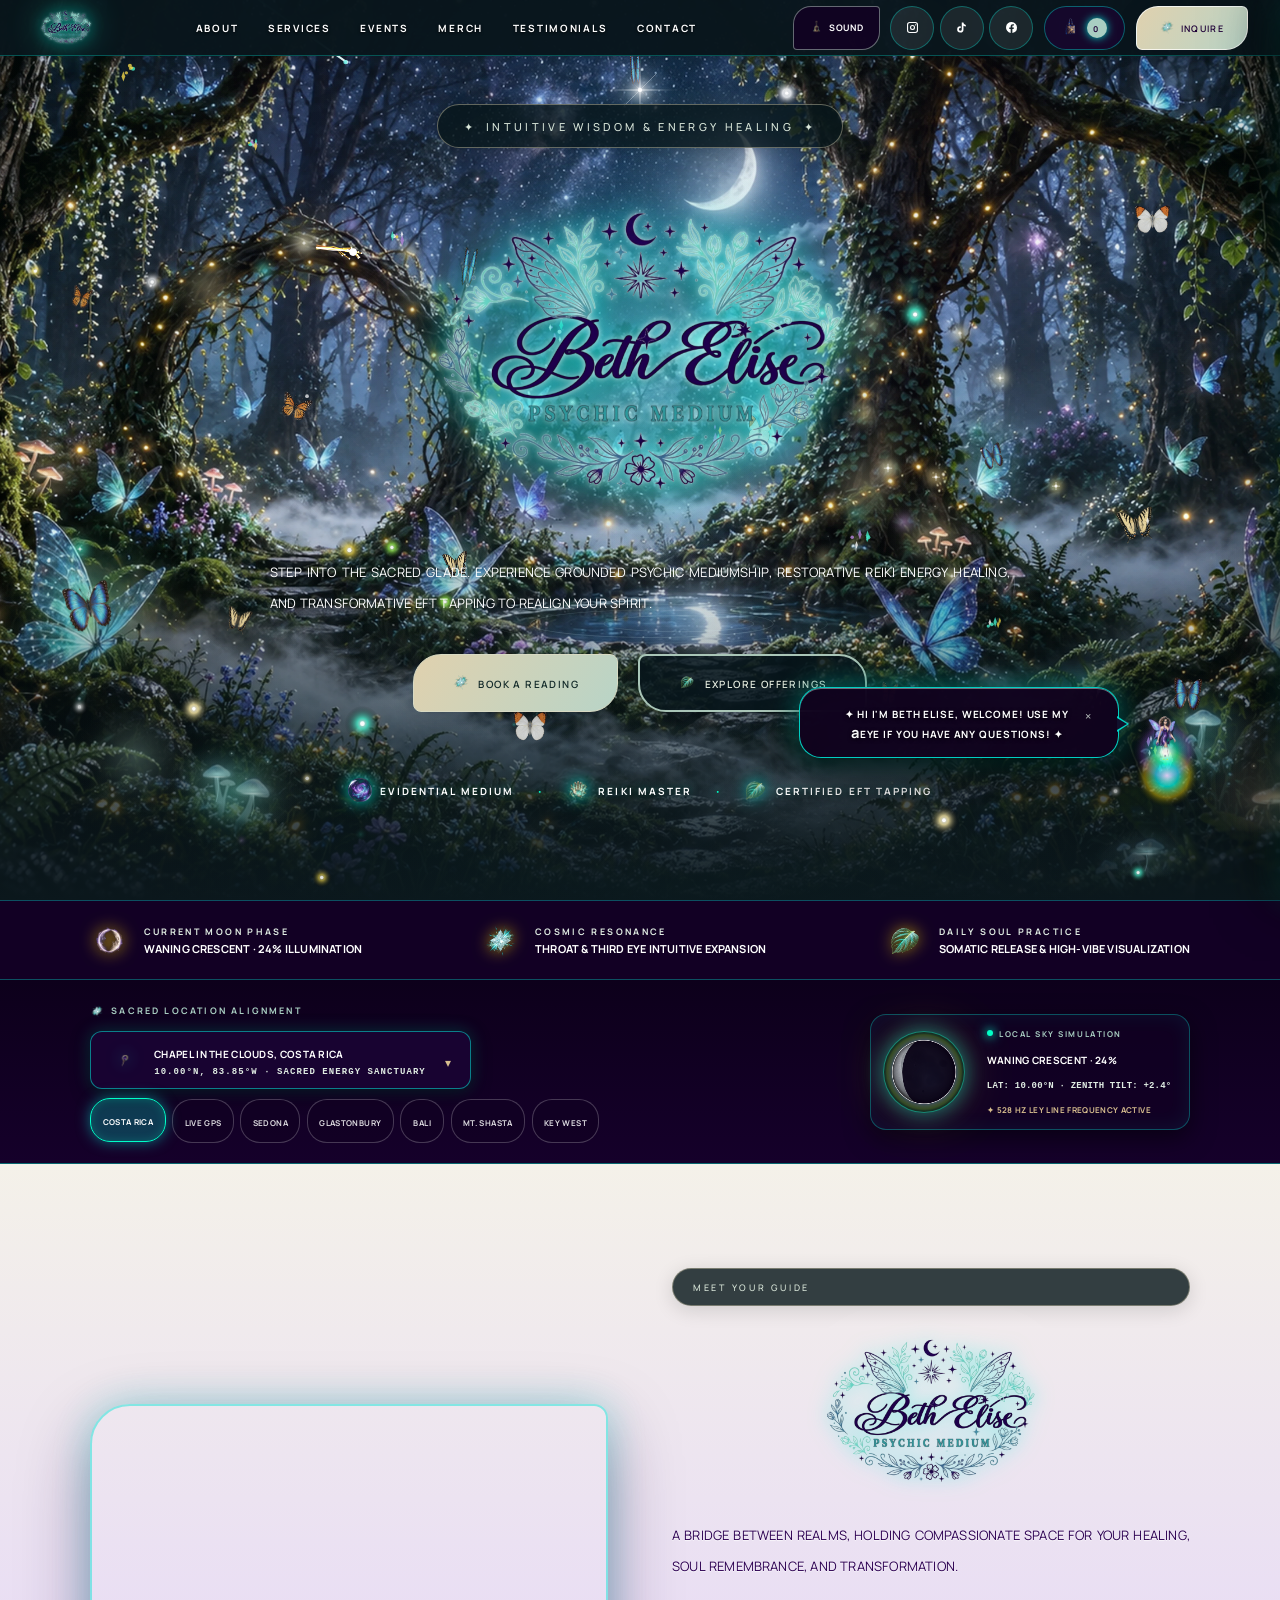
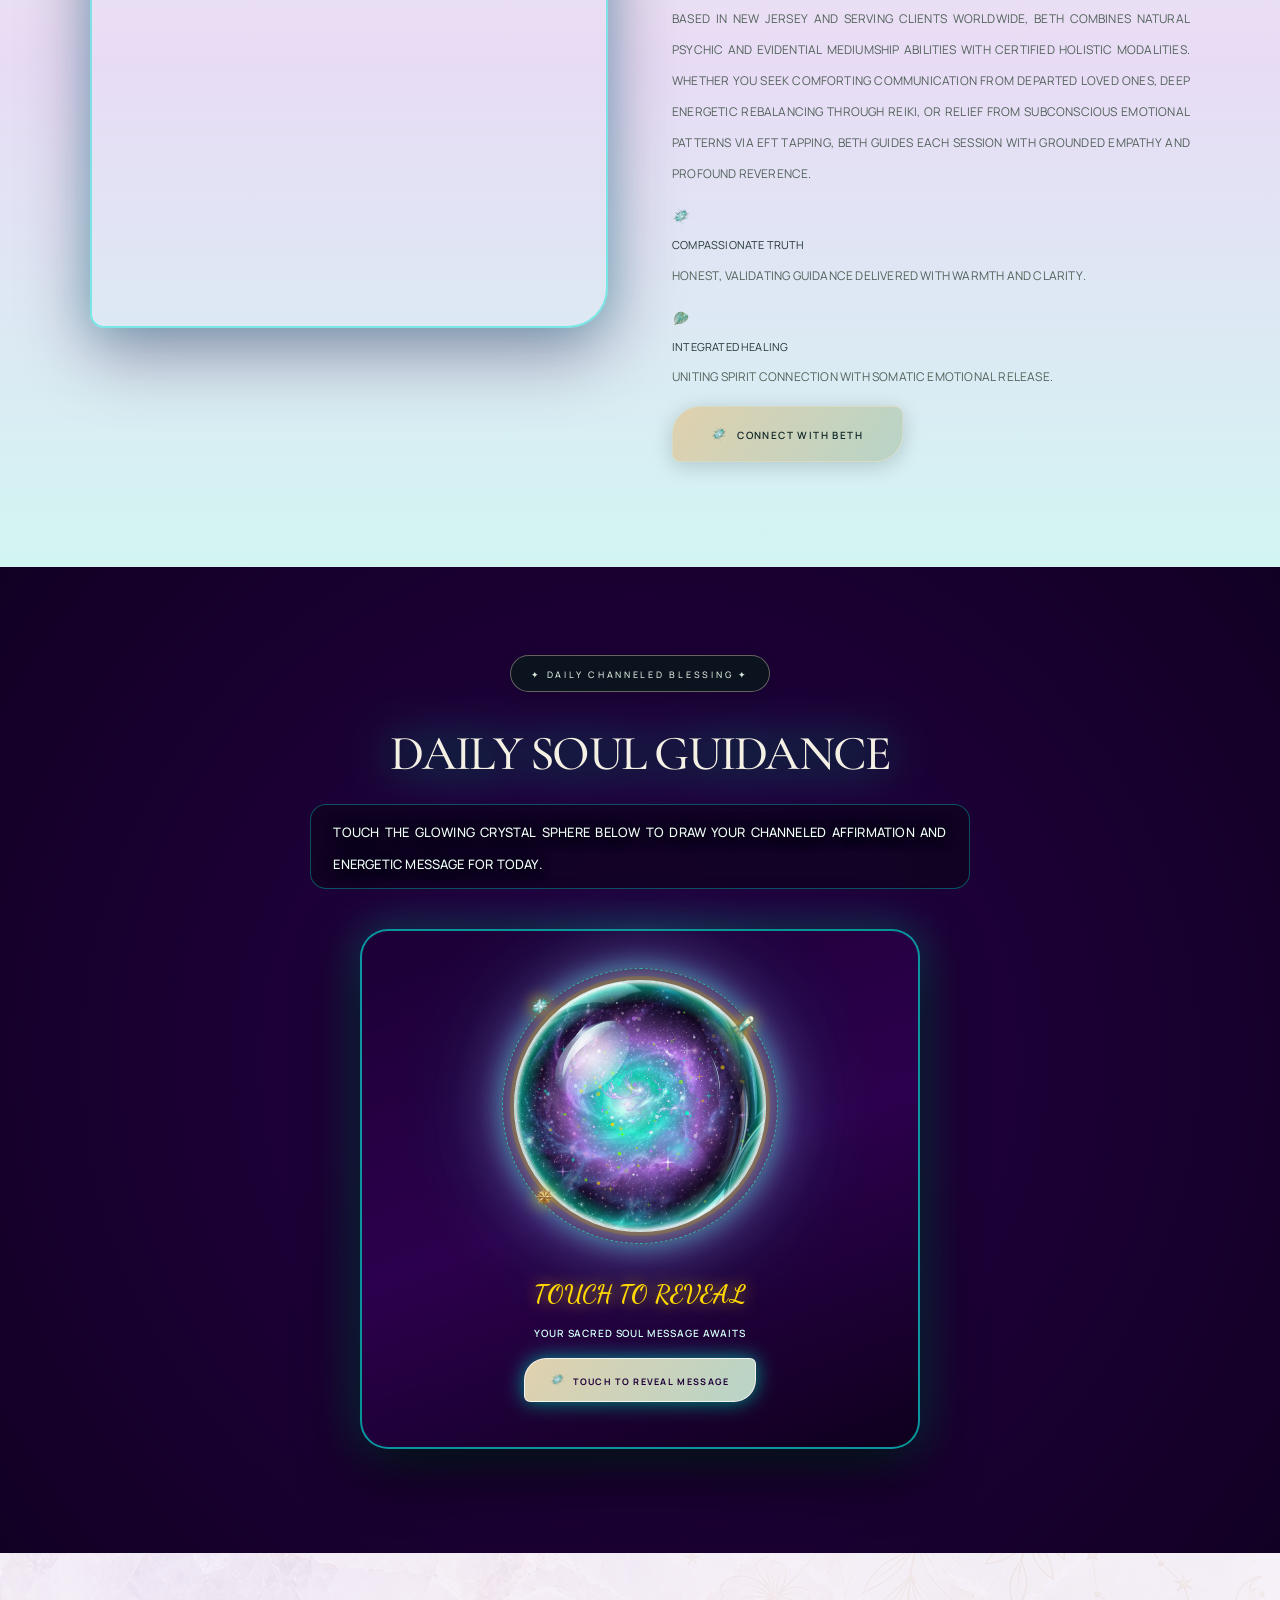
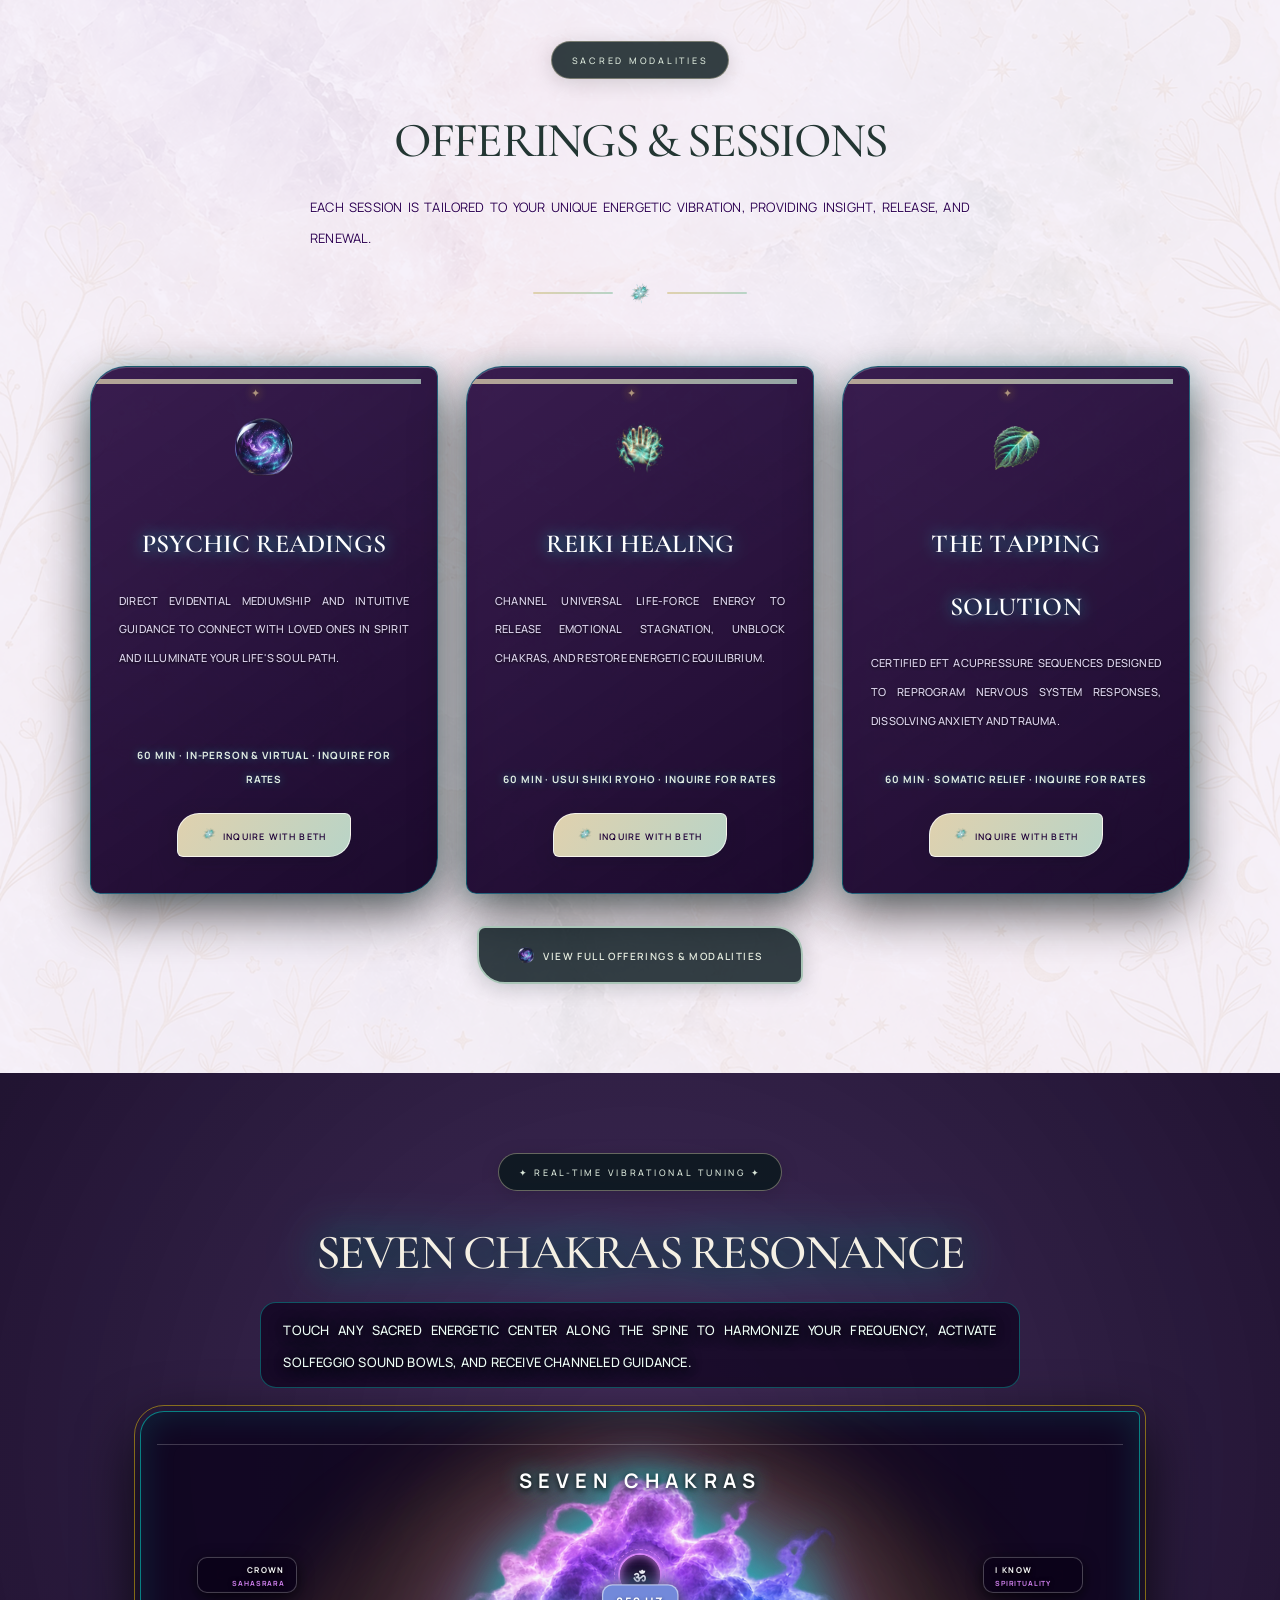
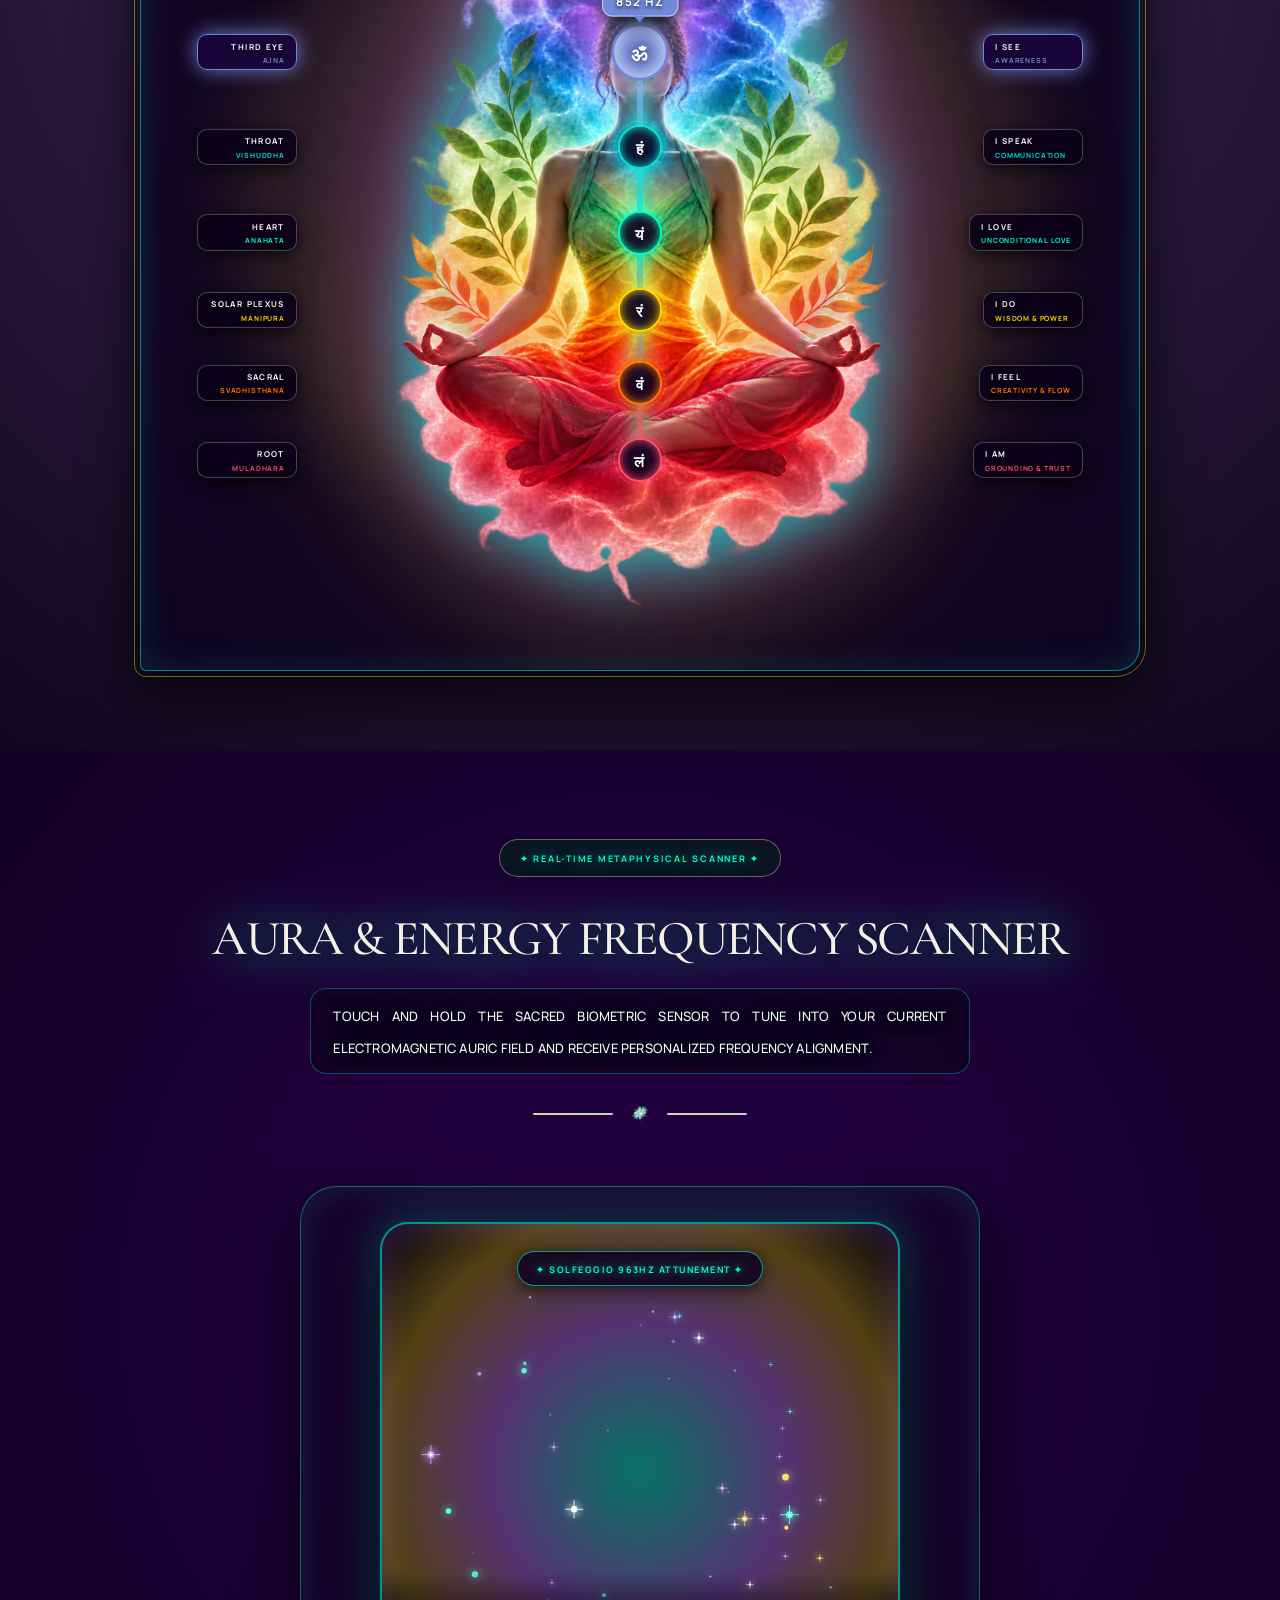
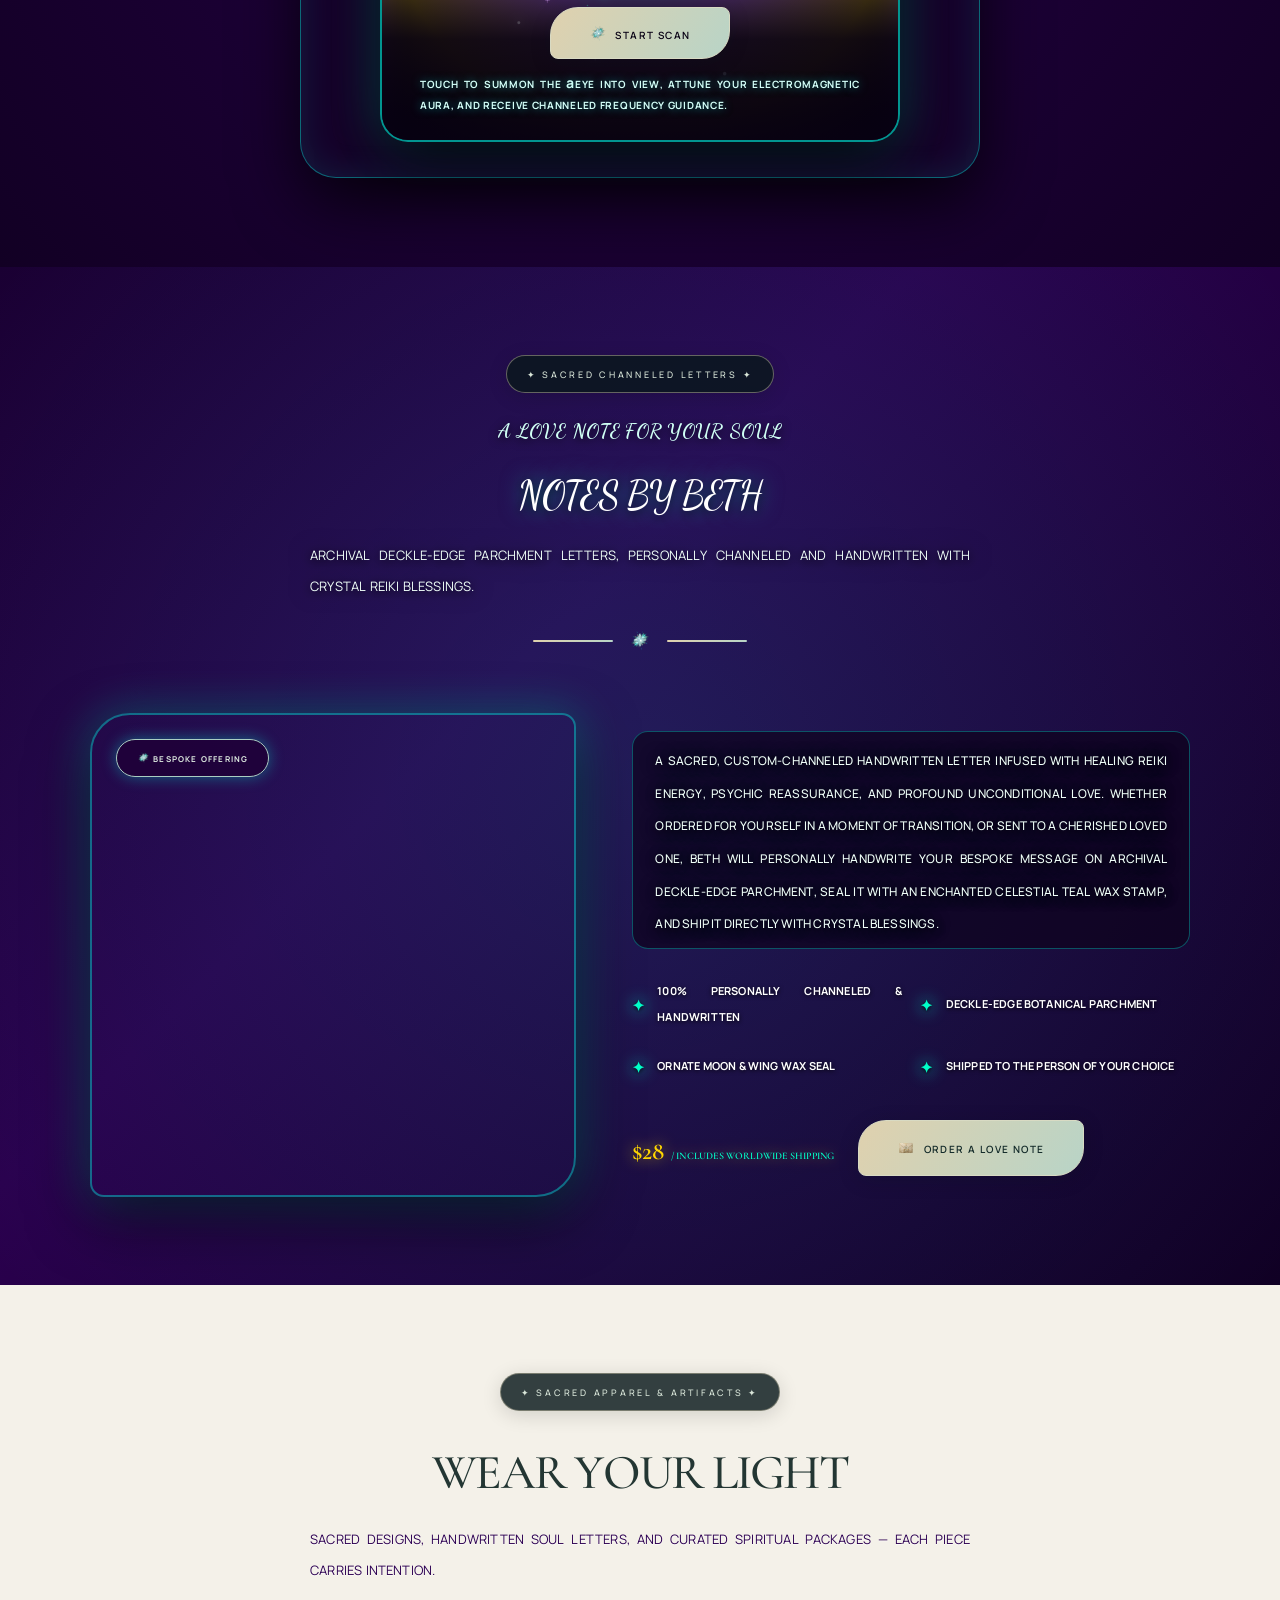
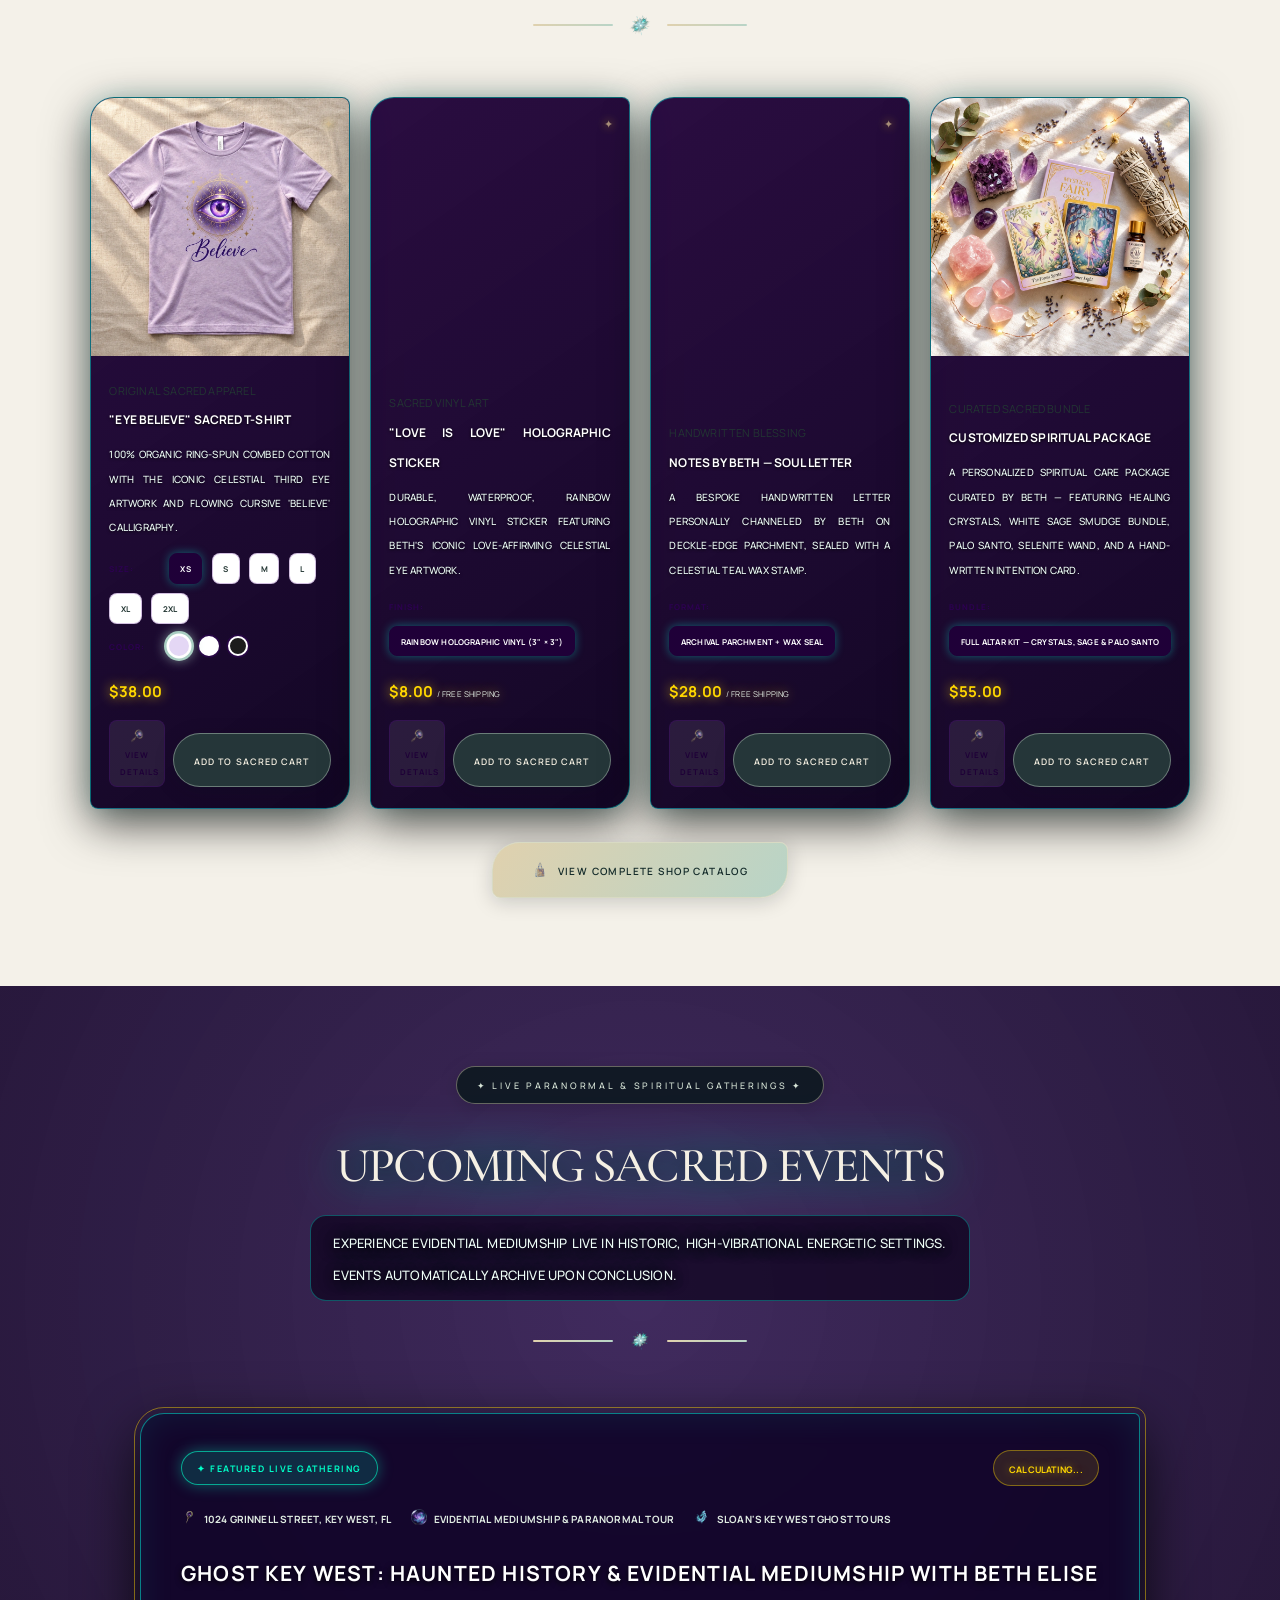
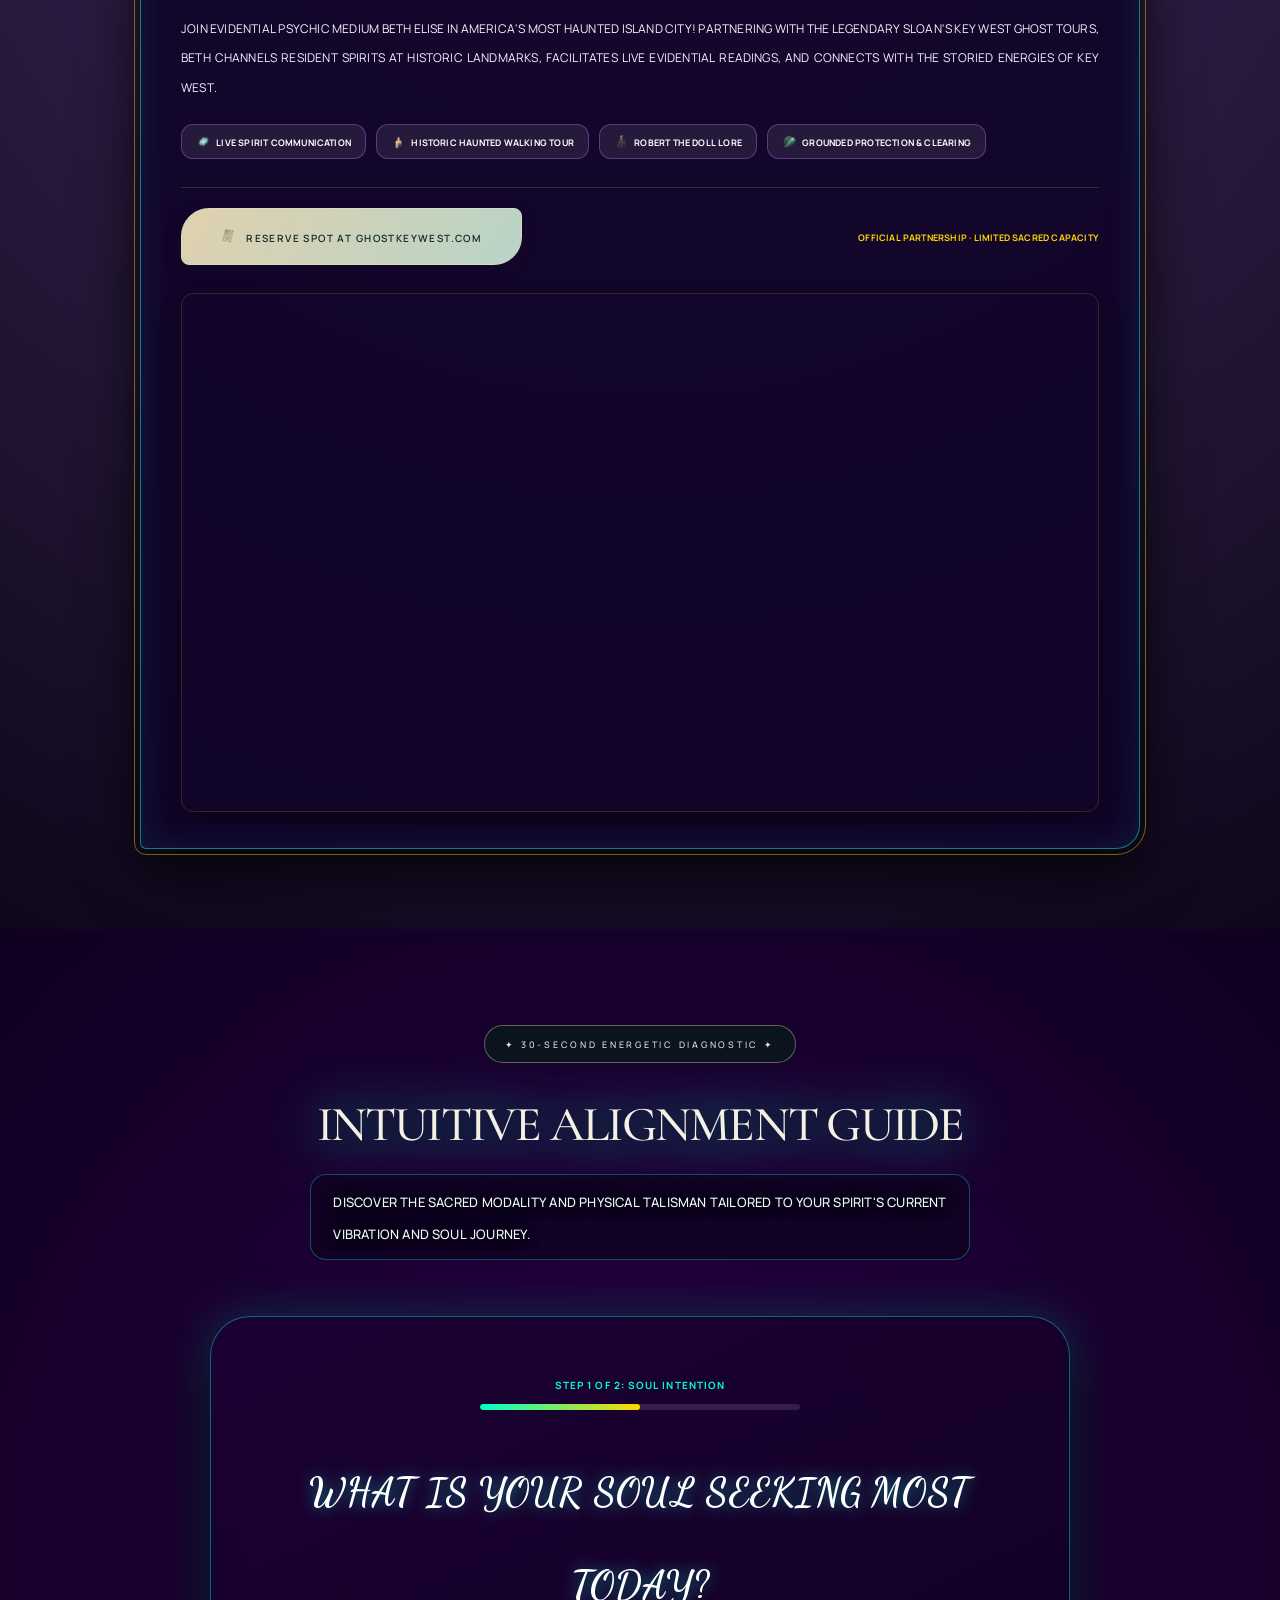
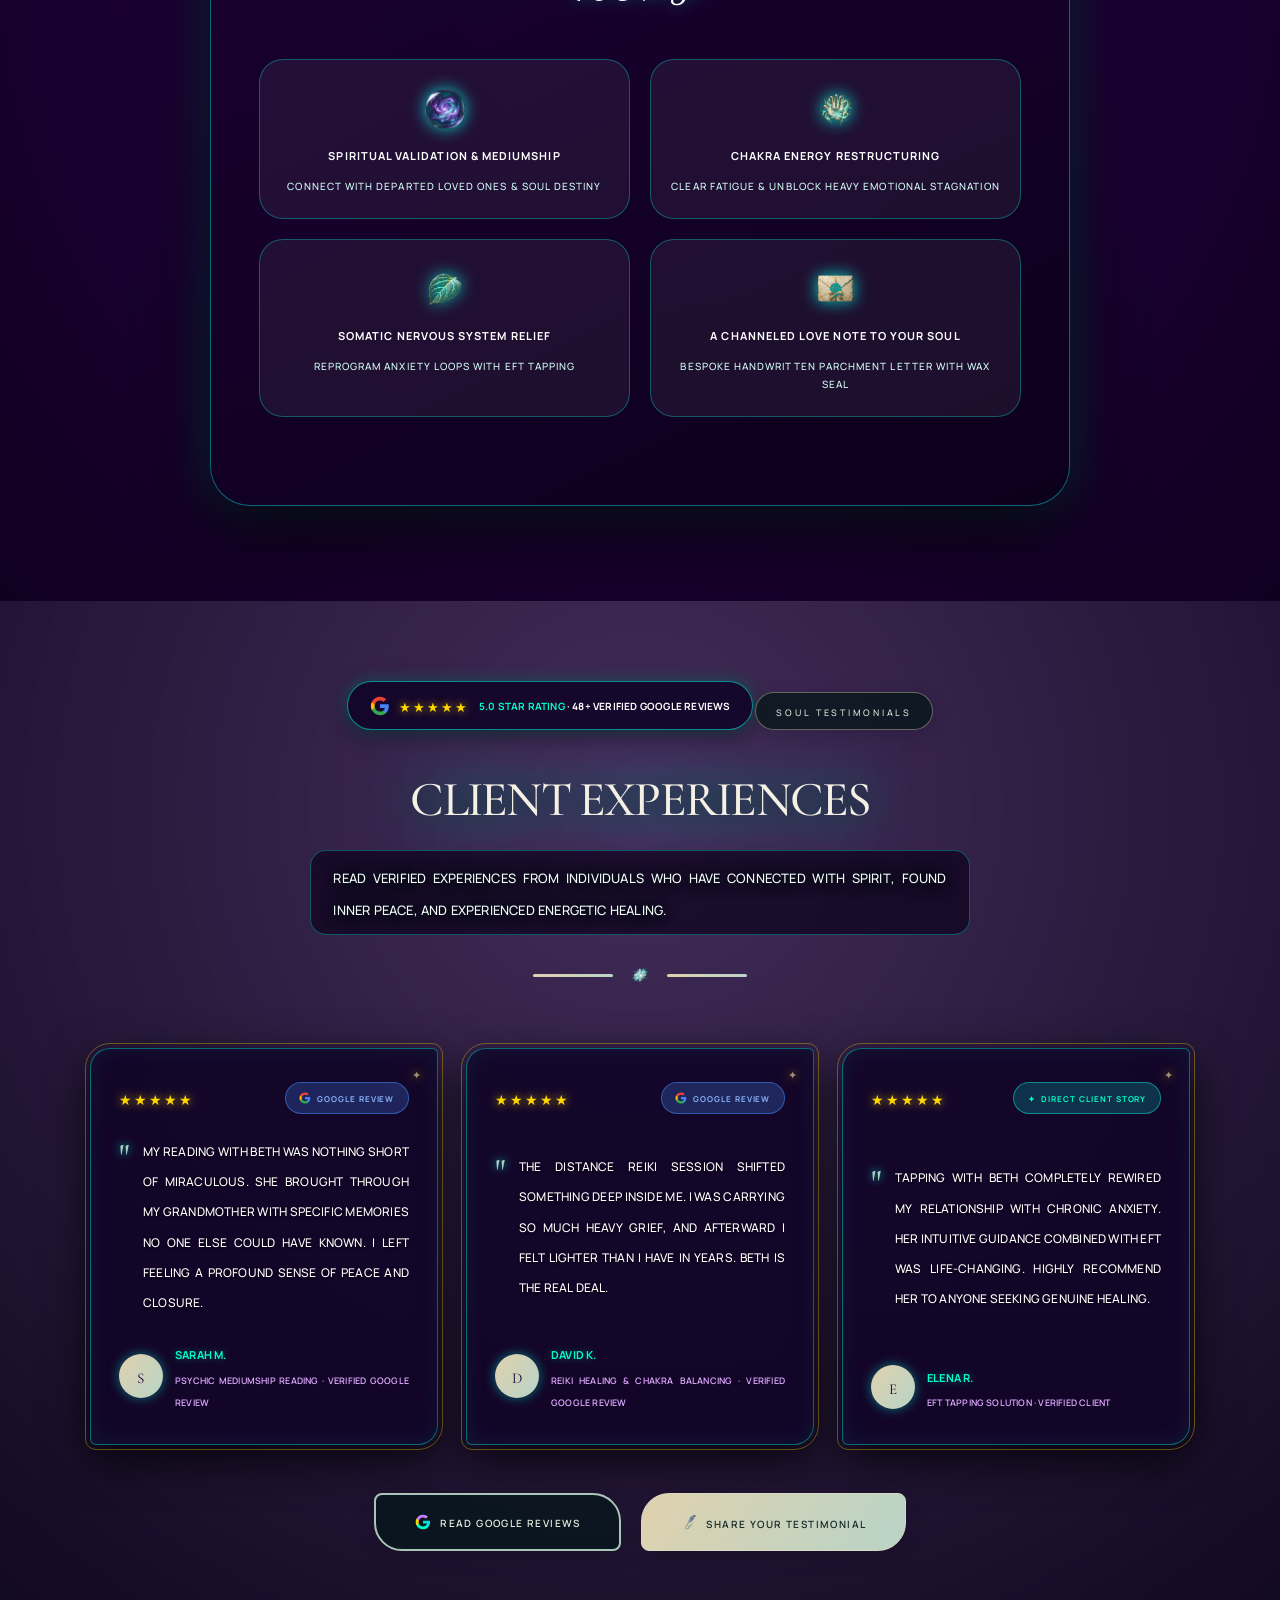
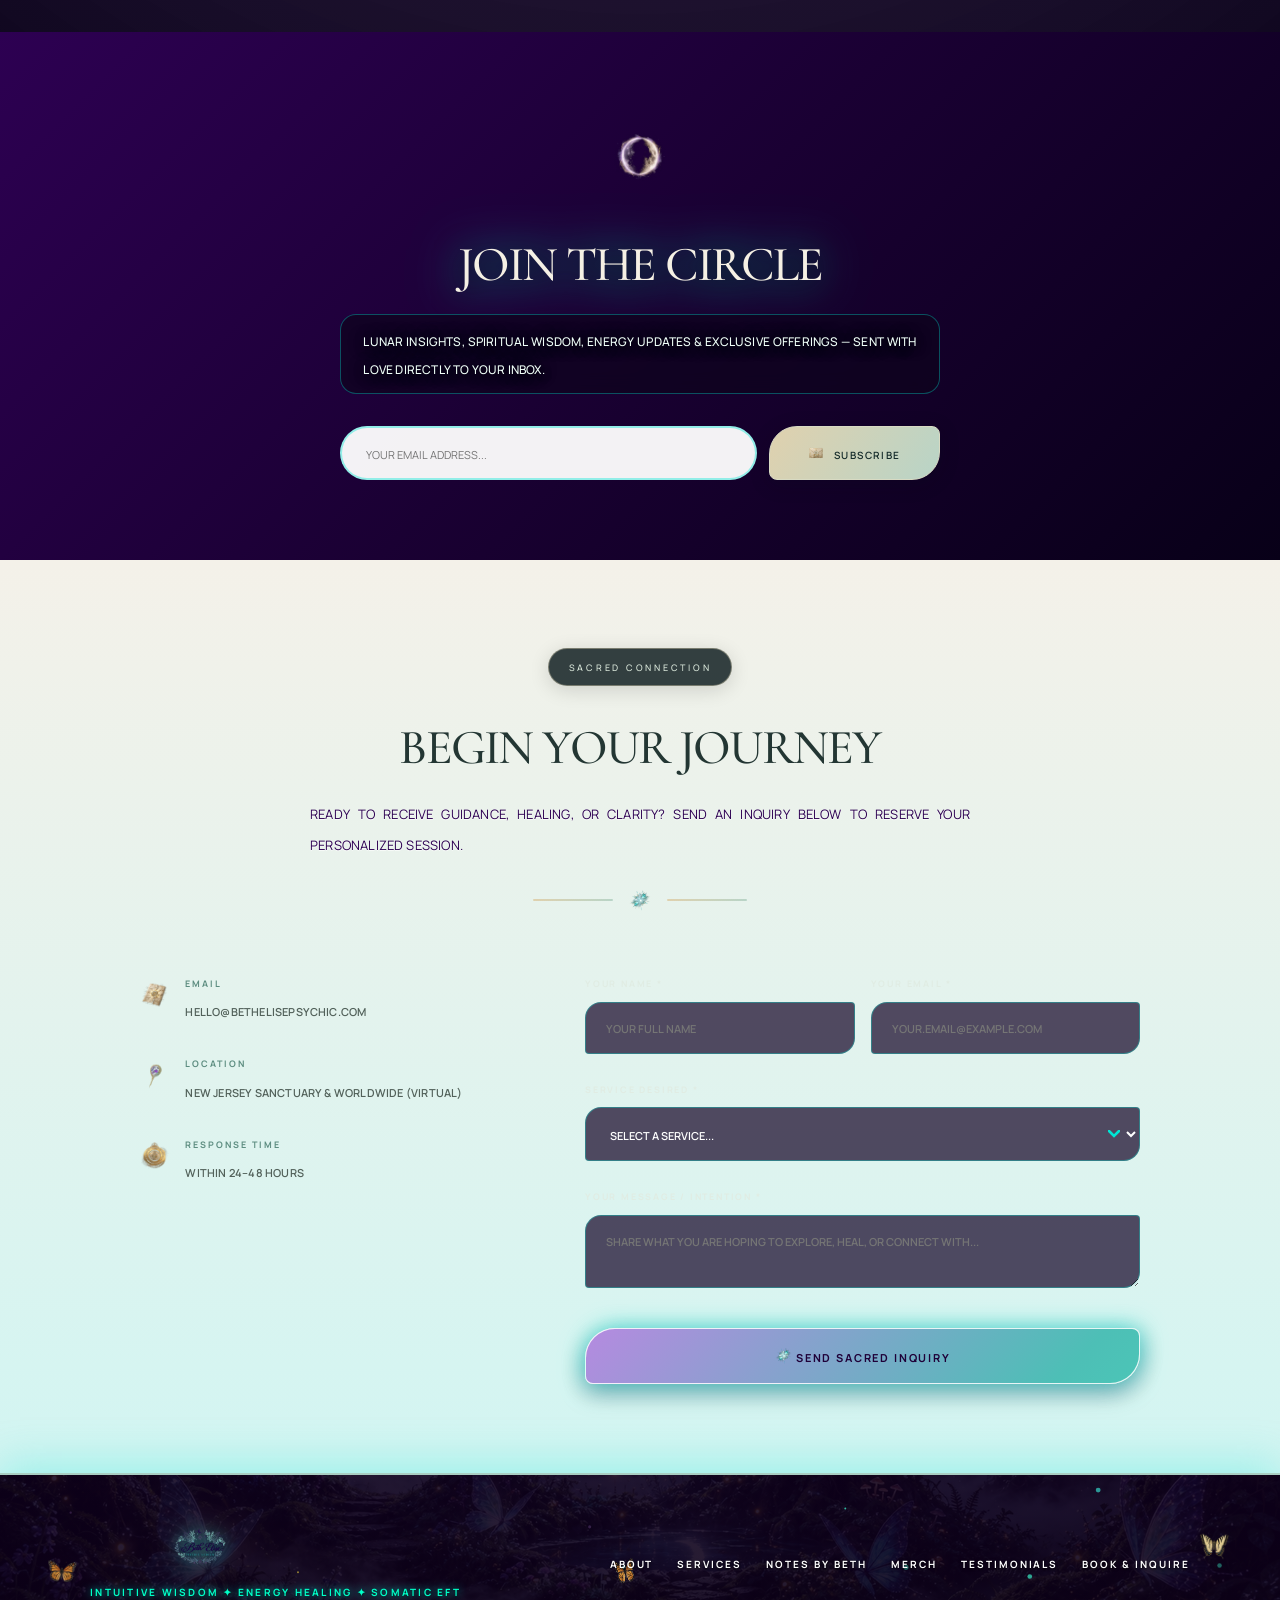
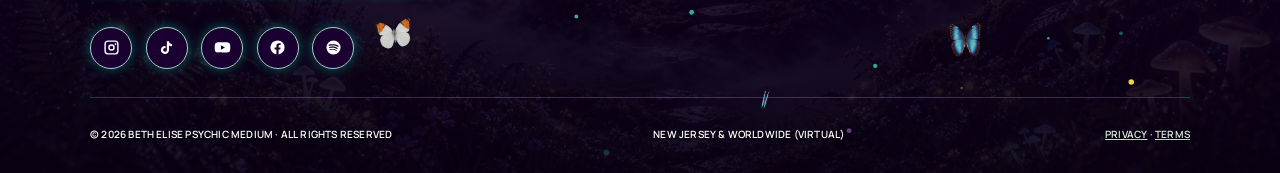
<file: index.html>
<!DOCTYPE html>
<html lang="en">
<head>
  <script>document.documentElement.classList.add('js');</script>  <!-- reveal-on-scroll is opt-in; without JS nothing is hidden -->
    <meta charset="UTF-8" />
  <meta name="viewport" content="width=device-width, initial-scale=1.0, viewport-fit=cover" />
  <meta name="description" content="Beth Elise — Psychic Medium, Reiki Healer & Certified Tapping Solution Practitioner. Book a reading, healing session, or connect with the spirit world. Located in New Jersey & available worldwide." />
  <meta name="keywords" content="psychic medium, reiki healing, tapping solution, EFT, spiritual readings, Beth Elise, New Jersey psychic" />
  <meta name="theme-color" content="#1F0038" />
  <title>Beth Elise | Psychic Medium · Reiki · Tapping</title>
  <!-- Self-hosted type; see tools/build_fonts.py -->
  <link rel="preload" href="fonts/manrope-400.woff2" as="font" type="font/woff2" crossorigin>
  <link rel="preload" href="fonts/cormorant-garamond-500.woff2" as="font" type="font/woff2" crossorigin>
  <link rel="stylesheet" href="css/fonts.css">
  <link rel="stylesheet" href="css/style.css?v=cinematic-v1" />
  <!-- ===== META: generated by tools/build_meta.py — do not edit ===== -->
  <link rel="canonical" href="https://jotsmedia.github.io/beth-elise-site/" />
  <meta property="og:site_name" content="Beth Elise Psychic Medium" />
  <meta property="og:type" content="website" />
  <meta property="og:locale" content="en_US" />
  <meta property="og:url" content="https://jotsmedia.github.io/beth-elise-site/" />
  <meta property="og:title" content="Beth Elise | Psychic Medium · Reiki · Tapping" />
  <meta property="og:description" content="Step into the light. Psychic readings, Reiki healing and EFT Tapping with certified practitioner Beth Elise." />
  <meta property="og:image" content="https://jotsmedia.github.io/beth-elise-site/images/og-card.jpg" />
  <meta property="og:image:width" content="1200" />
  <meta property="og:image:height" content="630" />
  <meta property="og:image:alt" content="The Beth Elise Psychic Medium wordmark over a moonlit enchanted forest" />
  <meta name="twitter:card" content="summary_large_image" />
  <meta name="twitter:title" content="Beth Elise | Psychic Medium · Reiki · Tapping" />
  <meta name="twitter:description" content="Step into the light. Psychic readings, Reiki healing and EFT Tapping with certified practitioner Beth Elise." />
  <meta name="twitter:image" content="https://jotsmedia.github.io/beth-elise-site/images/og-card.jpg" />
  <link rel="icon" href="images/favicon-32.png?v=5b" sizes="32x32" type="image/png" />
  <link rel="icon" href="images/favicon-192.png?v=5b" sizes="192x192" type="image/png" />
  <link rel="apple-touch-icon" href="images/favicon-180.png?v=5b" />
  <link rel="manifest" href="site.webmanifest" />
  <script type="application/ld+json">
{
  "@context": "https://schema.org",
  "@graph": [
    {
      "@type": "ProfessionalService",
      "@id": "https://jotsmedia.github.io/beth-elise-site/#business",
      "name": "Beth Elise Psychic Medium",
      "url": "https://jotsmedia.github.io/beth-elise-site/",
      "image": "https://jotsmedia.github.io/beth-elise-site/images/og-card.jpg",
      "email": "hello@bethelisepsychic.com",
      "description": "Step into the light. Psychic readings, Reiki healing and EFT Tapping with certified practitioner Beth Elise.",
      "priceRange": "$$",
      "address": {
        "@type": "PostalAddress",
        "addressRegion": "NJ",
        "addressCountry": "US"
      },
      "areaServed": [
        {
          "@type": "State",
          "name": "New Jersey"
        },
        {
          "@type": "Place",
          "name": "Worldwide (virtual sessions)"
        }
      ],
      "openingHoursSpecification": [
        {
          "@type": "OpeningHoursSpecification",
          "dayOfWeek": [
            "Tuesday",
            "Wednesday",
            "Thursday",
            "Friday",
            "Saturday"
          ],
          "opens": "10:00",
          "closes": "18:00"
        }
      ],
      "founder": {
        "@id": "https://jotsmedia.github.io/beth-elise-site/#beth"
      },
      "hasOfferCatalog": {
        "@type": "OfferCatalog",
        "name": "Sessions & Healing Modalities",
        "itemListElement": [
          {
            "@type": "Offer",
            "itemOffered": {
              "@type": "Service",
              "name": "Psychic Reading",
              "description": "Evidential mediumship connecting you with loved ones in spirit."
            }
          },
          {
            "@type": "Offer",
            "itemOffered": {
              "@type": "Service",
              "name": "Reiki Healing",
              "description": "Usui Reiki energy work to clear and rebalance the chakra system."
            }
          },
          {
            "@type": "Offer",
            "itemOffered": {
              "@type": "Service",
              "name": "EFT Tapping",
              "description": "Somatic acupressure tapping with a certified Tapping Solution practitioner."
            }
          }
        ]
      }
    },
    {
      "@type": "Person",
      "@id": "https://jotsmedia.github.io/beth-elise-site/#beth",
      "name": "Beth Elise",
      "jobTitle": "Psychic Medium, Reiki Practitioner & Certified Tapping Practitioner",
      "url": "https://jotsmedia.github.io/beth-elise-site/pages/about.html",
      "worksFor": {
        "@id": "https://jotsmedia.github.io/beth-elise-site/#business"
      }
    }
  ]
}
  </script>
  <!-- ===== END META ===== -->
        <script>
    // Smart scroll restoration: force top on fresh load/refresh, but natively allow scroll restoration on Back/Forward.
    if ('scrollRestoration' in history) {
      const navEntries = performance.getEntriesByType('navigation');
      const isBackForward = navEntries.length > 0 && navEntries[0].type === 'back_forward';
      
      // If it's a fresh load or refresh, briefly disable restoration to prevent jumping down
      if (!isBackForward) {
        history.scrollRestoration = 'manual';
      }
    }
    
    window.addEventListener('pageshow', function(event) {
      const navEntries = performance.getEntriesByType('navigation');
      const isBackForward = event.persisted || (navEntries.length > 0 && navEntries[0].type === 'back_forward');
      
      if (!isBackForward) {
        window.scrollTo(0, 0);
      }
      
      // Re-enable automatic scroll restoration after load so future Back/Forward navigations work normally
      setTimeout(() => {
        if (!isBackForward) {
          window.scrollTo(0, 0); // Re-assert scroll to top on mobile 
        }
        if ('scrollRestoration' in history) {
          history.scrollRestoration = 'auto';
        }
      }, 150);
    });
  </script>
  <link rel="stylesheet" href="css/cinematic-fonts.css?v=1" />
  <link rel="stylesheet" href="css/cinematic.css?v=final-v6" />
  <link rel="stylesheet" href="css/delivery.css?v=6" />
  <script src="js/render-budget.js?v=6"></script>
  <script src="js/realistic-eye.js?v=6"></script>
</head>
<body style="overflow: hidden; touch-action: none;">
  <a class="skip-link" href="#main-content">Skip to main content</a>

  <!-- ✦ ENCHANTED PRELOADER (Circular aEYE Engine with Orbiting Stardust — NO TEAR DUCT) ✦ -->
  <div id="site-preloader" class="preloader" aria-hidden="true">
    <div class="preloader__inner">
      <div class="preloader__orb" id="preloader-orb">
        <canvas id="preloader-eye-canvas" width="200" height="200" aria-hidden="true"></canvas>
        <span class="assistant-pulse-ring"></span>
        <span class="assistant-sparkle-dot"><span class="pico pico--sparkle" aria-hidden="true"></span></span>
      </div>
      <img srcset="images/display/logo-192.webp 192w, images/display/logo-480.webp 480w, images/display/logo-960.webp 960w, images/display/logo-1440.webp 1440w, images/logo.webp?v=5d 4096w" sizes="(max-width: 480px) 85vw, 416px" src="images/logo.webp?v=5d" onerror="this.onerror=null;this.removeAttribute('srcset');this.src='images/logo.png?v=5d'" alt="Beth Elise Psychic Medium" class="preloader__logo" fetchpriority="high" decoding="async" width="640" height="429">
      <div class="preloader__bar">
        <div class="preloader__progress"></div>
      </div>
      <p class="preloader__text" id="preloader-status-text">Aligning with the Spirits &amp; Light...</p>
    </div>
  </div>
  <script>
    (function(){
      // Images are loaded by their visible HTML/CSS or canvas consumer.
      // No whole-site eager decode cache: the old 17-image cache pinned ~958 MiB.
      var canvas = document.getElementById('preloader-eye-canvas');
      var orb = document.getElementById('preloader-orb');
      var p = document.getElementById('site-preloader');
      if (!canvas || !p) return;

      var ctx = canvas.getContext('2d');
      var cw = canvas.width, ch = canvas.height;
      var eyeDpr = window.BethGraphics.pixelRatio(cw, ch);
      canvas.width = Math.round(cw * eyeDpr);
      canvas.height = Math.round(ch * eyeDpr);
      ctx.setTransform(eyeDpr, 0, 0, eyeDpr, 0, 0);
      var cx = cw * 0.5, cy = ch * 0.5;
      var targetX = 0, targetY = 0, curX = 0, curY = 0;
      var nextBlink = performance.now() + 1800;
      var blinkPhase = 0;
      var lastSaccade = 0, saccadeX = 0, saccadeY = 0;
      var isDismissing = false;
      var loadStartTime = performance.now();

      var preloaderIrisImg = new Image();
      preloaderIrisImg.src = window.BethGraphics.assetUrl('images/photorealistic_purple_iris_orb.webp');

      // 12 Orbiting Stardust Sparkles
      var stardust = [];
      for (var s = 0; s < 12; s++) {
        stardust.push({
          angle: (s / 12) * Math.PI * 2,
          radius: 80 + (s % 3) * 6,
          speed: 0.0014 + (s % 2) * 0.0008,
          size: 2.2 + (s % 3) * 1.0,
          color: ['#00FFC8', '#FFD700', '#C77DFF', '#FFFFFF'][s % 4]
        });
      }

      function renderPreloaderEye(now) {
        ctx.clearRect(0, 0, cw, ch);

        // 1. Radiant Aura Halo
        var pulse = 1.0 + Math.sin(now * 0.003) * 0.08;
        var ringGrad = ctx.createRadialGradient(cx, cy, 45, cx, cy, 94 * pulse);
        ringGrad.addColorStop(0, 'rgba(0, 229, 212, 0.45)');
        ringGrad.addColorStop(0.5, 'rgba(157, 78, 221, 0.3)');
        ringGrad.addColorStop(0.85, 'rgba(255, 215, 0, 0.15)');
        ringGrad.addColorStop(1, 'transparent');
        ctx.fillStyle = ringGrad;
        ctx.beginPath();
        ctx.arc(cx, cy, 94 * pulse, 0, Math.PI * 2);
        ctx.fill();

        // 2. Orbiting Stardust Sparkles
        stardust.forEach(function(sp) {
          sp.angle += sp.speed * 16;
          var sx = cx + Math.cos(sp.angle) * sp.radius;
          var sy = cy + Math.sin(sp.angle) * (sp.radius * 0.88);
          var a = 0.4 + 0.6 * (0.5 + 0.5 * Math.sin(sp.angle + now * 0.002));
          ctx.save();
          ctx.globalAlpha = a;
          ctx.fillStyle = sp.color;
          ctx.beginPath();
          ctx.arc(sx, sy, sp.size, 0, Math.PI * 2);
          ctx.fill();
          ctx.restore();
        });

        // 3. Gaze Exploration (Saccades) -> Locks Dead Center
        var elapsed = now - loadStartTime;
        if (elapsed < 2600) {
          if (now - lastSaccade > (350 + Math.random() * 320)) {
            lastSaccade = now;
            var angle = Math.random() * Math.PI * 2;
            var dist = 12 + Math.random() * 16;
            saccadeX = Math.cos(angle) * dist;
            saccadeY = Math.sin(angle) * (dist * 0.65);
          }
          curX += (saccadeX - curX) * 0.18;
          curY += (saccadeY - curY) * 0.18;
        } else {
          curX += (0 - curX) * 0.22;
          curY += (0 - curY) * 0.22;
        }

        // 4. Biological Eyelid Blinks
        if (now > nextBlink) {
          var el = (now - nextBlink) / 180;
          if (el < 0.5) blinkPhase = el * 2;
          else if (el < 1.0) blinkPhase = (1.0 - el) * 2;
          else {
            blinkPhase = 0;
            nextBlink = now + 2000 + Math.random() * 2200;
          }
        }

        if (window.BethRealisticEye && window.BethRealisticEye.draw(ctx, cx, cy, 68, curX / 26, curY / 18, blinkPhase)) {
          if (!isDismissing) requestAnimationFrame(renderPreloaderEye);
          return;
        }

        var r = 68;
        ctx.save();
        ctx.translate(cx, cy);

        var aw = r * 1.58;
        var ah = r * 0.96;

        // 5. Asymmetric Natural Almond Eye Outline
        ctx.save();
        ctx.beginPath();
        ctx.moveTo(-aw * 0.50, 0);
        ctx.bezierCurveTo(-aw * 0.32, -ah * 0.60, aw * 0.16, -ah * 0.54, aw * 0.50, -ah * 0.04);
        ctx.bezierCurveTo(aw * 0.22, ah * 0.52, -aw * 0.30, ah * 0.44, -aw * 0.50, 0);
        ctx.closePath();
        ctx.clip();

        // 6. Clean Pearlescent Sclera with Celestial Depth (NO PINK TEAR DUCT, NO RED BLOOD VESSELS)
        var scleraGrad = ctx.createRadialGradient(0, -ah * 0.1, 0, 0, 0, r * 0.88);
        scleraGrad.addColorStop(0, '#FFFFFF');
        scleraGrad.addColorStop(0.55, '#FAF6FE');
        scleraGrad.addColorStop(0.82, '#E8DCF6');
        scleraGrad.addColorStop(1, '#C8ACEC');
        ctx.fillStyle = scleraGrad;
        ctx.fillRect(-aw * 0.65, -ah * 0.65, aw * 1.3, ah * 1.3);

        // 7. Macro-Photorealistic Purple Iris with Final-Phase Glow & Pupil Dilation
        var irisR = r * 0.41;
        var ix = curX * 0.45;
        var iy = curY * 0.38;

        var isFinalPhase = elapsed > 2400;
        var purpleAuraPulse = isFinalPhase ? (1.0 + 0.18 * Math.sin(now * 0.009)) : 1.0;

        ctx.save();
        ctx.translate(ix, iy);

        // Outer Bio-Luminescent Purple Iris Corona Flare
        var irisCorona = ctx.createRadialGradient(0, 0, irisR * 0.75, 0, 0, irisR * 1.35 * purpleAuraPulse);
        irisCorona.addColorStop(0, 'rgba(224, 170, 255, 0.95)');
        irisCorona.addColorStop(0.35, 'rgba(199, 125, 255, 0.85)');
        irisCorona.addColorStop(0.70, 'rgba(157, 78, 221, 0.65)');
        irisCorona.addColorStop(0.92, 'rgba(114, 9, 183, 0.35)');
        irisCorona.addColorStop(1, 'transparent');
        ctx.fillStyle = irisCorona;
        ctx.beginPath();
        ctx.arc(0, 0, irisR * 1.35 * purpleAuraPulse, 0, Math.PI * 2);
        ctx.fill();

        if (preloaderIrisImg.complete && preloaderIrisImg.naturalWidth > 0) {
          ctx.save();
          // REMOVED nested clip to fix Safari rendering dropout
          ctx.drawImage(preloaderIrisImg, -irisR, -irisR, irisR * 2, irisR * 2);

          var irisGlowGrad = ctx.createRadialGradient(0, 0, irisR * 0.1, 0, 0, irisR);
          irisGlowGrad.addColorStop(0, 'rgba(224, 170, 255, 0.60)');
          irisGlowGrad.addColorStop(0.35, 'rgba(199, 125, 255, 0.45)');
          irisGlowGrad.addColorStop(0.70, 'rgba(157, 78, 221, 0.40)');
          irisGlowGrad.addColorStop(1, 'transparent');
          ctx.fillStyle = irisGlowGrad;
          ctx.beginPath();
          ctx.arc(0, 0, irisR, 0, Math.PI * 2);
          ctx.fill();
          ctx.restore();
        } else {
          var irisGrad = ctx.createRadialGradient(0, 0, 0, 0, 0, irisR);
          irisGrad.addColorStop(0, '#06000e');
          irisGrad.addColorStop(0.18, '#1e0038');
          irisGrad.addColorStop(0.42, '#480ca8');
          irisGrad.addColorStop(0.68, '#6a0dad');
          irisGrad.addColorStop(0.86, '#8b2fc9');
          irisGrad.addColorStop(0.95, '#560bad');
          irisGrad.addColorStop(1, '#0e001c');
          ctx.fillStyle = irisGrad;
          ctx.beginPath();
          ctx.arc(0, 0, irisR, 0, Math.PI * 2);
          ctx.fill();

          // Radiating Sinusoidal Collagen Stroma Fibers
          var numFibers = 48;
          for (var f = 0; f < numFibers; f++) {
            var fAng = (f / numFibers) * Math.PI * 2;
            var wave = Math.sin(f * 3.5 + now * 0.0015) * (irisR * 0.04);
            var fLen1 = irisR * 0.28;
            var fLen2 = irisR * (0.88 + 0.08 * Math.sin(f * 2.2));

            if (f % 5 === 0) {
              ctx.strokeStyle = 'rgba(255, 215, 0, 0.40)';
              ctx.lineWidth = 0.6;
            } else if (f % 5 === 2) {
              ctx.strokeStyle = 'rgba(0, 255, 200, 0.32)';
              ctx.lineWidth = 0.55;
            } else if (f % 2 === 0) {
              ctx.strokeStyle = 'rgba(199, 125, 255, 0.55)';
              ctx.lineWidth = 0.7;
            } else {
              ctx.strokeStyle = 'rgba(123, 44, 191, 0.45)';
              ctx.lineWidth = 0.5;
            }

            var cosA = Math.cos(fAng);
            var sinA = Math.sin(fAng);
            var perpX = -sinA * wave;
            var perpY = cosA * wave;

            ctx.beginPath();
            ctx.moveTo(cosA * fLen1, sinA * fLen1);
            ctx.quadraticCurveTo(
              cosA * (fLen1 + (fLen2 - fLen1) * 0.5) + perpX,
              sinA * (fLen1 + (fLen2 - fLen1) * 0.5) + perpY,
              cosA * fLen2,
              sinA * fLen2
            );
            ctx.stroke();
          }
        }

        ctx.shadowBlur = 0;

        // 8. Deep Obsidian Pupil with Dynamic Dilation / Contraction
        var pupilDilation = isFinalPhase ? (0.34 + 0.10 * Math.sin(now * 0.008)) : 0.34;
        var pupilR = irisR * pupilDilation;
        ctx.fillStyle = '#06000c';
        ctx.beginPath();
        ctx.arc(0, 0, pupilR, 0, Math.PI * 2);
        ctx.fill();

        // 9. Dual Diamond Starlight Specular Glints
        ctx.fillStyle = '#FFFFFF';
        ctx.beginPath();
        ctx.arc(-irisR * 0.25, -irisR * 0.25, 2.4, 0, Math.PI * 2);
        ctx.fill();

        ctx.beginPath();
        ctx.arc(irisR * 0.22, irisR * 0.20, 1.4, 0, Math.PI * 2);
        ctx.fill();

        ctx.restore(); // end iris translate

        // 10. Smooth Eyelid Blink Cover
        if (blinkPhase > 0) {
          ctx.fillStyle = '#140026';
          var bh = ah * 0.65 * blinkPhase;

          // Upper Eyelid
          ctx.beginPath();
          ctx.moveTo(-aw * 0.6, -ah * 0.6);
          ctx.lineTo(aw * 0.6, -ah * 0.6);
          ctx.lineTo(aw * 0.6, -ah * 0.6 + bh);
          ctx.quadraticCurveTo(0, -ah * 0.6 + bh * 1.4, -aw * 0.6, -ah * 0.6 + bh);
          ctx.closePath();
          ctx.fill();

          // Lower Eyelid
          ctx.beginPath();
          ctx.moveTo(-aw * 0.6, ah * 0.6);
          ctx.lineTo(aw * 0.6, ah * 0.6);
          ctx.lineTo(aw * 0.6, ah * 0.6 - bh);
          ctx.quadraticCurveTo(0, ah * 0.6 - bh * 1.4, -aw * 0.6, ah * 0.6 - bh);
          ctx.closePath();
          ctx.fill();
        }

        ctx.restore(); // end almond clip

        // Gold Almond Eyelid Rim Border
        ctx.strokeStyle = 'rgba(255, 215, 0, 0.85)';
        ctx.lineWidth = 1.8;
        ctx.beginPath();
        ctx.moveTo(-aw * 0.50, 0);
        ctx.bezierCurveTo(-aw * 0.32, -ah * 0.60, aw * 0.16, -ah * 0.54, aw * 0.50, -ah * 0.04);
        ctx.bezierCurveTo(aw * 0.22, ah * 0.52, -aw * 0.30, ah * 0.44, -aw * 0.50, 0);
        ctx.closePath();
        ctx.stroke();

        // Lush Curved Eyelashes Along Almond Arch
        var numPreloaderLashes = 18;
        ctx.save();
        ctx.lineCap = 'round';
        for (var l = 0; l < numPreloaderLashes; l++) {
          var t = l / (numPreloaderLashes - 1);
          var lx = -aw * 0.44 + t * (aw * 0.88);
          var normX = (t - 0.5) * 2;
          var archY = -ah * 0.50 * Math.sqrt(Math.max(0, 1 - normX * normX));
          var ly = blinkPhase > 0.005 ? (archY + blinkPhase * (ah * 0.35)) : archY;

          var centerDist = 1 - Math.abs(t - 0.5) * 1.25;
          var lengthFactor = Math.max(0.42, centerDist);
          var lashLen = (r * 0.32) * lengthFactor;

          var baseAng = -Math.PI * 0.5 + (t - 0.5) * 0.95;
          var blinkTilt = blinkPhase * 0.75;
          var finalAng = baseAng + (t < 0.5 ? -blinkTilt : blinkTilt);

          var ctrlX = lx + Math.cos(finalAng) * (lashLen * 0.55) + (t - 0.5) * (r * 0.08);
          var ctrlY = ly + Math.sin(finalAng) * (lashLen * 0.55);
          var tipX = lx + Math.cos(finalAng + (t - 0.5) * 0.30) * lashLen;
          var tipY = ly + Math.sin(finalAng + (t - 0.5) * 0.30) * lashLen;

          ctx.strokeStyle = '#080112';
          ctx.lineWidth = Math.max(1.0, r * 0.032 * lengthFactor);
          ctx.beginPath();
          ctx.moveTo(lx, ly);
          ctx.quadraticCurveTo(ctrlX, ctrlY, tipX, tipY);
          ctx.stroke();

          if (l % 3 === 0) {
            ctx.fillStyle = l % 2 === 0 ? '#FFD700' : '#00FFC8';
            ctx.beginPath();
            ctx.arc(tipX, tipY, Math.max(0.7, r * 0.018), 0, Math.PI * 2);
            ctx.fill();
          }
        }
        ctx.restore();

        ctx.restore(); // end canvas translate

        if (!isDismissing) requestAnimationFrame(renderPreloaderEye);
      }

      requestAnimationFrame(renderPreloaderEye);

      // Preloader Dismissal & Smooth Handoff to Avatar Intro
      function dismissPreloader() {
        if (isDismissing) return;
        isDismissing = true;

        if (orb) {
          var orbRect = orb.getBoundingClientRect();
          var targetX = window.innerWidth - 65;
          var targetY = window.innerHeight - 65;

          orb.style.position = 'fixed';
          orb.style.left = orbRect.left + 'px';
          orb.style.top = orbRect.top + 'px';
          orb.style.margin = '0';
          orb.style.zIndex = '1000001';
          
          // Force layout reflow so the browser registers the initial position before transitioning
          orb.offsetHeight; 
          
          orb.style.transition = 'all 0.65s cubic-bezier(0.25, 1, 0.5, 1)';

          requestAnimationFrame(function() {
            orb.style.left = (targetX - 38) + 'px';
            orb.style.top = (targetY - 38) + 'px';
            orb.style.transform = 'scale(0.63)';
            orb.style.opacity = '0.95';
          });

          var inner = document.querySelector('.preloader__inner');
          if (inner) {
            inner.style.transition = 'opacity 0.4s ease';
            inner.style.opacity = '0';
          }
        }

        setTimeout(function() {
          if (orb) {
            orb.style.transition = 'opacity 0.3s ease';
            orb.style.opacity = '0';
          }
          if (p) {
            p.classList.add('fade-out');
            setTimeout(function() { p.style.display = 'none'; }, 600);
          }

          if (window.celestialAudio) {
            window.celestialAudio.playChime(963, 1.4);
          }
          // Signal that preloader is complete and start Beth Avatar descent
          window.preloaderDone = true;
          document.body.style.overflow = '';
          document.body.style.touchAction = '';
          if (typeof window.startHeroBethAvatarIntro === 'function') {
            window.startHeroBethAvatarIntro();
          }
        }, 750);
      }

      setTimeout(dismissPreloader, 3400);
      // Hard safety fallback to ensure page is ALWAYS revealed
      setTimeout(function() {
        if (p && p.style.display !== 'none') {
          p.classList.add('fade-out');
          p.style.display = 'none';
          window.preloaderDone = true;
          document.body.style.overflow = '';
          document.body.style.touchAction = '';
          if (typeof window.startHeroBethAvatarIntro === 'function') {
            window.startHeroBethAvatarIntro();
          }
        }
      }, 5500);

      p.addEventListener('click', dismissPreloader);
    })();
  </script>

  <!-- ✦ NAVIGATION ✦ -->
  <nav class="nav" role="navigation" aria-label="Main navigation">
    <div class="nav__logo">
      <a href="index.html">
        <img srcset="images/display/logo-192.webp 192w, images/display/logo-480.webp 480w, images/display/logo-960.webp 960w, images/display/logo-1440.webp 1440w, images/logo.webp?v=5d 4096w" sizes="(max-width: 768px) 50px, 68px" src="images/logo.webp?v=5d" onerror="this.onerror=null;this.removeAttribute('srcset');this.src='images/logo.png?v=5d'" alt="Beth Elise Psychic Medium"  fetchpriority="high" decoding="async" width="640" height="429">
      </a>
    </div>

    <div class="nav__links">
      <a href="#about">About</a>
      <a href="#services">Services</a>
      <a href="#events">Events</a>
      <a href="#merch">Merch</a>
      <a href="#testimonials">Testimonials</a>
      <a href="#contact">Contact</a>
    </div>

    <div class="nav__cta">
      <button type="button" class="nav__sound-btn" id="open-sound-modal-btn" aria-label="Select Solfeggio Chime Frequency" title="Select Celestial Chime Frequency">
        <span><span class="pico pico--bell" aria-hidden="true"></span></span> <span id="nav-sound-freq-label">Sound</span>
      </button>
      <div class="nav__socials">
        <a href="https://instagram.com" target="_blank" rel="noopener noreferrer" class="nav__social-link" aria-label="Instagram"><span class="sico sico--instagram" aria-hidden="true"></span></a>
        <a href="https://tiktok.com" target="_blank" rel="noopener noreferrer" class="nav__social-link" aria-label="TikTok"><span class="sico sico--tiktok" aria-hidden="true"></span></a>
        <a href="https://facebook.com" target="_blank" rel="noopener noreferrer" class="nav__social-link" aria-label="Facebook"><span class="sico sico--facebook" aria-hidden="true"></span></a>
      </div>
      <button type="button" class="cart-toggle-btn" aria-label="Open sacred shopping bag">
        <span><span class="pico pico--bag" aria-hidden="true"></span></span> <span class="cart-badge">0</span>
      </button>
      <a href="#contact" class="btn-inquire">
        <span><span class="pico pico--sparkle" aria-hidden="true"></span></span> Inquire
      </a>
    </div>

    <button class="nav__hamburger" aria-label="Toggle navigation" aria-expanded="false">
      <span></span><span></span><span></span>
    </button>
  </nav>

  <!-- ✦ MOBILE NAV ✦ -->
  <div class="nav__mobile" role="menu">
    <a href="#about" role="menuitem">About</a>
    <a href="#services" role="menuitem">Services</a>
    <a href="#events" role="menuitem">Events</a>
    <a href="#merch" role="menuitem">Merch</a>
    <a href="#testimonials" role="menuitem">Testimonials</a>
    <a href="#contact" role="menuitem">Contact</a>
    <button type="button" class="nav__sound-btn" id="open-sound-modal-mobile-btn" style="width:100%; justify-content:center;" aria-label="Select Solfeggio Chime Frequency">
      <span><span class="pico pico--bell" aria-hidden="true"></span></span> Celestial Chimes (<span id="nav-sound-freq-mobile-label">Off</span>)
    </button>
    <div style="display:flex; justify-content:center; gap:0.75rem; padding:0.5rem 0;">
      <a href="https://instagram.com" target="_blank" rel="noopener noreferrer" class="nav__social-link" aria-label="Instagram"><span class="sico sico--instagram" aria-hidden="true"></span></a>
      <a href="https://tiktok.com" target="_blank" rel="noopener noreferrer" class="nav__social-link" aria-label="TikTok"><span class="sico sico--tiktok" aria-hidden="true"></span></a>
      <a href="https://youtube.com" target="_blank" rel="noopener noreferrer" class="nav__social-link" aria-label="YouTube"><span class="sico sico--youtube" aria-hidden="true"></span></a>
      <a href="https://facebook.com" target="_blank" rel="noopener noreferrer" class="nav__social-link" aria-label="Facebook"><span class="sico sico--facebook" aria-hidden="true"></span></a>
    </div>
    <button type="button" class="cart-toggle-btn" style="width:100%; justify-content:center;" aria-label="Open sacred shopping bag">
      <span><span class="pico pico--bag" aria-hidden="true"></span></span> View Sacred Cart (<span class="cart-badge">0</span>)
    </button>
    <a href="#contact" class="btn-inquire" role="menuitem"><span class="pico pico--sparkle" aria-hidden="true"></span> Inquire Now</a>
  </div>

  <main id="main-content">

  <!-- ✦ HERO SECTION ✦ -->
  <section class="hero" id="home" aria-label="Hero">
    <div class="hero__bg" aria-hidden="true"></div>
    <!-- Canvas 1 (z-index 1): Background Auroras, Meteors, Embers, Sky Moon & Pixies BEHIND content -->
    <canvas id="hero-celestial-canvas" aria-hidden="true"></canvas>
    <!-- Canvas 2 moved to body level — see end of body -->

    <div class="hero__content fade-in">
      <div class="hero__tagline-pill">
        <span>✦</span> Intuitive Wisdom & Energy Healing <span>✦</span>
      </div>

      <h1 class="hero__title">
        <img srcset="images/display/logo-192.webp 192w, images/display/logo-480.webp 480w, images/display/logo-960.webp 960w, images/display/logo-1440.webp 1440w, images/logo.webp?v=5d 4096w" sizes="(max-width: 768px) 320px, (max-width: 1024px) 430px, 540px" src="images/logo.webp?v=5d" onerror="this.onerror=null;this.removeAttribute('srcset');this.src='images/logo.png?v=5d'" alt="Beth Elise Psychic Medium" id="hero-logo-anchor" class="hero__logo-img" fetchpriority="high" decoding="async" width="640" height="429">
      </h1>

      <p class="hero__lead">
        Step into the sacred glade. Experience grounded psychic mediumship, restorative Reiki energy healing, and transformative EFT Tapping to realign your spirit.
      </p>

      <div class="hero__cta-group">
        <a href="#contact" class="btn-primary">
          <span><span class="pico pico--sparkle" aria-hidden="true"></span></span> Book a Reading
        </a>
        <a href="#services" class="btn-secondary">
          <span><span class="pico pico--leaf" aria-hidden="true"></span></span> Explore Offerings
        </a>
      </div>

      <div class="hero__credentials">
        <div class="credential-item">
          <span class="credential-icon"><span class="pico pico--orb" aria-hidden="true"></span></span>
          <span>Evidential Medium</span>
        </div>
        <div class="credential-divider">·</div>
        <div class="credential-item">
          <span class="credential-icon"><span class="pico pico--hand" aria-hidden="true"></span></span>
          <span>Reiki Master</span>
        </div>
        <div class="credential-divider">·</div>
        <div class="credential-item">
          <span class="credential-icon"><span class="pico pico--leaf" aria-hidden="true"></span></span>
          <span>Certified EFT Tapping</span>
        </div>
      </div>
    </div>
  </section>

  <!-- ✦ CELESTIAL LOCATION POP-UP MODAL ✦ -->
  <div id="location-modal-backdrop" class="modal-backdrop location-modal-backdrop" aria-hidden="true">
    <div class="location-modal" role="dialog" aria-modal="true" aria-labelledby="loc-modal-title">
      <button type="button" class="location-modal__close" id="loc-modal-close-btn" aria-label="Close location selector">&times;</button>
      <div class="location-modal__header">
        <span class="location-modal__sparkle"><span class="pico pico--sparkle" aria-hidden="true"></span></span>
        <h3 id="loc-modal-title">Select Celestial Energy Point</h3>
        <p>Real-time astronomical lunar calculations, planetary alignments, and Solfeggio resonance recalibrate based on your chosen sacred node.</p>
      </div>

      <div class="location-modal__current">
        <div class="loc-current-badge">Currently Aligned:</div>
        <div class="loc-current-name" id="loc-modal-current-name"><span class="pico pico--cloud" aria-hidden="true"></span> Chapel in the Clouds, Costa Rica</div>
        <div class="loc-current-coords" id="loc-modal-current-coords">10.00°N, 83.85°W · Real-Time Sky Moon Phase Active</div>
      </div>

      <div class="location-modal__grid">
        <button type="button" class="loc-card-btn active" data-loc="costarica" data-name="Chapel in the Clouds, Costa Rica" data-lat="10.00" data-lng="-83.85">
          <span class="loc-card-icon"><span class="pico pico--cloud" aria-hidden="true"></span></span>
          <div class="loc-card-info">
            <strong>Chapel in the Clouds, Costa Rica</strong>
            <span>10.00°N, 83.85°W · High-vibration rainforest sanctuary</span>
          </div>
          <span class="loc-card-check">✓</span>
        </button>

        <button type="button" class="loc-card-btn" data-loc="gps" data-name="Your Live GPS Location" data-lat="gps" data-lng="gps">
          <span class="loc-card-icon"><span class="pico pico--pin" aria-hidden="true"></span></span>
          <div class="loc-card-info">
            <strong>Use My Current Live Location</strong>
            <span>Device GPS coordinates for local sky alignment</span>
          </div>
          <span class="loc-card-check">✓</span>
        </button>

        <button type="button" class="loc-card-btn" data-loc="sedona" data-name="Sedona Vortex, Arizona" data-lat="34.87" data-lng="-111.76">
          <span class="loc-card-icon"><span class="pico pico--desert" aria-hidden="true"></span></span>
          <div class="loc-card-info">
            <strong>Sedona Red Rock Vortex, Arizona</strong>
            <span>34.87°N, 111.76°W · Magnetic earth vortex</span>
          </div>
          <span class="loc-card-check">✓</span>
        </button>

        <button type="button" class="loc-card-btn" data-loc="glastonbury" data-name="Glastonbury Tor, England" data-lat="51.14" data-lng="-2.70">
          <span class="loc-card-icon"><span class="pico pico--orb" aria-hidden="true"></span></span>
          <div class="loc-card-info">
            <strong>Glastonbury Tor, England</strong>
            <span>51.14°N, 2.70°W · Planetary heart chakra</span>
          </div>
          <span class="loc-card-check">✓</span>
        </button>

        <button type="button" class="loc-card-btn" data-loc="bali" data-name="Ubud Sacred Sanctuary, Bali" data-lat="-8.50" data-lng="115.26">
          <span class="loc-card-icon"><span class="pico pico--hibiscus" aria-hidden="true"></span></span>
          <div class="loc-card-info">
            <strong>Ubud Sacred Sanctuary, Bali</strong>
            <span>8.50°S, 115.26°E · Kundalini purification node</span>
          </div>
          <span class="loc-card-check">✓</span>
        </button>

        <button type="button" class="loc-card-btn" data-loc="shasta" data-name="Mount Shasta, California" data-lat="41.41" data-lng="-122.19">
          <span class="loc-card-icon"><span class="pico pico--mountain" aria-hidden="true"></span></span>
          <div class="loc-card-info">
            <strong>Mount Shasta, California</strong>
            <span>41.41°N, 122.19°W · Root chakra & celestial vortex</span>
          </div>
          <span class="loc-card-check">✓</span>
        </button>
      </div>
    </div>
  </div>

  <!-- ✦ BAR 1: LIVE CELESTIAL MOON PHASE STRIP ✦ -->
  <aside class="moon-phase-strip" aria-label="Current Lunar and Astrological Alignment">
    <div class="moon-phase-inner">
      <div class="moon-phase-item">
        <span class="moon-phase-icon" id="live-moon-icon"><span class="pico pico--moon-waxing-gibbous" aria-hidden="true"></span></span>
        <div>
          <div class="moon-phase-label">Current Moon Phase</div>
          <div class="moon-phase-value"><span id="live-moon-phase-name">Waxing Gibbous</span> · <span id="live-moon-illumination">91% Illumination</span></div>
        </div>
      </div>
      <div class="moon-phase-item">
        <span class="moon-phase-icon"><span class="pico pico--sparkle" aria-hidden="true"></span></span>
        <div>
          <div class="moon-phase-label">Cosmic Resonance</div>
          <div class="moon-phase-value">Throat & Third Eye Intuitive Expansion</div>
        </div>
      </div>
      <div class="moon-phase-item">
        <span class="moon-phase-icon"><span class="pico pico--leaf" aria-hidden="true"></span></span>
        <div>
          <div class="moon-phase-label">Daily Soul Practice</div>
          <div class="moon-phase-value">Somatic Release & High-Vibe Visualization</div>
        </div>
      </div>
    </div>
  </aside>

  <!-- ✦ BAR 2: SACRED LOCATION LUNAR ALIGNMENT & PHOTOREALISTIC MOON ✦ -->
  <aside class="location-moon-strip" id="location-moon-strip" aria-label="Sacred Location Lunar Alignment and Local Sky Simulation">
    <div class="location-moon-inner">
      
      <!-- Left: Location Selector & Quick Energy Nodes -->
      <div class="location-moon-left">
        <div class="location-moon-eyebrow">
          <span class="pico pico--sparkle" aria-hidden="true"></span>
          <span>Sacred Location Alignment</span>
        </div>
        
        <div class="location-selector-row">
          <button type="button" class="location-moon-current-btn" id="hero-location-badge" title="Click to choose a sacred celestial location" aria-haspopup="dialog">
            <span class="loc-pin-icon"><span class="pico pico--pin" aria-hidden="true"></span></span>
            <div class="loc-text-col">
              <strong id="hero-loc-name">Chapel in the Clouds, Costa Rica</strong>
              <span id="hero-loc-coords">10.00°N, 83.85°W · High-Vibration Rainforest</span>
            </div>
            <span class="loc-switch-arrow">▾</span>
          </button>
        </div>

        <div class="location-moon-pills" role="toolbar" aria-label="Quick sacred location switcher">
          <button type="button" class="location-quick-pill active" data-loc="costarica" data-name="Chapel in the Clouds, Costa Rica" data-lat="10.00" data-lng="-83.85">Costa Rica</button>
          <button type="button" class="location-quick-pill" data-loc="gps" data-name="Your Live GPS Location" data-lat="gps" data-lng="gps">Live GPS</button>
          <button type="button" class="location-quick-pill" data-loc="sedona" data-name="Sedona Vortex, Arizona" data-lat="34.87" data-lng="-111.76">Sedona</button>
          <button type="button" class="location-quick-pill" data-loc="glastonbury" data-name="Glastonbury Tor, England" data-lat="51.14" data-lng="-2.70">Glastonbury</button>
          <button type="button" class="location-quick-pill" data-loc="bali" data-name="Ubud Sacred Sanctuary, Bali" data-lat="-8.50" data-lng="115.26">Bali</button>
          <button type="button" class="location-quick-pill" data-loc="shasta" data-name="Mount Shasta, California" data-lat="41.41" data-lng="-122.19">Mt. Shasta</button>
          <button type="button" class="location-quick-pill" data-loc="keywest" data-name="Key West, Florida" data-lat="24.55" data-lng="-81.78">Key West</button>
        </div>
      </div>

      <!-- Right: Photorealistic 3D Moon & Location Telemetry -->
      <div class="location-moon-right">
        <div class="location-moon-canvas-wrap" title="Photorealistic Lunar Surface & Local Zenith Tilt Simulation">
          <canvas class="location-moon-canvas" id="location-moon-canvas" width="180" height="180" aria-label="Photorealistic Simulation of the Moon at Current Location"></canvas>
          <div class="location-moon-halo"></div>
        </div>

        <div class="location-moon-telemetry">
          <div class="location-moon-telemetry-badge">
            <span class="telemetry-dot"></span>
            <span id="loc-telemetry-status">LOCAL SKY SIMULATION</span>
          </div>
          <div class="location-moon-telemetry-title" id="loc-telemetry-phase">Waxing Gibbous · 91%</div>
          <div class="location-moon-telemetry-coords" id="loc-telemetry-metrics">Lat: 10.00°N · Zenith Tilt: +3.9°</div>
          <div class="location-moon-telemetry-harmonic" id="loc-telemetry-harmonic">✦ 528 Hz Ley Line Frequency Active</div>
        </div>

      </div>

    </div>
  </aside>

  <!-- ✦ ABOUT SECTION ✦ -->
  <section class="section about-section" id="about" aria-label="About Beth Elise">
    <div class="container">
      <div class="about__grid">
        <div class="about__image-wrap fade-in">
          <div class="about__image-frame">
            <img srcset="images/display/portrait-192.webp 192w, images/display/portrait-480.webp 480w, images/display/portrait-960.webp 960w, images/display/portrait-1440.webp 1440w, images/portrait.webp 4062w" sizes="(max-width: 768px) calc(100vw - 32px), (max-width: 1200px) 45vw, 600px" src="images/portrait.webp" alt="Beth Elise Psychic Medium and Energy Healer"  loading="lazy" decoding="async" width="793" height="800">
          </div>
        </div>

        <div class="about__content fade-in fade-in-delay-1">
          <span class="section__eyebrow">Meet Your Guide</span>
          <img srcset="images/display/logo-192.webp 192w, images/display/logo-480.webp 480w, images/display/logo-960.webp 960w, images/display/logo-1440.webp 1440w, images/logo.webp?v=5d 4096w" sizes="280px" src="images/logo.webp?v=5d" onerror="this.onerror=null;this.removeAttribute('srcset');this.src='images/logo.png?v=5d'" alt="Beth Elise" class="about__logo-script"  loading="lazy" decoding="async" width="640" height="429">
          <p class="about__lead">
            A bridge between realms, holding compassionate space for your healing, soul remembrance, and transformation.
          </p>
          <p class="about__body">
            Based in New Jersey and serving clients worldwide, Beth combines natural psychic and evidential mediumship abilities with certified holistic modalities. Whether you seek comforting communication from departed loved ones, deep energetic rebalancing through Reiki, or relief from subconscious emotional patterns via EFT Tapping, Beth guides each session with grounded empathy and profound reverence.
          </p>
          <div class="about__pillars">
            <div class="pillar-card">
              <span class="pillar-icon"><span class="pico pico--sparkle" aria-hidden="true"></span></span>
              <div class="pillar-title">Compassionate Truth</div>
              <p class="pillar-desc">Honest, validating guidance delivered with warmth and clarity.</p>
            </div>
            <div class="pillar-card">
              <span class="pillar-icon"><span class="pico pico--leaf" aria-hidden="true"></span></span>
              <div class="pillar-title">Integrated Healing</div>
              <p class="pillar-desc">Uniting spirit connection with somatic emotional release.</p>
            </div>
          </div>
          <a href="#contact" class="btn-primary">
            <span><span class="pico pico--sparkle" aria-hidden="true"></span></span> Connect with Beth
          </a>
        </div>
      </div>
    </div>
  </section>

  <!-- ✦ INTERACTIVE DAILY SOUL ORACLE CARD ✦ -->
  <section class="oracle-section" id="oracle" aria-label="Daily Soul Oracle Card">
    <div class="container">
      <span class="section__eyebrow">✦ Daily Channeled Blessing ✦</span>
      <h2 class="section__title">Daily Soul Guidance</h2>
      <p class="section__desc">Touch the glowing crystal sphere below to draw your channeled affirmation and energetic message for today.</p>

      <div class="oracle-card-container fade-in" id="daily-oracle-card" title="Click to draw your daily card" role="region" aria-label="Daily Soul Guidance Crystal Ball">
        <!-- 3D Large Earth-Rotating Crystal Ball (Always 100% visible, centered at top, never covered!) -->
        <div class="crystal-ball-wrapper" id="crystal-ball-interactive-trigger">
          <div class="crystal-ball-ambient-glow"></div>
          <div class="crystal-ball-orbital-ring crystal-ball-orbital-ring--outer"></div>
          <div class="crystal-ball-orbital-ring crystal-ball-orbital-ring--inner"></div>
          <canvas id="oracle-crystal-ball-canvas" width="480" height="480"></canvas>
          <div class="crystal-ball-sparkle star-1"><span class="pico pico--sparkle" aria-hidden="true"></span></div>
          <div class="crystal-ball-sparkle star-2"><span class="pico pico--comet" aria-hidden="true"></span></div>
          <div class="crystal-ball-sparkle star-3"><span class="pico pico--star" aria-hidden="true"></span></div>
        </div>

        <!-- Interactive Content Area (Directly beneath Crystal Ball) -->
        <div class="oracle-message-stage">
          <!-- 1. Initial State: Touch to Reveal Button Prompt -->
          <div class="oracle-overlay-front" id="oracle-overlay-front">
            <h3 class="oracle-front-title">Touch to Reveal</h3>
            <p class="oracle-front-subtitle">Your Sacred Soul Message Awaits</p>
            <button type="button" class="oracle-reveal-action-btn" id="oracle-reveal-btn">
              <span class="pico pico--sparkle" aria-hidden="true"></span> Touch to Reveal Message
            </button>
          </div>

          <!-- 2. Revealed State: Channeled Result Card (Appears beneath crystal ball, replacing Touch to Reveal) -->
          <div class="oracle-overlay-result" id="oracle-overlay-result" aria-live="polite">
            <div class="oracle-result-glass-card">
              <div class="oracle-result-icon-wrap" id="oracle-res-icon-wrap">
                <span class="oracle-result-lum-icon" id="oracle-res-icon"><span class="pico pico--sparkle" aria-hidden="true"></span></span>
              </div>
              <h4 class="oracle-result-title" id="oracle-res-title">The Sacred Glade</h4>
              <p class="oracle-result-text" id="oracle-res-text">
                You are held in divine sanctuary. Surrender current worries to spirit; alignment and clarity are blossoming.
              </p>
              <button type="button" class="oracle-redraw-badge" id="oracle-redraw-btn" aria-label="Draw another daily message">
                <span class="pico pico--refresh" aria-hidden="true"></span> Draw Another Message
              </button>
            </div>
          </div>
        </div>
      </div>
    </div>
  </section>

  <!-- ✦ SERVICES SECTION ✦ -->
  <section class="section services-section" id="services" aria-label="Services and Offerings">
    <div class="container">
      <div class="section__header fade-in">
        <span class="section__eyebrow">Sacred Modalities</span>
        <h2 class="section__title">Offerings & Sessions</h2>
        <p class="section__desc">Each session is tailored to your unique energetic vibration, providing insight, release, and renewal.</p>
        <div class="section__divider">
          <span class="section__divider-icon"><span class="pico pico--sparkle" aria-hidden="true"></span></span>
        </div>
      </div>

      <div class="services__grid">

        <article class="service-card fade-in" id="service-psychic">
          <span class="service-card__icon"><span class="pico pico--orb" aria-hidden="true"></span></span>
          <h3 class="service-card__title">Psychic Readings</h3>
          <p class="service-card__desc">
            Direct evidential mediumship and intuitive guidance to connect with loved ones in spirit and illuminate your life's soul path.
          </p>
          <div class="service-card__price">60 Min · In-Person & Virtual · Inquire for Rates</div>
          <a href="#contact" class="btn-inquire"><span><span class="pico pico--sparkle" aria-hidden="true"></span></span> Inquire with Beth</a>
        </article>

        <article class="service-card fade-in fade-in-delay-1" id="service-reiki">
          <span class="service-card__icon"><span class="pico pico--hand" aria-hidden="true"></span></span>
          <h3 class="service-card__title">Reiki Healing</h3>
          <p class="service-card__desc">
            Channel universal life-force energy to release emotional stagnation, unblock chakras, and restore energetic equilibrium.
          </p>
          <div class="service-card__price">60 Min · Usui Shiki Ryoho · Inquire for Rates</div>
          <a href="#contact" class="btn-inquire"><span><span class="pico pico--sparkle" aria-hidden="true"></span></span> Inquire with Beth</a>
        </article>

        <article class="service-card fade-in fade-in-delay-2" id="service-tapping">
          <span class="service-card__icon"><span class="pico pico--leaf" aria-hidden="true"></span></span>
          <h3 class="service-card__title">The Tapping Solution</h3>
          <p class="service-card__desc">
            Certified EFT acupressure sequences designed to reprogram nervous system responses, dissolving anxiety and trauma.
          </p>
          <div class="service-card__price">60 Min · Somatic Relief · Inquire for Rates</div>
          <a href="#contact" class="btn-inquire"><span><span class="pico pico--sparkle" aria-hidden="true"></span></span> Inquire with Beth</a>
        </article>

      </div>

      <div class="text-center mt-2 fade-in">
        <a href="pages/services.html" class="btn-secondary">
          <span><span class="pico pico--orb" aria-hidden="true"></span></span> View Full Offerings & Modalities
        </a>
      </div>
    </div>
  </section>

  <!-- ✦ INTERACTIVE SEVEN CHAKRAS RESONANCE MAP (Full-Width Sacred Altar) ✦ -->
  <section class="section chakra-map-section" id="chakra-resonance" aria-label="Interactive Seven Chakras Web App">
    <div class="container chakra-app-container">
      <div class="section__header section__header--compact fade-in">
        <span class="section__eyebrow">✦ Real-Time Vibrational Tuning ✦</span>
        <h2 class="section__title">Seven Chakras Resonance</h2>
        <p class="section__desc">
          Touch any sacred energetic center along the spine to harmonize your frequency, activate Solfeggio sound bowls, and receive channeled guidance.
        </p>
      </div>

      <!-- Full-Width Interactive Layout: Top Map (No Resize on Click) + Bottom Frequency Altar -->
      <div class="chakra-fullwidth-wrap fade-in">
        
        <!-- TOP: Full-Width Meditating Yogi Visual Map with Stable Fixed Dimensions -->
        <div class="chakra-poster-canvas chakra-poster-canvas--fullwidth" id="chakra-poster-canvas">
          <!-- Pristine Watercolor Meditating Yogi Artwork Layer (100% visible, no row overlays) -->
          <div class="chakra-poster-art-layer" style="background-image: url('images/chakra-watercolor-transparent.webp');" aria-hidden="true"></div>

          <!-- Pranic Kundalini Spinal Energy Light Conduit -->
          <div class="chakra-kundalini-conduit" aria-hidden="true">
            <div class="chakra-kundalini-beam"></div>
            <div class="chakra-kundalini-orb"></div>
          </div>

          <!-- 7 Direct Interactive Hotspots Positioned Along Yogi Spine -->
          <div class="chakra-interactive-map" id="chakra-interactive-map" role="region" aria-label="Interactive Yogi Energy Centers">
            
            <!-- 1. CROWN (963 Hz) -->
            <div class="chakra-hotspot-item" data-chakra="crown" style="--chakra-y: 19%; --chakra-color:#D884F8; --chakra-glow:rgba(216,132,248,0.9);">
              <div class="chakra-hotspot-label chakra-hotspot-label--left">
                <span class="chakra-node-title">CROWN</span>
                <span class="chakra-node-sanskrit">Sahasrara</span>
              </div>
              <button type="button" class="chakra-hotspot-node" data-chakra="crown" aria-label="Crown Chakra Sahasrara 963 Hz">
                <span class="chakra-node-ring"></span>
                <span class="chakra-node-core">ॐ</span>
                <span class="chakra-hz-tooltip">963 Hz</span>
              </button>
              <div class="chakra-hotspot-label chakra-hotspot-label--right">
                <span class="chakra-node-mantra">I KNOW</span>
                <span class="chakra-node-essence">Spirituality</span>
              </div>
            </div>

            <!-- 2. THIRD EYE (852 Hz) -->
            <div class="chakra-hotspot-item active" data-chakra="thirdeye" style="--chakra-y: 28%; --chakra-color:#7289DA; --chakra-glow:rgba(114,137,218,0.9);">
              <div class="chakra-hotspot-label chakra-hotspot-label--left">
                <span class="chakra-node-title">THIRD EYE</span>
                <span class="chakra-node-sanskrit">Ajna</span>
              </div>
              <button type="button" class="chakra-hotspot-node active" data-chakra="thirdeye" aria-label="Third Eye Chakra Ajna 852 Hz">
                <span class="chakra-node-ring"></span>
                <span class="chakra-node-core">ॐ</span>
                <span class="chakra-hz-tooltip">852 Hz</span>
              </button>
              <div class="chakra-hotspot-label chakra-hotspot-label--right">
                <span class="chakra-node-mantra">I SEE</span>
                <span class="chakra-node-essence">Awareness</span>
              </div>
            </div>

            <!-- 3. THROAT (741 Hz) -->
            <div class="chakra-hotspot-item" data-chakra="throat" style="--chakra-y: 39%; --chakra-color:#00E5D4; --chakra-glow:rgba(0,229,212,0.9);">
              <div class="chakra-hotspot-label chakra-hotspot-label--left">
                <span class="chakra-node-title">THROAT</span>
                <span class="chakra-node-sanskrit">Vishuddha</span>
              </div>
              <button type="button" class="chakra-hotspot-node" data-chakra="throat" aria-label="Throat Chakra Vishuddha 741 Hz">
                <span class="chakra-node-ring"></span>
                <span class="chakra-node-core">हं</span>
                <span class="chakra-hz-tooltip">741 Hz</span>
              </button>
              <div class="chakra-hotspot-label chakra-hotspot-label--right">
                <span class="chakra-node-mantra">I SPEAK</span>
                <span class="chakra-node-essence">Communication</span>
              </div>
            </div>

            <!-- 4. HEART (639 Hz) -->
            <div class="chakra-hotspot-item" data-chakra="heart" style="--chakra-y: 49%; --chakra-color:#00FFC8; --chakra-glow:rgba(0,255,200,0.9);">
              <div class="chakra-hotspot-label chakra-hotspot-label--left">
                <span class="chakra-node-title">HEART</span>
                <span class="chakra-node-sanskrit">Anahata</span>
              </div>
              <button type="button" class="chakra-hotspot-node" data-chakra="heart" aria-label="Heart Chakra Anahata 639 Hz">
                <span class="chakra-node-ring"></span>
                <span class="chakra-node-core">यं</span>
                <span class="chakra-hz-tooltip">639 Hz</span>
              </button>
              <div class="chakra-hotspot-label chakra-hotspot-label--right">
                <span class="chakra-node-mantra">I LOVE</span>
                <span class="chakra-node-essence">Unconditional Love</span>
              </div>
            </div>

            <!-- 5. SOLAR PLEXUS (528 Hz) -->
            <div class="chakra-hotspot-item" data-chakra="solar" style="--chakra-y: 58%; --chakra-color:#FFD700; --chakra-glow:rgba(255,215,0,0.9);">
              <div class="chakra-hotspot-label chakra-hotspot-label--left">
                <span class="chakra-node-title">SOLAR PLEXUS</span>
                <span class="chakra-node-sanskrit">Manipura</span>
              </div>
              <button type="button" class="chakra-hotspot-node" data-chakra="solar" aria-label="Solar Plexus Chakra Manipura 528 Hz">
                <span class="chakra-node-ring"></span>
                <span class="chakra-node-core">रं</span>
                <span class="chakra-hz-tooltip">528 Hz</span>
              </button>
              <div class="chakra-hotspot-label chakra-hotspot-label--right">
                <span class="chakra-node-mantra">I DO</span>
                <span class="chakra-node-essence">Wisdom & Power</span>
              </div>
            </div>

            <!-- 6. SACRAL (417 Hz) -->
            <div class="chakra-hotspot-item" data-chakra="sacral" style="--chakra-y: 66.5%; --chakra-color:#FF7B00; --chakra-glow:rgba(255,123,0,0.9);">
              <div class="chakra-hotspot-label chakra-hotspot-label--left">
                <span class="chakra-node-title">SACRAL</span>
                <span class="chakra-node-sanskrit">Svadhisthana</span>
              </div>
              <button type="button" class="chakra-hotspot-node" data-chakra="sacral" aria-label="Sacral Chakra Svadhisthana 417 Hz">
                <span class="chakra-node-ring"></span>
                <span class="chakra-node-core">वं</span>
                <span class="chakra-hz-tooltip">417 Hz</span>
              </button>
              <div class="chakra-hotspot-label chakra-hotspot-label--right">
                <span class="chakra-node-mantra">I FEEL</span>
                <span class="chakra-node-essence">Creativity & Flow</span>
              </div>
            </div>

            <!-- 7. ROOT (396 Hz) -->
            <div class="chakra-hotspot-item" data-chakra="root" style="--chakra-y: 75.5%; --chakra-color:#FF4D6D; --chakra-glow:rgba(255,77,109,0.9);">
              <div class="chakra-hotspot-label chakra-hotspot-label--left">
                <span class="chakra-node-title">ROOT</span>
                <span class="chakra-node-sanskrit">Muladhara</span>
              </div>
              <button type="button" class="chakra-hotspot-node" data-chakra="root" aria-label="Root Chakra Muladhara 396 Hz">
                <span class="chakra-node-ring"></span>
                <span class="chakra-node-core">लं</span>
                <span class="chakra-hz-tooltip">396 Hz</span>
              </button>
              <div class="chakra-hotspot-label chakra-hotspot-label--right">
                <span class="chakra-node-mantra">I AM</span>
                <span class="chakra-node-essence">Grounding & Trust</span>
              </div>
            </div>

          </div>

          <!-- Bottom Poster Title -->
          <div class="chakra-poster-footer-title">
            <h2 class="chakra-poster-main-heading">SEVEN CHAKRAS</h2>
          </div>
          <!-- FLOATING EYE-LEVEL CHAKRA READING POPUP (No Scrolling Required!) -->
          <div class="chakra-reading-popup" id="chakra-reading-box" aria-live="polite">
            <div class="chakra-popup-controls">
              <button type="button" class="chakra-popup-toggle" id="chakra-popup-toggle-btn"
                      aria-expanded="true" aria-controls="chakra-reading-body"
                      aria-label="Collapse chakra details" title="Collapse / expand">
                <span aria-hidden="true">▾</span>
              </button>
              <button type="button" class="chakra-popup-close" id="chakra-popup-close-btn" aria-label="Close Chakra Info">×</button>
            </div>
            <div class="chakra-reading-top">
              <div class="chakra-reading-badge-group">
                <span class="chakra-reading-glyph" id="chakra-res-glyph">ॐ</span>
                <div>
                  <h3 class="chakra-reading-title" id="chakra-res-title" style="color:#7289DA;">Third Eye Chakra (Ajna)</h3>
                  <p class="chakra-reading-meta" id="chakra-res-meta">852 Hz · Light & Clairvoyance · Center of Brow</p>
                </div>
              </div>
              <button type="button" class="chakra-replay-btn" id="chakra-replay-audio-btn" aria-label="Play Chakra Sound Bowl">
                <span><span class="pico pico--speaker" aria-hidden="true"></span></span> Play <span id="chakra-res-hz-btn">852 Hz</span> Tone
              </button>
            </div>

            <div class="chakra-reading-body" id="chakra-reading-body">
              <div class="chakra-reading-desc-col">
                <div class="chakra-guidance-badge">✦ Channeled Guidance from Beth ✦</div>
                <p class="chakra-reading-desc" id="chakra-res-desc">
                  Spiritual clairvoyance, inner vision, and prophetic knowing. Channeled insight: Your spiritual senses are expanding. Trust the symbols, dreams, and subtle impressions arriving in your quiet moments.
                </p>
              </div>
              <div class="chakra-reading-affirmation-col">
                <div class="chakra-reading-affirmation">
                  <span class="chakra-affirm-label">Sacred Affirmation:</span>
                  <p class="chakra-affirm-text" id="chakra-res-affirm">"I see beyond the physical illusion. My intuition is crystal clear."</p>
                </div>
              </div>
            </div>
          </div>

        </div>
      </div>
    </div>
  </section>

  <!-- ✦ AURA & ENERGY FREQUENCY SCANNER SECTION ✦ -->
  <section class="section aura-scanner-section" id="aura-scanner" aria-label="Interactive Aura and Energy Frequency Scanner">
    <div class="container">
      <div class="section__header text-center fade-in">
        <span class="section__eyebrow">✦ Real-Time Metaphysical Scanner ✦</span>
        <h2 class="section__title">Aura &amp; Energy Frequency Scanner</h2>
        <p class="section__desc">Touch and hold the sacred biometric sensor to tune into your current electromagnetic auric field and receive personalized frequency alignment.</p>
        <div class="section__divider">
          <span class="section__divider-icon"><span class="pico pico--sparkle" aria-hidden="true"></span></span>
        </div>
      </div>

      <div class="aura-scanner-stage fade-in">
        <!-- Visual Silhouette Portal with Dynamic Iridescent Aura Field -->
        <div class="aura-silhouette-portal">
          <div class="aura-silhouette-frame" id="aura-silhouette-frame">
            <img srcset="images/display/aura-silhouette-glow-192.webp 192w, images/display/aura-silhouette-glow-480.webp 480w, images/display/aura-silhouette-glow-960.webp 960w, images/display/aura-silhouette-glow-1440.webp 1440w, images/aura-silhouette-glow.webp 4096w" sizes="(max-width: 768px) calc(100vw - 32px), (max-width: 1200px) 45vw, 600px" src="images/aura-silhouette-glow.webp" alt="Meditative Soul Silhouette with Iridescent Shifting Auric Field" class="aura-silhouette-img" width="560" height="560" loading="lazy" decoding="async">
            <div class="aura-shifting-glow" aria-hidden="true"></div>
            <div class="aura-interactive-glow" id="aura-interactive-glow" aria-hidden="true"></div>
            
            <!-- Animated Celestial Twinkling Stars & Cosmic Sparkles Canvas -->
            <canvas class="aura-stars-canvas" id="aura-stars-canvas" width="560" height="560" aria-hidden="true"></canvas>

            <div class="aura-biometric-reticle" aria-hidden="true">
              <span class="aura-reticle-ring aura-reticle-ring--outer"></span>
              <span class="aura-reticle-ring aura-reticle-ring--inner"></span>
              <span class="aura-frequency-tag" id="aura-frequency-tag">✦ Solfeggio 963Hz Attunement ✦</span>
            </div>
            
            <!-- Prominently Featured "START SCAN" Action Button inside the Silhouette Experience -->
            <div class="aura-scanner-cta-overlay">
              <button type="button" class="btn-primary aura-start-scan-btn" id="aura-start-scan-btn" aria-label="Start Aura Bio-Frequency Scan">
                <span class="pico pico--sparkle" aria-hidden="true"></span>
                <span id="aura-scan-btn-label">Start Scan</span>
              </button>
              <p class="aura-scan-hint-text">Touch to summon the <span class="aeye-brand"><span class="aeye-a">a</span><span class="aeye-eye">EYE</span></span> into view, attune your electromagnetic aura, and receive channeled frequency guidance.</p>
            </div>
          </div>
        </div>

      </div>
    </div>
  </section>

  <!-- ✦ NOTES BY BETH SPOTLIGHT SECTION ✦ -->
  <section class="section notes-section" id="notes" aria-label="Notes by Beth">
    <div class="container">
      <!-- Centered Section Header: "A Love Note to Your Soul" Above "Notes by Beth" -->
      <div class="section__header text-center fade-in">
        <span class="section__eyebrow">✦ Sacred Channeled Letters ✦</span>
        <span class="notes__tagline notes__tagline--centered">A Love Note for Your Soul</span>
        <h2 class="section__title notes__main-heading">Notes by Beth</h2>
        <p class="section__desc">Archival deckle-edge parchment letters, personally channeled and handwritten with crystal Reiki blessings.</p>
        <div class="section__divider">
          <span class="section__divider-icon"><span class="pico pico--sparkle" aria-hidden="true"></span></span>
        </div>
      </div>

      <div class="notes__grid">
        <div class="notes__image-wrap fade-in">
          <div class="notes__image-frame">
            <img srcset="images/display/notes-by-beth-192.webp 192w, images/display/notes-by-beth-480.webp 480w, images/display/notes-by-beth-960.webp 960w, images/display/notes-by-beth-1440.webp 1440w, images/notes-by-beth.webp 4128w" sizes="(max-width: 768px) calc(100vw - 32px), (max-width: 1200px) 45vw, 600px" src="images/notes-by-beth.webp" alt="Notes by Beth - Handwritten Love Note to Your Soul with Wax Seal" loading="lazy" decoding="async" width="1376" height="768">
            <div class="notes__badge"><span class="pico pico--sparkle" aria-hidden="true"></span> Bespoke Offering</div>
          </div>
        </div>
        <div class="notes__content fade-in fade-in-delay-1">
          <p class="notes__desc">
            A sacred, custom-channeled handwritten letter infused with healing Reiki energy, psychic reassurance, and profound unconditional love. Whether ordered for yourself in a moment of transition, or sent to a cherished loved one, Beth will personally handwrite your bespoke message on archival deckle-edge parchment, seal it with an enchanted celestial teal wax stamp, and ship it directly with crystal blessings.
          </p>
          <div class="notes__features">
            <div class="notes__feature-item">
              <span class="notes__feature-icon">✦</span>
              <span>100% Personally Channeled & Handwritten</span>
            </div>
            <div class="notes__feature-item">
              <span class="notes__feature-icon">✦</span>
              <span>Deckle-Edge Botanical Parchment</span>
            </div>
            <div class="notes__feature-item">
              <span class="notes__feature-icon">✦</span>
              <span>Ornate Moon & Wing Wax Seal</span>
            </div>
            <div class="notes__feature-item">
              <span class="notes__feature-icon">✦</span>
              <span>Shipped to the Person of Your Choice</span>
            </div>
          </div>
          <div class="notes__order-box">
            <div class="notes__price">$28 <span>/ includes worldwide shipping</span></div>
            <a href="pages/notes-by-beth.html" class="btn-primary">
              <span><span class="pico pico--letter" aria-hidden="true"></span></span> Order a Love Note
            </a>
          </div>
        </div>
      </div>
    </div>
  </section>

  <!-- ✦ MERCH SECTION: EYE BELIEVE COLLECTION & SACRED GOODS ✦ -->
  <section class="section merch-section" id="merch" aria-label="Spiritual Lifestyle Merch">
    <div class="container">
      <div class="section__header fade-in">
        <span class="section__eyebrow">✦ Sacred Apparel & Artifacts ✦</span>
        <h2 class="section__title">Wear Your Light</h2>
        <p class="section__desc">Sacred designs, handwritten soul letters, and curated spiritual packages — each piece carries intention.</p>
        <div class="section__divider">
          <span class="section__divider-icon"><span class="pico pico--sparkle" aria-hidden="true"></span></span>
        </div>
      </div>

      <div class="merch__grid">

        <!-- Product 1: Original "Eye Believe" Sacred T-Shirt (WITH Color Variations) -->
        <div class="merch-card fade-in fade-in-delay-1" data-product-id="crewneck">
          <img srcset="images/display/merch-eye-believe-lavender-192.webp 192w, images/display/merch-eye-believe-lavender-480.webp 480w, images/display/merch-eye-believe-lavender-960.webp 960w, images/display/merch-eye-believe-lavender-1440.webp 1440w, images/merch-eye-believe-lavender.webp 4096w" sizes="(max-width: 768px) calc(100vw - 32px), (max-width: 1200px) 45vw, 600px" src="images/merch-eye-believe-lavender.webp" alt="Eye Believe Original Sacred T-Shirt" class="merch-card__img" role="button" tabindex="0" title="Click to view details & purchase options" loading="lazy" decoding="async" width="800" height="800">
          <div class="merch-card__body">
            <div class="merch-card__tag">Original Sacred Apparel</div>
            <h3 class="merch-card__name" role="button" tabindex="0">"Eye Believe" Sacred T-Shirt</h3>
            <p class="merch-card__desc">100% organic ring-spun combed cotton with the iconic celestial third eye artwork and flowing cursive 'Believe' calligraphy.</p>
            <div class="product-options">
              <div class="option-group">
                <span class="option-label">Size:</span>
                <span class="size-pill active">XS</span>
                <span class="size-pill">S</span>
                <span class="size-pill">M</span>
                <span class="size-pill">L</span>
                <span class="size-pill">XL</span>
                <span class="size-pill">2XL</span>
              </div>
              <div class="option-group">
                <span class="option-label">Color:</span>
                <span class="color-dot active" style="background: #E4D7F5;" title="Mystic Lavender" data-img="images/merch-eye-believe-lavender.webp"></span>
                <span class="color-dot" style="background: #FFFFFF;" title="Celestial White" data-img="images/merch-eye-believe-white.webp"></span>
                <span class="color-dot" style="background: #1C1C1C;" title="Obsidian Black" data-img="images/merch-eye-believe-black.webp"></span>
              </div>
            </div>
            <div class="merch-card__price">$38.00</div>
            <div class="merch-card__actions">
              <button type="button" class="merch-card__quickview-btn" onclick="openProductModalFromCard(this)"><span class="pico pico--search" aria-hidden="true"></span> View Details</button>
              <button type="button" class="merch-card__btn" onclick="addToCart(this)">Add to Sacred Cart</button>
            </div>
          </div>
        </div>

        <!-- Product 2: "Love is Love" Sticker -->
        <div class="merch-card fade-in fade-in-delay-2" data-product-id="love-sticker">
          <img srcset="images/display/merch-love-is-love-192.webp 192w, images/display/merch-love-is-love-480.webp 480w, images/display/merch-love-is-love-960.webp 960w, images/display/merch-love-is-love-1440.webp 1440w, images/merch-love-is-love.webp 4096w" sizes="(max-width: 768px) calc(100vw - 32px), (max-width: 1200px) 45vw, 600px" src="images/merch-love-is-love.webp" alt="Love is Love Holographic Sticker" class="merch-card__img" role="button" tabindex="0" title="Click to view details & purchase options" loading="lazy" decoding="async" width="800" height="800">
          <div class="merch-card__body">
            <div class="merch-card__tag">Sacred Vinyl Art</div>
            <h3 class="merch-card__name" role="button" tabindex="0">"Love is Love" Holographic Sticker</h3>
            <p class="merch-card__desc">Durable, waterproof, rainbow holographic vinyl sticker featuring Beth's iconic love-affirming celestial eye artwork.</p>
            <div class="product-options">
              <div class="option-group">
                <span class="option-label">Finish:</span>
                <span class="size-pill active">Rainbow Holographic Vinyl (3" × 3")</span>
              </div>
            </div>
            <div class="merch-card__price">$8.00 <span style="font-size:0.75rem; color:var(--tiffany-pale); font-weight:normal;">/ Free Shipping</span></div>
            <div class="merch-card__actions">
              <button type="button" class="merch-card__quickview-btn" onclick="openProductModalFromCard(this)"><span class="pico pico--search" aria-hidden="true"></span> View Details</button>
              <button type="button" class="merch-card__btn" onclick="addToCart(this)">Add to Sacred Cart</button>
            </div>
          </div>
        </div>

        <!-- Product 3: Notes by Beth (Handwritten Channeled Blessing) -->
        <div class="merch-card fade-in fade-in-delay-3" data-product-id="notes-by-beth">
          <img srcset="images/display/notes-by-beth-192.webp 192w, images/display/notes-by-beth-480.webp 480w, images/display/notes-by-beth-960.webp 960w, images/display/notes-by-beth-1440.webp 1440w, images/notes-by-beth.webp 4128w" sizes="(max-width: 768px) calc(100vw - 32px), (max-width: 1200px) 45vw, 600px" src="images/notes-by-beth.webp" alt="Notes by Beth - Handwritten Love Note to Your Soul with Wax Seal" class="merch-card__img" role="button" tabindex="0" title="Click to view details & purchase options" loading="lazy" decoding="async" width="1376" height="768">
          <div class="merch-card__body">
            <div class="merch-card__tag">Handwritten Blessing</div>
            <h3 class="merch-card__name" role="button" tabindex="0">Notes by Beth — Soul Letter</h3>
            <p class="merch-card__desc">A bespoke handwritten letter personally channeled by Beth on deckle-edge parchment, sealed with a celestial teal wax stamp.</p>
            <div class="product-options">
              <div class="option-group">
                <span class="option-label">Format:</span>
                <span class="size-pill active">Archival Parchment + Wax Seal</span>
              </div>
            </div>
            <div class="merch-card__price">$28.00 <span style="font-size:0.75rem; color:var(--tiffany-pale); font-weight:normal;">/ Free Shipping</span></div>
            <div class="merch-card__actions">
              <button type="button" class="merch-card__quickview-btn" onclick="openProductModalFromCard(this)"><span class="pico pico--search" aria-hidden="true"></span> View Details</button>
              <button type="button" class="merch-card__btn" onclick="addToCart(this)">Add to Sacred Cart</button>
            </div>
          </div>
        </div>

        <!-- Product 4: Customized Spiritual Package (Crystals, Sage & Sacred Tools) -->
        <div class="merch-card fade-in fade-in-delay-1" data-product-id="custom-package">
          <img srcset="images/display/merch-crystals-192.webp 192w, images/display/merch-crystals-480.webp 480w, images/display/merch-crystals-960.webp 960w, images/display/merch-crystals-1440.webp 1440w, images/merch-crystals.webp 4096w" sizes="(max-width: 768px) calc(100vw - 32px), (max-width: 1200px) 45vw, 600px" src="images/merch-crystals.webp" alt="Customized Spiritual Package with Crystals, Sage & Sacred Tools" class="merch-card__img" role="button" tabindex="0" title="Click to view details & purchase options" loading="lazy" decoding="async" width="800" height="800">
          <div class="merch-card__body">
            <div class="merch-card__tag">Curated Sacred Bundle</div>
            <h3 class="merch-card__name" role="button" tabindex="0">Customized Spiritual Package</h3>
            <p class="merch-card__desc">A personalized spiritual care package curated by Beth — featuring healing crystals, white sage smudge bundle, palo santo, selenite wand, and a hand-written intention card.</p>
            <div class="product-options">
              <div class="option-group">
                <span class="option-label">Bundle:</span>
                <span class="size-pill active">Full Altar Kit — Crystals, Sage & Palo Santo</span>
              </div>
            </div>
            <div class="merch-card__price">$55.00</div>
            <div class="merch-card__actions">
              <button type="button" class="merch-card__quickview-btn" onclick="openProductModalFromCard(this)"><span class="pico pico--search" aria-hidden="true"></span> View Details</button>
              <button type="button" class="merch-card__btn" onclick="addToCart(this)">Add to Sacred Cart</button>
            </div>
          </div>
        </div>

      </div>

      <!-- ✦ SACRED PRODUCT DETAIL LIGHTBOX MODAL ✦ -->
      <div class="product-modal-backdrop" id="product-modal-backdrop" aria-hidden="true">
        <div class="product-modal-container" role="dialog" aria-modal="true" aria-labelledby="modal-product-name">
          <button type="button" class="product-modal-close" id="product-modal-close" aria-label="Close modal">✕</button>
          <div class="product-modal-grid">
            <!-- Left: Enlarged Photo & Zoom View -->
            <div class="product-modal-gallery">
              <div class="product-modal-img-wrap">
                <img srcset="images/display/merch-eye-believe-lavender-192.webp 192w, images/display/merch-eye-believe-lavender-480.webp 480w, images/display/merch-eye-believe-lavender-960.webp 960w, images/display/merch-eye-believe-lavender-1440.webp 1440w, images/merch-eye-believe-lavender.webp 4096w" sizes="(max-width: 768px) calc(100vw - 32px), (max-width: 1200px) 45vw, 600px" src="images/merch-eye-believe-lavender.webp" alt="Enlarged Sacred Product View" id="modal-product-img" class="product-modal-img"  loading="lazy" decoding="async" width="800" height="800">
              </div>
            </div>
            <!-- Right: Details & Purchase Options -->
            <div class="product-modal-info">
              <span class="product-modal-tag" id="modal-product-tag">Signature Apparel</span>
              <h2 class="product-modal-title" id="modal-product-name">"Eye Believe" Classic Crewneck Tee</h2>
              <div class="product-modal-price" id="modal-product-price">$38.00</div>
              <p class="product-modal-desc" id="modal-product-desc">
                100% organic ring-spun cotton with the iconic celestial third eye artwork and flowing cursive 'Believe' calligraphy.
              </p>
              
              <!-- Color Selector in Modal -->
              <div class="product-modal-section" id="modal-color-section">
                <label for="name" class="product-modal-label">Selected Color: <strong id="modal-color-label">Mystic Lavender</strong></label>
                <div class="product-modal-swatches" id="modal-color-swatches"></div>
              </div>

              <!-- Size Selector in Modal -->
              <div class="product-modal-section" id="modal-size-section">
                <label class="product-modal-label">Choose Size: <strong id="modal-size-label">M</strong></label>
                <div class="product-modal-pills" id="modal-size-pills"></div>
              </div>

              <div class="product-modal-cta-wrap">
                <button type="button" class="btn-primary product-modal-add-btn" id="modal-add-cart-btn">
                  <span><span class="pico pico--sparkle" aria-hidden="true"></span></span> Add to Sacred Cart
                </button>
              </div>

              <div class="product-modal-blessings">
                <span>✦ Reiki Cleansed</span> · <span>✦ Worldwide Shipping</span> · <span>✦ Channeled with Love</span>
              </div>
            </div>
          </div>
        </div>
      </div>

      <div class="text-center mt-2 fade-in">
        <a href="pages/merch.html" class="btn-primary">
          <span><span class="pico pico--bag" aria-hidden="true"></span></span> View Complete Shop Catalog
        </a>
      </div>
    </div>
  </section>

  <!-- ✦ UPCOMING SACRED EVENTS & LIVE APPEARANCES ✦ -->
  <section class="section events-section" id="events" aria-label="Upcoming Events and Appearances">
    <div class="container">
      <div class="section__header fade-in">
        <span class="section__eyebrow">✦ Live Paranormal & Spiritual Gatherings ✦</span>
        <h2 class="section__title">Upcoming Sacred Events</h2>
        <p class="section__desc">Experience evidential mediumship live in historic, high-vibrational energetic settings. Events automatically archive upon conclusion.</p>
        <div class="section__divider">
          <span class="section__divider-icon"><span class="pico pico--sparkle" aria-hidden="true"></span></span>
        </div>
      </div>

      <div class="events__grid">
        <!-- Featured Event: Ghost Key West -->
        <article class="event-card fade-in" data-event-date="2026-10-31" data-event-id="ghost-key-west">
          <div class="event-card__badge-row">
            <span class="event-status-badge live">✦ Featured Live Gathering</span>
            <span class="event-countdown-badge" id="ghost-keywest-countdown">Calculating...</span>
          </div>
          
          <div class="event-card__content">
            <div class="event-card__meta">
              <span class="event-meta-item"><span><span class="pico pico--pin" aria-hidden="true"></span></span> 1024 Grinnell Street, Key West, FL</span>
              <span class="event-meta-item"><span><span class="pico pico--orb" aria-hidden="true"></span></span> Evidential Mediumship & Paranormal Tour</span>
              <span class="event-meta-item"><span><span class="pico pico--ghost" aria-hidden="true"></span></span> Sloan's Key West Ghost Tours</span>
            </div>
            
            <h3 class="event-card__title">Ghost Key West: Haunted History & Evidential Mediumship with Beth Elise</h3>
            
            <p class="event-card__desc">
              Join Evidential Psychic Medium Beth Elise in America's most haunted island city! Partnering with the legendary Sloan's Key West Ghost Tours, Beth channels resident spirits at historic landmarks, facilitates live evidential readings, and connects with the storied energies of Key West.
            </p>
            
            <div class="event-card__highlights">
              <span class="event-pill"><span class="pico pico--sparkle" aria-hidden="true"></span> Live Spirit Communication</span>
              <span class="event-pill"><span class="pico pico--candle" aria-hidden="true"></span> Historic Haunted Walking Tour</span>
              <span class="event-pill"><span class="pico pico--doll" aria-hidden="true"></span> Robert the Doll Lore</span>
              <span class="event-pill"><span class="pico pico--leaf" aria-hidden="true"></span> Grounded Protection & Clearing</span>
            </div>
            
            <div class="event-card__action-row">
              <a href="https://www.ghostkeywest.com" target="_blank" rel="noopener noreferrer" class="btn-primary event-booking-btn">
                <span><span class="pico pico--ticket" aria-hidden="true"></span></span> Reserve Spot at GhostKeyWest.com
              </a>
              <span class="event-card__note">Official Partnership · Limited Sacred Capacity</span>
            </div>
            
            <div class="event-card__video" style="position: relative; padding-bottom: 56.25%; height: 0; overflow: hidden; max-width: 100%; border-radius: 12px; margin-top: 1.8rem; box-shadow: 0 8px 20px rgba(0,0,0,0.4); border: 1px solid rgba(255,215,0,0.15);">
              <iframe loading="lazy" src="https://www.youtube.com/embed/FhNNw1B1eto?rel=0&modestbranding=1" style="position: absolute; top: 0; left: 0; width: 100%; height: 100%; border: none;" allow="accelerometer; autoplay; clipboard-write; encrypted-media; gyroscope; picture-in-picture; web-share" referrerpolicy="strict-origin-when-cross-origin" allowfullscreen></iframe>
            </div>
          </div>
        </article>
      </div>
    </div>
  </section>

  <!-- ✦ INTUITIVE SOUL ALIGNMENT GUIDE (Interactive Experience) ✦ -->
  <section class="alignment-quiz-section" id="quiz" aria-label="Intuitive Soul Alignment Guide">
    <div class="container">
      <div class="section__header fade-in">
        <span class="section__eyebrow">✦ 30-Second Energetic Diagnostic ✦</span>
        <h2 class="section__title">Intuitive Alignment Guide</h2>
        <p class="section__desc">Discover the sacred modality and physical talisman tailored to your spirit's current vibration and soul journey.</p>
      </div>

      <div class="quiz-container fade-in" id="alignment-quiz">
        <!-- Step 1 -->
        <div class="quiz-step active" id="quiz-step-1">
          <div class="quiz-progress-bar-wrap">
            <span class="quiz-progress-label">Step 1 of 2: Soul Intention</span>
            <div class="quiz-progress-track"><div class="quiz-progress-fill" style="width: 50%;"></div></div>
          </div>
          <h3 class="quiz-question">What is your soul seeking most today?</h3>
          <div class="quiz-options-grid">
            <button type="button" class="quiz-btn quiz-opt-1" data-val="mediumship">
              <span class="quiz-btn-icon"><span class="pico pico--orb" aria-hidden="true"></span></span>
              <span class="quiz-btn-title">Spiritual Validation &amp; Mediumship</span>
              <span class="quiz-btn-subtitle">Connect with departed loved ones &amp; soul destiny</span>
            </button>
            <button type="button" class="quiz-btn quiz-opt-1" data-val="reiki">
              <span class="quiz-btn-icon"><span class="pico pico--hand" aria-hidden="true"></span></span>
              <span class="quiz-btn-title">Chakra Energy Restructuring</span>
              <span class="quiz-btn-subtitle">Clear fatigue &amp; unblock heavy emotional stagnation</span>
            </button>
            <button type="button" class="quiz-btn quiz-opt-1" data-val="tapping">
              <span class="quiz-btn-icon"><span class="pico pico--leaf" aria-hidden="true"></span></span>
              <span class="quiz-btn-title">Somatic Nervous System Relief</span>
              <span class="quiz-btn-subtitle">Reprogram anxiety loops with EFT Tapping</span>
            </button>
            <button type="button" class="quiz-btn quiz-opt-1" data-val="letter">
              <span class="quiz-btn-icon"><span class="pico pico--letter" aria-hidden="true"></span></span>
              <span class="quiz-btn-title">A Channeled Love Note to Your Soul</span>
              <span class="quiz-btn-subtitle">Bespoke handwritten parchment letter with wax seal</span>
            </button>
          </div>
        </div>

        <!-- Step 2 -->
        <div class="quiz-step" id="quiz-step-2">
          <div class="quiz-progress-bar-wrap">
            <span class="quiz-progress-label">Step 2 of 2: Sacred Delivery</span>
            <div class="quiz-progress-track"><div class="quiz-progress-fill" style="width: 100%;"></div></div>
          </div>
          <h3 class="quiz-question">How would you like to receive your healing?</h3>
          <div class="quiz-options-grid">
            <button type="button" class="quiz-btn quiz-opt-2" data-val="live">
              <span class="quiz-btn-icon"><span class="pico pico--sparkle" aria-hidden="true"></span></span>
              <span class="quiz-btn-title">1-on-1 Virtual Session</span>
              <span class="quiz-btn-subtitle">Live immersive face-to-face deep dive</span>
            </button>
            <button type="button" class="quiz-btn quiz-opt-2" data-val="mail">
              <span class="quiz-btn-icon"><span class="pico pico--dove" aria-hidden="true"></span></span>
              <span class="quiz-btn-title">Physical Artifact Delivered</span>
              <span class="quiz-btn-subtitle">Archival deckle parchment &amp; sacred tool shipped to your door</span>
            </button>
          </div>
        </div>

        <!-- Result -->
        <div class="quiz-step" id="quiz-result">
          <div class="quiz-result-header">
            <span class="section__eyebrow">✦ Your Bespoke Alignment Blueprint ✦</span>
            <h3 class="quiz-result-title" id="quiz-res-title">Evidential Psychic Mediumship</h3>
            <p class="quiz-result-desc" id="quiz-res-desc">
              Your soul is calling for direct spiritual validation, heartfelt connection with departed loved ones, and reassuring confirmation of your destiny.
            </p>
          </div>

          <!-- Dual Prescription Grid: Energetic Modality + Physical Artifact -->
          <div class="quiz-prescription-grid">
            <!-- Card 1: Energetic Soul Modality -->
            <div class="quiz-prescription-card">
              <span class="prescription-badge">✦ Recommended Modality ✦</span>
              <div class="prescription-icon" id="quiz-modality-icon"><span class="pico pico--orb" aria-hidden="true"></span></div>
              <h4 class="prescription-name" id="quiz-modality-name">Evidential Mediumship</h4>
              <p class="prescription-text" id="quiz-modality-desc">1-on-1 sacred channeled session connecting with your departed loved ones and spirit team.</p>
              <a href="#contact" class="btn-primary" id="quiz-res-cta"><span class="pico pico--sparkle" aria-hidden="true"></span> Book Your Sacred Session</a>
            </div>

            <!-- Card 2: Sacred Physical Artifact (Direct Store Integration) -->
            <div class="quiz-prescription-card quiz-prescription-card--artifact">
              <span class="prescription-badge prescription-badge--gold">✦ Sacred Physical Artifact ✦</span>
              <div class="prescription-icon prescription-icon--artifact" id="quiz-artifact-icon"><span class="pico pico--tshirt" aria-hidden="true"></span></div>
              <h4 class="prescription-name" id="quiz-artifact-name">The Eye Believe Heavyweight Cotton Tee</h4>
              <p class="prescription-text" id="quiz-artifact-desc">Anointed organic cotton daily ritual garment imbued with protective sacred geometry ($48).</p>
              <a href="#merch" class="btn-gold" id="quiz-artifact-cta"><span class="pico pico--bag" aria-hidden="true"></span> View &amp; Order in Store →</a>
            </div>
          </div>

          <div style="margin-top: 2rem; display:flex; justify-content:center;">
            <button type="button" class="btn-secondary" id="quiz-reset-btn"><span class="pico pico--refresh" aria-hidden="true"></span> Retake Diagnostic</button>
          </div>
        </div>
      </div>
    </div>
  </section>

  <!-- ✦ TESTIMONIALS SECTION ✦ -->
  <section class="section testimonials-section" id="testimonials" aria-label="Client Testimonials & Google Reviews">
    <div class="container">
      <div class="section__header fade-in">
        <div class="google-reviews-badge">
          <svg class="google-g-icon" width="20" height="20" viewBox="0 0 24 24">
            <path fill="#4285F4" d="M22.56 12.25c0-.78-.07-1.53-.2-2.25H12v4.26h5.92c-.26 1.37-1.04 2.53-2.21 3.31v2.77h3.57c2.08-1.92 3.28-4.74 3.28-8.09z"/>
            <path fill="#34A853" d="M12 23c2.97 0 5.46-.98 7.28-2.66l-3.57-2.77c-.98.66-2.23 1.06-3.71 1.06-2.86 0-5.29-1.93-6.16-4.53H2.18v2.84C3.99 20.53 7.7 23 12 23z"/>
            <path fill="#FBBC05" d="M5.84 14.09c-.22-.66-.35-1.36-.35-2.09s.13-1.43.35-2.09V7.06H2.18C1.43 8.55 1 10.22 1 12s.43 3.45 1.18 4.94l2.85-2.22.81-.63z"/>
            <path fill="#EA4335" d="M12 5.38c1.62 0 3.06.56 4.21 1.64l3.15-3.15C17.45 2.09 14.97 1 12 1 7.7 1 3.99 3.47 2.18 7.06l3.66 2.84c.87-2.6 3.3-4.52 6.16-4.52z"/>
          </svg>
          <span class="google-stars">★★★★★</span>
          <span class="google-rating-text"><strong>5.0 Star Rating</strong> · 48+ Verified Google Reviews</span>
        </div>
        <span class="section__eyebrow">Soul Testimonials</span>
        <h2 class="section__title">Client Experiences</h2>
        <p class="section__desc">Read verified experiences from individuals who have connected with spirit, found inner peace, and experienced energetic healing.</p>
        <div class="section__divider">
          <span class="section__divider-icon"><span class="pico pico--sparkle" aria-hidden="true"></span></span>
        </div>
      </div>

      <div class="testimonials__grid">

        <!-- Review 1: Google Verified -->
        <div class="testimonial-card fade-in fade-in-delay-1">
          <div class="testimonial-card__header">
            <div class="testimonial-card__stars">★★★★★</div>
            <span class="review-source-badge google-source">
              <svg width="12" height="12" viewBox="0 0 24 24"><path fill="#4285F4" d="M22.56 12.25c0-.78-.07-1.53-.2-2.25H12v4.26h5.92c-.26 1.37-1.04 2.53-2.21 3.31v2.77h3.57c2.08-1.92 3.28-4.74 3.28-8.09z"/><path fill="#34A853" d="M12 23c2.97 0 5.46-.98 7.28-2.66l-3.57-2.77c-.98.66-2.23 1.06-3.71 1.06-2.86 0-5.29-1.93-6.16-4.53H2.18v2.84C3.99 20.53 7.7 23 12 23z"/><path fill="#FBBC05" d="M5.84 14.09c-.22-.66-.35-1.36-.35-2.09s.13-1.43.35-2.09V7.06H2.18C1.43 8.55 1 10.22 1 12s.43 3.45 1.18 4.94l2.85-2.22.81-.63z"/><path fill="#EA4335" d="M12 5.38c1.62 0 3.06.56 4.21 1.64l3.15-3.15C17.45 2.09 14.97 1 12 1 7.7 1 3.99 3.47 2.18 7.06l3.66 2.84c.87-2.6 3.3-4.52 6.16-4.52z"/></svg>
              Google Review
            </span>
          </div>
          <p class="testimonial-card__quote">
            My reading with Beth was nothing short of miraculous. She brought through my grandmother with specific memories no one else could have known. I left feeling a profound sense of peace and closure.
          </p>
          <div class="testimonial-card__author">
            <div class="testimonial-card__avatar">S</div>
            <div>
              <div class="testimonial-card__name">Sarah M.</div>
              <div class="testimonial-card__location">Psychic Mediumship Reading · Verified Google Review</div>
            </div>
          </div>
        </div>

        <!-- Review 2: Google Verified -->
        <div class="testimonial-card fade-in fade-in-delay-2">
          <div class="testimonial-card__header">
            <div class="testimonial-card__stars">★★★★★</div>
            <span class="review-source-badge google-source">
              <svg width="12" height="12" viewBox="0 0 24 24"><path fill="#4285F4" d="M22.56 12.25c0-.78-.07-1.53-.2-2.25H12v4.26h5.92c-.26 1.37-1.04 2.53-2.21 3.31v2.77h3.57c2.08-1.92 3.28-4.74 3.28-8.09z"/><path fill="#34A853" d="M12 23c2.97 0 5.46-.98 7.28-2.66l-3.57-2.77c-.98.66-2.23 1.06-3.71 1.06-2.86 0-5.29-1.93-6.16-4.53H2.18v2.84C3.99 20.53 7.7 23 12 23z"/><path fill="#FBBC05" d="M5.84 14.09c-.22-.66-.35-1.36-.35-2.09s.13-1.43.35-2.09V7.06H2.18C1.43 8.55 1 10.22 1 12s.43 3.45 1.18 4.94l2.85-2.22.81-.63z"/><path fill="#EA4335" d="M12 5.38c1.62 0 3.06.56 4.21 1.64l3.15-3.15C17.45 2.09 14.97 1 12 1 7.7 1 3.99 3.47 2.18 7.06l3.66 2.84c.87-2.6 3.3-4.52 6.16-4.52z"/></svg>
              Google Review
            </span>
          </div>
          <p class="testimonial-card__quote">
            The distance Reiki session shifted something deep inside me. I was carrying so much heavy grief, and afterward I felt lighter than I have in years. Beth is the real deal.
          </p>
          <div class="testimonial-card__author">
            <div class="testimonial-card__avatar">D</div>
            <div>
              <div class="testimonial-card__name">David K.</div>
              <div class="testimonial-card__location">Reiki Healing & Chakra Balancing · Verified Google Review</div>
            </div>
          </div>
        </div>

        <!-- Review 3: Direct Client Story -->
        <div class="testimonial-card fade-in fade-in-delay-3">
          <div class="testimonial-card__header">
            <div class="testimonial-card__stars">★★★★★</div>
            <span class="review-source-badge direct-source">
              <span>✦</span> Direct Client Story
            </span>
          </div>
          <p class="testimonial-card__quote">
            Tapping with Beth completely rewired my relationship with chronic anxiety. Her intuitive guidance combined with EFT was life-changing. Highly recommend her to anyone seeking genuine healing.
          </p>
          <div class="testimonial-card__author">
            <div class="testimonial-card__avatar">E</div>
            <div>
              <div class="testimonial-card__name">Elena R.</div>
              <div class="testimonial-card__location">EFT Tapping Solution · Verified Client</div>
            </div>
          </div>
        </div>

      </div>

      <div class="testimonial__actions fade-in">
        <a href="https://google.com" target="_blank" rel="noopener noreferrer" class="btn-secondary">
          <svg width="16" height="16" viewBox="0 0 24 24"><path fill="#00E5D4" d="M22.56 12.25c0-.78-.07-1.53-.2-2.25H12v4.26h5.92c-.26 1.37-1.04 2.53-2.21 3.31v2.77h3.57c2.08-1.92 3.28-4.74 3.28-8.09z"/><path fill="#00FFC8" d="M12 23c2.97 0 5.46-.98 7.28-2.66l-3.57-2.77c-.98.66-2.23 1.06-3.71 1.06-2.86 0-5.29-1.93-6.16-4.53H2.18v2.84C3.99 20.53 7.7 23 12 23z"/><path fill="#FFD700" d="M5.84 14.09c-.22-.66-.35-1.36-.35-2.09s.13-1.43.35-2.09V7.06H2.18C1.43 8.55 1 10.22 1 12s.43 3.45 1.18 4.94l2.85-2.22.81-.63z"/><path fill="#C77DFF" d="M12 5.38c1.62 0 3.06.56 4.21 1.64l3.15-3.15C17.45 2.09 14.97 1 12 1 7.7 1 3.99 3.47 2.18 7.06l3.66 2.84c.87-2.6 3.3-4.52 6.16-4.52z"/></svg>
          Read Google Reviews
        </a>
        <button type="button" class="btn-primary" id="open-testimonial-modal-btn">
          <span><span class="pico pico--pen" aria-hidden="true"></span></span> Share Your Testimonial
        </button>
      </div>

    </div>
  </section>

  <!-- ✦ NEWSLETTER STRIP ✦ -->
  <section class="newsletter-section" id="newsletter" aria-label="Join the newsletter">
    <div class="newsletter__inner">
      <div class="newsletter__icon"><span class="pico pico--moon" aria-hidden="true"></span></div>
      <h2 class="newsletter__title">Join the Circle</h2>
      <p class="newsletter__desc">
        Lunar insights, spiritual wisdom, energy updates & exclusive offerings — sent with love directly to your inbox.
      </p>
      <form class="newsletter__form" id="newsletter-form" novalidate>
        <input
          type="email"
          class="newsletter__input"
          placeholder="Your email address..."
          id="newsletter-email"
          autocomplete="email"
          aria-label="Email address for newsletter"
          required
        />
        <button type="submit" class="btn-primary" id="newsletter-submit-btn">
          <span><span class="pico pico--letter" aria-hidden="true"></span></span> Subscribe
        </button>
      </form>
    </div>
  </section>

  <!-- ✦ CONTACT / INQUIRY ✦ -->
  <section class="section contact-section" id="contact" aria-label="Contact and inquiry form">
    <div class="container">
      <div class="section__header fade-in">
        <span class="section__eyebrow">Sacred Connection</span>
        <h2 class="section__title">Begin Your Journey</h2>
        <p class="section__desc">Ready to receive guidance, healing, or clarity? Send an inquiry below to reserve your personalized session.</p>
        <div class="section__divider">
          <span class="section__divider-icon"><span class="pico pico--sparkle" aria-hidden="true"></span></span>
        </div>
      </div>

      <div class="contact__grid">
        <div class="contact__info fade-in">
          <div class="contact__info-item">
            <span class="contact__info-icon"><span class="pico pico--mail" aria-hidden="true"></span></span>
            <div>
              <div class="contact__info-label">Email</div>
              <div class="contact__info-value">hello@bethelisepsychic.com</div>
            </div>
          </div>
          <div class="contact__info-item">
            <span class="contact__info-icon"><span class="pico pico--pin" aria-hidden="true"></span></span>
            <div>
              <div class="contact__info-label">Location</div>
              <div class="contact__info-value">New Jersey Sanctuary & Worldwide (Virtual)</div>
            </div>
          </div>
          <div class="contact__info-item">
            <span class="contact__info-icon"><span class="pico pico--clock" aria-hidden="true"></span></span>
            <div>
              <div class="contact__info-label">Response Time</div>
              <div class="contact__info-value">Within 24–48 hours</div>
            </div>
          </div>
        </div>

        <div class="contact__form-wrap fade-in fade-in-delay-1">
          <form id="inquiry-form" class="contact__form" novalidate>
            <div class="form__row">
              <div class="form-group">
                <label for="name">Your Name *</label>
                <input type="text" id="name" required placeholder="Your full name" autocomplete="name" />
              </div>
              <div class="form-group">
                <label for="email">Your Email *</label>
                <input type="email" id="email" required placeholder="your.email@example.com" autocomplete="email" />
              </div>
            </div>

            <div class="form-group">
              <label for="service">Service Desired *</label>
              <select id="service" required>
                <option value="" disabled selected>Select a service...</option>
                <option value="Psychic Mediumship Reading">Psychic Mediumship Reading</option>
                <option value="Reiki Energy Healing">Reiki Energy Healing</option>
                <option value="The Tapping Solution (EFT)">The Tapping Solution (EFT)</option>
                <option value="Notes by Beth (Love Note)">Notes by Beth (Love Note)</option>
                <option value="General Spiritual Inquiry">General Spiritual Inquiry</option>
              </select>
            </div>

            <div class="form-group">
              <label for="message">Your Message / Intention *</label>
              <textarea id="message" required placeholder="Share what you are hoping to explore, heal, or connect with..."></textarea>
            </div>

            <button type="submit" class="form__submit">
              <span><span class="pico pico--sparkle" aria-hidden="true"></span></span> Send Sacred Inquiry
            </button>
          </form>

          <div class="form__success" style="display:none;">
            <h3><span class="pico pico--sparkle" aria-hidden="true"></span> Inquiry Received</h3>
            <p>Thank you for reaching out, dear soul. Beth Elise will connect with you within 24–48 hours.</p>
          </div>
        </div>
      </div>
    </div>
  </section>

  <!-- ✦ SUBMIT TESTIMONIAL MODAL ✦ -->
  <div id="testimonial-modal" role="dialog" aria-modal="true" class="modal-overlay" aria-hidden="true">
    <div class="modal-card">
      <button type="button" class="modal-close" id="close-testimonial-modal-btn" aria-label="Close modal">×</button>
      <div class="modal-header">
        <span class="section__eyebrow">✦ Your Sacred Story ✦</span>
        <h3 class="modal-title">Share Your Experience</h3>
        <p class="modal-desc">Share a testimonial directly or link your verified Google Review.</p>
      </div>
      <form id="submit-testimonial-form" class="modal-form">
        <div class="form__row">
          <div class="form-group">
            <label for="review-name">Your Name *</label>
            <input type="text" id="review-name" required placeholder="e.g. Jessica M." autocomplete="name" />
          </div>
          <div class="form-group">
            <label for="review-service">Service Received *</label>
            <select id="review-service" required>
              <option value="" disabled selected>Select Service...</option>
              <option value="Psychic Mediumship Reading">Psychic Mediumship Reading</option>
              <option value="Reiki Energy Healing">Reiki Energy Healing</option>
              <option value="The Tapping Solution (EFT)">The Tapping Solution (EFT)</option>
              <option value="Notes by Beth (Soul Letter)">Notes by Beth (Soul Letter)</option>
            </select>
          </div>
        </div>

        <div class="form-group">
          <label for="review-text">Your Star Rating *</label>
          <div class="star-rating-picker" id="star-picker" role="radiogroup" aria-label="Rating">
            <span class="star-pick active" data-val="1" role="radio" aria-checked="true" aria-label="1 Star" tabindex="0">★</span>
            <span class="star-pick active" data-val="2" role="radio" aria-checked="true" aria-label="2 Stars" tabindex="-1">★</span>
            <span class="star-pick active" data-val="3" role="radio" aria-checked="true" aria-label="3 Stars" tabindex="-1">★</span>
            <span class="star-pick active" data-val="4" role="radio" aria-checked="true" aria-label="4 Stars" tabindex="-1">★</span>
            <span class="star-pick active" data-val="5" role="radio" aria-checked="true" aria-label="5 Stars" tabindex="-1">★</span>
          </div>
        </div>

        <div class="form-group">
          <label for="review-text">Your Testimonial Story *</label>
          <textarea id="review-text" required placeholder="Describe your experience, insights received, or how your session with Beth impacted your journey..."></textarea>
        </div>

        <div class="form-group">
          <label for="review-google-link">Link to Google Review (Optional)</label>
          <input type="url" id="review-google-link" placeholder="https://maps.app.goo.gl/... (Optional)" />
        </div>

        <button type="submit" class="form__submit"><span class="pico pico--sparkle" aria-hidden="true"></span> Submit Testimonial</button>
      </form>
    </div>
  </div>

  <!-- ✦ CONCISE ANIMATED FOOTER ✦ -->
  </main>

  <footer class="footer" role="contentinfo">
    <canvas id="footer-celestial-canvas" aria-hidden="true"></canvas>
    <div class="container">
      <div class="footer__content-row">
        <div class="footer__brand-block">
          <img srcset="images/display/logo-192.webp 192w, images/display/logo-480.webp 480w, images/display/logo-960.webp 960w, images/display/logo-1440.webp 1440w, images/logo.webp?v=5d 4096w" sizes="220px" src="images/logo.webp?v=5d" onerror="this.onerror=null;this.removeAttribute('srcset');this.src='images/logo.png?v=5d'" alt="Beth Elise Psychic Medium" class="footer__logo"  loading="lazy" decoding="async" width="640" height="429">
          <div class="footer__slogan">Intuitive Wisdom ✦ Energy Healing ✦ Somatic EFT</div>
        </div>

        <nav class="footer__nav-strip" aria-label="Footer Navigation">
          <a href="#about">About</a>
          <a href="pages/services.html">Services</a>
          <a href="pages/notes-by-beth.html">Notes by Beth</a>
          <a href="pages/merch.html">Merch</a>
          <a href="pages/testimonials.html">Testimonials</a>
          <a href="#contact">Book & Inquire</a>
        </nav>

        <div class="footer__social-row" aria-label="Social Media Links">
          <a href="https://instagram.com" target="_blank" rel="noopener noreferrer" class="footer__social-btn" aria-label="Instagram">
            <span class="sico sico--instagram" aria-hidden="true"></span>
          </a>
          <a href="https://tiktok.com" target="_blank" rel="noopener noreferrer" class="footer__social-btn" aria-label="TikTok">
            <span class="sico sico--tiktok" aria-hidden="true"></span>
          </a>
          <a href="https://youtube.com" target="_blank" rel="noopener noreferrer" class="footer__social-btn" aria-label="YouTube">
            <span class="sico sico--youtube" aria-hidden="true"></span>
          </a>
          <a href="https://facebook.com" target="_blank" rel="noopener noreferrer" class="footer__social-btn" aria-label="Facebook">
            <span class="sico sico--facebook" aria-hidden="true"></span>
          </a>
          <a href="https://spotify.com" target="_blank" rel="noopener noreferrer" class="footer__social-btn" aria-label="Spotify Podcast">
            <span class="sico sico--spotify" aria-hidden="true"></span>
          </a>
        </div>
      </div>

      <div class="footer__bottom-bar">
        <span>&copy; 2026 Beth Elise Psychic Medium · All Rights Reserved</span>
        <span>New Jersey & Worldwide (Virtual)</span>
        <div class="footer__legal">
            <a href="pages/privacy.html">Privacy</a> · <a href="pages/terms.html">Terms</a>
          </div>
      </div>
    </div>
  </footer>

  <!-- ✦ SACRED CART DRAWER ✦ -->
  <div id="cart-drawer-overlay" class="cart-drawer-overlay" aria-hidden="true"></div>
  <aside id="cart-drawer" class="cart-drawer" role="dialog" aria-label="Shopping Bag">
    <div class="cart-drawer__header">
      <h3 class="cart-drawer__title">Sacred Bag</h3>
      <button type="button" id="cart-close-btn" class="cart-drawer__close" aria-label="Close cart">&times;</button>
    </div>
    <div id="cart-drawer-items" class="cart-drawer__items"></div>
    <div class="cart-drawer__footer">
      <div class="cart-subtotal">
        <span>Subtotal</span>
        <span id="cart-subtotal-val" class="cart-subtotal-price">$0.00</span>
      </div>
      <button type="button" id="cart-checkout-btn" class="cart-checkout-btn">
        <span><span class="pico pico--sparkle" aria-hidden="true"></span></span> Proceed to Secure Checkout
      </button>
    </div>
  </aside>

  <!-- ✦ CELESTIAL SOLFEGGIO SOUND FREQUENCY POPUP MODAL ✦ -->
  <div id="sound-modal" class="modal-overlay" aria-hidden="true" role="dialog" aria-modal="true" aria-label="Celestial Sound Frequency Selector">
    <div class="modal-card sound-modal-card">
      <button type="button" class="modal-close" id="close-sound-modal-btn" aria-label="Close sound selector">&times;</button>
      <div class="modal-header">
        <span class="section__eyebrow">✦ Sacred Sound Bath ✦</span>
        <h3 class="modal-title">Celestial Chime Frequencies</h3>
        <p class="modal-desc">Select your resonant Solfeggio frequency. Every tap and click across the website will chime with this harmonic tone.</p>
      </div>

      <div class="sound-modal-freq-grid" id="sound-modal-grid">
        <div class="sound-modal-freq-card active" data-freq="528">
          <span class="sound-freq-hz">528 Hz</span>
          <span class="sound-freq-title">Miracle & DNA</span>
          <span class="sound-freq-desc">Transformation & inner light</span>
        </div>
        <div class="sound-modal-freq-card" data-freq="432">
          <span class="sound-freq-hz">432 Hz</span>
          <span class="sound-freq-title">Universal Peace</span>
          <span class="sound-freq-desc">Deep calm & natural harmony</span>
        </div>
        <div class="sound-modal-freq-card" data-freq="639">
          <span class="sound-freq-hz">639 Hz</span>
          <span class="sound-freq-title">Heart Harmony</span>
          <span class="sound-freq-desc">Love, empathy & connection</span>
        </div>
        <div class="sound-modal-freq-card" data-freq="741">
          <span class="sound-freq-hz">741 Hz</span>
          <span class="sound-freq-title">Intuitive Awakening</span>
          <span class="sound-freq-desc">Clarity & psychic vision</span>
        </div>
        <div class="sound-modal-freq-card" data-freq="852">
          <span class="sound-freq-hz">852 Hz</span>
          <span class="sound-freq-title">Third Eye Portal</span>
          <span class="sound-freq-desc">Spiritual truth & high order</span>
        </div>
        <div class="sound-modal-freq-card" data-freq="963">
          <span class="sound-freq-hz">963 Hz</span>
          <span class="sound-freq-title">Crown of Divine Light</span>
          <span class="sound-freq-desc">Pure oneness & spirit state</span>
        </div>
      </div>

      <div class="sound-modal-actions">
        <button type="button" class="btn-secondary" id="toggle-sound-mute-btn">
          <span id="sound-mute-icon"><span class="pico pico--bell-off" aria-hidden="true"></span></span> <span id="sound-mute-text">Chimes Off (Click to Enable)</span>
        </button>
        <button type="button" class="btn-primary" id="test-sound-chime-btn">
          <span><span class="pico pico--sparkle" aria-hidden="true"></span></span> Test Chime
        </button>
      </div>
    </div>
  </div>

  <!-- ✦ SECURE ORDER CHECKOUT MODAL ✦ -->
  <div id="checkout-modal" role="dialog" aria-modal="true" class="modal-overlay" aria-hidden="true" role="dialog" aria-label="Secure Sacred Checkout">
    <div class="modal-card checkout-modal-card" style="max-width: 680px; max-height: 90vh; overflow-y: auto;">
      <button type="button" class="modal-close" id="close-checkout-modal-btn" aria-label="Close checkout">&times;</button>
      <div class="modal-header" style="text-align: center; margin-bottom: 1.5rem;">
        <span class="section__eyebrow">✦ Secure Sacred Portal ✦</span>
        <h3 class="modal-title">Complete Your Sacred Order</h3>
        <p class="modal-desc">Enter your shipping and billing details to finalize your offering.</p>
      </div>

      <!-- Order Summary Strip -->
      <div id="checkout-summary-box" style="background: rgba(31, 0, 56, 0.7); border: 1.5px solid rgba(0, 229, 212, 0.35); border-radius: var(--radius-md); padding: 1rem 1.25rem; margin-bottom: 1.5rem;">
        <div style="display: flex; justify-content: space-between; align-items: center; font-weight: 700; color: #FFFFFF; font-size: 0.95rem;">
          <span>Order Total:</span>
          <span id="checkout-total-price" style="font-family: var(--font-serif); font-size: 1.4rem; color: var(--gold);">$0.00</span>
        </div>
      </div>

      <form id="checkout-order-form" novalidate>
        <!-- Contact Information -->
        <div class="form__row">
          <div class="form-group">
            <label for="checkout-name" style="color: var(--tiffany-pale);">Full Name *</label>
            <input type="text" id="checkout-name" required placeholder="Your full name" autocomplete="name" />
          </div>
          <div class="form-group">
            <label for="checkout-email" style="color: var(--tiffany-pale);">Email Address *</label>
            <input type="email" id="checkout-email" required placeholder="name@example.com" autocomplete="email" />
          </div>
        </div>

        <div class="form-group">
          <label for="checkout-phone" style="color: var(--tiffany-pale);">Phone Number (Optional)</label>
          <input type="tel" id="checkout-phone" placeholder="(555) 000-0000" autocomplete="tel" />
        </div>

        <!-- ✦ SHIPPING ADDRESS (Distinct fields) ✦ -->
        <div style="margin: 1.5rem 0 0.5rem; padding-bottom: 0.4rem; border-bottom: 1px solid rgba(0, 229, 212, 0.25);">
          <h4 style="font-family: var(--font-sans); font-variant: all-small-caps; font-size: 0.92rem; font-weight: 800; letter-spacing: 0.14em; color: var(--tiffany-pale);">✦ Shipping Address</h4>
        </div>

        <div class="form__row-street">
          <div class="form-group">
            <label for="checkout-street" style="color: var(--tiffany-pale);">Street Address *</label>
            <input type="text" id="checkout-street" required placeholder="123 Glade Avenue" autocomplete="street-address" />
          </div>
          <div class="form-group">
            <label for="checkout-apt" style="color: var(--tiffany-pale);">Apt / Suite / Unit</label>
            <input type="text" id="checkout-apt" placeholder="Suite 200" autocomplete="address-line2" />
          </div>
        </div>

        <div class="form__row-3">
          <div class="form-group">
            <label for="checkout-town" style="color: var(--tiffany-pale);">Town / City *</label>
            <input type="text" id="checkout-town" required placeholder="Town or City" autocomplete="address-level2" />
          </div>
          <div class="form-group">
            <label for="checkout-state" style="color: var(--tiffany-pale);">State *</label>
            <select id="checkout-state" required autocomplete="address-level1">
              <option value="" disabled selected>State...</option>
              <option value="AL">Alabama (AL)</option>
              <option value="AK">Alaska (AK)</option>
              <option value="AZ">Arizona (AZ)</option>
              <option value="AR">Arkansas (AR)</option>
              <option value="CA">California (CA)</option>
              <option value="CO">Colorado (CO)</option>
              <option value="CT">Connecticut (CT)</option>
              <option value="DE">Delaware (DE)</option>
              <option value="DC">District of Columbia (DC)</option>
              <option value="FL">Florida (FL)</option>
              <option value="GA">Georgia (GA)</option>
              <option value="HI">Hawaii (HI)</option>
              <option value="ID">Idaho (ID)</option>
              <option value="IL">Illinois (IL)</option>
              <option value="IN">Indiana (IN)</option>
              <option value="IA">Iowa (IA)</option>
              <option value="KS">Kansas (KS)</option>
              <option value="KY">Kentucky (KY)</option>
              <option value="LA">Louisiana (LA)</option>
              <option value="ME">Maine (ME)</option>
              <option value="MD">Maryland (MD)</option>
              <option value="MA">Massachusetts (MA)</option>
              <option value="MI">Michigan (MI)</option>
              <option value="MN">Minnesota (MN)</option>
              <option value="MS">Mississippi (MS)</option>
              <option value="MO">Missouri (MO)</option>
              <option value="MT">Montana (MT)</option>
              <option value="NE">Nebraska (NE)</option>
              <option value="NV">Nevada (NV)</option>
              <option value="NH">New Hampshire (NH)</option>
              <option value="NJ" selected>New Jersey (NJ)</option>
              <option value="NM">New Mexico (NM)</option>
              <option value="NY">New York (NY)</option>
              <option value="NC">North Carolina (NC)</option>
              <option value="ND">North Dakota (ND)</option>
              <option value="OH">Ohio (OH)</option>
              <option value="OK">Oklahoma (OK)</option>
              <option value="OR">Oregon (OR)</option>
              <option value="PA">Pennsylvania (PA)</option>
              <option value="RI">Rhode Island (RI)</option>
              <option value="SC">South Carolina (SC)</option>
              <option value="SD">South Dakota (SD)</option>
              <option value="TN">Tennessee (TN)</option>
              <option value="TX">Texas (TX)</option>
              <option value="UT">Utah (UT)</option>
              <option value="VT">Vermont (VT)</option>
              <option value="VA">Virginia (VA)</option>
              <option value="WA">Washington (WA)</option>
              <option value="WV">West Virginia (WV)</option>
              <option value="WI">Wisconsin (WI)</option>
              <option value="WY">Wyoming (WY)</option>
            </select>
          </div>
          <div class="form-group">
            <label for="checkout-zip" style="color: var(--tiffany-pale);">Zip Code *</label>
            <input type="text" id="checkout-zip" required placeholder="07011" maxlength="10" autocomplete="postal-code" />
          </div>
        </div>

        <!-- ✦ BILLING ADDRESS SAME-AS-SHIPPING TOGGLE ✦ -->
        <div class="billing-toggle-wrap">
          <label class="billing-toggle-label" for="checkout-same-billing">
            <input type="checkbox" id="checkout-same-billing" class="billing-toggle-checkbox" checked />
            <span>Billing address is the same as shipping address</span>
          </label>
        </div>

        <!-- ✦ SEPARATE BILLING ADDRESS FIELDS (Collapsible) ✦ -->
        <div id="checkout-billing-box" class="billing-fields-box" style="display: none;">
          <div class="billing-fields-title">✦ Billing Address</div>
          <div class="form-group" style="margin-bottom: 1rem;">
            <label for="checkout-billing-name" style="color: var(--tiffany-pale);">Billing Full Name *</label>
            <input type="text" id="checkout-billing-name" placeholder="Full name on card" autocomplete="cc-name" />
          </div>
          <div class="form__row-street">
            <div class="form-group">
              <label for="checkout-billing-street" style="color: var(--tiffany-pale);">Billing Street Address *</label>
              <input type="text" id="checkout-billing-street" placeholder="Street Address" autocomplete="street-address" />
            </div>
            <div class="form-group">
              <label for="checkout-billing-apt" style="color: var(--tiffany-pale);">Apt / Suite</label>
              <input type="text" id="checkout-billing-apt" placeholder="Apt / Suite" autocomplete="address-line2" />
            </div>
          </div>
          <div class="form__row-3">
            <div class="form-group">
              <label for="checkout-billing-town" style="color: var(--tiffany-pale);">Town / City *</label>
              <input type="text" id="checkout-billing-town" placeholder="Town / City" autocomplete="address-level2" />
            </div>
            <div class="form-group">
              <label for="checkout-billing-state" style="color: var(--tiffany-pale);">State *</label>
              <select id="checkout-billing-state" autocomplete="address-level1">
                <option value="" disabled selected>State...</option>
                <option value="AL">Alabama (AL)</option>
                <option value="AK">Alaska (AK)</option>
                <option value="AZ">Arizona (AZ)</option>
                <option value="AR">Arkansas (AR)</option>
                <option value="CA">California (CA)</option>
                <option value="CO">Colorado (CO)</option>
                <option value="CT">Connecticut (CT)</option>
                <option value="DE">Delaware (DE)</option>
                <option value="DC">District of Columbia (DC)</option>
                <option value="FL">Florida (FL)</option>
                <option value="GA">Georgia (GA)</option>
                <option value="HI">Hawaii (HI)</option>
                <option value="ID">Idaho (ID)</option>
                <option value="IL">Illinois (IL)</option>
                <option value="IN">Indiana (IN)</option>
                <option value="IA">Iowa (IA)</option>
                <option value="KS">Kansas (KS)</option>
                <option value="KY">Kentucky (KY)</option>
                <option value="LA">Louisiana (LA)</option>
                <option value="ME">Maine (ME)</option>
                <option value="MD">Maryland (MD)</option>
                <option value="MA">Massachusetts (MA)</option>
                <option value="MI">Michigan (MI)</option>
                <option value="MN">Minnesota (MN)</option>
                <option value="MS">Mississippi (MS)</option>
                <option value="MO">Missouri (MO)</option>
                <option value="MT">Montana (MT)</option>
                <option value="NE">Nebraska (NE)</option>
                <option value="NV">Nevada (NV)</option>
                <option value="NH">New Hampshire (NH)</option>
                <option value="NJ" selected>New Jersey (NJ)</option>
                <option value="NM">New Mexico (NM)</option>
                <option value="NY">New York (NY)</option>
                <option value="NC">North Carolina (NC)</option>
                <option value="ND">North Dakota (ND)</option>
                <option value="OH">Ohio (OH)</option>
                <option value="OK">Oklahoma (OK)</option>
                <option value="OR">Oregon (OR)</option>
                <option value="PA">Pennsylvania (PA)</option>
                <option value="RI">Rhode Island (RI)</option>
                <option value="SC">South Carolina (SC)</option>
                <option value="SD">South Dakota (SD)</option>
                <option value="TN">Tennessee (TN)</option>
                <option value="TX">Texas (TX)</option>
                <option value="UT">Utah (UT)</option>
                <option value="VT">Vermont (VT)</option>
                <option value="VA">Virginia (VA)</option>
                <option value="WA">Washington (WA)</option>
                <option value="WV">West Virginia (WV)</option>
                <option value="WI">Wisconsin (WI)</option>
                <option value="WY">Wyoming (WY)</option>
              </select>
            </div>
            <div class="form-group">
              <label for="checkout-billing-zip" style="color: var(--tiffany-pale);">Zip Code *</label>
              <input type="text" id="checkout-billing-zip" placeholder="Zip Code" maxlength="10" autocomplete="postal-code" />
            </div>
          </div>
        </div>

        <button type="submit" class="form__submit" style="margin-top: 1rem; width: 100%;">
          <span class="pico pico--sparkle" aria-hidden="true"></span> Complete & Confirm Sacred Order
        </button>
      </form>
    </div>
  </div>

  <!-- ✦ CELESTIAL BACK-TO-TOP BUTTON (Centered Directly Above aEYE) ✦ -->
  <button type="button" class="back-to-top-btn" id="back-to-top-btn" aria-label="Scroll back to top of page" title="Scroll back to top">
    <svg width="18" height="18" viewBox="0 0 24 24" fill="none" stroke="currentColor" stroke-width="2.6" stroke-linecap="round" stroke-linejoin="round" aria-hidden="true">
      <line x1="12" y1="19" x2="12" y2="5"></line>
      <polyline points="5 12 12 5 19 12"></polyline>
    </svg>
  </button>

  <!-- ✦ BETH'S LANDING GREETING ✦
       Deliberately NOT inside #sacred-assistant-widget: that widget is hidden
       (opacity 0, scale .5) until the aEYE appears, so a bubble parented to it
       is invisible during Beth's greeting — which is exactly what went wrong
       the first time. This one stands alone and is shown before the eye exists. -->
  <div id="beth-greeting-bubble" class="beth-greeting" role="status" aria-live="polite" hidden>
    <button type="button" class="beth-greeting__close" id="beth-greeting-close-btn" aria-label="Dismiss greeting">×</button>
    <div class="beth-greeting__text" id="beth-greeting-text">✦ Hi, I'm Beth Elise! ✦</div>
    <div class="beth-greeting__arrow"></div>
  </div>

  <!-- ✦ PERSISTENT SACRED HELP ASSISTANT (Clippy-Style Interactive Companion) ✦ -->
  <div id="sacred-assistant-widget" class="sacred-assistant" aria-label="Interactive Spiritual Assistant">
    <!-- Speech Blurb / Bubble -->
    <div id="assistant-speech-bubble" class="assistant-bubble" role="tooltip" aria-live="polite">
      <button type="button" class="assistant-bubble__close" id="assistant-bubble-close" aria-label="Dismiss message">×</button>
      <div class="assistant-bubble__text" id="assistant-bubble-text">
        <span class="pico pico--sparkle" aria-hidden="true"></span> ✦ Welcome to the sacred glade! Tap me anytime for guidance, readings, or Solfeggio sound tuning. ✦
      </div>
      <div class="assistant-bubble__arrow"></div>
    </div>

    <!-- Clickable Interactive Avatar Button -->
    <button type="button" id="assistant-avatar-btn" class="assistant-avatar-btn" aria-label="Open Sacred Spiritual Assistant Menu" title="Click for Instant Spiritual Guidance & Navigation">
      <canvas id="assistant-avatar-canvas" width="76" height="76" aria-hidden="true"></canvas>
      <span class="assistant-pulse-ring"></span>
      <span class="assistant-sparkle-dot"><span class="pico pico--sparkle" aria-hidden="true"></span></span>
    </button>
  </div>

  <!-- ✦ aEYE SACRED ASSISTANT INTERACTIVE QUICK-ACTIONS MODAL ✦ -->
  <div id="assistant-modal" class="assistant-modal-overlay" aria-hidden="true">
    <div class="assistant-modal-card" role="dialog" aria-modal="true" aria-labelledby="assistant-modal-title">
      <button type="button" class="modal-close" id="close-assistant-modal-btn" aria-label="Close Assistant Menu">×</button>
      <div class="assistant-modal-header">
        <div class="assistant-modal-icon-orb" id="assistant-modal-icon-orb">
          <!-- Static eyeball removed! Target landing portal for the living racing aEYE -->
          <div class="assistant-modal-eye-portal" id="assistant-modal-eye-portal" aria-hidden="true"></div>
        </div>
        <h3 id="assistant-modal-title"><span class="aeye-brand"><span class="aeye-a">a</span><span class="aeye-eye">EYE</span></span> — SACRED GUIDE</h3>
        <p>How may I guide your sacred journey today?</p>
      </div>

      <!-- Search / Ask a Question -->
      <div class="aeye-search-wrap">
        <span class="aeye-search-icon">
          <svg width="18" height="18" viewBox="0 0 24 24" fill="none" stroke="#00FFC8" stroke-width="2.5" stroke-linecap="round" stroke-linejoin="round"><circle cx="11" cy="11" r="8"></circle><line x1="21" y1="21" x2="16.65" y2="16.65"></line></svg>
        </span>
        <input type="text" class="aeye-search-input" id="aeye-search-input" aria-label="Ask aEYE or search the site" placeholder="Ask aEYE anything or search the site..." autocomplete="off" />
      </div>

      <div class="assistant-quick-links">
        <a href="#contact" class="assistant-link-card" onclick="closeAssistantModal()">
          <span class="assistant-link-icon-badge">✦</span>
          <div>
            <strong>Book a Reading</strong>
            <span>Evidential Psychic Mediumship &amp; Distance Reiki</span>
          </div>
          <span class="assistant-link-arrow">→</span>
        </a>

        <a href="#chakra-resonance" class="assistant-link-card" onclick="closeAssistantModal()">
          <span class="assistant-link-icon-badge">✧</span>
          <div>
            <strong>Seven Chakras Resonance</strong>
            <span>Tune your energy &amp; play Solfeggio sound bowls</span>
          </div>
          <span class="assistant-link-arrow">→</span>
        </a>

        <a href="#events" class="assistant-link-card" onclick="closeAssistantModal()">
          <span class="assistant-link-icon-badge">❖</span>
          <div>
            <strong>Ghost Key West Special Event</strong>
            <span>Live paranormal tour &amp; evidential mediumship</span>
          </div>
          <span class="assistant-link-arrow">→</span>
        </a>

        <a href="#merch" class="assistant-link-card" onclick="closeAssistantModal()">
          <span class="assistant-link-icon-badge">✪</span>
          <div>
            <strong>Sacred Merch Collection</strong>
            <span>"Eye Believe" apparel, hats, and crystal sets</span>
          </div>
          <span class="assistant-link-arrow">→</span>
        </a>
      </div>
    </div>
  </div>

  <!-- Close-able Scan & Reading Pop-Up Modal (Summoned on Start Scan) -->
  <div class="aura-reading-modal" id="aura-reading-modal" role="dialog" aria-modal="true" aria-labelledby="aura-reading-title" hidden>
    <div class="aura-reading-card" id="aura-reading-card">
      <button type="button" class="aura-modal-close" id="aura-reading-close-btn" aria-label="Close Aura Reading">×</button>
      
      <!-- Eye Portal Space: The enlarged aEYE sits nested directly inside this portal -->
      <div class="aura-card-eye-portal" id="aura-card-eye-portal" aria-hidden="true">
        <div class="aura-portal-frame-glow"></div>
      </div>

      <!-- Live Scanning Stage Status Header -->
      <div class="aura-scanning-live-status" id="aura-scanning-live-status">
        <span class="aura-live-dot"></span>
        <span id="aura-scanning-step-text">✦ Attuning User Bio-Frequency... ✦</span>
      </div>

      <!-- Results Box Container (Expands smoothly after scan completion) -->
      <div class="aura-results-content" id="aura-results-content">
        <div class="aura-reading-header">
          <span class="aura-color-pill" id="aura-color-pill">✦ Electric Aquamarine &amp; Amethyst</span>
          <span class="aura-freq-badge" id="aura-freq-badge">852 Hz Alignment</span>
        </div>
        <h3 class="aura-reading-title" id="aura-reading-title">The Mystic Seer Aura</h3>
        <p class="aura-reading-desc" id="aura-reading-desc">Your energy field radiates profound third-eye clarity, celestial communion, and high-vibrational healing resonance. You are actively shedding subconscious limits and tuning into higher soul telepathy.</p>
        <div class="aura-reading-footer">
          <a href="#contact" class="btn-inquire btn-inquire--aura" id="aura-reading-contact-btn"><span class="pico pico--sparkle" aria-hidden="true"></span> Align with Beth Elise</a>
          <button type="button" class="aura-rescan-btn" id="aura-rescan-btn"><span class="pico pico--refresh" aria-hidden="true"></span> Scan Again</button>
        </div>
      </div>
    </div>
  </div>

  <!-- Canvas 2 (z-index 1000000): Foreground Photorealistic Avatar Beth & Living aEYE flight -->
  <!-- Placed at body level to escape .hero overflow:hidden clipping -->
  <canvas id="hero-avatar-canvas" aria-hidden="true"></canvas>

  <script src="js/living-forest.js?v=6"></script>
  <script src="js/main.js?v=6"></script>
</body>
</html>
</file>
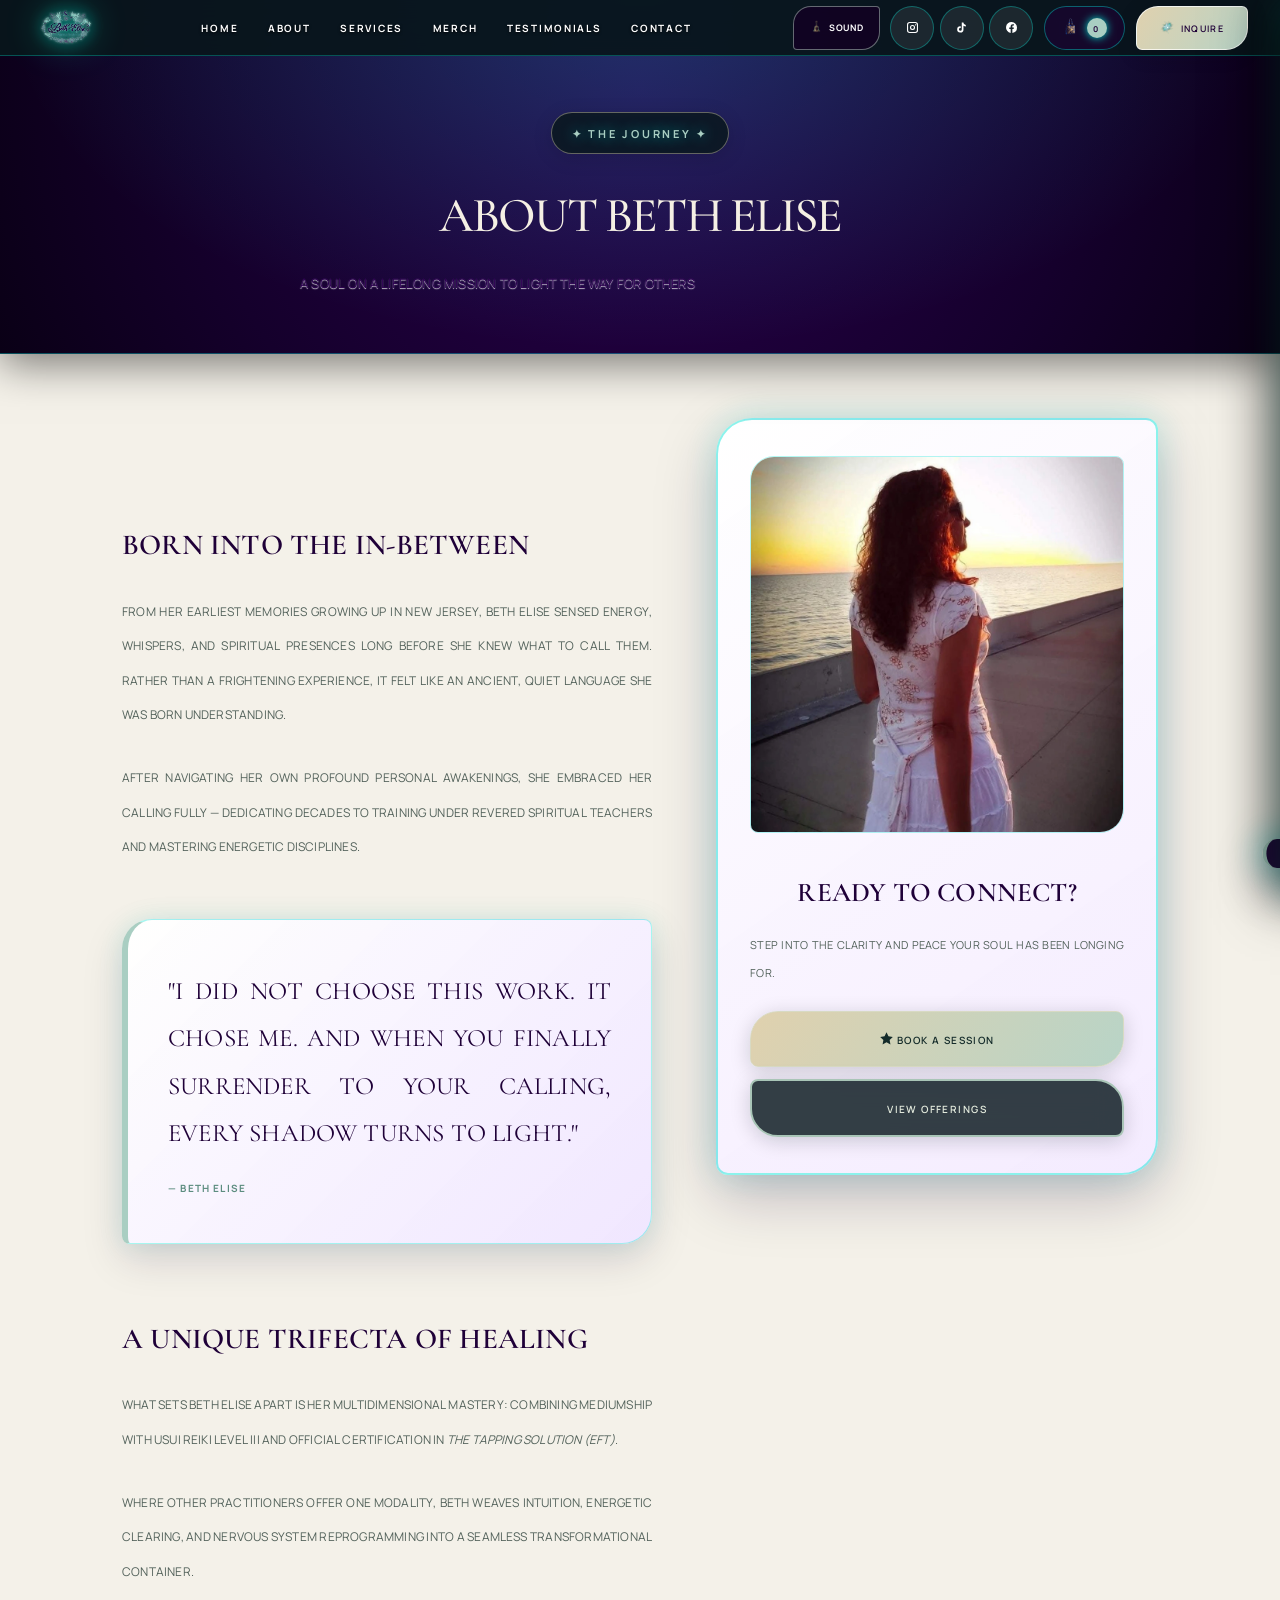
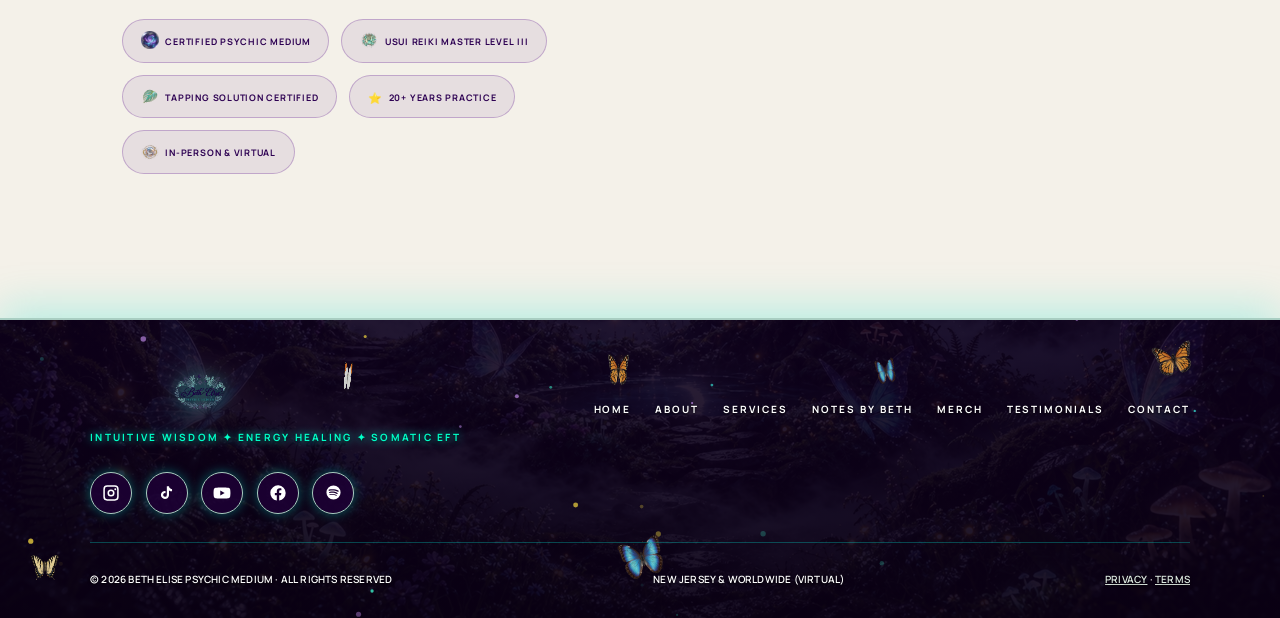
<file: pages/about.html>
<!DOCTYPE html>
<html lang="en">
<head>
  <script>document.documentElement.classList.add('js');</script>  <!-- reveal-on-scroll is opt-in; without JS nothing is hidden -->
  <meta charset="UTF-8" />
  <meta name="viewport" content="width=device-width, initial-scale=1.0" />
  <meta name="description" content="Meet Beth Elise — psychic medium, Reiki master & certified Tapping Solution practitioner. Discover her spiritual journey, background, and philosophy." />
  <title>About Beth Elise | Psychic Medium · Healer · Guide</title>
  <!-- Self-hosted type; see tools/build_fonts.py -->
  <link rel="preload" href="../fonts/manrope-400.woff2" as="font" type="font/woff2" crossorigin>
  <link rel="preload" href="../fonts/cormorant-garamond-500.woff2" as="font" type="font/woff2" crossorigin>
  <link rel="stylesheet" href="../css/fonts.css">
  <link rel="stylesheet" href="../css/style.css" />
<style>
    .bio-section {
      max-width: 880px;
      margin: 0 auto;
      padding: 3rem 0;
    }
    .bio-section p {
      font-family: var(--font-body);
      font-size: 1.08rem;
      color: var(--soft-text);
      line-height: 2;
      margin-bottom: 1.75rem;
    }
    .bio-section h3 {
      font-family: var(--font-script);
      font-size: 2.6rem;
      color: var(--indigo-deep);
      margin: 2.5rem 0 1rem;
    }
    .about-full__grid {
      display: grid;
      grid-template-columns: 1.2fr 1fr;
      gap: 4rem;
      align-items: start;
      max-width: 1100px;
      margin: 0 auto;
      padding: 4rem 2rem;
    }
    .quote-block {
      background: linear-gradient(135deg, rgba(255, 255, 255, 0.95) 0%, rgba(240, 230, 255, 0.98) 100%);
      border-radius: 30px 8px 30px 8px; /* Artsy Shape */
      padding: 2.75rem 2.5rem;
      margin: 3.5rem 0;
      border: 1.5px solid rgba(0, 229, 212, 0.35);
      border-left: 6px solid var(--tiffany);
      box-shadow: 0 15px 40px rgba(31, 0, 56, 0.15), 0 0 25px rgba(0, 229, 212, 0.12);
    }
    .quote-block blockquote {
      font-family: var(--font-script);
      font-size: 2.2rem;
      color: var(--indigo-deep);
      line-height: 1.35;
    }
    .quote-block cite {
      display: block;
      margin-top: 1.25rem;
      font-family: var(--font-body);
      font-size: 0.92rem;
      font-weight: 800;
      letter-spacing: 0.08em;
      font-style: normal;
      color: var(--tiffany-deep);
    }
    .sticky-cta {
      position: sticky;
      top: calc(var(--nav-height) + 1.5rem);
    }
    .cta-card {
      background: linear-gradient(145deg, rgba(255, 255, 255, 0.96) 0%, rgba(244, 235, 255, 0.98) 100%);
      border-radius: 36px 12px 36px 12px; /* Artsy Sacred Geometry Shape */
      padding: 2.25rem 2rem;
      box-shadow: 0 20px 60px rgba(31, 0, 56, 0.25), 0 0 35px rgba(0, 229, 212, 0.2);
      border: 2px solid rgba(0, 229, 212, 0.45);
      text-align: center;
      transition: all 0.35s cubic-bezier(0.16, 1, 0.3, 1);
    }
    .cta-card:hover {
      border-radius: 12px 36px 12px 36px;
      border-color: #00FFC8;
      transform: translateY(-4px);
      box-shadow: 0 25px 70px rgba(31, 0, 56, 0.35), 0 0 45px rgba(0, 229, 212, 0.35);
    }
    .cta-card img {
      width: 100%;
      border-radius: 24px 8px 24px 8px;
      margin-bottom: 1.5rem;
      border: 1.5px solid rgba(0, 229, 212, 0.3);
    }
    .cta-card h3 {
      font-family: var(--font-script);
      font-size: 2.4rem;
      color: var(--indigo-deep);
      margin-bottom: 0.5rem;
    }
    .cta-card p {
      font-family: var(--font-body);
      color: var(--soft-text);
      font-size: 0.95rem;
      margin-bottom: 1.5rem;
    }
    @media (max-width: 768px) {
      .about-full__grid {
        grid-template-columns: 1fr;
        padding: 2rem 1.5rem;
      }
      .sticky-cta { position: static; }
    }
  </style>
  <!-- ===== META: generated by tools/build_meta.py — do not edit ===== -->
  <link rel="canonical" href="https://jotsmedia.github.io/beth-elise-site/pages/about.html" />
  <meta property="og:site_name" content="Beth Elise Psychic Medium" />
  <meta property="og:type" content="website" />
  <meta property="og:locale" content="en_US" />
  <meta property="og:url" content="https://jotsmedia.github.io/beth-elise-site/pages/about.html" />
  <meta property="og:title" content="About Beth Elise | Psychic Medium · Healer · Guide" />
  <meta property="og:description" content="Meet Beth Elise — evidential psychic medium, Reiki practitioner and certified Tapping Solution guide." />
  <meta property="og:image" content="https://jotsmedia.github.io/beth-elise-site/images/og-card.jpg" />
  <meta property="og:image:width" content="1200" />
  <meta property="og:image:height" content="630" />
  <meta property="og:image:alt" content="The Beth Elise Psychic Medium wordmark over a moonlit enchanted forest" />
  <meta name="twitter:card" content="summary_large_image" />
  <meta name="twitter:title" content="About Beth Elise | Psychic Medium · Healer · Guide" />
  <meta name="twitter:description" content="Meet Beth Elise — evidential psychic medium, Reiki practitioner and certified Tapping Solution guide." />
  <meta name="twitter:image" content="https://jotsmedia.github.io/beth-elise-site/images/og-card.jpg" />
  <link rel="icon" href="../images/favicon-32.png?v=5b" sizes="32x32" type="image/png" />
  <link rel="icon" href="../images/favicon-192.png?v=5b" sizes="192x192" type="image/png" />
  <link rel="apple-touch-icon" href="../images/favicon-180.png?v=5b" />
  <link rel="manifest" href="../site.webmanifest" />
  <!-- ===== END META ===== -->
  <link rel="stylesheet" href="../css/cinematic-fonts.css?v=1" />
  <link rel="stylesheet" href="../css/cinematic.css?v=final-v6" />
  <link rel="stylesheet" href="../css/delivery.css?v=6" />
  <script src="../js/render-budget.js?v=6"></script>
  <script src="../js/realistic-eye.js?v=6"></script>
</head>
<body>
  <a class="skip-link" href="#main-content">Skip to main content</a>

  <div class="fairy-canvas" aria-hidden="true"></div>

  <!-- NAV -->
  <nav class="nav" role="navigation">
    <div class="nav__logo">
      <a href="../index.html">
        <img srcset="../images/display/logo-192.webp 192w, ../images/display/logo-480.webp 480w, ../images/display/logo-960.webp 960w, ../images/display/logo-1440.webp 1440w, ../images/logo.webp?v=5d 4096w" sizes="(max-width: 768px) 50px, 68px" src="../images/logo.webp?v=5d" onerror="this.onerror=null;this.removeAttribute('srcset');this.src='../images/logo.png?v=5d'" alt="Beth Elise Psychic Medium"  fetchpriority="high" decoding="async" width="640" height="429">
      </a>
    </div>
    <div class="nav__links">
      <a href="../index.html">Home</a>
      <a href="about.html" style="color:var(--tiffany-deep);">About</a>
      <a href="services.html">Services</a>
      <a href="merch.html">Merch</a>
      <a href="testimonials.html">Testimonials</a>
      <a href="contact.html">Contact</a>
    </div>
    <div class="nav__cta">
      <button type="button" class="nav__sound-btn" id="open-sound-modal-btn" aria-label="Select Solfeggio Chime Frequency" title="Select Celestial Chime Frequency">
        <span><span class="pico pico--bell" aria-hidden="true"></span></span> <span id="nav-sound-freq-label">Sound</span>
      </button>
      <div class="nav__socials">
        <a href="https://instagram.com" target="_blank" rel="noopener noreferrer" class="nav__social-link" aria-label="Instagram"><span class="sico sico--instagram" aria-hidden="true"></span></a>
        <a href="https://tiktok.com" target="_blank" rel="noopener noreferrer" class="nav__social-link" aria-label="TikTok"><span class="sico sico--tiktok" aria-hidden="true"></span></a>
        <a href="https://facebook.com" target="_blank" rel="noopener noreferrer" class="nav__social-link" aria-label="Facebook"><span class="sico sico--facebook" aria-hidden="true"></span></a>
      </div>
      <button type="button" class="cart-toggle-btn" aria-label="Open sacred shopping bag">
        <span><span class="pico pico--bag" aria-hidden="true"></span></span> <span class="cart-badge">0</span>
      </button>
      <a href="contact.html" class="btn-inquire">
        <span><span class="pico pico--sparkle" aria-hidden="true"></span></span> Inquire
      </a>
    </div>
    <button class="nav__hamburger" aria-label="Toggle menu">
      <span></span><span></span><span></span>
    </button>
  </nav>

  <div class="nav__mobile">
    <a href="../index.html">Home</a>
    <a href="about.html">About</a>
    <a href="services.html">Services</a>
    <a href="merch.html">Merch</a>
    <a href="testimonials.html">Testimonials</a>
    <a href="contact.html">Contact</a>
    <button type="button" class="nav__sound-btn" id="open-sound-modal-mobile-btn" style="width:100%; justify-content:center;" aria-label="Select Solfeggio Chime Frequency">
      <span><span class="pico pico--bell" aria-hidden="true"></span></span> Celestial Chimes (<span id="nav-sound-freq-mobile-label">Off</span>)
    </button>
    <div style="display:flex; justify-content:center; gap:0.75rem; padding:0.5rem 0;">
      <a href="https://instagram.com" target="_blank" rel="noopener noreferrer" class="nav__social-link" aria-label="Instagram"><span class="sico sico--instagram" aria-hidden="true"></span></a>
      <a href="https://tiktok.com" target="_blank" rel="noopener noreferrer" class="nav__social-link" aria-label="TikTok"><span class="sico sico--tiktok" aria-hidden="true"></span></a>
      <a href="https://youtube.com" target="_blank" rel="noopener noreferrer" class="nav__social-link" aria-label="YouTube"><span class="sico sico--youtube" aria-hidden="true"></span></a>
      <a href="https://facebook.com" target="_blank" rel="noopener noreferrer" class="nav__social-link" aria-label="Facebook"><span class="sico sico--facebook" aria-hidden="true"></span></a>
    </div>
    <button type="button" class="cart-toggle-btn" style="width:100%; justify-content:center;" aria-label="Open sacred shopping bag">
      <span><span class="pico pico--bag" aria-hidden="true"></span></span> View Sacred Cart (<span class="cart-badge">0</span>)
    </button>
    <a href="contact.html" class="btn-inquire">✦ Inquire Now</a>
  </div>

  <!-- PAGE HERO -->
  <main id="main-content">

  <div class="page-hero">
    <div class="page-hero__content">
      <span class="section__eyebrow">✦ The Journey ✦</span>
      <h1 class="section__title">About Beth Elise</h1>
      <p class="section__desc">A soul on a lifelong mission to light the way for others</p>
    </div>
  </div>

  <!-- BIO CONTENT -->
  <div class="about-full__grid">

    <div class="bio-section">

      <h3>Born Into the In-Between</h3>
      <p>
        From her earliest memories growing up in New Jersey, Beth Elise sensed energy, whispers, and spiritual presences long before she knew what to call them. Rather than a frightening experience, it felt like an ancient, quiet language she was born understanding.
      </p>
      <p>
        After navigating her own profound personal awakenings, she embraced her calling fully — dedicating decades to training under revered spiritual teachers and mastering energetic disciplines.
      </p>

      <div class="quote-block">
        <blockquote>
          "I did not choose this work. It chose me. And when you finally surrender to your calling, every shadow turns to light."
        </blockquote>
        <cite>— Beth Elise</cite>
      </div>

      <h3>A Unique Trifecta of Healing</h3>
      <p>
        What sets Beth Elise apart is her multidimensional mastery: combining mediumship with Usui Reiki Level III and official certification in <em>The Tapping Solution (EFT)</em>.
      </p>
      <p>
        Where other practitioners offer one modality, Beth weaves intuition, energetic clearing, and nervous system reprogramming into a seamless transformational container.
      </p>

      <div class="about__credentials" style="margin-top:2rem;">
        <span class="credential-badge"><span><span class="pico pico--orb" aria-hidden="true"></span></span> Certified Psychic Medium</span>
        <span class="credential-badge"><span><span class="pico pico--hand" aria-hidden="true"></span></span> Usui Reiki Master Level III</span>
        <span class="credential-badge"><span><span class="pico pico--leaf" aria-hidden="true"></span></span> Tapping Solution Certified</span>
        <span class="credential-badge"><span>⭐</span> 20+ Years Practice</span>
        <span class="credential-badge"><span><span class="pico pico--globe" aria-hidden="true"></span></span> In-Person & Virtual</span>
      </div>

    </div>

    <div class="sticky-cta">
      <div class="cta-card">
        <img srcset="../images/display/portrait-192.webp 192w, ../images/display/portrait-480.webp 480w, ../images/display/portrait-960.webp 960w, ../images/display/portrait-1440.webp 1440w, ../images/portrait.webp 4062w" sizes="(max-width: 768px) calc(100vw - 32px), (max-width: 1200px) 45vw, 600px" src="../images/portrait.webp" alt="Beth Elise"  fetchpriority="high" decoding="async" width="793" height="800">
        <h3>Ready to Connect?</h3>
        <p>Step into the clarity and peace your soul has been longing for.</p>
        <a href="contact.html" class="btn-primary" style="display:block;text-align:center;margin-bottom:0.75rem;">
          <span class="sico sico--star" aria-hidden="true"></span> Book a Session
        </a>
        <a href="services.html" class="btn-secondary" style="display:block;text-align:center;">
          View Offerings
        </a>
      </div>
    </div>

  </div>

  <!-- ✦ CONCISE ANIMATED FOOTER ✦ -->
  </main>

  <footer class="footer" role="contentinfo">
    <canvas id="footer-celestial-canvas" aria-hidden="true"></canvas>
    <div class="container">
      <div class="footer__content-row">
        <div class="footer__brand-block">
          <img srcset="../images/display/logo-192.webp 192w, ../images/display/logo-480.webp 480w, ../images/display/logo-960.webp 960w, ../images/display/logo-1440.webp 1440w, ../images/logo.webp?v=5d 4096w" sizes="220px" src="../images/logo.webp?v=5d" onerror="this.onerror=null;this.removeAttribute('srcset');this.src='../images/logo.png?v=5d'" alt="Beth Elise Psychic Medium" class="footer__logo"  loading="lazy" decoding="async" width="640" height="429">
          <div class="footer__slogan">Intuitive Wisdom ✦ Energy Healing ✦ Somatic EFT</div>
        </div>

        <nav class="footer__nav-strip" aria-label="Footer Navigation">
          <a href="../index.html">Home</a>
          <a href="about.html">About</a>
          <a href="services.html">Services</a>
          <a href="notes-by-beth.html">Notes by Beth</a>
          <a href="merch.html">Merch</a>
          <a href="testimonials.html">Testimonials</a>
          <a href="contact.html">Contact</a>
        </nav>

        <div class="footer__social-row" aria-label="Social Media Links">
          <a href="https://instagram.com" target="_blank" rel="noopener noreferrer" class="footer__social-btn" aria-label="Instagram">
            <span class="sico sico--instagram" aria-hidden="true"></span>
          </a>
          <a href="https://tiktok.com" target="_blank" rel="noopener noreferrer" class="footer__social-btn" aria-label="TikTok">
            <span class="sico sico--tiktok" aria-hidden="true"></span>
          </a>
          <a href="https://youtube.com" target="_blank" rel="noopener noreferrer" class="footer__social-btn" aria-label="YouTube">
            <span class="sico sico--youtube" aria-hidden="true"></span>
          </a>
          <a href="https://facebook.com" target="_blank" rel="noopener noreferrer" class="footer__social-btn" aria-label="Facebook">
            <span class="sico sico--facebook" aria-hidden="true"></span>
          </a>
          <a href="https://spotify.com" target="_blank" rel="noopener noreferrer" class="footer__social-btn" aria-label="Spotify Podcast">
            <span class="sico sico--spotify" aria-hidden="true"></span>
          </a>
        </div>
      </div>

      <div class="footer__bottom-bar">
        <span>&copy; 2026 Beth Elise Psychic Medium · All Rights Reserved</span>
        <span>New Jersey & Worldwide (Virtual)</span>
        <div class="footer__legal">
          <a href="privacy.html">Privacy</a> · <a href="terms.html">Terms</a>
        </div>
      </div>
    </div>
  </footer>

  <div class="toast" role="alert" aria-live="polite"></div>
  <!-- ✦ SACRED CART DRAWER ✦ -->
  <div id="cart-drawer-overlay" class="cart-drawer-overlay" aria-hidden="true"></div>
  <aside id="cart-drawer" class="cart-drawer" role="dialog" aria-label="Shopping Bag">
    <div class="cart-drawer__header">
      <h3 class="cart-drawer__title">Sacred Bag</h3>
      <button type="button" id="cart-close-btn" class="cart-drawer__close" aria-label="Close cart">&times;</button>
    </div>
    <div id="cart-drawer-items" class="cart-drawer__items"></div>
    <div class="cart-drawer__footer">
      <div class="cart-subtotal">
        <span>Subtotal</span>
        <span id="cart-subtotal-val" class="cart-subtotal-price">$0.00</span>
      </div>
      <button type="button" id="cart-checkout-btn" class="cart-checkout-btn">
        <span><span class="pico pico--sparkle" aria-hidden="true"></span></span> Proceed to Secure Checkout
      </button>
    </div>
  </aside>

  <!-- ✦ CELESTIAL SOLFEGGIO SOUND FREQUENCY POPUP MODAL ✦ -->
  <div id="sound-modal" class="modal-overlay" aria-hidden="true" role="dialog" aria-label="Celestial Sound Frequency Selector">
    <div class="modal-card sound-modal-card">
      <button type="button" class="modal-close" id="close-sound-modal-btn" aria-label="Close sound selector">&times;</button>
      <div class="modal-header">
        <span class="section__eyebrow">✦ Sacred Sound Bath ✦</span>
        <h3 class="modal-title">Celestial Chime Frequencies</h3>
        <p class="modal-desc">Select your resonant Solfeggio frequency. Every tap and click across the website will chime with this harmonic tone.</p>
      </div>

      <div class="sound-modal-freq-grid" id="sound-modal-grid">
        <div class="sound-modal-freq-card active" data-freq="528">
          <span class="sound-freq-hz">528 Hz</span>
          <span class="sound-freq-title">Miracle & DNA</span>
          <span class="sound-freq-desc">Transformation & inner light</span>
        </div>
        <div class="sound-modal-freq-card" data-freq="432">
          <span class="sound-freq-hz">432 Hz</span>
          <span class="sound-freq-title">Universal Peace</span>
          <span class="sound-freq-desc">Deep calm & natural harmony</span>
        </div>
        <div class="sound-modal-freq-card" data-freq="639">
          <span class="sound-freq-hz">639 Hz</span>
          <span class="sound-freq-title">Heart Harmony</span>
          <span class="sound-freq-desc">Love, empathy & connection</span>
        </div>
        <div class="sound-modal-freq-card" data-freq="741">
          <span class="sound-freq-hz">741 Hz</span>
          <span class="sound-freq-title">Intuitive Awakening</span>
          <span class="sound-freq-desc">Clarity & psychic vision</span>
        </div>
        <div class="sound-modal-freq-card" data-freq="852">
          <span class="sound-freq-hz">852 Hz</span>
          <span class="sound-freq-title">Third Eye Portal</span>
          <span class="sound-freq-desc">Spiritual truth & high order</span>
        </div>
        <div class="sound-modal-freq-card" data-freq="963">
          <span class="sound-freq-hz">963 Hz</span>
          <span class="sound-freq-title">Crown of Divine Light</span>
          <span class="sound-freq-desc">Pure oneness & spirit state</span>
        </div>
      </div>

      <div class="sound-modal-actions">
        <button type="button" class="btn-secondary" id="toggle-sound-mute-btn">
          <span id="sound-mute-icon"><span class="pico pico--bell-off" aria-hidden="true"></span></span> <span id="sound-mute-text">Chimes Off (Click to Enable)</span>
        </button>
        <button type="button" class="btn-primary" id="test-sound-chime-btn">
          <span><span class="pico pico--sparkle" aria-hidden="true"></span></span> Test Chime
        </button>
      </div>
    </div>
  </div>

  <!-- ✦ SECURE ORDER CHECKOUT MODAL ✦ -->
  <div id="checkout-modal" class="modal-overlay" aria-hidden="true" role="dialog" aria-label="Secure Sacred Checkout">
    <div class="modal-card checkout-modal-card" style="max-width: 680px; max-height: 90vh; overflow-y: auto;">
      <button type="button" class="modal-close" id="close-checkout-modal-btn" aria-label="Close checkout">&times;</button>
      <div class="modal-header" style="text-align: center; margin-bottom: 1.5rem;">
        <span class="section__eyebrow">✦ Secure Sacred Portal ✦</span>
        <h3 class="modal-title">Complete Your Sacred Order</h3>
        <p class="modal-desc">Enter your shipping and billing details to finalize your offering.</p>
      </div>

      <!-- Order Summary Strip -->
      <div id="checkout-summary-box" style="background: rgba(31, 0, 56, 0.7); border: 1.5px solid rgba(0, 229, 212, 0.35); border-radius: var(--radius-md); padding: 1rem 1.25rem; margin-bottom: 1.5rem;">
        <div style="display: flex; justify-content: space-between; align-items: center; font-weight: 700; color: #FFFFFF; font-size: 0.95rem;">
          <span>Order Total:</span>
          <span id="checkout-total-price" style="font-family: var(--font-serif); font-size: 1.4rem; color: var(--gold);">$0.00</span>
        </div>
      </div>

      <form id="checkout-order-form" novalidate>
        <!-- Contact Information -->
        <div class="form__row">
          <div class="form-group">
            <label for="checkout-name" style="color: var(--tiffany-pale);">Full Name *</label>
            <input type="text" id="checkout-name" required placeholder="Your full name" />
          </div>
          <div class="form-group">
            <label for="checkout-email" style="color: var(--tiffany-pale);">Email Address *</label>
            <input type="email" id="checkout-email" required placeholder="name@example.com" />
          </div>
        </div>

        <div class="form-group">
          <label for="checkout-phone" style="color: var(--tiffany-pale);">Phone Number (Optional)</label>
          <input type="tel" id="checkout-phone" placeholder="(555) 000-0000" />
        </div>

        <!-- ✦ SHIPPING ADDRESS (Distinct fields) ✦ -->
        <div style="margin: 1.5rem 0 0.5rem; padding-bottom: 0.4rem; border-bottom: 1px solid rgba(0, 229, 212, 0.25);">
          <h4 style="font-family: var(--font-sans); font-variant: all-small-caps; font-size: 0.92rem; font-weight: 800; letter-spacing: 0.14em; color: var(--tiffany-pale);">✦ Shipping Address</h4>
        </div>

        <div class="form__row-street">
          <div class="form-group">
            <label for="checkout-street" style="color: var(--tiffany-pale);">Street Address *</label>
            <input type="text" id="checkout-street" required placeholder="123 Glade Avenue" />
          </div>
          <div class="form-group">
            <label for="checkout-apt" style="color: var(--tiffany-pale);">Apt / Suite / Unit</label>
            <input type="text" id="checkout-apt" placeholder="Suite 200" />
          </div>
        </div>

        <div class="form__row-3">
          <div class="form-group">
            <label for="checkout-town" style="color: var(--tiffany-pale);">Town / City *</label>
            <input type="text" id="checkout-town" required placeholder="Town or City" />
          </div>
          <div class="form-group">
            <label for="checkout-state" style="color: var(--tiffany-pale);">State *</label>
            <select id="checkout-state" required>
              <option value="" disabled selected>State...</option>
              <option value="AL">Alabama (AL)</option>
              <option value="AK">Alaska (AK)</option>
              <option value="AZ">Arizona (AZ)</option>
              <option value="AR">Arkansas (AR)</option>
              <option value="CA">California (CA)</option>
              <option value="CO">Colorado (CO)</option>
              <option value="CT">Connecticut (CT)</option>
              <option value="DE">Delaware (DE)</option>
              <option value="DC">District of Columbia (DC)</option>
              <option value="FL">Florida (FL)</option>
              <option value="GA">Georgia (GA)</option>
              <option value="HI">Hawaii (HI)</option>
              <option value="ID">Idaho (ID)</option>
              <option value="IL">Illinois (IL)</option>
              <option value="IN">Indiana (IN)</option>
              <option value="IA">Iowa (IA)</option>
              <option value="KS">Kansas (KS)</option>
              <option value="KY">Kentucky (KY)</option>
              <option value="LA">Louisiana (LA)</option>
              <option value="ME">Maine (ME)</option>
              <option value="MD">Maryland (MD)</option>
              <option value="MA">Massachusetts (MA)</option>
              <option value="MI">Michigan (MI)</option>
              <option value="MN">Minnesota (MN)</option>
              <option value="MS">Mississippi (MS)</option>
              <option value="MO">Missouri (MO)</option>
              <option value="MT">Montana (MT)</option>
              <option value="NE">Nebraska (NE)</option>
              <option value="NV">Nevada (NV)</option>
              <option value="NH">New Hampshire (NH)</option>
              <option value="NJ" selected>New Jersey (NJ)</option>
              <option value="NM">New Mexico (NM)</option>
              <option value="NY">New York (NY)</option>
              <option value="NC">North Carolina (NC)</option>
              <option value="ND">North Dakota (ND)</option>
              <option value="OH">Ohio (OH)</option>
              <option value="OK">Oklahoma (OK)</option>
              <option value="OR">Oregon (OR)</option>
              <option value="PA">Pennsylvania (PA)</option>
              <option value="RI">Rhode Island (RI)</option>
              <option value="SC">South Carolina (SC)</option>
              <option value="SD">South Dakota (SD)</option>
              <option value="TN">Tennessee (TN)</option>
              <option value="TX">Texas (TX)</option>
              <option value="UT">Utah (UT)</option>
              <option value="VT">Vermont (VT)</option>
              <option value="VA">Virginia (VA)</option>
              <option value="WA">Washington (WA)</option>
              <option value="WV">West Virginia (WV)</option>
              <option value="WI">Wisconsin (WI)</option>
              <option value="WY">Wyoming (WY)</option>
            </select>
          </div>
          <div class="form-group">
            <label for="checkout-zip" style="color: var(--tiffany-pale);">Zip Code *</label>
            <input type="text" id="checkout-zip" required placeholder="07011" maxlength="10" />
          </div>
        </div>

        <!-- ✦ BILLING ADDRESS SAME-AS-SHIPPING TOGGLE ✦ -->
        <div class="billing-toggle-wrap">
          <label class="billing-toggle-label" for="checkout-same-billing">
            <input type="checkbox" id="checkout-same-billing" class="billing-toggle-checkbox" checked />
            <span>Billing address is the same as shipping address</span>
          </label>
        </div>

        <!-- ✦ SEPARATE BILLING ADDRESS FIELDS (Collapsible) ✦ -->
        <div id="checkout-billing-box" class="billing-fields-box" style="display: none;">
          <div class="billing-fields-title">✦ Billing Address</div>
          <div class="form-group" style="margin-bottom: 1rem;">
            <label for="checkout-billing-name" style="color: var(--tiffany-pale);">Billing Full Name *</label>
            <input type="text" id="checkout-billing-name" placeholder="Full name on card" />
          </div>
          <div class="form__row-street">
            <div class="form-group">
              <label for="checkout-billing-street" style="color: var(--tiffany-pale);">Billing Street Address *</label>
              <input type="text" id="checkout-billing-street" placeholder="Street Address" />
            </div>
            <div class="form-group">
              <label for="checkout-billing-apt" style="color: var(--tiffany-pale);">Apt / Suite</label>
              <input type="text" id="checkout-billing-apt" placeholder="Apt / Suite" />
            </div>
          </div>
          <div class="form__row-3">
            <div class="form-group">
              <label for="checkout-billing-town" style="color: var(--tiffany-pale);">Town / City *</label>
              <input type="text" id="checkout-billing-town" placeholder="Town / City" />
            </div>
            <div class="form-group">
              <label for="checkout-billing-state" style="color: var(--tiffany-pale);">State *</label>
              <select id="checkout-billing-state">
                <option value="" disabled selected>State...</option>
                <option value="AL">Alabama (AL)</option>
                <option value="AK">Alaska (AK)</option>
                <option value="AZ">Arizona (AZ)</option>
                <option value="AR">Arkansas (AR)</option>
                <option value="CA">California (CA)</option>
                <option value="CO">Colorado (CO)</option>
                <option value="CT">Connecticut (CT)</option>
                <option value="DE">Delaware (DE)</option>
                <option value="DC">District of Columbia (DC)</option>
                <option value="FL">Florida (FL)</option>
                <option value="GA">Georgia (GA)</option>
                <option value="HI">Hawaii (HI)</option>
                <option value="ID">Idaho (ID)</option>
                <option value="IL">Illinois (IL)</option>
                <option value="IN">Indiana (IN)</option>
                <option value="IA">Iowa (IA)</option>
                <option value="KS">Kansas (KS)</option>
                <option value="KY">Kentucky (KY)</option>
                <option value="LA">Louisiana (LA)</option>
                <option value="ME">Maine (ME)</option>
                <option value="MD">Maryland (MD)</option>
                <option value="MA">Massachusetts (MA)</option>
                <option value="MI">Michigan (MI)</option>
                <option value="MN">Minnesota (MN)</option>
                <option value="MS">Mississippi (MS)</option>
                <option value="MO">Missouri (MO)</option>
                <option value="MT">Montana (MT)</option>
                <option value="NE">Nebraska (NE)</option>
                <option value="NV">Nevada (NV)</option>
                <option value="NH">New Hampshire (NH)</option>
                <option value="NJ" selected>New Jersey (NJ)</option>
                <option value="NM">New Mexico (NM)</option>
                <option value="NY">New York (NY)</option>
                <option value="NC">North Carolina (NC)</option>
                <option value="ND">North Dakota (ND)</option>
                <option value="OH">Ohio (OH)</option>
                <option value="OK">Oklahoma (OK)</option>
                <option value="OR">Oregon (OR)</option>
                <option value="PA">Pennsylvania (PA)</option>
                <option value="RI">Rhode Island (RI)</option>
                <option value="SC">South Carolina (SC)</option>
                <option value="SD">South Dakota (SD)</option>
                <option value="TN">Tennessee (TN)</option>
                <option value="TX">Texas (TX)</option>
                <option value="UT">Utah (UT)</option>
                <option value="VT">Vermont (VT)</option>
                <option value="VA">Virginia (VA)</option>
                <option value="WA">Washington (WA)</option>
                <option value="WV">West Virginia (WV)</option>
                <option value="WI">Wisconsin (WI)</option>
                <option value="WY">Wyoming (WY)</option>
              </select>
            </div>
            <div class="form-group">
              <label for="checkout-billing-zip" style="color: var(--tiffany-pale);">Zip Code *</label>
              <input type="text" id="checkout-billing-zip" placeholder="Zip Code" maxlength="10" />
            </div>
          </div>
        </div>

        <button type="submit" class="form__submit" style="margin-top: 1rem; width: 100%;">
          <span class="pico pico--sparkle" aria-hidden="true"></span> Complete & Confirm Sacred Order
        </button>
      </form>
    </div>
  </div>

  <script src="../js/main.js?v=6"></script>
</body>
</html>
</file>
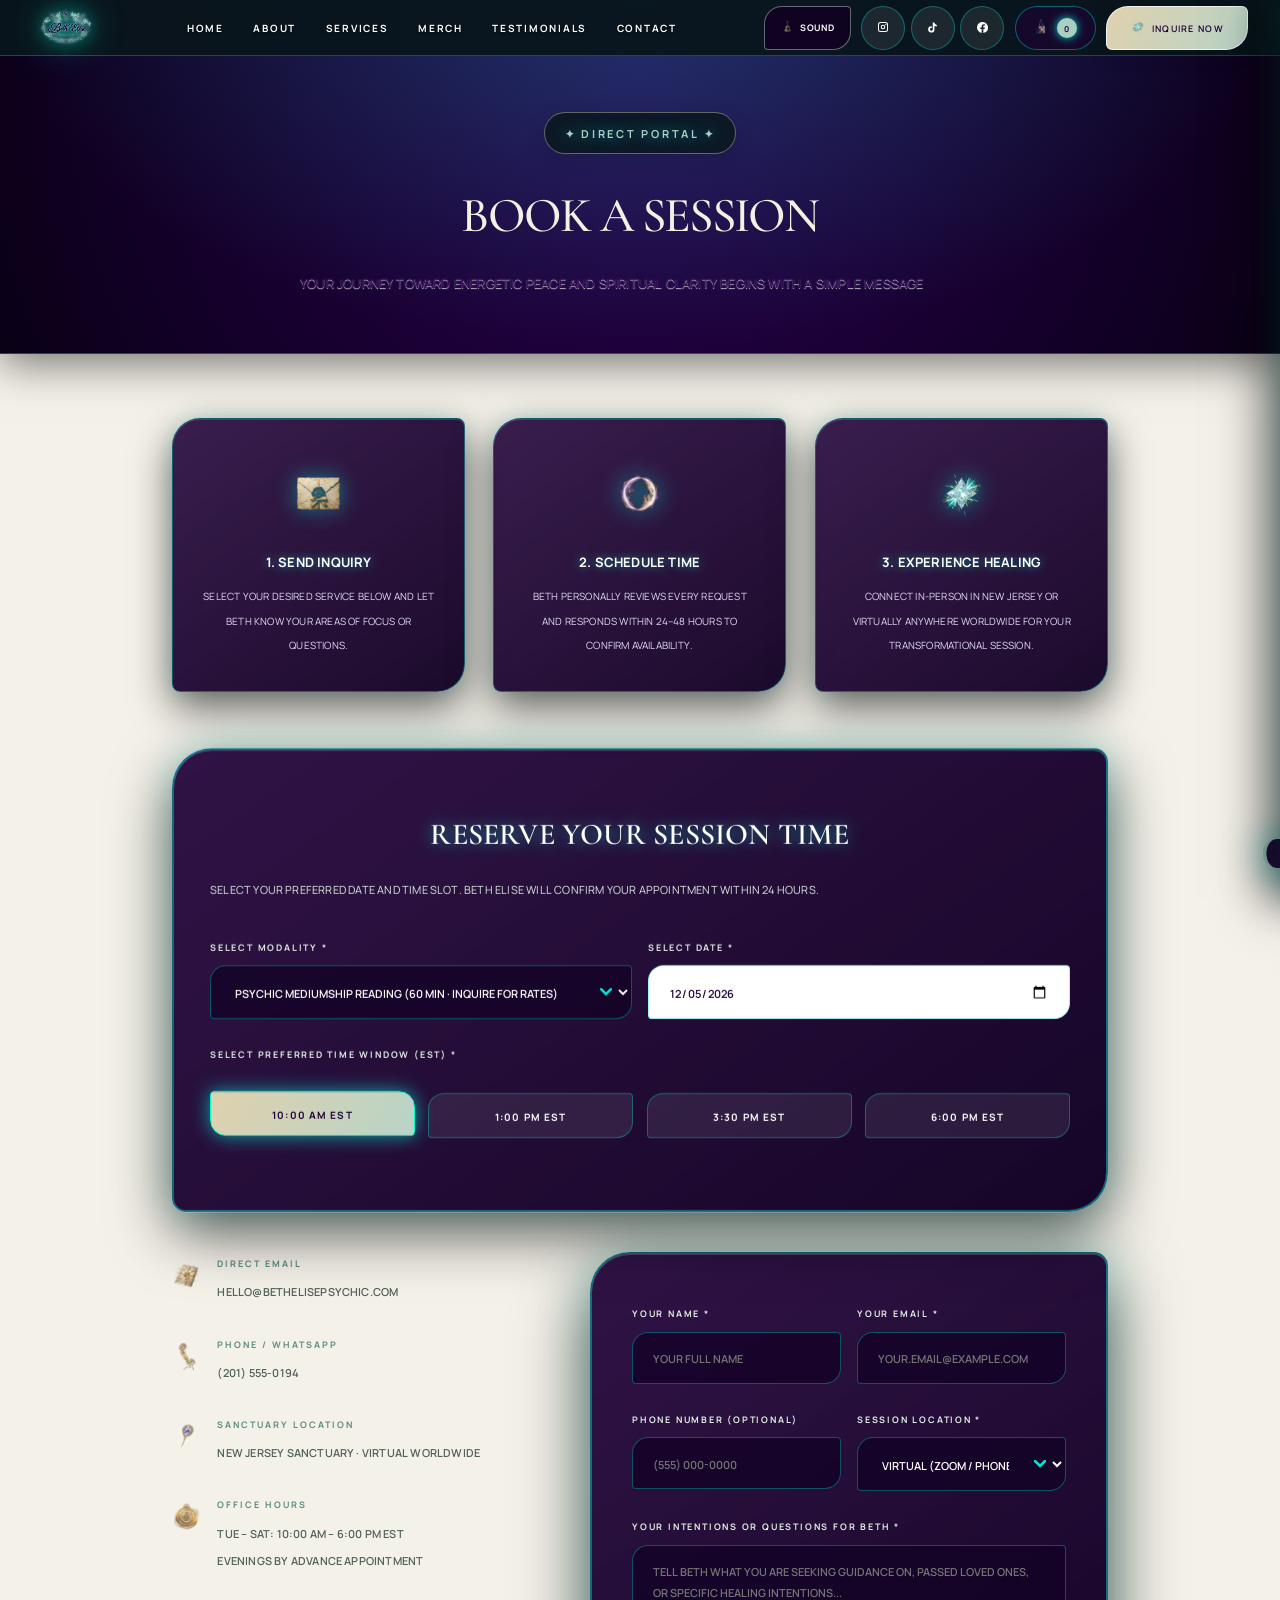
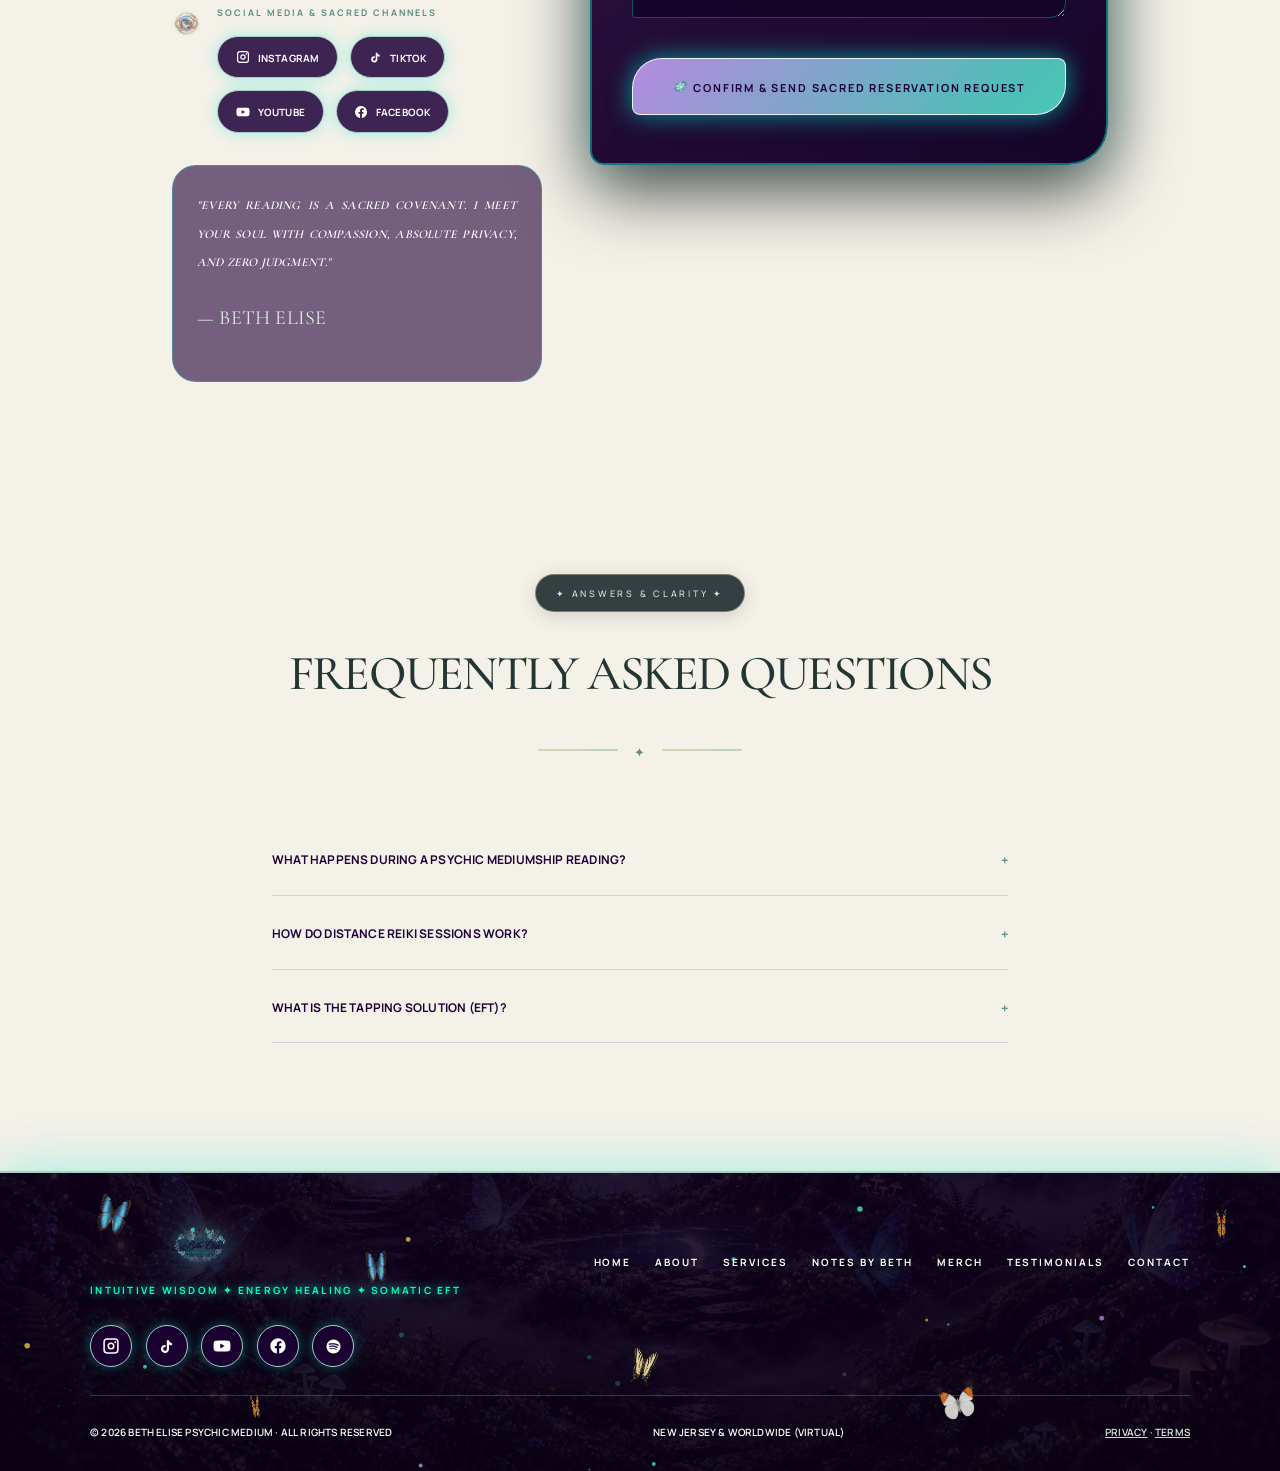
<file: pages/contact.html>
<!DOCTYPE html>
<html lang="en">
<head>
  <script>document.documentElement.classList.add('js');</script>  <!-- reveal-on-scroll is opt-in; without JS nothing is hidden -->
  <meta charset="UTF-8" />
  <meta name="viewport" content="width=device-width, initial-scale=1.0" />
  <meta name="description" content="Inquire and book a session with Beth Elise — psychic readings, Reiki healing, and EFT tapping. In-person in NJ or worldwide online." />
  <title>Book a Reading & Contact | Beth Elise Psychic Medium</title>
  <!-- Self-hosted type; see tools/build_fonts.py -->
  <link rel="preload" href="../fonts/manrope-400.woff2" as="font" type="font/woff2" crossorigin>
  <link rel="preload" href="../fonts/cormorant-garamond-500.woff2" as="font" type="font/woff2" crossorigin>
  <link rel="stylesheet" href="../css/fonts.css">
  <link rel="stylesheet" href="../css/style.css" />
<style>
    .contact-page {
      max-width: 1000px;
      margin: 0 auto;
      padding: 4rem 2rem;
    }
    .faq-section {
      max-width: 800px;
      margin: 0 auto;
      padding: 4rem 2rem;
    }
    .faq-item {
      border-bottom: 1px solid rgba(54,0,94,0.15);
      padding: 1.25rem 0;
    }
    .faq-question {
      display: flex;
      justify-content: space-between;
      align-items: center;
      cursor: pointer;
      font-family: var(--font-body);
      font-size: 1.05rem;
      font-weight: 700;
      color: var(--indigo-deep);
      gap: 1rem;
    }
    .faq-question .icon {
      font-size: 1.2rem;
      color: var(--tiffany-deep);
      transition: transform var(--transition-med);
      flex-shrink: 0;
    }
    .faq-item.open .faq-question .icon {
      transform: rotate(45deg);
    }
    .faq-answer {
      display: none;
      font-family: var(--font-body);
      color: var(--soft-text);
      line-height: 1.8;
      padding-top: 0.75rem;
      font-size: 0.98rem;
    }
    .faq-item.open .faq-answer {
      display: block;
    }
    .booking-options {
      display: grid;
      grid-template-columns: repeat(3, 1fr);
      gap: 1.75rem;
      margin-bottom: 3.5rem;
    }
    .booking-option {
      background: linear-gradient(145deg, rgba(31, 0, 56, 0.88) 0%, rgba(18, 0, 36, 0.96) 100%);
      border-radius: 28px 8px 28px 8px; /* Artsy Sacred Geometry Shape */
      padding: 2.25rem 1.75rem;
      text-align: center;
      border: 1.5px solid rgba(0, 229, 212, 0.35);
      box-shadow: 0 15px 40px rgba(0, 0, 0, 0.6), 0 0 20px rgba(0, 229, 212, 0.15), inset 0 1px 0 rgba(255, 255, 255, 0.15);
      transition: all 0.35s cubic-bezier(0.16, 1, 0.3, 1);
    }
    .booking-option:hover {
      border-radius: 8px 28px 8px 28px;
      transform: translateY(-6px);
      box-shadow: 0 25px 60px rgba(0, 0, 0, 0.8), 0 0 35px rgba(0, 229, 212, 0.5);
      border-color: #00FFC8;
    }
    .booking-option__icon { font-size: 2.8rem; margin-bottom: 0.85rem; filter: drop-shadow(0 0 10px rgba(0, 229, 212, 0.5)); }
    .booking-option__title { font-family: var(--font-body); font-size: 1.15rem; font-weight: 800; color: #FFFFFF; text-shadow: 0 0 10px rgba(0, 229, 212, 0.6); margin-bottom: 0.4rem; }
    .booking-option__desc { font-size: 0.92rem; color: #E2D9F3; line-height: 1.65; }
    @media (max-width: 768px) {
      .booking-options { grid-template-columns: 1fr; }
    }
  </style>
  <!-- ===== META: generated by tools/build_meta.py — do not edit ===== -->
  <link rel="canonical" href="https://jotsmedia.github.io/beth-elise-site/pages/contact.html" />
  <meta property="og:site_name" content="Beth Elise Psychic Medium" />
  <meta property="og:type" content="website" />
  <meta property="og:locale" content="en_US" />
  <meta property="og:url" content="https://jotsmedia.github.io/beth-elise-site/pages/contact.html" />
  <meta property="og:title" content="Book a Reading & Contact | Beth Elise Psychic Medium" />
  <meta property="og:description" content="Book a reading, a Reiki session or a Tapping session with Beth Elise — in New Jersey or virtually worldwide." />
  <meta property="og:image" content="https://jotsmedia.github.io/beth-elise-site/images/og-card.jpg" />
  <meta property="og:image:width" content="1200" />
  <meta property="og:image:height" content="630" />
  <meta property="og:image:alt" content="The Beth Elise Psychic Medium wordmark over a moonlit enchanted forest" />
  <meta name="twitter:card" content="summary_large_image" />
  <meta name="twitter:title" content="Book a Reading & Contact | Beth Elise Psychic Medium" />
  <meta name="twitter:description" content="Book a reading, a Reiki session or a Tapping session with Beth Elise — in New Jersey or virtually worldwide." />
  <meta name="twitter:image" content="https://jotsmedia.github.io/beth-elise-site/images/og-card.jpg" />
  <link rel="icon" href="../images/favicon-32.png?v=5b" sizes="32x32" type="image/png" />
  <link rel="icon" href="../images/favicon-192.png?v=5b" sizes="192x192" type="image/png" />
  <link rel="apple-touch-icon" href="../images/favicon-180.png?v=5b" />
  <link rel="manifest" href="../site.webmanifest" />
  <!-- ===== END META ===== -->
  <link rel="stylesheet" href="../css/cinematic-fonts.css?v=1" />
  <link rel="stylesheet" href="../css/cinematic.css?v=final-v6" />
  <link rel="stylesheet" href="../css/delivery.css?v=6" />
  <script src="../js/render-budget.js?v=6"></script>
  <script src="../js/realistic-eye.js?v=6"></script>
</head>
<body>
  <a class="skip-link" href="#main-content">Skip to main content</a>

  <div class="fairy-canvas" aria-hidden="true"></div>

  <nav class="nav">
    <div class="nav__logo"><a href="../index.html"><img srcset="../images/display/logo-192.webp 192w, ../images/display/logo-480.webp 480w, ../images/display/logo-960.webp 960w, ../images/display/logo-1440.webp 1440w, ../images/logo.webp?v=5d 4096w" sizes="(max-width: 768px) 50px, 68px" src="../images/logo.webp?v=5d" onerror="this.onerror=null;this.removeAttribute('srcset');this.src='../images/logo.png?v=5d'" alt="Beth Elise"  fetchpriority="high" decoding="async" width="640" height="429"></a></div>
    <div class="nav__links">
      <a href="../index.html">Home</a>
      <a href="about.html">About</a>
      <a href="services.html">Services</a>
      <a href="merch.html">Merch</a>
      <a href="testimonials.html">Testimonials</a>
      <a href="contact.html" style="color:var(--tiffany-deep);">Contact</a>
    </div>
    <div class="nav__cta">
      <button type="button" class="nav__sound-btn" id="open-sound-modal-btn" aria-label="Select Solfeggio Chime Frequency" title="Select Celestial Chime Frequency">
        <span><span class="pico pico--bell" aria-hidden="true"></span></span> <span id="nav-sound-freq-label">Sound</span>
      </button>
      <div class="nav__socials">
        <a href="https://instagram.com" target="_blank" rel="noopener noreferrer" class="nav__social-link" aria-label="Instagram"><span class="sico sico--instagram" aria-hidden="true"></span></a>
        <a href="https://tiktok.com" target="_blank" rel="noopener noreferrer" class="nav__social-link" aria-label="TikTok"><span class="sico sico--tiktok" aria-hidden="true"></span></a>
        <a href="https://facebook.com" target="_blank" rel="noopener noreferrer" class="nav__social-link" aria-label="Facebook"><span class="sico sico--facebook" aria-hidden="true"></span></a>
      </div>
      <button type="button" class="cart-toggle-btn" aria-label="Open sacred shopping bag">
        <span><span class="pico pico--bag" aria-hidden="true"></span></span> <span class="cart-badge">0</span>
      </button>
      <a href="#inquiry" class="btn-inquire">
        <span><span class="pico pico--sparkle" aria-hidden="true"></span></span> Inquire Now
      </a>
    </div>
    <button class="nav__hamburger" aria-label="Toggle menu"><span></span><span></span><span></span></button>
  </nav>
  <div class="nav__mobile">
    <a href="../index.html">Home</a><a href="about.html">About</a>
    <a href="services.html">Services</a><a href="merch.html">Merch</a>
    <a href="testimonials.html">Testimonials</a><a href="contact.html">Contact</a>
    <button type="button" class="nav__sound-btn" id="open-sound-modal-mobile-btn" style="width:100%; justify-content:center;" aria-label="Select Solfeggio Chime Frequency">
      <span><span class="pico pico--bell" aria-hidden="true"></span></span> Celestial Chimes (<span id="nav-sound-freq-mobile-label">Off</span>)
    </button>
    <div style="display:flex; justify-content:center; gap:0.75rem; padding:0.5rem 0;">
      <a href="https://instagram.com" target="_blank" rel="noopener noreferrer" class="nav__social-link" aria-label="Instagram"><span class="sico sico--instagram" aria-hidden="true"></span></a>
      <a href="https://tiktok.com" target="_blank" rel="noopener noreferrer" class="nav__social-link" aria-label="TikTok"><span class="sico sico--tiktok" aria-hidden="true"></span></a>
      <a href="https://youtube.com" target="_blank" rel="noopener noreferrer" class="nav__social-link" aria-label="YouTube"><span class="sico sico--youtube" aria-hidden="true"></span></a>
      <a href="https://facebook.com" target="_blank" rel="noopener noreferrer" class="nav__social-link" aria-label="Facebook"><span class="sico sico--facebook" aria-hidden="true"></span></a>
    </div>
    <button type="button" class="cart-toggle-btn" style="width:100%; justify-content:center;" aria-label="Open sacred shopping bag">
      <span><span class="pico pico--bag" aria-hidden="true"></span></span> View Sacred Cart (<span class="cart-badge">0</span>)
    </button>
    <a href="#inquiry" class="btn-inquire">✦ Inquire Now</a>
  </div>

  <main id="main-content">

  <div class="page-hero">
    <div class="page-hero__content">
      <span class="section__eyebrow">✦ Direct Portal ✦</span>
      <h1 class="section__title">Book a Session</h1>
      <p class="section__desc">Your journey toward energetic peace and spiritual clarity begins with a simple message</p>
    </div>
  </div>

  <div class="contact-page">

    <div class="booking-options">
      <div class="booking-option fade-in">
        <div class="booking-option__icon"><span class="pico pico--letter" aria-hidden="true"></span></div>
        <div class="booking-option__title">1. Send Inquiry</div>
        <div class="booking-option__desc">Select your desired service below and let Beth know your areas of focus or questions.</div>
      </div>
      <div class="booking-option fade-in fade-in-delay-1">
        <div class="booking-option__icon"><span class="pico pico--moon" aria-hidden="true"></span></div>
        <div class="booking-option__title">2. Schedule Time</div>
        <div class="booking-option__desc">Beth personally reviews every request and responds within 24–48 hours to confirm availability.</div>
      </div>
      <div class="booking-option fade-in fade-in-delay-2">
        <div class="booking-option__icon"><span class="pico pico--sparkle" aria-hidden="true"></span></div>
        <div class="booking-option__title">3. Experience Healing</div>
        <div class="booking-option__desc">Connect in-person in New Jersey or virtually anywhere worldwide for your transformational session.</div>
      </div>
    </div>

    <div class="scheduler-box fade-in">
      <h3 class="scheduler-title">Reserve Your Session Time</h3>
      <p class="scheduler-desc">Select your preferred date and time slot. Beth Elise will confirm your appointment within 24 hours.</p>

      <div class="form__row">
        <div class="form-group">
          <label for="sched-service" style="color:var(--tiffany-pale);">Select Modality *</label>
          <select id="sched-service" required>
            <option value="Psychic Mediumship Reading (60 Min)">Psychic Mediumship Reading (60 Min · Inquire for Rates)</option>
            <option value="Reiki Energy Healing (60 Min)">Reiki Energy Healing (60 Min · Inquire for Rates)</option>
            <option value="The Tapping Solution EFT (60 Min)">The Tapping Solution EFT (60 Min · Inquire for Rates)</option>
            <option value="Trifecta Transformation Bundle (90 Min)">Trifecta Transformation Bundle (90 Min · Inquire for Rates)</option>
          </select>
        </div>
        <div class="form-group">
          <label for="sched-date" style="color:var(--tiffany-pale);">Select Date *</label>
          <input type="date" id="sched-date" required style="background:#FFFFFF; color:var(--indigo-deep);" />
        </div>
      </div>

      <div class="form-group">
        <label for="name" style="color:var(--tiffany-pale); margin-bottom:0.75rem; display:block;">Select Preferred Time Window (EST) *</label>
        <div class="time-slots-grid">
          <button type="button" class="time-slot-btn active">10:00 AM EST</button>
          <button type="button" class="time-slot-btn">1:00 PM EST</button>
          <button type="button" class="time-slot-btn">3:30 PM EST</button>
          <button type="button" class="time-slot-btn">6:00 PM EST</button>
        </div>
      </div>
    </div>

    <!-- CONTACT FORM + INFO -->
    <div class="contact__grid" id="inquiry">

      <div class="contact__info">
        <div class="contact__info-item">
          <span class="contact__info-icon"><span class="pico pico--mail" aria-hidden="true"></span></span>
          <div>
            <div class="contact__info-label">Direct Email</div>
            <div class="contact__info-value">hello@bethelisepsychic.com</div>
          </div>
        </div>
        <div class="contact__info-item">
          <span class="contact__info-icon"><span class="pico pico--phone" aria-hidden="true"></span></span>
          <div>
            <div class="contact__info-label">Phone / WhatsApp</div>
            <div class="contact__info-value">(201) 555-0194</div>
          </div>
        </div>
        <div class="contact__info-item">
          <span class="contact__info-icon"><span class="pico pico--pin" aria-hidden="true"></span></span>
          <div>
            <div class="contact__info-label">Sanctuary Location</div>
            <div class="contact__info-value">New Jersey Sanctuary · Virtual Worldwide</div>
          </div>
        </div>
        <div class="contact__info-item">
          <span class="contact__info-icon"><span class="pico pico--clock" aria-hidden="true"></span></span>
          <div>
            <div class="contact__info-label">Office Hours</div>
            <div class="contact__info-value">
              Tue – Sat: 10:00 AM – 6:00 PM EST<br/>
              Evenings by advance appointment
            </div>
          </div>
        </div>

        <div class="contact__info-item">
          <span class="contact__info-icon"><span class="pico pico--globe" aria-hidden="true"></span></span>
          <div>
            <div class="contact__info-label">Social Media & Sacred Channels</div>
            <div class="contact__social-row">
              <a href="https://instagram.com" target="_blank" rel="noopener noreferrer" class="contact__social-btn" aria-label="Instagram">
                <span class="sico sico--instagram" aria-hidden="true"></span> <span>Instagram</span>
              </a>
              <a href="https://tiktok.com" target="_blank" rel="noopener noreferrer" class="contact__social-btn" aria-label="TikTok">
                <span class="sico sico--tiktok" aria-hidden="true"></span> <span>TikTok</span>
              </a>
              <a href="https://youtube.com" target="_blank" rel="noopener noreferrer" class="contact__social-btn" aria-label="YouTube">
                <span class="sico sico--youtube" aria-hidden="true"></span> <span>YouTube</span>
              </a>
              <a href="https://facebook.com" target="_blank" rel="noopener noreferrer" class="contact__social-btn" aria-label="Facebook">
                <span class="sico sico--facebook" aria-hidden="true"></span> <span>Facebook</span>
              </a>
            </div>
          </div>
        </div>

        <div style="margin-top:2rem;padding:1.5rem;background:rgba(31,0,56,0.6);border-radius:var(--radius-lg);border:1.5px solid rgba(0,229,212,0.3);">
          <p style="font-family:var(--font-serif);font-size:1.05rem;font-weight:600;font-style:italic;color:#FFFFFF;line-height:1.7;margin-bottom:0.75rem;">
            "Every reading is a sacred covenant. I meet your soul with compassion, absolute privacy, and zero judgment."
          </p>
          <p style="font-family:var(--font-script);font-size:1.8rem;color:var(--tiffany-pale);">— Beth Elise</p>
        </div>
      </div>

      <div>
        <form class="inquiry-form" id="inquiry-form" novalidate>
          <div class="form__row">
            <div class="form-group">
              <label for="name">Your Name *</label>
              <input type="text" id="name" required placeholder="Your full name" />
            </div>
            <div class="form-group">
              <label for="email">Your Email *</label>
              <input type="email" id="email" required placeholder="your.email@example.com" />
            </div>
          </div>

          <div class="form__row">
            <div class="form-group">
              <label for="phone">Phone Number (Optional)</label>
              <input type="tel" id="phone" placeholder="(555) 000-0000" />
            </div>
            <div class="form-group">
              <label for="location-pref">Session Location *</label>
              <select id="location-pref" required>
                <option value="Virtual (Zoom / Phone)" selected>Virtual (Zoom / Phone Worldwide)</option>
                <option value="In-Person Sanctuary (New Jersey)">In-Person Sanctuary (New Jersey)</option>
              </select>
            </div>
          </div>

          <div class="form-group">
            <label for="message">Your Intentions or Questions for Beth *</label>
            <textarea id="message" required placeholder="Tell Beth what you are seeking guidance on, passed loved ones, or specific healing intentions..."></textarea>
          </div>

          <button type="submit" class="form__submit">
            <span><span class="pico pico--sparkle" aria-hidden="true"></span></span> Confirm & Send Sacred Reservation Request
          </button>
        </form>

        <div class="form__success">
          <h3 class="form__success-title">Message Received!</h3>
          <p class="form__success-text">
            Thank you, dear soul. Beth Elise will be in touch shortly to schedule your session. <span class="pico pico--sparkle" aria-hidden="true"></span>
          </p>
        </div>
      </div>
    </div>
  </div>

  <!-- FAQ SECTION -->
  <div style="background:var(--indigo-wash);padding:4rem 0;">
    <div class="faq-section">
      <div class="section__header">
        <span class="section__eyebrow">✦ Answers & Clarity ✦</span>
        <h2 class="section__title" style="font-size:2.8rem;">Frequently Asked Questions</h2>
        <div class="section__divider"><span class="section__divider-icon">✦</span></div>
      </div>

      <div class="faq-item">
        <div class="faq-question">
          What happens during a psychic mediumship reading?
          <span class="icon">+</span>
        </div>
        <p class="faq-answer">
          Beth tunes into your energy signature and spiritual guides. Often loved ones who have crossed over step forward with specific memories and guidance. You may also ask focused questions regarding your current life decisions.
        </p>
      </div>

      <div class="faq-item">
        <div class="faq-question">
          How do distance Reiki sessions work?
          <span class="icon">+</span>
        </div>
        <p class="faq-answer">
          In quantum energy medicine, frequency is non-local. Distance Reiki connects via video link or phone with the exact same therapeutic depth, chakra clearing, and relaxation as an in-person session.
        </p>
      </div>

      <div class="faq-item">
        <div class="faq-question">
          What is The Tapping Solution (EFT)?
          <span class="icon">+</span>
        </div>
        <p class="faq-answer">
          EFT is an evidence-based somatic practice combining gentle fingertip tapping on specific meridian acupoints while voicing targeted statements. It signals safety to the amygdala, rapidly reducing stress and anxiety.
        </p>
      </div>
    </div>
  </div>

  <!-- ✦ CONCISE ANIMATED FOOTER ✦ -->
  </main>

  <footer class="footer" role="contentinfo">
    <canvas id="footer-celestial-canvas" aria-hidden="true"></canvas>
    <div class="container">
      <div class="footer__content-row">
        <div class="footer__brand-block">
          <img srcset="../images/display/logo-192.webp 192w, ../images/display/logo-480.webp 480w, ../images/display/logo-960.webp 960w, ../images/display/logo-1440.webp 1440w, ../images/logo.webp?v=5d 4096w" sizes="220px" src="../images/logo.webp?v=5d" onerror="this.onerror=null;this.removeAttribute('srcset');this.src='../images/logo.png?v=5d'" alt="Beth Elise Psychic Medium" class="footer__logo"  fetchpriority="high" decoding="async" width="640" height="429">
          <div class="footer__slogan">Intuitive Wisdom ✦ Energy Healing ✦ Somatic EFT</div>
        </div>

        <nav class="footer__nav-strip" aria-label="Footer Navigation">
          <a href="../index.html">Home</a>
          <a href="about.html">About</a>
          <a href="services.html">Services</a>
          <a href="notes-by-beth.html">Notes by Beth</a>
          <a href="merch.html">Merch</a>
          <a href="testimonials.html">Testimonials</a>
          <a href="contact.html">Contact</a>
        </nav>

        <div class="footer__social-row" aria-label="Social Media Links">
          <a href="https://instagram.com" target="_blank" rel="noopener noreferrer" class="footer__social-btn" aria-label="Instagram">
            <span class="sico sico--instagram" aria-hidden="true"></span>
          </a>
          <a href="https://tiktok.com" target="_blank" rel="noopener noreferrer" class="footer__social-btn" aria-label="TikTok">
            <span class="sico sico--tiktok" aria-hidden="true"></span>
          </a>
          <a href="https://youtube.com" target="_blank" rel="noopener noreferrer" class="footer__social-btn" aria-label="YouTube">
            <span class="sico sico--youtube" aria-hidden="true"></span>
          </a>
          <a href="https://facebook.com" target="_blank" rel="noopener noreferrer" class="footer__social-btn" aria-label="Facebook">
            <span class="sico sico--facebook" aria-hidden="true"></span>
          </a>
          <a href="https://spotify.com" target="_blank" rel="noopener noreferrer" class="footer__social-btn" aria-label="Spotify Podcast">
            <span class="sico sico--spotify" aria-hidden="true"></span>
          </a>
        </div>
      </div>

      <div class="footer__bottom-bar">
        <span>&copy; 2026 Beth Elise Psychic Medium · All Rights Reserved</span>
        <span>New Jersey & Worldwide (Virtual)</span>
        <div class="footer__legal">
          <a href="privacy.html">Privacy</a> · <a href="terms.html">Terms</a>
        </div>
      </div>
    </div>
  </footer>

  <div class="toast"></div>
  <!-- ✦ SACRED CART DRAWER ✦ -->
  <div id="cart-drawer-overlay" class="cart-drawer-overlay" aria-hidden="true"></div>
  <aside id="cart-drawer" class="cart-drawer" role="dialog" aria-label="Shopping Bag">
    <div class="cart-drawer__header">
      <h3 class="cart-drawer__title">Sacred Bag</h3>
      <button type="button" id="cart-close-btn" class="cart-drawer__close" aria-label="Close cart">&times;</button>
    </div>
    <div id="cart-drawer-items" class="cart-drawer__items"></div>
    <div class="cart-drawer__footer">
      <div class="cart-subtotal">
        <span>Subtotal</span>
        <span id="cart-subtotal-val" class="cart-subtotal-price">$0.00</span>
      </div>
      <button type="button" id="cart-checkout-btn" class="cart-checkout-btn">
        <span><span class="pico pico--sparkle" aria-hidden="true"></span></span> Proceed to Secure Checkout
      </button>
    </div>
  </aside>

  <!-- ✦ CELESTIAL SOLFEGGIO SOUND FREQUENCY POPUP MODAL ✦ -->
  <div id="sound-modal" class="modal-overlay" aria-hidden="true" role="dialog" aria-label="Celestial Sound Frequency Selector">
    <div class="modal-card sound-modal-card">
      <button type="button" class="modal-close" id="close-sound-modal-btn" aria-label="Close sound selector">&times;</button>
      <div class="modal-header">
        <span class="section__eyebrow">✦ Sacred Sound Bath ✦</span>
        <h3 class="modal-title">Celestial Chime Frequencies</h3>
        <p class="modal-desc">Select your resonant Solfeggio frequency. Every tap and click across the website will chime with this harmonic tone.</p>
      </div>

      <div class="sound-modal-freq-grid" id="sound-modal-grid">
        <div class="sound-modal-freq-card active" data-freq="528">
          <span class="sound-freq-hz">528 Hz</span>
          <span class="sound-freq-title">Miracle & DNA</span>
          <span class="sound-freq-desc">Transformation & inner light</span>
        </div>
        <div class="sound-modal-freq-card" data-freq="432">
          <span class="sound-freq-hz">432 Hz</span>
          <span class="sound-freq-title">Universal Peace</span>
          <span class="sound-freq-desc">Deep calm & natural harmony</span>
        </div>
        <div class="sound-modal-freq-card" data-freq="639">
          <span class="sound-freq-hz">639 Hz</span>
          <span class="sound-freq-title">Heart Harmony</span>
          <span class="sound-freq-desc">Love, empathy & connection</span>
        </div>
        <div class="sound-modal-freq-card" data-freq="741">
          <span class="sound-freq-hz">741 Hz</span>
          <span class="sound-freq-title">Intuitive Awakening</span>
          <span class="sound-freq-desc">Clarity & psychic vision</span>
        </div>
        <div class="sound-modal-freq-card" data-freq="852">
          <span class="sound-freq-hz">852 Hz</span>
          <span class="sound-freq-title">Third Eye Portal</span>
          <span class="sound-freq-desc">Spiritual truth & high order</span>
        </div>
        <div class="sound-modal-freq-card" data-freq="963">
          <span class="sound-freq-hz">963 Hz</span>
          <span class="sound-freq-title">Crown of Divine Light</span>
          <span class="sound-freq-desc">Pure oneness & spirit state</span>
        </div>
      </div>

      <div class="sound-modal-actions">
        <button type="button" class="btn-secondary" id="toggle-sound-mute-btn">
          <span id="sound-mute-icon"><span class="pico pico--bell-off" aria-hidden="true"></span></span> <span id="sound-mute-text">Chimes Off (Click to Enable)</span>
        </button>
        <button type="button" class="btn-primary" id="test-sound-chime-btn">
          <span><span class="pico pico--sparkle" aria-hidden="true"></span></span> Test Chime
        </button>
      </div>
    </div>
  </div>

  <!-- ✦ SECURE ORDER CHECKOUT MODAL ✦ -->
  <div id="checkout-modal" class="modal-overlay" aria-hidden="true" role="dialog" aria-label="Secure Sacred Checkout">
    <div class="modal-card checkout-modal-card" style="max-width: 680px; max-height: 90vh; overflow-y: auto;">
      <button type="button" class="modal-close" id="close-checkout-modal-btn" aria-label="Close checkout">&times;</button>
      <div class="modal-header" style="text-align: center; margin-bottom: 1.5rem;">
        <span class="section__eyebrow">✦ Secure Sacred Portal ✦</span>
        <h3 class="modal-title">Complete Your Sacred Order</h3>
        <p class="modal-desc">Enter your shipping and billing details to finalize your offering.</p>
      </div>

      <!-- Order Summary Strip -->
      <div id="checkout-summary-box" style="background: rgba(31, 0, 56, 0.7); border: 1.5px solid rgba(0, 229, 212, 0.35); border-radius: var(--radius-md); padding: 1rem 1.25rem; margin-bottom: 1.5rem;">
        <div style="display: flex; justify-content: space-between; align-items: center; font-weight: 700; color: #FFFFFF; font-size: 0.95rem;">
          <span>Order Total:</span>
          <span id="checkout-total-price" style="font-family: var(--font-serif); font-size: 1.4rem; color: var(--gold);">$0.00</span>
        </div>
      </div>

      <form id="checkout-order-form" novalidate>
        <!-- Contact Information -->
        <div class="form__row">
          <div class="form-group">
            <label for="checkout-name" style="color: var(--tiffany-pale);">Full Name *</label>
            <input type="text" id="checkout-name" required placeholder="Your full name" />
          </div>
          <div class="form-group">
            <label for="checkout-email" style="color: var(--tiffany-pale);">Email Address *</label>
            <input type="email" id="checkout-email" required placeholder="name@example.com" />
          </div>
        </div>

        <div class="form-group">
          <label for="checkout-phone" style="color: var(--tiffany-pale);">Phone Number (Optional)</label>
          <input type="tel" id="checkout-phone" placeholder="(555) 000-0000" />
        </div>

        <!-- ✦ SHIPPING ADDRESS (Distinct fields) ✦ -->
        <div style="margin: 1.5rem 0 0.5rem; padding-bottom: 0.4rem; border-bottom: 1px solid rgba(0, 229, 212, 0.25);">
          <h4 style="font-family: var(--font-sans); font-variant: all-small-caps; font-size: 0.92rem; font-weight: 800; letter-spacing: 0.14em; color: var(--tiffany-pale);">✦ Shipping Address</h4>
        </div>

        <div class="form__row-street">
          <div class="form-group">
            <label for="checkout-street" style="color: var(--tiffany-pale);">Street Address *</label>
            <input type="text" id="checkout-street" required placeholder="123 Glade Avenue" />
          </div>
          <div class="form-group">
            <label for="checkout-apt" style="color: var(--tiffany-pale);">Apt / Suite / Unit</label>
            <input type="text" id="checkout-apt" placeholder="Suite 200" />
          </div>
        </div>

        <div class="form__row-3">
          <div class="form-group">
            <label for="checkout-town" style="color: var(--tiffany-pale);">Town / City *</label>
            <input type="text" id="checkout-town" required placeholder="Town or City" />
          </div>
          <div class="form-group">
            <label for="checkout-state" style="color: var(--tiffany-pale);">State *</label>
            <select id="checkout-state" required>
              <option value="" disabled selected>State...</option>
              <option value="AL">Alabama (AL)</option>
              <option value="AK">Alaska (AK)</option>
              <option value="AZ">Arizona (AZ)</option>
              <option value="AR">Arkansas (AR)</option>
              <option value="CA">California (CA)</option>
              <option value="CO">Colorado (CO)</option>
              <option value="CT">Connecticut (CT)</option>
              <option value="DE">Delaware (DE)</option>
              <option value="DC">District of Columbia (DC)</option>
              <option value="FL">Florida (FL)</option>
              <option value="GA">Georgia (GA)</option>
              <option value="HI">Hawaii (HI)</option>
              <option value="ID">Idaho (ID)</option>
              <option value="IL">Illinois (IL)</option>
              <option value="IN">Indiana (IN)</option>
              <option value="IA">Iowa (IA)</option>
              <option value="KS">Kansas (KS)</option>
              <option value="KY">Kentucky (KY)</option>
              <option value="LA">Louisiana (LA)</option>
              <option value="ME">Maine (ME)</option>
              <option value="MD">Maryland (MD)</option>
              <option value="MA">Massachusetts (MA)</option>
              <option value="MI">Michigan (MI)</option>
              <option value="MN">Minnesota (MN)</option>
              <option value="MS">Mississippi (MS)</option>
              <option value="MO">Missouri (MO)</option>
              <option value="MT">Montana (MT)</option>
              <option value="NE">Nebraska (NE)</option>
              <option value="NV">Nevada (NV)</option>
              <option value="NH">New Hampshire (NH)</option>
              <option value="NJ" selected>New Jersey (NJ)</option>
              <option value="NM">New Mexico (NM)</option>
              <option value="NY">New York (NY)</option>
              <option value="NC">North Carolina (NC)</option>
              <option value="ND">North Dakota (ND)</option>
              <option value="OH">Ohio (OH)</option>
              <option value="OK">Oklahoma (OK)</option>
              <option value="OR">Oregon (OR)</option>
              <option value="PA">Pennsylvania (PA)</option>
              <option value="RI">Rhode Island (RI)</option>
              <option value="SC">South Carolina (SC)</option>
              <option value="SD">South Dakota (SD)</option>
              <option value="TN">Tennessee (TN)</option>
              <option value="TX">Texas (TX)</option>
              <option value="UT">Utah (UT)</option>
              <option value="VT">Vermont (VT)</option>
              <option value="VA">Virginia (VA)</option>
              <option value="WA">Washington (WA)</option>
              <option value="WV">West Virginia (WV)</option>
              <option value="WI">Wisconsin (WI)</option>
              <option value="WY">Wyoming (WY)</option>
            </select>
          </div>
          <div class="form-group">
            <label for="checkout-zip" style="color: var(--tiffany-pale);">Zip Code *</label>
            <input type="text" id="checkout-zip" required placeholder="07011" maxlength="10" />
          </div>
        </div>

        <!-- ✦ BILLING ADDRESS SAME-AS-SHIPPING TOGGLE ✦ -->
        <div class="billing-toggle-wrap">
          <label class="billing-toggle-label" for="checkout-same-billing">
            <input type="checkbox" id="checkout-same-billing" class="billing-toggle-checkbox" checked />
            <span>Billing address is the same as shipping address</span>
          </label>
        </div>

        <!-- ✦ SEPARATE BILLING ADDRESS FIELDS (Collapsible) ✦ -->
        <div id="checkout-billing-box" class="billing-fields-box" style="display: none;">
          <div class="billing-fields-title">✦ Billing Address</div>
          <div class="form-group" style="margin-bottom: 1rem;">
            <label for="checkout-billing-name" style="color: var(--tiffany-pale);">Billing Full Name *</label>
            <input type="text" id="checkout-billing-name" placeholder="Full name on card" />
          </div>
          <div class="form__row-street">
            <div class="form-group">
              <label for="checkout-billing-street" style="color: var(--tiffany-pale);">Billing Street Address *</label>
              <input type="text" id="checkout-billing-street" placeholder="Street Address" />
            </div>
            <div class="form-group">
              <label for="checkout-billing-apt" style="color: var(--tiffany-pale);">Apt / Suite</label>
              <input type="text" id="checkout-billing-apt" placeholder="Apt / Suite" />
            </div>
          </div>
          <div class="form__row-3">
            <div class="form-group">
              <label for="checkout-billing-town" style="color: var(--tiffany-pale);">Town / City *</label>
              <input type="text" id="checkout-billing-town" placeholder="Town / City" />
            </div>
            <div class="form-group">
              <label for="checkout-billing-state" style="color: var(--tiffany-pale);">State *</label>
              <select id="checkout-billing-state">
                <option value="" disabled selected>State...</option>
                <option value="AL">Alabama (AL)</option>
                <option value="AK">Alaska (AK)</option>
                <option value="AZ">Arizona (AZ)</option>
                <option value="AR">Arkansas (AR)</option>
                <option value="CA">California (CA)</option>
                <option value="CO">Colorado (CO)</option>
                <option value="CT">Connecticut (CT)</option>
                <option value="DE">Delaware (DE)</option>
                <option value="DC">District of Columbia (DC)</option>
                <option value="FL">Florida (FL)</option>
                <option value="GA">Georgia (GA)</option>
                <option value="HI">Hawaii (HI)</option>
                <option value="ID">Idaho (ID)</option>
                <option value="IL">Illinois (IL)</option>
                <option value="IN">Indiana (IN)</option>
                <option value="IA">Iowa (IA)</option>
                <option value="KS">Kansas (KS)</option>
                <option value="KY">Kentucky (KY)</option>
                <option value="LA">Louisiana (LA)</option>
                <option value="ME">Maine (ME)</option>
                <option value="MD">Maryland (MD)</option>
                <option value="MA">Massachusetts (MA)</option>
                <option value="MI">Michigan (MI)</option>
                <option value="MN">Minnesota (MN)</option>
                <option value="MS">Mississippi (MS)</option>
                <option value="MO">Missouri (MO)</option>
                <option value="MT">Montana (MT)</option>
                <option value="NE">Nebraska (NE)</option>
                <option value="NV">Nevada (NV)</option>
                <option value="NH">New Hampshire (NH)</option>
                <option value="NJ" selected>New Jersey (NJ)</option>
                <option value="NM">New Mexico (NM)</option>
                <option value="NY">New York (NY)</option>
                <option value="NC">North Carolina (NC)</option>
                <option value="ND">North Dakota (ND)</option>
                <option value="OH">Ohio (OH)</option>
                <option value="OK">Oklahoma (OK)</option>
                <option value="OR">Oregon (OR)</option>
                <option value="PA">Pennsylvania (PA)</option>
                <option value="RI">Rhode Island (RI)</option>
                <option value="SC">South Carolina (SC)</option>
                <option value="SD">South Dakota (SD)</option>
                <option value="TN">Tennessee (TN)</option>
                <option value="TX">Texas (TX)</option>
                <option value="UT">Utah (UT)</option>
                <option value="VT">Vermont (VT)</option>
                <option value="VA">Virginia (VA)</option>
                <option value="WA">Washington (WA)</option>
                <option value="WV">West Virginia (WV)</option>
                <option value="WI">Wisconsin (WI)</option>
                <option value="WY">Wyoming (WY)</option>
              </select>
            </div>
            <div class="form-group">
              <label for="checkout-billing-zip" style="color: var(--tiffany-pale);">Zip Code *</label>
              <input type="text" id="checkout-billing-zip" placeholder="Zip Code" maxlength="10" />
            </div>
          </div>
        </div>

        <button type="submit" class="form__submit" style="margin-top: 1rem; width: 100%;">
          <span class="pico pico--sparkle" aria-hidden="true"></span> Complete & Confirm Sacred Order
        </button>
      </form>
    </div>
  </div>

  <script src="../js/main.js?v=6"></script>
  <script>
    document.querySelectorAll('.faq-item').forEach(item => {
      item.querySelector('.faq-question').addEventListener('click', () => {
        const isOpen = item.classList.contains('open');
        document.querySelectorAll('.faq-item').forEach(i => i.classList.remove('open'));
        if (!isOpen) item.classList.add('open');
      });
    });
  </script>
  <script>
    /* The booking date was hardcoded to a fixed day, which quietly becomes a
       date in the past. Default it to tomorrow and refuse anything earlier. */
    (function () {
      var el = document.getElementById('sched-date');
      if (!el) return;
      var d = new Date();
      d.setDate(d.getDate() + 1);
      /* Build the string from local parts. toISOString() converts to UTC
         first, which lands on the wrong day for anyone west of Greenwich
         during their evening — including New Jersey, every day after 8pm. */
      var iso = d.getFullYear() + '-' +
                String(d.getMonth() + 1).padStart(2, '0') + '-' +
                String(d.getDate()).padStart(2, '0');
      el.min = iso;
      if (!el.value) el.value = iso;
    })();
  </script>
</body>
</html>
</file>
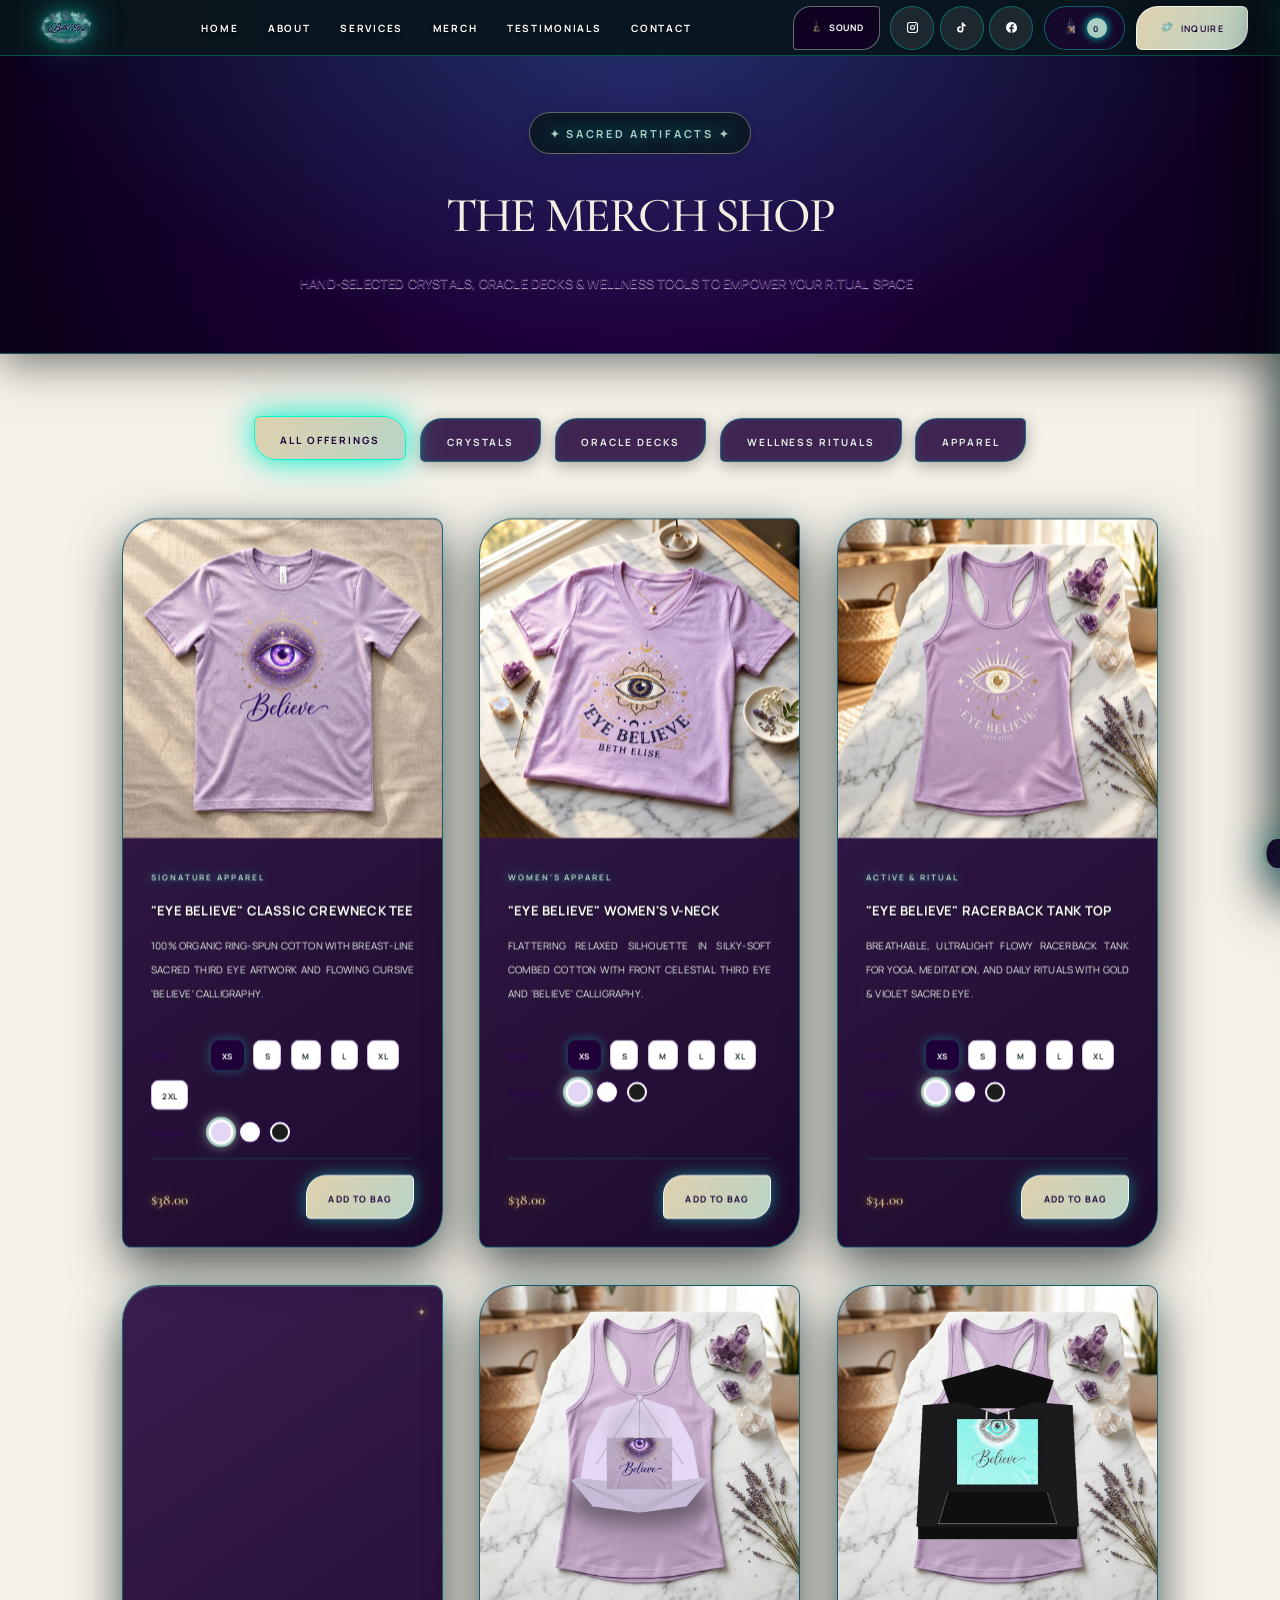
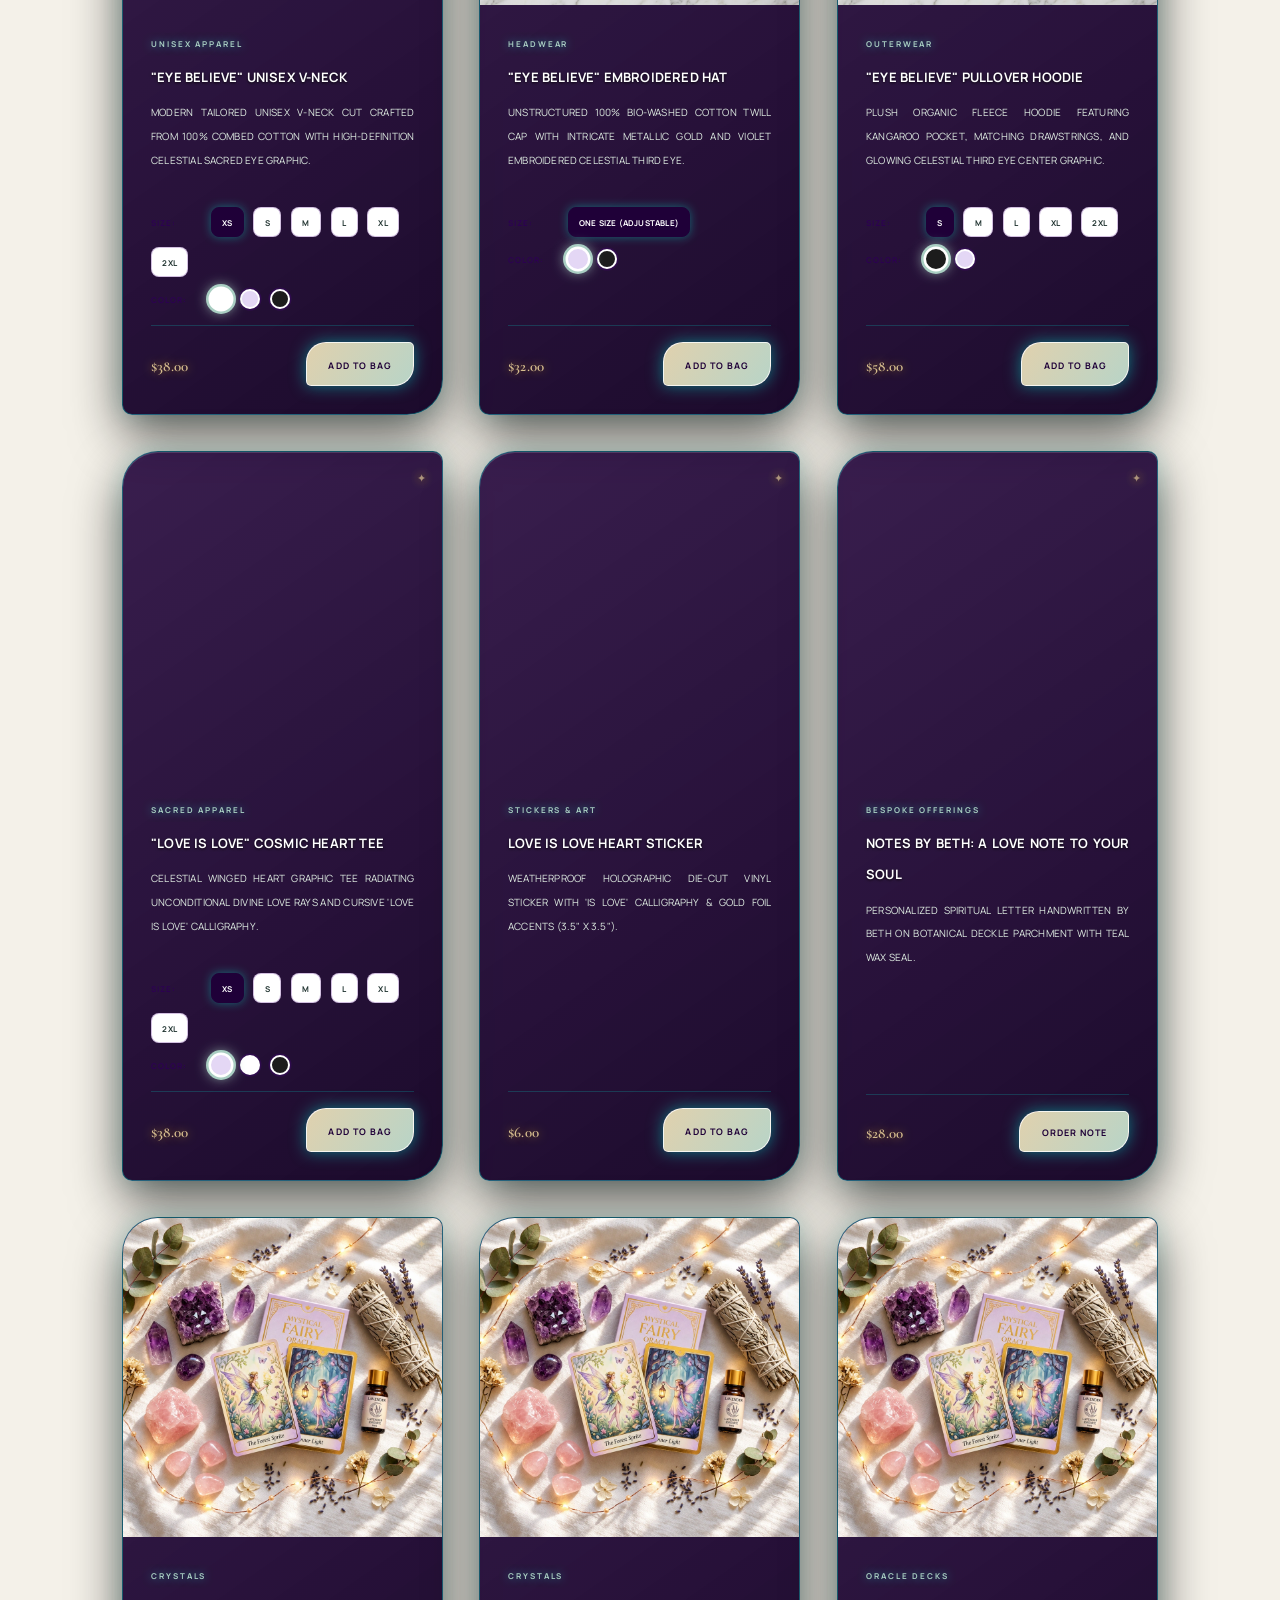
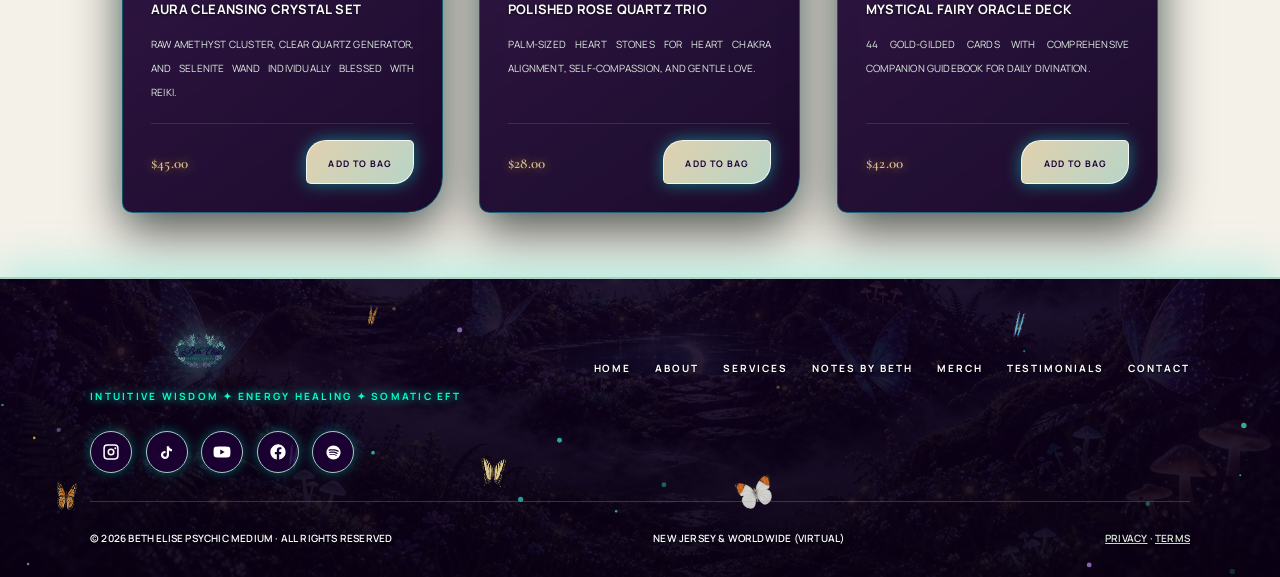
<file: pages/merch.html>
<!DOCTYPE html>
<html lang="en">
<head>
  <script>document.documentElement.classList.add('js');</script>  <!-- reveal-on-scroll is opt-in; without JS nothing is hidden -->
  <meta charset="UTF-8" />
  <meta name="viewport" content="width=device-width, initial-scale=1.0" />
  <meta name="description" content="Shop spiritual tools, crystals, oracle decks, and wellness essentials curated by Beth Elise." />
  <title>Merch Shop | Beth Elise Psychic Medium</title>
  <!-- Self-hosted type; see tools/build_fonts.py -->
  <link rel="preload" href="../fonts/manrope-400.woff2" as="font" type="font/woff2" crossorigin>
  <link rel="preload" href="../fonts/cormorant-garamond-500.woff2" as="font" type="font/woff2" crossorigin>
  <link rel="stylesheet" href="../css/fonts.css">
  <link rel="stylesheet" href="../css/style.css" />
<style>
    .merch-page {
      max-width: 1100px;
      margin: 0 auto;
      padding: 4rem 2rem;
    }
    .merch-filters {
      display: flex;
      gap: 0.85rem;
      flex-wrap: wrap;
      margin-bottom: 3.5rem;
      justify-content: center;
    }
    .filter-btn {
      padding: 0.65rem 1.6rem;
      border-radius: 22px 5px 22px 5px; /* Artsy Shape */
      border: 1.5px solid rgba(0, 229, 212, 0.35);
      background: rgba(31, 0, 56, 0.85);
      font-family: var(--font-sans);
      font-variant: all-small-caps;
      font-size: 0.88rem;
      font-weight: 800;
      letter-spacing: 0.14em;
      color: var(--tiffany-pale);
      cursor: pointer;
      box-shadow: 0 4px 16px rgba(0, 0, 0, 0.3), inset 0 0 10px rgba(0, 229, 212, 0.1);
      transition: all 0.3s cubic-bezier(0.16, 1, 0.3, 1);
    }
    .filter-btn.active,
    .filter-btn:hover {
      border-radius: 5px 22px 5px 22px;
      background: var(--gradient-cta);
      border-color: #00FFC8;
      color: var(--indigo-deep);
      box-shadow: 0 0 25px rgba(0, 229, 212, 0.75), 0 0 40px rgba(0, 255, 200, 0.5);
      transform: translateY(-2px);
    }
    .merch-page-grid {
      display: grid;
      grid-template-columns: repeat(3, 1fr);
      gap: 2.25rem;
    }
    .merch-page-card {
      border-radius: 36px 10px 36px 10px; /* Artsy Sacred Geometry Shape */
      overflow: hidden;
      box-shadow: 0 18px 50px rgba(0, 0, 0, 0.65), 0 0 25px rgba(0, 229, 212, 0.15), inset 0 1px 0 rgba(255, 255, 255, 0.15);
      background: linear-gradient(145deg, rgba(31, 0, 56, 0.88) 0%, rgba(18, 0, 36, 0.96) 100%);
      border: 1.5px solid rgba(0, 229, 212, 0.35);
      transition: all 0.4s cubic-bezier(0.16, 1, 0.3, 1);
      display: flex;
      flex-direction: column;
    }
    .merch-page-card:hover {
      border-radius: 10px 36px 10px 36px;
      border-color: #00FFC8;
      transform: translateY(-8px) scale(1.01);
      box-shadow: 0 28px 70px rgba(0, 0, 0, 0.85), 0 0 50px rgba(0, 229, 212, 0.55);
    }
    .merch-page-card img {
      width: 100%;
      aspect-ratio: 1;
      object-fit: cover;
      transition: transform 0.5s ease;
    }
    .merch-page-card:hover img {
      transform: scale(1.04);
    }
    .merch-page-card__body {
      padding: 1.75rem;
      flex: 1;
      display: flex;
      flex-direction: column;
    }
    .merch-page-card__category {
      font-size: 0.75rem;
      font-weight: 900;
      letter-spacing: 0.16em;
      text-transform: uppercase;
      color: var(--tiffany);
      text-shadow: 0 0 8px rgba(0, 229, 212, 0.6);
      margin-bottom: 0.4rem;
    }
    .merch-page-card__name {
      font-family: var(--font-body);
      font-size: 1.15rem;
      font-weight: 700;
      color: #FFFFFF;
      margin-bottom: 0.5rem;
      text-shadow: 0 1px 3px rgba(0, 0, 0, 0.8);
    }
    .merch-page-card__desc {
      font-size: 0.9rem;
      color: var(--tiffany-pale);
      margin-bottom: 1.25rem;
      line-height: 1.65;
    }
    .merch-page-card__footer {
      display: flex;
      align-items: center;
      justify-content: space-between;
      margin-top: auto;
      padding-top: 1rem;
      border-top: 1px solid rgba(0, 229, 212, 0.2);
    }
    .merch-page-card__price {
      font-family: var(--font-serif);
      font-size: 1.35rem;
      font-weight: 700;
      color: var(--gold);
      text-shadow: 0 0 10px rgba(255, 215, 0, 0.5);
    }
    .merch-page-card__add {
      padding: 0.55rem 1.35rem;
      background: var(--gradient-cta);
      border: 1px solid rgba(255, 255, 255, 0.8);
      border-radius: 20px 5px 20px 5px; /* Artsy Button Shape */
      font-size: 0.8rem;
      font-weight: 900;
      letter-spacing: 0.08em;
      text-transform: uppercase;
      color: var(--indigo-deep);
      cursor: pointer;
      box-shadow: 0 0 16px rgba(0, 229, 212, 0.5);
      transition: all 0.3s cubic-bezier(0.16, 1, 0.3, 1);
    }
    .merch-page-card__add:hover {
      border-radius: 5px 20px 5px 20px;
      box-shadow: 0 0 25px rgba(0, 229, 212, 0.9), 0 0 35px rgba(0, 255, 200, 0.7);
      transform: translateY(-2px) scale(1.04);
    }
    @media (max-width: 900px) {
      .merch-page-grid { grid-template-columns: repeat(2, 1fr); }
    }
    @media (max-width: 600px) {
      .merch-page-grid { grid-template-columns: 1fr; }
    }
  </style>
  <!-- ===== META: generated by tools/build_meta.py — do not edit ===== -->
  <link rel="canonical" href="https://jotsmedia.github.io/beth-elise-site/pages/merch.html" />
  <meta property="og:site_name" content="Beth Elise Psychic Medium" />
  <meta property="og:type" content="website" />
  <meta property="og:locale" content="en_US" />
  <meta property="og:url" content="https://jotsmedia.github.io/beth-elise-site/pages/merch.html" />
  <meta property="og:title" content="Merch Shop | Beth Elise Psychic Medium" />
  <meta property="og:description" content="Wear your light. Sacred tees, hoodies and talismans from the Beth Elise collection." />
  <meta property="og:image" content="https://jotsmedia.github.io/beth-elise-site/images/og-card.jpg" />
  <meta property="og:image:width" content="1200" />
  <meta property="og:image:height" content="630" />
  <meta property="og:image:alt" content="The Beth Elise Psychic Medium wordmark over a moonlit enchanted forest" />
  <meta name="twitter:card" content="summary_large_image" />
  <meta name="twitter:title" content="Merch Shop | Beth Elise Psychic Medium" />
  <meta name="twitter:description" content="Wear your light. Sacred tees, hoodies and talismans from the Beth Elise collection." />
  <meta name="twitter:image" content="https://jotsmedia.github.io/beth-elise-site/images/og-card.jpg" />
  <link rel="icon" href="../images/favicon-32.png?v=5b" sizes="32x32" type="image/png" />
  <link rel="icon" href="../images/favicon-192.png?v=5b" sizes="192x192" type="image/png" />
  <link rel="apple-touch-icon" href="../images/favicon-180.png?v=5b" />
  <link rel="manifest" href="../site.webmanifest" />
  <!-- ===== END META ===== -->
  <link rel="stylesheet" href="../css/cinematic-fonts.css?v=1" />
  <link rel="stylesheet" href="../css/cinematic.css?v=final-v6" />
  <link rel="stylesheet" href="../css/delivery.css?v=6" />
  <script src="../js/render-budget.js?v=6"></script>
  <script src="../js/realistic-eye.js?v=6"></script>
</head>
<body>
  <a class="skip-link" href="#main-content">Skip to main content</a>

  <div class="fairy-canvas" aria-hidden="true"></div>

  <nav class="nav">
    <div class="nav__logo"><a href="../index.html"><img srcset="../images/display/logo-192.webp 192w, ../images/display/logo-480.webp 480w, ../images/display/logo-960.webp 960w, ../images/display/logo-1440.webp 1440w, ../images/logo.webp?v=5d 4096w" sizes="(max-width: 768px) 50px, 68px" src="../images/logo.webp?v=5d" onerror="this.onerror=null;this.removeAttribute('srcset');this.src='../images/logo.png?v=5d'" alt="Beth Elise"  fetchpriority="high" decoding="async" width="640" height="429"></a></div>
    <div class="nav__links">
      <a href="../index.html">Home</a>
      <a href="about.html">About</a>
      <a href="services.html">Services</a>
      <a href="merch.html" style="color:var(--tiffany-deep);">Merch</a>
      <a href="testimonials.html">Testimonials</a>
      <a href="contact.html">Contact</a>
    </div>
    <div class="nav__cta">
      <button type="button" class="nav__sound-btn" id="open-sound-modal-btn" aria-label="Select Solfeggio Chime Frequency" title="Select Celestial Chime Frequency">
        <span><span class="pico pico--bell" aria-hidden="true"></span></span> <span id="nav-sound-freq-label">Sound</span>
      </button>
      <div class="nav__socials">
        <a href="https://instagram.com" target="_blank" rel="noopener noreferrer" class="nav__social-link" aria-label="Instagram"><span class="sico sico--instagram" aria-hidden="true"></span></a>
        <a href="https://tiktok.com" target="_blank" rel="noopener noreferrer" class="nav__social-link" aria-label="TikTok"><span class="sico sico--tiktok" aria-hidden="true"></span></a>
        <a href="https://facebook.com" target="_blank" rel="noopener noreferrer" class="nav__social-link" aria-label="Facebook"><span class="sico sico--facebook" aria-hidden="true"></span></a>
      </div>
      <button type="button" class="cart-toggle-btn" aria-label="Open sacred shopping bag">
        <span><span class="pico pico--bag" aria-hidden="true"></span></span> <span class="cart-badge">0</span>
      </button>
      <a href="contact.html" class="btn-inquire">
        <span><span class="pico pico--sparkle" aria-hidden="true"></span></span> Inquire
      </a>
    </div>
    <button class="nav__hamburger" aria-label="Toggle menu"><span></span><span></span><span></span></button>
  </nav>

  <div class="nav__mobile">
    <a href="../index.html">Home</a>
    <a href="about.html">About</a>
    <a href="services.html">Services</a>
    <a href="merch.html">Merch</a>
    <a href="testimonials.html">Testimonials</a>
    <a href="contact.html">Contact</a>
    <button type="button" class="nav__sound-btn" id="open-sound-modal-mobile-btn" style="width:100%; justify-content:center;" aria-label="Select Solfeggio Chime Frequency">
      <span><span class="pico pico--bell" aria-hidden="true"></span></span> Celestial Chimes (<span id="nav-sound-freq-mobile-label">Off</span>)
    </button>
    <div style="display:flex; justify-content:center; gap:0.75rem; padding:0.5rem 0;">
      <a href="https://instagram.com" target="_blank" rel="noopener noreferrer" class="nav__social-link" aria-label="Instagram"><span class="sico sico--instagram" aria-hidden="true"></span></a>
      <a href="https://tiktok.com" target="_blank" rel="noopener noreferrer" class="nav__social-link" aria-label="TikTok"><span class="sico sico--tiktok" aria-hidden="true"></span></a>
      <a href="https://youtube.com" target="_blank" rel="noopener noreferrer" class="nav__social-link" aria-label="YouTube"><span class="sico sico--youtube" aria-hidden="true"></span></a>
      <a href="https://facebook.com" target="_blank" rel="noopener noreferrer" class="nav__social-link" aria-label="Facebook"><span class="sico sico--facebook" aria-hidden="true"></span></a>
    </div>
    <button type="button" class="cart-toggle-btn" style="width:100%; justify-content:center;" aria-label="Open sacred shopping bag">
      <span><span class="pico pico--bag" aria-hidden="true"></span></span> View Sacred Cart (<span class="cart-badge">0</span>)
    </button>
    <a href="contact.html" class="btn-inquire">✦ Inquire Now</a>
  </div>

  <main id="main-content">

  <div class="page-hero">
    <div class="page-hero__content">
      <span class="section__eyebrow">✦ Sacred Artifacts ✦</span>
      <h1 class="section__title">The Merch Shop</h1>
      <p class="section__desc">Hand-selected crystals, oracle decks & wellness tools to empower your ritual space</p>
    </div>
  </div>

  <div class="merch-page">
    <div class="merch-filters">
      <button class="filter-btn active" data-filter="all">All Offerings</button>
      <button class="filter-btn" data-filter="crystals">Crystals</button>
      <button class="filter-btn" data-filter="oracle">Oracle Decks</button>
      <button class="filter-btn" data-filter="wellness">Wellness Rituals</button>
      <button class="filter-btn" data-filter="apparel">Apparel</button>
    </div>

    <div class="merch-page-grid">

      <!-- Product 1: Classic Crewneck T-Shirt -->
      <div class="merch-page-card fade-in" data-category="apparel">
        <img srcset="../images/display/merch-eye-believe-lavender-192.webp 192w, ../images/display/merch-eye-believe-lavender-480.webp 480w, ../images/display/merch-eye-believe-lavender-960.webp 960w, ../images/display/merch-eye-believe-lavender-1440.webp 1440w, ../images/merch-eye-believe-lavender.webp 4096w" sizes="(max-width: 768px) calc(100vw - 32px), (max-width: 1200px) 45vw, 600px" src="../images/merch-eye-believe-lavender.webp" alt="Eye Believe Classic Crewneck T-Shirt" class="merch-page-card__img"  fetchpriority="high" decoding="async" width="800" height="800">
        <div class="merch-page-card__body">
          <div class="merch-page-card__category">Signature Apparel</div>
          <div class="merch-page-card__name">"Eye Believe" Classic Crewneck Tee</div>
          <p class="merch-page-card__desc">100% organic ring-spun cotton with breast-line sacred third eye artwork and flowing cursive 'Believe' calligraphy.</p>
          <div class="product-options">
            <div class="option-group">
              <span class="option-label">Size:</span>
              <span class="size-pill active">XS</span>
              <span class="size-pill">S</span>
              <span class="size-pill">M</span>
              <span class="size-pill">L</span>
              <span class="size-pill">XL</span>
              <span class="size-pill">2XL</span>
            </div>
            <div class="option-group">
              <span class="option-label">Color:</span>
              <span class="color-dot active" style="background: #E4D7F5;" title="Mystic Lavender" data-img="../images/merch-eye-believe-lavender.webp"></span>
              <span class="color-dot" style="background: #FFFFFF;" title="Cloud White" data-img="../images/merch-eye-believe-white.webp"></span>
              <span class="color-dot" style="background: #1C1C1C;" title="Obsidian Black" data-img="../images/merch-eye-believe-black.webp"></span>
            </div>
          </div>
          <div class="merch-page-card__footer">
            <div class="merch-page-card__price">$38.00</div>
            <button class="merch-page-card__add" onclick="addToCart(this)">Add to Bag</button>
          </div>
        </div>
      </div>

      <!-- Product 2: Women's Relaxed V-Neck Tee -->
      <div class="merch-page-card fade-in fade-in-delay-1" data-category="apparel">
        <img srcset="../images/display/merch-eye-believe-womens-vneck-192.webp 192w, ../images/display/merch-eye-believe-womens-vneck-480.webp 480w, ../images/display/merch-eye-believe-womens-vneck-960.webp 960w, ../images/display/merch-eye-believe-womens-vneck-1440.webp 1440w, ../images/merch-eye-believe-womens-vneck.webp 4096w" sizes="(max-width: 768px) calc(100vw - 32px), (max-width: 1200px) 45vw, 600px" src="../images/merch-eye-believe-womens-vneck.webp" alt="Eye Believe Women's Relaxed V-Neck Tee" class="merch-page-card__img"  loading="lazy" decoding="async" width="800" height="800">
        <div class="merch-page-card__body">
          <div class="merch-page-card__category">Women's Apparel</div>
          <div class="merch-page-card__name">"Eye Believe" Women's V-Neck</div>
          <p class="merch-page-card__desc">Flattering relaxed silhouette in silky-soft combed cotton with front celestial third eye and 'Believe' calligraphy.</p>
          <div class="product-options">
            <div class="option-group">
              <span class="option-label">Size:</span>
              <span class="size-pill active">XS</span>
              <span class="size-pill">S</span>
              <span class="size-pill">M</span>
              <span class="size-pill">L</span>
              <span class="size-pill">XL</span>
            </div>
            <div class="option-group">
              <span class="option-label">Color:</span>
              <span class="color-dot active" style="background: #E4D7F5;" title="Mystic Lavender" data-img="../images/merch-eye-believe-womens-vneck.webp"></span>
              <span class="color-dot" style="background: #FFFFFF;" title="Cloud White" data-img="../images/merch-eye-believe-womens-vneck-white.webp"></span>
              <span class="color-dot" style="background: #1C1C1C;" title="Obsidian Black" data-img="../images/merch-eye-believe-womens-vneck-black.webp"></span>
            </div>
          </div>
          <div class="merch-page-card__footer">
            <div class="merch-page-card__price">$38.00</div>
            <button class="merch-page-card__add" onclick="addToCart(this)">Add to Bag</button>
          </div>
        </div>
      </div>

      <!-- Product 3: Flowy Racerback Tank Top -->
      <div class="merch-page-card fade-in fade-in-delay-2" data-category="apparel">
        <img srcset="../images/display/merch-eye-believe-tanktop-192.webp 192w, ../images/display/merch-eye-believe-tanktop-480.webp 480w, ../images/display/merch-eye-believe-tanktop-960.webp 960w, ../images/display/merch-eye-believe-tanktop-1440.webp 1440w, ../images/merch-eye-believe-tanktop.webp 4096w" sizes="(max-width: 768px) calc(100vw - 32px), (max-width: 1200px) 45vw, 600px" src="../images/merch-eye-believe-tanktop.webp" alt="Eye Believe Flowy Racerback Tank Top" class="merch-page-card__img"  loading="lazy" decoding="async" width="800" height="800">
        <div class="merch-page-card__body">
          <div class="merch-page-card__category">Active & Ritual</div>
          <div class="merch-page-card__name">"Eye Believe" Racerback Tank Top</div>
          <p class="merch-page-card__desc">Breathable, ultralight flowy racerback tank for yoga, meditation, and daily rituals with gold & violet sacred eye.</p>
          <div class="product-options">
            <div class="option-group">
              <span class="option-label">Size:</span>
              <span class="size-pill active">XS</span>
              <span class="size-pill">S</span>
              <span class="size-pill">M</span>
              <span class="size-pill">L</span>
              <span class="size-pill">XL</span>
            </div>
            <div class="option-group">
              <span class="option-label">Color:</span>
              <span class="color-dot active" style="background: #E4D7F5;" title="Mystic Lavender" data-img="../images/merch-eye-believe-tanktop.webp"></span>
              <span class="color-dot" style="background: #FFFFFF;" title="Cloud White" data-img="../images/merch-eye-believe-tanktop-white.webp"></span>
              <span class="color-dot" style="background: #1C1C1C;" title="Obsidian Black" data-img="../images/merch-eye-believe-tanktop-black.webp"></span>
            </div>
          </div>
          <div class="merch-page-card__footer">
            <div class="merch-page-card__price">$34.00</div>
            <button class="merch-page-card__add" onclick="addToCart(this)">Add to Bag</button>
          </div>
        </div>
      </div>

      <!-- Product 4: Unisex V-Neck Tee -->
      <div class="merch-page-card fade-in" data-category="apparel">
        <img srcset="../images/display/merch-eye-believe-vneck-white-192.webp 192w, ../images/display/merch-eye-believe-vneck-white-480.webp 480w, ../images/display/merch-eye-believe-vneck-white-960.webp 960w, ../images/display/merch-eye-believe-vneck-white-1440.webp 1440w, ../images/merch-eye-believe-vneck-white.webp 4096w" sizes="(max-width: 768px) calc(100vw - 32px), (max-width: 1200px) 45vw, 600px" src="../images/merch-eye-believe-vneck-white.webp" alt="Eye Believe Unisex V-Neck Tee" class="merch-page-card__img"  loading="lazy" decoding="async" width="800" height="800">
        <div class="merch-page-card__body">
          <div class="merch-page-card__category">Unisex Apparel</div>
          <div class="merch-page-card__name">"Eye Believe" Unisex V-Neck</div>
          <p class="merch-page-card__desc">Modern tailored unisex v-neck cut crafted from 100% combed cotton with high-definition celestial sacred eye graphic.</p>
          <div class="product-options">
            <div class="option-group">
              <span class="option-label">Size:</span>
              <span class="size-pill active">XS</span>
              <span class="size-pill">S</span>
              <span class="size-pill">M</span>
              <span class="size-pill">L</span>
              <span class="size-pill">XL</span>
              <span class="size-pill">2XL</span>
            </div>
            <div class="option-group">
              <span class="option-label">Color:</span>
              <span class="color-dot active" style="background: #FFFFFF;" title="Cloud White" data-img="../images/merch-eye-believe-vneck-white.webp"></span>
              <span class="color-dot" style="background: #E4D7F5;" title="Mystic Lavender" data-img="../images/merch-eye-believe-vneck-lavender.webp"></span>
              <span class="color-dot" style="background: #1C1C1C;" title="Obsidian Black" data-img="../images/merch-eye-believe-vneck-black.webp"></span>
            </div>
          </div>
          <div class="merch-page-card__footer">
            <div class="merch-page-card__price">$38.00</div>
            <button class="merch-page-card__add" onclick="addToCart(this)">Add to Bag</button>
          </div>
        </div>
      </div>

      <!-- Product 5: Embroidered Celestial Dad Hat -->
      <div class="merch-page-card fade-in fade-in-delay-1" data-category="apparel">
        <img srcset="../images/display/merch-eye-believe-hat-lavender-192.webp 192w, ../images/display/merch-eye-believe-hat-lavender-480.webp 480w, ../images/display/merch-eye-believe-hat-lavender-960.webp 960w, ../images/display/merch-eye-believe-hat-lavender-1440.webp 1440w, ../images/merch-eye-believe-hat-lavender.webp 4096w" sizes="(max-width: 768px) calc(100vw - 32px), (max-width: 1200px) 45vw, 600px" src="../images/merch-eye-believe-hat-lavender.webp" alt="Eye Believe Embroidered Celestial Dad Hat" class="merch-page-card__img"  loading="lazy" decoding="async" width="800" height="800">
        <div class="merch-page-card__body">
          <div class="merch-page-card__category">Headwear</div>
          <div class="merch-page-card__name">"Eye Believe" Embroidered Hat</div>
          <p class="merch-page-card__desc">Unstructured 100% bio-washed cotton twill cap with intricate metallic gold and violet embroidered celestial third eye.</p>
          <div class="product-options">
            <div class="option-group">
              <span class="option-label">Size:</span>
              <span class="size-pill active">One Size (Adjustable)</span>
            </div>
            <div class="option-group">
              <span class="option-label">Color:</span>
              <span class="color-dot active" style="background: #E4D7F5;" title="Mystic Lavender" data-img="../images/merch-eye-believe-hat-lavender.webp"></span>
              <span class="color-dot" style="background: #1C1C1C;" title="Obsidian Black" data-img="../images/merch-eye-believe-hat-black.webp"></span>
            </div>
          </div>
          <div class="merch-page-card__footer">
            <div class="merch-page-card__price">$32.00</div>
            <button class="merch-page-card__add" onclick="addToCart(this)">Add to Bag</button>
          </div>
        </div>
      </div>

      <!-- Product 6: Cozy Pullover Hoodie -->
      <div class="merch-page-card fade-in fade-in-delay-2" data-category="apparel">
        <img srcset="../images/display/merch-eye-believe-hoodie-black-192.webp 192w, ../images/display/merch-eye-believe-hoodie-black-480.webp 480w, ../images/display/merch-eye-believe-hoodie-black-960.webp 960w, ../images/display/merch-eye-believe-hoodie-black-1440.webp 1440w, ../images/merch-eye-believe-hoodie-black.webp 4096w" sizes="(max-width: 768px) calc(100vw - 32px), (max-width: 1200px) 45vw, 600px" src="../images/merch-eye-believe-hoodie-black.webp" alt="Eye Believe Cozy Pullover Hoodie" class="merch-page-card__img"  loading="lazy" decoding="async" width="800" height="800">
        <div class="merch-page-card__body">
          <div class="merch-page-card__category">Outerwear</div>
          <div class="merch-page-card__name">"Eye Believe" Pullover Hoodie</div>
          <p class="merch-page-card__desc">Plush organic fleece hoodie featuring kangaroo pocket, matching drawstrings, and glowing celestial third eye center graphic.</p>
          <div class="product-options">
            <div class="option-group">
              <span class="option-label">Size:</span>
              <span class="size-pill active">S</span>
              <span class="size-pill">M</span>
              <span class="size-pill">L</span>
              <span class="size-pill">XL</span>
              <span class="size-pill">2XL</span>
            </div>
            <div class="option-group">
              <span class="option-label">Color:</span>
              <span class="color-dot active" style="background: #1C1C1C;" title="Obsidian Black" data-img="../images/merch-eye-believe-hoodie-black.webp"></span>
              <span class="color-dot" style="background: #E4D7F5;" title="Mystic Lavender" data-img="../images/merch-eye-believe-hoodie-lavender.webp"></span>
            </div>
          </div>
          <div class="merch-page-card__footer">
            <div class="merch-page-card__price">$58.00</div>
            <button class="merch-page-card__add" onclick="addToCart(this)">Add to Bag</button>
          </div>
        </div>
      </div>

      <!-- Product 7: "Love is Love" Cosmic Heart Tee -->
      <div class="merch-page-card fade-in" data-category="apparel">
        <img srcset="../images/display/merch-love-is-love-lavender-192.webp 192w, ../images/display/merch-love-is-love-lavender-480.webp 480w, ../images/display/merch-love-is-love-lavender-960.webp 960w, ../images/display/merch-love-is-love-lavender-1440.webp 1440w, ../images/merch-love-is-love-lavender.webp 4096w" sizes="(max-width: 768px) calc(100vw - 32px), (max-width: 1200px) 45vw, 600px" src="../images/merch-love-is-love-lavender.webp" alt="Love is Love Cosmic Heart Graphic Tee" class="merch-page-card__img"  loading="lazy" decoding="async" width="800" height="800">
        <div class="merch-page-card__body">
          <div class="merch-page-card__category">Sacred Apparel</div>
          <div class="merch-page-card__name">"Love is Love" Cosmic Heart Tee</div>
          <p class="merch-page-card__desc">Celestial winged heart graphic tee radiating unconditional divine love rays and cursive 'Love is Love' calligraphy.</p>
          <div class="product-options">
            <div class="option-group">
              <span class="option-label">Size:</span>
              <span class="size-pill active">XS</span>
              <span class="size-pill">S</span>
              <span class="size-pill">M</span>
              <span class="size-pill">L</span>
              <span class="size-pill">XL</span>
              <span class="size-pill">2XL</span>
            </div>
            <div class="option-group">
              <span class="option-label">Color:</span>
              <span class="color-dot active" style="background: #E4D7F5;" title="Mystic Lavender" data-img="../images/merch-love-is-love-lavender.webp"></span>
              <span class="color-dot" style="background: #FFFFFF;" title="Cloud White" data-img="../images/merch-love-is-love-white.webp"></span>
              <span class="color-dot" style="background: #1C1C1C;" title="Obsidian Black" data-img="../images/merch-love-is-love-black.webp"></span>
            </div>
          </div>
          <div class="merch-page-card__footer">
            <div class="merch-page-card__price">$38.00</div>
            <button class="merch-page-card__add" onclick="addToCart(this)">Add to Bag</button>
          </div>
        </div>
      </div>

      <!-- Product 8: LOVE IS LOVE Heart Sticker -->
      <div class="merch-page-card fade-in fade-in-delay-1" data-category="apparel">
        <img srcset="../images/display/merch-love-is-love-192.webp 192w, ../images/display/merch-love-is-love-480.webp 480w, ../images/display/merch-love-is-love-960.webp 960w, ../images/display/merch-love-is-love-1440.webp 1440w, ../images/merch-love-is-love.webp 4096w" sizes="(max-width: 768px) calc(100vw - 32px), (max-width: 1200px) 45vw, 600px" src="../images/merch-love-is-love.webp" alt="LOVE IS LOVE Heart Die-Cut Holographic Sticker"  loading="lazy" decoding="async" width="800" height="800">
        <div class="merch-page-card__body">
          <div class="merch-page-card__category">Stickers & Art</div>
          <div class="merch-page-card__name">LOVE IS LOVE Heart Sticker</div>
          <div class="merch-page-card__desc">Weatherproof holographic die-cut vinyl sticker with 'IS LOVE' calligraphy & gold foil accents (3.5" x 3.5").</div>
          <div class="merch-page-card__footer">
            <div class="merch-page-card__price">$6.00</div>
            <button class="merch-page-card__add" onclick="addToCart(this)">Add to Bag</button>
          </div>
        </div>
      </div>

      <!-- Product 9: Notes by Beth (Soul Letter) -->
      <div class="merch-page-card fade-in fade-in-delay-2" data-category="wellness">
        <img srcset="../images/display/notes-by-beth-192.webp 192w, ../images/display/notes-by-beth-480.webp 480w, ../images/display/notes-by-beth-960.webp 960w, ../images/display/notes-by-beth-1440.webp 1440w, ../images/notes-by-beth.webp 4128w" sizes="(max-width: 768px) calc(100vw - 32px), (max-width: 1200px) 45vw, 600px" src="../images/notes-by-beth.webp" alt="Notes by Beth: A Love Note to Your Soul"  loading="lazy" decoding="async" width="1376" height="768">
        <div class="merch-page-card__body">
          <div class="merch-page-card__category">Bespoke Offerings</div>
          <div class="merch-page-card__name">Notes by Beth: A Love Note to Your Soul</div>
          <div class="merch-page-card__desc">Personalized spiritual letter handwritten by Beth on botanical deckle parchment with teal wax seal.</div>
          <div class="merch-page-card__footer">
            <div class="merch-page-card__price">$28.00</div>
            <a href="notes-by-beth.html" class="merch-page-card__add" style="text-decoration:none; display:inline-block;">Order Note</a>
          </div>
        </div>
      </div>

      <!-- Product 10: Aura Protection Crystal Set -->
      <div class="merch-page-card fade-in" data-category="crystals">
        <img srcset="../images/display/merch-crystals-192.webp 192w, ../images/display/merch-crystals-480.webp 480w, ../images/display/merch-crystals-960.webp 960w, ../images/display/merch-crystals-1440.webp 1440w, ../images/merch-crystals.webp 4096w" sizes="(max-width: 768px) calc(100vw - 32px), (max-width: 1200px) 45vw, 600px" src="../images/merch-crystals.webp" alt="Aura Cleansing Crystal Set"  loading="lazy" decoding="async" width="800" height="800">
        <div class="merch-page-card__body">
          <div class="merch-page-card__category">Crystals</div>
          <div class="merch-page-card__name">Aura Cleansing Crystal Set</div>
          <div class="merch-page-card__desc">Raw amethyst cluster, clear quartz generator, and selenite wand individually blessed with Reiki.</div>
          <div class="merch-page-card__footer">
            <div class="merch-page-card__price">$45.00</div>
            <button class="merch-page-card__add" onclick="addToCart(this)">Add to Bag</button>
          </div>
        </div>
      </div>

      <div class="merch-page-card fade-in fade-in-delay-1" data-category="crystals">
        <img srcset="../images/display/merch-crystals-192.webp 192w, ../images/display/merch-crystals-480.webp 480w, ../images/display/merch-crystals-960.webp 960w, ../images/display/merch-crystals-1440.webp 1440w, ../images/merch-crystals.webp 4096w" sizes="(max-width: 768px) calc(100vw - 32px), (max-width: 1200px) 45vw, 600px" src="../images/merch-crystals.webp" alt="Rose Quartz Hearts"  loading="lazy" decoding="async" width="800" height="800">
        <div class="merch-page-card__body">
          <div class="merch-page-card__category">Crystals</div>
          <div class="merch-page-card__name">Polished Rose Quartz Trio</div>
          <div class="merch-page-card__desc">Palm-sized heart stones for heart chakra alignment, self-compassion, and gentle love.</div>
          <div class="merch-page-card__footer">
            <div class="merch-page-card__price">$28.00</div>
            <button class="merch-page-card__add" onclick="addToCart(this)">Add to Bag</button>
          </div>
        </div>
      </div>

      <div class="merch-page-card fade-in fade-in-delay-2" data-category="oracle">
        <img srcset="../images/display/merch-crystals-192.webp 192w, ../images/display/merch-crystals-480.webp 480w, ../images/display/merch-crystals-960.webp 960w, ../images/display/merch-crystals-1440.webp 1440w, ../images/merch-crystals.webp 4096w" sizes="(max-width: 768px) calc(100vw - 32px), (max-width: 1200px) 45vw, 600px" src="../images/merch-crystals.webp" alt="Fairy Oracle Deck"  loading="lazy" decoding="async" width="800" height="800">
        <div class="merch-page-card__body">
          <div class="merch-page-card__category">Oracle Decks</div>
          <div class="merch-page-card__name">Mystical Fairy Oracle Deck</div>
          <div class="merch-page-card__desc">44 gold-gilded cards with comprehensive companion guidebook for daily divination.</div>
          <div class="merch-page-card__footer">
            <div class="merch-page-card__price">$42.00</div>
            <button class="merch-page-card__add" onclick="addToCart(this)">Add to Bag</button>
          </div>
        </div>
      </div>

    </div>
  </div>

  <!-- ✦ CONCISE ANIMATED FOOTER ✦ -->
  </main>

  <footer class="footer" role="contentinfo">
    <canvas id="footer-celestial-canvas" aria-hidden="true"></canvas>
    <div class="container">
      <div class="footer__content-row">
        <div class="footer__brand-block">
          <img srcset="../images/display/logo-192.webp 192w, ../images/display/logo-480.webp 480w, ../images/display/logo-960.webp 960w, ../images/display/logo-1440.webp 1440w, ../images/logo.webp?v=5d 4096w" sizes="220px" src="../images/logo.webp?v=5d" onerror="this.onerror=null;this.removeAttribute('srcset');this.src='../images/logo.png?v=5d'" alt="Beth Elise Psychic Medium" class="footer__logo"  loading="lazy" decoding="async" width="640" height="429">
          <div class="footer__slogan">Intuitive Wisdom ✦ Energy Healing ✦ Somatic EFT</div>
        </div>

        <nav class="footer__nav-strip" aria-label="Footer Navigation">
          <a href="../index.html">Home</a>
          <a href="about.html">About</a>
          <a href="services.html">Services</a>
          <a href="notes-by-beth.html">Notes by Beth</a>
          <a href="merch.html">Merch</a>
          <a href="testimonials.html">Testimonials</a>
          <a href="contact.html">Contact</a>
        </nav>

        <div class="footer__social-row" aria-label="Social Media Links">
          <a href="https://instagram.com" target="_blank" rel="noopener noreferrer" class="footer__social-btn" aria-label="Instagram">
            <span class="sico sico--instagram" aria-hidden="true"></span>
          </a>
          <a href="https://tiktok.com" target="_blank" rel="noopener noreferrer" class="footer__social-btn" aria-label="TikTok">
            <span class="sico sico--tiktok" aria-hidden="true"></span>
          </a>
          <a href="https://youtube.com" target="_blank" rel="noopener noreferrer" class="footer__social-btn" aria-label="YouTube">
            <span class="sico sico--youtube" aria-hidden="true"></span>
          </a>
          <a href="https://facebook.com" target="_blank" rel="noopener noreferrer" class="footer__social-btn" aria-label="Facebook">
            <span class="sico sico--facebook" aria-hidden="true"></span>
          </a>
          <a href="https://spotify.com" target="_blank" rel="noopener noreferrer" class="footer__social-btn" aria-label="Spotify Podcast">
            <span class="sico sico--spotify" aria-hidden="true"></span>
          </a>
        </div>
      </div>

      <div class="footer__bottom-bar">
        <span>&copy; 2026 Beth Elise Psychic Medium · All Rights Reserved</span>
        <span>New Jersey & Worldwide (Virtual)</span>
        <div class="footer__legal">
          <a href="privacy.html">Privacy</a> · <a href="terms.html">Terms</a>
        </div>
      </div>
    </div>
  </footer>

  <div class="toast"></div>
  <!-- ✦ SACRED CART DRAWER ✦ -->
  <div id="cart-drawer-overlay" class="cart-drawer-overlay" aria-hidden="true"></div>
  <aside id="cart-drawer" class="cart-drawer" role="dialog" aria-label="Shopping Bag">
    <div class="cart-drawer__header">
      <h3 class="cart-drawer__title">Sacred Bag</h3>
      <button type="button" id="cart-close-btn" class="cart-drawer__close" aria-label="Close cart">&times;</button>
    </div>
    <div id="cart-drawer-items" class="cart-drawer__items"></div>
    <div class="cart-drawer__footer">
      <div class="cart-subtotal">
        <span>Subtotal</span>
        <span id="cart-subtotal-val" class="cart-subtotal-price">$0.00</span>
      </div>
      <button type="button" id="cart-checkout-btn" class="cart-checkout-btn">
        <span><span class="pico pico--sparkle" aria-hidden="true"></span></span> Proceed to Secure Checkout
      </button>
    </div>
  </aside>

  <!-- ✦ CELESTIAL SOLFEGGIO SOUND FREQUENCY POPUP MODAL ✦ -->
  <div id="sound-modal" class="modal-overlay" aria-hidden="true" role="dialog" aria-label="Celestial Sound Frequency Selector">
    <div class="modal-card sound-modal-card">
      <button type="button" class="modal-close" id="close-sound-modal-btn" aria-label="Close sound selector">&times;</button>
      <div class="modal-header">
        <span class="section__eyebrow">✦ Sacred Sound Bath ✦</span>
        <h3 class="modal-title">Celestial Chime Frequencies</h3>
        <p class="modal-desc">Select your resonant Solfeggio frequency. Every tap and click across the website will chime with this harmonic tone.</p>
      </div>

      <div class="sound-modal-freq-grid" id="sound-modal-grid">
        <div class="sound-modal-freq-card active" data-freq="528">
          <span class="sound-freq-hz">528 Hz</span>
          <span class="sound-freq-title">Miracle & DNA</span>
          <span class="sound-freq-desc">Transformation & inner light</span>
        </div>
        <div class="sound-modal-freq-card" data-freq="432">
          <span class="sound-freq-hz">432 Hz</span>
          <span class="sound-freq-title">Universal Peace</span>
          <span class="sound-freq-desc">Deep calm & natural harmony</span>
        </div>
        <div class="sound-modal-freq-card" data-freq="639">
          <span class="sound-freq-hz">639 Hz</span>
          <span class="sound-freq-title">Heart Harmony</span>
          <span class="sound-freq-desc">Love, empathy & connection</span>
        </div>
        <div class="sound-modal-freq-card" data-freq="741">
          <span class="sound-freq-hz">741 Hz</span>
          <span class="sound-freq-title">Intuitive Awakening</span>
          <span class="sound-freq-desc">Clarity & psychic vision</span>
        </div>
        <div class="sound-modal-freq-card" data-freq="852">
          <span class="sound-freq-hz">852 Hz</span>
          <span class="sound-freq-title">Third Eye Portal</span>
          <span class="sound-freq-desc">Spiritual truth & high order</span>
        </div>
        <div class="sound-modal-freq-card" data-freq="963">
          <span class="sound-freq-hz">963 Hz</span>
          <span class="sound-freq-title">Crown of Divine Light</span>
          <span class="sound-freq-desc">Pure oneness & spirit state</span>
        </div>
      </div>

      <div class="sound-modal-actions">
        <button type="button" class="btn-secondary" id="toggle-sound-mute-btn">
          <span id="sound-mute-icon"><span class="pico pico--bell-off" aria-hidden="true"></span></span> <span id="sound-mute-text">Chimes Off (Click to Enable)</span>
        </button>
        <button type="button" class="btn-primary" id="test-sound-chime-btn">
          <span><span class="pico pico--sparkle" aria-hidden="true"></span></span> Test Chime
        </button>
      </div>
    </div>
  </div>

  <!-- ✦ SECURE ORDER CHECKOUT MODAL ✦ -->
  <div id="checkout-modal" class="modal-overlay" aria-hidden="true" role="dialog" aria-label="Secure Sacred Checkout">
    <div class="modal-card checkout-modal-card" style="max-width: 680px; max-height: 90vh; overflow-y: auto;">
      <button type="button" class="modal-close" id="close-checkout-modal-btn" aria-label="Close checkout">&times;</button>
      <div class="modal-header" style="text-align: center; margin-bottom: 1.5rem;">
        <span class="section__eyebrow">✦ Secure Sacred Portal ✦</span>
        <h3 class="modal-title">Complete Your Sacred Order</h3>
        <p class="modal-desc">Enter your shipping and billing details to finalize your offering.</p>
      </div>

      <!-- Order Summary Strip -->
      <div id="checkout-summary-box" style="background: rgba(31, 0, 56, 0.7); border: 1.5px solid rgba(0, 229, 212, 0.35); border-radius: var(--radius-md); padding: 1rem 1.25rem; margin-bottom: 1.5rem;">
        <div style="display: flex; justify-content: space-between; align-items: center; font-weight: 700; color: #FFFFFF; font-size: 0.95rem;">
          <span>Order Total:</span>
          <span id="checkout-total-price" style="font-family: var(--font-serif); font-size: 1.4rem; color: var(--gold);">$0.00</span>
        </div>
      </div>

      <form id="checkout-order-form" novalidate>
        <!-- Contact Information -->
        <div class="form__row">
          <div class="form-group">
            <label for="checkout-name" style="color: var(--tiffany-pale);">Full Name *</label>
            <input type="text" id="checkout-name" required placeholder="Your full name" />
          </div>
          <div class="form-group">
            <label for="checkout-email" style="color: var(--tiffany-pale);">Email Address *</label>
            <input type="email" id="checkout-email" required placeholder="name@example.com" />
          </div>
        </div>

        <div class="form-group">
          <label for="checkout-phone" style="color: var(--tiffany-pale);">Phone Number (Optional)</label>
          <input type="tel" id="checkout-phone" placeholder="(555) 000-0000" />
        </div>

        <!-- ✦ SHIPPING ADDRESS (Distinct fields) ✦ -->
        <div style="margin: 1.5rem 0 0.5rem; padding-bottom: 0.4rem; border-bottom: 1px solid rgba(0, 229, 212, 0.25);">
          <h4 style="font-family: var(--font-sans); font-variant: all-small-caps; font-size: 0.92rem; font-weight: 800; letter-spacing: 0.14em; color: var(--tiffany-pale);">✦ Shipping Address</h4>
        </div>

        <div class="form__row-street">
          <div class="form-group">
            <label for="checkout-street" style="color: var(--tiffany-pale);">Street Address *</label>
            <input type="text" id="checkout-street" required placeholder="123 Glade Avenue" />
          </div>
          <div class="form-group">
            <label for="checkout-apt" style="color: var(--tiffany-pale);">Apt / Suite / Unit</label>
            <input type="text" id="checkout-apt" placeholder="Suite 200" />
          </div>
        </div>

        <div class="form__row-3">
          <div class="form-group">
            <label for="checkout-town" style="color: var(--tiffany-pale);">Town / City *</label>
            <input type="text" id="checkout-town" required placeholder="Town or City" />
          </div>
          <div class="form-group">
            <label for="checkout-state" style="color: var(--tiffany-pale);">State *</label>
            <select id="checkout-state" required>
              <option value="" disabled selected>State...</option>
              <option value="AL">Alabama (AL)</option>
              <option value="AK">Alaska (AK)</option>
              <option value="AZ">Arizona (AZ)</option>
              <option value="AR">Arkansas (AR)</option>
              <option value="CA">California (CA)</option>
              <option value="CO">Colorado (CO)</option>
              <option value="CT">Connecticut (CT)</option>
              <option value="DE">Delaware (DE)</option>
              <option value="DC">District of Columbia (DC)</option>
              <option value="FL">Florida (FL)</option>
              <option value="GA">Georgia (GA)</option>
              <option value="HI">Hawaii (HI)</option>
              <option value="ID">Idaho (ID)</option>
              <option value="IL">Illinois (IL)</option>
              <option value="IN">Indiana (IN)</option>
              <option value="IA">Iowa (IA)</option>
              <option value="KS">Kansas (KS)</option>
              <option value="KY">Kentucky (KY)</option>
              <option value="LA">Louisiana (LA)</option>
              <option value="ME">Maine (ME)</option>
              <option value="MD">Maryland (MD)</option>
              <option value="MA">Massachusetts (MA)</option>
              <option value="MI">Michigan (MI)</option>
              <option value="MN">Minnesota (MN)</option>
              <option value="MS">Mississippi (MS)</option>
              <option value="MO">Missouri (MO)</option>
              <option value="MT">Montana (MT)</option>
              <option value="NE">Nebraska (NE)</option>
              <option value="NV">Nevada (NV)</option>
              <option value="NH">New Hampshire (NH)</option>
              <option value="NJ" selected>New Jersey (NJ)</option>
              <option value="NM">New Mexico (NM)</option>
              <option value="NY">New York (NY)</option>
              <option value="NC">North Carolina (NC)</option>
              <option value="ND">North Dakota (ND)</option>
              <option value="OH">Ohio (OH)</option>
              <option value="OK">Oklahoma (OK)</option>
              <option value="OR">Oregon (OR)</option>
              <option value="PA">Pennsylvania (PA)</option>
              <option value="RI">Rhode Island (RI)</option>
              <option value="SC">South Carolina (SC)</option>
              <option value="SD">South Dakota (SD)</option>
              <option value="TN">Tennessee (TN)</option>
              <option value="TX">Texas (TX)</option>
              <option value="UT">Utah (UT)</option>
              <option value="VT">Vermont (VT)</option>
              <option value="VA">Virginia (VA)</option>
              <option value="WA">Washington (WA)</option>
              <option value="WV">West Virginia (WV)</option>
              <option value="WI">Wisconsin (WI)</option>
              <option value="WY">Wyoming (WY)</option>
            </select>
          </div>
          <div class="form-group">
            <label for="checkout-zip" style="color: var(--tiffany-pale);">Zip Code *</label>
            <input type="text" id="checkout-zip" required placeholder="07011" maxlength="10" />
          </div>
        </div>

        <!-- ✦ BILLING ADDRESS SAME-AS-SHIPPING TOGGLE ✦ -->
        <div class="billing-toggle-wrap">
          <label class="billing-toggle-label" for="checkout-same-billing">
            <input type="checkbox" id="checkout-same-billing" class="billing-toggle-checkbox" checked />
            <span>Billing address is the same as shipping address</span>
          </label>
        </div>

        <!-- ✦ SEPARATE BILLING ADDRESS FIELDS (Collapsible) ✦ -->
        <div id="checkout-billing-box" class="billing-fields-box" style="display: none;">
          <div class="billing-fields-title">✦ Billing Address</div>
          <div class="form-group" style="margin-bottom: 1rem;">
            <label for="checkout-billing-name" style="color: var(--tiffany-pale);">Billing Full Name *</label>
            <input type="text" id="checkout-billing-name" placeholder="Full name on card" />
          </div>
          <div class="form__row-street">
            <div class="form-group">
              <label for="checkout-billing-street" style="color: var(--tiffany-pale);">Billing Street Address *</label>
              <input type="text" id="checkout-billing-street" placeholder="Street Address" />
            </div>
            <div class="form-group">
              <label for="checkout-billing-apt" style="color: var(--tiffany-pale);">Apt / Suite</label>
              <input type="text" id="checkout-billing-apt" placeholder="Apt / Suite" />
            </div>
          </div>
          <div class="form__row-3">
            <div class="form-group">
              <label for="checkout-billing-town" style="color: var(--tiffany-pale);">Town / City *</label>
              <input type="text" id="checkout-billing-town" placeholder="Town / City" />
            </div>
            <div class="form-group">
              <label for="checkout-billing-state" style="color: var(--tiffany-pale);">State *</label>
              <select id="checkout-billing-state">
                <option value="" disabled selected>State...</option>
                <option value="AL">Alabama (AL)</option>
                <option value="AK">Alaska (AK)</option>
                <option value="AZ">Arizona (AZ)</option>
                <option value="AR">Arkansas (AR)</option>
                <option value="CA">California (CA)</option>
                <option value="CO">Colorado (CO)</option>
                <option value="CT">Connecticut (CT)</option>
                <option value="DE">Delaware (DE)</option>
                <option value="DC">District of Columbia (DC)</option>
                <option value="FL">Florida (FL)</option>
                <option value="GA">Georgia (GA)</option>
                <option value="HI">Hawaii (HI)</option>
                <option value="ID">Idaho (ID)</option>
                <option value="IL">Illinois (IL)</option>
                <option value="IN">Indiana (IN)</option>
                <option value="IA">Iowa (IA)</option>
                <option value="KS">Kansas (KS)</option>
                <option value="KY">Kentucky (KY)</option>
                <option value="LA">Louisiana (LA)</option>
                <option value="ME">Maine (ME)</option>
                <option value="MD">Maryland (MD)</option>
                <option value="MA">Massachusetts (MA)</option>
                <option value="MI">Michigan (MI)</option>
                <option value="MN">Minnesota (MN)</option>
                <option value="MS">Mississippi (MS)</option>
                <option value="MO">Missouri (MO)</option>
                <option value="MT">Montana (MT)</option>
                <option value="NE">Nebraska (NE)</option>
                <option value="NV">Nevada (NV)</option>
                <option value="NH">New Hampshire (NH)</option>
                <option value="NJ" selected>New Jersey (NJ)</option>
                <option value="NM">New Mexico (NM)</option>
                <option value="NY">New York (NY)</option>
                <option value="NC">North Carolina (NC)</option>
                <option value="ND">North Dakota (ND)</option>
                <option value="OH">Ohio (OH)</option>
                <option value="OK">Oklahoma (OK)</option>
                <option value="OR">Oregon (OR)</option>
                <option value="PA">Pennsylvania (PA)</option>
                <option value="RI">Rhode Island (RI)</option>
                <option value="SC">South Carolina (SC)</option>
                <option value="SD">South Dakota (SD)</option>
                <option value="TN">Tennessee (TN)</option>
                <option value="TX">Texas (TX)</option>
                <option value="UT">Utah (UT)</option>
                <option value="VT">Vermont (VT)</option>
                <option value="VA">Virginia (VA)</option>
                <option value="WA">Washington (WA)</option>
                <option value="WV">West Virginia (WV)</option>
                <option value="WI">Wisconsin (WI)</option>
                <option value="WY">Wyoming (WY)</option>
              </select>
            </div>
            <div class="form-group">
              <label for="checkout-billing-zip" style="color: var(--tiffany-pale);">Zip Code *</label>
              <input type="text" id="checkout-billing-zip" placeholder="Zip Code" maxlength="10" />
            </div>
          </div>
        </div>

        <button type="submit" class="form__submit" style="margin-top: 1rem; width: 100%;">
          <span class="pico pico--sparkle" aria-hidden="true"></span> Complete & Confirm Sacred Order
        </button>
      </form>
    </div>
  </div>

  <script src="../js/main.js?v=6"></script>
  <script>
    document.querySelectorAll('.filter-btn').forEach(btn => {
      btn.addEventListener('click', () => {
        document.querySelectorAll('.filter-btn').forEach(b => b.classList.remove('active'));
        btn.classList.add('active');
        const filter = btn.dataset.filter;
        document.querySelectorAll('.merch-page-card').forEach(card => {
          card.style.display = (filter === 'all' || card.dataset.category === filter) ? '' : 'none';
        });
      });
    });

    function addToCart(btn) {
      const name = btn.closest('.merch-page-card__body').querySelector('.merch-page-card__name').textContent;
      const orig = btn.textContent;
      btn.textContent = '✓ Added!';
      btn.style.background = 'var(--aqua)';
      setTimeout(() => {
        btn.textContent = orig;
        btn.style.background = '';
      }, 2000);
      const toast = document.querySelector('.toast');
      if (toast) {
        toast.textContent = '';
        const tIcon = document.createElement('span');
        tIcon.className = 'pico pico--blossom';
        tIcon.setAttribute('aria-hidden', 'true');
        tIcon.style.marginRight = '0.4em';
        toast.append(tIcon, `${name} added to your sacred bag!`);
        toast.classList.add('show');
        clearTimeout(toast._t);
        toast._t = setTimeout(() => toast.classList.remove('show'), 3500);
      }
    }
  </script>
</body>
</html>
</file>
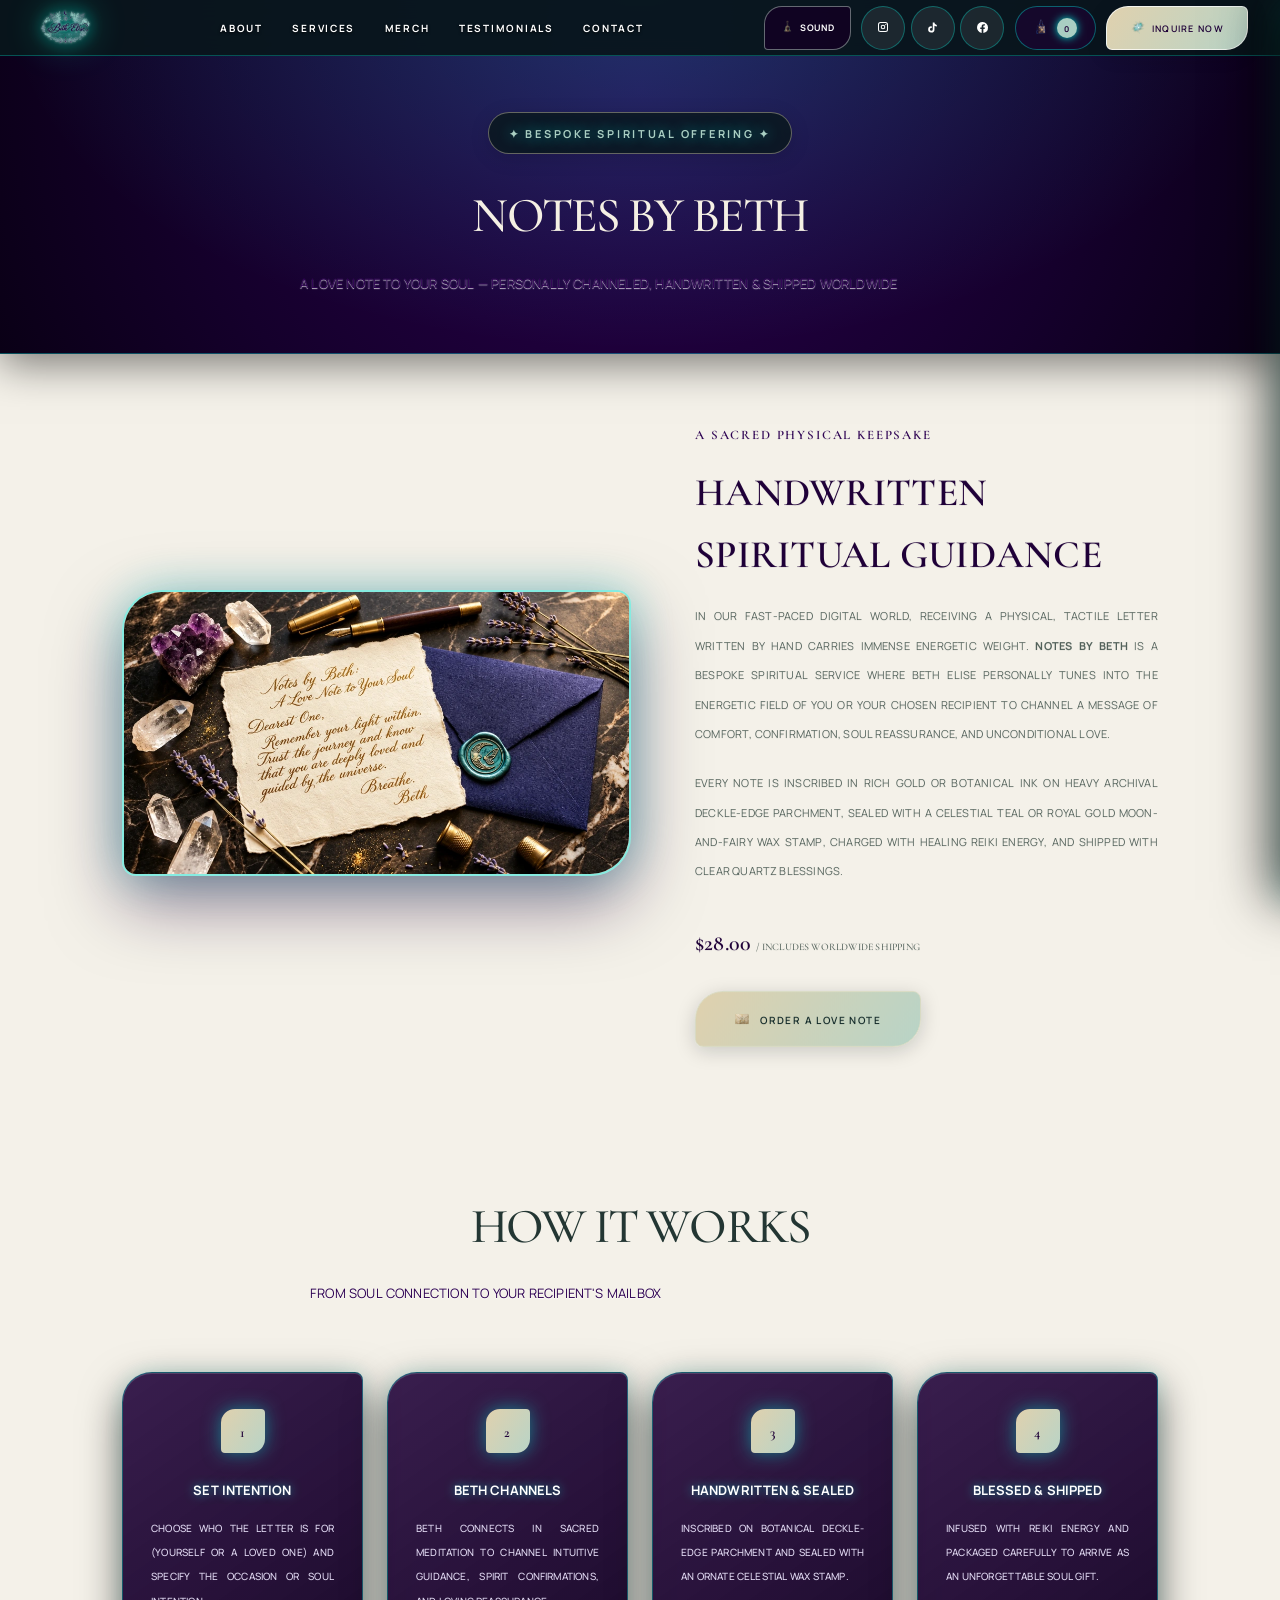
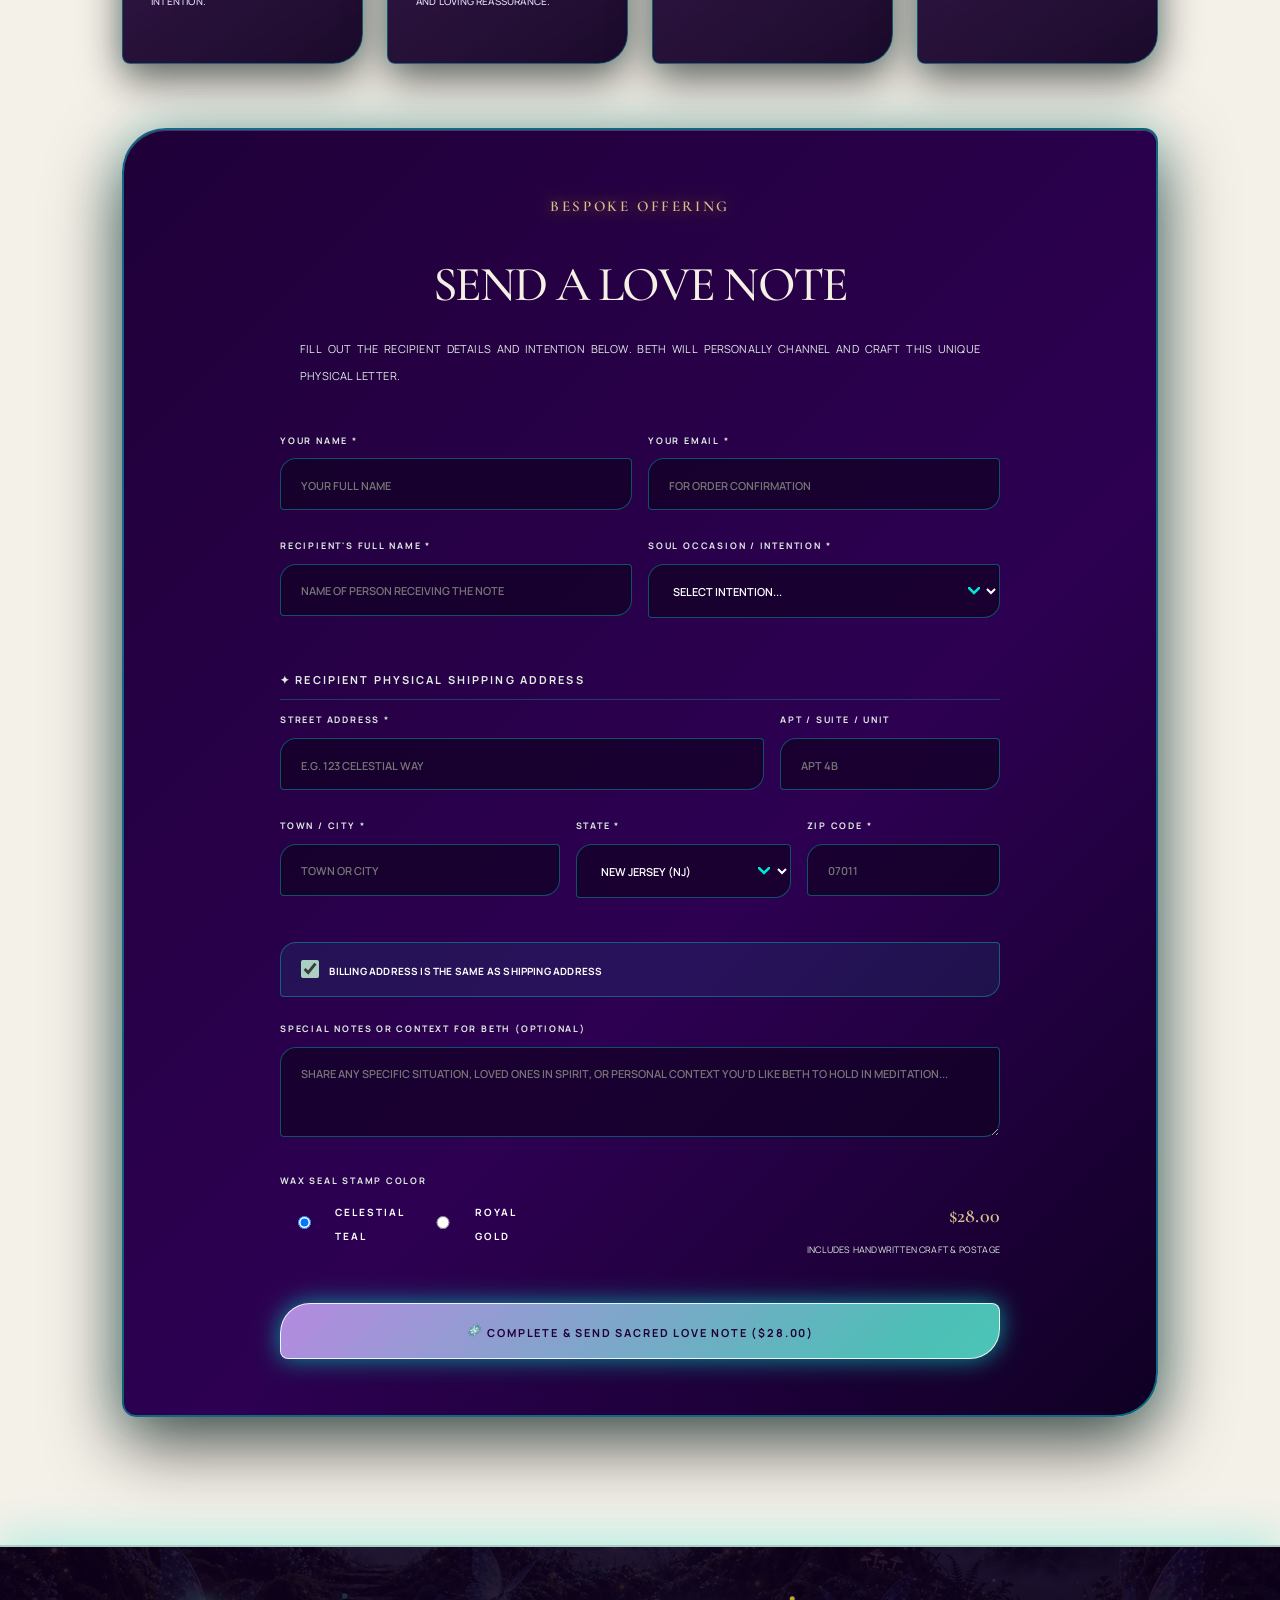
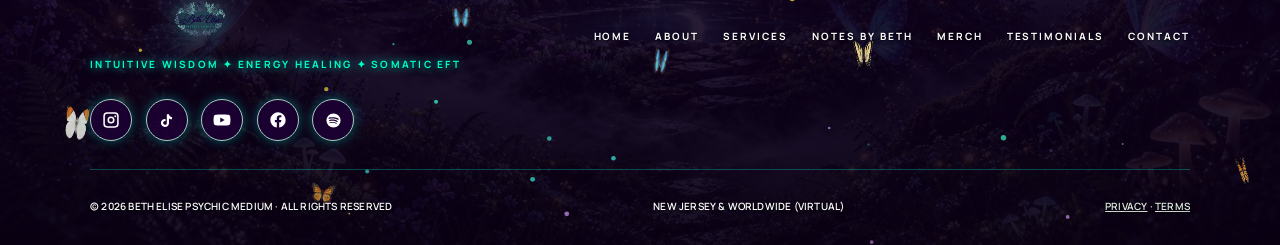
<file: pages/notes-by-beth.html>
<!DOCTYPE html>
<html lang="en">
<head>
  <script>document.documentElement.classList.add('js');</script>  <!-- reveal-on-scroll is opt-in; without JS nothing is hidden -->
  <meta charset="UTF-8" />
  <meta name="viewport" content="width=device-width, initial-scale=1.0" />
  <meta name="description" content="Notes by Beth: A Love Note to Your Soul. Bespoke handwritten spiritual letters channeled and sealed by Beth Elise." />
  <title>Notes by Beth | Sacred Channeled Handwritten Letters</title>
  <!-- Self-hosted type; see tools/build_fonts.py -->
  <link rel="preload" href="../fonts/manrope-400.woff2" as="font" type="font/woff2" crossorigin>
  <link rel="preload" href="../fonts/cormorant-garamond-500.woff2" as="font" type="font/woff2" crossorigin>
  <link rel="stylesheet" href="../css/fonts.css">
  <link rel="stylesheet" href="../css/style.css" />
<style>
    .notes-page {
      max-width: 1100px;
      margin: 0 auto;
      padding: 4rem 2rem;
    }
    .notes-hero-layout {
      display: grid;
      grid-template-columns: 1.1fr 1fr;
      gap: 4rem;
      align-items: center;
      margin-bottom: 5rem;
    }
    .notes-hero-img-wrap {
      position: relative;
      border-radius: 40px 14px 40px 14px; /* Artsy Shape */
      overflow: hidden;
      box-shadow: 0 25px 70px rgba(31, 0, 56, 0.5), 0 0 45px rgba(0, 229, 212, 0.35);
      border: 2px solid rgba(0, 229, 212, 0.45);
    }
    .notes-hero-img-wrap img {
      width: 100%;
      height: auto;
      display: block;
      transition: transform 0.6s ease;
    }
    .notes-hero-img-wrap:hover img {
      transform: scale(1.03);
    }
    .notes-step-grid {
      display: grid;
      grid-template-columns: repeat(4, 1fr);
      gap: 1.5rem;
      margin: 4rem 0;
    }
    .notes-step-card {
      background: linear-gradient(145deg, rgba(31, 0, 56, 0.88) 0%, rgba(18, 0, 36, 0.96) 100%);
      padding: 2.25rem 1.75rem;
      border-radius: 30px 8px 30px 8px; /* Artsy Sacred Geometry Shape */
      box-shadow: 0 15px 40px rgba(0, 0, 0, 0.6), 0 0 20px rgba(0, 229, 212, 0.15), inset 0 1px 0 rgba(255, 255, 255, 0.15);
      border: 1.5px solid rgba(0, 229, 212, 0.35);
      text-align: center;
      transition: all 0.35s cubic-bezier(0.16, 1, 0.3, 1);
    }
    .notes-step-card:hover {
      border-radius: 8px 30px 8px 30px;
      transform: translateY(-6px);
      box-shadow: 0 25px 60px rgba(0, 0, 0, 0.8), 0 0 40px rgba(0, 229, 212, 0.5);
      border-color: #00FFC8;
    }
    .notes-step-num {
      width: 44px;
      height: 44px;
      margin: 0 auto 1.25rem;
      border-radius: 14px 4px 14px 4px;
      background: var(--gradient-cta);
      color: var(--indigo-deep);
      font-family: var(--font-serif);
      font-size: 1.25rem;
      font-weight: 800;
      display: flex;
      align-items: center;
      justify-content: center;
      box-shadow: 0 0 18px rgba(0, 229, 212, 0.5);
    }
    .notes-step-title {
      font-family: var(--font-body);
      font-size: 1.15rem;
      font-weight: 800;
      color: #FFFFFF;
      text-shadow: 0 0 10px rgba(0, 229, 212, 0.6);
      margin-bottom: 0.6rem;
    }
    .notes-step-desc {
      font-size: 0.92rem;
      font-weight: 500;
      color: #E2D9F3;
      line-height: 1.65;
    }
    .order-note-card {
      background: linear-gradient(135deg, #1F0038 0%, #2D0052 60%, #100024 100%);
      color: #FFFFFF;
      padding: 3.5rem 3rem;
      border-radius: 44px 14px 44px 14px; /* Artsy Sacred Geometry Pavilion */
      border: 2px solid rgba(0, 229, 212, 0.45);
      box-shadow: 0 25px 70px rgba(0, 0, 0, 0.7), 0 0 50px rgba(0, 229, 212, 0.25), inset 0 1px 0 rgba(255, 255, 255, 0.2);
      margin: 4rem 0;
    }
    @media (max-width: 900px) {
      .notes-hero-layout { grid-template-columns: 1fr; gap: 2.5rem; }
      .notes-step-grid { grid-template-columns: repeat(2, 1fr); }
    }
    @media (max-width: 600px) {
      .notes-step-grid { grid-template-columns: 1fr; }
      .order-note-card { padding: 2rem 1.5rem; }
    }
  </style>
  <!-- ===== META: generated by tools/build_meta.py — do not edit ===== -->
  <link rel="canonical" href="https://jotsmedia.github.io/beth-elise-site/pages/notes-by-beth.html" />
  <meta property="og:site_name" content="Beth Elise Psychic Medium" />
  <meta property="og:type" content="website" />
  <meta property="og:locale" content="en_US" />
  <meta property="og:url" content="https://jotsmedia.github.io/beth-elise-site/pages/notes-by-beth.html" />
  <meta property="og:title" content="Notes by Beth | Sacred Channeled Handwritten Letters" />
  <meta property="og:description" content="A handwritten, channeled letter for your soul — sealed and sent to you by Beth Elise." />
  <meta property="og:image" content="https://jotsmedia.github.io/beth-elise-site/images/og-card.jpg" />
  <meta property="og:image:width" content="1200" />
  <meta property="og:image:height" content="630" />
  <meta property="og:image:alt" content="The Beth Elise Psychic Medium wordmark over a moonlit enchanted forest" />
  <meta name="twitter:card" content="summary_large_image" />
  <meta name="twitter:title" content="Notes by Beth | Sacred Channeled Handwritten Letters" />
  <meta name="twitter:description" content="A handwritten, channeled letter for your soul — sealed and sent to you by Beth Elise." />
  <meta name="twitter:image" content="https://jotsmedia.github.io/beth-elise-site/images/og-card.jpg" />
  <link rel="icon" href="../images/favicon-32.png?v=5b" sizes="32x32" type="image/png" />
  <link rel="icon" href="../images/favicon-192.png?v=5b" sizes="192x192" type="image/png" />
  <link rel="apple-touch-icon" href="../images/favicon-180.png?v=5b" />
  <link rel="manifest" href="../site.webmanifest" />
  <!-- ===== END META ===== -->
  <link rel="stylesheet" href="../css/cinematic-fonts.css?v=1" />
  <link rel="stylesheet" href="../css/cinematic.css?v=final-v6" />
  <link rel="stylesheet" href="../css/delivery.css?v=6" />
  <script src="../js/render-budget.js?v=6"></script>
  <script src="../js/realistic-eye.js?v=6"></script>
</head>
<body>
  <a class="skip-link" href="#main-content">Skip to main content</a>

  <!-- ✦ NAVIGATION ✦ -->
  <nav class="nav" role="navigation" aria-label="Main navigation">
    <div class="nav__logo">
      <a href="../index.html"><img srcset="../images/display/logo-192.webp 192w, ../images/display/logo-480.webp 480w, ../images/display/logo-960.webp 960w, ../images/display/logo-1440.webp 1440w, ../images/logo.webp?v=5d 4096w" sizes="(max-width: 768px) 50px, 68px" src="../images/logo.webp?v=5d" onerror="this.onerror=null;this.removeAttribute('srcset');this.src='../images/logo.png?v=5d'" alt="Beth Elise Psychic Medium"  fetchpriority="high" decoding="async" width="640" height="429"></a>
    </div>

    <div class="nav__links">
      <a href="../index.html#about">About</a>
      <a href="services.html">Services</a>
      <a href="merch.html">Merch</a>
      <a href="testimonials.html">Testimonials</a>
      <a href="contact.html">Contact</a>
    </div>

    <div class="nav__cta">
      <button type="button" class="nav__sound-btn" id="open-sound-modal-btn" aria-label="Select Solfeggio Chime Frequency" title="Select Celestial Chime Frequency">
        <span><span class="pico pico--bell" aria-hidden="true"></span></span> <span id="nav-sound-freq-label">Sound</span>
      </button>
      <div class="nav__socials">
        <a href="https://instagram.com" target="_blank" rel="noopener noreferrer" class="nav__social-link" aria-label="Instagram"><span class="sico sico--instagram" aria-hidden="true"></span></a>
        <a href="https://tiktok.com" target="_blank" rel="noopener noreferrer" class="nav__social-link" aria-label="TikTok"><span class="sico sico--tiktok" aria-hidden="true"></span></a>
        <a href="https://facebook.com" target="_blank" rel="noopener noreferrer" class="nav__social-link" aria-label="Facebook"><span class="sico sico--facebook" aria-hidden="true"></span></a>
      </div>
      <button type="button" class="cart-toggle-btn" aria-label="Open sacred shopping bag">
        <span><span class="pico pico--bag" aria-hidden="true"></span></span> <span class="cart-badge">0</span>
      </button>
      <a href="contact.html" class="btn-inquire">
        <span><span class="pico pico--sparkle" aria-hidden="true"></span></span> Inquire Now
      </a>
    </div>

    <button class="nav__hamburger" aria-label="Toggle navigation" aria-expanded="false">
      <span></span><span></span><span></span>
    </button>
  </nav>

  <!-- ✦ MOBILE NAV ✦ -->
  <div class="nav__mobile" role="menu">
    <a href="../index.html#about" role="menuitem">About</a>
    <a href="services.html" role="menuitem">Services</a>
    <a href="merch.html" role="menuitem">Merch</a>
    <a href="testimonials.html" role="menuitem">Testimonials</a>
    <a href="contact.html" role="menuitem">Contact</a>
    <button type="button" class="nav__sound-btn" id="open-sound-modal-mobile-btn" style="width:100%; justify-content:center;" aria-label="Select Solfeggio Chime Frequency">
      <span><span class="pico pico--bell" aria-hidden="true"></span></span> Celestial Chimes (<span id="nav-sound-freq-mobile-label">Off</span>)
    </button>
    <div style="display:flex; justify-content:center; gap:0.75rem; padding:0.5rem 0;">
      <a href="https://instagram.com" target="_blank" rel="noopener noreferrer" class="nav__social-link" aria-label="Instagram"><span class="sico sico--instagram" aria-hidden="true"></span></a>
      <a href="https://tiktok.com" target="_blank" rel="noopener noreferrer" class="nav__social-link" aria-label="TikTok"><span class="sico sico--tiktok" aria-hidden="true"></span></a>
      <a href="https://youtube.com" target="_blank" rel="noopener noreferrer" class="nav__social-link" aria-label="YouTube"><span class="sico sico--youtube" aria-hidden="true"></span></a>
      <a href="https://facebook.com" target="_blank" rel="noopener noreferrer" class="nav__social-link" aria-label="Facebook"><span class="sico sico--facebook" aria-hidden="true"></span></a>
    </div>
    <button type="button" class="cart-toggle-btn" style="width:100%; justify-content:center;" aria-label="Open sacred shopping bag">
      <span><span class="pico pico--bag" aria-hidden="true"></span></span> View Sacred Cart (<span class="cart-badge">0</span>)
    </button>
    <a href="contact.html" class="btn-inquire" role="menuitem"><span class="pico pico--sparkle" aria-hidden="true"></span> Inquire Now</a>
  </div>

  <!-- ✦ PAGE HERO ✦ -->
  <main id="main-content">

  <div class="page-hero">
    <div class="page-hero__content">
      <span class="section__eyebrow">✦ Bespoke Spiritual Offering ✦</span>
      <h1 class="section__title">Notes by Beth</h1>
      <p class="section__desc">A Love Note to Your Soul — Personally Channeled, Handwritten & Shipped Worldwide</p>
    </div>
  </div>

  <div class="notes-page">

    <!-- Hero Story Section -->
    <div class="notes-hero-layout">
      <div class="notes-hero-img-wrap fade-in">
        <img srcset="../images/display/notes-by-beth-192.webp 192w, ../images/display/notes-by-beth-480.webp 480w, ../images/display/notes-by-beth-960.webp 960w, ../images/display/notes-by-beth-1440.webp 1440w, ../images/notes-by-beth.webp 4128w" sizes="(max-width: 768px) calc(100vw - 32px), (max-width: 1200px) 45vw, 600px" src="../images/notes-by-beth.webp" alt="Notes by Beth: A Love Note to Your Soul on deckle parchment with wax seal" fetchpriority="high" decoding="async" width="1376" height="768">
      </div>
      <div class="notes-hero-content fade-in fade-in-delay-1">
        <span style="font-family:var(--font-serif); color:var(--indigo-medium); font-size:1.15rem; font-weight:700; text-transform:uppercase; letter-spacing:0.1em; display:block; margin-bottom:0.5rem;">A Sacred Physical Keepsake</span>
        <h2 style="font-family:var(--font-script); font-size:3.5rem; color:var(--indigo-deep); line-height:1.1; margin-bottom:1.25rem;">Handwritten Spiritual Guidance</h2>
        <p style="font-size:1.02rem; color:var(--soft-text); line-height:1.8; margin-bottom:1.25rem;">
          In our fast-paced digital world, receiving a physical, tactile letter written by hand carries immense energetic weight. <strong>Notes by Beth</strong> is a bespoke spiritual service where Beth Elise personally tunes into the energetic field of you or your chosen recipient to channel a message of comfort, confirmation, soul reassurance, and unconditional love.
        </p>
        <p style="font-size:1.02rem; color:var(--soft-text); line-height:1.8; margin-bottom:1.75rem;">
          Every note is inscribed in rich gold or botanical ink on heavy archival deckle-edge parchment, sealed with a celestial teal or royal gold moon-and-fairy wax stamp, charged with healing Reiki energy, and shipped with clear quartz blessings.
        </p>
        <div style="display:flex; align-items:center; gap:1.5rem; flex-wrap:wrap;">
          <div style="font-family:var(--font-serif); font-size:2rem; font-weight:700; color:var(--indigo-deep);">$28.00 <span style="font-size:0.85rem; color:var(--soft-text); font-weight:500;">/ includes worldwide shipping</span></div>
          <a href="#order-form" class="btn-primary"><span><span class="pico pico--letter" aria-hidden="true"></span></span> Order a Love Note</a>
        </div>
      </div>
    </div>

    <!-- How It Works Steps -->
    <div class="section__header fade-in">
      <span class="section__eyebrow">✦ The Sacred Process ✦</span>
      <h2 class="section__title">How It Works</h2>
      <p class="section__desc">From soul connection to your recipient's mailbox</p>
    </div>

    <div class="notes-step-grid">
      <div class="notes-step-card fade-in">
        <div class="notes-step-num">1</div>
        <h3 class="notes-step-title">Set Intention</h3>
        <p class="notes-step-desc">Choose who the letter is for (yourself or a loved one) and specify the occasion or soul intention.</p>
      </div>

      <div class="notes-step-card fade-in fade-in-delay-1">
        <div class="notes-step-num">2</div>
        <h3 class="notes-step-title">Beth Channels</h3>
        <p class="notes-step-desc">Beth connects in sacred meditation to channel intuitive guidance, spirit confirmations, and loving reassurance.</p>
      </div>

      <div class="notes-step-card fade-in fade-in-delay-2">
        <div class="notes-step-num">3</div>
        <h3 class="notes-step-title">Handwritten & Sealed</h3>
        <p class="notes-step-desc">Inscribed on botanical deckle-edge parchment and sealed with an ornate celestial wax stamp.</p>
      </div>

      <div class="notes-step-card fade-in fade-in-delay-3">
        <div class="notes-step-num">4</div>
        <h3 class="notes-step-title">Blessed & Shipped</h3>
        <p class="notes-step-desc">Infused with Reiki energy and packaged carefully to arrive as an unforgettable soul gift.</p>
      </div>
    </div>

    <!-- Interactive Order Section -->
    <div class="order-note-card fade-in" id="order-form">
      <div style="text-align:center; max-width:680px; margin:0 auto 2.5rem;">
        <span class="notes__tagline">Bespoke Offering</span>
        <h2 class="notes__title">Send a Love Note</h2>
        <p style="color:var(--tiffany-pale); font-size:1rem; line-height:1.7;">
          Fill out the recipient details and intention below. Beth will personally channel and craft this unique physical letter.
        </p>
      </div>

      <form id="notes-order-form" style="max-width:720px; margin:0 auto;">
        <div class="form__row">
          <div class="form-group">
            <label for="note-sender-name" style="color:var(--tiffany-pale);">Your Name *</label>
            <input type="text" id="note-sender-name" required placeholder="Your full name" />
          </div>
          <div class="form-group">
            <label for="note-sender-email" style="color:var(--tiffany-pale);">Your Email *</label>
            <input type="email" id="note-sender-email" required placeholder="For order confirmation" />
          </div>
        </div>

        <div class="form__row">
          <div class="form-group">
            <label for="note-recipient-name" style="color:var(--tiffany-pale);">Recipient's Full Name *</label>
            <input type="text" id="note-recipient-name" required placeholder="Name of person receiving the note" />
          </div>
          <div class="form-group">
            <label for="note-occasion" style="color:var(--tiffany-pale);">Soul Occasion / Intention *</label>
            <select id="note-occasion" required>
              <option value="" disabled selected>Select Intention...</option>
              <option value="Soul Reassurance & Comfort">Soul Reassurance & Comfort</option>
              <option value="Healing Grief & Spirit Connection">Healing Grief & Spirit Connection</option>
              <option value="Birthday or Life Transition Blessing">Birthday or Life Transition Blessing</option>
              <option value="Deep Gratitude & Love">Deep Gratitude & Love</option>
              <option value="Surprise Uplifting Channeled Message">Surprise Uplifting Channeled Message</option>
            </select>
          </div>
        </div>

        <!-- ✦ RECIPIENT SHIPPING ADDRESS FIELDS ✦ -->
        <div style="margin: 1.5rem 0 0.5rem; padding-bottom: 0.5rem; border-bottom: 1px solid rgba(0,229,212,0.25);">
          <h4 style="font-family:var(--font-sans); font-variant:all-small-caps; font-size:0.95rem; font-weight:800; letter-spacing:0.14em; color:var(--tiffany-pale);">✦ Recipient Physical Shipping Address</h4>
        </div>

        <div class="form__row-street">
          <div class="form-group">
            <label for="note-street-address" style="color:var(--tiffany-pale);">Street Address *</label>
            <input type="text" id="note-street-address" required placeholder="e.g. 123 Celestial Way" />
          </div>
          <div class="form-group">
            <label for="note-apt-unit" style="color:var(--tiffany-pale);">Apt / Suite / Unit</label>
            <input type="text" id="note-apt-unit" placeholder="Apt 4B" />
          </div>
        </div>

        <div class="form__row-3">
          <div class="form-group">
            <label for="note-town" style="color:var(--tiffany-pale);">Town / City *</label>
            <input type="text" id="note-town" required placeholder="Town or City" />
          </div>
          <div class="form-group">
            <label for="note-state" style="color:var(--tiffany-pale);">State *</label>
            <select id="note-state" required>
              <option value="" disabled selected>State...</option>
              <option value="AL">Alabama (AL)</option>
              <option value="AK">Alaska (AK)</option>
              <option value="AZ">Arizona (AZ)</option>
              <option value="AR">Arkansas (AR)</option>
              <option value="CA">California (CA)</option>
              <option value="CO">Colorado (CO)</option>
              <option value="CT">Connecticut (CT)</option>
              <option value="DE">Delaware (DE)</option>
              <option value="DC">District of Columbia (DC)</option>
              <option value="FL">Florida (FL)</option>
              <option value="GA">Georgia (GA)</option>
              <option value="HI">Hawaii (HI)</option>
              <option value="ID">Idaho (ID)</option>
              <option value="IL">Illinois (IL)</option>
              <option value="IN">Indiana (IN)</option>
              <option value="IA">Iowa (IA)</option>
              <option value="KS">Kansas (KS)</option>
              <option value="KY">Kentucky (KY)</option>
              <option value="LA">Louisiana (LA)</option>
              <option value="ME">Maine (ME)</option>
              <option value="MD">Maryland (MD)</option>
              <option value="MA">Massachusetts (MA)</option>
              <option value="MI">Michigan (MI)</option>
              <option value="MN">Minnesota (MN)</option>
              <option value="MS">Mississippi (MS)</option>
              <option value="MO">Missouri (MO)</option>
              <option value="MT">Montana (MT)</option>
              <option value="NE">Nebraska (NE)</option>
              <option value="NV">Nevada (NV)</option>
              <option value="NH">New Hampshire (NH)</option>
              <option value="NJ" selected>New Jersey (NJ)</option>
              <option value="NM">New Mexico (NM)</option>
              <option value="NY">New York (NY)</option>
              <option value="NC">North Carolina (NC)</option>
              <option value="ND">North Dakota (ND)</option>
              <option value="OH">Ohio (OH)</option>
              <option value="OK">Oklahoma (OK)</option>
              <option value="OR">Oregon (OR)</option>
              <option value="PA">Pennsylvania (PA)</option>
              <option value="RI">Rhode Island (RI)</option>
              <option value="SC">South Carolina (SC)</option>
              <option value="SD">South Dakota (SD)</option>
              <option value="TN">Tennessee (TN)</option>
              <option value="TX">Texas (TX)</option>
              <option value="UT">Utah (UT)</option>
              <option value="VT">Vermont (VT)</option>
              <option value="VA">Virginia (VA)</option>
              <option value="WA">Washington (WA)</option>
              <option value="WV">West Virginia (WV)</option>
              <option value="WI">Wisconsin (WI)</option>
              <option value="WY">Wyoming (WY)</option>
            </select>
          </div>
          <div class="form-group">
            <label for="note-zip" style="color:var(--tiffany-pale);">Zip Code *</label>
            <input type="text" id="note-zip" required placeholder="07011" maxlength="10" />
          </div>
        </div>

        <!-- ✦ BILLING ADDRESS SAME-AS-SHIPPING TOGGLE ✦ -->
        <div class="billing-toggle-wrap">
          <label class="billing-toggle-label" for="note-same-billing">
            <input type="checkbox" id="note-same-billing" class="billing-toggle-checkbox" checked />
            <span>Billing address is the same as shipping address</span>
          </label>
        </div>

        <!-- ✦ SEPARATE BILLING ADDRESS FIELDS (Collapsible) ✦ -->
        <div id="note-billing-box" class="billing-fields-box" style="display:none;">
          <div class="billing-fields-title">✦ Purchaser Billing Address</div>
          <div class="form-group" style="margin-bottom:1rem;">
            <label for="note-billing-name" style="color:var(--tiffany-pale);">Billing Full Name *</label>
            <input type="text" id="note-billing-name" placeholder="Full name on card/payment" />
          </div>
          <div class="form__row-street">
            <div class="form-group">
              <label for="note-billing-street" style="color:var(--tiffany-pale);">Billing Street Address *</label>
              <input type="text" id="note-billing-street" placeholder="Street Address" />
            </div>
            <div class="form-group">
              <label for="note-billing-apt" style="color:var(--tiffany-pale);">Apt / Suite</label>
              <input type="text" id="note-billing-apt" placeholder="Apt / Suite" />
            </div>
          </div>
          <div class="form__row-3">
            <div class="form-group">
              <label for="note-billing-town" style="color:var(--tiffany-pale);">Town / City *</label>
              <input type="text" id="note-billing-town" placeholder="Town / City" />
            </div>
            <div class="form-group">
              <label for="note-billing-state" style="color:var(--tiffany-pale);">State *</label>
              <select id="note-billing-state">
                <option value="" disabled selected>State...</option>
                <option value="AL">Alabama (AL)</option>
                <option value="AK">Alaska (AK)</option>
                <option value="AZ">Arizona (AZ)</option>
                <option value="AR">Arkansas (AR)</option>
                <option value="CA">California (CA)</option>
                <option value="CO">Colorado (CO)</option>
                <option value="CT">Connecticut (CT)</option>
                <option value="DE">Delaware (DE)</option>
                <option value="DC">District of Columbia (DC)</option>
                <option value="FL">Florida (FL)</option>
                <option value="GA">Georgia (GA)</option>
                <option value="HI">Hawaii (HI)</option>
                <option value="ID">Idaho (ID)</option>
                <option value="IL">Illinois (IL)</option>
                <option value="IN">Indiana (IN)</option>
                <option value="IA">Iowa (IA)</option>
                <option value="KS">Kansas (KS)</option>
                <option value="KY">Kentucky (KY)</option>
                <option value="LA">Louisiana (LA)</option>
                <option value="ME">Maine (ME)</option>
                <option value="MD">Maryland (MD)</option>
                <option value="MA">Massachusetts (MA)</option>
                <option value="MI">Michigan (MI)</option>
                <option value="MN">Minnesota (MN)</option>
                <option value="MS">Mississippi (MS)</option>
                <option value="MO">Missouri (MO)</option>
                <option value="MT">Montana (MT)</option>
                <option value="NE">Nebraska (NE)</option>
                <option value="NV">Nevada (NV)</option>
                <option value="NH">New Hampshire (NH)</option>
                <option value="NJ" selected>New Jersey (NJ)</option>
                <option value="NM">New Mexico (NM)</option>
                <option value="NY">New York (NY)</option>
                <option value="NC">North Carolina (NC)</option>
                <option value="ND">North Dakota (ND)</option>
                <option value="OH">Ohio (OH)</option>
                <option value="OK">Oklahoma (OK)</option>
                <option value="OR">Oregon (OR)</option>
                <option value="PA">Pennsylvania (PA)</option>
                <option value="RI">Rhode Island (RI)</option>
                <option value="SC">South Carolina (SC)</option>
                <option value="SD">South Dakota (SD)</option>
                <option value="TN">Tennessee (TN)</option>
                <option value="TX">Texas (TX)</option>
                <option value="UT">Utah (UT)</option>
                <option value="VT">Vermont (VT)</option>
                <option value="VA">Virginia (VA)</option>
                <option value="WA">Washington (WA)</option>
                <option value="WV">West Virginia (WV)</option>
                <option value="WI">Wisconsin (WI)</option>
                <option value="WY">Wyoming (WY)</option>
              </select>
            </div>
            <div class="form-group">
              <label for="note-billing-zip" style="color:var(--tiffany-pale);">Zip Code *</label>
              <input type="text" id="note-billing-zip" placeholder="Zip Code" maxlength="10" />
            </div>
          </div>
        </div>

        <div class="form-group">
          <label for="note-context" style="color:var(--tiffany-pale);">Special Notes or Context for Beth (Optional)</label>
          <textarea id="note-context" placeholder="Share any specific situation, loved ones in spirit, or personal context you'd like Beth to hold in meditation..." style="min-height:90px;"></textarea>
        </div>

        <div class="form__row" style="align-items:center;">
          <div class="form-group">
            <label for="checkout-name" style="color:var(--tiffany-pale);">Wax Seal Stamp Color</label>
            <div style="display:flex; gap:0.75rem; margin-top:0.5rem;">
              <label style="display:flex; align-items:center; gap:0.4rem; color:#FFFFFF; font-size:0.88rem; cursor:pointer;">
                <input type="radio" name="seal_color" value="Celestial Teal" checked /> Celestial Teal
              </label>
              <label style="display:flex; align-items:center; gap:0.4rem; color:#FFFFFF; font-size:0.88rem; cursor:pointer;">
                <input type="radio" name="seal_color" value="Royal Gold" /> Royal Gold
              </label>
            </div>
          </div>
          <div style="text-align:right;">
            <div style="font-family:var(--font-serif); font-size:1.8rem; font-weight:700; color:var(--gold);">$28.00</div>
            <div style="font-size:0.78rem; color:var(--tiffany-pale);">Includes handwritten craft & postage</div>
          </div>
        </div>

        <button type="submit" class="form__submit" style="margin-top:1.5rem; width:100%;">
          <span class="pico pico--sparkle" aria-hidden="true"></span> Complete & Send Sacred Love Note ($28.00)
        </button>
      </form>
    </div>

  </div>

  <!-- ✦ CONCISE ANIMATED FOOTER ✦ -->
  </main>

  <footer class="footer" role="contentinfo">
    <canvas id="footer-celestial-canvas" aria-hidden="true"></canvas>
    <div class="container">
      <div class="footer__content-row">
        <div class="footer__brand-block">
          <img srcset="../images/display/logo-192.webp 192w, ../images/display/logo-480.webp 480w, ../images/display/logo-960.webp 960w, ../images/display/logo-1440.webp 1440w, ../images/logo.webp?v=5d 4096w" sizes="220px" src="../images/logo.webp?v=5d" onerror="this.onerror=null;this.removeAttribute('srcset');this.src='../images/logo.png?v=5d'" alt="Beth Elise Psychic Medium" class="footer__logo"  loading="lazy" decoding="async" width="640" height="429">
          <div class="footer__slogan">Intuitive Wisdom ✦ Energy Healing ✦ Somatic EFT</div>
        </div>

        <nav class="footer__nav-strip" aria-label="Footer Navigation">
          <a href="../index.html">Home</a>
          <a href="../index.html#about">About</a>
          <a href="services.html">Services</a>
          <a href="notes-by-beth.html">Notes by Beth</a>
          <a href="merch.html">Merch</a>
          <a href="testimonials.html">Testimonials</a>
          <a href="contact.html">Contact</a>
        </nav>

        <div class="footer__social-row" aria-label="Social Media Links">
          <a href="https://instagram.com" target="_blank" rel="noopener noreferrer" class="footer__social-btn" aria-label="Instagram">
            <span class="sico sico--instagram" aria-hidden="true"></span>
          </a>
          <a href="https://tiktok.com" target="_blank" rel="noopener noreferrer" class="footer__social-btn" aria-label="TikTok">
            <span class="sico sico--tiktok" aria-hidden="true"></span>
          </a>
          <a href="https://youtube.com" target="_blank" rel="noopener noreferrer" class="footer__social-btn" aria-label="YouTube">
            <span class="sico sico--youtube" aria-hidden="true"></span>
          </a>
          <a href="https://facebook.com" target="_blank" rel="noopener noreferrer" class="footer__social-btn" aria-label="Facebook">
            <span class="sico sico--facebook" aria-hidden="true"></span>
          </a>
          <a href="https://spotify.com" target="_blank" rel="noopener noreferrer" class="footer__social-btn" aria-label="Spotify Podcast">
            <span class="sico sico--spotify" aria-hidden="true"></span>
          </a>
        </div>
      </div>

      <div class="footer__bottom-bar">
        <span>&copy; 2026 Beth Elise Psychic Medium · All Rights Reserved</span>
        <span>New Jersey & Worldwide (Virtual)</span>
        <div class="footer__legal">
          <a href="privacy.html">Privacy</a> · <a href="terms.html">Terms</a>
        </div>
      </div>
    </div>
  </footer>

  <!-- ✦ SACRED CART DRAWER ✦ -->
  <div id="cart-drawer-overlay" class="cart-drawer-overlay" aria-hidden="true"></div>
  <aside id="cart-drawer" class="cart-drawer" role="dialog" aria-label="Shopping Bag">
    <div class="cart-drawer__header">
      <h3 class="cart-drawer__title">Sacred Bag</h3>
      <button type="button" id="cart-close-btn" class="cart-drawer__close" aria-label="Close cart">&times;</button>
    </div>
    <div id="cart-drawer-items" class="cart-drawer__items"></div>
    <div class="cart-drawer__footer">
      <div class="cart-subtotal">
        <span>Subtotal</span>
        <span id="cart-subtotal-val" class="cart-subtotal-price">$0.00</span>
      </div>
      <button type="button" id="cart-checkout-btn" class="cart-checkout-btn">
        <span><span class="pico pico--sparkle" aria-hidden="true"></span></span> Proceed to Secure Checkout
      </button>
    </div>
  </aside>

  <!-- ✦ CELESTIAL SOLFEGGIO SOUND FREQUENCY POPUP MODAL ✦ -->
  <div id="sound-modal" class="modal-overlay" aria-hidden="true" role="dialog" aria-label="Celestial Sound Frequency Selector">
    <div class="modal-card sound-modal-card">
      <button type="button" class="modal-close" id="close-sound-modal-btn" aria-label="Close sound selector">&times;</button>
      <div class="modal-header">
        <span class="section__eyebrow">✦ Sacred Sound Bath ✦</span>
        <h3 class="modal-title">Celestial Chime Frequencies</h3>
        <p class="modal-desc">Select your resonant Solfeggio frequency. Every tap and click across the website will chime with this harmonic tone.</p>
      </div>

      <div class="sound-modal-freq-grid" id="sound-modal-grid">
        <div class="sound-modal-freq-card active" data-freq="528">
          <span class="sound-freq-hz">528 Hz</span>
          <span class="sound-freq-title">Miracle & DNA</span>
          <span class="sound-freq-desc">Transformation & inner light</span>
        </div>
        <div class="sound-modal-freq-card" data-freq="432">
          <span class="sound-freq-hz">432 Hz</span>
          <span class="sound-freq-title">Universal Peace</span>
          <span class="sound-freq-desc">Deep calm & natural harmony</span>
        </div>
        <div class="sound-modal-freq-card" data-freq="639">
          <span class="sound-freq-hz">639 Hz</span>
          <span class="sound-freq-title">Heart Harmony</span>
          <span class="sound-freq-desc">Love, empathy & connection</span>
        </div>
        <div class="sound-modal-freq-card" data-freq="741">
          <span class="sound-freq-hz">741 Hz</span>
          <span class="sound-freq-title">Intuitive Awakening</span>
          <span class="sound-freq-desc">Clarity & psychic vision</span>
        </div>
        <div class="sound-modal-freq-card" data-freq="852">
          <span class="sound-freq-hz">852 Hz</span>
          <span class="sound-freq-title">Third Eye Portal</span>
          <span class="sound-freq-desc">Spiritual truth & high order</span>
        </div>
        <div class="sound-modal-freq-card" data-freq="963">
          <span class="sound-freq-hz">963 Hz</span>
          <span class="sound-freq-title">Crown of Divine Light</span>
          <span class="sound-freq-desc">Pure oneness & spirit state</span>
        </div>
      </div>

      <div class="sound-modal-actions">
        <button type="button" class="btn-secondary" id="toggle-sound-mute-btn">
          <span id="sound-mute-icon"><span class="pico pico--bell-off" aria-hidden="true"></span></span> <span id="sound-mute-text">Chimes Off (Click to Enable)</span>
        </button>
        <button type="button" class="btn-primary" id="test-sound-chime-btn">
          <span><span class="pico pico--sparkle" aria-hidden="true"></span></span> Test Chime
        </button>
      </div>
    </div>
  </div>

  <!-- ✦ SECURE ORDER CHECKOUT MODAL ✦ -->
  <div id="checkout-modal" class="modal-overlay" aria-hidden="true" role="dialog" aria-label="Secure Sacred Checkout">
    <div class="modal-card checkout-modal-card" style="max-width: 680px; max-height: 90vh; overflow-y: auto;">
      <button type="button" class="modal-close" id="close-checkout-modal-btn" aria-label="Close checkout">&times;</button>
      <div class="modal-header" style="text-align: center; margin-bottom: 1.5rem;">
        <span class="section__eyebrow">✦ Secure Sacred Portal ✦</span>
        <h3 class="modal-title">Complete Your Sacred Order</h3>
        <p class="modal-desc">Enter your shipping and billing details to finalize your offering.</p>
      </div>

      <!-- Order Summary Strip -->
      <div id="checkout-summary-box" style="background: rgba(31, 0, 56, 0.7); border: 1.5px solid rgba(0, 229, 212, 0.35); border-radius: var(--radius-md); padding: 1rem 1.25rem; margin-bottom: 1.5rem;">
        <div style="display: flex; justify-content: space-between; align-items: center; font-weight: 700; color: #FFFFFF; font-size: 0.95rem;">
          <span>Order Total:</span>
          <span id="checkout-total-price" style="font-family: var(--font-serif); font-size: 1.4rem; color: var(--gold);">$0.00</span>
        </div>
      </div>

      <form id="checkout-order-form" novalidate>
        <!-- Contact Information -->
        <div class="form__row">
          <div class="form-group">
            <label for="checkout-name" style="color: var(--tiffany-pale);">Full Name *</label>
            <input type="text" id="checkout-name" required placeholder="Your full name" />
          </div>
          <div class="form-group">
            <label for="checkout-email" style="color: var(--tiffany-pale);">Email Address *</label>
            <input type="email" id="checkout-email" required placeholder="name@example.com" />
          </div>
        </div>

        <div class="form-group">
          <label for="checkout-phone" style="color: var(--tiffany-pale);">Phone Number (Optional)</label>
          <input type="tel" id="checkout-phone" placeholder="(555) 000-0000" />
        </div>

        <!-- ✦ SHIPPING ADDRESS (Distinct fields) ✦ -->
        <div style="margin: 1.5rem 0 0.5rem; padding-bottom: 0.4rem; border-bottom: 1px solid rgba(0, 229, 212, 0.25);">
          <h4 style="font-family: var(--font-sans); font-variant: all-small-caps; font-size: 0.92rem; font-weight: 800; letter-spacing: 0.14em; color: var(--tiffany-pale);">✦ Shipping Address</h4>
        </div>

        <div class="form__row-street">
          <div class="form-group">
            <label for="checkout-street" style="color: var(--tiffany-pale);">Street Address *</label>
            <input type="text" id="checkout-street" required placeholder="123 Glade Avenue" />
          </div>
          <div class="form-group">
            <label for="checkout-apt" style="color: var(--tiffany-pale);">Apt / Suite / Unit</label>
            <input type="text" id="checkout-apt" placeholder="Suite 200" />
          </div>
        </div>

        <div class="form__row-3">
          <div class="form-group">
            <label for="checkout-town" style="color: var(--tiffany-pale);">Town / City *</label>
            <input type="text" id="checkout-town" required placeholder="Town or City" />
          </div>
          <div class="form-group">
            <label for="checkout-state" style="color: var(--tiffany-pale);">State *</label>
            <select id="checkout-state" required>
              <option value="" disabled selected>State...</option>
              <option value="AL">Alabama (AL)</option>
              <option value="AK">Alaska (AK)</option>
              <option value="AZ">Arizona (AZ)</option>
              <option value="AR">Arkansas (AR)</option>
              <option value="CA">California (CA)</option>
              <option value="CO">Colorado (CO)</option>
              <option value="CT">Connecticut (CT)</option>
              <option value="DE">Delaware (DE)</option>
              <option value="DC">District of Columbia (DC)</option>
              <option value="FL">Florida (FL)</option>
              <option value="GA">Georgia (GA)</option>
              <option value="HI">Hawaii (HI)</option>
              <option value="ID">Idaho (ID)</option>
              <option value="IL">Illinois (IL)</option>
              <option value="IN">Indiana (IN)</option>
              <option value="IA">Iowa (IA)</option>
              <option value="KS">Kansas (KS)</option>
              <option value="KY">Kentucky (KY)</option>
              <option value="LA">Louisiana (LA)</option>
              <option value="ME">Maine (ME)</option>
              <option value="MD">Maryland (MD)</option>
              <option value="MA">Massachusetts (MA)</option>
              <option value="MI">Michigan (MI)</option>
              <option value="MN">Minnesota (MN)</option>
              <option value="MS">Mississippi (MS)</option>
              <option value="MO">Missouri (MO)</option>
              <option value="MT">Montana (MT)</option>
              <option value="NE">Nebraska (NE)</option>
              <option value="NV">Nevada (NV)</option>
              <option value="NH">New Hampshire (NH)</option>
              <option value="NJ" selected>New Jersey (NJ)</option>
              <option value="NM">New Mexico (NM)</option>
              <option value="NY">New York (NY)</option>
              <option value="NC">North Carolina (NC)</option>
              <option value="ND">North Dakota (ND)</option>
              <option value="OH">Ohio (OH)</option>
              <option value="OK">Oklahoma (OK)</option>
              <option value="OR">Oregon (OR)</option>
              <option value="PA">Pennsylvania (PA)</option>
              <option value="RI">Rhode Island (RI)</option>
              <option value="SC">South Carolina (SC)</option>
              <option value="SD">South Dakota (SD)</option>
              <option value="TN">Tennessee (TN)</option>
              <option value="TX">Texas (TX)</option>
              <option value="UT">Utah (UT)</option>
              <option value="VT">Vermont (VT)</option>
              <option value="VA">Virginia (VA)</option>
              <option value="WA">Washington (WA)</option>
              <option value="WV">West Virginia (WV)</option>
              <option value="WI">Wisconsin (WI)</option>
              <option value="WY">Wyoming (WY)</option>
            </select>
          </div>
          <div class="form-group">
            <label for="checkout-zip" style="color: var(--tiffany-pale);">Zip Code *</label>
            <input type="text" id="checkout-zip" required placeholder="07011" maxlength="10" />
          </div>
        </div>

        <!-- ✦ BILLING ADDRESS SAME-AS-SHIPPING TOGGLE ✦ -->
        <div class="billing-toggle-wrap">
          <label class="billing-toggle-label" for="checkout-same-billing">
            <input type="checkbox" id="checkout-same-billing" class="billing-toggle-checkbox" checked />
            <span>Billing address is the same as shipping address</span>
          </label>
        </div>

        <!-- ✦ SEPARATE BILLING ADDRESS FIELDS (Collapsible) ✦ -->
        <div id="checkout-billing-box" class="billing-fields-box" style="display: none;">
          <div class="billing-fields-title">✦ Billing Address</div>
          <div class="form-group" style="margin-bottom: 1rem;">
            <label for="checkout-billing-name" style="color: var(--tiffany-pale);">Billing Full Name *</label>
            <input type="text" id="checkout-billing-name" placeholder="Full name on card" />
          </div>
          <div class="form__row-street">
            <div class="form-group">
              <label for="checkout-billing-street" style="color: var(--tiffany-pale);">Billing Street Address *</label>
              <input type="text" id="checkout-billing-street" placeholder="Street Address" />
            </div>
            <div class="form-group">
              <label for="checkout-billing-apt" style="color: var(--tiffany-pale);">Apt / Suite</label>
              <input type="text" id="checkout-billing-apt" placeholder="Apt / Suite" />
            </div>
          </div>
          <div class="form__row-3">
            <div class="form-group">
              <label for="checkout-billing-town" style="color: var(--tiffany-pale);">Town / City *</label>
              <input type="text" id="checkout-billing-town" placeholder="Town / City" />
            </div>
            <div class="form-group">
              <label for="checkout-billing-state" style="color: var(--tiffany-pale);">State *</label>
              <select id="checkout-billing-state">
                <option value="" disabled selected>State...</option>
                <option value="AL">Alabama (AL)</option>
                <option value="AK">Alaska (AK)</option>
                <option value="AZ">Arizona (AZ)</option>
                <option value="AR">Arkansas (AR)</option>
                <option value="CA">California (CA)</option>
                <option value="CO">Colorado (CO)</option>
                <option value="CT">Connecticut (CT)</option>
                <option value="DE">Delaware (DE)</option>
                <option value="DC">District of Columbia (DC)</option>
                <option value="FL">Florida (FL)</option>
                <option value="GA">Georgia (GA)</option>
                <option value="HI">Hawaii (HI)</option>
                <option value="ID">Idaho (ID)</option>
                <option value="IL">Illinois (IL)</option>
                <option value="IN">Indiana (IN)</option>
                <option value="IA">Iowa (IA)</option>
                <option value="KS">Kansas (KS)</option>
                <option value="KY">Kentucky (KY)</option>
                <option value="LA">Louisiana (LA)</option>
                <option value="ME">Maine (ME)</option>
                <option value="MD">Maryland (MD)</option>
                <option value="MA">Massachusetts (MA)</option>
                <option value="MI">Michigan (MI)</option>
                <option value="MN">Minnesota (MN)</option>
                <option value="MS">Mississippi (MS)</option>
                <option value="MO">Missouri (MO)</option>
                <option value="MT">Montana (MT)</option>
                <option value="NE">Nebraska (NE)</option>
                <option value="NV">Nevada (NV)</option>
                <option value="NH">New Hampshire (NH)</option>
                <option value="NJ" selected>New Jersey (NJ)</option>
                <option value="NM">New Mexico (NM)</option>
                <option value="NY">New York (NY)</option>
                <option value="NC">North Carolina (NC)</option>
                <option value="ND">North Dakota (ND)</option>
                <option value="OH">Ohio (OH)</option>
                <option value="OK">Oklahoma (OK)</option>
                <option value="OR">Oregon (OR)</option>
                <option value="PA">Pennsylvania (PA)</option>
                <option value="RI">Rhode Island (RI)</option>
                <option value="SC">South Carolina (SC)</option>
                <option value="SD">South Dakota (SD)</option>
                <option value="TN">Tennessee (TN)</option>
                <option value="TX">Texas (TX)</option>
                <option value="UT">Utah (UT)</option>
                <option value="VT">Vermont (VT)</option>
                <option value="VA">Virginia (VA)</option>
                <option value="WA">Washington (WA)</option>
                <option value="WV">West Virginia (WV)</option>
                <option value="WI">Wisconsin (WI)</option>
                <option value="WY">Wyoming (WY)</option>
              </select>
            </div>
            <div class="form-group">
              <label for="checkout-billing-zip" style="color: var(--tiffany-pale);">Zip Code *</label>
              <input type="text" id="checkout-billing-zip" placeholder="Zip Code" maxlength="10" />
            </div>
          </div>
        </div>

        <button type="submit" class="form__submit" style="margin-top: 1rem; width: 100%;">
          <span class="pico pico--sparkle" aria-hidden="true"></span> Complete & Confirm Sacred Order
        </button>
      </form>
    </div>
  </div>

  <script src="../js/main.js?v=6"></script>
</body>
</html>
</file>
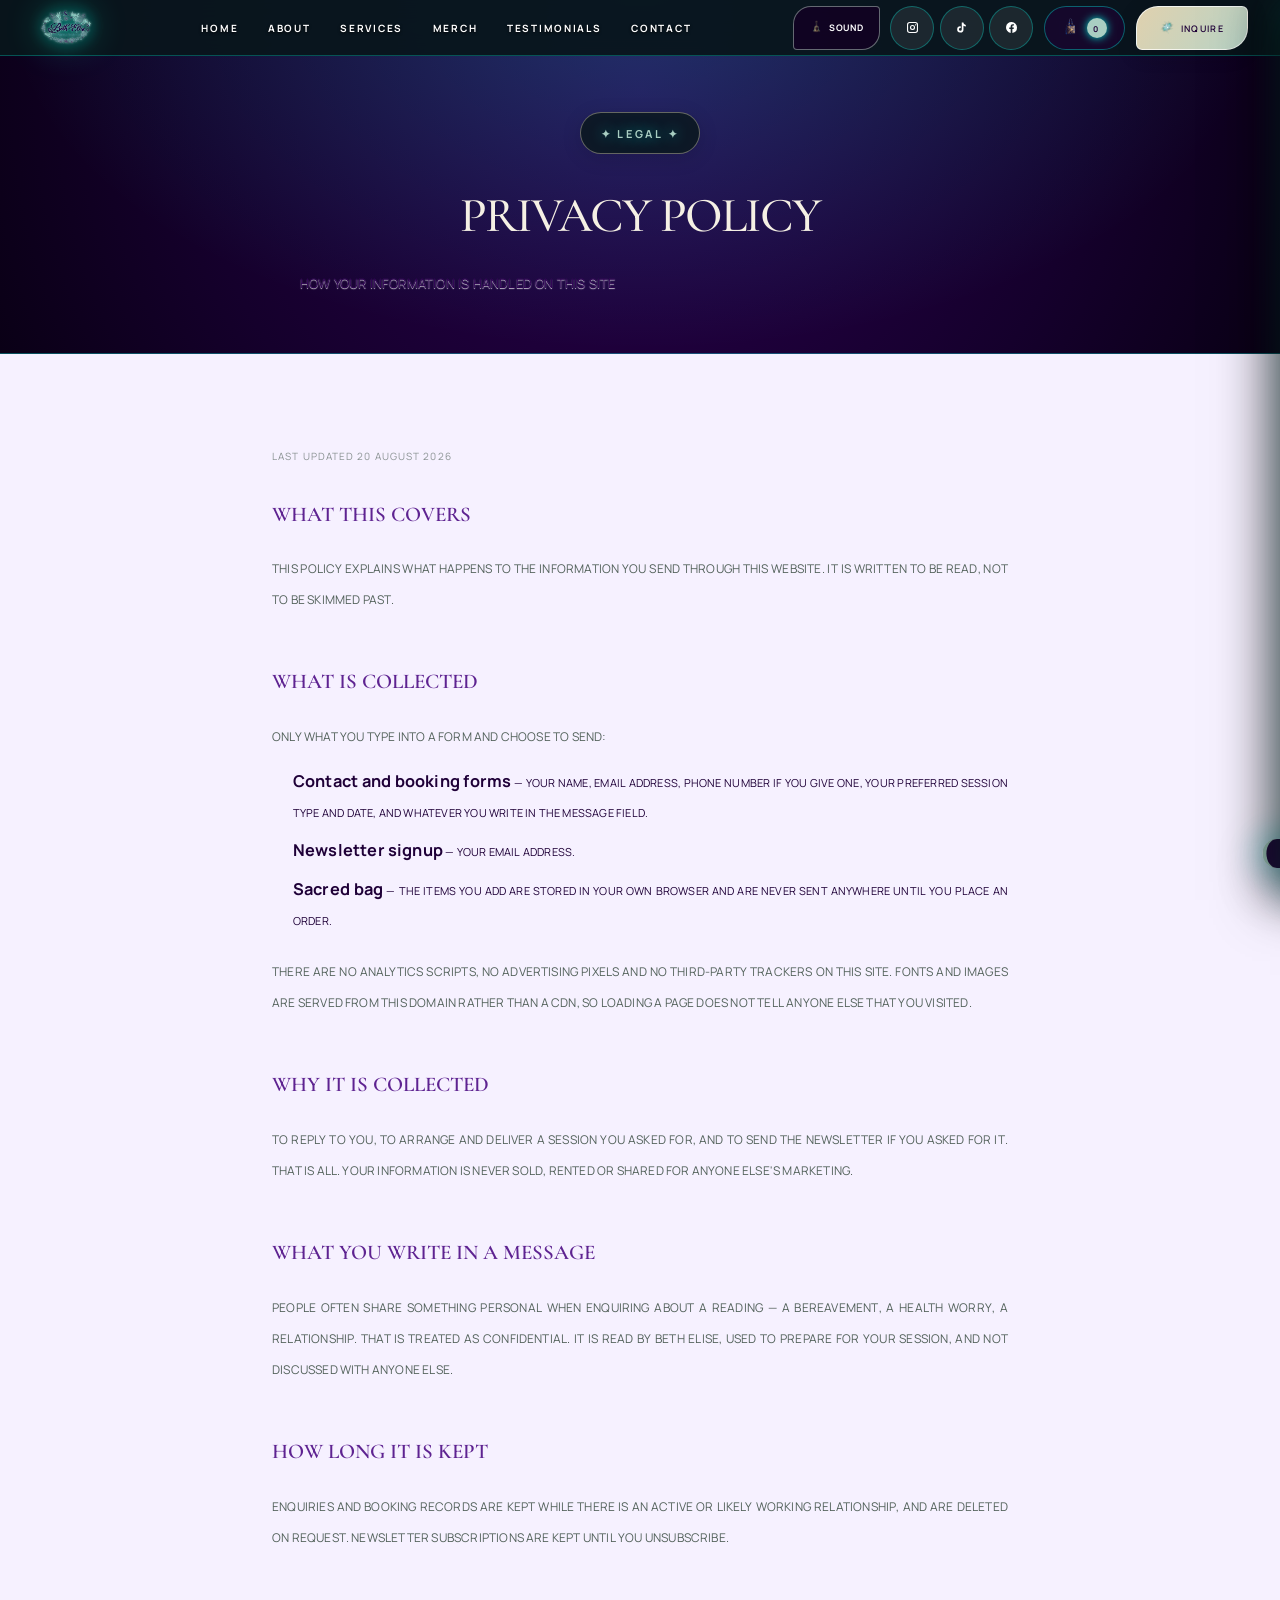
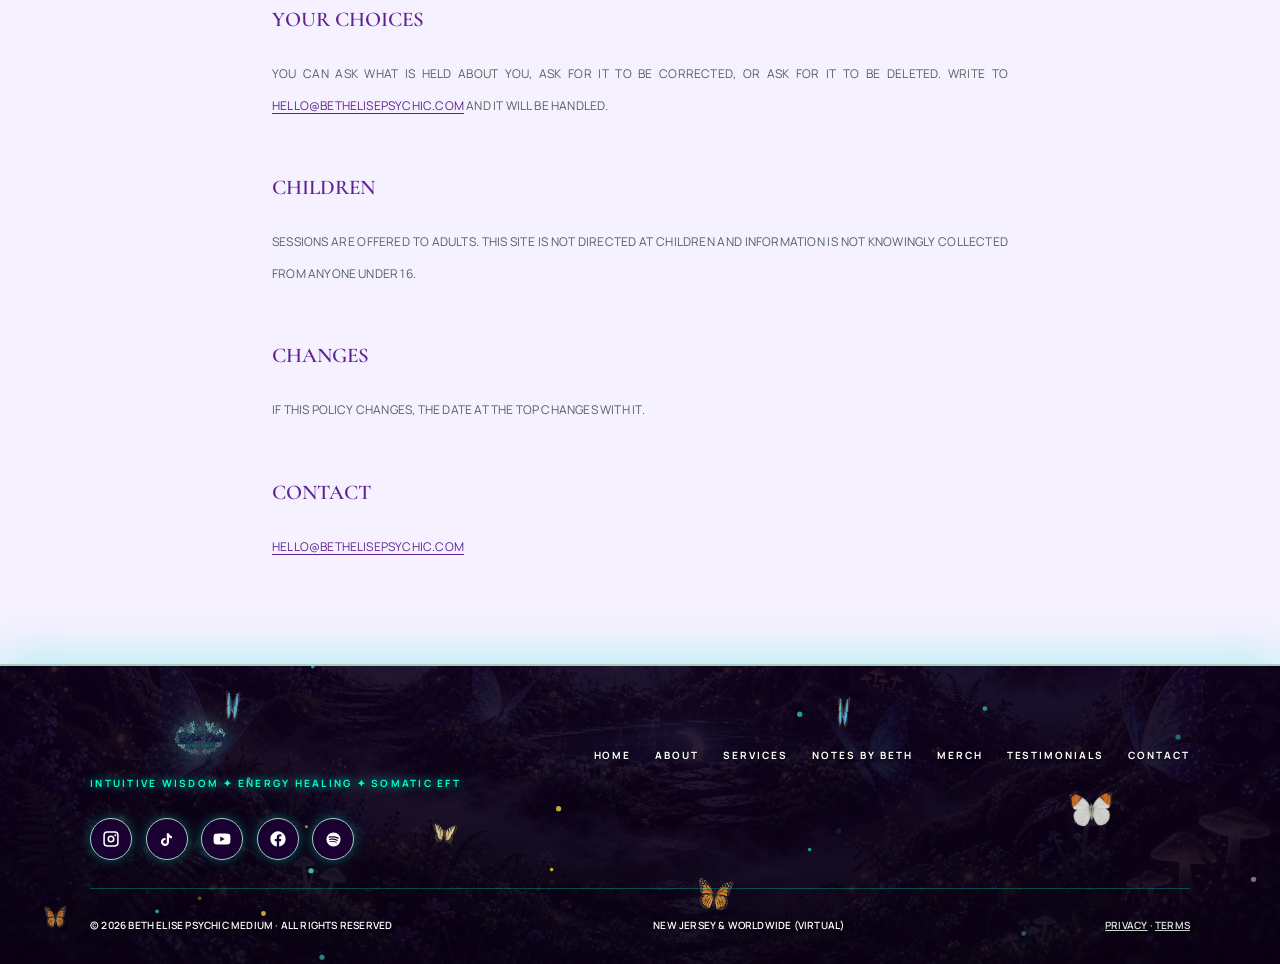
<file: pages/privacy.html>
<!DOCTYPE html>
<html lang="en">
<head>
  <script>document.documentElement.classList.add('js');</script>  <!-- reveal-on-scroll is opt-in; without JS nothing is hidden -->
  <meta charset="UTF-8" />
  <meta name="viewport" content="width=device-width, initial-scale=1.0" />
  <meta name="description" content="How Beth Elise handles the information you send through this website. No trackers, no analytics, nothing sold or shared." />
  <title>Privacy Policy | Beth Elise Psychic Medium</title>
  <!-- Self-hosted type; see tools/build_fonts.py -->
  <link rel="preload" href="../fonts/manrope-400.woff2" as="font" type="font/woff2" crossorigin>
  <link rel="preload" href="../fonts/cormorant-garamond-500.woff2" as="font" type="font/woff2" crossorigin>
  <link rel="stylesheet" href="../css/fonts.css">
  <link rel="stylesheet" href="../css/style.css" />
<style>
    .bio-section {
      max-width: 880px;
      margin: 0 auto;
      padding: 3rem 0;
    }
    .bio-section p {
      font-family: var(--font-body);
      font-size: 1.08rem;
      color: var(--soft-text);
      line-height: 2;
      margin-bottom: 1.75rem;
    }
    .bio-section h3 {
      font-family: var(--font-script);
      font-size: 2.6rem;
      color: var(--indigo-deep);
      margin: 2.5rem 0 1rem;
    }
    .about-full__grid {
      display: grid;
      grid-template-columns: 1.2fr 1fr;
      gap: 4rem;
      align-items: start;
      max-width: 1100px;
      margin: 0 auto;
      padding: 4rem 2rem;
    }
    .quote-block {
      background: linear-gradient(135deg, rgba(255, 255, 255, 0.95) 0%, rgba(240, 230, 255, 0.98) 100%);
      border-radius: 30px 8px 30px 8px; /* Artsy Shape */
      padding: 2.75rem 2.5rem;
      margin: 3.5rem 0;
      border: 1.5px solid rgba(0, 229, 212, 0.35);
      border-left: 6px solid var(--tiffany);
      box-shadow: 0 15px 40px rgba(31, 0, 56, 0.15), 0 0 25px rgba(0, 229, 212, 0.12);
    }
    .quote-block blockquote {
      font-family: var(--font-script);
      font-size: 2.2rem;
      color: var(--indigo-deep);
      line-height: 1.35;
    }
    .quote-block cite {
      display: block;
      margin-top: 1.25rem;
      font-family: var(--font-body);
      font-size: 0.92rem;
      font-weight: 800;
      letter-spacing: 0.08em;
      font-style: normal;
      color: var(--tiffany-deep);
    }
    .sticky-cta {
      position: sticky;
      top: calc(var(--nav-height) + 1.5rem);
    }
    .cta-card {
      background: linear-gradient(145deg, rgba(255, 255, 255, 0.96) 0%, rgba(244, 235, 255, 0.98) 100%);
      border-radius: 36px 12px 36px 12px; /* Artsy Sacred Geometry Shape */
      padding: 2.25rem 2rem;
      box-shadow: 0 20px 60px rgba(31, 0, 56, 0.25), 0 0 35px rgba(0, 229, 212, 0.2);
      border: 2px solid rgba(0, 229, 212, 0.45);
      text-align: center;
      transition: all 0.35s cubic-bezier(0.16, 1, 0.3, 1);
    }
    .cta-card:hover {
      border-radius: 12px 36px 12px 36px;
      border-color: #00FFC8;
      transform: translateY(-4px);
      box-shadow: 0 25px 70px rgba(31, 0, 56, 0.35), 0 0 45px rgba(0, 229, 212, 0.35);
    }
    .cta-card img {
      width: 100%;
      border-radius: 24px 8px 24px 8px;
      margin-bottom: 1.5rem;
      border: 1.5px solid rgba(0, 229, 212, 0.3);
    }
    .cta-card h3 {
      font-family: var(--font-script);
      font-size: 2.4rem;
      color: var(--indigo-deep);
      margin-bottom: 0.5rem;
    }
    .cta-card p {
      font-family: var(--font-body);
      color: var(--soft-text);
      font-size: 0.95rem;
      margin-bottom: 1.5rem;
    }
    @media (max-width: 768px) {
      .about-full__grid {
        grid-template-columns: 1fr;
        padding: 2rem 1.5rem;
      }
      .sticky-cta { position: static; }
    }
  </style>
  <!-- ===== META: generated by tools/build_meta.py — do not edit ===== -->
  <link rel="canonical" href="https://jotsmedia.github.io/beth-elise-site/pages/privacy.html" />
  <meta property="og:site_name" content="Beth Elise Psychic Medium" />
  <meta property="og:type" content="website" />
  <meta property="og:locale" content="en_US" />
  <meta property="og:url" content="https://jotsmedia.github.io/beth-elise-site/pages/privacy.html" />
  <meta property="og:title" content="Privacy Policy | Beth Elise Psychic Medium" />
  <meta property="og:description" content="How Beth Elise handles the information you send through this website. No trackers, nothing sold or shared." />
  <meta property="og:image" content="https://jotsmedia.github.io/beth-elise-site/images/og-card.jpg" />
  <meta property="og:image:width" content="1200" />
  <meta property="og:image:height" content="630" />
  <meta property="og:image:alt" content="The Beth Elise Psychic Medium wordmark over a moonlit enchanted forest" />
  <meta name="twitter:card" content="summary_large_image" />
  <meta name="twitter:title" content="Privacy Policy | Beth Elise Psychic Medium" />
  <meta name="twitter:description" content="How Beth Elise handles the information you send through this website. No trackers, nothing sold or shared." />
  <meta name="twitter:image" content="https://jotsmedia.github.io/beth-elise-site/images/og-card.jpg" />
  <link rel="icon" href="../images/favicon-32.png?v=5b" sizes="32x32" type="image/png" />
  <link rel="icon" href="../images/favicon-192.png?v=5b" sizes="192x192" type="image/png" />
  <link rel="apple-touch-icon" href="../images/favicon-180.png?v=5b" />
  <link rel="manifest" href="../site.webmanifest" />
  <!-- ===== END META ===== -->
  <link rel="stylesheet" href="../css/cinematic-fonts.css?v=1" />
  <link rel="stylesheet" href="../css/cinematic.css?v=final-v6" />
  <link rel="stylesheet" href="../css/delivery.css?v=6" />
  <script src="../js/render-budget.js?v=6"></script>
  <script src="../js/realistic-eye.js?v=6"></script>
</head>
<body>
  <a class="skip-link" href="#main-content">Skip to main content</a>

  <div class="fairy-canvas" aria-hidden="true"></div>

  <!-- NAV -->
  <nav class="nav" role="navigation">
    <div class="nav__logo">
      <a href="../index.html">
        <img srcset="../images/display/logo-192.webp 192w, ../images/display/logo-480.webp 480w, ../images/display/logo-960.webp 960w, ../images/display/logo-1440.webp 1440w, ../images/logo.webp?v=5d 4096w" sizes="(max-width: 768px) 50px, 68px" src="../images/logo.webp?v=5d" onerror="this.onerror=null;this.removeAttribute('srcset');this.src='../images/logo.png?v=5d'" alt="Beth Elise Psychic Medium"  fetchpriority="high" decoding="async" width="640" height="429">
      </a>
    </div>
    <div class="nav__links">
      <a href="../index.html">Home</a>
      <a href="about.html" style="color:var(--tiffany-deep);">About</a>
      <a href="services.html">Services</a>
      <a href="merch.html">Merch</a>
      <a href="testimonials.html">Testimonials</a>
      <a href="contact.html">Contact</a>
    </div>
    <div class="nav__cta">
      <button type="button" class="nav__sound-btn" id="open-sound-modal-btn" aria-label="Select Solfeggio Chime Frequency" title="Select Celestial Chime Frequency">
        <span><span class="pico pico--bell" aria-hidden="true"></span></span> <span id="nav-sound-freq-label">Sound</span>
      </button>
      <div class="nav__socials">
        <a href="https://instagram.com" target="_blank" rel="noopener noreferrer" class="nav__social-link" aria-label="Instagram"><span class="sico sico--instagram" aria-hidden="true"></span></a>
        <a href="https://tiktok.com" target="_blank" rel="noopener noreferrer" class="nav__social-link" aria-label="TikTok"><span class="sico sico--tiktok" aria-hidden="true"></span></a>
        <a href="https://facebook.com" target="_blank" rel="noopener noreferrer" class="nav__social-link" aria-label="Facebook"><span class="sico sico--facebook" aria-hidden="true"></span></a>
      </div>
      <button type="button" class="cart-toggle-btn" aria-label="Open sacred shopping bag">
        <span><span class="pico pico--bag" aria-hidden="true"></span></span> <span class="cart-badge">0</span>
      </button>
      <a href="contact.html" class="btn-inquire">
        <span><span class="pico pico--sparkle" aria-hidden="true"></span></span> Inquire
      </a>
    </div>
    <button class="nav__hamburger" aria-label="Toggle menu">
      <span></span><span></span><span></span>
    </button>
  </nav>

  <div class="nav__mobile">
    <a href="../index.html">Home</a>
    <a href="about.html">About</a>
    <a href="services.html">Services</a>
    <a href="merch.html">Merch</a>
    <a href="testimonials.html">Testimonials</a>
    <a href="contact.html">Contact</a>
    <button type="button" class="nav__sound-btn" id="open-sound-modal-mobile-btn" style="width:100%; justify-content:center;" aria-label="Select Solfeggio Chime Frequency">
      <span><span class="pico pico--bell" aria-hidden="true"></span></span> Celestial Chimes (<span id="nav-sound-freq-mobile-label">Off</span>)
    </button>
    <div style="display:flex; justify-content:center; gap:0.75rem; padding:0.5rem 0;">
      <a href="https://instagram.com" target="_blank" rel="noopener noreferrer" class="nav__social-link" aria-label="Instagram"><span class="sico sico--instagram" aria-hidden="true"></span></a>
      <a href="https://tiktok.com" target="_blank" rel="noopener noreferrer" class="nav__social-link" aria-label="TikTok"><span class="sico sico--tiktok" aria-hidden="true"></span></a>
      <a href="https://youtube.com" target="_blank" rel="noopener noreferrer" class="nav__social-link" aria-label="YouTube"><span class="sico sico--youtube" aria-hidden="true"></span></a>
      <a href="https://facebook.com" target="_blank" rel="noopener noreferrer" class="nav__social-link" aria-label="Facebook"><span class="sico sico--facebook" aria-hidden="true"></span></a>
    </div>
    <button type="button" class="cart-toggle-btn" style="width:100%; justify-content:center;" aria-label="Open sacred shopping bag">
      <span><span class="pico pico--bag" aria-hidden="true"></span></span> View Sacred Cart (<span class="cart-badge">0</span>)
    </button>
    <a href="contact.html" class="btn-inquire">✦ Inquire Now</a>
  </div>

  <!-- PAGE HERO -->
  <main id="main-content">
    <div class="page-hero">
      <div class="page-hero__content">
        <span class="section__eyebrow">✦ Legal ✦</span>
        <h1 class="section__title">Privacy Policy</h1>
        <p class="section__desc">How your information is handled on this site</p>
      </div>
    </div>
    <section class="section legal-section">
      <div class="container legal-body">
        <p class="legal-updated">Last updated 20 August 2026</p>

        <h2>What this covers</h2>
        <p>This policy explains what happens to the information you send through
        this website. It is written to be read, not to be skimmed past.</p>

        <h2>What is collected</h2>
        <p>Only what you type into a form and choose to send:</p>
        <ul>
          <li><strong>Contact and booking forms</strong> — your name, email address,
          phone number if you give one, your preferred session type and date, and
          whatever you write in the message field.</li>
          <li><strong>Newsletter signup</strong> — your email address.</li>
          <li><strong>Sacred bag</strong> — the items you add are stored in your own
          browser and are never sent anywhere until you place an order.</li>
        </ul>
        <p>There are no analytics scripts, no advertising pixels and no third-party
        trackers on this site. Fonts and images are served from this domain rather
        than a CDN, so loading a page does not tell anyone else that you visited.</p>

        <h2>Why it is collected</h2>
        <p>To reply to you, to arrange and deliver a session you asked for, and to
        send the newsletter if you asked for it. That is all. Your information is
        never sold, rented or shared for anyone else's marketing.</p>

        <h2>What you write in a message</h2>
        <p>People often share something personal when enquiring about a reading — a
        bereavement, a health worry, a relationship. That is treated as confidential.
        It is read by Beth Elise, used to prepare for your session, and not discussed
        with anyone else.</p>

        <h2>How long it is kept</h2>
        <p>Enquiries and booking records are kept while there is an active or likely
        working relationship, and are deleted on request. Newsletter subscriptions are
        kept until you unsubscribe.</p>

        <h2>Your choices</h2>
        <p>You can ask what is held about you, ask for it to be corrected, or ask for
        it to be deleted. Write to
        <a href="mailto:hello@bethelisepsychic.com">hello@bethelisepsychic.com</a>
        and it will be handled.</p>

        <h2>Children</h2>
        <p>Sessions are offered to adults. This site is not directed at children and
        information is not knowingly collected from anyone under 16.</p>

        <h2>Changes</h2>
        <p>If this policy changes, the date at the top changes with it.</p>

        <h2>Contact</h2>
        <p><a href="mailto:hello@bethelisepsychic.com">hello@bethelisepsychic.com</a></p>
      </div>
    </section>
  </main>

  <footer class="footer" role="contentinfo">
    <canvas id="footer-celestial-canvas" aria-hidden="true"></canvas>
    <div class="container">
      <div class="footer__content-row">
        <div class="footer__brand-block">
          <img srcset="../images/display/logo-192.webp 192w, ../images/display/logo-480.webp 480w, ../images/display/logo-960.webp 960w, ../images/display/logo-1440.webp 1440w, ../images/logo.webp?v=5d 4096w" sizes="220px" src="../images/logo.webp?v=5d" onerror="this.onerror=null;this.removeAttribute('srcset');this.src='../images/logo.png?v=5d'" alt="Beth Elise Psychic Medium" class="footer__logo"  loading="lazy" decoding="async" width="640" height="429">
          <div class="footer__slogan">Intuitive Wisdom ✦ Energy Healing ✦ Somatic EFT</div>
        </div>

        <nav class="footer__nav-strip" aria-label="Footer Navigation">
          <a href="../index.html">Home</a>
          <a href="about.html">About</a>
          <a href="services.html">Services</a>
          <a href="notes-by-beth.html">Notes by Beth</a>
          <a href="merch.html">Merch</a>
          <a href="testimonials.html">Testimonials</a>
          <a href="contact.html">Contact</a>
        </nav>

        <div class="footer__social-row" aria-label="Social Media Links">
          <a href="https://instagram.com" target="_blank" rel="noopener noreferrer" class="footer__social-btn" aria-label="Instagram">
            <span class="sico sico--instagram" aria-hidden="true"></span>
          </a>
          <a href="https://tiktok.com" target="_blank" rel="noopener noreferrer" class="footer__social-btn" aria-label="TikTok">
            <span class="sico sico--tiktok" aria-hidden="true"></span>
          </a>
          <a href="https://youtube.com" target="_blank" rel="noopener noreferrer" class="footer__social-btn" aria-label="YouTube">
            <span class="sico sico--youtube" aria-hidden="true"></span>
          </a>
          <a href="https://facebook.com" target="_blank" rel="noopener noreferrer" class="footer__social-btn" aria-label="Facebook">
            <span class="sico sico--facebook" aria-hidden="true"></span>
          </a>
          <a href="https://spotify.com" target="_blank" rel="noopener noreferrer" class="footer__social-btn" aria-label="Spotify Podcast">
            <span class="sico sico--spotify" aria-hidden="true"></span>
          </a>
        </div>
      </div>

      <div class="footer__bottom-bar">
        <span>&copy; 2026 Beth Elise Psychic Medium · All Rights Reserved</span>
        <span>New Jersey & Worldwide (Virtual)</span>
        <div class="footer__legal">
          <a href="privacy.html">Privacy</a> · <a href="terms.html">Terms</a>
        </div>
      </div>
    </div>
  </footer>

  <div class="toast" role="alert" aria-live="polite"></div>
  <!-- ✦ SACRED CART DRAWER ✦ -->
  <div id="cart-drawer-overlay" class="cart-drawer-overlay" aria-hidden="true"></div>
  <aside id="cart-drawer" class="cart-drawer" role="dialog" aria-label="Shopping Bag">
    <div class="cart-drawer__header">
      <h3 class="cart-drawer__title">Sacred Bag</h3>
      <button type="button" id="cart-close-btn" class="cart-drawer__close" aria-label="Close cart">&times;</button>
    </div>
    <div id="cart-drawer-items" class="cart-drawer__items"></div>
    <div class="cart-drawer__footer">
      <div class="cart-subtotal">
        <span>Subtotal</span>
        <span id="cart-subtotal-val" class="cart-subtotal-price">$0.00</span>
      </div>
      <button type="button" id="cart-checkout-btn" class="cart-checkout-btn">
        <span><span class="pico pico--sparkle" aria-hidden="true"></span></span> Proceed to Secure Checkout
      </button>
    </div>
  </aside>

  <!-- ✦ CELESTIAL SOLFEGGIO SOUND FREQUENCY POPUP MODAL ✦ -->
  <div id="sound-modal" class="modal-overlay" aria-hidden="true" role="dialog" aria-label="Celestial Sound Frequency Selector">
    <div class="modal-card sound-modal-card">
      <button type="button" class="modal-close" id="close-sound-modal-btn" aria-label="Close sound selector">&times;</button>
      <div class="modal-header">
        <span class="section__eyebrow">✦ Sacred Sound Bath ✦</span>
        <h3 class="modal-title">Celestial Chime Frequencies</h3>
        <p class="modal-desc">Select your resonant Solfeggio frequency. Every tap and click across the website will chime with this harmonic tone.</p>
      </div>

      <div class="sound-modal-freq-grid" id="sound-modal-grid">
        <div class="sound-modal-freq-card active" data-freq="528">
          <span class="sound-freq-hz">528 Hz</span>
          <span class="sound-freq-title">Miracle & DNA</span>
          <span class="sound-freq-desc">Transformation & inner light</span>
        </div>
        <div class="sound-modal-freq-card" data-freq="432">
          <span class="sound-freq-hz">432 Hz</span>
          <span class="sound-freq-title">Universal Peace</span>
          <span class="sound-freq-desc">Deep calm & natural harmony</span>
        </div>
        <div class="sound-modal-freq-card" data-freq="639">
          <span class="sound-freq-hz">639 Hz</span>
          <span class="sound-freq-title">Heart Harmony</span>
          <span class="sound-freq-desc">Love, empathy & connection</span>
        </div>
        <div class="sound-modal-freq-card" data-freq="741">
          <span class="sound-freq-hz">741 Hz</span>
          <span class="sound-freq-title">Intuitive Awakening</span>
          <span class="sound-freq-desc">Clarity & psychic vision</span>
        </div>
        <div class="sound-modal-freq-card" data-freq="852">
          <span class="sound-freq-hz">852 Hz</span>
          <span class="sound-freq-title">Third Eye Portal</span>
          <span class="sound-freq-desc">Spiritual truth & high order</span>
        </div>
        <div class="sound-modal-freq-card" data-freq="963">
          <span class="sound-freq-hz">963 Hz</span>
          <span class="sound-freq-title">Crown of Divine Light</span>
          <span class="sound-freq-desc">Pure oneness & spirit state</span>
        </div>
      </div>

      <div class="sound-modal-actions">
        <button type="button" class="btn-secondary" id="toggle-sound-mute-btn">
          <span id="sound-mute-icon"><span class="pico pico--bell-off" aria-hidden="true"></span></span> <span id="sound-mute-text">Chimes Off (Click to Enable)</span>
        </button>
        <button type="button" class="btn-primary" id="test-sound-chime-btn">
          <span><span class="pico pico--sparkle" aria-hidden="true"></span></span> Test Chime
        </button>
      </div>
    </div>
  </div>

  <!-- ✦ SECURE ORDER CHECKOUT MODAL ✦ -->
  <div id="checkout-modal" class="modal-overlay" aria-hidden="true" role="dialog" aria-label="Secure Sacred Checkout">
    <div class="modal-card checkout-modal-card" style="max-width: 680px; max-height: 90vh; overflow-y: auto;">
      <button type="button" class="modal-close" id="close-checkout-modal-btn" aria-label="Close checkout">&times;</button>
      <div class="modal-header" style="text-align: center; margin-bottom: 1.5rem;">
        <span class="section__eyebrow">✦ Secure Sacred Portal ✦</span>
        <h3 class="modal-title">Complete Your Sacred Order</h3>
        <p class="modal-desc">Enter your shipping and billing details to finalize your offering.</p>
      </div>

      <!-- Order Summary Strip -->
      <div id="checkout-summary-box" style="background: rgba(31, 0, 56, 0.7); border: 1.5px solid rgba(0, 229, 212, 0.35); border-radius: var(--radius-md); padding: 1rem 1.25rem; margin-bottom: 1.5rem;">
        <div style="display: flex; justify-content: space-between; align-items: center; font-weight: 700; color: #FFFFFF; font-size: 0.95rem;">
          <span>Order Total:</span>
          <span id="checkout-total-price" style="font-family: var(--font-serif); font-size: 1.4rem; color: var(--gold);">$0.00</span>
        </div>
      </div>

      <form id="checkout-order-form" novalidate>
        <!-- Contact Information -->
        <div class="form__row">
          <div class="form-group">
            <label for="checkout-name" style="color: var(--tiffany-pale);">Full Name *</label>
            <input type="text" id="checkout-name" required placeholder="Your full name" />
          </div>
          <div class="form-group">
            <label for="checkout-email" style="color: var(--tiffany-pale);">Email Address *</label>
            <input type="email" id="checkout-email" required placeholder="name@example.com" />
          </div>
        </div>

        <div class="form-group">
          <label for="checkout-phone" style="color: var(--tiffany-pale);">Phone Number (Optional)</label>
          <input type="tel" id="checkout-phone" placeholder="(555) 000-0000" />
        </div>

        <!-- ✦ SHIPPING ADDRESS (Distinct fields) ✦ -->
        <div style="margin: 1.5rem 0 0.5rem; padding-bottom: 0.4rem; border-bottom: 1px solid rgba(0, 229, 212, 0.25);">
          <h4 style="font-family: var(--font-sans); font-variant: all-small-caps; font-size: 0.92rem; font-weight: 800; letter-spacing: 0.14em; color: var(--tiffany-pale);">✦ Shipping Address</h4>
        </div>

        <div class="form__row-street">
          <div class="form-group">
            <label for="checkout-street" style="color: var(--tiffany-pale);">Street Address *</label>
            <input type="text" id="checkout-street" required placeholder="123 Glade Avenue" />
          </div>
          <div class="form-group">
            <label for="checkout-apt" style="color: var(--tiffany-pale);">Apt / Suite / Unit</label>
            <input type="text" id="checkout-apt" placeholder="Suite 200" />
          </div>
        </div>

        <div class="form__row-3">
          <div class="form-group">
            <label for="checkout-town" style="color: var(--tiffany-pale);">Town / City *</label>
            <input type="text" id="checkout-town" required placeholder="Town or City" />
          </div>
          <div class="form-group">
            <label for="checkout-state" style="color: var(--tiffany-pale);">State *</label>
            <select id="checkout-state" required>
              <option value="" disabled selected>State...</option>
              <option value="AL">Alabama (AL)</option>
              <option value="AK">Alaska (AK)</option>
              <option value="AZ">Arizona (AZ)</option>
              <option value="AR">Arkansas (AR)</option>
              <option value="CA">California (CA)</option>
              <option value="CO">Colorado (CO)</option>
              <option value="CT">Connecticut (CT)</option>
              <option value="DE">Delaware (DE)</option>
              <option value="DC">District of Columbia (DC)</option>
              <option value="FL">Florida (FL)</option>
              <option value="GA">Georgia (GA)</option>
              <option value="HI">Hawaii (HI)</option>
              <option value="ID">Idaho (ID)</option>
              <option value="IL">Illinois (IL)</option>
              <option value="IN">Indiana (IN)</option>
              <option value="IA">Iowa (IA)</option>
              <option value="KS">Kansas (KS)</option>
              <option value="KY">Kentucky (KY)</option>
              <option value="LA">Louisiana (LA)</option>
              <option value="ME">Maine (ME)</option>
              <option value="MD">Maryland (MD)</option>
              <option value="MA">Massachusetts (MA)</option>
              <option value="MI">Michigan (MI)</option>
              <option value="MN">Minnesota (MN)</option>
              <option value="MS">Mississippi (MS)</option>
              <option value="MO">Missouri (MO)</option>
              <option value="MT">Montana (MT)</option>
              <option value="NE">Nebraska (NE)</option>
              <option value="NV">Nevada (NV)</option>
              <option value="NH">New Hampshire (NH)</option>
              <option value="NJ" selected>New Jersey (NJ)</option>
              <option value="NM">New Mexico (NM)</option>
              <option value="NY">New York (NY)</option>
              <option value="NC">North Carolina (NC)</option>
              <option value="ND">North Dakota (ND)</option>
              <option value="OH">Ohio (OH)</option>
              <option value="OK">Oklahoma (OK)</option>
              <option value="OR">Oregon (OR)</option>
              <option value="PA">Pennsylvania (PA)</option>
              <option value="RI">Rhode Island (RI)</option>
              <option value="SC">South Carolina (SC)</option>
              <option value="SD">South Dakota (SD)</option>
              <option value="TN">Tennessee (TN)</option>
              <option value="TX">Texas (TX)</option>
              <option value="UT">Utah (UT)</option>
              <option value="VT">Vermont (VT)</option>
              <option value="VA">Virginia (VA)</option>
              <option value="WA">Washington (WA)</option>
              <option value="WV">West Virginia (WV)</option>
              <option value="WI">Wisconsin (WI)</option>
              <option value="WY">Wyoming (WY)</option>
            </select>
          </div>
          <div class="form-group">
            <label for="checkout-zip" style="color: var(--tiffany-pale);">Zip Code *</label>
            <input type="text" id="checkout-zip" required placeholder="07011" maxlength="10" />
          </div>
        </div>

        <!-- ✦ BILLING ADDRESS SAME-AS-SHIPPING TOGGLE ✦ -->
        <div class="billing-toggle-wrap">
          <label class="billing-toggle-label" for="checkout-same-billing">
            <input type="checkbox" id="checkout-same-billing" class="billing-toggle-checkbox" checked />
            <span>Billing address is the same as shipping address</span>
          </label>
        </div>

        <!-- ✦ SEPARATE BILLING ADDRESS FIELDS (Collapsible) ✦ -->
        <div id="checkout-billing-box" class="billing-fields-box" style="display: none;">
          <div class="billing-fields-title">✦ Billing Address</div>
          <div class="form-group" style="margin-bottom: 1rem;">
            <label for="checkout-billing-name" style="color: var(--tiffany-pale);">Billing Full Name *</label>
            <input type="text" id="checkout-billing-name" placeholder="Full name on card" />
          </div>
          <div class="form__row-street">
            <div class="form-group">
              <label for="checkout-billing-street" style="color: var(--tiffany-pale);">Billing Street Address *</label>
              <input type="text" id="checkout-billing-street" placeholder="Street Address" />
            </div>
            <div class="form-group">
              <label for="checkout-billing-apt" style="color: var(--tiffany-pale);">Apt / Suite</label>
              <input type="text" id="checkout-billing-apt" placeholder="Apt / Suite" />
            </div>
          </div>
          <div class="form__row-3">
            <div class="form-group">
              <label for="checkout-billing-town" style="color: var(--tiffany-pale);">Town / City *</label>
              <input type="text" id="checkout-billing-town" placeholder="Town / City" />
            </div>
            <div class="form-group">
              <label for="checkout-billing-state" style="color: var(--tiffany-pale);">State *</label>
              <select id="checkout-billing-state">
                <option value="" disabled selected>State...</option>
                <option value="AL">Alabama (AL)</option>
                <option value="AK">Alaska (AK)</option>
                <option value="AZ">Arizona (AZ)</option>
                <option value="AR">Arkansas (AR)</option>
                <option value="CA">California (CA)</option>
                <option value="CO">Colorado (CO)</option>
                <option value="CT">Connecticut (CT)</option>
                <option value="DE">Delaware (DE)</option>
                <option value="DC">District of Columbia (DC)</option>
                <option value="FL">Florida (FL)</option>
                <option value="GA">Georgia (GA)</option>
                <option value="HI">Hawaii (HI)</option>
                <option value="ID">Idaho (ID)</option>
                <option value="IL">Illinois (IL)</option>
                <option value="IN">Indiana (IN)</option>
                <option value="IA">Iowa (IA)</option>
                <option value="KS">Kansas (KS)</option>
                <option value="KY">Kentucky (KY)</option>
                <option value="LA">Louisiana (LA)</option>
                <option value="ME">Maine (ME)</option>
                <option value="MD">Maryland (MD)</option>
                <option value="MA">Massachusetts (MA)</option>
                <option value="MI">Michigan (MI)</option>
                <option value="MN">Minnesota (MN)</option>
                <option value="MS">Mississippi (MS)</option>
                <option value="MO">Missouri (MO)</option>
                <option value="MT">Montana (MT)</option>
                <option value="NE">Nebraska (NE)</option>
                <option value="NV">Nevada (NV)</option>
                <option value="NH">New Hampshire (NH)</option>
                <option value="NJ" selected>New Jersey (NJ)</option>
                <option value="NM">New Mexico (NM)</option>
                <option value="NY">New York (NY)</option>
                <option value="NC">North Carolina (NC)</option>
                <option value="ND">North Dakota (ND)</option>
                <option value="OH">Ohio (OH)</option>
                <option value="OK">Oklahoma (OK)</option>
                <option value="OR">Oregon (OR)</option>
                <option value="PA">Pennsylvania (PA)</option>
                <option value="RI">Rhode Island (RI)</option>
                <option value="SC">South Carolina (SC)</option>
                <option value="SD">South Dakota (SD)</option>
                <option value="TN">Tennessee (TN)</option>
                <option value="TX">Texas (TX)</option>
                <option value="UT">Utah (UT)</option>
                <option value="VT">Vermont (VT)</option>
                <option value="VA">Virginia (VA)</option>
                <option value="WA">Washington (WA)</option>
                <option value="WV">West Virginia (WV)</option>
                <option value="WI">Wisconsin (WI)</option>
                <option value="WY">Wyoming (WY)</option>
              </select>
            </div>
            <div class="form-group">
              <label for="checkout-billing-zip" style="color: var(--tiffany-pale);">Zip Code *</label>
              <input type="text" id="checkout-billing-zip" placeholder="Zip Code" maxlength="10" />
            </div>
          </div>
        </div>

        <button type="submit" class="form__submit" style="margin-top: 1rem; width: 100%;">
          <span class="pico pico--sparkle" aria-hidden="true"></span> Complete & Confirm Sacred Order
        </button>
      </form>
    </div>
  </div>

  <script src="../js/main.js?v=6"></script>
</body>
</html>
</file>
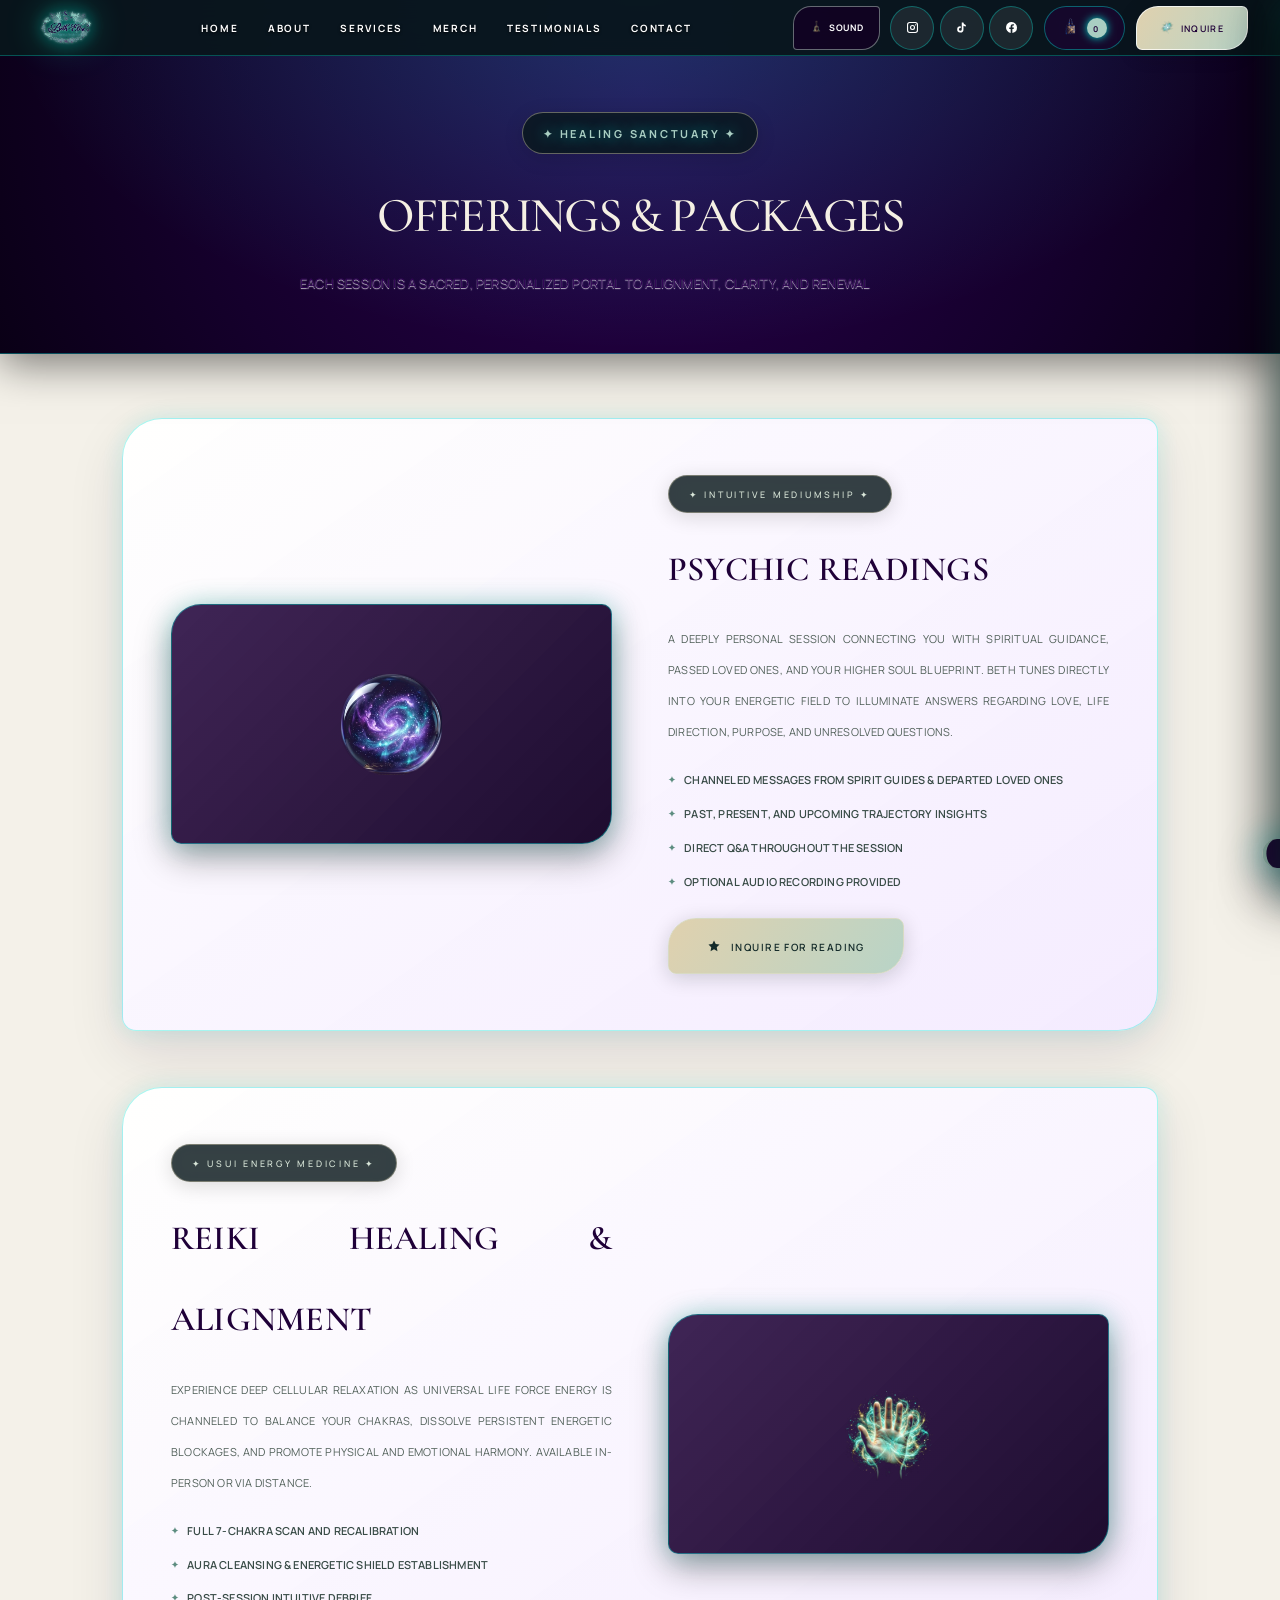
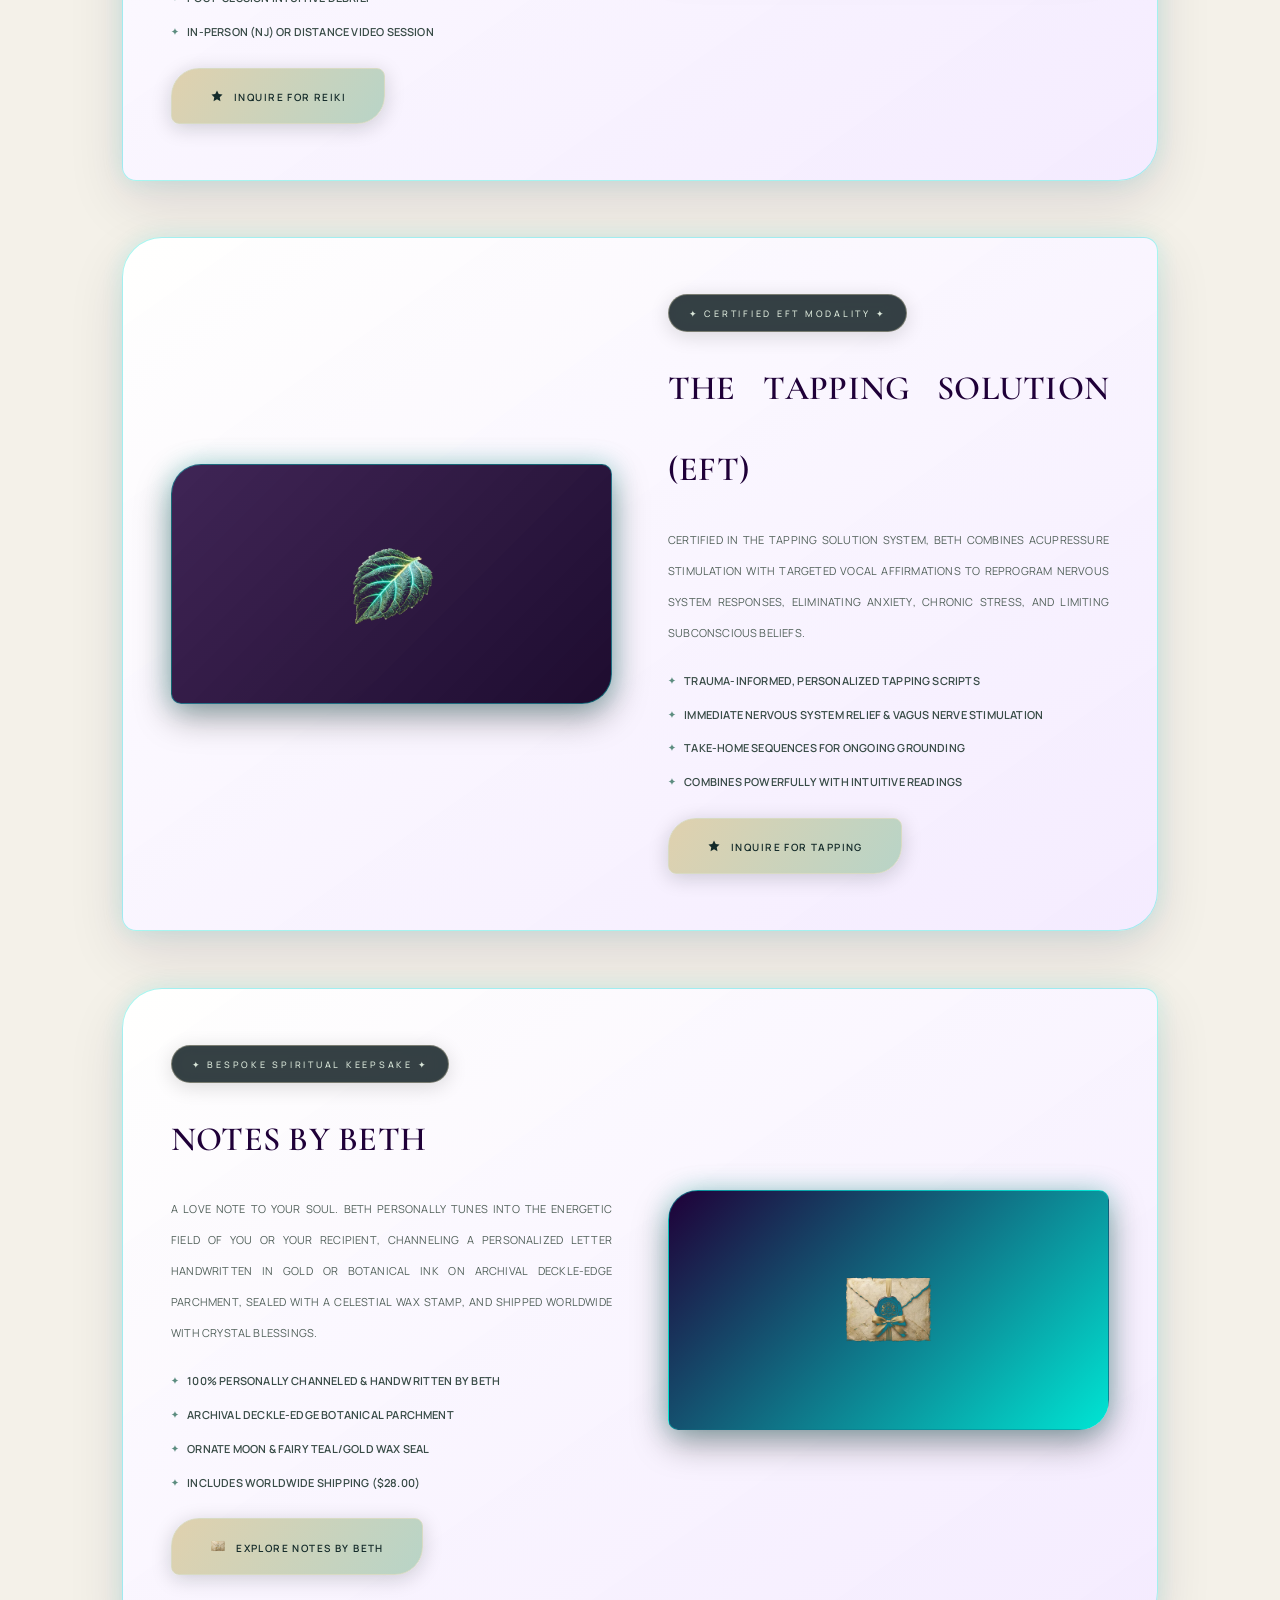
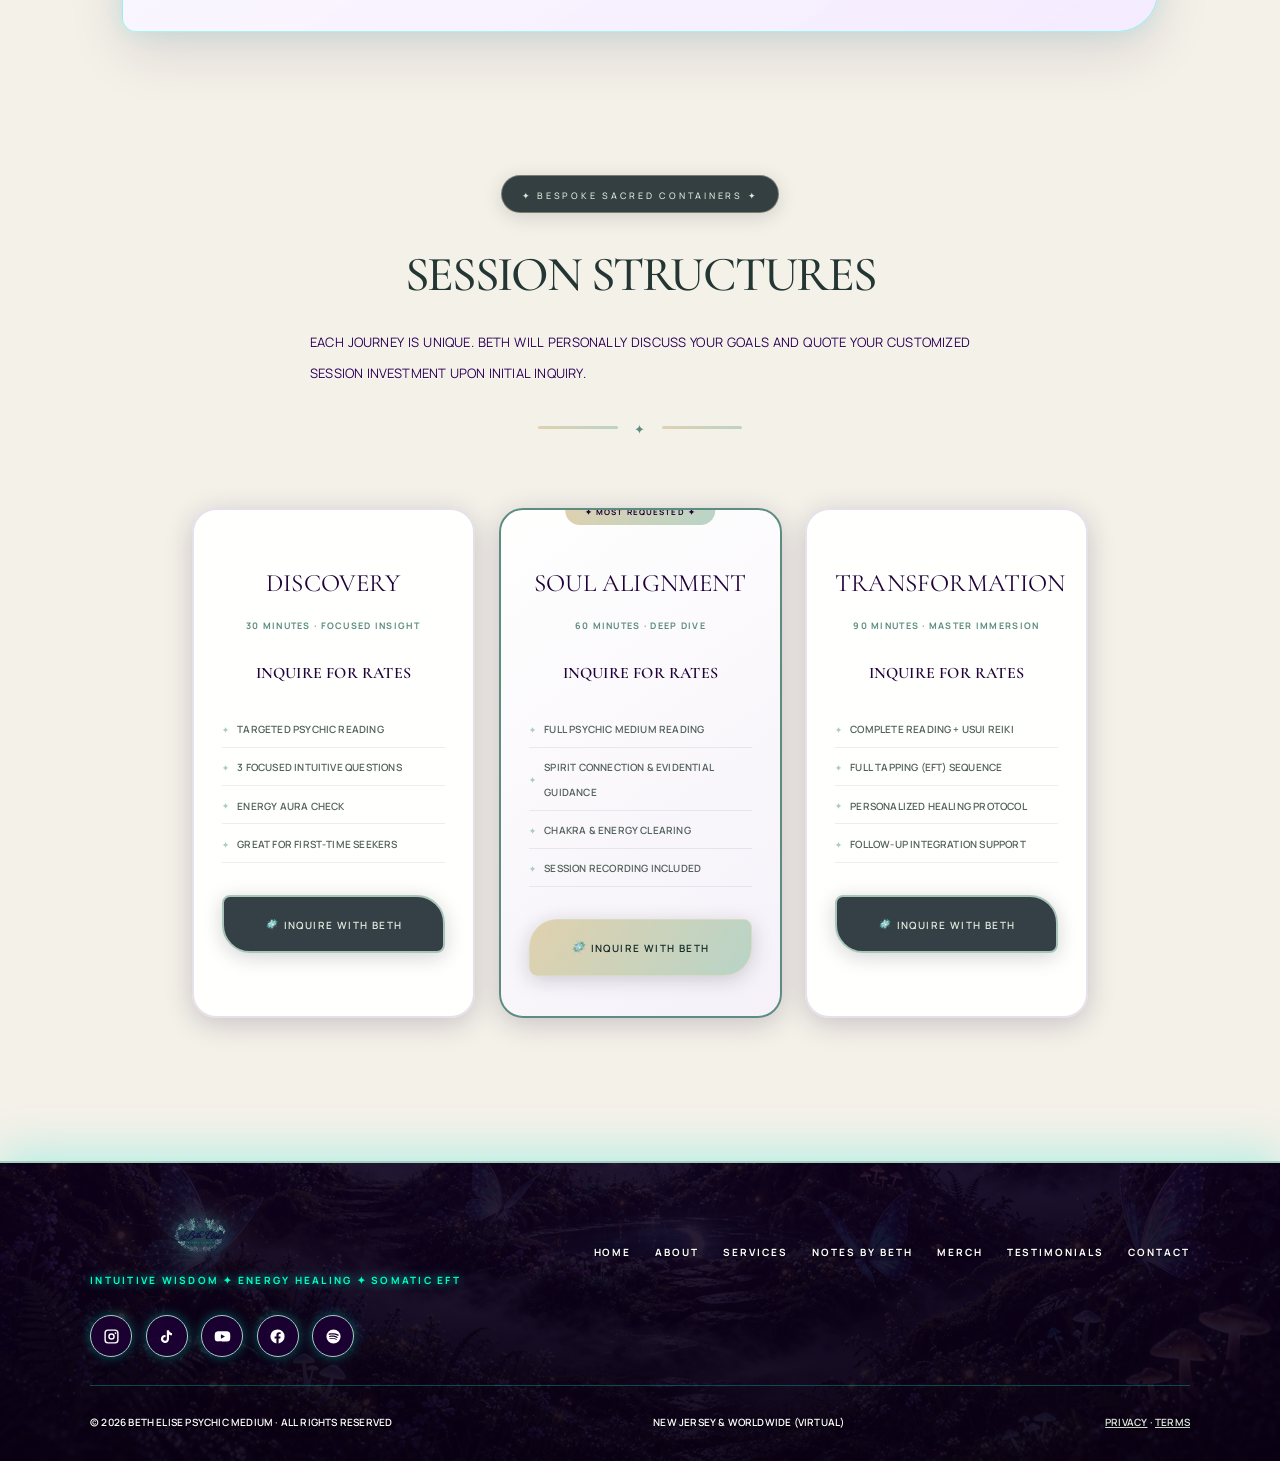
<file: pages/services.html>
<!DOCTYPE html>
<html lang="en">
<head>
  <script>document.documentElement.classList.add('js');</script>  <!-- reveal-on-scroll is opt-in; without JS nothing is hidden -->
  <meta charset="UTF-8" />
  <meta name="viewport" content="width=device-width, initial-scale=1.0" />
  <meta name="description" content="Explore Beth Elise's offerings — Psychic Readings, Reiki Energy Healing, and Certified Tapping Solution (EFT) sessions. View transparent rates & packages." />
  <title>Services & Healing Modalities | Beth Elise Psychic Medium</title>
  <!-- Self-hosted type; see tools/build_fonts.py -->
  <link rel="preload" href="../fonts/manrope-400.woff2" as="font" type="font/woff2" crossorigin>
  <link rel="preload" href="../fonts/cormorant-garamond-500.woff2" as="font" type="font/woff2" crossorigin>
  <link rel="stylesheet" href="../css/fonts.css">
  <link rel="stylesheet" href="../css/style.css" />
<style>
    .services-detail {
      max-width: 1100px;
      margin: 0 auto;
      padding: 4rem 2rem;
    }
    .service-detail-card {
      display: grid;
      grid-template-columns: 1fr 1fr;
      gap: 3.5rem;
      align-items: center;
      padding: 3.5rem 3rem;
      margin-bottom: 3.5rem;
      background: linear-gradient(145deg, rgba(255, 255, 255, 0.95) 0%, rgba(244, 235, 255, 0.98) 100%);
      border-radius: 40px 14px 40px 14px; /* Artsy Sacred Geometry Shape */
      border: 1.5px solid rgba(0, 229, 212, 0.35);
      box-shadow: 0 20px 55px rgba(31, 0, 56, 0.12), 0 0 25px rgba(0, 229, 212, 0.15);
      transition: all 0.4s cubic-bezier(0.16, 1, 0.3, 1);
    }
    .service-detail-card:hover {
      border-radius: 14px 40px 14px 40px;
      border-color: #00FFC8;
      transform: translateY(-6px);
      box-shadow: 0 25px 65px rgba(31, 0, 56, 0.2), 0 0 35px rgba(0, 229, 212, 0.3);
    }
    .service-detail-card:nth-child(even) { direction: rtl; }
    .service-detail-card:nth-child(even) > * { direction: ltr; }
    .service-detail-card:last-child { margin-bottom: 0; }
    .service-icon-big {
      font-size: 5.5rem;
      text-align: center;
      background: linear-gradient(135deg, rgba(31, 0, 56, 0.85) 0%, rgba(18, 0, 36, 0.95) 100%);
      border-radius: 30px 10px 30px 10px;
      border: 1.5px solid rgba(0, 229, 212, 0.4);
      padding: 3rem;
      display: flex;
      align-items: center;
      justify-content: center;
      min-height: 240px;
      box-shadow: 0 12px 35px rgba(0, 0, 0, 0.4), 0 0 25px rgba(0, 229, 212, 0.25);
    }
    .service-detail-card h2 {
      font-family: var(--font-script);
      font-size: 3rem;
      color: var(--indigo-deep);
      margin-bottom: 1rem;
    }
    .service-detail-card p {
      font-family: var(--font-body);
      font-size: 1.02rem;
      color: var(--soft-text);
      line-height: 1.9;
      margin-bottom: 1rem;
    }
    .service-includes {
      margin: 1.25rem 0 1.5rem;
      list-style: none;
    }
    .service-includes li {
      display: flex;
      align-items: center;
      gap: 0.5rem;
      font-family: var(--font-body);
      font-size: 0.95rem;
      font-weight: 600;
      color: var(--medium-text);
      margin-bottom: 0.5rem;
    }
    .service-includes li::before {
      content: '✦';
      color: var(--tiffany-deep);
      font-size: 0.8rem;
    }
    .pricing-table {
      display: grid;
      grid-template-columns: repeat(3, 1fr);
      gap: 1.5rem;
      max-width: 960px;
      margin: 4rem auto;
      padding: 0 2rem;
    }
    .pricing-card {
      background: rgba(255, 255, 255, 0.95);
      border-radius: var(--radius-lg);
      padding: 2.5rem 1.75rem;
      text-align: center;
      border: 2px solid rgba(54, 0, 94, 0.12);
      box-shadow: var(--shadow-card);
      transition: var(--transition-med);
      position: relative;
    }
    .pricing-card.featured {
      border-color: var(--tiffany-deep);
      background: var(--gradient-card);
      transform: scale(1.04);
    }
    .pricing-card.featured::before {
      content: '✦ Most Requested ✦';
      position: absolute;
      top: -14px;
      left: 50%;
      transform: translateX(-50%);
      background: var(--gradient-cta);
      padding: 0.3rem 1.2rem;
      border-radius: var(--radius-pill);
      font-size: 0.7rem;
      font-weight: 900;
      letter-spacing: 0.1em;
      color: var(--indigo-deep);
      white-space: nowrap;
      text-transform: uppercase;
    }
    .pricing-card:hover {
      transform: translateY(-4px);
      box-shadow: var(--shadow-hover);
    }
    .pricing-card.featured:hover { transform: scale(1.04) translateY(-4px); }
    .pricing-card__name {
      font-family: var(--font-script);
      font-size: 2.2rem;
      color: var(--indigo-deep);
      margin-bottom: 0.25rem;
    }
    .pricing-card__duration {
      font-size: 0.8rem;
      font-weight: 900;
      letter-spacing: 0.1em;
      text-transform: uppercase;
      color: var(--tiffany-deep);
      margin-bottom: 1rem;
    }
    .pricing-card__price {
      font-family: var(--font-serif);
      font-size: 2.4rem;
      font-weight: 700;
      color: var(--indigo-deep);
      margin-bottom: 1.25rem;
    }
    .pricing-card__price span {
      font-size: 1rem;
      color: var(--muted-text);
    }
    .pricing-card__features {
      list-style: none;
      margin-bottom: 2rem;
      text-align: left;
    }
    .pricing-card__features li {
      font-family: var(--font-body);
      font-size: 0.9rem;
      font-weight: 600;
      color: var(--soft-text);
      padding: 0.4rem 0;
      display: flex;
      align-items: center;
      gap: 0.5rem;
      border-bottom: 1px solid rgba(54, 0, 94, 0.08);
    }
    .pricing-card__features li::before { content: '✦'; color: var(--tiffany); font-size: 0.7rem; }
    @media (max-width: 768px) {
      .service-detail-card { grid-template-columns: 1fr; }
      .service-detail-card:nth-child(even) { direction: ltr; }
      .pricing-table { grid-template-columns: 1fr; }
      .pricing-card.featured { transform: none; }
    }
  </style>
  <!-- ===== META: generated by tools/build_meta.py — do not edit ===== -->
  <link rel="canonical" href="https://jotsmedia.github.io/beth-elise-site/pages/services.html" />
  <meta property="og:site_name" content="Beth Elise Psychic Medium" />
  <meta property="og:type" content="website" />
  <meta property="og:locale" content="en_US" />
  <meta property="og:url" content="https://jotsmedia.github.io/beth-elise-site/pages/services.html" />
  <meta property="og:title" content="Services & Healing Modalities | Beth Elise Psychic Medium" />
  <meta property="og:description" content="Evidential mediumship, restorative Reiki energy healing and somatic EFT Tapping." />
  <meta property="og:image" content="https://jotsmedia.github.io/beth-elise-site/images/og-card.jpg" />
  <meta property="og:image:width" content="1200" />
  <meta property="og:image:height" content="630" />
  <meta property="og:image:alt" content="The Beth Elise Psychic Medium wordmark over a moonlit enchanted forest" />
  <meta name="twitter:card" content="summary_large_image" />
  <meta name="twitter:title" content="Services & Healing Modalities | Beth Elise Psychic Medium" />
  <meta name="twitter:description" content="Evidential mediumship, restorative Reiki energy healing and somatic EFT Tapping." />
  <meta name="twitter:image" content="https://jotsmedia.github.io/beth-elise-site/images/og-card.jpg" />
  <link rel="icon" href="../images/favicon-32.png?v=5b" sizes="32x32" type="image/png" />
  <link rel="icon" href="../images/favicon-192.png?v=5b" sizes="192x192" type="image/png" />
  <link rel="apple-touch-icon" href="../images/favicon-180.png?v=5b" />
  <link rel="manifest" href="../site.webmanifest" />
  <!-- ===== END META ===== -->
  <link rel="stylesheet" href="../css/cinematic-fonts.css?v=1" />
  <link rel="stylesheet" href="../css/cinematic.css?v=final-v6" />
  <link rel="stylesheet" href="../css/delivery.css?v=6" />
  <script src="../js/render-budget.js?v=6"></script>
  <script src="../js/realistic-eye.js?v=6"></script>
</head>
<body>
  <a class="skip-link" href="#main-content">Skip to main content</a>

  <div class="fairy-canvas" aria-hidden="true"></div>

  <nav class="nav">
    <div class="nav__logo"><a href="../index.html"><img srcset="../images/display/logo-192.webp 192w, ../images/display/logo-480.webp 480w, ../images/display/logo-960.webp 960w, ../images/display/logo-1440.webp 1440w, ../images/logo.webp?v=5d 4096w" sizes="(max-width: 768px) 50px, 68px" src="../images/logo.webp?v=5d" onerror="this.onerror=null;this.removeAttribute('srcset');this.src='../images/logo.png?v=5d'" alt="Beth Elise"  fetchpriority="high" decoding="async" width="640" height="429"></a></div>
    <div class="nav__links">
      <a href="../index.html">Home</a>
      <a href="about.html">About</a>
      <a href="services.html" style="color:var(--tiffany-deep);">Services</a>
      <a href="merch.html">Merch</a>
      <a href="testimonials.html">Testimonials</a>
      <a href="contact.html">Contact</a>
    </div>
    <div class="nav__cta">
      <button type="button" class="nav__sound-btn" id="open-sound-modal-btn" aria-label="Select Solfeggio Chime Frequency" title="Select Celestial Chime Frequency">
        <span><span class="pico pico--bell" aria-hidden="true"></span></span> <span id="nav-sound-freq-label">Sound</span>
      </button>
      <div class="nav__socials">
        <a href="https://instagram.com" target="_blank" rel="noopener noreferrer" class="nav__social-link" aria-label="Instagram"><span class="sico sico--instagram" aria-hidden="true"></span></a>
        <a href="https://tiktok.com" target="_blank" rel="noopener noreferrer" class="nav__social-link" aria-label="TikTok"><span class="sico sico--tiktok" aria-hidden="true"></span></a>
        <a href="https://facebook.com" target="_blank" rel="noopener noreferrer" class="nav__social-link" aria-label="Facebook"><span class="sico sico--facebook" aria-hidden="true"></span></a>
      </div>
      <button type="button" class="cart-toggle-btn" aria-label="Open sacred shopping bag">
        <span><span class="pico pico--bag" aria-hidden="true"></span></span> <span class="cart-badge">0</span>
      </button>
      <a href="contact.html" class="btn-inquire">
        <span><span class="pico pico--sparkle" aria-hidden="true"></span></span> Inquire
      </a>
    </div>
    <button class="nav__hamburger" aria-label="Toggle menu"><span></span><span></span><span></span></button>
  </nav>

  <div class="nav__mobile">
    <a href="../index.html">Home</a>
    <a href="about.html">About</a>
    <a href="services.html">Services</a>
    <a href="merch.html">Merch</a>
    <a href="testimonials.html">Testimonials</a>
    <a href="contact.html">Contact</a>
    <button type="button" class="nav__sound-btn" id="open-sound-modal-mobile-btn" style="width:100%; justify-content:center;" aria-label="Select Solfeggio Chime Frequency">
      <span><span class="pico pico--bell" aria-hidden="true"></span></span> Celestial Chimes (<span id="nav-sound-freq-mobile-label">Off</span>)
    </button>
    <div style="display:flex; justify-content:center; gap:0.75rem; padding:0.5rem 0;">
      <a href="https://instagram.com" target="_blank" rel="noopener noreferrer" class="nav__social-link" aria-label="Instagram"><span class="sico sico--instagram" aria-hidden="true"></span></a>
      <a href="https://tiktok.com" target="_blank" rel="noopener noreferrer" class="nav__social-link" aria-label="TikTok"><span class="sico sico--tiktok" aria-hidden="true"></span></a>
      <a href="https://youtube.com" target="_blank" rel="noopener noreferrer" class="nav__social-link" aria-label="YouTube"><span class="sico sico--youtube" aria-hidden="true"></span></a>
      <a href="https://facebook.com" target="_blank" rel="noopener noreferrer" class="nav__social-link" aria-label="Facebook"><span class="sico sico--facebook" aria-hidden="true"></span></a>
    </div>
    <button type="button" class="cart-toggle-btn" style="width:100%; justify-content:center;" aria-label="Open sacred shopping bag">
      <span><span class="pico pico--bag" aria-hidden="true"></span></span> View Sacred Cart (<span class="cart-badge">0</span>)
    </button>
    <a href="contact.html" class="btn-inquire">✦ Inquire Now</a>
  </div>

  <main id="main-content">

  <div class="page-hero">
    <div class="page-hero__content">
      <span class="section__eyebrow">✦ Healing Sanctuary ✦</span>
      <h1 class="section__title">Offerings & Packages</h1>
      <p class="section__desc">Each session is a sacred, personalized portal to alignment, clarity, and renewal</p>
    </div>
  </div>

  <!-- SERVICE DETAILS -->
  <div class="services-detail">

    <div class="service-detail-card fade-in" id="psychic-readings">
      <div class="service-icon-big"><span class="pico pico--orb" aria-hidden="true"></span></div>
      <div>
        <span class="section__eyebrow">✦ Intuitive Mediumship ✦</span>
        <h2>Psychic Readings</h2>
        <p>A deeply personal session connecting you with spiritual guidance, passed loved ones, and your higher soul blueprint. Beth tunes directly into your energetic field to illuminate answers regarding love, life direction, purpose, and unresolved questions.</p>
        <ul class="service-includes">
          <li>Channeled messages from spirit guides & departed loved ones</li>
          <li>Past, present, and upcoming trajectory insights</li>
          <li>Direct Q&A throughout the session</li>
          <li>Optional audio recording provided</li>
        </ul>
        <a href="contact.html" class="btn-primary"><span class="sico sico--star" aria-hidden="true"></span> Inquire for Reading</a>
      </div>
    </div>

    <div class="service-detail-card fade-in" id="reiki-healing">
      <div class="service-icon-big"><span class="pico pico--hand" aria-hidden="true"></span></div>
      <div>
        <span class="section__eyebrow">✦ Usui Energy Medicine ✦</span>
        <h2>Reiki Healing & Alignment</h2>
        <p>Experience deep cellular relaxation as universal life force energy is channeled to balance your chakras, dissolve persistent energetic blockages, and promote physical and emotional harmony. Available in-person or via distance.</p>
        <ul class="service-includes">
          <li>Full 7-chakra scan and recalibration</li>
          <li>Aura cleansing & energetic shield establishment</li>
          <li>Post-session intuitive debrief</li>
          <li>In-person (NJ) or distance video session</li>
        </ul>
        <a href="contact.html" class="btn-primary"><span class="sico sico--star" aria-hidden="true"></span> Inquire for Reiki</a>
      </div>
    </div>

    <div class="service-detail-card fade-in" id="tapping-solution">
      <div class="service-icon-big"><span class="pico pico--leaf" aria-hidden="true"></span></div>
      <div>
        <span class="section__eyebrow">✦ Certified EFT Modality ✦</span>
        <h2>The Tapping Solution (EFT)</h2>
        <p>Certified in The Tapping Solution system, Beth combines acupressure stimulation with targeted vocal affirmations to reprogram nervous system responses, eliminating anxiety, chronic stress, and limiting subconscious beliefs.</p>
        <ul class="service-includes">
          <li>Trauma-informed, personalized tapping scripts</li>
          <li>Immediate nervous system relief & vagus nerve stimulation</li>
          <li>Take-home sequences for ongoing grounding</li>
          <li>Combines powerfully with intuitive readings</li>
        </ul>
        <a href="contact.html" class="btn-primary"><span class="sico sico--star" aria-hidden="true"></span> Inquire for Tapping</a>
      </div>
    </div>

    <div class="service-detail-card fade-in" id="notes-by-beth">
      <div class="service-icon-big" style="background: linear-gradient(135deg, #1F0038, #00E5D4);"><span class="pico pico--letter" aria-hidden="true"></span></div>
      <div>
        <span class="section__eyebrow">✦ Bespoke Spiritual Keepsake ✦</span>
        <h2>Notes by Beth</h2>
        <p>A Love Note to Your Soul. Beth personally tunes into the energetic field of you or your recipient, channeling a personalized letter handwritten in gold or botanical ink on archival deckle-edge parchment, sealed with a celestial wax stamp, and shipped worldwide with crystal blessings.</p>
        <ul class="service-includes">
          <li>100% personally channeled & handwritten by Beth</li>
          <li>Archival deckle-edge botanical parchment</li>
          <li>Ornate moon & fairy teal/gold wax seal</li>
          <li>Includes worldwide shipping ($28.00)</li>
        </ul>
        <a href="notes-by-beth.html" class="btn-primary"><span><span class="pico pico--letter" aria-hidden="true"></span></span> Explore Notes by Beth</a>
      </div>
    </div>

  </div>

  <!-- SESSION CONTAINERS -->
  <section class="section" style="background:var(--indigo-wash);padding:5rem 2rem;">
    <div class="section__header">
      <span class="section__eyebrow">✦ Bespoke Sacred Containers ✦</span>
      <h2 class="section__title">Session Structures</h2>
      <p class="section__desc">Each journey is unique. Beth will personally discuss your goals and quote your customized session investment upon initial inquiry.</p>
      <div class="section__divider"><span class="section__divider-icon">✦</span></div>
    </div>

    <div class="pricing-table">
      <div class="pricing-card fade-in">
        <div class="pricing-card__name">Discovery</div>
        <div class="pricing-card__duration">30 Minutes · Focused Insight</div>
        <div class="pricing-card__price" style="font-size:1.4rem; color:var(--indigo-deep);">Inquire for Rates</div>
        <ul class="pricing-card__features">
          <li>Targeted psychic reading</li>
          <li>3 focused intuitive questions</li>
          <li>Energy aura check</li>
          <li>Great for first-time seekers</li>
        </ul>
        <a href="contact.html?service=discovery" class="btn-secondary" style="display:block;text-align:center;"><span><span class="pico pico--sparkle" aria-hidden="true"></span></span> Inquire with Beth</a>
      </div>

      <div class="pricing-card featured fade-in fade-in-delay-1">
        <div class="pricing-card__name">Soul Alignment</div>
        <div class="pricing-card__duration">60 Minutes · Deep Dive</div>
        <div class="pricing-card__price" style="font-size:1.4rem; color:var(--indigo-deep);">Inquire for Rates</div>
        <ul class="pricing-card__features">
          <li>Full psychic medium reading</li>
          <li>Spirit connection & evidential guidance</li>
          <li>Chakra & energy clearing</li>
          <li>Session recording included</li>
        </ul>
        <a href="contact.html?service=soul-alignment" class="btn-primary" style="display:block;text-align:center;"><span><span class="pico pico--sparkle" aria-hidden="true"></span></span> Inquire with Beth</a>
      </div>

      <div class="pricing-card fade-in fade-in-delay-2">
        <div class="pricing-card__name">Transformation</div>
        <div class="pricing-card__duration">90 Minutes · Master Immersion</div>
        <div class="pricing-card__price" style="font-size:1.4rem; color:var(--indigo-deep);">Inquire for Rates</div>
        <ul class="pricing-card__features">
          <li>Complete Reading + Usui Reiki</li>
          <li>Full Tapping (EFT) sequence</li>
          <li>Personalized healing protocol</li>
          <li>Follow-up integration support</li>
        </ul>
        <a href="contact.html?service=transformation" class="btn-secondary" style="display:block;text-align:center;"><span><span class="pico pico--sparkle" aria-hidden="true"></span></span> Inquire with Beth</a>
      </div>
    </div>
  </section>

  <!-- ✦ CONCISE ANIMATED FOOTER ✦ -->
  </main>

  <footer class="footer" role="contentinfo">
    <canvas id="footer-celestial-canvas" aria-hidden="true"></canvas>
    <div class="container">
      <div class="footer__content-row">
        <div class="footer__brand-block">
          <img srcset="../images/display/logo-192.webp 192w, ../images/display/logo-480.webp 480w, ../images/display/logo-960.webp 960w, ../images/display/logo-1440.webp 1440w, ../images/logo.webp?v=5d 4096w" sizes="220px" src="../images/logo.webp?v=5d" onerror="this.onerror=null;this.removeAttribute('srcset');this.src='../images/logo.png?v=5d'" alt="Beth Elise Psychic Medium" class="footer__logo"  fetchpriority="high" decoding="async" width="640" height="429">
          <div class="footer__slogan">Intuitive Wisdom ✦ Energy Healing ✦ Somatic EFT</div>
        </div>

        <nav class="footer__nav-strip" aria-label="Footer Navigation">
          <a href="../index.html">Home</a>
          <a href="about.html">About</a>
          <a href="services.html">Services</a>
          <a href="notes-by-beth.html">Notes by Beth</a>
          <a href="merch.html">Merch</a>
          <a href="testimonials.html">Testimonials</a>
          <a href="contact.html">Contact</a>
        </nav>

        <div class="footer__social-row" aria-label="Social Media Links">
          <a href="https://instagram.com" target="_blank" rel="noopener noreferrer" class="footer__social-btn" aria-label="Instagram">
            <span class="sico sico--instagram" aria-hidden="true"></span>
          </a>
          <a href="https://tiktok.com" target="_blank" rel="noopener noreferrer" class="footer__social-btn" aria-label="TikTok">
            <span class="sico sico--tiktok" aria-hidden="true"></span>
          </a>
          <a href="https://youtube.com" target="_blank" rel="noopener noreferrer" class="footer__social-btn" aria-label="YouTube">
            <span class="sico sico--youtube" aria-hidden="true"></span>
          </a>
          <a href="https://facebook.com" target="_blank" rel="noopener noreferrer" class="footer__social-btn" aria-label="Facebook">
            <span class="sico sico--facebook" aria-hidden="true"></span>
          </a>
          <a href="https://spotify.com" target="_blank" rel="noopener noreferrer" class="footer__social-btn" aria-label="Spotify Podcast">
            <span class="sico sico--spotify" aria-hidden="true"></span>
          </a>
        </div>
      </div>

      <div class="footer__bottom-bar">
        <span>&copy; 2026 Beth Elise Psychic Medium · All Rights Reserved</span>
        <span>New Jersey & Worldwide (Virtual)</span>
        <div class="footer__legal">
          <a href="privacy.html">Privacy</a> · <a href="terms.html">Terms</a>
        </div>
      </div>
    </div>
  </footer>

  <div class="toast"></div>
  <!-- ✦ SACRED CART DRAWER ✦ -->
  <div id="cart-drawer-overlay" class="cart-drawer-overlay" aria-hidden="true"></div>
  <aside id="cart-drawer" class="cart-drawer" role="dialog" aria-label="Shopping Bag">
    <div class="cart-drawer__header">
      <h3 class="cart-drawer__title">Sacred Bag</h3>
      <button type="button" id="cart-close-btn" class="cart-drawer__close" aria-label="Close cart">&times;</button>
    </div>
    <div id="cart-drawer-items" class="cart-drawer__items"></div>
    <div class="cart-drawer__footer">
      <div class="cart-subtotal">
        <span>Subtotal</span>
        <span id="cart-subtotal-val" class="cart-subtotal-price">$0.00</span>
      </div>
      <button type="button" id="cart-checkout-btn" class="cart-checkout-btn">
        <span><span class="pico pico--sparkle" aria-hidden="true"></span></span> Proceed to Secure Checkout
      </button>
    </div>
  </aside>

  <!-- ✦ CELESTIAL SOLFEGGIO SOUND FREQUENCY POPUP MODAL ✦ -->
  <div id="sound-modal" class="modal-overlay" aria-hidden="true" role="dialog" aria-label="Celestial Sound Frequency Selector">
    <div class="modal-card sound-modal-card">
      <button type="button" class="modal-close" id="close-sound-modal-btn" aria-label="Close sound selector">&times;</button>
      <div class="modal-header">
        <span class="section__eyebrow">✦ Sacred Sound Bath ✦</span>
        <h3 class="modal-title">Celestial Chime Frequencies</h3>
        <p class="modal-desc">Select your resonant Solfeggio frequency. Every tap and click across the website will chime with this harmonic tone.</p>
      </div>

      <div class="sound-modal-freq-grid" id="sound-modal-grid">
        <div class="sound-modal-freq-card active" data-freq="528">
          <span class="sound-freq-hz">528 Hz</span>
          <span class="sound-freq-title">Miracle & DNA</span>
          <span class="sound-freq-desc">Transformation & inner light</span>
        </div>
        <div class="sound-modal-freq-card" data-freq="432">
          <span class="sound-freq-hz">432 Hz</span>
          <span class="sound-freq-title">Universal Peace</span>
          <span class="sound-freq-desc">Deep calm & natural harmony</span>
        </div>
        <div class="sound-modal-freq-card" data-freq="639">
          <span class="sound-freq-hz">639 Hz</span>
          <span class="sound-freq-title">Heart Harmony</span>
          <span class="sound-freq-desc">Love, empathy & connection</span>
        </div>
        <div class="sound-modal-freq-card" data-freq="741">
          <span class="sound-freq-hz">741 Hz</span>
          <span class="sound-freq-title">Intuitive Awakening</span>
          <span class="sound-freq-desc">Clarity & psychic vision</span>
        </div>
        <div class="sound-modal-freq-card" data-freq="852">
          <span class="sound-freq-hz">852 Hz</span>
          <span class="sound-freq-title">Third Eye Portal</span>
          <span class="sound-freq-desc">Spiritual truth & high order</span>
        </div>
        <div class="sound-modal-freq-card" data-freq="963">
          <span class="sound-freq-hz">963 Hz</span>
          <span class="sound-freq-title">Crown of Divine Light</span>
          <span class="sound-freq-desc">Pure oneness & spirit state</span>
        </div>
      </div>

      <div class="sound-modal-actions">
        <button type="button" class="btn-secondary" id="toggle-sound-mute-btn">
          <span id="sound-mute-icon"><span class="pico pico--bell-off" aria-hidden="true"></span></span> <span id="sound-mute-text">Chimes Off (Click to Enable)</span>
        </button>
        <button type="button" class="btn-primary" id="test-sound-chime-btn">
          <span><span class="pico pico--sparkle" aria-hidden="true"></span></span> Test Chime
        </button>
      </div>
    </div>
  </div>

  <!-- ✦ SECURE ORDER CHECKOUT MODAL ✦ -->
  <div id="checkout-modal" class="modal-overlay" aria-hidden="true" role="dialog" aria-label="Secure Sacred Checkout">
    <div class="modal-card checkout-modal-card" style="max-width: 680px; max-height: 90vh; overflow-y: auto;">
      <button type="button" class="modal-close" id="close-checkout-modal-btn" aria-label="Close checkout">&times;</button>
      <div class="modal-header" style="text-align: center; margin-bottom: 1.5rem;">
        <span class="section__eyebrow">✦ Secure Sacred Portal ✦</span>
        <h3 class="modal-title">Complete Your Sacred Order</h3>
        <p class="modal-desc">Enter your shipping and billing details to finalize your offering.</p>
      </div>

      <!-- Order Summary Strip -->
      <div id="checkout-summary-box" style="background: rgba(31, 0, 56, 0.7); border: 1.5px solid rgba(0, 229, 212, 0.35); border-radius: var(--radius-md); padding: 1rem 1.25rem; margin-bottom: 1.5rem;">
        <div style="display: flex; justify-content: space-between; align-items: center; font-weight: 700; color: #FFFFFF; font-size: 0.95rem;">
          <span>Order Total:</span>
          <span id="checkout-total-price" style="font-family: var(--font-serif); font-size: 1.4rem; color: var(--gold);">$0.00</span>
        </div>
      </div>

      <form id="checkout-order-form" novalidate>
        <!-- Contact Information -->
        <div class="form__row">
          <div class="form-group">
            <label for="checkout-name" style="color: var(--tiffany-pale);">Full Name *</label>
            <input type="text" id="checkout-name" required placeholder="Your full name" />
          </div>
          <div class="form-group">
            <label for="checkout-email" style="color: var(--tiffany-pale);">Email Address *</label>
            <input type="email" id="checkout-email" required placeholder="name@example.com" />
          </div>
        </div>

        <div class="form-group">
          <label for="checkout-phone" style="color: var(--tiffany-pale);">Phone Number (Optional)</label>
          <input type="tel" id="checkout-phone" placeholder="(555) 000-0000" />
        </div>

        <!-- ✦ SHIPPING ADDRESS (Distinct fields) ✦ -->
        <div style="margin: 1.5rem 0 0.5rem; padding-bottom: 0.4rem; border-bottom: 1px solid rgba(0, 229, 212, 0.25);">
          <h4 style="font-family: var(--font-sans); font-variant: all-small-caps; font-size: 0.92rem; font-weight: 800; letter-spacing: 0.14em; color: var(--tiffany-pale);">✦ Shipping Address</h4>
        </div>

        <div class="form__row-street">
          <div class="form-group">
            <label for="checkout-street" style="color: var(--tiffany-pale);">Street Address *</label>
            <input type="text" id="checkout-street" required placeholder="123 Glade Avenue" />
          </div>
          <div class="form-group">
            <label for="checkout-apt" style="color: var(--tiffany-pale);">Apt / Suite / Unit</label>
            <input type="text" id="checkout-apt" placeholder="Suite 200" />
          </div>
        </div>

        <div class="form__row-3">
          <div class="form-group">
            <label for="checkout-town" style="color: var(--tiffany-pale);">Town / City *</label>
            <input type="text" id="checkout-town" required placeholder="Town or City" />
          </div>
          <div class="form-group">
            <label for="checkout-state" style="color: var(--tiffany-pale);">State *</label>
            <select id="checkout-state" required>
              <option value="" disabled selected>State...</option>
              <option value="AL">Alabama (AL)</option>
              <option value="AK">Alaska (AK)</option>
              <option value="AZ">Arizona (AZ)</option>
              <option value="AR">Arkansas (AR)</option>
              <option value="CA">California (CA)</option>
              <option value="CO">Colorado (CO)</option>
              <option value="CT">Connecticut (CT)</option>
              <option value="DE">Delaware (DE)</option>
              <option value="DC">District of Columbia (DC)</option>
              <option value="FL">Florida (FL)</option>
              <option value="GA">Georgia (GA)</option>
              <option value="HI">Hawaii (HI)</option>
              <option value="ID">Idaho (ID)</option>
              <option value="IL">Illinois (IL)</option>
              <option value="IN">Indiana (IN)</option>
              <option value="IA">Iowa (IA)</option>
              <option value="KS">Kansas (KS)</option>
              <option value="KY">Kentucky (KY)</option>
              <option value="LA">Louisiana (LA)</option>
              <option value="ME">Maine (ME)</option>
              <option value="MD">Maryland (MD)</option>
              <option value="MA">Massachusetts (MA)</option>
              <option value="MI">Michigan (MI)</option>
              <option value="MN">Minnesota (MN)</option>
              <option value="MS">Mississippi (MS)</option>
              <option value="MO">Missouri (MO)</option>
              <option value="MT">Montana (MT)</option>
              <option value="NE">Nebraska (NE)</option>
              <option value="NV">Nevada (NV)</option>
              <option value="NH">New Hampshire (NH)</option>
              <option value="NJ" selected>New Jersey (NJ)</option>
              <option value="NM">New Mexico (NM)</option>
              <option value="NY">New York (NY)</option>
              <option value="NC">North Carolina (NC)</option>
              <option value="ND">North Dakota (ND)</option>
              <option value="OH">Ohio (OH)</option>
              <option value="OK">Oklahoma (OK)</option>
              <option value="OR">Oregon (OR)</option>
              <option value="PA">Pennsylvania (PA)</option>
              <option value="RI">Rhode Island (RI)</option>
              <option value="SC">South Carolina (SC)</option>
              <option value="SD">South Dakota (SD)</option>
              <option value="TN">Tennessee (TN)</option>
              <option value="TX">Texas (TX)</option>
              <option value="UT">Utah (UT)</option>
              <option value="VT">Vermont (VT)</option>
              <option value="VA">Virginia (VA)</option>
              <option value="WA">Washington (WA)</option>
              <option value="WV">West Virginia (WV)</option>
              <option value="WI">Wisconsin (WI)</option>
              <option value="WY">Wyoming (WY)</option>
            </select>
          </div>
          <div class="form-group">
            <label for="checkout-zip" style="color: var(--tiffany-pale);">Zip Code *</label>
            <input type="text" id="checkout-zip" required placeholder="07011" maxlength="10" />
          </div>
        </div>

        <!-- ✦ BILLING ADDRESS SAME-AS-SHIPPING TOGGLE ✦ -->
        <div class="billing-toggle-wrap">
          <label class="billing-toggle-label" for="checkout-same-billing">
            <input type="checkbox" id="checkout-same-billing" class="billing-toggle-checkbox" checked />
            <span>Billing address is the same as shipping address</span>
          </label>
        </div>

        <!-- ✦ SEPARATE BILLING ADDRESS FIELDS (Collapsible) ✦ -->
        <div id="checkout-billing-box" class="billing-fields-box" style="display: none;">
          <div class="billing-fields-title">✦ Billing Address</div>
          <div class="form-group" style="margin-bottom: 1rem;">
            <label for="checkout-billing-name" style="color: var(--tiffany-pale);">Billing Full Name *</label>
            <input type="text" id="checkout-billing-name" placeholder="Full name on card" />
          </div>
          <div class="form__row-street">
            <div class="form-group">
              <label for="checkout-billing-street" style="color: var(--tiffany-pale);">Billing Street Address *</label>
              <input type="text" id="checkout-billing-street" placeholder="Street Address" />
            </div>
            <div class="form-group">
              <label for="checkout-billing-apt" style="color: var(--tiffany-pale);">Apt / Suite</label>
              <input type="text" id="checkout-billing-apt" placeholder="Apt / Suite" />
            </div>
          </div>
          <div class="form__row-3">
            <div class="form-group">
              <label for="checkout-billing-town" style="color: var(--tiffany-pale);">Town / City *</label>
              <input type="text" id="checkout-billing-town" placeholder="Town / City" />
            </div>
            <div class="form-group">
              <label for="checkout-billing-state" style="color: var(--tiffany-pale);">State *</label>
              <select id="checkout-billing-state">
                <option value="" disabled selected>State...</option>
                <option value="AL">Alabama (AL)</option>
                <option value="AK">Alaska (AK)</option>
                <option value="AZ">Arizona (AZ)</option>
                <option value="AR">Arkansas (AR)</option>
                <option value="CA">California (CA)</option>
                <option value="CO">Colorado (CO)</option>
                <option value="CT">Connecticut (CT)</option>
                <option value="DE">Delaware (DE)</option>
                <option value="DC">District of Columbia (DC)</option>
                <option value="FL">Florida (FL)</option>
                <option value="GA">Georgia (GA)</option>
                <option value="HI">Hawaii (HI)</option>
                <option value="ID">Idaho (ID)</option>
                <option value="IL">Illinois (IL)</option>
                <option value="IN">Indiana (IN)</option>
                <option value="IA">Iowa (IA)</option>
                <option value="KS">Kansas (KS)</option>
                <option value="KY">Kentucky (KY)</option>
                <option value="LA">Louisiana (LA)</option>
                <option value="ME">Maine (ME)</option>
                <option value="MD">Maryland (MD)</option>
                <option value="MA">Massachusetts (MA)</option>
                <option value="MI">Michigan (MI)</option>
                <option value="MN">Minnesota (MN)</option>
                <option value="MS">Mississippi (MS)</option>
                <option value="MO">Missouri (MO)</option>
                <option value="MT">Montana (MT)</option>
                <option value="NE">Nebraska (NE)</option>
                <option value="NV">Nevada (NV)</option>
                <option value="NH">New Hampshire (NH)</option>
                <option value="NJ" selected>New Jersey (NJ)</option>
                <option value="NM">New Mexico (NM)</option>
                <option value="NY">New York (NY)</option>
                <option value="NC">North Carolina (NC)</option>
                <option value="ND">North Dakota (ND)</option>
                <option value="OH">Ohio (OH)</option>
                <option value="OK">Oklahoma (OK)</option>
                <option value="OR">Oregon (OR)</option>
                <option value="PA">Pennsylvania (PA)</option>
                <option value="RI">Rhode Island (RI)</option>
                <option value="SC">South Carolina (SC)</option>
                <option value="SD">South Dakota (SD)</option>
                <option value="TN">Tennessee (TN)</option>
                <option value="TX">Texas (TX)</option>
                <option value="UT">Utah (UT)</option>
                <option value="VT">Vermont (VT)</option>
                <option value="VA">Virginia (VA)</option>
                <option value="WA">Washington (WA)</option>
                <option value="WV">West Virginia (WV)</option>
                <option value="WI">Wisconsin (WI)</option>
                <option value="WY">Wyoming (WY)</option>
              </select>
            </div>
            <div class="form-group">
              <label for="checkout-billing-zip" style="color: var(--tiffany-pale);">Zip Code *</label>
              <input type="text" id="checkout-billing-zip" placeholder="Zip Code" maxlength="10" />
            </div>
          </div>
        </div>

        <button type="submit" class="form__submit" style="margin-top: 1rem; width: 100%;">
          <span class="pico pico--sparkle" aria-hidden="true"></span> Complete & Confirm Sacred Order
        </button>
      </form>
    </div>
  </div>

  <script src="../js/main.js?v=6"></script>
</body>
</html>
</file>
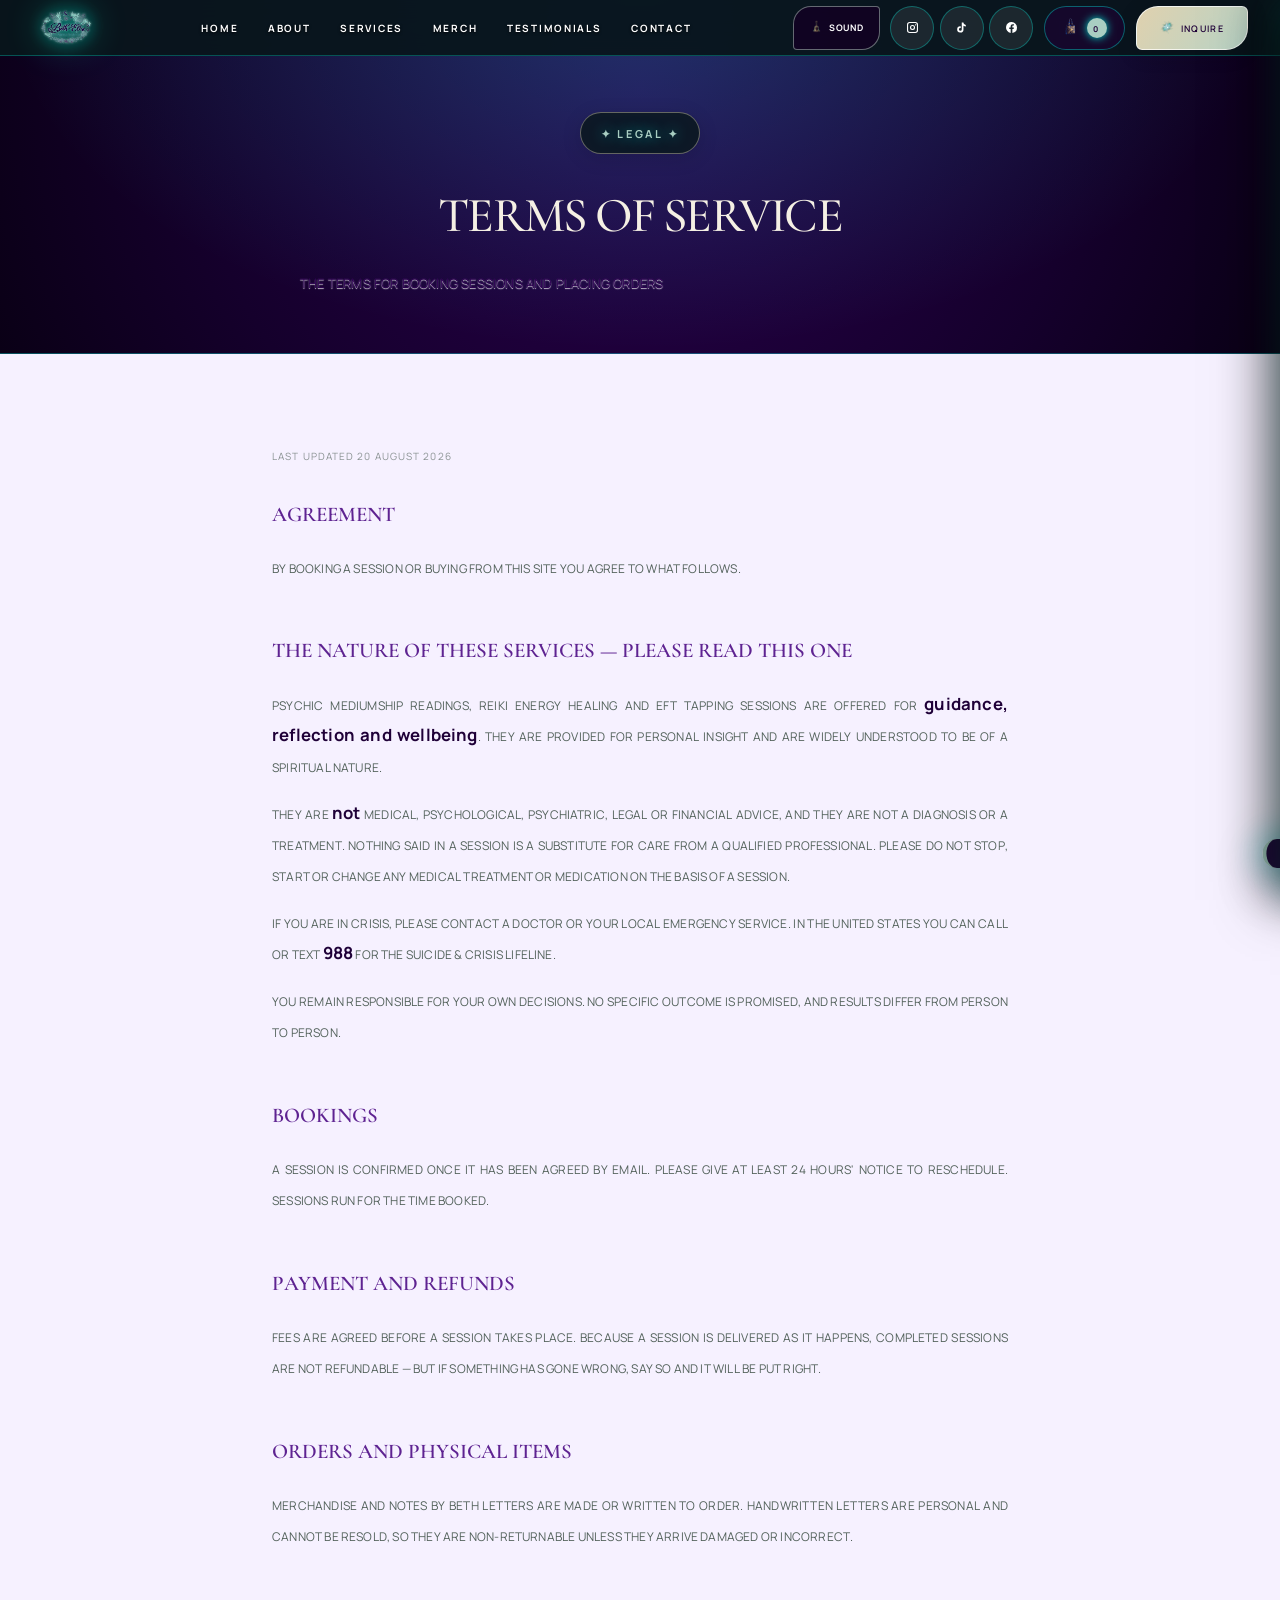
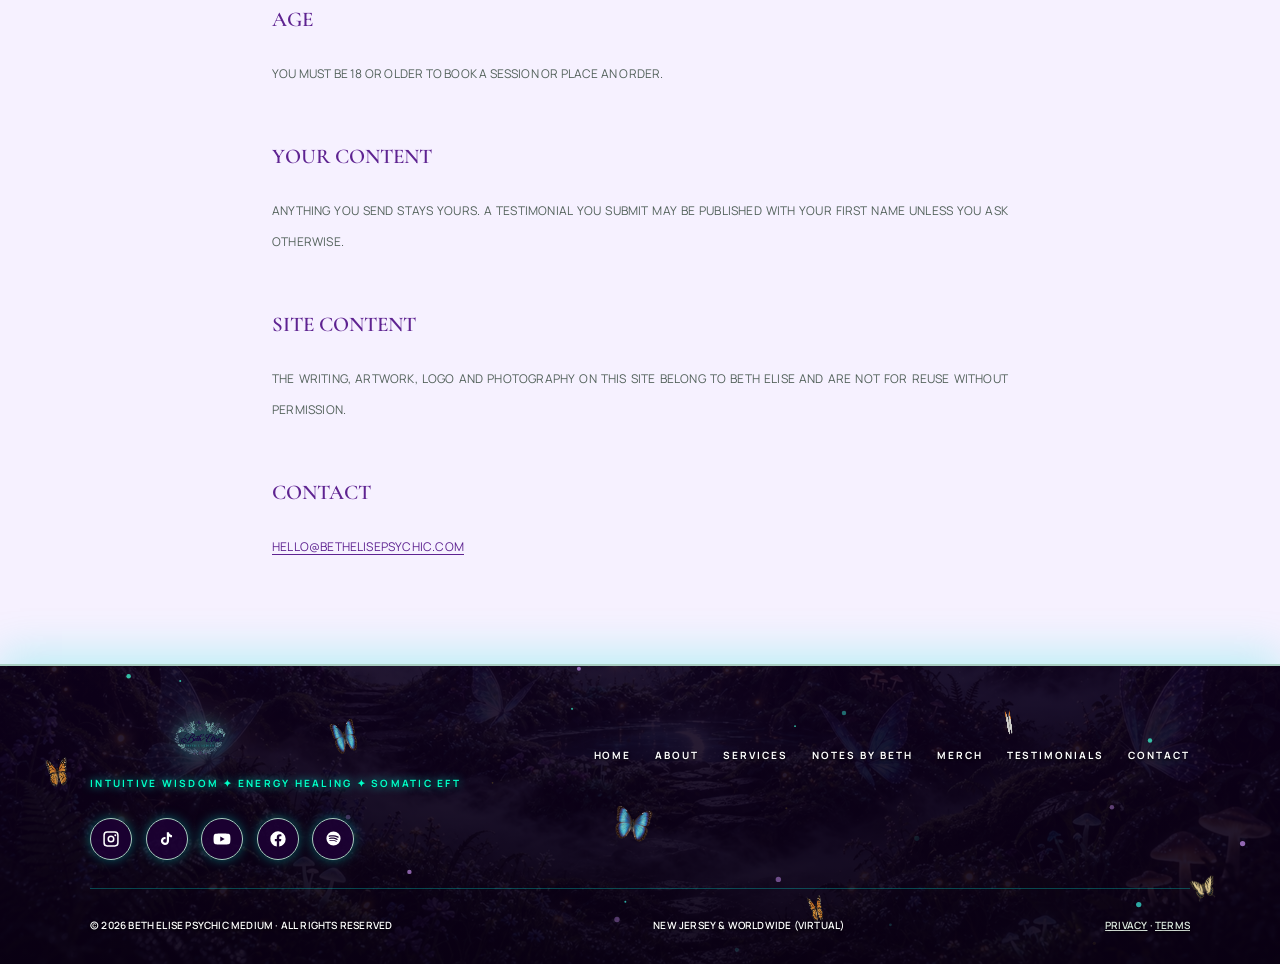
<file: pages/terms.html>
<!DOCTYPE html>
<html lang="en">
<head>
  <script>document.documentElement.classList.add('js');</script>  <!-- reveal-on-scroll is opt-in; without JS nothing is hidden -->
  <meta charset="UTF-8" />
  <meta name="viewport" content="width=device-width, initial-scale=1.0" />
  <meta name="description" content="Terms for booking sessions and ordering from Beth Elise Psychic Medium, including the nature and limits of the services offered." />
  <title>Terms of Service | Beth Elise Psychic Medium</title>
  <!-- Self-hosted type; see tools/build_fonts.py -->
  <link rel="preload" href="../fonts/manrope-400.woff2" as="font" type="font/woff2" crossorigin>
  <link rel="preload" href="../fonts/cormorant-garamond-500.woff2" as="font" type="font/woff2" crossorigin>
  <link rel="stylesheet" href="../css/fonts.css">
  <link rel="stylesheet" href="../css/style.css" />
<style>
    .bio-section {
      max-width: 880px;
      margin: 0 auto;
      padding: 3rem 0;
    }
    .bio-section p {
      font-family: var(--font-body);
      font-size: 1.08rem;
      color: var(--soft-text);
      line-height: 2;
      margin-bottom: 1.75rem;
    }
    .bio-section h3 {
      font-family: var(--font-script);
      font-size: 2.6rem;
      color: var(--indigo-deep);
      margin: 2.5rem 0 1rem;
    }
    .about-full__grid {
      display: grid;
      grid-template-columns: 1.2fr 1fr;
      gap: 4rem;
      align-items: start;
      max-width: 1100px;
      margin: 0 auto;
      padding: 4rem 2rem;
    }
    .quote-block {
      background: linear-gradient(135deg, rgba(255, 255, 255, 0.95) 0%, rgba(240, 230, 255, 0.98) 100%);
      border-radius: 30px 8px 30px 8px; /* Artsy Shape */
      padding: 2.75rem 2.5rem;
      margin: 3.5rem 0;
      border: 1.5px solid rgba(0, 229, 212, 0.35);
      border-left: 6px solid var(--tiffany);
      box-shadow: 0 15px 40px rgba(31, 0, 56, 0.15), 0 0 25px rgba(0, 229, 212, 0.12);
    }
    .quote-block blockquote {
      font-family: var(--font-script);
      font-size: 2.2rem;
      color: var(--indigo-deep);
      line-height: 1.35;
    }
    .quote-block cite {
      display: block;
      margin-top: 1.25rem;
      font-family: var(--font-body);
      font-size: 0.92rem;
      font-weight: 800;
      letter-spacing: 0.08em;
      font-style: normal;
      color: var(--tiffany-deep);
    }
    .sticky-cta {
      position: sticky;
      top: calc(var(--nav-height) + 1.5rem);
    }
    .cta-card {
      background: linear-gradient(145deg, rgba(255, 255, 255, 0.96) 0%, rgba(244, 235, 255, 0.98) 100%);
      border-radius: 36px 12px 36px 12px; /* Artsy Sacred Geometry Shape */
      padding: 2.25rem 2rem;
      box-shadow: 0 20px 60px rgba(31, 0, 56, 0.25), 0 0 35px rgba(0, 229, 212, 0.2);
      border: 2px solid rgba(0, 229, 212, 0.45);
      text-align: center;
      transition: all 0.35s cubic-bezier(0.16, 1, 0.3, 1);
    }
    .cta-card:hover {
      border-radius: 12px 36px 12px 36px;
      border-color: #00FFC8;
      transform: translateY(-4px);
      box-shadow: 0 25px 70px rgba(31, 0, 56, 0.35), 0 0 45px rgba(0, 229, 212, 0.35);
    }
    .cta-card img {
      width: 100%;
      border-radius: 24px 8px 24px 8px;
      margin-bottom: 1.5rem;
      border: 1.5px solid rgba(0, 229, 212, 0.3);
    }
    .cta-card h3 {
      font-family: var(--font-script);
      font-size: 2.4rem;
      color: var(--indigo-deep);
      margin-bottom: 0.5rem;
    }
    .cta-card p {
      font-family: var(--font-body);
      color: var(--soft-text);
      font-size: 0.95rem;
      margin-bottom: 1.5rem;
    }
    @media (max-width: 768px) {
      .about-full__grid {
        grid-template-columns: 1fr;
        padding: 2rem 1.5rem;
      }
      .sticky-cta { position: static; }
    }
  </style>
  <!-- ===== META: generated by tools/build_meta.py — do not edit ===== -->
  <link rel="canonical" href="https://jotsmedia.github.io/beth-elise-site/pages/terms.html" />
  <meta property="og:site_name" content="Beth Elise Psychic Medium" />
  <meta property="og:type" content="website" />
  <meta property="og:locale" content="en_US" />
  <meta property="og:url" content="https://jotsmedia.github.io/beth-elise-site/pages/terms.html" />
  <meta property="og:title" content="Terms of Service | Beth Elise Psychic Medium" />
  <meta property="og:description" content="Terms for booking sessions and ordering, including the nature and limits of the services offered." />
  <meta property="og:image" content="https://jotsmedia.github.io/beth-elise-site/images/og-card.jpg" />
  <meta property="og:image:width" content="1200" />
  <meta property="og:image:height" content="630" />
  <meta property="og:image:alt" content="The Beth Elise Psychic Medium wordmark over a moonlit enchanted forest" />
  <meta name="twitter:card" content="summary_large_image" />
  <meta name="twitter:title" content="Terms of Service | Beth Elise Psychic Medium" />
  <meta name="twitter:description" content="Terms for booking sessions and ordering, including the nature and limits of the services offered." />
  <meta name="twitter:image" content="https://jotsmedia.github.io/beth-elise-site/images/og-card.jpg" />
  <link rel="icon" href="../images/favicon-32.png?v=5b" sizes="32x32" type="image/png" />
  <link rel="icon" href="../images/favicon-192.png?v=5b" sizes="192x192" type="image/png" />
  <link rel="apple-touch-icon" href="../images/favicon-180.png?v=5b" />
  <link rel="manifest" href="../site.webmanifest" />
  <!-- ===== END META ===== -->
  <link rel="stylesheet" href="../css/cinematic-fonts.css?v=1" />
  <link rel="stylesheet" href="../css/cinematic.css?v=final-v6" />
  <link rel="stylesheet" href="../css/delivery.css?v=6" />
  <script src="../js/render-budget.js?v=6"></script>
  <script src="../js/realistic-eye.js?v=6"></script>
</head>
<body>
  <a class="skip-link" href="#main-content">Skip to main content</a>

  <div class="fairy-canvas" aria-hidden="true"></div>

  <!-- NAV -->
  <nav class="nav" role="navigation">
    <div class="nav__logo">
      <a href="../index.html">
        <img srcset="../images/display/logo-192.webp 192w, ../images/display/logo-480.webp 480w, ../images/display/logo-960.webp 960w, ../images/display/logo-1440.webp 1440w, ../images/logo.webp?v=5d 4096w" sizes="(max-width: 768px) 50px, 68px" src="../images/logo.webp?v=5d" onerror="this.onerror=null;this.removeAttribute('srcset');this.src='../images/logo.png?v=5d'" alt="Beth Elise Psychic Medium"  fetchpriority="high" decoding="async" width="640" height="429">
      </a>
    </div>
    <div class="nav__links">
      <a href="../index.html">Home</a>
      <a href="about.html" style="color:var(--tiffany-deep);">About</a>
      <a href="services.html">Services</a>
      <a href="merch.html">Merch</a>
      <a href="testimonials.html">Testimonials</a>
      <a href="contact.html">Contact</a>
    </div>
    <div class="nav__cta">
      <button type="button" class="nav__sound-btn" id="open-sound-modal-btn" aria-label="Select Solfeggio Chime Frequency" title="Select Celestial Chime Frequency">
        <span><span class="pico pico--bell" aria-hidden="true"></span></span> <span id="nav-sound-freq-label">Sound</span>
      </button>
      <div class="nav__socials">
        <a href="https://instagram.com" target="_blank" rel="noopener noreferrer" class="nav__social-link" aria-label="Instagram"><span class="sico sico--instagram" aria-hidden="true"></span></a>
        <a href="https://tiktok.com" target="_blank" rel="noopener noreferrer" class="nav__social-link" aria-label="TikTok"><span class="sico sico--tiktok" aria-hidden="true"></span></a>
        <a href="https://facebook.com" target="_blank" rel="noopener noreferrer" class="nav__social-link" aria-label="Facebook"><span class="sico sico--facebook" aria-hidden="true"></span></a>
      </div>
      <button type="button" class="cart-toggle-btn" aria-label="Open sacred shopping bag">
        <span><span class="pico pico--bag" aria-hidden="true"></span></span> <span class="cart-badge">0</span>
      </button>
      <a href="contact.html" class="btn-inquire">
        <span><span class="pico pico--sparkle" aria-hidden="true"></span></span> Inquire
      </a>
    </div>
    <button class="nav__hamburger" aria-label="Toggle menu">
      <span></span><span></span><span></span>
    </button>
  </nav>

  <div class="nav__mobile">
    <a href="../index.html">Home</a>
    <a href="about.html">About</a>
    <a href="services.html">Services</a>
    <a href="merch.html">Merch</a>
    <a href="testimonials.html">Testimonials</a>
    <a href="contact.html">Contact</a>
    <button type="button" class="nav__sound-btn" id="open-sound-modal-mobile-btn" style="width:100%; justify-content:center;" aria-label="Select Solfeggio Chime Frequency">
      <span><span class="pico pico--bell" aria-hidden="true"></span></span> Celestial Chimes (<span id="nav-sound-freq-mobile-label">Off</span>)
    </button>
    <div style="display:flex; justify-content:center; gap:0.75rem; padding:0.5rem 0;">
      <a href="https://instagram.com" target="_blank" rel="noopener noreferrer" class="nav__social-link" aria-label="Instagram"><span class="sico sico--instagram" aria-hidden="true"></span></a>
      <a href="https://tiktok.com" target="_blank" rel="noopener noreferrer" class="nav__social-link" aria-label="TikTok"><span class="sico sico--tiktok" aria-hidden="true"></span></a>
      <a href="https://youtube.com" target="_blank" rel="noopener noreferrer" class="nav__social-link" aria-label="YouTube"><span class="sico sico--youtube" aria-hidden="true"></span></a>
      <a href="https://facebook.com" target="_blank" rel="noopener noreferrer" class="nav__social-link" aria-label="Facebook"><span class="sico sico--facebook" aria-hidden="true"></span></a>
    </div>
    <button type="button" class="cart-toggle-btn" style="width:100%; justify-content:center;" aria-label="Open sacred shopping bag">
      <span><span class="pico pico--bag" aria-hidden="true"></span></span> View Sacred Cart (<span class="cart-badge">0</span>)
    </button>
    <a href="contact.html" class="btn-inquire">✦ Inquire Now</a>
  </div>

  <!-- PAGE HERO -->
  <main id="main-content">
    <div class="page-hero">
      <div class="page-hero__content">
        <span class="section__eyebrow">✦ Legal ✦</span>
        <h1 class="section__title">Terms of Service</h1>
        <p class="section__desc">The terms for booking sessions and placing orders</p>
      </div>
    </div>
    <section class="section legal-section">
      <div class="container legal-body">
        <p class="legal-updated">Last updated 20 August 2026</p>

        <h2>Agreement</h2>
        <p>By booking a session or buying from this site you agree to what follows.</p>

        <h2>The nature of these services — please read this one</h2>
        <p>Psychic mediumship readings, Reiki energy healing and EFT Tapping sessions
        are offered for <strong>guidance, reflection and wellbeing</strong>. They are
        provided for personal insight and are widely understood to be of a spiritual
        nature.</p>
        <p>They are <strong>not</strong> medical, psychological, psychiatric, legal or
        financial advice, and they are not a diagnosis or a treatment. Nothing said in
        a session is a substitute for care from a qualified professional. Please do not
        stop, start or change any medical treatment or medication on the basis of a
        session.</p>
        <p>If you are in crisis, please contact a doctor or your local emergency
        service. In the United States you can call or text <strong>988</strong> for the
        Suicide &amp; Crisis Lifeline.</p>
        <p>You remain responsible for your own decisions. No specific outcome is
        promised, and results differ from person to person.</p>

        <h2>Bookings</h2>
        <p>A session is confirmed once it has been agreed by email. Please give at
        least 24 hours' notice to reschedule. Sessions run for the time booked.</p>

        <h2>Payment and refunds</h2>
        <p>Fees are agreed before a session takes place. Because a session is delivered
        as it happens, completed sessions are not refundable — but if something has
        gone wrong, say so and it will be put right.</p>

        <h2>Orders and physical items</h2>
        <p>Merchandise and Notes by Beth letters are made or written to order.
        Handwritten letters are personal and cannot be resold, so they are
        non-returnable unless they arrive damaged or incorrect.</p>

        <h2>Age</h2>
        <p>You must be 18 or older to book a session or place an order.</p>

        <h2>Your content</h2>
        <p>Anything you send stays yours. A testimonial you submit may be published
        with your first name unless you ask otherwise.</p>

        <h2>Site content</h2>
        <p>The writing, artwork, logo and photography on this site belong to Beth Elise
        and are not for reuse without permission.</p>

        <h2>Contact</h2>
        <p><a href="mailto:hello@bethelisepsychic.com">hello@bethelisepsychic.com</a></p>
      </div>
    </section>
  </main>

  <footer class="footer" role="contentinfo">
    <canvas id="footer-celestial-canvas" aria-hidden="true"></canvas>
    <div class="container">
      <div class="footer__content-row">
        <div class="footer__brand-block">
          <img srcset="../images/display/logo-192.webp 192w, ../images/display/logo-480.webp 480w, ../images/display/logo-960.webp 960w, ../images/display/logo-1440.webp 1440w, ../images/logo.webp?v=5d 4096w" sizes="220px" src="../images/logo.webp?v=5d" onerror="this.onerror=null;this.removeAttribute('srcset');this.src='../images/logo.png?v=5d'" alt="Beth Elise Psychic Medium" class="footer__logo"  loading="lazy" decoding="async" width="640" height="429">
          <div class="footer__slogan">Intuitive Wisdom ✦ Energy Healing ✦ Somatic EFT</div>
        </div>

        <nav class="footer__nav-strip" aria-label="Footer Navigation">
          <a href="../index.html">Home</a>
          <a href="about.html">About</a>
          <a href="services.html">Services</a>
          <a href="notes-by-beth.html">Notes by Beth</a>
          <a href="merch.html">Merch</a>
          <a href="testimonials.html">Testimonials</a>
          <a href="contact.html">Contact</a>
        </nav>

        <div class="footer__social-row" aria-label="Social Media Links">
          <a href="https://instagram.com" target="_blank" rel="noopener noreferrer" class="footer__social-btn" aria-label="Instagram">
            <span class="sico sico--instagram" aria-hidden="true"></span>
          </a>
          <a href="https://tiktok.com" target="_blank" rel="noopener noreferrer" class="footer__social-btn" aria-label="TikTok">
            <span class="sico sico--tiktok" aria-hidden="true"></span>
          </a>
          <a href="https://youtube.com" target="_blank" rel="noopener noreferrer" class="footer__social-btn" aria-label="YouTube">
            <span class="sico sico--youtube" aria-hidden="true"></span>
          </a>
          <a href="https://facebook.com" target="_blank" rel="noopener noreferrer" class="footer__social-btn" aria-label="Facebook">
            <span class="sico sico--facebook" aria-hidden="true"></span>
          </a>
          <a href="https://spotify.com" target="_blank" rel="noopener noreferrer" class="footer__social-btn" aria-label="Spotify Podcast">
            <span class="sico sico--spotify" aria-hidden="true"></span>
          </a>
        </div>
      </div>

      <div class="footer__bottom-bar">
        <span>&copy; 2026 Beth Elise Psychic Medium · All Rights Reserved</span>
        <span>New Jersey & Worldwide (Virtual)</span>
        <div class="footer__legal">
          <a href="privacy.html">Privacy</a> · <a href="terms.html">Terms</a>
        </div>
      </div>
    </div>
  </footer>

  <div class="toast" role="alert" aria-live="polite"></div>
  <!-- ✦ SACRED CART DRAWER ✦ -->
  <div id="cart-drawer-overlay" class="cart-drawer-overlay" aria-hidden="true"></div>
  <aside id="cart-drawer" class="cart-drawer" role="dialog" aria-label="Shopping Bag">
    <div class="cart-drawer__header">
      <h3 class="cart-drawer__title">Sacred Bag</h3>
      <button type="button" id="cart-close-btn" class="cart-drawer__close" aria-label="Close cart">&times;</button>
    </div>
    <div id="cart-drawer-items" class="cart-drawer__items"></div>
    <div class="cart-drawer__footer">
      <div class="cart-subtotal">
        <span>Subtotal</span>
        <span id="cart-subtotal-val" class="cart-subtotal-price">$0.00</span>
      </div>
      <button type="button" id="cart-checkout-btn" class="cart-checkout-btn">
        <span><span class="pico pico--sparkle" aria-hidden="true"></span></span> Proceed to Secure Checkout
      </button>
    </div>
  </aside>

  <!-- ✦ CELESTIAL SOLFEGGIO SOUND FREQUENCY POPUP MODAL ✦ -->
  <div id="sound-modal" class="modal-overlay" aria-hidden="true" role="dialog" aria-label="Celestial Sound Frequency Selector">
    <div class="modal-card sound-modal-card">
      <button type="button" class="modal-close" id="close-sound-modal-btn" aria-label="Close sound selector">&times;</button>
      <div class="modal-header">
        <span class="section__eyebrow">✦ Sacred Sound Bath ✦</span>
        <h3 class="modal-title">Celestial Chime Frequencies</h3>
        <p class="modal-desc">Select your resonant Solfeggio frequency. Every tap and click across the website will chime with this harmonic tone.</p>
      </div>

      <div class="sound-modal-freq-grid" id="sound-modal-grid">
        <div class="sound-modal-freq-card active" data-freq="528">
          <span class="sound-freq-hz">528 Hz</span>
          <span class="sound-freq-title">Miracle & DNA</span>
          <span class="sound-freq-desc">Transformation & inner light</span>
        </div>
        <div class="sound-modal-freq-card" data-freq="432">
          <span class="sound-freq-hz">432 Hz</span>
          <span class="sound-freq-title">Universal Peace</span>
          <span class="sound-freq-desc">Deep calm & natural harmony</span>
        </div>
        <div class="sound-modal-freq-card" data-freq="639">
          <span class="sound-freq-hz">639 Hz</span>
          <span class="sound-freq-title">Heart Harmony</span>
          <span class="sound-freq-desc">Love, empathy & connection</span>
        </div>
        <div class="sound-modal-freq-card" data-freq="741">
          <span class="sound-freq-hz">741 Hz</span>
          <span class="sound-freq-title">Intuitive Awakening</span>
          <span class="sound-freq-desc">Clarity & psychic vision</span>
        </div>
        <div class="sound-modal-freq-card" data-freq="852">
          <span class="sound-freq-hz">852 Hz</span>
          <span class="sound-freq-title">Third Eye Portal</span>
          <span class="sound-freq-desc">Spiritual truth & high order</span>
        </div>
        <div class="sound-modal-freq-card" data-freq="963">
          <span class="sound-freq-hz">963 Hz</span>
          <span class="sound-freq-title">Crown of Divine Light</span>
          <span class="sound-freq-desc">Pure oneness & spirit state</span>
        </div>
      </div>

      <div class="sound-modal-actions">
        <button type="button" class="btn-secondary" id="toggle-sound-mute-btn">
          <span id="sound-mute-icon"><span class="pico pico--bell-off" aria-hidden="true"></span></span> <span id="sound-mute-text">Chimes Off (Click to Enable)</span>
        </button>
        <button type="button" class="btn-primary" id="test-sound-chime-btn">
          <span><span class="pico pico--sparkle" aria-hidden="true"></span></span> Test Chime
        </button>
      </div>
    </div>
  </div>

  <!-- ✦ SECURE ORDER CHECKOUT MODAL ✦ -->
  <div id="checkout-modal" class="modal-overlay" aria-hidden="true" role="dialog" aria-label="Secure Sacred Checkout">
    <div class="modal-card checkout-modal-card" style="max-width: 680px; max-height: 90vh; overflow-y: auto;">
      <button type="button" class="modal-close" id="close-checkout-modal-btn" aria-label="Close checkout">&times;</button>
      <div class="modal-header" style="text-align: center; margin-bottom: 1.5rem;">
        <span class="section__eyebrow">✦ Secure Sacred Portal ✦</span>
        <h3 class="modal-title">Complete Your Sacred Order</h3>
        <p class="modal-desc">Enter your shipping and billing details to finalize your offering.</p>
      </div>

      <!-- Order Summary Strip -->
      <div id="checkout-summary-box" style="background: rgba(31, 0, 56, 0.7); border: 1.5px solid rgba(0, 229, 212, 0.35); border-radius: var(--radius-md); padding: 1rem 1.25rem; margin-bottom: 1.5rem;">
        <div style="display: flex; justify-content: space-between; align-items: center; font-weight: 700; color: #FFFFFF; font-size: 0.95rem;">
          <span>Order Total:</span>
          <span id="checkout-total-price" style="font-family: var(--font-serif); font-size: 1.4rem; color: var(--gold);">$0.00</span>
        </div>
      </div>

      <form id="checkout-order-form" novalidate>
        <!-- Contact Information -->
        <div class="form__row">
          <div class="form-group">
            <label for="checkout-name" style="color: var(--tiffany-pale);">Full Name *</label>
            <input type="text" id="checkout-name" required placeholder="Your full name" />
          </div>
          <div class="form-group">
            <label for="checkout-email" style="color: var(--tiffany-pale);">Email Address *</label>
            <input type="email" id="checkout-email" required placeholder="name@example.com" />
          </div>
        </div>

        <div class="form-group">
          <label for="checkout-phone" style="color: var(--tiffany-pale);">Phone Number (Optional)</label>
          <input type="tel" id="checkout-phone" placeholder="(555) 000-0000" />
        </div>

        <!-- ✦ SHIPPING ADDRESS (Distinct fields) ✦ -->
        <div style="margin: 1.5rem 0 0.5rem; padding-bottom: 0.4rem; border-bottom: 1px solid rgba(0, 229, 212, 0.25);">
          <h4 style="font-family: var(--font-sans); font-variant: all-small-caps; font-size: 0.92rem; font-weight: 800; letter-spacing: 0.14em; color: var(--tiffany-pale);">✦ Shipping Address</h4>
        </div>

        <div class="form__row-street">
          <div class="form-group">
            <label for="checkout-street" style="color: var(--tiffany-pale);">Street Address *</label>
            <input type="text" id="checkout-street" required placeholder="123 Glade Avenue" />
          </div>
          <div class="form-group">
            <label for="checkout-apt" style="color: var(--tiffany-pale);">Apt / Suite / Unit</label>
            <input type="text" id="checkout-apt" placeholder="Suite 200" />
          </div>
        </div>

        <div class="form__row-3">
          <div class="form-group">
            <label for="checkout-town" style="color: var(--tiffany-pale);">Town / City *</label>
            <input type="text" id="checkout-town" required placeholder="Town or City" />
          </div>
          <div class="form-group">
            <label for="checkout-state" style="color: var(--tiffany-pale);">State *</label>
            <select id="checkout-state" required>
              <option value="" disabled selected>State...</option>
              <option value="AL">Alabama (AL)</option>
              <option value="AK">Alaska (AK)</option>
              <option value="AZ">Arizona (AZ)</option>
              <option value="AR">Arkansas (AR)</option>
              <option value="CA">California (CA)</option>
              <option value="CO">Colorado (CO)</option>
              <option value="CT">Connecticut (CT)</option>
              <option value="DE">Delaware (DE)</option>
              <option value="DC">District of Columbia (DC)</option>
              <option value="FL">Florida (FL)</option>
              <option value="GA">Georgia (GA)</option>
              <option value="HI">Hawaii (HI)</option>
              <option value="ID">Idaho (ID)</option>
              <option value="IL">Illinois (IL)</option>
              <option value="IN">Indiana (IN)</option>
              <option value="IA">Iowa (IA)</option>
              <option value="KS">Kansas (KS)</option>
              <option value="KY">Kentucky (KY)</option>
              <option value="LA">Louisiana (LA)</option>
              <option value="ME">Maine (ME)</option>
              <option value="MD">Maryland (MD)</option>
              <option value="MA">Massachusetts (MA)</option>
              <option value="MI">Michigan (MI)</option>
              <option value="MN">Minnesota (MN)</option>
              <option value="MS">Mississippi (MS)</option>
              <option value="MO">Missouri (MO)</option>
              <option value="MT">Montana (MT)</option>
              <option value="NE">Nebraska (NE)</option>
              <option value="NV">Nevada (NV)</option>
              <option value="NH">New Hampshire (NH)</option>
              <option value="NJ" selected>New Jersey (NJ)</option>
              <option value="NM">New Mexico (NM)</option>
              <option value="NY">New York (NY)</option>
              <option value="NC">North Carolina (NC)</option>
              <option value="ND">North Dakota (ND)</option>
              <option value="OH">Ohio (OH)</option>
              <option value="OK">Oklahoma (OK)</option>
              <option value="OR">Oregon (OR)</option>
              <option value="PA">Pennsylvania (PA)</option>
              <option value="RI">Rhode Island (RI)</option>
              <option value="SC">South Carolina (SC)</option>
              <option value="SD">South Dakota (SD)</option>
              <option value="TN">Tennessee (TN)</option>
              <option value="TX">Texas (TX)</option>
              <option value="UT">Utah (UT)</option>
              <option value="VT">Vermont (VT)</option>
              <option value="VA">Virginia (VA)</option>
              <option value="WA">Washington (WA)</option>
              <option value="WV">West Virginia (WV)</option>
              <option value="WI">Wisconsin (WI)</option>
              <option value="WY">Wyoming (WY)</option>
            </select>
          </div>
          <div class="form-group">
            <label for="checkout-zip" style="color: var(--tiffany-pale);">Zip Code *</label>
            <input type="text" id="checkout-zip" required placeholder="07011" maxlength="10" />
          </div>
        </div>

        <!-- ✦ BILLING ADDRESS SAME-AS-SHIPPING TOGGLE ✦ -->
        <div class="billing-toggle-wrap">
          <label class="billing-toggle-label" for="checkout-same-billing">
            <input type="checkbox" id="checkout-same-billing" class="billing-toggle-checkbox" checked />
            <span>Billing address is the same as shipping address</span>
          </label>
        </div>

        <!-- ✦ SEPARATE BILLING ADDRESS FIELDS (Collapsible) ✦ -->
        <div id="checkout-billing-box" class="billing-fields-box" style="display: none;">
          <div class="billing-fields-title">✦ Billing Address</div>
          <div class="form-group" style="margin-bottom: 1rem;">
            <label for="checkout-billing-name" style="color: var(--tiffany-pale);">Billing Full Name *</label>
            <input type="text" id="checkout-billing-name" placeholder="Full name on card" />
          </div>
          <div class="form__row-street">
            <div class="form-group">
              <label for="checkout-billing-street" style="color: var(--tiffany-pale);">Billing Street Address *</label>
              <input type="text" id="checkout-billing-street" placeholder="Street Address" />
            </div>
            <div class="form-group">
              <label for="checkout-billing-apt" style="color: var(--tiffany-pale);">Apt / Suite</label>
              <input type="text" id="checkout-billing-apt" placeholder="Apt / Suite" />
            </div>
          </div>
          <div class="form__row-3">
            <div class="form-group">
              <label for="checkout-billing-town" style="color: var(--tiffany-pale);">Town / City *</label>
              <input type="text" id="checkout-billing-town" placeholder="Town / City" />
            </div>
            <div class="form-group">
              <label for="checkout-billing-state" style="color: var(--tiffany-pale);">State *</label>
              <select id="checkout-billing-state">
                <option value="" disabled selected>State...</option>
                <option value="AL">Alabama (AL)</option>
                <option value="AK">Alaska (AK)</option>
                <option value="AZ">Arizona (AZ)</option>
                <option value="AR">Arkansas (AR)</option>
                <option value="CA">California (CA)</option>
                <option value="CO">Colorado (CO)</option>
                <option value="CT">Connecticut (CT)</option>
                <option value="DE">Delaware (DE)</option>
                <option value="DC">District of Columbia (DC)</option>
                <option value="FL">Florida (FL)</option>
                <option value="GA">Georgia (GA)</option>
                <option value="HI">Hawaii (HI)</option>
                <option value="ID">Idaho (ID)</option>
                <option value="IL">Illinois (IL)</option>
                <option value="IN">Indiana (IN)</option>
                <option value="IA">Iowa (IA)</option>
                <option value="KS">Kansas (KS)</option>
                <option value="KY">Kentucky (KY)</option>
                <option value="LA">Louisiana (LA)</option>
                <option value="ME">Maine (ME)</option>
                <option value="MD">Maryland (MD)</option>
                <option value="MA">Massachusetts (MA)</option>
                <option value="MI">Michigan (MI)</option>
                <option value="MN">Minnesota (MN)</option>
                <option value="MS">Mississippi (MS)</option>
                <option value="MO">Missouri (MO)</option>
                <option value="MT">Montana (MT)</option>
                <option value="NE">Nebraska (NE)</option>
                <option value="NV">Nevada (NV)</option>
                <option value="NH">New Hampshire (NH)</option>
                <option value="NJ" selected>New Jersey (NJ)</option>
                <option value="NM">New Mexico (NM)</option>
                <option value="NY">New York (NY)</option>
                <option value="NC">North Carolina (NC)</option>
                <option value="ND">North Dakota (ND)</option>
                <option value="OH">Ohio (OH)</option>
                <option value="OK">Oklahoma (OK)</option>
                <option value="OR">Oregon (OR)</option>
                <option value="PA">Pennsylvania (PA)</option>
                <option value="RI">Rhode Island (RI)</option>
                <option value="SC">South Carolina (SC)</option>
                <option value="SD">South Dakota (SD)</option>
                <option value="TN">Tennessee (TN)</option>
                <option value="TX">Texas (TX)</option>
                <option value="UT">Utah (UT)</option>
                <option value="VT">Vermont (VT)</option>
                <option value="VA">Virginia (VA)</option>
                <option value="WA">Washington (WA)</option>
                <option value="WV">West Virginia (WV)</option>
                <option value="WI">Wisconsin (WI)</option>
                <option value="WY">Wyoming (WY)</option>
              </select>
            </div>
            <div class="form-group">
              <label for="checkout-billing-zip" style="color: var(--tiffany-pale);">Zip Code *</label>
              <input type="text" id="checkout-billing-zip" placeholder="Zip Code" maxlength="10" />
            </div>
          </div>
        </div>

        <button type="submit" class="form__submit" style="margin-top: 1rem; width: 100%;">
          <span class="pico pico--sparkle" aria-hidden="true"></span> Complete & Confirm Sacred Order
        </button>
      </form>
    </div>
  </div>

  <script src="../js/main.js?v=6"></script>
</body>
</html>
</file>
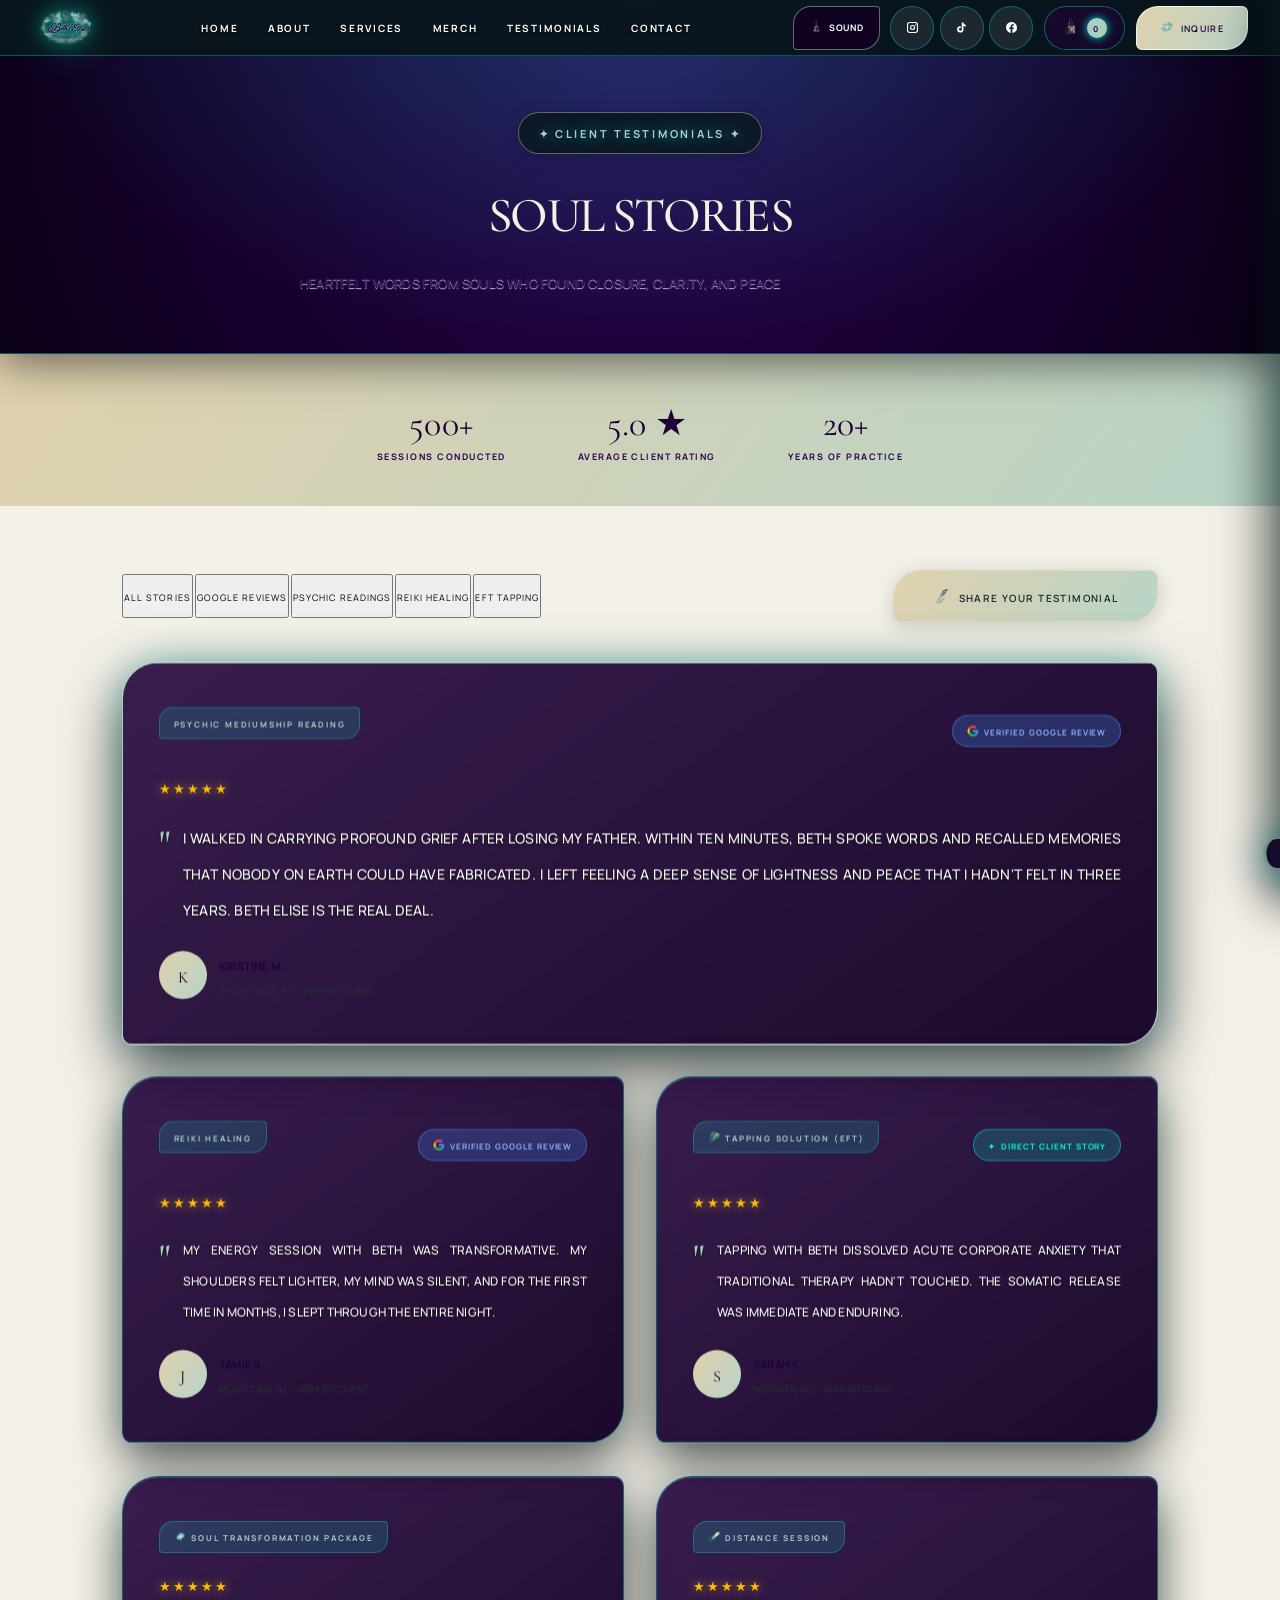
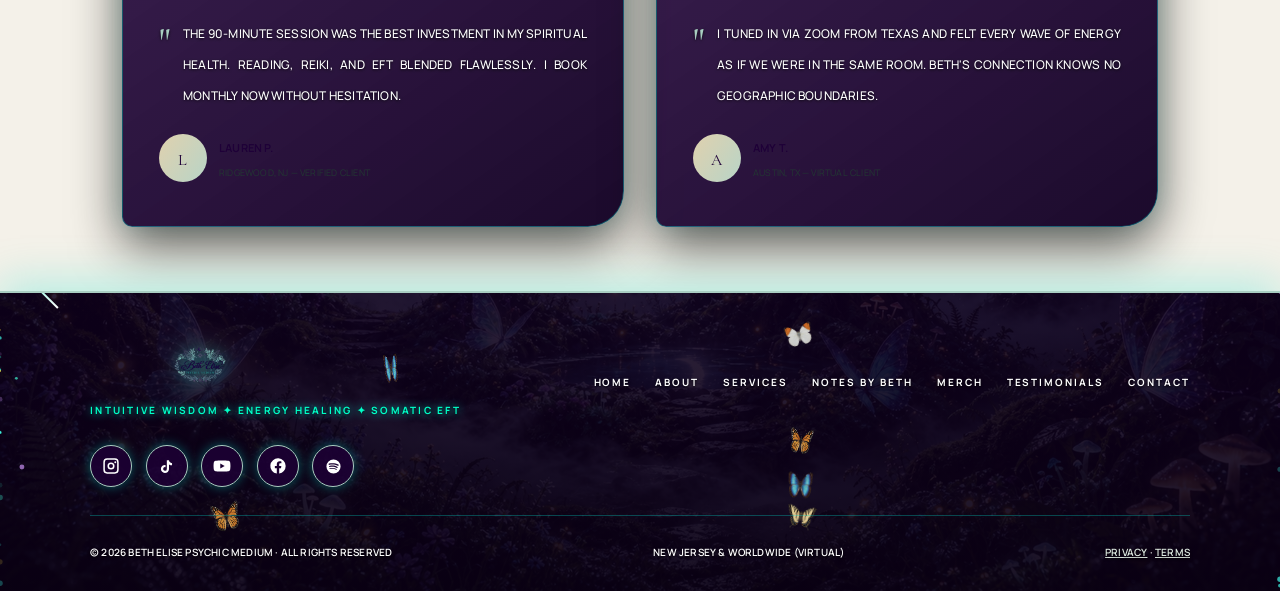
<file: pages/testimonials.html>
<!DOCTYPE html>
<html lang="en">
<head>
  <script>document.documentElement.classList.add('js');</script>  <!-- reveal-on-scroll is opt-in; without JS nothing is hidden -->
  <meta charset="UTF-8" />
  <meta name="viewport" content="width=device-width, initial-scale=1.0" />
  <meta name="description" content="Verified client testimonials & reviews for Beth Elise — psychic readings, Reiki healing, and EFT tapping." />
  <title>Testimonials & Reviews | Beth Elise Psychic Medium</title>
  <!-- Self-hosted type; see tools/build_fonts.py -->
  <link rel="preload" href="../fonts/manrope-400.woff2" as="font" type="font/woff2" crossorigin>
  <link rel="preload" href="../fonts/cormorant-garamond-500.woff2" as="font" type="font/woff2" crossorigin>
  <link rel="stylesheet" href="../css/fonts.css">
  <link rel="stylesheet" href="../css/style.css" />
<style>
    .testimonials-page {
      max-width: 1100px;
      margin: 0 auto;
      padding: 4rem 2rem;
    }
    .testimonials-page-grid {
      display: grid;
      grid-template-columns: repeat(2, 1fr);
      gap: 2rem;
    }
    .testimonial-page-card {
      background: linear-gradient(145deg, rgba(31, 0, 56, 0.88) 0%, rgba(18, 0, 36, 0.96) 100%);
      border-radius: 36px 10px 36px 10px; /* Artsy Sacred Shape */
      padding: 2.75rem 2.25rem;
      box-shadow: 0 18px 50px rgba(0, 0, 0, 0.65), 0 0 25px rgba(0, 229, 212, 0.15), inset 0 1px 0 rgba(255, 255, 255, 0.15);
      border: 1.5px solid rgba(0, 229, 212, 0.35);
      transition: all 0.4s cubic-bezier(0.16, 1, 0.3, 1);
    }
    .testimonial-page-card:hover {
      border-radius: 10px 36px 10px 36px;
      border-color: #00FFC8;
      transform: translateY(-6px);
      box-shadow: 0 28px 70px rgba(0, 0, 0, 0.85), 0 0 50px rgba(0, 229, 212, 0.55);
    }
    .testimonial-page-card.featured {
      grid-column: span 2;
      border-color: var(--tiffany);
      box-shadow: 0 20px 60px rgba(0, 0, 0, 0.75), 0 0 35px rgba(0, 229, 212, 0.35);
    }
    .testimonial-page-card__service {
      display: inline-block;
      font-size: 0.75rem;
      font-weight: 900;
      letter-spacing: 0.15em;
      text-transform: uppercase;
      color: var(--tiffany);
      background: rgba(0, 229, 212, 0.15);
      border: 1px solid rgba(0, 229, 212, 0.3);
      padding: 0.3rem 0.85rem;
      border-radius: 14px 4px 14px 4px;
      margin-bottom: 1rem;
    }
    .testimonial-page-card__stars {
      color: #FBBC05;
      font-size: 1.15rem;
      letter-spacing: 2px;
      margin-bottom: 1rem;
      text-shadow: 0 0 8px rgba(251, 188, 5, 0.6);
    }
    .testimonial-page-card__quote {
      font-family: var(--font-body);
      font-size: 1.05rem;
      font-weight: 500;
      font-style: normal;
      color: #FFFFFF;
      line-height: 1.85;
      margin-bottom: 1.5rem;
      position: relative;
      padding-left: 1.5rem;
      text-shadow: 0 1px 3px rgba(0, 0, 0, 0.8);
    }
    .featured .testimonial-page-card__quote {
      font-size: 1.22rem;
    }
    .testimonial-page-card__quote::before {
      content: '"';
      position: absolute;
      left: 0; top: -0.5rem;
      font-size: 3.5rem;
      font-family: var(--font-script);
      color: var(--tiffany);
      line-height: 1;
    }
    .testimonial-page-card__author {
      display: flex;
      align-items: center;
      gap: 0.75rem;
    }
    .testimonial-page-card__avatar {
      width: 48px;
      height: 48px;
      border-radius: 50%;
      background: var(--gradient-cta);
      display: flex;
      align-items: center;
      justify-content: center;
      font-family: var(--font-script);
      font-size: 1.4rem;
      color: var(--indigo-deep);
      flex-shrink: 0;
    }
    .testimonial-page-card__name {
      font-family: var(--font-body);
      font-weight: 700;
      color: var(--indigo-deep);
      font-size: 0.98rem;
    }
    .testimonial-page-card__location {
      font-size: 0.82rem;
      color: var(--muted-text);
    }
    @media (max-width: 768px) {
      .testimonials-page-grid { grid-template-columns: 1fr; }
      .testimonial-page-card.featured { grid-column: span 1; }
    }
  </style>
  <!-- ===== META: generated by tools/build_meta.py — do not edit ===== -->
  <link rel="canonical" href="https://jotsmedia.github.io/beth-elise-site/pages/testimonials.html" />
  <meta property="og:site_name" content="Beth Elise Psychic Medium" />
  <meta property="og:type" content="website" />
  <meta property="og:locale" content="en_US" />
  <meta property="og:url" content="https://jotsmedia.github.io/beth-elise-site/pages/testimonials.html" />
  <meta property="og:title" content="Testimonials & Reviews | Beth Elise Psychic Medium" />
  <meta property="og:description" content="What clients say about their readings, healing sessions and soul letters with Beth Elise." />
  <meta property="og:image" content="https://jotsmedia.github.io/beth-elise-site/images/og-card.jpg" />
  <meta property="og:image:width" content="1200" />
  <meta property="og:image:height" content="630" />
  <meta property="og:image:alt" content="The Beth Elise Psychic Medium wordmark over a moonlit enchanted forest" />
  <meta name="twitter:card" content="summary_large_image" />
  <meta name="twitter:title" content="Testimonials & Reviews | Beth Elise Psychic Medium" />
  <meta name="twitter:description" content="What clients say about their readings, healing sessions and soul letters with Beth Elise." />
  <meta name="twitter:image" content="https://jotsmedia.github.io/beth-elise-site/images/og-card.jpg" />
  <link rel="icon" href="../images/favicon-32.png?v=5b" sizes="32x32" type="image/png" />
  <link rel="icon" href="../images/favicon-192.png?v=5b" sizes="192x192" type="image/png" />
  <link rel="apple-touch-icon" href="../images/favicon-180.png?v=5b" />
  <link rel="manifest" href="../site.webmanifest" />
  <!-- ===== END META ===== -->
  <link rel="stylesheet" href="../css/cinematic-fonts.css?v=1" />
  <link rel="stylesheet" href="../css/cinematic.css?v=final-v6" />
  <link rel="stylesheet" href="../css/delivery.css?v=6" />
  <script src="../js/render-budget.js?v=6"></script>
  <script src="../js/realistic-eye.js?v=6"></script>
</head>
<body>
  <a class="skip-link" href="#main-content">Skip to main content</a>

  <div class="fairy-canvas" aria-hidden="true"></div>

  <nav class="nav">
    <div class="nav__logo"><a href="../index.html"><img srcset="../images/display/logo-192.webp 192w, ../images/display/logo-480.webp 480w, ../images/display/logo-960.webp 960w, ../images/display/logo-1440.webp 1440w, ../images/logo.webp?v=5d 4096w" sizes="(max-width: 768px) 50px, 68px" src="../images/logo.webp?v=5d" onerror="this.onerror=null;this.removeAttribute('srcset');this.src='../images/logo.png?v=5d'" alt="Beth Elise"  fetchpriority="high" decoding="async" width="640" height="429"></a></div>
    <div class="nav__links">
      <a href="../index.html">Home</a>
      <a href="about.html">About</a>
      <a href="services.html">Services</a>
      <a href="merch.html">Merch</a>
      <a href="testimonials.html" style="color:var(--tiffany-deep);">Testimonials</a>
      <a href="contact.html">Contact</a>
    </div>
    <div class="nav__cta">
      <button type="button" class="nav__sound-btn" id="open-sound-modal-btn" aria-label="Select Solfeggio Chime Frequency" title="Select Celestial Chime Frequency">
        <span><span class="pico pico--bell" aria-hidden="true"></span></span> <span id="nav-sound-freq-label">Sound</span>
      </button>
      <div class="nav__socials">
        <a href="https://instagram.com" target="_blank" rel="noopener noreferrer" class="nav__social-link" aria-label="Instagram"><span class="sico sico--instagram" aria-hidden="true"></span></a>
        <a href="https://tiktok.com" target="_blank" rel="noopener noreferrer" class="nav__social-link" aria-label="TikTok"><span class="sico sico--tiktok" aria-hidden="true"></span></a>
        <a href="https://facebook.com" target="_blank" rel="noopener noreferrer" class="nav__social-link" aria-label="Facebook"><span class="sico sico--facebook" aria-hidden="true"></span></a>
      </div>
      <button type="button" class="cart-toggle-btn" aria-label="Open sacred shopping bag">
        <span><span class="pico pico--bag" aria-hidden="true"></span></span> <span class="cart-badge">0</span>
      </button>
      <a href="contact.html" class="btn-inquire">
        <span><span class="pico pico--sparkle" aria-hidden="true"></span></span> Inquire
      </a>
    </div>
    <button class="nav__hamburger" aria-label="Toggle menu"><span></span><span></span><span></span></button>
  </nav>

  <div class="nav__mobile">
    <a href="../index.html">Home</a>
    <a href="about.html">About</a>
    <a href="services.html">Services</a>
    <a href="merch.html">Merch</a>
    <a href="testimonials.html">Testimonials</a>
    <a href="contact.html">Contact</a>
    <button type="button" class="nav__sound-btn" id="open-sound-modal-mobile-btn" style="width:100%; justify-content:center;" aria-label="Select Solfeggio Chime Frequency">
      <span><span class="pico pico--bell" aria-hidden="true"></span></span> Celestial Chimes (<span id="nav-sound-freq-mobile-label">Off</span>)
    </button>
    <div style="display:flex; justify-content:center; gap:0.75rem; padding:0.5rem 0;">
      <a href="https://instagram.com" target="_blank" rel="noopener noreferrer" class="nav__social-link" aria-label="Instagram"><span class="sico sico--instagram" aria-hidden="true"></span></a>
      <a href="https://tiktok.com" target="_blank" rel="noopener noreferrer" class="nav__social-link" aria-label="TikTok"><span class="sico sico--tiktok" aria-hidden="true"></span></a>
      <a href="https://youtube.com" target="_blank" rel="noopener noreferrer" class="nav__social-link" aria-label="YouTube"><span class="sico sico--youtube" aria-hidden="true"></span></a>
      <a href="https://facebook.com" target="_blank" rel="noopener noreferrer" class="nav__social-link" aria-label="Facebook"><span class="sico sico--facebook" aria-hidden="true"></span></a>
    </div>
    <button type="button" class="cart-toggle-btn" style="width:100%; justify-content:center;" aria-label="Open sacred shopping bag">
      <span><span class="pico pico--bag" aria-hidden="true"></span></span> View Sacred Cart (<span class="cart-badge">0</span>)
    </button>
    <a href="contact.html" class="btn-inquire">✦ Inquire Now</a>
  </div>

  <main id="main-content">

  <div class="page-hero">
    <div class="page-hero__content">
      <span class="section__eyebrow">✦ Client Testimonials ✦</span>
      <h1 class="section__title">Soul Stories</h1>
      <p class="section__desc">Heartfelt words from souls who found closure, clarity, and peace</p>
    </div>
  </div>

  <!-- STATS STRIP -->
  <div style="background:var(--gradient-cta);padding:2.5rem 2rem;">
    <div style="display:flex;justify-content:center;gap:4.5rem;flex-wrap:wrap;max-width:850px;margin:0 auto;text-align:center;">
      <div>
        <div style="font-family:var(--font-script);font-size:3.2rem;color:var(--indigo-deep);line-height:1;">500+</div>
        <div style="font-size:0.78rem;font-weight:900;letter-spacing:0.12em;text-transform:uppercase;color:var(--indigo-medium);">Sessions Conducted</div>
      </div>
      <div>
        <div style="font-family:var(--font-script);font-size:3.2rem;color:var(--indigo-deep);line-height:1;">5.0 ★</div>
        <div style="font-size:0.78rem;font-weight:900;letter-spacing:0.12em;text-transform:uppercase;color:var(--indigo-medium);">Average Client Rating</div>
      </div>
      <div>
        <div style="font-family:var(--font-script);font-size:3.2rem;color:var(--indigo-deep);line-height:1;">20+</div>
        <div style="font-size:0.78rem;font-weight:900;letter-spacing:0.12em;text-transform:uppercase;color:var(--indigo-medium);">Years of Practice</div>
      </div>
    </div>
  </div>

  <div class="testimonials-page">

    <!-- Filters & Action Bar -->
    <div style="display:flex; justify-content:space-between; align-items:center; flex-wrap:wrap; gap:1.5rem; margin-bottom:2.5rem;">
      <div class="merch-filters" style="margin-bottom:0;">
        <button class="filter-btn active" data-filter="all">All Stories</button>
        <button class="filter-btn" data-filter="google">Google Reviews</button>
        <button class="filter-btn" data-filter="psychic">Psychic Readings</button>
        <button class="filter-btn" data-filter="reiki">Reiki Healing</button>
        <button class="filter-btn" data-filter="tapping">EFT Tapping</button>
      </div>

      <button type="button" class="btn-primary" id="open-testimonial-modal-btn">
        <span><span class="pico pico--pen" aria-hidden="true"></span></span> Share Your Testimonial
      </button>
    </div>

    <div class="testimonials-page-grid">

      <article class="testimonial-page-card featured fade-in" data-category="google psychic">
        <div style="display:flex; justify-content:space-between; align-items:center; margin-bottom:1rem; flex-wrap:wrap; gap:0.5rem;">
          <div class="testimonial-page-card__service">Psychic Mediumship Reading</div>
          <span class="review-source-badge google-source">
            <svg width="12" height="12" viewBox="0 0 24 24"><path fill="#4285F4" d="M22.56 12.25c0-.78-.07-1.53-.2-2.25H12v4.26h5.92c-.26 1.37-1.04 2.53-2.21 3.31v2.77h3.57c2.08-1.92 3.28-4.74 3.28-8.09z"/><path fill="#34A853" d="M12 23c2.97 0 5.46-.98 7.28-2.66l-3.57-2.77c-.98.66-2.23 1.06-3.71 1.06-2.86 0-5.29-1.93-6.16-4.53H2.18v2.84C3.99 20.53 7.7 23 12 23z"/><path fill="#FBBC05" d="M5.84 14.09c-.22-.66-.35-1.36-.35-2.09s.13-1.43.35-2.09V7.06H2.18C1.43 8.55 1 10.22 1 12s.43 3.45 1.18 4.94l2.85-2.22.81-.63z"/><path fill="#EA4335" d="M12 5.38c1.62 0 3.06.56 4.21 1.64l3.15-3.15C17.45 2.09 14.97 1 12 1 7.7 1 3.99 3.47 2.18 7.06l3.66 2.84c.87-2.6 3.3-4.52 6.16-4.52z"/></svg>
            Verified Google Review
          </span>
        </div>
        <div class="testimonial-page-card__stars">★★★★★</div>
        <p class="testimonial-page-card__quote">
          I walked in carrying profound grief after losing my father. Within ten minutes, Beth spoke words and recalled memories that nobody on earth could have fabricated. I left feeling a deep sense of lightness and peace that I hadn't felt in three years. Beth Elise is the real deal.
        </p>
        <div class="testimonial-page-card__author">
          <div class="testimonial-page-card__avatar">K</div>
          <div>
            <div class="testimonial-page-card__name">Kristine M.</div>
            <div class="testimonial-page-card__location">Short Hills, NJ — Verified Client</div>
          </div>
        </div>
      </article>

      <article class="testimonial-page-card fade-in" data-category="google reiki">
        <div style="display:flex; justify-content:space-between; align-items:center; margin-bottom:1rem; flex-wrap:wrap; gap:0.5rem;">
          <div class="testimonial-page-card__service">Reiki Healing</div>
          <span class="review-source-badge google-source">
            <svg width="12" height="12" viewBox="0 0 24 24"><path fill="#4285F4" d="M22.56 12.25c0-.78-.07-1.53-.2-2.25H12v4.26h5.92c-.26 1.37-1.04 2.53-2.21 3.31v2.77h3.57c2.08-1.92 3.28-4.74 3.28-8.09z"/><path fill="#34A853" d="M12 23c2.97 0 5.46-.98 7.28-2.66l-3.57-2.77c-.98.66-2.23 1.06-3.71 1.06-2.86 0-5.29-1.93-6.16-4.53H2.18v2.84C3.99 20.53 7.7 23 12 23z"/><path fill="#FBBC05" d="M5.84 14.09c-.22-.66-.35-1.36-.35-2.09s.13-1.43.35-2.09V7.06H2.18C1.43 8.55 1 10.22 1 12s.43 3.45 1.18 4.94l2.85-2.22.81-.63z"/><path fill="#EA4335" d="M12 5.38c1.62 0 3.06.56 4.21 1.64l3.15-3.15C17.45 2.09 14.97 1 12 1 7.7 1 3.99 3.47 2.18 7.06l3.66 2.84c.87-2.6 3.3-4.52 6.16-4.52z"/></svg>
            Verified Google Review
          </span>
        </div>
        <div class="testimonial-page-card__stars">★★★★★</div>
        <p class="testimonial-page-card__quote">
          My energy session with Beth was transformative. My shoulders felt lighter, my mind was silent, and for the first time in months, I slept through the entire night.
        </p>
        <div class="testimonial-page-card__author">
          <div class="testimonial-page-card__avatar">J</div>
          <div>
            <div class="testimonial-page-card__name">Jamie R.</div>
            <div class="testimonial-page-card__location">Montclair, NJ — Verified Client</div>
          </div>
        </div>
      </article>

      <article class="testimonial-page-card fade-in fade-in-delay-1" data-category="tapping">
        <div style="display:flex; justify-content:space-between; align-items:center; margin-bottom:1rem; flex-wrap:wrap; gap:0.5rem;">
          <div class="testimonial-page-card__service"><span class="pico pico--leaf" aria-hidden="true"></span> Tapping Solution (EFT)</div>
          <span class="review-source-badge direct-source">
            <span>✦</span> Direct Client Story
          </span>
        </div>
        <div class="testimonial-page-card__stars">★★★★★</div>
        <p class="testimonial-page-card__quote">
          Tapping with Beth dissolved acute corporate anxiety that traditional therapy hadn't touched. The somatic release was immediate and enduring.
        </p>
        <div class="testimonial-page-card__author">
          <div class="testimonial-page-card__avatar">S</div>
          <div>
            <div class="testimonial-page-card__name">Sarah K.</div>
            <div class="testimonial-page-card__location">Hoboken, NJ — Verified Client</div>
          </div>
        </div>
      </article>

      <article class="testimonial-page-card fade-in fade-in-delay-1">
        <div class="testimonial-page-card__service"><span class="pico pico--sparkle" aria-hidden="true"></span> Soul Transformation Package</div>
        <div class="testimonial-page-card__stars">★★★★★</div>
        <p class="testimonial-page-card__quote">
          The 90-minute session was the best investment in my spiritual health. Reading, Reiki, and EFT blended flawlessly. I book monthly now without hesitation.
        </p>
        <div class="testimonial-page-card__author">
          <div class="testimonial-page-card__avatar">L</div>
          <div>
            <div class="testimonial-page-card__name">Lauren P.</div>
            <div class="testimonial-page-card__location">Ridgewood, NJ — Verified Client</div>
          </div>
        </div>
      </article>

      <article class="testimonial-page-card fade-in fade-in-delay-2">
        <div class="testimonial-page-card__service"><span class="pico pico--comet" aria-hidden="true"></span> Distance Session</div>
        <div class="testimonial-page-card__stars">★★★★★</div>
        <p class="testimonial-page-card__quote">
          I tuned in via Zoom from Texas and felt every wave of energy as if we were in the same room. Beth's connection knows no geographic boundaries.
        </p>
        <div class="testimonial-page-card__author">
          <div class="testimonial-page-card__avatar">A</div>
          <div>
            <div class="testimonial-page-card__name">Amy T.</div>
            <div class="testimonial-page-card__location">Austin, TX — Virtual Client</div>
          </div>
        </div>
      </article>

    </div>
  </div>

  <!-- ✦ CONCISE ANIMATED FOOTER ✦ -->
  </main>

  <footer class="footer" role="contentinfo">
    <canvas id="footer-celestial-canvas" aria-hidden="true"></canvas>
    <div class="container">
      <div class="footer__content-row">
        <div class="footer__brand-block">
          <img srcset="../images/display/logo-192.webp 192w, ../images/display/logo-480.webp 480w, ../images/display/logo-960.webp 960w, ../images/display/logo-1440.webp 1440w, ../images/logo.webp?v=5d 4096w" sizes="220px" src="../images/logo.webp?v=5d" onerror="this.onerror=null;this.removeAttribute('srcset');this.src='../images/logo.png?v=5d'" alt="Beth Elise Psychic Medium" class="footer__logo"  fetchpriority="high" decoding="async" width="640" height="429">
          <div class="footer__slogan">Intuitive Wisdom ✦ Energy Healing ✦ Somatic EFT</div>
        </div>

        <nav class="footer__nav-strip" aria-label="Footer Navigation">
          <a href="../index.html">Home</a>
          <a href="about.html">About</a>
          <a href="services.html">Services</a>
          <a href="notes-by-beth.html">Notes by Beth</a>
          <a href="merch.html">Merch</a>
          <a href="testimonials.html">Testimonials</a>
          <a href="contact.html">Contact</a>
        </nav>

        <div class="footer__social-row" aria-label="Social Media Links">
          <a href="https://instagram.com" target="_blank" rel="noopener noreferrer" class="footer__social-btn" aria-label="Instagram">
            <span class="sico sico--instagram" aria-hidden="true"></span>
          </a>
          <a href="https://tiktok.com" target="_blank" rel="noopener noreferrer" class="footer__social-btn" aria-label="TikTok">
            <span class="sico sico--tiktok" aria-hidden="true"></span>
          </a>
          <a href="https://youtube.com" target="_blank" rel="noopener noreferrer" class="footer__social-btn" aria-label="YouTube">
            <span class="sico sico--youtube" aria-hidden="true"></span>
          </a>
          <a href="https://facebook.com" target="_blank" rel="noopener noreferrer" class="footer__social-btn" aria-label="Facebook">
            <span class="sico sico--facebook" aria-hidden="true"></span>
          </a>
          <a href="https://spotify.com" target="_blank" rel="noopener noreferrer" class="footer__social-btn" aria-label="Spotify Podcast">
            <span class="sico sico--spotify" aria-hidden="true"></span>
          </a>
        </div>
      </div>

      <div class="footer__bottom-bar">
        <span>&copy; 2026 Beth Elise Psychic Medium · All Rights Reserved</span>
        <span>New Jersey & Worldwide (Virtual)</span>
        <div class="footer__legal">
          <a href="privacy.html">Privacy</a> · <a href="terms.html">Terms</a>
        </div>
      </div>
    </div>
  </footer>

  <div class="toast"></div>
  <!-- ✦ SACRED CART DRAWER ✦ -->
  <div id="cart-drawer-overlay" class="cart-drawer-overlay" aria-hidden="true"></div>
  <aside id="cart-drawer" class="cart-drawer" role="dialog" aria-label="Shopping Bag">
    <div class="cart-drawer__header">
      <h3 class="cart-drawer__title">Sacred Bag</h3>
      <button type="button" id="cart-close-btn" class="cart-drawer__close" aria-label="Close cart">&times;</button>
    </div>
    <div id="cart-drawer-items" class="cart-drawer__items"></div>
    <div class="cart-drawer__footer">
      <div class="cart-subtotal">
        <span>Subtotal</span>
        <span id="cart-subtotal-val" class="cart-subtotal-price">$0.00</span>
      </div>
      <button type="button" id="cart-checkout-btn" class="cart-checkout-btn">
        <span><span class="pico pico--sparkle" aria-hidden="true"></span></span> Proceed to Secure Checkout
      </button>
    </div>
  </aside>

  <!-- ✦ CELESTIAL SOLFEGGIO SOUND FREQUENCY POPUP MODAL ✦ -->
  <div id="sound-modal" class="modal-overlay" aria-hidden="true" role="dialog" aria-label="Celestial Sound Frequency Selector">
    <div class="modal-card sound-modal-card">
      <button type="button" class="modal-close" id="close-sound-modal-btn" aria-label="Close sound selector">&times;</button>
      <div class="modal-header">
        <span class="section__eyebrow">✦ Sacred Sound Bath ✦</span>
        <h3 class="modal-title">Celestial Chime Frequencies</h3>
        <p class="modal-desc">Select your resonant Solfeggio frequency. Every tap and click across the website will chime with this harmonic tone.</p>
      </div>

      <div class="sound-modal-freq-grid" id="sound-modal-grid">
        <div class="sound-modal-freq-card active" data-freq="528">
          <span class="sound-freq-hz">528 Hz</span>
          <span class="sound-freq-title">Miracle & DNA</span>
          <span class="sound-freq-desc">Transformation & inner light</span>
        </div>
        <div class="sound-modal-freq-card" data-freq="432">
          <span class="sound-freq-hz">432 Hz</span>
          <span class="sound-freq-title">Universal Peace</span>
          <span class="sound-freq-desc">Deep calm & natural harmony</span>
        </div>
        <div class="sound-modal-freq-card" data-freq="639">
          <span class="sound-freq-hz">639 Hz</span>
          <span class="sound-freq-title">Heart Harmony</span>
          <span class="sound-freq-desc">Love, empathy & connection</span>
        </div>
        <div class="sound-modal-freq-card" data-freq="741">
          <span class="sound-freq-hz">741 Hz</span>
          <span class="sound-freq-title">Intuitive Awakening</span>
          <span class="sound-freq-desc">Clarity & psychic vision</span>
        </div>
        <div class="sound-modal-freq-card" data-freq="852">
          <span class="sound-freq-hz">852 Hz</span>
          <span class="sound-freq-title">Third Eye Portal</span>
          <span class="sound-freq-desc">Spiritual truth & high order</span>
        </div>
        <div class="sound-modal-freq-card" data-freq="963">
          <span class="sound-freq-hz">963 Hz</span>
          <span class="sound-freq-title">Crown of Divine Light</span>
          <span class="sound-freq-desc">Pure oneness & spirit state</span>
        </div>
      </div>

      <div class="sound-modal-actions">
        <button type="button" class="btn-secondary" id="toggle-sound-mute-btn">
          <span id="sound-mute-icon"><span class="pico pico--bell-off" aria-hidden="true"></span></span> <span id="sound-mute-text">Chimes Off (Click to Enable)</span>
        </button>
        <button type="button" class="btn-primary" id="test-sound-chime-btn">
          <span><span class="pico pico--sparkle" aria-hidden="true"></span></span> Test Chime
        </button>
      </div>
    </div>
  </div>

  <!-- ✦ SECURE ORDER CHECKOUT MODAL ✦ -->
  <div id="checkout-modal" class="modal-overlay" aria-hidden="true" role="dialog" aria-label="Secure Sacred Checkout">
    <div class="modal-card checkout-modal-card" style="max-width: 680px; max-height: 90vh; overflow-y: auto;">
      <button type="button" class="modal-close" id="close-checkout-modal-btn" aria-label="Close checkout">&times;</button>
      <div class="modal-header" style="text-align: center; margin-bottom: 1.5rem;">
        <span class="section__eyebrow">✦ Secure Sacred Portal ✦</span>
        <h3 class="modal-title">Complete Your Sacred Order</h3>
        <p class="modal-desc">Enter your shipping and billing details to finalize your offering.</p>
      </div>

      <!-- Order Summary Strip -->
      <div id="checkout-summary-box" style="background: rgba(31, 0, 56, 0.7); border: 1.5px solid rgba(0, 229, 212, 0.35); border-radius: var(--radius-md); padding: 1rem 1.25rem; margin-bottom: 1.5rem;">
        <div style="display: flex; justify-content: space-between; align-items: center; font-weight: 700; color: #FFFFFF; font-size: 0.95rem;">
          <span>Order Total:</span>
          <span id="checkout-total-price" style="font-family: var(--font-serif); font-size: 1.4rem; color: var(--gold);">$0.00</span>
        </div>
      </div>

      <form id="checkout-order-form" novalidate>
        <!-- Contact Information -->
        <div class="form__row">
          <div class="form-group">
            <label for="checkout-name" style="color: var(--tiffany-pale);">Full Name *</label>
            <input type="text" id="checkout-name" required placeholder="Your full name" />
          </div>
          <div class="form-group">
            <label for="checkout-email" style="color: var(--tiffany-pale);">Email Address *</label>
            <input type="email" id="checkout-email" required placeholder="name@example.com" />
          </div>
        </div>

        <div class="form-group">
          <label for="checkout-phone" style="color: var(--tiffany-pale);">Phone Number (Optional)</label>
          <input type="tel" id="checkout-phone" placeholder="(555) 000-0000" />
        </div>

        <!-- ✦ SHIPPING ADDRESS (Distinct fields) ✦ -->
        <div style="margin: 1.5rem 0 0.5rem; padding-bottom: 0.4rem; border-bottom: 1px solid rgba(0, 229, 212, 0.25);">
          <h4 style="font-family: var(--font-sans); font-variant: all-small-caps; font-size: 0.92rem; font-weight: 800; letter-spacing: 0.14em; color: var(--tiffany-pale);">✦ Shipping Address</h4>
        </div>

        <div class="form__row-street">
          <div class="form-group">
            <label for="checkout-street" style="color: var(--tiffany-pale);">Street Address *</label>
            <input type="text" id="checkout-street" required placeholder="123 Glade Avenue" />
          </div>
          <div class="form-group">
            <label for="checkout-apt" style="color: var(--tiffany-pale);">Apt / Suite / Unit</label>
            <input type="text" id="checkout-apt" placeholder="Suite 200" />
          </div>
        </div>

        <div class="form__row-3">
          <div class="form-group">
            <label for="checkout-town" style="color: var(--tiffany-pale);">Town / City *</label>
            <input type="text" id="checkout-town" required placeholder="Town or City" />
          </div>
          <div class="form-group">
            <label for="checkout-state" style="color: var(--tiffany-pale);">State *</label>
            <select id="checkout-state" required>
              <option value="" disabled selected>State...</option>
              <option value="AL">Alabama (AL)</option>
              <option value="AK">Alaska (AK)</option>
              <option value="AZ">Arizona (AZ)</option>
              <option value="AR">Arkansas (AR)</option>
              <option value="CA">California (CA)</option>
              <option value="CO">Colorado (CO)</option>
              <option value="CT">Connecticut (CT)</option>
              <option value="DE">Delaware (DE)</option>
              <option value="DC">District of Columbia (DC)</option>
              <option value="FL">Florida (FL)</option>
              <option value="GA">Georgia (GA)</option>
              <option value="HI">Hawaii (HI)</option>
              <option value="ID">Idaho (ID)</option>
              <option value="IL">Illinois (IL)</option>
              <option value="IN">Indiana (IN)</option>
              <option value="IA">Iowa (IA)</option>
              <option value="KS">Kansas (KS)</option>
              <option value="KY">Kentucky (KY)</option>
              <option value="LA">Louisiana (LA)</option>
              <option value="ME">Maine (ME)</option>
              <option value="MD">Maryland (MD)</option>
              <option value="MA">Massachusetts (MA)</option>
              <option value="MI">Michigan (MI)</option>
              <option value="MN">Minnesota (MN)</option>
              <option value="MS">Mississippi (MS)</option>
              <option value="MO">Missouri (MO)</option>
              <option value="MT">Montana (MT)</option>
              <option value="NE">Nebraska (NE)</option>
              <option value="NV">Nevada (NV)</option>
              <option value="NH">New Hampshire (NH)</option>
              <option value="NJ" selected>New Jersey (NJ)</option>
              <option value="NM">New Mexico (NM)</option>
              <option value="NY">New York (NY)</option>
              <option value="NC">North Carolina (NC)</option>
              <option value="ND">North Dakota (ND)</option>
              <option value="OH">Ohio (OH)</option>
              <option value="OK">Oklahoma (OK)</option>
              <option value="OR">Oregon (OR)</option>
              <option value="PA">Pennsylvania (PA)</option>
              <option value="RI">Rhode Island (RI)</option>
              <option value="SC">South Carolina (SC)</option>
              <option value="SD">South Dakota (SD)</option>
              <option value="TN">Tennessee (TN)</option>
              <option value="TX">Texas (TX)</option>
              <option value="UT">Utah (UT)</option>
              <option value="VT">Vermont (VT)</option>
              <option value="VA">Virginia (VA)</option>
              <option value="WA">Washington (WA)</option>
              <option value="WV">West Virginia (WV)</option>
              <option value="WI">Wisconsin (WI)</option>
              <option value="WY">Wyoming (WY)</option>
            </select>
          </div>
          <div class="form-group">
            <label for="checkout-zip" style="color: var(--tiffany-pale);">Zip Code *</label>
            <input type="text" id="checkout-zip" required placeholder="07011" maxlength="10" />
          </div>
        </div>

        <!-- ✦ BILLING ADDRESS SAME-AS-SHIPPING TOGGLE ✦ -->
        <div class="billing-toggle-wrap">
          <label class="billing-toggle-label" for="checkout-same-billing">
            <input type="checkbox" id="checkout-same-billing" class="billing-toggle-checkbox" checked />
            <span>Billing address is the same as shipping address</span>
          </label>
        </div>

        <!-- ✦ SEPARATE BILLING ADDRESS FIELDS (Collapsible) ✦ -->
        <div id="checkout-billing-box" class="billing-fields-box" style="display: none;">
          <div class="billing-fields-title">✦ Billing Address</div>
          <div class="form-group" style="margin-bottom: 1rem;">
            <label for="checkout-billing-name" style="color: var(--tiffany-pale);">Billing Full Name *</label>
            <input type="text" id="checkout-billing-name" placeholder="Full name on card" />
          </div>
          <div class="form__row-street">
            <div class="form-group">
              <label for="checkout-billing-street" style="color: var(--tiffany-pale);">Billing Street Address *</label>
              <input type="text" id="checkout-billing-street" placeholder="Street Address" />
            </div>
            <div class="form-group">
              <label for="checkout-billing-apt" style="color: var(--tiffany-pale);">Apt / Suite</label>
              <input type="text" id="checkout-billing-apt" placeholder="Apt / Suite" />
            </div>
          </div>
          <div class="form__row-3">
            <div class="form-group">
              <label for="checkout-billing-town" style="color: var(--tiffany-pale);">Town / City *</label>
              <input type="text" id="checkout-billing-town" placeholder="Town / City" />
            </div>
            <div class="form-group">
              <label for="checkout-billing-state" style="color: var(--tiffany-pale);">State *</label>
              <select id="checkout-billing-state">
                <option value="" disabled selected>State...</option>
                <option value="AL">Alabama (AL)</option>
                <option value="AK">Alaska (AK)</option>
                <option value="AZ">Arizona (AZ)</option>
                <option value="AR">Arkansas (AR)</option>
                <option value="CA">California (CA)</option>
                <option value="CO">Colorado (CO)</option>
                <option value="CT">Connecticut (CT)</option>
                <option value="DE">Delaware (DE)</option>
                <option value="DC">District of Columbia (DC)</option>
                <option value="FL">Florida (FL)</option>
                <option value="GA">Georgia (GA)</option>
                <option value="HI">Hawaii (HI)</option>
                <option value="ID">Idaho (ID)</option>
                <option value="IL">Illinois (IL)</option>
                <option value="IN">Indiana (IN)</option>
                <option value="IA">Iowa (IA)</option>
                <option value="KS">Kansas (KS)</option>
                <option value="KY">Kentucky (KY)</option>
                <option value="LA">Louisiana (LA)</option>
                <option value="ME">Maine (ME)</option>
                <option value="MD">Maryland (MD)</option>
                <option value="MA">Massachusetts (MA)</option>
                <option value="MI">Michigan (MI)</option>
                <option value="MN">Minnesota (MN)</option>
                <option value="MS">Mississippi (MS)</option>
                <option value="MO">Missouri (MO)</option>
                <option value="MT">Montana (MT)</option>
                <option value="NE">Nebraska (NE)</option>
                <option value="NV">Nevada (NV)</option>
                <option value="NH">New Hampshire (NH)</option>
                <option value="NJ" selected>New Jersey (NJ)</option>
                <option value="NM">New Mexico (NM)</option>
                <option value="NY">New York (NY)</option>
                <option value="NC">North Carolina (NC)</option>
                <option value="ND">North Dakota (ND)</option>
                <option value="OH">Ohio (OH)</option>
                <option value="OK">Oklahoma (OK)</option>
                <option value="OR">Oregon (OR)</option>
                <option value="PA">Pennsylvania (PA)</option>
                <option value="RI">Rhode Island (RI)</option>
                <option value="SC">South Carolina (SC)</option>
                <option value="SD">South Dakota (SD)</option>
                <option value="TN">Tennessee (TN)</option>
                <option value="TX">Texas (TX)</option>
                <option value="UT">Utah (UT)</option>
                <option value="VT">Vermont (VT)</option>
                <option value="VA">Virginia (VA)</option>
                <option value="WA">Washington (WA)</option>
                <option value="WV">West Virginia (WV)</option>
                <option value="WI">Wisconsin (WI)</option>
                <option value="WY">Wyoming (WY)</option>
              </select>
            </div>
            <div class="form-group">
              <label for="checkout-billing-zip" style="color: var(--tiffany-pale);">Zip Code *</label>
              <input type="text" id="checkout-billing-zip" placeholder="Zip Code" maxlength="10" />
            </div>
          </div>
        </div>

        <button type="submit" class="form__submit" style="margin-top: 1rem; width: 100%;">
          <span class="pico pico--sparkle" aria-hidden="true"></span> Complete & Confirm Sacred Order
        </button>
      </form>
    </div>
  </div>

  <script src="../js/main.js?v=6"></script>
</body>
</html>
</file>
<file: css/fonts.css>
/* Self-hosted typefaces — generated by tools/build_fonts.py.
   Replaces a render-blocking stylesheet from fonts.googleapis.com that
   requested six families where only these two ever render. Both are SIL
   Open Font License; see fonts/OFL.txt. */

@font-face {
  font-family: 'Plus Jakarta Sans';
  font-style: normal;
  font-weight: 400 800;
  font-display: swap;
  src: url('../fonts/plus-jakarta-sans-latin-ext.woff2') format('woff2');
  unicode-range: U+0100-02BA, U+02BD-02C5, U+02C7-02CC, U+02CE-02D7, U+02DD-02FF, U+0304, U+0308, U+0329, U+1D00-1DBF, U+1E00-1E9F, U+1EF2-1EFF, U+2020, U+20A0-20AB, U+20AD-20C0, U+2113, U+2C60-2C7F, U+A720-A7FF;
}

@font-face {
  font-family: 'Plus Jakarta Sans';
  font-style: normal;
  font-weight: 400 800;
  font-display: swap;
  src: url('../fonts/plus-jakarta-sans-latin.woff2') format('woff2');
  unicode-range: U+0000-00FF, U+0131, U+0152-0153, U+02BB-02BC, U+02C6, U+02DA, U+02DC, U+0304, U+0308, U+0329, U+2000-206F, U+20AC, U+2122, U+2191, U+2193, U+2212, U+2215, U+FEFF, U+FFFD;
}

@font-face {
  font-family: 'Dancing Script';
  font-style: normal;
  font-weight: 500 700;
  font-display: swap;
  src: url('../fonts/dancing-script-latin-ext.woff2') format('woff2');
  unicode-range: U+0100-02BA, U+02BD-02C5, U+02C7-02CC, U+02CE-02D7, U+02DD-02FF, U+0304, U+0308, U+0329, U+1D00-1DBF, U+1E00-1E9F, U+1EF2-1EFF, U+2020, U+20A0-20AB, U+20AD-20C0, U+2113, U+2C60-2C7F, U+A720-A7FF;
}

@font-face {
  font-family: 'Dancing Script';
  font-style: normal;
  font-weight: 500 700;
  font-display: swap;
  src: url('../fonts/dancing-script-latin.woff2') format('woff2');
  unicode-range: U+0000-00FF, U+0131, U+0152-0153, U+02BB-02BC, U+02C6, U+02DA, U+02DC, U+0304, U+0308, U+0329, U+2000-206F, U+20AC, U+2122, U+2191, U+2193, U+2212, U+2215, U+FEFF, U+FFFD;
}
</file>
<file: css/style.css>
/* =====================================================
   BETH ELISE — PSYCHIC MEDIUM
   Official Design System — Rich, Vibrant & Luminous (No Washed-Out Mesh)
   Deep Indigo · Electric Tiffany Blue · Vivid Aquamarine · Celestial Gold
   ===================================================== */

/* Google Fonts: Authentic Cursive Scripts + Elegant Serif + Modern Sans */
/* Type is self-hosted now — see css/fonts.css and tools/build_fonts.py.
   This was a second, duplicate request for the same six families, and an
   @import is worse than a <link>: it cannot be preloaded and it blocks
   rendering until the imported sheet resolves. */

:root {
  --tiffany-deep:    #00B4A4;
  --tiffany-bright:  #38FFF0;
  --tiffany-pale:    #A3FFF8;
  --tiffany-glow:    rgba(0, 229, 212, 0.85);

  /* ✦ Vivid Bioluminescent Aquamarine */
  --aqua:            #00FFC8;
  --aqua-deep:       #00CC9F;
  --aqua-bright:     #7AFFE3;
  --aqua-pale:       #C2FFF2;
  --aqua-glow:       rgba(0, 255, 200, 0.85);

  /* ✦ Celestial Gold Accents */
  --gold:            #FFD700;
  --gold-glow:       rgba(255, 215, 0, 0.85);

  /* ✦ Text & Surfaces */
  --deep-text:       #150026;
  --medium-text:     #2D0052;
  --soft-text:       #4B1B7A;
  --white:           #FFFFFF;
  --cream:           #F5F0FA;
  --dark-surface:    #120024;

  /* ✦ Rich Gradients (Vibrant & Deep) */
  --gradient-cta:    linear-gradient(135deg, #9D4EDD 0%, #00E5D4 50%, #00FFC8 100%);
  --gradient-card:   linear-gradient(145deg, rgba(255, 255, 255, 0.95) 0%, rgba(245, 240, 250, 0.95) 100%);
  --gradient-footer: linear-gradient(180deg, #1A0033 0%, #080012 100%);
  --gradient-accent: linear-gradient(135deg, #4B0082, #00E5D4, #00FFC8);

  /* ✦ Volumetric Glow & Shadows */
  --shadow-soft:     0 8px 32px rgba(31, 0, 56, 0.16);
  --shadow-card:     0 6px 28px rgba(31, 0, 56, 0.2);
  --shadow-hover:    0 14px 48px rgba(31, 0, 56, 0.35);
  --shadow-glow:     0 0 35px rgba(0, 229, 212, 0.6), 0 0 70px rgba(75, 0, 130, 0.4);

  /* ✦ Typography: High-End Cursive Script + Modern Sans ✦ */
  --font-script:    'Dancing Script', 'Alex Brush', 'Satisfy', 'Great Vibes', cursive;
  --font-sans:      'Plus Jakarta Sans', -apple-system, BlinkMacSystemFont, 'Segoe UI', Roboto, sans-serif;
  --font-body:      'Plus Jakarta Sans', -apple-system, BlinkMacSystemFont, 'Segoe UI', Roboto, sans-serif;
  --font-serif:     'Plus Jakarta Sans', -apple-system, BlinkMacSystemFont, 'Segoe UI', Roboto, sans-serif;

  /* ✦ Radius */
  --radius-sm:   8px;
  --radius-md:   16px;
  --radius-lg:   24px;
  --radius-xl:   40px;
  --radius-pill: 100px;

  /* ✦ Transitions */
  --transition-fast: 0.2s ease;
  --transition-med:  0.4s ease;
  --transition-slow: 0.7s ease;

  /* ✦ Layout */
  --section-pad: 5.5rem 2rem;
  --nav-height: 56px;
  --indigo-deep: #1F0038;
  --indigo-medium: #2D0052;
  --tiffany: #00E5D4;
}

/* ─── RESET & BASE ─── */
*, *::before, *::after {
  box-sizing: border-box;
  margin: 0;
  padding: 0;
}

html {
  scroll-behavior: smooth;
  font-size: 16px;
}

body {
  font-family: var(--font-sans);
  background-color: var(--cream);
  color: var(--deep-text);
  line-height: 1.7;
  overflow-x: hidden;
  font-variant: all-small-caps;
  letter-spacing: 0.04em;
}

img { max-width: 100%; height: auto; display: block; }
a { text-decoration: none; color: inherit; -webkit-tap-highlight-color: transparent; outline: none; }
ul { list-style: none; }

/* ─── GLOBAL UI SANS-SERIF, ALL CAPS + SMALL CAPS ENFORCEMENT ─── */
.hero__tagline-pill, .credential-item,
button, .btn, .btn-primary, .btn-secondary, .btn-inquire,
.nav__sound-btn, .nav__links a, .nav__mobile a,
.chakra-tab, .chakra-res-meta, .chakra-node-badge,
.merch-filter-btn, .merch-card__btn, .merch-badge,
.modal-btn-primary, .loc-card-btn, .loc-card-title, .loc-badge,
.cart-toggle-btn, .cart-checkout-btn, .booking-btn, .time-slot-btn,
.event-pulse-badge, .event-countdown, .event-highlight,
.assistant-link-title, .assistant-modal-title, .back-to-top-btn {
  min-width: 44px;
  min-height: 44px;
  font-family: var(--font-sans) !important;
  text-transform: uppercase !important;
  font-variant: all-small-caps;
  letter-spacing: 0.08em;
}

/* About Section — Logo Script as Title */
.about__logo-script {
  display: block;
  height: auto;
  width: 280px;
  max-width: 80%;
  object-fit: contain;
  filter: drop-shadow(0 0 18px rgba(0, 229, 212, 0.85)) drop-shadow(0 0 30px rgba(255, 255, 255, 0.6));
  margin: 0 auto 0.75rem auto;
}

/* ═══════════════════════════════════════════
   FULL-THROTTLE FAIRY & SKY CANVAS
   ═══════════════════════════════════════════ */
.fairy-canvas {
  position: fixed;
  top: 0; left: 0;
  width: 100%; height: 100%;
  pointer-events: none;
  z-index: 1;
  overflow: hidden;
}

/* ─── FLYING FAIRY SPRITES ─── */
.fairy-sprite {
  position: absolute;
  opacity: 0;
  animation: fairy-journey var(--dur, 16s) ease-in-out var(--delay, 0s) infinite;
  transform-origin: center;
  will-change: transform, opacity;
  backface-visibility: hidden;
  filter: drop-shadow(0 0 12px var(--fairy-glow, #00FFC8));
}

@keyframes fairy-journey {
  0% {
    opacity: 0;
    transform: translate3d(0, 0, 0) scale(0.6) rotate(var(--start-rot, 0deg));
  }
  6% {
    opacity: var(--max-opacity, 0.95);
  }
  28% {
    transform: translate(var(--mx1, 100px), var(--my1, -80px)) scale(1.1) rotate(var(--rot1, 14deg));
    opacity: var(--max-opacity, 0.95);
  }
  50% {
    transform: translate(var(--mx2, 220px), var(--my2, -180px)) scale(1.25) rotate(var(--rot2, -10deg));
    opacity: 1;
  }
  75% {
    transform: translate(var(--mx3, 380px), var(--my3, -90px)) scale(1.05) rotate(var(--rot3, 16deg));
    opacity: var(--max-opacity, 0.9);
  }
  92% {
    opacity: 0.3;
  }
  100% {
    transform: translate(var(--mx4, 520px), var(--my4, 30px)) scale(0.6) rotate(var(--rot4, -8deg));
    opacity: 0;
  }
}

/* ✦ ARTSY LUMINOUS SECTION EYEBROW ✦ */
.section__eyebrow {
  display: inline-flex;
  align-items: center;
  gap: 0.5rem;
  font-family: var(--font-sans);
  font-size: 0.84rem;
  font-weight: 800;
  letter-spacing: 0.22em;
  text-transform: uppercase;
  font-variant: all-small-caps;
  color: #00FFC8;
  margin-bottom: 0.85rem;
  padding: 0.45rem 1.25rem;
  background: rgba(20, 0, 38, 0.92);
  border-radius: var(--radius-pill);
  border: 1.5px solid rgba(0, 229, 212, 0.65);
  box-shadow: 0 0 20px rgba(0, 229, 212, 0.35), inset 0 0 10px rgba(0, 229, 212, 0.15);
  -webkit-backdrop-filter: blur(10px);
  backdrop-filter: blur(10px);
}

/* ═══════════════════════════════════════════
   ✦ SACRED CURSIVE / SCRIPT SECTION HEADERS ✦
   Ultra-Luxury, Flowing, Highly Legible
   ═══════════════════════════════════════════ */
.section__title,
.notes__title,
.newsletter__title,
.script-accent,
.cursive-title,
.cursive-header {
  font-family: 'Dancing Script', 'Alex Brush', 'Satisfy', 'Great Vibes', cursive !important;
  font-style: normal !important;
  font-weight: 700 !important;
  font-size: clamp(3rem, 5.8vw, 4.4rem) !important;
  text-transform: none !important;
  font-variant: normal !important;
  letter-spacing: 0.01em !important;
  line-height: 1.22 !important;
  margin-bottom: 0.85rem !important;
  text-align: center;
}

/* Default (Light Backgrounds: About, Services, Merch, Contact) */
.section__title {
  color: #16002E !important;
  background: none !important;
  -webkit-text-fill-color: #16002E !important;
  text-shadow: 0 1px 1px rgba(255, 255, 255, 0.9), 0 2px 8px rgba(31, 0, 56, 0.15) !important;
  filter: none !important;
}

/* Dark Background Section Headers (Hero, Oracle, Chakra, Aura Scanner, Events, Quiz, Testimonials, Notes by Beth, Newsletter, Sound Altar) */
.hero .section__title,
#oracle .section__title,
.oracle-section .section__title,
#chakra-resonance .section__title,
.chakra-map-section .section__title,
.chakra-section .section__title,
#aura-scanner .section__title,
.aura-scanner-section .section__title,
#notes .notes__title,
.notes-section .notes__title,
.notes__title,
#events .section__title,
.events-section .section__title,
#quiz .section__title,
.alignment-quiz-section .section__title,
.quiz-section .section__title,
#testimonials .section__title,
.testimonials-section .section__title,
#newsletter .newsletter__title,
.newsletter-section .newsletter__title,
.newsletter__title,
.sound-altar .section__title {
  color: #FFFFFF !important;
  background: linear-gradient(135deg, #FFFFFF 0%, #D4FFF8 35%, #00FFC8 65%, #FFD700 100%) !important;
  -webkit-background-clip: text !important;
  -webkit-text-fill-color: transparent !important;
  filter: drop-shadow(0 2px 14px rgba(0, 0, 0, 0.95)) drop-shadow(0 0 22px rgba(0, 229, 212, 0.65)) !important;
  text-shadow: none !important;
}

/* ═══════════════════════════════════════════
   ✦ ULTRA-LEGIBLE SECTION SUBTITLES ✦
   Crystal-Clear Contrast on All Backgrounds
   ═══════════════════════════════════════════ */
.section__desc,
.notes__desc,
.about__lead,
.hero__lead {
  font-family: var(--font-sans);
  font-style: normal;
  font-size: 1.12rem !important;
  line-height: 1.75 !important;
  max-width: 760px;
  margin: 0 auto 1.25rem auto;
  text-align: center;
}

/* Light Background Section Subtitles (Services, Merch, Contact, About) */
.section__desc,
.about__lead {
  color: #2D0052 !important;
  font-weight: 600 !important;
  text-shadow: 0 1px 1px rgba(255, 255, 255, 0.8) !important;
  background: none !important;
  border: none !important;
  padding: 0 !important;
}

/* Dark Background Section Subtitles (Hero, Oracle, Chakra, Aura Scanner, Notes by Beth, Events, Quiz, Testimonials, Newsletter) */
.hero .section__desc,
#oracle .section__desc,
.oracle-section .section__desc,
#chakra-resonance .section__desc,
.chakra-map-section .section__desc,
.chakra-section .section__desc,
#aura-scanner .section__desc,
.aura-scanner-section .section__desc,
#notes .notes__desc,
.notes-section .notes__desc,
.notes__desc,
#events .section__desc,
.events-section .section__desc,
#quiz .section__desc,
.alignment-quiz-section .section__desc,
.quiz-section .section__desc,
#testimonials .section__desc,
.testimonials-section .section__desc,
#newsletter .newsletter__desc,
.newsletter-section .newsletter__desc,
.newsletter__desc,
.sound-altar .section__desc {
  color: #F0FFF9 !important;
  font-weight: 500 !important;
  text-shadow: 0 2px 10px rgba(0, 0, 0, 0.95), 0 0 16px rgba(0, 0, 0, 0.85) !important;
  background: rgba(14, 3, 30, 0.72) !important;
  border: 1px solid rgba(0, 229, 212, 0.35) !important;
  padding: 0.65rem 1.4rem !important;
  border-radius: 16px !important;
  display: inline-block !important;
  -webkit-backdrop-filter: blur(10px) !important;
  backdrop-filter: blur(10px) !important;
  -webkit-backdrop-filter: blur(10px) !important;
}

/* ✦ aEYE BRAND LOWERCASE 'a' & UPPERCASE 'EYE' PRESERVATION ✦ */
.aeye-brand,
.aeye-text,
.brand-aeye,
[data-aeye] {
  text-transform: none !important;
  font-variant: normal !important;
  font-variant-caps: normal !important;
  display: inline-block;
  letter-spacing: 0.04em;
}

.aeye-brand .aeye-a,
.aeye-a,
.aeye-brand > span:first-child {
  text-transform: lowercase !important;
  font-variant: normal !important;
  font-variant-caps: normal !important;
  font-style: normal !important;
  font-weight: inherit !important;
  display: inline-block !important;
  line-height: 1 !important;
  vertical-align: baseline !important;
}

.aeye-brand .aeye-eye,
.aeye-eye {
  text-transform: uppercase !important;
  font-variant-caps: all-small-caps !important;
  letter-spacing: 0.05em !important;
  display: inline-block !important;
}

p {
  color: var(--soft-text);
  line-height: 1.85;
  margin-bottom: 1rem;
  font-size: 1.05rem;
}

.section__desc, .notes__desc, .about__story p, .bio-section p, .service-card__desc, .quiz-result-desc {
  font-style: normal;
}

/* ═══════════════════════════════════════════
   ENCHANTED CELESTIAL aEYE PRELOADER
   ═══════════════════════════════════════════ */
.preloader {
  position: fixed;
  inset: 0;
  background: radial-gradient(circle at 50% 42%, #22023d 0%, #120024 55%, #07000f 100%);
  z-index: 20000000;
  display: flex;
  align-items: center;
  justify-content: center;
  text-align: center;
  transition: opacity 0.8s cubic-bezier(0.4, 0, 0.2, 1),
              transform 0.8s cubic-bezier(0.4, 0, 0.2, 1),
              visibility 0.8s;
  visibility: visible;
  opacity: 1;
  cursor: pointer;
  overflow: hidden;
}

/* Ambient Breathing Cosmic Aurora Glow behind elements */
.preloader::before {
  content: '';
  position: absolute;
  top: 50%;
  left: 50%;
  width: min(650px, 95vw);
  height: min(650px, 95vw);
  transform: translate(-50%, -50%);
  border-radius: 50%;
  background: radial-gradient(circle at center, rgba(0, 229, 212, 0.18) 0%, rgba(157, 78, 221, 0.22) 45%, transparent 70%);
  filter: blur(40px);
  animation: preloader-aurora-breathe 7s ease-in-out infinite alternate;
  pointer-events: none;
  z-index: 0;
}

@keyframes preloader-aurora-breathe {
  0% { transform: translate(-50%, -50%) scale(0.85); opacity: 0.6; }
  50% { transform: translate(-50%, -50%) scale(1.18); opacity: 0.95; }
  100% { transform: translate(-50%, -50%) scale(1.0); opacity: 0.75; }
}

.preloader.fade-out {
  opacity: 0 !important;
  transform: scale(1.06) !important;
  visibility: hidden !important;
  pointer-events: none !important;
}

.preloader__inner {
  position: relative;
  z-index: 1;
  display: flex;
  flex-direction: column;
  align-items: center;
  gap: 1.4rem;
  max-width: 480px;
  padding: 2rem;
}

/* ═══════════════════════════════════════════
   PHOTOREALISTIC aEYE PRELOADER & SACRED RINGS
   ═══════════════════════════════════════════ */
.preloader__orb {
  position: relative;
  width: 124px;
  height: 124px;
  border-radius: 50%;
  background: radial-gradient(circle at 35% 35%, rgba(75, 25, 160, 0.98) 0%, rgba(14, 2, 32, 0.98) 100%);
  border: 2px solid var(--tiffany);
  box-shadow: 0 10px 35px rgba(0, 0, 0, 0.85), 0 0 32px rgba(0, 229, 212, 0.85), 0 0 55px rgba(157, 78, 221, 0.65);
  margin-bottom: 0.5rem;
  display: flex;
  align-items: center;
  justify-content: center;
  transition: left 0.85s cubic-bezier(0.25, 1, 0.5, 1), top 0.85s cubic-bezier(0.25, 1, 0.5, 1), transform 0.85s cubic-bezier(0.25, 1, 0.5, 1), opacity 0.4s ease;
}

/* Rotating Sacred Geometry Mandala Ring */
.preloader__mandala-ring {
  position: absolute;
  inset: -16px;
  border-radius: 50%;
  border: 1.5px dashed rgba(255, 215, 0, 0.55);
  border-left-color: rgba(0, 229, 212, 0.75);
  border-right-color: rgba(199, 125, 255, 0.75);
  box-shadow: 0 0 20px rgba(0, 229, 212, 0.35);
  animation: preloader-mandala-spin 12s linear infinite;
  pointer-events: none;
}

.preloader__mandala-ring--outer {
  inset: -28px;
  border: 1px dotted rgba(0, 255, 200, 0.4);
  animation: preloader-mandala-spin 18s linear infinite reverse;
}

@keyframes preloader-mandala-spin {
  from { transform: rotate(0deg); }
  to { transform: rotate(360deg); }
}

#preloader-eye-canvas {
  width: 124px;
  height: 124px;
  border-radius: 50%;
  display: block;
  z-index: 2;
  filter: drop-shadow(0 0 25px rgba(0, 229, 212, 0.85)) drop-shadow(0 0 45px rgba(157, 78, 221, 0.75));
}

.preloader__orb.flying-to-homebase {
  position: fixed !important;
  z-index: 1000001 !important;
  pointer-events: none !important;
  box-shadow: 0 0 45px rgba(0, 255, 200, 0.95), 0 0 70px rgba(255, 215, 0, 0.75);
}

/* Anatomical Almond Eye Frame */
.preloader__eye {
  position: absolute;
  top: 50%;
  left: 50%;
  transform: translate(-50%, -50%);
  width: 86px;
  height: 52px;
  border-radius: 50% / 60% 60% 40% 40%;
  background: #080014;
  border: 1.5px solid rgba(255, 215, 0, 0.8);
  box-shadow: 0 0 25px rgba(157, 78, 221, 0.9),
              0 0 50px rgba(0, 229, 212, 0.6),
              inset 0 0 10px rgba(0, 0, 0, 0.9);
  overflow: hidden;
  z-index: 2;
  margin: 0;
}

/* 3D Spherical Sclera (White Eyeball with subtle corner vascular shading) */
.preloader__sclera {
  position: absolute;
  inset: 0;
  width: 100%;
  height: 100%;
  background: radial-gradient(circle at 50% 50%, #FFFFFF 0%, #FAF6FE 55%, #E9DAF8 85%, #D4BCED 100%);
  box-shadow: inset 0 2px 6px rgba(0, 0, 0, 0.35), inset 0 -2px 6px rgba(0, 0, 0, 0.25);
  display: flex;
  align-items: center;
  justify-content: center;
  overflow: hidden;
}

.preloader__veins {
  position: absolute;
  inset: 0;
  background: radial-gradient(ellipse at 10% 50%, rgba(220, 150, 180, 0.35) 0%, transparent 40%),
              radial-gradient(ellipse at 90% 50%, rgba(220, 150, 180, 0.35) 0%, transparent 40%);
  pointer-events: none;
}

/* High-Definition Photorealistic Purple / Amethyst Iris with Limbal Ring */
.preloader__iris {
  width: 38px;
  height: 38px;
  border-radius: 50%;
  position: relative;
  background-image: url('../images/photorealistic_purple_iris_orb.webp');
  background-size: cover;
  background-position: center;
  background-repeat: no-repeat;
  /* Matches the aEYE assistant iris: the artwork carries its own violet fibres
     and galaxy pupil, so only a thin limbal ring and the outer glow are added.
     A heavy inset shadow used to sit here and crushed the purple to grey. */
  box-shadow: 0 0 0 1px rgba(16, 0, 43, 0.55),
              0 0 16px rgba(199, 125, 255, 0.9),
              inset 0 0 3px rgba(16, 0, 43, 0.35);
  display: flex;
  align-items: center;
  justify-content: center;
  transition: transform 0.1s ease-out;
  will-change: transform;
}

/* Iris Radial Fiber Texture */
.preloader__iris-pattern {
  position: absolute;
  inset: 2px;
  border-radius: 50%;
  background: repeating-conic-gradient(
    from 0deg,
    rgba(255, 255, 255, 0.35) 0deg 4deg,
    rgba(157, 78, 221, 0.1) 4deg 10deg,
    rgba(224, 170, 255, 0.4) 10deg 14deg,
    transparent 14deg 20deg
  );
  mix-blend-mode: overlay;
  pointer-events: none;
}

/* Concentric Collarette Ring */
.preloader__collarette {
  position: absolute;
  width: 18px;
  height: 18px;
  border-radius: 50%;
  border: 1px dashed rgba(255, 230, 150, 0.5);
  box-shadow: 0 0 4px rgba(255, 215, 0, 0.4);
  pointer-events: none;
}

/* Deep Black Pupil */
.preloader__pupil {
  width: 13px;
  height: 13px;
  border-radius: 50%;
  /* Transparent on purpose. The iris artwork already contains the galaxy pupil —
     an opaque black disc here was hiding it and made the eye read grey instead of
     purple. This element now only positions the two specular glints. */
  background: transparent;
  box-shadow: none;
  position: relative;
  z-index: 2;
}

/* Photorealistic Multi-Source Glints */
.preloader__glint {
  position: absolute;
  border-radius: 50%;
  background: #FFFFFF;
}

.preloader__glint--primary {
  top: 1.5px;
  left: 2px;
  width: 4px;
  height: 4px;
  box-shadow: 0 0 5px #FFFFFF, 0 0 8px rgba(255, 255, 255, 0.9);
}

.preloader__glint--secondary {
  bottom: 2px;
  right: 2px;
  width: 2px;
  height: 2px;
  opacity: 0.75;
}

/* Wet Cornea Specular Arc Highlight */
.preloader__cornea-specular {
  position: absolute;
  top: 2px;
  left: 10px;
  right: 10px;
  height: 12px;
  border-radius: 50%;
  background: linear-gradient(180deg, rgba(255, 255, 255, 0.65) 0%, transparent 100%);
  pointer-events: none;
}

/* Anatomical Eyelids (Upper & Lower) */
.preloader__eyelid {
  position: absolute;
  left: 0;
  right: 0;
  background: linear-gradient(180deg, #1F0038 0%, #2D0052 100%);
  border: 1px solid rgba(255, 215, 0, 0.5);
  z-index: 10;
  transition: transform 0.09s ease-in-out;
  will-change: transform;
}

.preloader__eyelid--top {
  top: 0;
  height: 52%;
  transform: translateY(-100%);
  border-bottom: 2px solid #FFD700;
  box-shadow: 0 2px 8px rgba(0, 0, 0, 0.8);
}

.preloader__eyelid--top::after {
  content: '';
  position: absolute;
  bottom: -4px;
  left: 6%;
  right: 6%;
  height: 5px;
  background: radial-gradient(circle at 10% 0%, #000 1px, transparent 1.5px),
              radial-gradient(circle at 25% 0%, #000 1.2px, transparent 1.6px),
              radial-gradient(circle at 40% 0%, #000 1.4px, transparent 1.8px),
              radial-gradient(circle at 55% 0%, #000 1.5px, transparent 1.8px),
              radial-gradient(circle at 70% 0%, #000 1.4px, transparent 1.8px),
              radial-gradient(circle at 85% 0%, #000 1.2px, transparent 1.6px);
  background-size: 100% 100%;
  pointer-events: none;
}

.preloader__eyelid--bottom {
  bottom: 0;
  height: 52%;
  transform: translateY(100%);
  border-top: 1.5px solid rgba(255, 215, 0, 0.7);
}

.preloader__eyelid--bottom::after {
  content: '';
  position: absolute;
  top: -3px;
  left: 12%;
  right: 12%;
  height: 4px;
  background: radial-gradient(circle at 20% 100%, #000 0.8px, transparent 1.2px),
              radial-gradient(circle at 40% 100%, #000 1px, transparent 1.4px),
              radial-gradient(circle at 60% 100%, #000 1px, transparent 1.4px),
              radial-gradient(circle at 80% 100%, #000 0.8px, transparent 1.2px);
  background-size: 100% 100%;
  pointer-events: none;
}

/* Realistic Blink State */
.preloader__eye.blinking .preloader__eyelid--top {
  transform: translateY(0);
}

.preloader__eye.blinking .preloader__eyelid--bottom {
  transform: translateY(0);
}

@keyframes preloader-eye-blink {
  0%, 42%, 46%, 100% { transform: translate(-50%, -50%) scaleY(1); }
  44% { transform: translate(-50%, -50%) scaleY(0.08); }
}

@keyframes preloader-iris-look {
  0%   { transform: translate(-3px, 0); }
  50%  { transform: translate(0, -2px); }
  100% { transform: translate(3px, 0); }
}

.preloader__ring {
  position: absolute;
  inset: 10px;
  border: 2px dashed rgba(0, 229, 212, 0.7);
  border-radius: 50%;
  animation: preloader-spin 6s linear infinite;
  box-shadow: 0 0 15px rgba(0, 229, 212, 0.4);
}

.preloader__ring--outer {
  inset: 0px;
  border: 1.5px solid rgba(255, 215, 0, 0.5);
  border-left-color: transparent;
  border-right-color: transparent;
  animation: preloader-spin 4s linear infinite reverse;
}

/* Orbiting Fairy Wisp */
.preloader__fairy {
  position: absolute;
  top: 0; left: 50%;
  width: 10px; height: 10px;
  margin-left: -5px;
  border-radius: 50%;
  background: #FFFFFF;
  box-shadow: 0 0 12px #00FFC8, 0 0 24px #00E5D4, 0 0 35px #FFD700;
  transform-origin: 5px 50px;
  animation: preloader-orbit 2.5s cubic-bezier(0.45, 0, 0.55, 1) infinite;
}

@keyframes preloader-orbit {
  from { transform: rotate(0deg); }
  to   { transform: rotate(360deg); }
}

@keyframes preloader-spin {
  from { transform: rotate(0deg); }
  to   { transform: rotate(360deg); }
}

@keyframes preloader-pulse {
  0%   { transform: translate(-50%, -50%) scale(0.92); box-shadow: 0 0 20px #00E5D4; }
  100% { transform: translate(-50%, -50%) scale(1.1); box-shadow: 0 0 45px #00FFC8, 0 0 70px #FFFFFF; }
}

.preloader__logo {
  display: block;
  width: min(440px, 88vw);
  height: auto;
  object-fit: contain;
  margin: 0 auto 1.25rem;
  filter: drop-shadow(0 0 8px #FFFFFF)
          drop-shadow(0 0 20px rgba(0, 229, 212, 0.85))
          drop-shadow(0 0 45px rgba(0, 255, 200, 0.65))
          drop-shadow(0 0 75px rgba(114, 137, 218, 0.55));
  transition: filter 0.6s ease, transform 0.6s ease;
}

.preloader__bar {
  width: 220px;
  height: 3.5px;
  background: rgba(255, 255, 255, 0.15);
  border-radius: 3px;
  overflow: hidden;
  box-shadow: 0 0 10px rgba(0, 229, 212, 0.3);
}

.preloader__progress {
  width: 100%;
  height: 100%;
  background: linear-gradient(90deg, #9D4EDD 0%, #00E5D4 50%, #00FFC8 100%);
  border-radius: 3px;
  box-shadow: 0 0 14px #00FFC8;
  animation: preloader-progress-anim 2.6s cubic-bezier(0.25, 0.1, 0.25, 1) forwards;
  transform-origin: left center;
}

@keyframes preloader-progress-anim {
  0%   { transform: scaleX(0); }
  30%  { transform: scaleX(0.38); }
  60%  { transform: scaleX(0.72); }
  85%  { transform: scaleX(0.92); }
  100% { transform: scaleX(1); }
}

.preloader__text {
  font-family: var(--font-body);
  font-size: clamp(0.72rem, 3.2vw, 0.95rem);
  font-weight: 700;
  letter-spacing: 0.14em;
  text-transform: uppercase;
  color: var(--tiffany-pale);
  text-shadow: 0 0 10px rgba(0, 229, 212, 0.6);
  white-space: nowrap; /* Strictly single line on all screens */
  max-width: 95vw;
  overflow: hidden;
  text-overflow: ellipsis;
  animation: preloader-text-pulse 2s ease-in-out infinite alternate;
}

@keyframes preloader-text-pulse {
  0%   { opacity: 0.7; transform: translateY(0); }
  100% { opacity: 1; transform: translateY(-2px); text-shadow: 0 0 20px rgba(0, 255, 200, 0.95); }
}

/* ═══════════════════════════════════════════
   AURA & ENERGY FREQUENCY SCANNER SECTION
   ═══════════════════════════════════════════ */
.aura-scanner-section {
  background: linear-gradient(180deg, #130026 0%, #20003D 50%, #0D001A 100%);
  color: #FFFFFF;
  position: relative;
  overflow: hidden;
}
.aura-scanner-section .section__eyebrow {
  color: #00FFC8 !important;
  text-shadow: 0 0 14px rgba(0, 229, 212, 0.8), 0 2px 4px rgba(0, 0, 0, 0.9) !important;
  font-weight: 800 !important;
  letter-spacing: 0.14em !important;
}
.aura-scanner-section .section__title {
  color: #FFFFFF !important;
  background: linear-gradient(135deg, #FFFFFF 0%, #D4FFF8 35%, #00FFC8 65%, #FFD700 100%) !important;
  -webkit-background-clip: text !important;
  -webkit-text-fill-color: transparent !important;
  filter: drop-shadow(0 2px 14px rgba(0, 0, 0, 0.95)) drop-shadow(0 0 22px rgba(0, 229, 212, 0.65)) !important;
  text-shadow: none !important;
}
.aura-scanner-section .section__desc {
  color: #F0FFF9 !important;
  font-weight: 500 !important;
  text-shadow: 0 2px 10px rgba(0, 0, 0, 0.95), 0 0 16px rgba(0, 0, 0, 0.85) !important;
  background: rgba(14, 3, 30, 0.72) !important;
  border: 1px solid rgba(0, 229, 212, 0.35) !important;
  padding: 0.65rem 1.4rem !important;
  border-radius: 16px !important;
  display: inline-block !important;
  -webkit-backdrop-filter: blur(10px) !important;
  backdrop-filter: blur(10px) !important;
  -webkit-backdrop-filter: blur(10px) !important;
}
.aura-scanner-section .section__divider-icon {
  color: #FFD700 !important;
  text-shadow: 0 0 14px rgba(255, 215, 0, 0.8) !important;
}
.aura-scanner-stage {
  display: flex;
  flex-direction: column;
  align-items: center;
  text-align: center;
  max-width: 680px;
  margin: 2.5rem auto 0;
  background: rgba(22, 4, 42, 0.75);
  border: 1.5px solid rgba(0, 229, 212, 0.45);
  border-radius: 36px;
  padding: 2.2rem 2rem;
  -webkit-backdrop-filter: blur(22px);
  backdrop-filter: blur(22px);
  -webkit-backdrop-filter: blur(22px);
  box-shadow: 0 25px 65px rgba(0, 0, 0, 0.75), inset 0 0 35px rgba(0, 229, 212, 0.12);
  gap: 1.75rem;
}

/* ═══════════════════════════════════════════
   PHOTOREALISTIC AURA SILHOUETTE PORTAL
   ═══════════════════════════════════════════ */
.aura-silhouette-portal {
  position: relative;
  width: 100%;
  max-width: 520px;
  margin: 0 auto;
  display: flex;
  flex-direction: column;
  align-items: center;
}

.aura-silhouette-frame {
  position: relative;
  width: 100%;
  border-radius: 28px;
  overflow: hidden;
  border: 2px solid rgba(0, 229, 212, 0.65);
  box-shadow: 0 20px 60px rgba(0, 0, 0, 0.9), 0 0 45px rgba(0, 229, 212, 0.4), inset 0 0 30px rgba(157, 78, 221, 0.3);
  background: #060012;
  aspect-ratio: 1 / 1;
}

#aura-stars-canvas {
  position: absolute;
  inset: 0;
  width: 100%;
  height: 100%;
  pointer-events: none;
  z-index: 2;
  mix-blend-mode: screen;
}

.aura-silhouette-img {
  width: 100%;
  height: 100%;
  object-fit: cover;
  display: block;
  filter: brightness(0.95) contrast(1.05);
  transition: transform 0.6s cubic-bezier(0.16, 1, 0.3, 1), filter 0.6s ease;
}

.aura-silhouette-frame:hover .aura-silhouette-img {
  transform: scale(1.03);
  filter: brightness(1.05) contrast(1.1);
}

/* Dynamic Color-Shifting Ethereal Aura Glow Overlay */
.aura-shifting-glow {
  position: absolute;
  inset: 0;
  pointer-events: none;
  mix-blend-mode: screen;
  background: radial-gradient(circle at 50% 48%, rgba(0, 255, 200, 0.45) 0%, rgba(199, 125, 255, 0.40) 40%, rgba(255, 215, 0, 0.30) 70%, transparent 95%);
  animation: aura-chromatic-shift 7s ease-in-out infinite alternate;
}

@keyframes aura-chromatic-shift {
  0% {
    filter: hue-rotate(0deg) saturate(1.2) brightness(0.9);
    opacity: 0.65;
  }
  33% {
    filter: hue-rotate(90deg) saturate(1.5) brightness(1.1);
    opacity: 0.85;
  }
  66% {
    filter: hue-rotate(200deg) saturate(1.6) brightness(1.15);
    opacity: 0.95;
  }
  100% {
    filter: hue-rotate(330deg) saturate(1.3) brightness(1.0);
    opacity: 0.75;
  }
}

/* Biometric Energy Frequency Reticle Overlay */
.aura-biometric-reticle {
  position: absolute;
  top: 14px;
  left: 0;
  right: 0;
  pointer-events: none;
  display: flex;
  flex-direction: column;
  align-items: center;
  gap: 0.4rem;
  z-index: 5;
}

.aura-frequency-tag {
  padding: 0.38rem 1.1rem;
  background: rgba(14, 2, 30, 0.85);
  border: 1px solid rgba(0, 229, 212, 0.65);
  border-radius: 100px;
  font-family: var(--font-body);
  font-size: 0.78rem;
  font-weight: 800;
  letter-spacing: 0.12em;
  text-transform: uppercase;
  font-variant-caps: all-small-caps;
  color: #00FFC8;
  text-shadow: 0 0 10px rgba(0, 229, 212, 0.8);
  box-shadow: 0 4px 18px rgba(0, 0, 0, 0.7);
  -webkit-backdrop-filter: blur(10px);
  backdrop-filter: blur(10px);
  -webkit-backdrop-filter: blur(10px);
}

/* Integrated Featured Call-To-Action Overlay */
.aura-scanner-cta-overlay {
  position: absolute;
  bottom: 0;
  left: 0;
  right: 0;
  padding: 2.2rem 1.5rem 1.6rem;
  background: linear-gradient(to top, rgba(6, 0, 16, 0.96) 0%, rgba(6, 0, 16, 0.82) 60%, transparent 100%);
  display: flex;
  flex-direction: column;
  align-items: center;
  text-align: center;
  gap: 0.85rem;
  z-index: 10;
}

.aura-start-scan-btn {
  padding: 1.15rem 3rem;
  font-size: 1.12rem;
  font-weight: 900;
  letter-spacing: 0.14em;
  text-transform: uppercase;
  font-variant-caps: all-small-caps;
  border-radius: 100px;
  background: linear-gradient(135deg, #00FFC8 0%, #00B4D8 45%, #7B2CBF 100%);
  border: 2px solid rgba(255, 215, 0, 0.9);
  color: #080014 !important;
  box-shadow: 0 0 35px rgba(0, 255, 200, 0.85), 0 0 60px rgba(255, 215, 0, 0.6);
  display: inline-flex;
  align-items: center;
  gap: 0.85rem;
  cursor: pointer;
  transition: all 0.3s cubic-bezier(0.16, 1, 0.3, 1);
  text-shadow: none;
}

.aura-start-scan-btn:hover {
  transform: translateY(-3px) scale(1.05);
  box-shadow: 0 0 50px rgba(0, 255, 200, 0.98), 0 0 85px rgba(255, 215, 0, 0.85);
  border-color: #FFFFFF;
}

.aura-start-scan-btn.is-scanning {
  background: linear-gradient(135deg, #FFD700 0%, #00FFC8 60%, #9D4EDD 100%);
  box-shadow: 0 0 50px rgba(255, 215, 0, 0.9), 0 0 80px rgba(0, 255, 200, 0.8);
  pointer-events: none;
  animation: auraPulseButton 1.5s ease-in-out infinite;
}

@keyframes auraPulseButton {
  0%, 100% { transform: scale(1); }
  50% { transform: scale(1.05); }
}

.aura-scan-hint-text {
  font-family: var(--font-body) !important;
  font-size: 0.88rem !important;
  font-weight: 700 !important;
  letter-spacing: 0.05em !important;
  color: #D4FFF8 !important;
  text-shadow: 0 0 10px rgba(0, 229, 212, 0.6) !important;
  max-width: 440px;
  line-height: 1.5;
  margin: 0;
}
.aura-reading-modal {
  position: fixed;
  inset: 0;
  background: transparent;
  -webkit-backdrop-filter: none;
  backdrop-filter: none;
  -webkit-backdrop-filter: none;
  z-index: 2000005;
  display: flex;
  align-items: flex-start;
  justify-content: center;
  padding: max(95px, 14vh) 1.25rem 2rem;
  opacity: 0;
  pointer-events: none;
  transition: opacity 0.35s cubic-bezier(0.16, 1, 0.3, 1);
}
.aura-reading-modal.is-scanning-mode {
  background: transparent;
  -webkit-backdrop-filter: none;
  backdrop-filter: none;
  -webkit-backdrop-filter: none;
}
.aura-reading-modal.active,
.aura-reading-modal:not([hidden]) {
  opacity: 1;
  pointer-events: auto;
  display: flex !important;
}
.aura-reading-modal[hidden] {
  opacity: 0 !important;
  pointer-events: none !important;
  display: none !important;
}

/* ✦ Expandable Container Box: Fixed width, expanding only in height to display results ✦ */
.aura-reading-card {
  position: relative;
  width: min(92vw, 500px);
  max-height: calc(100vh - max(110px, 16vh) - 2.5rem);
  overflow: hidden;
  background: rgba(16, 2, 38, 0.97);
  border: 1.5px solid rgba(0, 229, 212, 0.90);
  outline: none !important;
  border-radius: 24px;
  padding: 1.8rem 2rem;
  box-shadow: 0 0 0 3px rgba(255, 215, 0, 0.40), 0 25px 75px rgba(0, 0, 0, 0.95), 0 0 45px rgba(0, 229, 212, 0.55);
  text-align: left;
  transform-origin: top center;
  transition: padding 0.45s cubic-bezier(0.16, 1, 0.3, 1), 
              background 0.4s ease, 
              box-shadow 0.45s ease;
  animation: auraCardExpandFromEye 0.48s cubic-bezier(0.16, 1, 0.3, 1) forwards;
}

/* Compact Scanning Frame around the centered aEye */
.aura-reading-modal.is-scanning-mode .aura-reading-card {
  width: min(92vw, 500px);
  padding: 1.8rem 2rem;
  border-radius: 24px;
  outline: none !important;
  background: rgba(16, 2, 38, 0.94);
  box-shadow: 0 0 0 3px rgba(255, 215, 0, 0.40), 0 0 35px rgba(0, 229, 212, 0.45), 0 0 60px rgba(157, 78, 221, 0.3);
  text-align: center;
}

/* Height expansion when scan finishes to reveal results */
.aura-reading-modal.is-results-mode .aura-reading-card {
  width: min(92vw, 500px);
  padding: 2.2rem 2rem;
  border-radius: 24px;
  outline: none !important;
  background: rgba(16, 2, 38, 0.97);
  box-shadow: 0 0 0 3px rgba(255, 215, 0, 0.40), 0 25px 75px rgba(0, 0, 0, 0.95), 0 0 55px rgba(0, 229, 212, 0.65);
}

.aura-card-eye-portal {
  width: 120px;
  height: 100px;
  margin: 0.25rem auto 1.1rem;
  position: relative;
  display: flex;
  align-items: center;
  justify-content: center;
}
.aura-portal-frame-glow {
  position: absolute;
  inset: -6px;
  border-radius: 50%;
  border: 1.5px solid rgba(0, 229, 212, 0.75);
  box-shadow: 0 0 20px rgba(0, 255, 200, 0.5), inset 0 0 15px rgba(157, 78, 221, 0.4);
  animation: auraPortalRingPulse 2.4s ease-in-out infinite alternate;
}
@keyframes auraPortalRingPulse {
  0% { transform: scale(0.95); opacity: 0.7; }
  100% { transform: scale(1.08); opacity: 1; filter: drop-shadow(0 0 10px #00FFC8); }
}

.aura-scanning-live-status {
  display: inline-flex;
  align-items: center;
  justify-content: center;
  gap: 0.75rem;
  font-family: var(--font-sans);
  font-variant: all-small-caps;
  font-size: 0.95rem;
  font-weight: 800;
  color: #FFFFFF;
  letter-spacing: 0.10em;
  text-transform: uppercase;
  white-space: nowrap;
  margin: 0.5rem auto 0;
  padding: 0.65rem 1.4rem;
  background: rgba(10, 1, 24, 0.95);
  border: 1.5px solid var(--tiffany);
  border-radius: var(--radius-pill);
  box-shadow: 0 4px 20px rgba(0, 0, 0, 0.85), 0 0 20px rgba(0, 229, 212, 0.45);
  text-shadow: 0 0 12px #00FFC8, 0 2px 4px rgba(0, 0, 0, 0.9);
  transition: all 0.3s ease;
  max-width: 95%;
  text-align: center;
  z-index: 10;
}
.aura-reading-modal.is-results-mode .aura-scanning-live-status {
  display: none;
}
.aura-live-dot {
  width: 10px;
  height: 10px;
  border-radius: 50%;
  background: #00FFC8;
  box-shadow: 0 0 12px #00FFC8, 0 0 4px #FFFFFF;
  animation: auraDotBlink 0.8s ease-in-out infinite alternate;
  flex-shrink: 0;
}
@keyframes auraDotBlink {
  0% { transform: scale(0.75); opacity: 0.4; }
  100% { transform: scale(1.35); opacity: 1; filter: drop-shadow(0 0 8px #00FFC8); }
}

/* Results Content transitions in upon expansion */
.aura-results-content {
  transition: opacity 0.4s ease 0.15s;
}
.aura-reading-modal.is-scanning-mode .aura-results-content {
  opacity: 0;
  max-height: 0;
  overflow: hidden;
  pointer-events: none;
}
.aura-reading-modal.is-results-mode .aura-results-content {
  opacity: 1;
  max-height: 800px;
  pointer-events: auto;
}
.aura-modal-close {
  position: absolute;
  top: 14px;
  right: 18px;
  background: transparent;
  border: none;
  color: #FFD700;
  font-size: 1.9rem;
  line-height: 1;
  cursor: pointer;
  transition: transform 0.2s ease, color 0.2s ease;
  z-index: 10;
}
.aura-modal-close:hover {
  transform: scale(1.2) rotate(90deg);
  color: #00FFC8;
}
@keyframes auraCardExpandFromEye {
  0% {
    opacity: 0;
    transform: scale(0.18) translateY(-40px);
    filter: blur(10px);
  }
  100% {
    opacity: 1;
    transform: scale(1.0) translateY(0);
    filter: blur(0);
  }
}
.aura-reading-header {
  display: flex;
  align-items: center;
  justify-content: space-between;
  gap: 0.75rem;
  flex-wrap: wrap;
  margin-bottom: 0.9rem;
  padding-right: 1.5rem;
}
.aura-color-pill {
  font-size: 0.85rem !important;
  font-weight: 800 !important;
  letter-spacing: 0.08em !important;
  text-transform: uppercase !important;
  color: #00FFC8 !important;
  background: rgba(0, 255, 200, 0.15) !important;
  padding: 0.35rem 0.9rem !important;
  border-radius: 20px !important;
  border: 1px solid rgba(0, 255, 200, 0.45) !important;
  text-shadow: 0 0 8px rgba(0, 255, 200, 0.6) !important;
}
.aura-freq-badge {
  font-size: 0.9rem !important;
  font-weight: 900 !important;
  color: #FFD700 !important;
  text-shadow: 0 0 12px rgba(255, 215, 0, 0.7) !important;
}
.aura-reading-title {
  font-family: 'Dancing Script', 'Great Vibes', 'Alex Brush', cursive !important;
  font-size: clamp(1.6rem, 4vw, 2.1rem) !important;
  color: #FFFFFF !important;
  text-shadow: 0 0 16px rgba(0, 255, 200, 0.65), 0 2px 8px rgba(0, 0, 0, 0.9) !important;
  margin-bottom: 0.45rem !important;
  line-height: 1.2 !important;
}
.aura-reading-desc {
  font-family: var(--font-body) !important;
  font-size: 0.95rem !important;
  line-height: 1.6 !important;
  color: #F0E8FF !important;
  text-shadow: 0 1px 4px rgba(0, 0, 0, 0.9) !important;
  margin-bottom: 1.2rem !important;
}
.aura-reading-footer {
  display: flex;
  align-items: center;
  gap: 1rem;
  flex-wrap: wrap;
}
.btn-inquire--aura {
  padding: 0.75rem 1.6rem;
  font-size: 0.92rem;
}
.aura-rescan-btn {
  background: transparent;
  border: 1px solid rgba(0, 229, 212, 0.45);
  color: #D4FFF8 !important;
  padding: 0.75rem 1.4rem;
  border-radius: 100px;
  font-family: var(--font-sans);
  font-size: 0.88rem;
  font-weight: 700;
  cursor: pointer;
  display: inline-flex;
  align-items: center;
  gap: 0.4rem;
  transition: all 0.25s ease;
  text-shadow: 0 0 8px rgba(0, 229, 212, 0.5);
}
.aura-rescan-btn:hover {
  background: rgba(0, 229, 212, 0.15);
  border-color: #00FFC8;
  color: #FFFFFF !important;
  transform: translateY(-2px);
  box-shadow: 0 0 15px rgba(0, 255, 200, 0.4);
}
@media (max-width: 860px) {
  .aura-scanner-stage {
    grid-template-columns: 1fr;
    gap: 2rem;
    padding: 2rem 1.5rem;
  }
}

/* ═══════════════════════════════════════════
   NOTES BY BETH SECTION
   ═══════════════════════════════════════════ */
.notes-section {
  background: linear-gradient(135deg, #1A0033 0%, #2A004E 40%, #100024 100%);
  color: #FFFFFF;
  position: relative;
  overflow: hidden;
}

.notes-section::before {
  content: '';
  position: absolute;
  top: -50%; left: -20%;
  width: 140%; height: 200%;
  background: radial-gradient(circle at center, rgba(0, 229, 212, 0.12) 0%, transparent 60%);
  pointer-events: none;
}

.notes__grid {
  display: grid;
  grid-template-columns: 1fr 1.15fr;
  gap: 3.5rem;
  align-items: center;
  max-width: 1100px;
  margin: 0 auto;
  position: relative;
  z-index: 1;
}

.notes__image-frame {
  position: relative;
  border-radius: 40px 14px 40px 14px; /* Artsy Sacred Geometry Shape */
  overflow: hidden;
  box-shadow: 0 20px 60px rgba(0, 0, 0, 0.65), 0 0 45px rgba(0, 229, 212, 0.35);
  border: 2px solid rgba(0, 229, 212, 0.45);
}

.notes__image-frame img {
  width: 100%;
  height: 480px;
  object-fit: cover;
  border-radius: 38px 12px 38px 12px;
  transition: transform 0.6s ease;
}

.notes__image-frame:hover img {
  transform: scale(1.03);
}

.notes__badge {
  position: absolute;
  top: 1.5rem; left: 1.5rem;
  padding: 0.5rem 1.2rem;
  background: rgba(31, 0, 56, 0.85);
  border: 1.5px solid var(--tiffany);
  border-radius: var(--radius-pill);
  font-size: 0.75rem;
  font-weight: 900;
  letter-spacing: 0.1em;
  text-transform: uppercase;
  color: var(--tiffany-pale);
  -webkit-backdrop-filter: blur(10px);
  backdrop-filter: blur(10px);
  box-shadow: 0 0 15px rgba(0, 229, 212, 0.4);
}

.notes__tagline {
  font-family: var(--font-serif);
  font-size: 1.35rem;
  font-weight: 700;
  letter-spacing: 0.12em;
  text-transform: uppercase;
  color: var(--gold);
  text-shadow: 0 0 15px rgba(255, 215, 0, 0.6);
  margin-bottom: 0.75rem;
  display: block;
}

.notes__tagline--centered {
  font-family: 'Dancing Script', 'Alex Brush', cursive !important;
  font-size: clamp(2.4rem, 4.5vw, 3.4rem) !important;
  color: #FFD700 !important;
  text-shadow: 0 0 20px rgba(255, 215, 0, 0.8), 0 0 40px rgba(255, 215, 0, 0.4) !important;
  text-transform: none !important;
  letter-spacing: 0.02em !important;
  display: block;
  margin-bottom: 0.4rem !important;
}

.notes__main-heading {
  font-family: var(--font-serif) !important;
  font-size: clamp(2.2rem, 4.5vw, 3.4rem) !important;
  font-weight: 700 !important;
  color: #FFFFFF !important;
  letter-spacing: 0.04em !important;
  text-shadow: 0 0 25px rgba(0, 229, 212, 0.75) !important;
  margin-bottom: 0.85rem !important;
}

.notes__title {
  font-family: var(--font-script);
  font-size: clamp(3rem, 6vw, 4.4rem);
  color: #FFFFFF;
  text-shadow: 0 0 25px rgba(0, 229, 212, 0.8);
  margin-bottom: 1.25rem;
  line-height: 1.1;
}

.notes__desc {
  font-family: var(--font-body);
  font-size: 1.1rem !important;
  font-weight: 500 !important;
  color: #F0FFF9 !important;
  line-height: 1.85 !important;
  margin-bottom: 1.75rem !important;
  text-shadow: 0 2px 8px rgba(0, 0, 0, 0.95) !important;
  text-align: left !important;
  background: rgba(14, 3, 30, 0.65) !important;
  border: 1px solid rgba(0, 229, 212, 0.3) !important;
  padding: 1.1rem 1.4rem !important;
  border-radius: 18px !important;
}

.notes__features {
  display: grid;
  grid-template-columns: 1fr 1fr;
  gap: 1.15rem;
  margin-bottom: 2.2rem;
}

.notes__feature-item {
  display: flex;
  align-items: center;
  gap: 0.75rem;
  font-size: 0.96rem;
  font-weight: 700;
  color: #FFFFFF !important;
  text-shadow: 0 1px 4px rgba(0, 0, 0, 0.9);
}

.notes__feature-icon {
  font-size: 1.3rem;
  color: #00FFC8;
  filter: drop-shadow(0 0 8px #00E5D4);
}

.notes__order-box {
  display: flex;
  align-items: center;
  gap: 1.5rem;
  flex-wrap: wrap;
}

.notes__price {
  font-family: var(--font-serif);
  font-size: 2.2rem;
  font-weight: 800;
  color: #FFD700 !important;
  text-shadow: 0 0 15px rgba(255, 215, 0, 0.7);
}

.notes__price span {
  font-size: 0.92rem;
  font-weight: 700;
  color: #00FFC8 !important;
}

/* Product Option Selectors (Sizes & Colors) */
.product-options {
  margin: 1rem 0;
  display: flex;
  flex-direction: column;
  gap: 0.75rem;
}

.option-group {
  display: flex;
  align-items: center;
  gap: 0.6rem;
  flex-wrap: wrap;
}

.option-label {
  font-size: 0.75rem;
  font-weight: 900;
  letter-spacing: 0.08em;
  text-transform: uppercase;
  color: var(--indigo-medium);
  min-width: 50px;
}

.size-pill {
  padding: 0.25rem 0.65rem;
  border: 1.5px solid rgba(75, 0, 130, 0.25);
  border-radius: var(--radius-sm);
  font-size: 0.75rem;
  font-weight: 700;
  cursor: pointer;
  background: var(--white);
  transition: var(--transition-fast);
}

.size-pill.active, .size-pill:hover {
  background: var(--indigo-deep);
  color: #FFFFFF;
  border-color: var(--indigo-deep);
  box-shadow: 0 0 10px rgba(0, 229, 212, 0.4);
}

.color-dot {
  width: 20px;
  height: 20px;
  border-radius: 50%;
  border: 2px solid #FFFFFF;
  box-shadow: 0 0 0 1.5px rgba(75, 0, 130, 0.3);
  cursor: pointer;
  transition: transform 0.2s ease;
}

.color-dot:hover, .color-dot.active {
  transform: scale(1.25);
  box-shadow: 0 0 0 2px var(--tiffany), 0 0 10px var(--tiffany);
}

/* ─── GLOWING CELESTIAL MOON ─── */
.sky-moon {
  position: absolute;
  width: 58px;
  height: 58px;
  top: 8%;
  right: 14%;
  border-radius: 50%;
  background: radial-gradient(circle at 35% 35%, #FFFFFF 0%, #E0FFF8 40%, #A3FFF8 80%, #00E5D4 100%);
  box-shadow: 0 0 25px #FFFFFF,
              0 0 50px rgba(0, 229, 212, 0.9),
              0 0 90px rgba(0, 255, 200, 0.7),
              0 0 140px rgba(106, 13, 173, 0.6);
  pointer-events: none;
  z-index: 0;
  animation: moon-glow 6s ease-in-out infinite alternate;
}

.sky-moon::after {
  content: '';
  position: absolute;
  top: -2px;
  right: 6px;
  width: 52px;
  height: 52px;
  border-radius: 50%;
  background: #100024;
  box-shadow: inset -4px 0 12px rgba(0, 229, 212, 0.4);
}

@keyframes moon-glow {
  0% { transform: scale(1); filter: drop-shadow(0 0 20px #00E5D4); }
  100% { transform: scale(1.08); filter: drop-shadow(0 0 35px #00FFC8) drop-shadow(0 0 60px #FFFFFF); }
}

.planet-jupiter {
  width: 26px;
  height: 26px;
  background: radial-gradient(circle at 35% 35%, #FFF6DF, #ECC678, #9E6B20);
  box-shadow: 0 0 24px rgba(255, 220, 120, 1),
              0 0 50px rgba(255, 180, 50, 0.7);
  animation: planet-spin 30s linear infinite;
}

.planet-saturn {
  width: 22px;
  height: 22px;
  background: radial-gradient(circle at 35% 35%, #FFF0D0, #E0C080, #7A5820);
  box-shadow: 0 0 20px rgba(255, 230, 160, 1),
              0 0 45px rgba(157, 78, 221, 0.6);
  animation: planet-float 12s ease-in-out infinite alternate;
}

.saturn-ring {
  position: absolute;
  top: 50%; left: 50%;
  transform: translate(-50%, -50%) rotate(28deg);
  width: 52px;
  height: 15px;
  border: 3px solid rgba(255, 230, 160, 0.95);
  border-radius: 50%;
  box-shadow: 0 0 12px rgba(255, 230, 160, 0.85);
}

.planet-venus {
  width: 16px;
  height: 16px;
  background: #FFFFFF;
  border-radius: 50%;
  box-shadow: 0 0 22px #FFFFFF,
              0 0 45px #00E5D4,
              0 0 80px #00FFC8;
  animation: planet-flare 3s ease-in-out infinite alternate;
}

.planet-mars {
  width: 15px;
  height: 15px;
  background: radial-gradient(circle at 35% 35%, #FFA07A, #FF4500, #8B0000);
  border-radius: 50%;
  box-shadow: 0 0 18px #FF4500,
              0 0 35px rgba(255, 69, 0, 0.6);
}

@keyframes planet-float {
  0% { transform: translateY(0px) rotate(0deg); }
  100% { transform: translateY(-15px) rotate(6deg); }
}

@keyframes planet-flare {
  0% { transform: scale(1); filter: drop-shadow(0 0 10px #00E5D4); }
  100% { transform: scale(1.4); filter: drop-shadow(0 0 25px #00FFC8) drop-shadow(0 0 45px #FFFFFF); }
}

@keyframes planet-spin {
  from { transform: rotate(0deg); }
  to { transform: rotate(360deg); }
}

/* ─── LIVE SHOOTING STARS (METEORS) ─── */
.shooting-star {
  position: absolute;
  height: 3.5px;
  border-radius: 3px;
  transform-origin: left center;
  pointer-events: none;
  background: linear-gradient(90deg, #FFFFFF 0%, #00FFC8 25%, #00E5D4 60%, transparent 100%);
  box-shadow: 0 0 16px #00FFC8, 0 0 32px #FFFFFF;
  animation: meteor-burst var(--shoot-dur, 1s) cubic-bezier(0.2, 1, 0.4, 1) forwards;
  z-index: 3;
}

@keyframes meteor-burst {
  0% {
    opacity: 0;
    transform: translate(0, 0) scaleX(0.1);
  }
  12% {
    opacity: 1;
    transform: translate(60px, 35px) scaleX(1.2);
  }
  100% {
    opacity: 0;
    transform: translate(520px, 320px) scaleX(0.05);
  }
}

/* ─── BLAZING ASTEROIDS / FIREBALLS ─── */
.sky-asteroid {
  position: absolute;
  width: 8px;
  height: 8px;
  border-radius: 50%;
  background: #FFF5CC;
  box-shadow: 0 0 15px #FFD700, 0 0 30px #FF4500, 0 0 50px #FF0055;
  pointer-events: none;
  z-index: 3;
  animation: asteroid-flight var(--ast-dur, 2s) linear forwards;
}

.sky-asteroid::after {
  content: '';
  position: absolute;
  top: 50%;
  left: 50%;
  transform: translateY(-50%) rotate(var(--ast-angle, 35deg));
  transform-origin: left center;
  width: var(--ast-tail, 180px);
  height: 4px;
  background: linear-gradient(90deg, #FFD700 0%, #FF4500 35%, #9D4EDD 70%, transparent 100%);
  border-radius: 4px;
  box-shadow: 0 0 12px #FF4500;
}

@keyframes asteroid-flight {
  0% {
    opacity: 0;
    transform: translate(0, 0) scale(0.4);
  }
  10% {
    opacity: 1;
    transform: translate(40px, 30px) scale(1.2);
  }
  100% {
    opacity: 0;
    transform: translate(var(--ast-dx, 600px), var(--ast-dy, 450px)) scale(0.2);
  }
}

/* ─── VIBRANT TWINKLING STARS ─── */
.star-dot {
  position: absolute;
  border-radius: 50%;
  animation: vivid-twinkle var(--dur, 3s) ease-in-out var(--delay, 0s) infinite;
  opacity: 0;
}

@keyframes vivid-twinkle {
  0%, 100% { opacity: 0.15; transform: scale(0.5); }
  50%       { opacity: var(--max-op, 0.98); transform: scale(1.7); }
}

/* ─── SPARKLE CURSOR TRAIL ─── */
.sparkle-particle {
  position: fixed;
  pointer-events: none;
  border-radius: 50%;
  animation: sparkle-burst 1.0s ease-out forwards;
  z-index: 9999;
  box-shadow: 0 0 10px currentColor;
  will-change: transform, opacity;
  backface-visibility: hidden;
}

@keyframes sparkle-burst {
  0%   { transform: translate3d(0, 0, 0) scale(1.2); opacity: 1; }
  100% { transform: translate3d(var(--sx, 0px), -50px, 0) scale(0); opacity: 0; }
}

/* ═══════════════════════════════════════════
   NAVIGATION (Precision Inline Alignment & Spacing)
   ═══════════════════════════════════════════ */
.nav {
  position: fixed;
  top: 0; left: 0; right: 0;
  height: var(--nav-height);
  z-index: 2000000;
  display: flex;
  align-items: center;
  justify-content: space-between;
  gap: 1.5rem;
  padding: 0 2rem;
  background: rgba(31, 0, 56, 0.9);
  -webkit-backdrop-filter: blur(20px);
  backdrop-filter: blur(20px);
  -webkit-backdrop-filter: blur(20px);
  border-bottom: 1.5px solid rgba(0, 229, 212, 0.3);
  transition: var(--transition-med);
}

.nav.scrolled {
  box-shadow: 0 8px 32px rgba(8, 0, 18, 0.7);
  background: rgba(31, 0, 56, 0.98);
  border-bottom-color: rgba(0, 229, 212, 0.5);
}

.nav__logo {
  flex-shrink: 0;
  display: flex;
  align-items: center;
}

.nav__logo img {
  height: 46px;
  width: auto;
  max-height: 46px;
  object-fit: contain;
  display: block;
  filter: drop-shadow(0 0 1px #FFFFFF)
          drop-shadow(0 0 2px #FFFFFF)
          drop-shadow(0 0 12px rgba(0, 229, 212, 0.95))
          drop-shadow(0 0 25px rgba(0, 255, 200, 0.75));
  transition: filter var(--transition-med);
}

.nav__logo img:hover {
  filter: drop-shadow(0 0 2px #FFFFFF)
          drop-shadow(0 0 4px #FFFFFF)
          drop-shadow(0 0 18px rgba(0, 229, 212, 1))
          drop-shadow(0 0 35px rgba(255, 255, 255, 0.95));
}

.nav__links {
  display: flex;
  align-items: center;
  justify-content: center;
  gap: 0.85rem;
  flex: 1;
  max-width: 680px;
}

.nav__links a {
  font-family: var(--font-sans);
  font-size: 0.9rem;
  font-weight: 800;
  letter-spacing: 0.12em;
  text-transform: uppercase;
  color: #FFFFFF !important;
  position: relative;
  display: inline-flex;
  align-items: center;
  justify-content: center;
  line-height: 1;
  vertical-align: middle;
  padding: 0.2rem 0.5rem;
  transition: all 0.25s cubic-bezier(0.16, 1, 0.3, 1);
  text-shadow: 0 1px 3px rgba(0, 0, 0, 0.9);
  white-space: nowrap;
}

.nav__links a:hover,
.nav__links a.active {
  color: #FFFFFF !important;
  text-shadow: 0 0 14px #00E5D4, 0 0 28px #00FFC8, 0 0 40px rgba(0, 229, 212, 0.95) !important;
  transform: translateY(-2px);
}

.nav__links a::after {
  content: '';
  position: absolute;
  bottom: -4px; left: 50%;
  transform: translateX(-50%);
  width: 0; height: 1.5px;
  background: #00FFC8;
  transition: width 0.3s ease;
  box-shadow: 0 0 8px #00E5D4;
}

.nav__links a:hover::after,
.nav__links a.active::after {
  width: 55%;
}

/* ─── NAV CTA CONTROLS GROUP ─── */
.nav__cta {
  display: flex;
  align-items: center;
  gap: 0.65rem;
  flex-shrink: 0;
}

.nav__socials {
  display: flex;
  align-items: center;
  gap: 0.35rem;
}

.nav__social-link {
  display: inline-flex;
  align-items: center;
  justify-content: center;
  width: 30px;
  height: 30px;
  border-radius: 50%;
  background: rgba(255, 255, 255, 0.08);
  border: 1px solid rgba(0, 229, 212, 0.35);
  color: #FFFFFF;
  font-size: 0.8rem;
  transition: all 0.25s ease;
  line-height: 1;
}

.nav__social-link:hover {
  background: var(--gradient-cta);
  color: var(--indigo-deep);
  border-color: #00FFC8;
  transform: translateY(-2px);
  box-shadow: 0 0 12px rgba(0, 229, 212, 0.7);
}

.nav__sound-btn {
  display: inline-flex;
  align-items: center;
  justify-content: center;
  gap: 0.35rem;
  padding: 0.45rem 0.95rem;
  background: rgba(18, 0, 36, 0.85);
  border: 1.5px solid var(--tiffany);
  border-radius: 18px 4px 18px 4px; /* Artsy Sacred Geometry Shape */
  color: #FFFFFF;
  font-family: var(--font-sans);
  font-size: 0.76rem;
  font-weight: 800;
  letter-spacing: 0.06em;
  text-transform: uppercase;
  cursor: pointer;
  box-shadow: 0 0 14px rgba(0, 229, 212, 0.4), inset 0 0 8px rgba(0, 229, 212, 0.2);
  transition: all 0.3s cubic-bezier(0.16, 1, 0.3, 1);
  white-space: nowrap;
  line-height: 1;
  vertical-align: middle;
}

.nav__sound-btn:hover {
  border-radius: 4px 18px 4px 18px;
  background: rgba(0, 229, 212, 0.22);
  border-color: #00FFC8;
  transform: translateY(-2px);
  box-shadow: 0 0 24px rgba(0, 229, 212, 0.75);
}

.nav__sound-btn.audio-active {
  background: rgba(0, 229, 212, 0.18);
  border-color: #00FFC8;
  color: #D4FFF8;
  box-shadow: 0 0 20px rgba(0, 229, 212, 0.65), inset 0 0 10px rgba(0, 229, 212, 0.25);
}

/* ─── ARTSY INQUIRE BUTTON ─── */
.btn-inquire {
  position: relative;
  display: inline-flex;
  align-items: center;
  justify-content: center;
  gap: 0.4rem;
  padding: 0.55rem 1.45rem;
  background: var(--gradient-cta);
  color: var(--indigo-deep);
  font-family: var(--font-sans);
  font-size: 0.80rem;
  font-weight: 800;
  letter-spacing: 0.10em;
  text-transform: uppercase;
  border-radius: 22px 6px 22px 6px; /* Artsy Shape */
  border: 1.5px solid rgba(255, 255, 255, 0.75);
  cursor: pointer;
  transition: all 0.35s cubic-bezier(0.16, 1, 0.3, 1);
  box-shadow: 0 0 20px rgba(0, 229, 212, 0.65),
              0 4px 16px rgba(0, 0, 0, 0.4);
  white-space: nowrap;
  overflow: hidden;
  line-height: 1;
  vertical-align: middle;
}

.btn-inquire:hover {
  border-radius: 6px 22px 6px 22px;
  transform: translateY(-2px) scale(1.03);
  box-shadow: 0 0 35px rgba(0, 229, 212, 0.95),
              0 0 50px rgba(0, 255, 200, 0.75);
}

/* ─── HAMBURGER ─── */
.nav__hamburger {
  display: none;
  flex-direction: column;
  gap: 5px;
  cursor: pointer;
  padding: 8px;
  border: none;
  background: transparent;
  flex-shrink: 0;
}

@media (max-width: 1200px) {
  .nav { padding: 0 1.25rem; gap: 1rem; }
  .nav__links { gap: 0.4rem; }
  .nav__links a { padding: 0.35rem 0.6rem; font-size: 0.8rem; }
  .nav__socials { display: none; }
}

@media (max-width: 992px) {
  :root { --nav-height: 60px; }
  .nav__links { display: none; }
  .nav__cta .btn-inquire { display: none; }
  .nav__hamburger { display: flex; }
  .nav__cta { gap: 0.5rem; }
}

.nav__hamburger span {
  display: block;
  width: 24px;
  height: 2.5px;
  background: var(--tiffany);
  border-radius: 2px;
  transition: var(--transition-med);
  box-shadow: 0 0 8px #00E5D4;
}

.nav__hamburger.active span:nth-child(1) { transform: translateY(7.5px) rotate(45deg); }
.nav__hamburger.active span:nth-child(2) { opacity: 0; }
.nav__hamburger.active span:nth-child(3) { transform: translateY(-7.5px) rotate(-45deg); }

.nav__mobile {
  display: none;
  position: fixed;
  top: var(--nav-height);
  left: 0; right: 0;
  max-height: calc(100vh - var(--nav-height));
  max-height: calc(100dvh - var(--nav-height));
  overflow-y: auto;
  -webkit-overflow-scrolling: touch;
  background: rgba(31, 0, 56, 0.98);
  -webkit-backdrop-filter: blur(24px);
  backdrop-filter: blur(24px);
  padding: 2rem 2rem 2rem 2rem;
  padding-bottom: calc(2rem + env(safe-area-inset-bottom, 0px));
  flex-direction: column;
  gap: 1.25rem;
  z-index: 2000005;
  border-bottom: 2px solid var(--tiffany);
  animation: slideDown 0.3s ease;
}

.nav__mobile.open { display: flex; }

.nav__mobile a {
  min-height: 44px;
  display: flex;
  align-items: center;
  font-family: var(--font-sans);
  font-size: 0.95rem;
  font-weight: 800;
  letter-spacing: 0.08em;
  text-transform: uppercase;
  color: #FFFFFF !important;
  padding: 0.65rem 1.25rem;
  border-radius: var(--radius-pill);
  border: 1px solid rgba(0, 229, 212, 0.15);
  transition: all 0.25s ease;
  text-shadow: 0 1px 3px rgba(0, 0, 0, 0.9);
}

.nav__mobile a:hover,
.nav__mobile a.active {
  color: #FFFFFF !important;
  background: rgba(0, 229, 212, 0.2);
  border-color: #00E5D4;
  text-shadow: 0 0 12px #00E5D4, 0 0 25px rgba(0, 229, 212, 0.8) !important;
  box-shadow: 0 0 18px rgba(0, 229, 212, 0.4);
}

.nav__mobile .btn-inquire { align-self: flex-start; margin-top: 0.5rem; }

@keyframes slideDown {
  from { opacity: 0; transform: translateY(-10px); }
  to   { opacity: 1; transform: translateY(0); }
}

/* ═══════════════════════════════════════════
   SUBPAGE HERO BANNER (Standardized Vertical Alignment & Navbar Clearance)
   ═══════════════════════════════════════════ */
.page-hero {
  position: relative;
  padding: calc(var(--nav-height) + 3.5rem) 2rem 3.5rem;
  background: radial-gradient(circle at 50% 25%, #2A004E 0%, #15002C 65%, #0A0016 100%);
  text-align: center;
  border-bottom: 1.5px solid rgba(0, 229, 212, 0.35);
  box-shadow: 0 10px 40px rgba(0, 0, 0, 0.5);
  overflow: hidden;
  z-index: 2;
}

.page-hero::before {
  content: '';
  position: absolute;
  inset: 0;
  background: radial-gradient(ellipse at 50% 0%, rgba(0, 229, 212, 0.22) 0%, transparent 70%);
  pointer-events: none;
}

.page-hero__content {
  position: relative;
  z-index: 2;
  max-width: 820px;
  margin: 0 auto;
  padding: 0 1rem;
}

.page-hero .section__eyebrow {
  display: inline-block;
  margin-bottom: 0.75rem;
  font-family: var(--font-sans);
  font-variant: all-small-caps;
  font-size: 0.95rem;
  font-weight: 800;
  letter-spacing: 0.18em;
  color: var(--tiffany);
  text-shadow: 0 0 14px rgba(0, 229, 212, 0.7);
}

.page-hero .section__title {
  font-family: var(--font-script);
  font-size: clamp(2.8rem, 6vw, 4.4rem);
  color: #FFFFFF;
  line-height: 1.15;
  margin-bottom: 0.85rem;
  text-shadow: 0 0 25px rgba(0, 229, 212, 0.6), 0 2px 10px rgba(0, 0, 0, 0.9);
}

.page-hero .section__desc {
  font-family: var(--font-body);
  font-size: clamp(1.02rem, 2vw, 1.22rem);
  color: var(--tiffany-pale);
  max-width: 680px;
  margin: 0 auto;
  line-height: 1.7;
  text-shadow: 0 1px 4px rgba(0, 0, 0, 0.9);
}

@media (max-width: 768px) {
  .page-hero {
    padding: calc(var(--nav-height) + 2rem) 1.25rem 2.5rem;
  }
}

/* ═══════════════════════════════════════════
   HERO SECTION (High-Energy, Immersive & Luminous)
   ═══════════════════════════════════════════ */
.hero {
  position: relative;
  min-height: 100vh;
  min-height: 100dvh;
  display: flex;
  align-items: center;
  justify-content: center;
  text-align: center;
  padding: calc(var(--nav-height) + 2rem) 2rem 4rem;
  overflow: hidden;
  z-index: 2;
  background: #090014;
}

/* Canvas 1: Background 60fps dynamic meteors, embers, sky moon & pixies BEHIND content */
#hero-celestial-canvas {
  position: absolute;
  inset: 0;
  width: 100%;
  height: 100%;
  pointer-events: none;
  z-index: 1;
}

/* Canvas 2: Universal Foreground 60fps Fairy Avatar (Catwalk, Flights, Menu Drag & Splash) */
#hero-avatar-canvas {
  position: fixed;
  inset: 0;
  width: 100%;
  height: 100%;
  pointer-events: none;
  z-index: 35000000;
}

/* Clear, vivid, saturated hero background extending 100% across the full viewport */
.hero__bg {
  position: absolute;
  inset: 0;
  width: 100%;
  height: 100%;
  background-image: url('../images/hero-bg.webp');
  background-size: cover;
  background-position: center bottom;
  background-repeat: no-repeat;
  opacity: 1;
  z-index: 0;
}

/* Seamless dark vignette to blend naturally into the celestial moon strip */
.hero__bg::after {
  content: '';
  position: absolute;
  inset: 0;
  background: linear-gradient(
    to bottom,
    transparent 0%,
    transparent 75%,
    rgba(18, 0, 36, 0.75) 94%,
    #120024 100%
  );
  pointer-events: none;
}

.hero__content {
  position: relative;
  z-index: 3;
  max-width: 880px;
  padding: 1.5rem 1rem;
  background: none;
  -webkit-backdrop-filter: none;
  backdrop-filter: none;
  -webkit-backdrop-filter: none;
  border: none;
  box-shadow: none;
}

/* ─── CRISP STANDALONE LOGO (Hero) — Signature Celestial Blue Glow ─── */
.hero__logo-img {
  width: min(540px, 96%);
  height: auto;
  margin: 0 auto 1.25rem;
  display: block;
  filter: drop-shadow(0 0 8px #FFFFFF)
          drop-shadow(0 0 20px rgba(0, 229, 212, 0.85))
          drop-shadow(0 0 45px rgba(0, 255, 200, 0.65))
          drop-shadow(0 0 75px rgba(114, 137, 218, 0.55));
  transition: filter 0.6s ease, transform 0.6s ease;
}

.hero__tagline-pill {
  margin-top: -30px;
  display: inline-flex;
  align-items: center;
  gap: 0.6rem;
  background: rgba(18, 0, 36, 0.75);
  border: 1.5px solid var(--tiffany);
  color: #00FFC8;
  font-family: var(--font-sans);
  font-variant: all-small-caps;
  text-transform: uppercase;
  font-size: 0.95rem;
  font-weight: 800;
  letter-spacing: 0.22em;
  text-shadow: 0 0 12px #00E5D4, 0 2px 5px rgba(0, 0, 0, 0.9);
  padding: 0.5rem 1.6rem;
  border-radius: var(--radius-pill);
  margin-bottom: 1.5rem;
  box-shadow: 0 0 25px rgba(0, 229, 212, 0.5), 0 4px 15px rgba(0, 0, 0, 0.7);
}

.hero__lead {
  margin-top: 30px;
  font-family: var(--font-body);
  font-size: clamp(1.15rem, 2.5vw, 1.35rem);
  font-weight: 600;
  color: #FFFFFF;
  line-height: 1.85;
  text-shadow: 0 2px 4px rgba(0, 0, 0, 1),
               0 4px 12px rgba(18, 0, 36, 1),
               0 0 20px rgba(0, 229, 212, 0.45);
  max-width: 740px;
  margin: 0 auto 2.25rem;
  -webkit-text-stroke: 0.3px rgba(0, 0, 0, 0.5);
}

.hero__cta-group {
  display: flex;
  gap: 1.25rem;
  justify-content: center;
  flex-wrap: wrap;
  margin-bottom: 2rem;
}

.hero__credentials {
  display: flex;
  align-items: center;
  justify-content: center;
  gap: 1.5rem;
  flex-wrap: wrap;
  padding-top: 1.5rem;
}

.credential-item {
  display: inline-flex;
  align-items: center;
  vertical-align: middle;
  line-height: 1;
  gap: 0.55rem;
  color: #FFFFFF;
  font-family: var(--font-sans);
  font-variant: all-small-caps;
  text-transform: uppercase;
  font-size: 0.92rem;
  font-weight: 800;
  letter-spacing: 0.14em;
  text-shadow: 0 2px 6px rgba(0, 0, 0, 1), 0 0 10px rgba(0, 229, 212, 0.5);
}

.credential-icon {
  display: inline-flex;
  align-items: center;
  justify-content: center;
  font-size: 1.3rem;
  line-height: 1;
  vertical-align: middle;
  filter: drop-shadow(0 0 8px #00E5D4);
}

.credential-divider {
  display: inline-flex;
  align-items: center;
  justify-content: center;
  line-height: 1;
  vertical-align: middle;
  color: #00FFC8;
  font-weight: 900;
  font-size: 1.2rem;
  text-shadow: 0 0 8px #00FFC8;
}

@keyframes fadeUp {
  from { opacity: 0; transform: translateY(20px); }
  to   { opacity: 1; transform: translateY(0); }
}

/* ─── ARTSY CELESTIAL CTA BUTTONS ─── */
.btn-primary {
  position: relative;
  display: inline-flex;
  align-items: center;
  justify-content: center;
  gap: 0.6rem;
  padding: 0.95rem 2.4rem;
  background: linear-gradient(135deg, #B58AE0 0%, #4DBFB6 45%, #45DDBB 80%, #00FFC8 100%);
  background-size: 200% auto;
  color: var(--indigo-deep);
  font-family: var(--font-sans);
  font-size: 0.88rem;
  font-weight: 800;
  letter-spacing: 0.10em;
  text-transform: uppercase;
  border-radius: 28px 8px 28px 8px; /* Artsy Sacred Geometry Shape */
  border: 1.5px solid rgba(255, 255, 255, 0.85);
  cursor: pointer;
  transition: all 0.35s cubic-bezier(0.16, 1, 0.3, 1);
  box-shadow: 0 0 25px rgba(0, 229, 212, 0.65),
              0 8px 24px rgba(23, 0, 46, 0.4),
              inset 0 1px 0 rgba(255, 255, 255, 0.8);
  overflow: hidden;
}

.btn-primary::before {
  content: '';
  position: absolute;
  top: 0; left: -100%;
  width: 60%; height: 100%;
  background: linear-gradient(90deg, transparent, rgba(255, 255, 255, 0.5), transparent);
  transform: skewX(-25deg);
  transition: 0.6s ease;
  pointer-events: none;
}

.btn-primary:hover::before {
  left: 140%;
}

.btn-primary:hover {
  border-radius: 8px 28px 8px 28px; /* Dynamic Morphing Shape */
  transform: translateY(-3px) scale(1.02);
  background-position: right center;
  box-shadow: 0 0 45px rgba(0, 229, 212, 0.95),
              0 0 60px rgba(0, 255, 200, 0.8),
              0 12px 30px rgba(0, 0, 0, 0.5);
  border-color: #FFFFFF;
}

.btn-primary:active {
  transform: translateY(-1px) scale(0.98);
}

.btn-secondary {
  position: relative;
  display: inline-flex;
  align-items: center;
  justify-content: center;
  gap: 0.6rem;
  padding: 0.95rem 2.4rem;
  background: rgba(23, 0, 46, 0.85);
  -webkit-backdrop-filter: blur(12px);
  backdrop-filter: blur(12px);
  color: var(--tiffany-pale);
  font-family: var(--font-sans);
  font-size: 0.88rem;
  font-weight: 800;
  letter-spacing: 0.10em;
  text-transform: uppercase;
  border-radius: 8px 28px 8px 28px; /* Counter-Asymmetrical Sacred Shape */
  border: 2px solid var(--tiffany);
  cursor: pointer;
  transition: all 0.35s cubic-bezier(0.16, 1, 0.3, 1);
  box-shadow: 0 0 20px rgba(0, 229, 212, 0.35),
              inset 0 0 15px rgba(0, 229, 212, 0.15);
  overflow: hidden;
}

.btn-secondary:hover {
  border-radius: 28px 8px 28px 8px; /* Morphing Shape */
  background: var(--gradient-cta);
  border-color: #FFFFFF;
  color: var(--indigo-deep) !important;
  transform: translateY(-3px) scale(1.03);
  box-shadow: 0 0 35px rgba(0, 229, 212, 0.95),
              0 0 55px rgba(0, 255, 200, 0.75),
              0 10px 25px rgba(0, 0, 0, 0.5);
}

.btn-secondary:hover .pico,
.services-section .btn-secondary:hover .pico {
  color: var(--indigo-deep);
}

.btn-secondary:active {
  transform: translateY(-1px) scale(0.98);
}

/* Scroll indicator */
.hero__scroll {
  position: absolute;
  bottom: 2rem; left: 50%;
  transform: translateX(-50%);
  z-index: 3;
  display: flex;
  flex-direction: column;
  align-items: center;
  gap: 0.5rem;
  opacity: 0;
  animation: fadeUp 1s ease 1.8s forwards;
}

.scroll-dot {
  width: 24px; height: 40px;
  border: 2px solid var(--tiffany);
  border-radius: 12px;
  position: relative;
  box-shadow: 0 0 14px rgba(0, 229, 212, 0.6);
}

.scroll-dot::after {
  content: '';
  position: absolute;
  top: 6px; left: 50%;
  transform: translateX(-50%);
  width: 4px; height: 8px;
  background: var(--aqua);
  border-radius: 2px;
  animation: scroll-bounce 2s ease infinite;
  box-shadow: 0 0 8px var(--aqua);
}

@keyframes scroll-bounce {
  0%, 100% { transform: translateX(-50%) translateY(0); opacity: 1; }
  100%      { transform: translateX(-50%) translateY(12px); opacity: 0; }
}

/* ═══════════════════════════════════════════
   SECTION BASE
   ═══════════════════════════════════════════ */
.section {
  padding: var(--section-pad);
  position: relative;
  z-index: 2;
}

.section__header {
  text-align: center;
  margin-bottom: 3.5rem;
}

.section__eyebrow {
  display: inline-block;
  font-family: var(--font-body);
  font-size: 0.78rem;
  font-weight: 900;
  letter-spacing: 0.22em;
  text-transform: uppercase;
  color: var(--tiffany-deep);
  margin-bottom: 0.75rem;
}

.section__desc {
  font-family: var(--font-body);
  font-size: 1.08rem;
  font-weight: 500;
  font-style: normal;
  color: var(--soft-text);
  max-width: 660px;
  margin: 0 auto;
  line-height: 1.8;
}

.section__divider {
  display: flex;
  align-items: center;
  justify-content: center;
  gap: 1rem;
  margin: 1.5rem 0 0;
}

.section__divider::before,
.section__divider::after {
  content: '';
  flex: 1;
  max-width: 80px;
  height: 2.5px;
  background: var(--gradient-cta);
  border-radius: 2px;
}

.section__divider-icon {
  color: var(--tiffany-deep);
  font-size: 1.2rem;
}

/* ═══════════════════════════════════════════
   ABOUT SECTION
   ═══════════════════════════════════════════ */
.about-section {
  background: linear-gradient(180deg, var(--cream) 0%, #E8DCF5 50%, #D2F5F2 100%);
}

.about__grid {
  display: grid;
  grid-template-columns: 1fr 1fr;
  gap: 4rem;
  align-items: center;
  max-width: 1100px;
  margin: 0 auto;
}

.about__image-wrap { position: relative; }

.about__image-frame {
  position: relative;
  border-radius: 40px 14px 40px 14px; /* Artsy Sacred Geometry Shape */
  overflow: hidden;
  box-shadow: 0 25px 70px rgba(31, 0, 56, 0.4), 0 0 40px rgba(0, 229, 212, 0.3);
  border: 2px solid rgba(0, 229, 212, 0.45);
}

.about__image-frame img {
  width: 100%;
  height: 520px;
  object-fit: cover;
  border-radius: 38px 12px 38px 12px;
  transition: transform 0.6s ease;
}

.about__image-frame:hover img {
  transform: scale(1.03);
}

.about__content { padding: 1rem 0; }
.about__content .section__title { text-align: left; }
.about__content .section__eyebrow { display: block; }

.about__bio {
  font-family: var(--font-body);
  font-size: 1.05rem;
  font-weight: 400;
  color: var(--soft-text);
  line-height: 1.9;
  margin: 1.5rem 0 2rem;
}

.about__credentials {
  display: flex;
  flex-wrap: wrap;
  gap: 0.75rem;
  margin-bottom: 2rem;
}

.credential-badge {
  display: inline-flex;
  align-items: center;
  gap: 0.4rem;
  padding: 0.45rem 1.1rem;
  background: rgba(75, 0, 130, 0.08);
  border: 1.5px solid rgba(75, 0, 130, 0.25);
  border-radius: var(--radius-pill);
  font-size: 0.8rem;
  font-weight: 700;
  letter-spacing: 0.06em;
  color: var(--indigo-medium);
  text-transform: uppercase;
}

.credential-badge span { font-size: 1rem; }

/* ═══════════════════════════════════════════
   SERVICES SECTION
   ═══════════════════════════════════════════ */
.services-section {
  background-image: url('../images/services-bg.webp');
  background-size: cover;
  background-position: center;
  position: relative;
}

.services-section::before {
  content: '';
  position: absolute;
  inset: 0;
  background: rgba(245, 240, 250, 0.9);
}

.services-section > * { position: relative; z-index: 1; }

.services__grid {
  display: grid;
  grid-template-columns: repeat(3, 1fr);
  gap: 1.75rem;
  max-width: 1100px;
  margin: 0 auto;
}

.service-card {
  background: var(--white);
  border-radius: var(--radius-lg);
  padding: 2.25rem 1.75rem;
  text-align: center;
  border: 1.5px solid rgba(75, 0, 130, 0.15);
  box-shadow: var(--shadow-card);
  transition: var(--transition-med);
  position: relative;
  overflow: hidden;
  display: flex;
  flex-direction: column;
  align-items: center;
}

.service-card::before {
  content: '';
  position: absolute;
  top: 0; left: 0; right: 0;
  height: 4.5px;
  background: var(--gradient-cta);
  opacity: 0;
  transition: var(--transition-med);
}

.service-card:hover {
  transform: translateY(-8px);
  box-shadow: var(--shadow-hover),
              0 0 35px rgba(0, 229, 212, 0.35);
  border-color: rgba(0, 229, 212, 0.6);
}

.service-card:hover::before { opacity: 1; }

.service-card__icon {
  font-size: 3.2rem;
  margin-bottom: 1.25rem;
  display: block;
  animation: float 5s ease-in-out infinite;
}

.service-card:nth-child(2) .service-card__icon { animation-delay: 1s; }
.service-card:nth-child(3) .service-card__icon { animation-delay: 2s; }

@keyframes float {
  0%, 100% { transform: translateY(0px); }
  50%       { transform: translateY(-10px); }
}

.service-card__title {
  font-family: var(--font-script);
  font-size: 2.3rem;
  font-weight: 700;
  font-style: normal;
  color: #FFFFFF;
  text-shadow: 0 0 15px rgba(0, 229, 212, 0.7);
  margin-bottom: 0.75rem;
}

.service-card__desc {
  font-family: var(--font-body);
  font-size: 1rem;
  font-weight: 500;
  font-style: normal;
  color: #E2D9F3;
  line-height: 1.8;
  margin-bottom: 1.5rem;
  text-shadow: 0 1px 3px rgba(0, 0, 0, 0.8);
}

.service-card__price {
  font-family: var(--font-body);
  font-size: 0.88rem;
  font-weight: 700;
  color: var(--tiffany-pale);
  text-shadow: 0 0 8px rgba(0, 229, 212, 0.4);
  margin-bottom: 1.5rem;
  margin-top: auto;
  padding-top: 0.5rem;
  letter-spacing: 0.06em;
}

/* ═══════════════════════════════════════════
   COUTURE SACRED GEOMETRY & ARTSY CARDS
   ═══════════════════════════════════════════ */
.service-card, .merch-card, .merch-page-card, .testimonial-card, .testimonial-page-card, .notes-step, .pricing-card {
  position: relative;
  background: linear-gradient(145deg, rgba(31, 0, 56, 0.88) 0%, rgba(18, 0, 36, 0.96) 100%);
  border: 1.5px solid rgba(0, 229, 212, 0.35);
  border-radius: 36px 10px 36px 10px; /* Artsy Sacred Geometry Silhouette */
  box-shadow: 0 18px 50px rgba(0, 0, 0, 0.65),
              0 0 25px rgba(0, 229, 212, 0.15),
              inset 0 1px 0 rgba(255, 255, 255, 0.2);
  overflow: hidden;
  transition: transform 0.4s cubic-bezier(0.16, 1, 0.3, 1),
              box-shadow 0.4s cubic-bezier(0.16, 1, 0.3, 1),
              border-color 0.3s ease,
              border-radius 0.4s cubic-bezier(0.16, 1, 0.3, 1);
}

.service-card::before, .merch-card::before, .testimonial-card::before, .merch-page-card::before {
  content: '✦';
  position: absolute;
  top: 12px; right: 16px;
  font-size: 0.95rem;
  color: var(--gold);
  opacity: 0.75;
  text-shadow: 0 0 10px #FFD700;
  pointer-events: none;
  z-index: 2;
}

.service-card:hover, .merch-card:hover, .merch-page-card:hover, .testimonial-card:hover, .testimonial-page-card:hover, .notes-step:hover {
  border-radius: 10px 36px 10px 36px; /* Dynamic Morphing Shape */
  border-color: #00FFC8;
  transform: translateY(-8px) scale(1.01);
  box-shadow: 0 28px 70px rgba(0, 0, 0, 0.85),
              0 0 50px rgba(0, 229, 212, 0.55),
              inset 0 1px 0 rgba(255, 255, 255, 0.4);
}



/* ═══════════════════════════════════════════
   LIVE CELESTIAL MOON PHASE WIDGET
   ═══════════════════════════════════════════ */
.moon-phase-strip {
  background: #120024;
  border-top: 1.5px solid rgba(0, 229, 212, 0.35);
  border-bottom: 1.5px solid rgba(0, 229, 212, 0.35);
  padding: 1.25rem 2rem;
  -webkit-backdrop-filter: blur(12px);
  backdrop-filter: blur(12px);
  position: relative;
  z-index: 5;
}

.moon-phase-inner {
  max-width: 1100px;
  margin: 0 auto;
  display: flex;
  align-items: center;
  justify-content: space-between;
  flex-wrap: wrap;
  gap: 1.25rem;
}

.moon-phase-item {
  display: inline-flex;
  align-items: center;
  gap: 0.95rem;
  color: #FFFFFF;
}

.moon-phase-icon {
  display: inline-flex;
  align-items: center;
  justify-content: center;
  width: 2.4rem;
  height: 2.4rem;
  flex-shrink: 0;
  line-height: 1;
  filter: drop-shadow(0 0 8px rgba(255, 215, 0, 0.7));
  animation: moonPhaseGlow 3.5s ease-in-out infinite alternate;
}

.moon-phase-icon .pico {
  width: 2.2rem;
  height: 2.2rem;
  vertical-align: middle;
  margin: 0;
}

@keyframes moonPhaseGlow {
  0%   { transform: scale(0.96); filter: drop-shadow(0 0 6px rgba(255, 215, 0, 0.5)); }
  100% { transform: scale(1.04); filter: drop-shadow(0 0 14px rgba(255, 215, 0, 0.95)) drop-shadow(0 0 20px rgba(0, 229, 212, 0.6)); }
}

.moon-phase-label {
  font-family: var(--font-sans);
  font-variant: all-small-caps;
  font-size: 0.82rem;
  font-weight: 800;
  letter-spacing: 0.18em;
  color: var(--tiffany-pale);
  line-height: 1.2;
}

.moon-phase-value {
  font-family: var(--font-body);
  font-size: 0.95rem;
  font-weight: 700;
  color: #FFFFFF;
  line-height: 1.2;
}

.moon-phase-value {
  font-family: var(--font-body);
  font-size: 0.95rem;
  font-weight: 700;
  color: #FFFFFF;
}

/* ═══════════════════════════════════════════
   BAR 2: SACRED LOCATION & PHOTOREALISTIC MOON STRIP
   ═══════════════════════════════════════════ */
.location-moon-strip {
  background: linear-gradient(180deg, #0d001b 0%, #15002a 100%);
  border-bottom: 1.5px solid rgba(0, 229, 212, 0.45);
  padding: 1.25rem 2rem;
  -webkit-backdrop-filter: blur(16px);
  backdrop-filter: blur(16px);
  -webkit-backdrop-filter: blur(16px);
  position: relative;
  z-index: 4;
}

.location-moon-inner {
  max-width: 1100px;
  margin: 0 auto;
  display: flex;
  align-items: center;
  justify-content: space-between;
  gap: 2rem;
  flex-wrap: wrap;
}

.location-moon-left {
  display: flex;
  flex-direction: column;
  gap: 0.65rem;
  flex: 1 1 380px;
}

.location-moon-eyebrow {
  font-family: var(--font-sans);
  font-size: 0.76rem;
  font-weight: 800;
  letter-spacing: 0.18em;
  text-transform: uppercase;
  color: var(--tiffany);
  display: flex;
  align-items: center;
  gap: 0.45rem;
}

.location-selector-row {
  display: flex;
  align-items: center;
  gap: 0.75rem;
}

.location-moon-current-btn { white-space: normal; word-wrap: break-word; min-width: 0;
  display: inline-flex;
  align-items: center;
  gap: 0.85rem;
  background: rgba(26, 4, 52, 0.9);
  border: 1.5px solid rgba(0, 229, 212, 0.55);
  border-radius: 12px;
  padding: 0.6rem 1.1rem;
  color: #FFFFFF;
  cursor: pointer;
  transition: all 0.25s cubic-bezier(0.16, 1, 0.3, 1);
  box-shadow: 0 4px 18px rgba(0, 0, 0, 0.6), 0 0 16px rgba(0, 229, 212, 0.25);
  text-align: left;
}

.location-moon-current-btn:hover {
  border-color: #00FFC8;
  box-shadow: 0 0 25px rgba(0, 229, 212, 0.6), 0 0 0 2px rgba(255, 215, 0, 0.4);
  transform: translateY(-2px);
}

.loc-pin-icon {
  display: inline-flex;
  align-items: center;
  justify-content: center;
  width: 2rem;
  height: 2rem;
  color: var(--tiffany);
  filter: drop-shadow(0 0 8px rgba(0, 229, 212, 0.8));
  flex-shrink: 0;
}

.loc-text-col {
  display: flex;
  flex-direction: column;
  gap: 0.15rem;
}

.loc-text-col strong {
  font-family: var(--font-sans);
  font-size: 0.92rem;
  font-weight: 800;
  color: #FFFFFF;
  letter-spacing: 0.02em;
}

.loc-text-col span {
  font-family: var(--font-mono, monospace);
  font-size: 0.76rem;
  color: var(--tiffany-pale);
  font-weight: 600;
}

.loc-switch-arrow {
  color: var(--gold);
  font-size: 1.1rem;
  margin-left: 0.35rem;
  transition: transform 0.25s ease;
}

.location-moon-current-btn:hover .loc-switch-arrow {
  transform: translateY(2px);
}

.location-moon-pills {
  display: flex;
  flex-wrap: wrap;
  gap: 0.4rem;
}

.location-quick-pill {
  background: rgba(18, 0, 36, 0.8);
  border: 1px solid rgba(255, 255, 255, 0.22);
  color: rgba(255, 255, 255, 0.85);
  font-family: var(--font-sans);
  font-size: 0.74rem;
  font-weight: 700;
  letter-spacing: 0.03em;
  padding: 0.28rem 0.72rem;
  border-radius: 20px;
  cursor: pointer;
  transition: all 0.2s cubic-bezier(0.16, 1, 0.3, 1);
}

.location-quick-pill:hover,
.location-quick-pill.active {
  background: rgba(0, 229, 212, 0.25);
  border-color: #00FFC8;
  color: #FFFFFF;
  box-shadow: 0 0 14px rgba(0, 229, 212, 0.5), inset 0 0 10px rgba(0, 255, 200, 0.2);
  transform: translateY(-1px);
}

.location-moon-right {
  display: flex;
  align-items: center;
  gap: 1.35rem;
  flex: 0 1 auto;
  background: rgba(18, 0, 36, 0.6);
  border: 1px solid rgba(0, 229, 212, 0.35);
  border-radius: 16px;
  padding: 0.6rem 1.1rem 0.6rem 0.75rem;
  box-shadow: 0 8px 24px rgba(0, 0, 0, 0.5), inset 0 0 20px rgba(0, 229, 212, 0.08);
}

.location-moon-canvas-wrap {
  position: relative;
  width: 82px;
  height: 82px;
  flex-shrink: 0;
  display: flex;
  align-items: center;
  justify-content: center;
  border-radius: 50%;
  background: radial-gradient(circle at center, rgba(14, 0, 28, 0.9) 0%, rgba(5, 0, 12, 0.95) 100%);
  border: 1.5px solid rgba(0, 229, 212, 0.5);
  box-shadow: 0 0 20px rgba(0, 229, 212, 0.3), inset 0 0 15px rgba(0, 0, 0, 0.8);
}

.location-moon-canvas {
  width: 78px;
  height: 78px;
  border-radius: 50%;
  filter: drop-shadow(0 0 14px rgba(0, 229, 212, 0.5)) drop-shadow(0 0 24px rgba(255, 215, 0, 0.3));
  transition: transform 0.6s cubic-bezier(0.16, 1, 0.3, 1);
  will-change: transform;
  transform: translateZ(0);
}

.location-moon-telemetry {
  display: flex;
  flex-direction: column;
  gap: 0.22rem;
}

.location-moon-telemetry-badge {
  display: inline-flex;
  align-items: center;
  gap: 0.4rem;
  font-family: var(--font-sans);
  font-size: 0.68rem;
  font-weight: 800;
  letter-spacing: 0.14em;
  color: var(--tiffany);
}

.telemetry-dot {
  width: 6px;
  height: 6px;
  border-radius: 50%;
  background: #00FFC8;
  box-shadow: 0 0 8px #00FFC8, 0 0 14px #00E5D4;
  animation: telemetryPulse 2s infinite alternate;
}

@keyframes telemetryPulse {
  0% { transform: scale(0.85); opacity: 0.6; }
  100% { transform: scale(1.2); opacity: 1; }
}

.location-moon-telemetry-title {
  font-family: var(--font-sans);
  font-size: 0.92rem;
  font-weight: 800;
  color: #FFFFFF;
  letter-spacing: 0.02em;
}

.location-moon-telemetry-coords {
  font-family: var(--font-mono, monospace);
  font-size: 0.78rem;
  color: var(--tiffany-pale);
  font-weight: 700;
}

.location-moon-telemetry-harmonic {
  font-size: 0.74rem;
  font-weight: 700;
  color: var(--gold);
  letter-spacing: 0.03em;
}

/* ═══════════════════════════════════════════
   INTERACTIVE AURA FREQUENCY SCANNER
   ═══════════════════════════════════════════ */
.aura-scanner-section {
  background: radial-gradient(circle at center, #260048 0%, #120024 100%);
  padding: 5.5rem 0;
  position: relative;
  overflow: hidden;
}

/* ═══════════════════════════════════════════
   TRANSPARENT SINGLE-SCREEN SEVEN CHAKRAS WEB APP
   ═══════════════════════════════════════════ */
.chakra-map-section {
  background: transparent;
  position: relative;
  overflow: hidden;
  padding: 3rem 1.5rem;
}

.chakra-app-container {
  max-width: 1240px;
  width: 100%;
  margin: 0 auto;
}

.section__header--compact {
  margin-bottom: 1.5rem;
  text-align: center;
}

.section__header--compact .section__desc {
  max-width: 760px;
  margin: 0 auto;
}

/* ═══════════════════════════════════════════
   FULL-WIDTH SEVEN CHAKRAS RESONANCE MAP
   ═══════════════════════════════════════════ */
.chakra-map-section {
  position: relative;
  background: radial-gradient(circle at 50% 30%, rgba(35, 10, 65, 0.85) 0%, rgba(11, 2, 25, 0.98) 100%);
  padding: 5rem 0;
}

.chakra-app-container {
  max-width: 1200px;
  width: 100%;
  margin: 0 auto;
}

.chakra-fullwidth-wrap {
  display: flex;
  flex-direction: column;
  gap: 2rem;
  width: 100%;
  align-items: center;
}

/* Stable Full-Width Fine-Art Poster Canvas with Fixed Proportions (No Resize on Click) */
.chakra-poster-canvas.chakra-poster-canvas--fullwidth {
  position: relative;
  width: 100%;
  max-width: 1000px;
  height: 680px;
  min-height: 680px;
  max-height: 680px;
  background: rgba(14, 4, 30, 0.85);
  -webkit-backdrop-filter: blur(16px);
  backdrop-filter: blur(16px);
  -webkit-backdrop-filter: blur(16px);
  border-radius: 24px 6px 24px 6px;
  border: 1.5px solid rgba(0, 229, 212, 0.55);
  outline: 1.5px solid rgba(255, 215, 0, 0.45);
  outline-offset: 5px;
  box-shadow: 0 20px 60px rgba(0, 0, 0, 0.85), inset 0 0 35px rgba(0, 229, 212, 0.15);
  overflow: hidden;
  padding: 1.25rem 1rem 0.85rem;
  display: flex;
  flex-direction: column;
  justify-content: space-between;
  box-sizing: border-box;
}

/* Ambient Prismatic Kundalini Aura Nebula behind the Meditating Yogi */
.chakra-poster-canvas::before {
  content: '';
  position: absolute;
  top: 45%;
  left: 50%;
  transform: translate(-50%, -50%);
  width: 82%;
  height: 82%;
  border-radius: 50%;
  background: radial-gradient(circle at center, rgba(0, 229, 212, 0.22) 0%, rgba(157, 78, 221, 0.20) 40%, rgba(255, 215, 0, 0.10) 70%, transparent 95%);
  filter: blur(40px);
  animation: chakraAuraBreathing 6s ease-in-out infinite alternate;
  pointer-events: none;
  z-index: 0;
}

@keyframes chakraAuraBreathing {
  0% { transform: translate(-50%, -50%) scale(0.88); opacity: 0.6; }
  50% { transform: translate(-50%, -50%) scale(1.15); opacity: 0.95; filter: blur(50px) hue-rotate(40deg); }
  100% { transform: translate(-50%, -50%) scale(0.98); opacity: 0.75; }
}

/* Pristine Watercolor Meditating Yogi Layer with Radiant Body Aura Animations */
.chakra-poster-art-layer {
  position: absolute;
  inset: 0;
  background-size: contain;
  background-repeat: no-repeat;
  background-position: center;
  opacity: 1.0 !important;
  pointer-events: none;
  z-index: 1;
  filter: drop-shadow(0 0 25px rgba(0, 229, 212, 0.75)) drop-shadow(0 0 50px rgba(157, 78, 221, 0.55)) drop-shadow(0 0 90px rgba(255, 215, 0, 0.35));
  animation: chakraYogiAuraPulse 5s ease-in-out infinite alternate;
}

@keyframes chakraYogiAuraPulse {
  0% {
    filter: drop-shadow(0 0 20px rgba(0, 229, 212, 0.65)) drop-shadow(0 0 45px rgba(157, 78, 221, 0.45)) drop-shadow(0 0 80px rgba(255, 215, 0, 0.25));
    transform: scale(1);
  }
  50% {
    filter: drop-shadow(0 0 35px rgba(0, 255, 200, 0.95)) drop-shadow(0 0 70px rgba(199, 125, 255, 0.75)) drop-shadow(0 0 115px rgba(255, 215, 0, 0.55));
    transform: scale(1.015);
  }
  100% {
    filter: drop-shadow(0 0 25px rgba(114, 137, 218, 0.8)) drop-shadow(0 0 55px rgba(0, 229, 212, 0.65)) drop-shadow(0 0 95px rgba(255, 100, 200, 0.35));
    transform: scale(1.005);
  }
}

/* Rotating Sacred Geometry Mandala Aura Ring behind the Yogi */
.chakra-poster-art-layer::after {
  content: '';
  position: absolute;
  top: 46%;
  left: 50%;
  transform: translate(-50%, -50%);
  width: 420px;
  height: 420px;
  border-radius: 50%;
  border: 1.5px dashed rgba(0, 229, 212, 0.40);
  box-shadow: inset 0 0 50px rgba(157, 78, 221, 0.25), 0 0 50px rgba(0, 229, 212, 0.25);
  animation: preloader-spin 24s linear infinite;
  pointer-events: none;
  z-index: 0;
}

/* Central Kundalini Spinal Prana Stream */
.chakra-poster-art-layer::before {
  content: '';
  position: absolute;
  left: 50%;
  top: 14%;
  bottom: 14%;
  width: 6px;
  transform: translateX(-50%);
  background: linear-gradient(180deg, #9D4EDD 0%, #00E5D4 30%, #55D6BE 50%, #FFD700 70%, #FF5964 100%);
  filter: blur(8px);
  opacity: 0.85;
  animation: kundaliniSpinePulse 3.5s ease-in-out infinite alternate;
  pointer-events: none;
  z-index: 0;
}

@keyframes kundaliniSpinePulse {
  0% { opacity: 0.55; filter: blur(6px); }
  50% { opacity: 1.0; filter: blur(14px) brightness(1.35); }
  100% { opacity: 0.70; filter: blur(8px); }
}

/* ✦ Chakra Direct Hotspot Overlay Map ✦ */
.chakra-interactive-map {
  position: absolute;
  inset: 0;
  z-index: 3;
  pointer-events: none;
}

.chakra-hotspot-item {
  position: absolute;
  top: var(--chakra-y);
  left: 0;
  right: 0;
  transform: translateY(-50%);
  display: flex;
  align-items: center;
  justify-content: space-between;
  padding: 0 3.5rem;
  pointer-events: none;
  gap: 0.5rem;
  z-index: 5;
}

.chakra-hotspot-item:hover {
  z-index: 30;
}

.chakra-hotspot-item.active {
  z-index: 35;
}

.chakra-hotspot-node {
  pointer-events: auto;
  position: absolute;
  left: 50%;
  top: 50%;
  transform: translate(-50%, -50%);
  width: 42px;
  height: 42px;
  border-radius: 50%;
  background: rgba(14, 0, 32, 0.90);
  border: 2.5px solid var(--chakra-color);
  box-shadow: 0 0 20px var(--chakra-glow), inset 0 0 10px var(--chakra-glow);
  cursor: pointer;
  display: flex;
  align-items: center;
  justify-content: center;
  transition: transform 0.24s cubic-bezier(0.16, 1, 0.3, 1), box-shadow 0.24s ease, background-color 0.24s ease;
  padding: 0;
  pointer-events: auto;
  will-change: transform;
  animation: chakraNodeAmbientPulse 3.5s ease-in-out infinite;
}

@keyframes chakraNodeAmbientPulse {
  0%, 100% {
    box-shadow: 0 0 16px var(--chakra-glow), inset 0 0 8px var(--chakra-glow);
    transform: translate(-50%, -50%) scale(1);
  }
  50% {
    box-shadow: 0 0 30px var(--chakra-glow), 0 0 45px var(--chakra-color), inset 0 0 14px var(--chakra-glow);
    transform: translate(-50%, -50%) scale(1.08);
  }
}

.chakra-hotspot-node:hover,
.chakra-hotspot-node:focus-visible,
.chakra-hotspot-item.active .chakra-hotspot-node {
  transform: translate(-50%, -50%) scale(1.30);
  background: var(--chakra-color);
  box-shadow: 0 0 40px var(--chakra-glow), 0 0 60px #FFFFFF, inset 0 0 15px rgba(255, 255, 255, 0.8);
}

.chakra-node-ring {
  position: absolute;
  inset: -6px;
  border-radius: 50%;
  border: 1.5px dashed var(--chakra-color);
  opacity: 0.75;
  animation: preloader-spin 8s linear infinite;
  pointer-events: none;
}

.chakra-node-core {
  font-family: serif;
  font-size: 1.3rem;
  font-weight: 900;
  color: #FFFFFF;
  text-shadow: 0 0 10px rgba(0, 0, 0, 0.9);
  line-height: 1;
  pointer-events: none;
}

.chakra-hotspot-label {
  display: flex;
  flex-direction: column;
  background: rgba(12, 3, 26, 0.92);
  -webkit-backdrop-filter: blur(12px);
  backdrop-filter: blur(12px);
  -webkit-backdrop-filter: blur(12px);
  padding: 0.35rem 0.85rem;
  border-radius: 10px;
  border: 1px solid rgba(255, 255, 255, 0.25);
  transition: all 0.25s ease;
  min-width: 100px;
  max-width: 170px;
  box-shadow: 0 4px 15px rgba(0, 0, 0, 0.7);
  gap: 0.1rem;
  white-space: nowrap;
  pointer-events: auto;
  cursor: pointer;
}

.chakra-hotspot-label:hover,
.chakra-hotspot-item.active .chakra-hotspot-label {
  background: rgba(28, 6, 60, 0.96);
  border-color: var(--chakra-color);
  box-shadow: 0 0 20px var(--chakra-glow);
}

.chakra-hotspot-label--left {
  text-align: right;
  align-items: flex-end;
}

.chakra-hotspot-label--right {
  text-align: left;
  align-items: flex-start;
}

.chakra-node-title, .chakra-node-mantra {
  font-family: var(--font-sans);
  font-size: 0.78rem;
  font-weight: 900;
  letter-spacing: 0.12em;
  color: #FFFFFF;
  text-shadow: 0 2px 5px #000000;
}

.chakra-node-sanskrit, .chakra-node-essence {
  font-family: var(--font-sans);
  font-style: normal;
  font-size: 0.72rem;
  color: var(--chakra-color);
  font-weight: 800;
  text-shadow: 0 1px 4px #000000;
  text-transform: uppercase;
  letter-spacing: 0.08em;
}

.chakra-hz-tooltip {
  position: absolute;
  bottom: calc(100% + 7px);
  left: 50%;
  transform: translateX(-50%) translateY(4px);
  font-family: var(--font-sans);
  font-size: 0.76rem;
  font-weight: 800;
  color: #FFFFFF;
  background: var(--chakra-color);
  padding: 0.18rem 0.60rem;
  border-radius: 8px;
  box-shadow: 0 4px 15px rgba(0, 0, 0, 0.95), 0 0 14px var(--chakra-glow);
  border: 1px solid rgba(255, 255, 255, 0.5);
  opacity: 0;
  pointer-events: none;
  transition: opacity 0.2s ease, transform 0.2s cubic-bezier(0.16, 1, 0.3, 1);
  white-space: nowrap;
  z-index: 40;
  text-shadow: 0 1px 3px rgba(0, 0, 0, 0.8);
}

.chakra-hz-tooltip::after {
  content: '';
  position: absolute;
  top: 100%;
  left: 50%;
  transform: translateX(-50%);
  border-width: 5px 5px 0 5px;
  border-style: solid;
  border-color: var(--chakra-color) transparent transparent transparent;
}

.chakra-hotspot-node:hover .chakra-hz-tooltip,
.chakra-hotspot-item.active .chakra-hz-tooltip {
  opacity: 1;
  transform: translateX(-50%) translateY(0);
}

.chakra-poster-footer-title {
  position: relative;
  z-index: 2;
  text-align: center;
  margin-top: 0.75rem;
  padding-top: 0.55rem;
  border-top: 1px solid rgba(255, 255, 255, 0.2);
}

.chakra-poster-main-heading {
  font-family: var(--font-sans);
  font-size: clamp(1.4rem, 2.2vw, 2rem);
  font-weight: 900;
  letter-spacing: 0.22em;
  text-transform: uppercase;
  color: #FFFFFF;
  text-shadow: 0 2px 6px #000000, 0 0 20px rgba(0, 229, 212, 0.9);
  margin: 0;
}

/* ✦ Kundalini Spinal Energy Light Conduit ✦ */
.chakra-kundalini-conduit {
  position: absolute;
  top: 19%;
  bottom: 24.5%;
  left: 50%;
  width: 6px;
  transform: translateX(-50%);
  pointer-events: none;
  z-index: 2;
}
.chakra-kundalini-beam {
  position: absolute;
  inset: 0;
  background: linear-gradient(180deg, rgba(216, 132, 248, 0.9) 0%, rgba(0, 229, 212, 0.95) 50%, rgba(255, 77, 109, 0.9) 100%);
  border-radius: 6px;
  box-shadow: 0 0 16px rgba(0, 255, 200, 0.85), 0 0 32px rgba(157, 78, 221, 0.7);
  opacity: 0.8;
}
@keyframes kundaliniFlow {
  0% { transform: translateY(100%) scaleY(0.2); opacity: 0; }
  30% { opacity: 1; }
  80% { opacity: 0.95; }
  100% { transform: translateY(-30%) scaleY(1.4); opacity: 0; }
}
.chakra-kundalini-orb {
  position: absolute;
  top: 0;
  left: -9px;
  width: 24px;
  height: 24px;
  border-radius: 50%;
  background: radial-gradient(circle, #FFFFFF 0%, #00FFC8 60%, rgba(255, 215, 0, 0) 100%);
  box-shadow: 0 0 20px #FFFFFF, 0 0 35px #00FFC8;
  animation: kundaliniFlow 3.5s cubic-bezier(0.4, 0, 0.2, 1) infinite;
}

/* ✦ Floating Eye-Level Channeled Oracle & Frequency Altar Popup (OVER Interactive Map) ✦ */
.chakra-poster-wrapper {
  position: relative;
}

.chakra-reading-popup {
  position: absolute;
  top: 50%;
  left: 50%;
  transform: translate(-50%, -50%) scale(0.92);
  width: min(92%, 580px);
  max-height: 88%;
  overflow-y: auto;
  background: rgba(14, 4, 30, 0.92);
  -webkit-backdrop-filter: blur(20px);
  backdrop-filter: blur(20px);
  -webkit-backdrop-filter: blur(20px);
  border-radius: 24px 6px 24px 6px;
  border: 1.5px solid rgba(0, 229, 212, 0.85);
  outline: 1.5px solid rgba(255, 215, 0, 0.65);
  outline-offset: 4px;
  box-shadow: 0 25px 70px rgba(0, 0, 0, 0.95), 0 0 50px rgba(0, 229, 212, 0.65);
  padding: 1.8rem 2rem;
  display: flex;
  flex-direction: column;
  gap: 1.1rem;
  box-sizing: border-box;
  z-index: 50;
  opacity: 0;
  pointer-events: none;
  transition: opacity 0.35s ease, transform 0.35s cubic-bezier(0.16, 1, 0.3, 1);
}

.chakra-reading-popup.active {
  opacity: 1;
  pointer-events: auto;
  transform: translate(-50%, -50%) scale(1);
}

.chakra-popup-close {
  position: absolute;
  top: 12px;
  right: 16px;
  background: transparent;
  border: none;
  color: #FFD700;
  font-size: 1.8rem;
  line-height: 1;
  cursor: pointer;
  transition: transform 0.2s ease, color 0.2s ease;
  z-index: 10;
}

.chakra-popup-close:hover {
  transform: scale(1.2) rotate(90deg);
  color: #00FFC8;
}

.chakra-reading-top {
  display: flex;
  align-items: center;
  justify-content: space-between;
  gap: 1rem;
  padding-bottom: 1rem;
  border-bottom: 1px solid rgba(255, 255, 255, 0.18);
  padding-right: 1.5rem;
}

.chakra-reading-badge-group {
  display: flex;
  align-items: center;
  gap: 1.15rem;
}

.chakra-reading-glyph {
  width: 52px;
  height: 52px;
  border-radius: 50%;
  background: rgba(0, 0, 0, 0.6);
  border: 2px solid var(--tiffany);
  display: flex;
  align-items: center;
  justify-content: center;
  font-size: 1.6rem;
  color: #FFFFFF;
  box-shadow: 0 0 20px rgba(0, 229, 212, 0.7);
  flex-shrink: 0;
}

.chakra-reading-title {
  font-family: var(--font-sans);
  font-size: 1.45rem;
  font-weight: 900;
  letter-spacing: 0.06em;
  margin-bottom: 0.25rem;
  color: #FFFFFF;
  text-shadow: 0 2px 5px #000000;
}

.chakra-reading-meta {
  font-size: 0.92rem;
  color: #00FFC8;
  font-weight: 800;
  text-shadow: 0 1px 4px #000000;
}

.chakra-replay-btn {
  padding: 0.65rem 1.35rem;
  border-radius: 20px 6px 20px 6px;
  background: linear-gradient(135deg, #B58AE0 0%, #00E5D4 60%, #00FFC8 100%);
  color: #0B001A;
  border: 1px solid #FFFFFF;
  font-family: var(--font-sans);
  font-size: 0.85rem;
  font-weight: 900;
  letter-spacing: 0.08em;
  text-transform: uppercase;
  cursor: pointer;
  display: inline-flex;
  align-items: center;
  gap: 0.5rem;
  box-shadow: 0 0 20px rgba(0, 255, 200, 0.7);
  transition: all 0.3s ease;
  white-space: nowrap;
  flex-shrink: 0;
}

.chakra-replay-btn:hover {
  transform: translateY(-2px) scale(1.04);
  box-shadow: 0 0 35px rgba(0, 255, 200, 0.95);
  border-color: #FFFFFF;
}

.chakra-reading-body {
  display: flex;
  flex-direction: column;
  gap: 1rem;
}

.chakra-guidance-badge {
  font-family: var(--font-sans);
  font-size: 0.82rem;
  font-weight: 800;
  letter-spacing: 0.14em;
  text-transform: uppercase;
  color: #FFE57F;
  text-shadow: 0 1px 3px #000000;
}

.chakra-reading-desc {
  font-size: 1.05rem;
  line-height: 1.7;
  color: #FFFFFF;
  font-weight: 500;
  text-shadow: 0 1px 3px rgba(0, 0, 0, 0.9);
}

.chakra-reading-affirmation {
  background: rgba(0, 0, 0, 0.45);
  border-left: 3px solid var(--tiffany);
  padding: 0.85rem 1rem;
  border-radius: 8px;
}

.chakra-affirm-label {
  font-size: 0.78rem;
  text-transform: uppercase;
  letter-spacing: 0.1em;
  color: #00E5D4;
  font-weight: 800;
  display: block;
  margin-bottom: 0.25rem;
  text-shadow: 0 1px 2px #000000;
}

.chakra-affirm-text {
  font-family: var(--font-script);
  font-size: 1.35rem;
  line-height: 1.3;
  color: #FFFDF5;
  font-weight: 700;
  margin: 0;
  text-shadow: 0 2px 4px #000000, 0 0 10px rgba(0, 0, 0, 0.9);
}

/* ✦ Discreet Celestial Location Badge in Hero ✦ */
.hero__loc-badge-wrap {
  position: relative;
  margin-top: 1.25rem;
  display: inline-flex;
  justify-content: center;
}

.hero__location-badge {
  display: inline-flex;
  align-items: center;
  gap: 0.5rem;
  background: rgba(14, 0, 32, 0.55);
  -webkit-backdrop-filter: blur(10px);
  backdrop-filter: blur(10px);
  -webkit-backdrop-filter: blur(10px);
  padding: 0.35rem 0.85rem;
  border-radius: var(--radius-pill);
  border: 1px solid rgba(0, 229, 212, 0.35);
  box-shadow: 0 4px 18px rgba(0, 0, 0, 0.4);
  font-size: 0.78rem;
  color: #FFFFFF;
  cursor: pointer;
  transition: all 0.25s ease;
}

.hero__location-badge:hover {
  background: rgba(14, 0, 32, 0.85);
  border-color: var(--tiffany);
  box-shadow: 0 0 15px rgba(0, 229, 212, 0.6);
}

.hero__loc-coords {
  color: var(--gold);
  font-weight: 700;
  font-family: var(--font-sans);
  letter-spacing: 0.04em;
}

.hero__loc-btn {
  background: transparent;
  border: none;
  cursor: pointer;
  font-size: 0.85rem;
  padding: 0;
  line-height: 1;
}

/* ✦ Celestial Location Pop-up Modal ✦ */
.location-modal-backdrop {
  position: fixed;
  inset: 0;
  background: rgba(8, 0, 20, 0.85);
  -webkit-backdrop-filter: blur(16px);
  backdrop-filter: blur(16px);
  -webkit-backdrop-filter: blur(16px);
  z-index: 10000;
  display: flex;
  align-items: center;
  justify-content: center;
  padding: 1.5rem;
  opacity: 0;
  pointer-events: none;
  transition: opacity 0.35s cubic-bezier(0.16, 1, 0.3, 1);
}

.location-modal-backdrop.open {
  opacity: 1;
  pointer-events: all;
}

.location-modal {
  position: relative;
  background: linear-gradient(135deg, rgba(23, 0, 48, 0.95) 0%, rgba(10, 0, 26, 0.98) 100%);
  border: 1.5px solid rgba(0, 229, 212, 0.5);
  border-radius: var(--radius-lg);
  max-width: 620px;
  width: 100%;
  padding: 2.2rem;
  box-shadow: 0 25px 60px rgba(0, 0, 0, 0.9), 0 0 45px rgba(0, 229, 212, 0.35);
  transform: scale(0.92) translateY(20px);
  transition: transform 0.35s cubic-bezier(0.16, 1, 0.3, 1);
}

.location-modal-backdrop.open .location-modal {
  transform: scale(1) translateY(0);
}

.location-modal__close {
  position: absolute;
  top: 1.2rem;
  right: 1.2rem;
  background: rgba(255, 255, 255, 0.08);
  border: 1px solid rgba(255, 255, 255, 0.15);
  color: var(--cream);
  font-size: 1.6rem;
  width: 38px;
  height: 38px;
  border-radius: 50%;
  cursor: pointer;
  display: flex;
  align-items: center;
  justify-content: center;
  line-height: 1;
  transition: all 0.2s ease;
}

.location-modal__close:hover {
  background: rgba(255, 255, 255, 0.2);
  color: #FFFFFF;
  border-color: var(--tiffany);
  transform: rotate(90deg);
}

.location-modal__header {
  text-align: center;
  margin-bottom: 1.5rem;
}

.location-modal__sparkle {
  font-size: 1.8rem;
  display: block;
  margin-bottom: 0.3rem;
  filter: drop-shadow(0 0 10px #00FFC8);
}

.location-modal__header h3 {
  font-family: var(--font-serif);
  font-size: 1.7rem;
  color: var(--gold-light);
  margin-bottom: 0.4rem;
  letter-spacing: 0.02em;
}

.location-modal__header p {
  font-size: 0.88rem;
  color: var(--cream-dim);
  line-height: 1.5;
  max-width: 480px;
  margin: 0 auto;
}

.location-modal__current {
  background: rgba(0, 229, 212, 0.08);
  border: 1px solid rgba(0, 229, 212, 0.3);
  border-radius: 12px;
  padding: 0.85rem 1.1rem;
  margin-bottom: 1.3rem;
  text-align: center;
}

.loc-current-badge {
  font-size: 0.72rem;
  font-weight: 800;
  text-transform: uppercase;
  letter-spacing: 0.14em;
  color: var(--tiffany);
  margin-bottom: 0.2rem;
}

.loc-current-name {
  font-family: var(--font-serif);
  font-size: 1.15rem;
  font-weight: 600;
  color: #FFFFFF;
}

.loc-current-coords {
  font-size: 0.8rem;
  color: var(--gold);
  margin-top: 0.2rem;
}

.location-modal__grid {
  display: grid;
  grid-template-columns: 1fr;
  gap: 0.65rem;
  max-height: 340px;
  overflow-y: auto;
  padding-right: 0.3rem;
}

.loc-card-btn {
  display: flex;
  align-items: center;
  gap: 0.9rem;
  background: rgba(255, 255, 255, 0.04);
  border: 1px solid rgba(255, 255, 255, 0.1);
  border-radius: 12px;
  padding: 0.75rem 1rem;
  text-align: left;
  cursor: pointer;
  transition: all 0.25s ease;
  color: #FFFFFF;
}

.loc-card-btn:hover {
  background: rgba(0, 229, 212, 0.15);
  border-color: var(--tiffany);
  transform: translateX(4px);
  box-shadow: 0 4px 16px rgba(0, 229, 212, 0.25);
}

.loc-card-btn.active {
  background: rgba(0, 229, 212, 0.22);
  border-color: #00FFC8;
  box-shadow: 0 0 20px rgba(0, 229, 212, 0.4);
}

.loc-card-icon {
  font-size: 1.5rem;
  flex-shrink: 0;
}

.loc-card-info {
  flex: 1;
}

.loc-card-info strong {
  display: block;
  font-family: var(--font-serif);
  font-size: 1.05rem;
  color: #FFFFFF;
  line-height: 1.3;
}

.loc-card-info span {
  display: block;
  font-size: 0.78rem;
  color: var(--cream-dim);
  margin-top: 0.15rem;
}

.loc-card-check {
  font-size: 1.1rem;
  color: #00FFC8;
  opacity: 0;
  transition: opacity 0.2s ease;
}

.loc-card-btn.active .loc-card-check {
  opacity: 1;
}

/* ✦ Fairy Moon Glow on Logo & CTA Button — Celestial Diamond Cyan, Starlight Gold & Opal Halo ✦ */
.hero__logo-img.fairy-moon-glow {
  animation: logoCelestialLandingPulse 2.0s ease-in-out infinite alternate !important;
}

@keyframes logoCelestialLandingPulse {
  0% {
    transform: scale(1.0);
    filter: drop-shadow(0 0 6px rgba(255, 255, 255, 0.95))
            drop-shadow(0 0 16px rgba(0, 255, 200, 0.85))
            drop-shadow(0 0 35px rgba(255, 215, 0, 0.70))
            drop-shadow(0 0 60px rgba(0, 229, 212, 0.50));
  }
  100% {
    transform: scale(1.035);
    filter: drop-shadow(0 0 12px rgba(255, 255, 255, 1.0))
            drop-shadow(0 0 28px rgba(0, 255, 200, 0.95))
            drop-shadow(0 0 55px rgba(255, 225, 80, 0.85))
            drop-shadow(0 0 95px rgba(0, 229, 212, 0.65))
            drop-shadow(0 0 135px rgba(199, 125, 255, 0.45));
  }
}

.hero__cta-group .btn-primary.fairy-moon-glow {
  animation: btnCelestialLandingPulse 2.0s ease-in-out infinite alternate !important;
  border-color: #00FFC8 !important;
  outline: 2px solid rgba(255, 215, 0, 0.8) !important;
  outline-offset: 3px !important;
}

@keyframes btnCelestialLandingPulse {
  0% {
    transform: scale(1.0);
    box-shadow: 0 0 10px rgba(255, 255, 255, 0.9),
                0 0 22px rgba(0, 255, 200, 0.85),
                0 0 45px rgba(255, 215, 0, 0.65),
                0 0 70px rgba(0, 229, 212, 0.45);
  }
  100% {
    transform: scale(1.045);
    box-shadow: 0 0 16px rgba(255, 255, 255, 1.0),
                0 0 34px rgba(0, 255, 200, 0.95),
                0 0 65px rgba(255, 225, 80, 0.85),
                0 0 105px rgba(0, 229, 212, 0.65),
                0 0 145px rgba(199, 125, 255, 0.45);
  }
}

/* ✦ Sacred Product Detail Lightbox Modal ✦ */
.product-modal-backdrop {
  position: fixed;
  inset: 0;
  background: rgba(8, 0, 18, 0.85);
  -webkit-backdrop-filter: blur(14px);
  backdrop-filter: blur(14px);
  -webkit-backdrop-filter: blur(14px);
  z-index: 99999;
  display: flex;
  align-items: center;
  justify-content: center;
  padding: 1.5rem;
  opacity: 0;
  pointer-events: none;
  transition: opacity 0.35s cubic-bezier(0.16, 1, 0.3, 1);
}

.product-modal-backdrop.open {
  opacity: 1;
  pointer-events: all;
}

.product-modal-container {
  background: radial-gradient(circle at center, #260048 0%, #120024 100%);
  border: 1.5px solid rgba(0, 229, 212, 0.5);
  border-radius: 28px 8px 28px 8px;
  box-shadow: 0 25px 80px rgba(0, 0, 0, 0.9), 0 0 50px rgba(0, 229, 212, 0.3);
  max-width: 820px;
  width: 100%;
  position: relative;
  overflow: hidden;
  padding: 2.2rem 2rem;
  transform: scale(0.92);
  transition: transform 0.35s cubic-bezier(0.16, 1, 0.3, 1);
}

.product-modal-backdrop.open .product-modal-container {
  transform: scale(1);
}

.product-modal-close {
  min-width: 44px;
  min-height: 44px;
  position: absolute;
  top: 1rem;
  right: 1.2rem;
  width: 38px;
  height: 38px;
  border-radius: 50%;
  border: 1px solid rgba(255, 255, 255, 0.2);
  background: rgba(255, 255, 255, 0.1);
  color: #FFFFFF;
  font-size: 1.1rem;
  display: flex;
  align-items: center;
  justify-content: center;
  cursor: pointer;
  transition: all 0.2s ease;
  z-index: 10;
}

.product-modal-close:hover {
  background: var(--tiffany);
  color: #080014;
  transform: scale(1.1);
}

.product-modal-grid {
  display: grid;
  grid-template-columns: 1fr 1.15fr;
  gap: 2rem;
  align-items: center;
}

@media (max-width: 768px) {
  .product-modal-grid {
    grid-template-columns: 1fr;
    gap: 1.5rem;
    max-height: 85vh;
    max-height: 85dvh;
    overflow-y: auto;
  }
}

.product-modal-img-wrap {
  border-radius: 20px 6px 20px 6px;
  overflow: hidden;
  border: 1.5px solid rgba(0, 229, 212, 0.4);
  box-shadow: 0 15px 40px rgba(0, 0, 0, 0.7);
  background: #FFFFFF;
}

.product-modal-img {
  width: 100%;
  height: 380px;
  object-fit: cover;
  transition: transform 0.4s ease;
}

.product-modal-info {
  display: flex;
  flex-direction: column;
  gap: 0.85rem;
  color: #FFFFFF;
}

.product-modal-tag {
  font-family: var(--font-sans);
  font-size: 0.75rem;
  font-weight: 800;
  letter-spacing: 0.15em;
  text-transform: uppercase;
  color: var(--tiffany-pale);
}

.product-modal-title {
  font-family: var(--font-serif);
  font-style: italic;
  font-size: 1.85rem;
  color: #FFFFFF;
  margin: 0;
  line-height: 1.2;
}

.product-modal-price {
  font-family: var(--font-sans);
  font-size: 1.6rem;
  font-weight: 800;
  color: var(--gold);
}

.product-modal-desc {
  font-size: 0.95rem;
  color: rgba(255, 255, 255, 0.85);
  line-height: 1.6;
}

.product-modal-section {
  display: flex;
  flex-direction: column;
  gap: 0.45rem;
}

.product-modal-label {
  font-size: 0.8rem;
  font-weight: 700;
  color: var(--tiffany-pale);
}

.product-modal-swatches, .product-modal-pills {
  display: flex;
  gap: 0.5rem;
  flex-wrap: wrap;
}

.product-modal-add-btn {
  width: 100%;
  padding: 0.85rem 1.5rem;
  font-size: 0.95rem;
  font-weight: 800;
  margin-top: 0.5rem;
}

.product-modal-blessings {
  font-size: 0.72rem;
  color: var(--gold);
  text-align: center;
  margin-top: 0.4rem;
}

.merch-card__actions {
  display: flex;
  gap: 0.5rem;
  margin-top: 0.75rem;
}

.merch-card__quickview-btn {
  flex: 1;
  padding: 0.45rem 0.6rem;
  border-radius: var(--radius-sm);
  background: rgba(255, 255, 255, 0.08);
  border: 1px solid rgba(75, 0, 130, 0.3);
  color: var(--indigo-deep);
  font-size: 0.75rem;
  font-weight: 700;
  cursor: pointer;
  transition: all 0.2s ease;
}

.merch-card__quickview-btn:hover {
  background: rgba(0, 229, 212, 0.2);
  border-color: var(--tiffany);
}
.chakra-guidance-badge {
  display: inline-flex;
  align-self: flex-start;
  font-family: var(--font-sans);
  font-size: 0.72rem;
  font-weight: 800;
  letter-spacing: 0.14em;
  text-transform: uppercase;
  color: var(--gold);
  background: rgba(255, 215, 0, 0.1);
  border: 1px solid rgba(255, 215, 0, 0.35);
  padding: 0.25rem 0.75rem;
  border-radius: 16px;
}

.chakra-reading-desc {
  font-size: 1.02rem;
  color: #FFFFFF;
  line-height: 1.75;
  margin: 0;
}

.chakra-reading-affirmation {
  padding: 1.1rem 1.35rem;
  background: rgba(0, 0, 0, 0.4);
  border-radius: 14px 4px 14px 4px;
  border-left: 3px solid var(--tiffany);
  box-shadow: inset 0 0 20px rgba(0, 229, 212, 0.05);
}

.chakra-affirm-label {
  display: block;
  font-family: var(--font-sans);
  font-size: 0.75rem;
  font-weight: 800;
  letter-spacing: 0.16em;
  text-transform: uppercase;
  color: var(--gold);
  margin-bottom: 0.3rem;
}

.chakra-affirm-text {
  font-family: var(--font-script);
  font-size: 1.3rem;
  color: var(--cream);
  line-height: 1.3;
  margin: 0;
}

/* ═══════════════════════════════════════════
   CELESTIAL AUDIO TOGGLE
   ═══════════════════════════════════════════ */
.audio-toggle-btn {
  background: rgba(31, 0, 56, 0.6);
  border: 1.5px solid rgba(255, 215, 0, 0.4);
  color: var(--gold);
  padding: 0.55rem 0.95rem;
  border-radius: var(--radius-pill);
  font-size: 0.82rem;
  font-weight: 800;
  display: inline-flex;
  align-items: center;
  gap: 0.4rem;
  cursor: pointer;
  transition: var(--transition-fast);
  -webkit-backdrop-filter: blur(8px);
  backdrop-filter: blur(8px);
}

.audio-toggle-btn:hover {
  border-color: var(--gold);
  box-shadow: 0 0 15px rgba(255, 215, 0, 0.6);
  color: #FFFFFF;
}

/* ═══════════════════════════════════════════
   TESTIMONIALS & GOOGLE REVIEWS (High Contrast)
   ═══════════════════════════════════════════ */
.testimonials-section {
  background: radial-gradient(circle at 50% 20%, rgba(35, 10, 65, 0.85) 0%, rgba(12, 3, 28, 0.98) 100%);
  position: relative;
  padding: 5rem 0;
}

.testimonials__grid {
  display: grid;
  grid-template-columns: repeat(3, 1fr);
  gap: 1.75rem;
  max-width: 1100px;
  margin: 0 auto;
}

@media (max-width: 900px) {
  .testimonials__grid {
    grid-template-columns: 1fr;
  }
}

.testimonial-card {
  background: rgba(18, 5, 40, 0.92);
  -webkit-backdrop-filter: blur(16px);
  backdrop-filter: blur(16px);
  -webkit-backdrop-filter: blur(16px);
  border-radius: 20px 6px 20px 6px;
  padding: 2rem 1.75rem;
  box-shadow: 0 15px 45px rgba(0, 0, 0, 0.8), inset 0 0 25px rgba(0, 229, 212, 0.08);
  border: 1.5px solid rgba(0, 229, 212, 0.45);
  outline: 1px solid rgba(255, 215, 0, 0.35);
  outline-offset: 4px;
  transition: var(--transition-med);
  display: flex;
  flex-direction: column;
  justify-content: space-between;
}

.testimonial-card:hover {
  transform: translateY(-5px);
  border-color: #00FFC8;
  box-shadow: 0 20px 55px rgba(0, 0, 0, 0.9), 0 0 30px rgba(0, 229, 212, 0.4);
}

/* ═══════════════════════════════════════════
   GOOGLE REVIEWS & TESTIMONIAL BADGES
   ═══════════════════════════════════════════ */
.google-reviews-badge {
  display: inline-flex;
  align-items: center;
  gap: 0.6rem;
  padding: 0.5rem 1.35rem;
  background: rgba(18, 5, 40, 0.9);
  border: 1.5px solid rgba(0, 229, 212, 0.6);
  border-radius: var(--radius-pill);
  box-shadow: 0 4px 20px rgba(0, 0, 0, 0.6), 0 0 15px rgba(0, 229, 212, 0.35);
  margin-bottom: 1.25rem;
}

.google-g-icon { vertical-align: middle; flex-shrink: 0; }
.google-stars { color: #FFD700; font-size: 1.15rem; letter-spacing: 2px; text-shadow: 0 0 8px rgba(255, 215, 0, 0.7); }
.google-rating-text {
  font-size: 0.85rem;
  font-weight: 700;
  color: #FFFFFF;
}
.google-rating-text strong { font-weight: 900; color: #00FFC8; }

.testimonial-card__header {
  display: flex;
  justify-content: space-between;
  align-items: center;
  margin-bottom: 1.25rem;
  flex-wrap: wrap;
  gap: 0.5rem;
}

.testimonial-card__stars {
  color: #FFD700;
  font-size: 1.25rem;
  letter-spacing: 2px;
  text-shadow: 0 0 10px rgba(255, 215, 0, 0.8);
}

.review-source-badge {
  display: inline-flex;
  align-items: center;
  gap: 0.35rem;
  font-size: 0.75rem;
  font-weight: 900;
  letter-spacing: 0.08em;
  text-transform: uppercase;
  padding: 0.3rem 0.85rem;
  border-radius: var(--radius-pill);
}

.review-source-badge.google-source {
  background: rgba(66, 133, 244, 0.25);
  color: #8AB4F8;
  border: 1px solid rgba(66, 133, 244, 0.55);
}

.review-source-badge.direct-source {
  background: rgba(0, 229, 212, 0.2);
  color: #00FFC8;
  border: 1px solid rgba(0, 229, 212, 0.5);
}

.testimonial__actions {
  display: flex;
  justify-content: center;
  gap: 1.25rem;
  margin-top: 3rem;
  flex-wrap: wrap;
}

/* ═══════════════════════════════════════════
   LUXURY CART DRAWER
   ═══════════════════════════════════════════ */
.cart-toggle-btn {
  position: relative;
  background: rgba(31, 0, 56, 0.6);
  border: 1.5px solid rgba(0, 229, 212, 0.4);
  color: var(--tiffany-pale);
  padding: 0.55rem 1.1rem;
  border-radius: var(--radius-pill);
  font-family: var(--font-body);
  font-size: 0.88rem;
  font-weight: 700;
  display: inline-flex;
  align-items: center;
  gap: 0.5rem;
  cursor: pointer;
  transition: var(--transition-fast);
  -webkit-backdrop-filter: blur(8px);
  backdrop-filter: blur(8px);
}

.cart-toggle-btn:hover {
  border-color: var(--tiffany);
  box-shadow: 0 0 15px rgba(0, 229, 212, 0.5);
  color: #FFFFFF;
}

.cart-badge {
  background: var(--tiffany);
  color: var(--indigo-deep);
  font-size: 0.72rem;
  font-weight: 900;
  width: 20px;
  height: 20px;
  border-radius: 50%;
  display: inline-flex;
  align-items: center;
  justify-content: center;
  box-shadow: 0 0 8px #00E5D4;
}

.cart-drawer-overlay {
  position: fixed;
  inset: 0;
  background: rgba(14, 0, 32, 0.75);
  -webkit-backdrop-filter: blur(6px);
  backdrop-filter: blur(6px);
  z-index: 2000009;
  opacity: 0;
  visibility: hidden;
  transition: opacity 0.35s ease, visibility 0.35s ease;
}

.cart-drawer-overlay.active {
  opacity: 1;
  visibility: visible;
}

.cart-drawer {
  position: fixed;
  top: 0; right: 0;
  width: min(440px, 95vw);
  height: 100vh;
  height: 100dvh;
  background: #140026;
  border-left: 2px solid rgba(0, 229, 212, 0.4);
  box-shadow: -10px 0 50px rgba(0, 0, 0, 0.7), 0 0 30px rgba(0, 229, 212, 0.2);
  z-index: 2000010;
  display: flex;
  flex-direction: column;
  transform: translateX(100%);
  transition: transform 0.35s cubic-bezier(0.16, 1, 0.3, 1);
}

.cart-drawer.active {
  transform: translateX(0);
}

.cart-drawer__header {
  padding: 1.5rem 1.75rem;
  border-bottom: 1px solid rgba(0, 229, 212, 0.2);
  display: flex;
  align-items: center;
  justify-content: space-between;
  background: rgba(31, 0, 56, 0.8);
}

.cart-drawer__title {
  font-family: var(--font-script);
  font-size: 2.2rem;
  color: #FFFFFF;
  line-height: 1;
}

.cart-drawer__close {
  min-width: 44px;
  min-height: 44px;
  background: rgba(255, 255, 255, 0.1);
  border: none;
  color: var(--tiffany-pale);
  font-size: 1.5rem;
  width: 34px; height: 34px;
  border-radius: 50%;
  cursor: pointer;
  display: flex;
  align-items: center;
  justify-content: center;
  transition: var(--transition-fast);
}

.cart-drawer__close:hover {
  background: var(--tiffany);
  color: var(--indigo-deep);
}

.cart-drawer__items {
  flex: 1;
  overflow-y: auto;
  padding: 1.5rem 1.75rem;
  display: flex;
  flex-direction: column;
  gap: 1.25rem;
}

.cart-item {
  display: flex;
  gap: 1rem;
  align-items: center;
  background: rgba(31, 0, 56, 0.6);
  padding: 0.85rem;
  border-radius: var(--radius-md);
  border: 1px solid rgba(0, 229, 212, 0.2);
}

.cart-item img {
  width: 60px;
  height: 60px;
  border-radius: var(--radius-sm);
  object-fit: cover;
  border: 1px solid rgba(0, 229, 212, 0.4);
}

.cart-item__info {
  flex: 1;
}

.cart-item__name {
  font-family: var(--font-body);
  font-size: 0.92rem;
  font-weight: 700;
  color: #FFFFFF;
  margin-bottom: 0.2rem;
}

.cart-item__variant {
  font-size: 0.75rem;
  color: var(--tiffany-pale);
  margin-bottom: 0.35rem;
}

.cart-item__price {
  font-family: var(--font-serif);
  font-size: 1rem;
  font-weight: 700;
  color: var(--gold);
}

.cart-item__remove {
  background: none;
  border: none;
  color: rgba(255, 255, 255, 0.4);
  font-size: 1.1rem;
  cursor: pointer;
  transition: var(--transition-fast);
}

.cart-item__remove:hover {
  color: #FF6B6B;
}

.cart-drawer__footer {
  padding: 1.5rem 1.75rem;
  padding-bottom: calc(1.5rem + env(safe-area-inset-bottom, 0px));
  border-top: 1px solid rgba(0, 229, 212, 0.2);
  background: rgba(31, 0, 56, 0.9);
}

.cart-subtotal {
  display: flex;
  justify-content: space-between;
  align-items: center;
  margin-bottom: 1.25rem;
  font-size: 1.1rem;
  color: #FFFFFF;
}

.cart-subtotal-price {
  font-family: var(--font-serif);
  font-size: 1.5rem;
  font-weight: 700;
  color: var(--gold);
}

.cart-checkout-btn {
  width: 100%;
  padding: 1rem;
  background: var(--gradient-cta);
  color: var(--indigo-deep);
  border: none;
  border-radius: var(--radius-pill);
  font-family: var(--font-body);
  font-size: 0.95rem;
  font-weight: 900;
  letter-spacing: 0.08em;
  text-transform: uppercase;
  cursor: pointer;
  display: flex;
  align-items: center;
  justify-content: center;
  gap: 0.5rem;
  box-shadow: 0 0 20px rgba(0, 229, 212, 0.5);
  transition: var(--transition-fast);
}

.cart-checkout-btn:hover {
  transform: translateY(-2px);
  box-shadow: 0 0 30px rgba(0, 255, 200, 0.8);
}

/* ═══════════════════════════════════════════
   INTERACTIVE ORACLE CARD WIDGET
   ═══════════════════════════════════════════ */
.oracle-section {
  background: radial-gradient(circle at center, #240046 0%, #120024 100%);
  padding: 5.5rem 0;
  text-align: center;
  position: relative;
  overflow: hidden;
}

.oracle-card-container {
  width: min(94vw, 560px);
  min-height: 520px;
  margin: 2.5rem auto 1rem;
  border-radius: 28px;
  background: linear-gradient(160deg, rgba(28, 0, 53, 0.95) 0%, rgba(46, 0, 80, 0.9) 50%, rgba(15, 0, 29, 0.98) 100%);
  -webkit-backdrop-filter: blur(16px);
  backdrop-filter: blur(16px);
  -webkit-backdrop-filter: blur(16px);
  border: 2px solid rgba(0, 229, 212, 0.65);
  box-shadow: 0 20px 60px rgba(0, 0, 0, 0.85), 0 0 45px rgba(0, 229, 212, 0.35);
  position: relative;
  overflow: visible;
  padding: 2.2rem 1.8rem;
  display: flex;
  flex-direction: column;
  align-items: center;
  justify-content: flex-start;
  gap: 1.25rem;
  transition: transform 0.4s cubic-bezier(0.16, 1, 0.3, 1), box-shadow 0.4s ease, border-color 0.4s ease;
}

.oracle-card-container:hover {
  transform: translateY(-3px);
  border-color: #00FFC8;
  box-shadow: 0 25px 75px rgba(0, 0, 0, 0.9), 0 0 55px rgba(0, 229, 212, 0.55);
}

/* ✦ PHOTOREALISTIC 3D SPHERICAL CRYSTAL BALL (ALWAYS VISIBLE & UNCOVERED) ✦ */
.crystal-ball-wrapper {
  position: relative;
  width: 280px;
  height: 280px;
  margin: 0 auto;
  display: flex;
  border-radius: 50%;
  align-items: center;
  justify-content: center;
  cursor: pointer;
  flex-shrink: 0;
}

.crystal-ball-ambient-glow {
  position: absolute;
  width: 260px;
  height: 260px;
  border-radius: 50%;
  background: radial-gradient(circle, rgba(0, 255, 200, 0.55) 0%, rgba(199, 125, 255, 0.45) 45%, rgba(255, 215, 0, 0.3) 70%, transparent 88%);
  box-shadow: 0 0 40px 20px rgba(157, 78, 221, 0.25), 0 0 80px 40px rgba(0, 255, 200, 0.12);
  animation: crystal-ambient-pulse 3.5s ease-in-out infinite alternate;
  pointer-events: none;
  z-index: 1;
}

@keyframes crystal-ambient-pulse {
  0% { transform: scale(0.92); opacity: 0.75; }
  100% { transform: scale(1.14); opacity: 1; }
}

.crystal-ball-orbital-ring {
  position: absolute;
  border-radius: 50%;
  pointer-events: none;
  z-index: 2;
}

.crystal-ball-orbital-ring--outer {
  width: 276px;
  height: 276px;
  border: 1.5px dashed rgba(0, 255, 200, 0.75);
  box-shadow: 0 0 25px rgba(0, 229, 212, 0.45);
  animation: preloader-spin 18s linear infinite;
}

.crystal-ball-orbital-ring--inner {
  width: 252px;
  height: 252px;
  border: 1.2px dotted rgba(255, 215, 0, 0.75);
  animation: preloader-spin 14s linear infinite reverse;
}

#oracle-crystal-ball-canvas {
  border-radius: 50%;
  width: 280px;
  height: 280px;
  display: block;
  filter: drop-shadow(0 0 32px rgba(0, 229, 212, 0.85)) drop-shadow(0 0 55px rgba(199, 125, 255, 0.65)) drop-shadow(0 0 80px rgba(255, 215, 0, 0.45));
  transition: transform 0.4s cubic-bezier(0.16, 1, 0.3, 1), filter 0.4s ease;
  user-select: none;
  z-index: 3;
  will-change: transform;
  transform: translateZ(0);
}

.crystal-ball-wrapper:hover #oracle-crystal-ball-canvas {
  transform: scale(1.05);
  filter: drop-shadow(0 0 45px rgba(0, 255, 200, 0.95)) drop-shadow(0 0 85px rgba(255, 215, 0, 0.85)) brightness(1.2);
}

.crystal-ball-sparkle {
  position: absolute;
  color: #FFD700;
  font-size: 1.2rem;
  pointer-events: none;
  filter: drop-shadow(0 0 8px #FFD700);
  animation: crystal-sparkle-orbit 4s ease-in-out infinite alternate;
  z-index: 4;
}

.crystal-ball-sparkle.star-1 { top: 8%; left: 10%; animation-delay: 0s; font-size: 1.3rem; color: #00FFC8; }
.crystal-ball-sparkle.star-2 { top: 14%; right: 8%; animation-delay: 1.2s; font-size: 1.5rem; }
.crystal-ball-sparkle.star-3 { bottom: 12%; left: 12%; animation-delay: 2.4s; font-size: 1.1rem; color: #E0AAFF; }

/* ✦ MESSAGE STAGE BENEATH THE BALL ✦ */
.oracle-message-stage {
  position: relative;
  width: 100%;
  display: flex;
  flex-direction: column;
  align-items: center;
  justify-content: center;
  min-height: 140px;
  z-index: 10;
}

/* ✦ FRONT PROMPT (Initial State Beneath Crystal Ball) ✦ */
.oracle-overlay-front {
  text-align: center;
  width: 100%;
  display: flex;
  flex-direction: column;
  align-items: center;
  justify-content: center;
  gap: 0.4rem;
  transition: opacity 0.35s cubic-bezier(0.16, 1, 0.3, 1), transform 0.35s cubic-bezier(0.16, 1, 0.3, 1);
}

.oracle-card-container.revealed .oracle-overlay-front {
  opacity: 0;
  transform: translateY(10px) scale(0.95);
  pointer-events: none;
  position: absolute;
  visibility: hidden;
}

.oracle-front-title {
  font-family: 'Dancing Script', 'Alex Brush', cursive !important;
  font-size: 2.2rem !important;
  color: #FFD700 !important;
  text-shadow: 0 0 15px rgba(255, 215, 0, 0.7) !important;
  margin: 0 !important;
  text-transform: none !important;
  line-height: 1.2;
}

.oracle-front-subtitle {
  font-size: 0.88rem;
  font-weight: 600;
  color: #D4FFF8;
  letter-spacing: 0.06em;
  margin: 0 0 0.4rem 0;
}

.oracle-reveal-action-btn {
  display: inline-flex;
  align-items: center;
  justify-content: center;
  gap: 0.5rem;
  padding: 0.65rem 1.6rem;
  background: var(--gradient-cta);
  color: var(--indigo-deep);
  font-family: var(--font-sans);
  font-size: 0.82rem;
  font-weight: 800;
  letter-spacing: 0.10em;
  text-transform: uppercase;
  border-radius: 22px 6px 22px 6px;
  border: 1.5px solid rgba(255, 255, 255, 0.75);
  cursor: pointer;
  transition: all 0.35s cubic-bezier(0.16, 1, 0.3, 1);
  box-shadow: 0 0 20px rgba(0, 229, 212, 0.65), 0 4px 16px rgba(0, 0, 0, 0.4);
}

.oracle-reveal-action-btn:hover {
  border-radius: 6px 22px 6px 22px;
  transform: translateY(-2px) scale(1.04);
  box-shadow: 0 0 35px rgba(0, 229, 212, 0.95), 0 0 50px rgba(0, 255, 200, 0.75);
}

/* ✦ CHANNELED RESULT CARD (Beneath Ball, Replacing Touch to Reveal) ✦ */
.oracle-overlay-result {
  display: none;
  width: 100%;
  opacity: 0;
  transform: translateY(12px) scale(0.96);
  transition: opacity 0.4s cubic-bezier(0.16, 1, 0.3, 1), transform 0.4s cubic-bezier(0.16, 1, 0.3, 1);
}

.oracle-card-container.revealed .oracle-overlay-result {
  display: block;
  opacity: 1;
  transform: translateY(0) scale(1);
  animation: resultSlideUp 0.45s cubic-bezier(0.16, 1, 0.3, 1) forwards;
}

@keyframes resultSlideUp {
  0% { opacity: 0; transform: translateY(14px) scale(0.96); }
  100% { opacity: 1; transform: translateY(0) scale(1); }
}

.oracle-result-glass-card {
  background: rgba(14, 0, 28, 0.88);
  -webkit-backdrop-filter: blur(16px);
  backdrop-filter: blur(16px);
  -webkit-backdrop-filter: blur(16px);
  border: 1.5px solid rgba(0, 229, 212, 0.75);
  border-radius: 20px;
  padding: 1.5rem 1.4rem;
  box-shadow: 0 16px 45px rgba(0, 0, 0, 0.85), 0 0 35px rgba(0, 229, 212, 0.35);
  text-align: center;
  width: 100%;
}

.oracle-result-icon-wrap {
  margin-bottom: 0.35rem;
}

.oracle-result-lum-icon {
  font-size: 1.8rem;
  color: #FFD700;
  filter: drop-shadow(0 0 12px #FFD700);
}

.oracle-result-title {
  font-family: var(--font-serif);
  font-size: 1.45rem;
  font-weight: 700;
  color: #00FFC8;
  margin-bottom: 0.5rem;
  text-shadow: 0 0 12px rgba(0, 229, 212, 0.7);
}

.oracle-result-text {
  font-size: 0.95rem;
  color: #F0FFF9;
  line-height: 1.65;
  font-weight: 500;
  text-shadow: 0 1px 3px rgba(0, 0, 0, 0.8);
  margin-bottom: 1rem;
}

.oracle-redraw-badge {
  display: inline-flex;
  align-items: center;
  justify-content: center;
  gap: 0.45rem;
  font-size: 0.80rem;
  color: #FFD700;
  font-weight: 800;
  text-transform: uppercase;
  letter-spacing: 0.12em;
  background: rgba(255, 215, 0, 0.15);
  border: 1.5px solid rgba(255, 215, 0, 0.6);
  padding: 0.50rem 1.25rem;
  border-radius: 999px;
  cursor: pointer;
  transition: all 0.3s cubic-bezier(0.16, 1, 0.3, 1);
  box-shadow: 0 4px 15px rgba(0, 0, 0, 0.5);
}

.oracle-redraw-badge:hover {
  background: #FFD700;
  color: #0A0017;
  border-color: #FFFFFF;
  transform: translateY(-2px) scale(1.05);
  box-shadow: 0 0 25px rgba(255, 215, 0, 0.9);
}

/* ✦ aEYE MODAL SACRED CIRCULAR DAIS PORTAL ✦ */
.assistant-modal-icon-orb {
  width: 58px;
  height: 58px;
  border-radius: 50%;
  border: 2px solid rgba(0, 229, 212, 0.65);
  box-shadow: 0 0 20px rgba(0, 229, 212, 0.45), inset 0 0 15px rgba(157, 78, 221, 0.35);
  margin: 0 auto 0.75rem;
  background: rgba(14, 2, 30, 0.6);
  position: relative;
  display: flex;
  align-items: center;
  justify-content: center;
}

.assistant-modal-eye-portal {
  width: 100%;
  height: 100%;
  border-radius: 50%;
}

.assistant-link-icon-badge {
  font-size: 1.3rem;
  color: #00FFC8;
  filter: drop-shadow(0 0 8px #00E5D4);
  margin-right: 0.5rem;
}

/* ═══════════════════════════════════════════
   INTERACTIVE APPOINTMENT SCHEDULER (Contact)
   ═══════════════════════════════════════════ */
.scheduler-box {
  background: linear-gradient(145deg, rgba(31, 0, 56, 0.92) 0%, rgba(18, 0, 36, 0.98) 100%);
  border: 2px solid rgba(0, 229, 212, 0.45);
  border-radius: 40px 14px 40px 14px; /* Artsy Sacred Geometry Shape */
  padding: 2.75rem 2.25rem;
  box-shadow: 0 20px 60px rgba(0, 0, 0, 0.65), 0 0 40px rgba(0, 229, 212, 0.25), inset 0 1px 0 rgba(255, 255, 255, 0.15);
  margin-bottom: 2.5rem;
}

.scheduler-title {
  font-family: var(--font-script);
  font-size: 2.7rem;
  color: #FFFFFF;
  text-align: center;
  margin-bottom: 0.5rem;
  text-shadow: 0 0 15px rgba(0, 229, 212, 0.7);
}

.scheduler-desc {
  text-align: center;
  font-size: 0.95rem;
  color: var(--tiffany-pale);
  margin-bottom: 2rem;
}

.time-slots-grid {
  display: grid;
  grid-template-columns: repeat(4, 1fr);
  gap: 0.85rem;
  margin: 1.75rem 0;
}

.time-slot-btn {
  padding: 0.75rem;
  background: rgba(255, 255, 255, 0.08);
  border: 1.5px solid rgba(0, 229, 212, 0.35);
  border-radius: 16px 4px 16px 4px; /* Artsy Shape */
  color: #FFFFFF;
  font-size: 0.88rem;
  font-weight: 700;
  cursor: pointer;
  transition: all 0.3s cubic-bezier(0.16, 1, 0.3, 1);
  text-align: center;
}

.time-slot-btn.active, .time-slot-btn:hover {
  border-radius: 4px 16px 4px 16px;
  background: var(--gradient-cta);
  color: var(--indigo-deep);
  border-color: #00FFC8;
  box-shadow: 0 0 18px rgba(0, 229, 212, 0.7);
  transform: translateY(-2px);
}
.modal-overlay {
  position: fixed;
  inset: 0;
  background: rgba(14, 0, 32, 0.85);
  -webkit-backdrop-filter: blur(8px);
  backdrop-filter: blur(8px);
  -webkit-backdrop-filter: blur(8px);
  z-index: 9999;
  display: flex;
  align-items: center;
  justify-content: center;
  padding: 1.5rem;
  opacity: 0;
  visibility: hidden;
  transition: opacity 0.3s ease, visibility 0.3s ease;
}

.modal-overlay.active {
  opacity: 1;
  visibility: visible;
}

.modal-card {
  background: linear-gradient(145deg, rgba(28, 0, 52, 0.96) 0%, rgba(14, 0, 28, 0.98) 100%);
  color: #FFFFFF;
  border-radius: 40px 14px 40px 14px; /* Artsy Sacred Geometry Shape */
  padding: 2.75rem 2.25rem;
  max-width: 580px;
  width: 100%;
  position: relative;
  box-shadow: 0 25px 70px rgba(0, 0, 0, 0.8), 0 0 50px rgba(0, 229, 212, 0.3), inset 0 1px 0 rgba(255, 255, 255, 0.2);
  border: 2px solid rgba(0, 229, 212, 0.45);
  transform: scale(0.94) translateY(20px);
  transition: transform 0.35s cubic-bezier(0.16, 1, 0.3, 1);
  max-height: 90vh;
  overflow-y: auto;
}

.modal-overlay.active .modal-card {
  transform: scale(1) translateY(0);
}

.modal-close {
  position: absolute;
  top: 1rem; right: 1.2rem;
  background: rgba(75, 0, 130, 0.08);
  border: none;
  width: 36px; height: 36px;
  border-radius: 50%;
  font-size: 1.6rem;
  color: var(--indigo-medium);
  cursor: pointer;
  display: flex;
  align-items: center;
  justify-content: center;
  transition: var(--transition-fast);
}

.modal-close:hover {
  background: var(--indigo-deep);
  color: #FFFFFF;
}

.modal-header {
  text-align: center;
  margin-bottom: 1.75rem;
}

.modal-title {
  font-family: var(--font-script);
  font-size: 2.8rem;
  color: var(--indigo-deep);
  line-height: 1.1;
  margin-bottom: 0.35rem;
}

.modal-desc {
  font-size: 0.9rem;
  color: var(--soft-text);
  font-weight: 500;
}

.star-rating-picker {
  display: flex;
  gap: 0.4rem;
  cursor: pointer;
}

.star-pick {
  font-size: 1.8rem;
  color: rgba(75, 0, 130, 0.2);
  transition: color 0.15s ease, transform 0.15s ease;
}

.star-pick.active, .star-pick:hover {
  color: #FBBC05;
  transform: scale(1.15);
  text-shadow: 0 0 10px rgba(251, 188, 5, 0.6);
}

.testimonial-card__quote {
  font-family: var(--font-body);
  font-size: 1.05rem;
  font-weight: 500;
  font-style: normal;
  color: #FFFFFF;
  line-height: 1.8;
  margin-bottom: 1.5rem;
  position: relative;
  padding-left: 1.5rem;
  text-shadow: 0 1px 3px rgba(0, 0, 0, 0.8);
}

.testimonial-card__quote::before {
  content: '"';
  position: absolute;
  left: 0; top: -0.5rem;
  font-size: 3.2rem;
  font-family: var(--font-script);
  color: var(--tiffany);
  line-height: 1;
  text-shadow: 0 0 10px #00E5D4;
}

.testimonial-card__author {
  display: flex;
  align-items: center;
  gap: 0.75rem;
}

.testimonial-card__avatar {
  width: 44px; height: 44px;
  border-radius: 50%;
  background: var(--gradient-cta);
  display: flex;
  align-items: center;
  justify-content: center;
  font-family: var(--font-script);
  font-size: 1.35rem;
  color: var(--indigo-deep);
  flex-shrink: 0;
  box-shadow: 0 0 12px rgba(0, 229, 212, 0.5);
}

.testimonial-card__name {
  font-family: var(--font-body);
  font-size: 1rem;
  font-weight: 800;
  color: #00FFC8;
  text-shadow: 0 0 8px rgba(0, 255, 200, 0.4);
}

.testimonial-card__location {
  font-size: 0.82rem;
  font-weight: 600;
  color: #E0AAFF;
}

/* ═══════════════════════════════════════════
   MERCH SECTION
   ═══════════════════════════════════════════ */
.merch-section { background: var(--cream); }

.merch__grid {
  display: grid;
  grid-template-columns: repeat(4, 1fr);
  gap: 1.25rem;
  max-width: 1100px;
  margin: 0 auto;
}

.merch-card {
  border-radius: 24px 8px 24px 8px;
  overflow: hidden;
  box-shadow: 0 14px 45px rgba(0, 0, 0, 0.7), 0 0 25px rgba(0, 229, 212, 0.15);
  background: linear-gradient(145deg, rgba(31, 0, 56, 0.95) 0%, rgba(14, 2, 32, 0.98) 100%) !important;
  border: 1.5px solid rgba(0, 229, 212, 0.45);
  transition: var(--transition-med);
  cursor: pointer;
  display: flex;
  flex-direction: column;
  justify-content: space-between;
}

.merch-card:hover {
  transform: translateY(-6px);
  border-color: #00FFC8;
  box-shadow: 0 20px 55px rgba(0, 0, 0, 0.9), 0 0 35px rgba(0, 229, 212, 0.45);
}

.merch-card__img { width: 100%; aspect-ratio: 1; object-fit: cover; }
.merch-card__body { padding: 1.25rem 1.15rem 1.35rem; }

.merch-card__name {
  font-family: var(--font-body);
  font-size: 1.1rem;
  font-weight: 800;
  color: #FFFFFF !important;
  text-shadow: 0 1px 3px rgba(0, 0, 0, 0.9);
  margin-bottom: 0.45rem;
}

.merch-card__desc {
  font-size: 0.92rem;
  font-weight: 500;
  color: #F0FFF9 !important;
  line-height: 1.65;
  margin-bottom: 0.95rem;
  text-shadow: 0 1px 3px rgba(0, 0, 0, 0.8);
}

.merch-card__price {
  font-family: var(--font-body);
  font-size: 1.3rem;
  font-weight: 800;
  color: #FFD700 !important;
  text-shadow: 0 0 12px rgba(255, 215, 0, 0.75);
}

.merch-card__btn {
  display: inline-block;
  margin-top: 0.85rem;
  padding: 0.5rem 1.3rem;
  background: var(--gradient-cta);
  border-radius: var(--radius-pill);
  font-size: 0.8rem;
  font-weight: 900;
  letter-spacing: 0.08em;
  color: var(--indigo-deep) !important;
  text-transform: uppercase;
  transition: var(--transition-fast);
}

.merch-card__btn:hover {
  box-shadow: 0 0 18px rgba(0, 229, 212, 0.7);
  transform: translateY(-2px);
}

/* ═══════════════════════════════════════════
   ✦ INTUITIVE SOUL ALIGNMENT GUIDE ✦
   ═══════════════════════════════════════════ */
.alignment-quiz-section {
  background: radial-gradient(circle at center, #260048 0%, #100020 100%);
  padding: 6rem 2rem;
  position: relative;
  overflow: hidden;
}

.quiz-container {
  max-width: 860px;
  margin: 2.5rem auto 0;
  background: linear-gradient(155deg, rgba(28, 1, 52, 0.94) 0%, rgba(13, 0, 28, 0.98) 100%);
  border: 1.5px solid rgba(0, 229, 212, 0.45);
  border-radius: var(--radius-xl);
  padding: 3.5rem 3rem;
  box-shadow: 0 25px 70px rgba(0, 0, 0, 0.8), 0 0 45px rgba(0, 229, 212, 0.25);
  text-align: center;
  position: relative;
}

.quiz-progress-bar-wrap {
  margin-bottom: 2rem;
  display: flex;
  flex-direction: column;
  align-items: center;
  gap: 0.5rem;
}

.quiz-progress-label {
  font-size: 0.85rem;
  font-weight: 700;
  color: #00FFC8;
  letter-spacing: 0.08em;
  text-transform: uppercase;
}

.quiz-progress-track {
  width: 100%;
  max-width: 320px;
  height: 6px;
  background: rgba(255, 255, 255, 0.12);
  border-radius: 999px;
  overflow: hidden;
}

.quiz-progress-fill {
  height: 100%;
  background: linear-gradient(90deg, #00FFC8, #FFD700);
  border-radius: 999px;
  transition: width 0.4s ease;
}

.quiz-step { display: none; }
.quiz-step.active { display: block; animation: fadeUp 0.4s ease forwards; }

.quiz-question {
  font-family: 'Dancing Script', 'Alex Brush', cursive !important;
  font-size: clamp(2.5rem, 5.2vw, 3.4rem) !important;
  color: #FFFFFF !important;
  margin-bottom: 2rem !important;
  text-shadow: 0 0 15px rgba(0, 229, 212, 0.6) !important;
  text-transform: none !important;
}

.quiz-options-grid {
  display: grid;
  grid-template-columns: 1fr 1fr;
  gap: 1.25rem;
  margin-bottom: 2rem;
}

@media (max-width: 650px) {
  .quiz-options-grid { grid-template-columns: 1fr; }
  .quiz-container { padding: 2rem 1.25rem; }
}

.quiz-btn {
  background: rgba(255, 255, 255, 0.06);
  border: 1.5px solid rgba(0, 229, 212, 0.35);
  border-radius: var(--radius-lg);
  padding: 1.5rem 1.25rem;
  color: #FFFFFF;
  cursor: pointer;
  display: flex;
  flex-direction: column;
  align-items: center;
  gap: 0.65rem;
  transition: all 0.3s cubic-bezier(0.16, 1, 0.3, 1);
  text-align: center;
}

.quiz-btn-icon { font-size: 2.2rem; filter: drop-shadow(0 0 8px #00E5D4); }
.quiz-btn-title { font-family: var(--font-body); font-size: 1.02rem; font-weight: 800; color: #FFFFFF; }
.quiz-btn-subtitle { font-size: 0.85rem; color: #D4FFF8; font-weight: 500; }

.quiz-btn:hover {
  background: rgba(0, 229, 212, 0.16);
  border-color: #00FFC8;
  transform: translateY(-4px);
  box-shadow: 0 0 25px rgba(0, 229, 212, 0.55);
}

.quiz-result-header {
  margin-bottom: 2.5rem;
}

.quiz-result-title {
  font-family: 'Dancing Script', 'Alex Brush', cursive !important;
  font-size: clamp(2.6rem, 5vw, 3.4rem) !important;
  color: #FFD700 !important;
  margin-bottom: 0.85rem !important;
  text-shadow: 0 0 18px rgba(255, 215, 0, 0.7) !important;
  text-transform: none !important;
}

.quiz-result-desc {
  font-size: 1.1rem;
  color: #F0FFF9;
  line-height: 1.8;
  max-width: 680px;
  margin: 0 auto;
  text-shadow: 0 1px 3px rgba(0, 0, 0, 0.8);
}

/* ✦ DUAL PRESCRIPTION GRID (Modality + Physical Store Artifact) ✦ */
.quiz-prescription-grid {
  display: grid;
  grid-template-columns: 1fr 1fr;
  gap: 1.5rem;
  text-align: left;
  margin-top: 1.5rem;
}

@media (max-width: 768px) {
  .quiz-prescription-grid { grid-template-columns: 1fr; }
}

.quiz-prescription-card {
  background: linear-gradient(155deg, rgba(38, 2, 68, 0.9) 0%, rgba(16, 0, 34, 0.95) 100%);
  border: 1.5px solid rgba(0, 229, 212, 0.45);
  border-radius: var(--radius-lg);
  padding: 1.8rem 1.5rem;
  display: flex;
  flex-direction: column;
  justify-content: space-between;
  box-shadow: 0 12px 35px rgba(0, 0, 0, 0.6);
  position: relative;
  transition: transform 0.3s ease, border-color 0.3s ease;
}

.quiz-prescription-card:hover {
  transform: translateY(-4px);
  border-color: #00FFC8;
}

.quiz-prescription-card--artifact {
  border-color: rgba(255, 215, 0, 0.55);
  background: linear-gradient(155deg, rgba(46, 12, 0, 0.85) 0%, rgba(20, 2, 38, 0.95) 100%);
}

.quiz-prescription-card--artifact:hover {
  border-color: #FFD700;
  box-shadow: 0 0 30px rgba(255, 215, 0, 0.4);
}

.prescription-badge {
  font-size: 0.75rem;
  font-weight: 800;
  color: #00FFC8;
  text-transform: uppercase;
  letter-spacing: 0.1em;
  margin-bottom: 0.75rem;
  display: inline-block;
}

.prescription-badge--gold {
  color: #FFD700;
}

.prescription-icon {
  font-size: 2.5rem;
  margin-bottom: 0.5rem;
  filter: drop-shadow(0 0 10px #00E5D4);
}

.prescription-icon--artifact {
  filter: drop-shadow(0 0 10px #FFD700);
}

.prescription-name {
  font-family: var(--font-body);
  font-size: 1.15rem;
  font-weight: 800;
  color: #FFFFFF;
  margin-bottom: 0.5rem;
}

.prescription-text {
  font-size: 0.92rem;
  color: #E2D9F3;
  line-height: 1.65;
  margin-bottom: 1.5rem;
}

/* Gold Button for Store Artifact CTA */
.btn-gold {
  display: inline-block;
  text-align: center;
  padding: 0.85rem 1.4rem;
  background: linear-gradient(135deg, #FFD700 0%, #FFA000 100%);
  color: #16002E !important;
  font-size: 0.85rem;
  font-weight: 900;
  border-radius: var(--radius-pill);
  letter-spacing: 0.08em;
  text-transform: uppercase;
  box-shadow: 0 4px 15px rgba(255, 215, 0, 0.4);
  transition: all 0.25s ease;
  cursor: pointer;
}

.btn-gold:hover {
  transform: translateY(-2px);
  box-shadow: 0 0 25px rgba(255, 215, 0, 0.8);
}

/* ═══════════════════════════════════════════
   CELESTIAL SOUND CHIME MODAL
   ═══════════════════════════════════════════ */
.sound-modal-card {
  max-width: 620px;
  background: linear-gradient(145deg, #1A0033 0%, #100024 100%);
  border: 2px solid var(--tiffany);
  color: #FFFFFF;
  box-shadow: 0 25px 80px rgba(0, 0, 0, 0.85), 0 0 50px rgba(0, 229, 212, 0.4);
}

.sound-modal-card .modal-title {
  color: #FFFFFF;
  text-shadow: 0 0 18px rgba(0, 229, 212, 0.8);
}

.sound-modal-card .modal-desc {
  color: var(--tiffany-pale);
}

.sound-modal-card .modal-close {
  color: var(--tiffany-pale);
  background: rgba(255, 255, 255, 0.08);
}

.sound-modal-card .modal-close:hover {
  background: var(--tiffany);
  color: var(--indigo-deep);
}

.sound-modal-freq-grid {
  display: grid;
  grid-template-columns: repeat(3, 1fr);
  gap: 0.85rem;
  margin: 1.75rem 0;
}

@media (max-width: 600px) {
  .sound-modal-freq-grid {
    grid-template-columns: repeat(2, 1fr);
  }
}

.sound-modal-freq-card {
  display: flex;
  flex-direction: column;
  align-items: center;
  gap: 0.35rem;
  padding: 1.15rem 0.85rem;
  background: rgba(255, 255, 255, 0.06);
  border: 1.5px solid rgba(0, 229, 212, 0.3);
  border-radius: 22px 6px 22px 6px; /* Artsy Sacred Geometry Shape */
  color: #FFFFFF;
  cursor: pointer;
  transition: all 0.3s cubic-bezier(0.16, 1, 0.3, 1);
  text-align: center;
}

.sound-modal-freq-card:hover,
.sound-modal-freq-card.active {
  border-radius: 6px 22px 6px 22px;
  background: rgba(0, 229, 212, 0.22);
  border-color: #00FFC8;
  transform: translateY(-3px);
  box-shadow: 0 0 20px rgba(0, 229, 212, 0.55);
}

.sound-modal-freq-card.active {
  border-color: var(--gold);
  background: rgba(0, 229, 212, 0.3);
  box-shadow: 0 0 25px rgba(255, 215, 0, 0.6);
}

.sound-freq-hz {
  font-family: var(--font-serif);
  font-size: 1.4rem;
  font-weight: 700;
  color: var(--gold);
  text-shadow: 0 0 10px rgba(255, 215, 0, 0.5);
  line-height: 1;
}

.sound-freq-title {
  font-family: var(--font-sans);
  font-variant: all-small-caps;
  font-size: 0.8rem;
  font-weight: 800;
  letter-spacing: 0.12em;
  color: #FFFFFF;
}

.sound-freq-desc {
  font-size: 0.72rem;
  color: var(--tiffany-pale);
  line-height: 1.3;
}

.sound-modal-actions {
  display: flex;
  justify-content: center;
  gap: 1rem;
  flex-wrap: wrap;
  margin-top: 1.5rem;
  padding-top: 1.25rem;
  border-top: 1px solid rgba(0, 229, 212, 0.25);
}

.contact__social-row {
  display: flex;
  gap: 0.75rem;
  margin-top: 0.85rem;
  flex-wrap: wrap;
}

.contact__social-btn {
  display: inline-flex;
  align-items: center;
  justify-content: center;
  gap: 0.5rem;
  padding: 0.55rem 1.1rem;
  background: rgba(31, 0, 56, 0.85);
  border: 1.5px solid var(--tiffany);
  border-radius: var(--radius-pill);
  color: #FFFFFF;
  font-size: 0.85rem;
  font-weight: 700;
  box-shadow: 0 0 15px rgba(0, 229, 212, 0.35);
  transition: all 0.25s ease;
}

.contact__social-btn:hover {
  background: var(--gradient-cta);
  color: var(--indigo-deep);
  border-color: #00FFC8;
  transform: translateY(-2px);
  box-shadow: 0 0 25px rgba(0, 255, 200, 0.8);
}



/* ═══════════════════════════════════════════
   BACK TO TOP CELESTIAL BUTTON — Centered Directly Above aEYE
   ═══════════════════════════════════════════ */
.back-to-top-btn {
  position: fixed;
  width: 38px;
  height: 38px;
  right: 43px; /* Exact horizontal center of 76px aEYE orb: 24px right + (76px - 38px)/2 */
  bottom: 112px; /* 24px bottom + 76px aEYE + 12px gap */
  z-index: 10000;
  border-radius: 50%;
  background: rgba(14, 3, 30, 0.92);
  -webkit-backdrop-filter: blur(14px);
  backdrop-filter: blur(14px);
  -webkit-backdrop-filter: blur(14px);
  border: 1.5px solid rgba(0, 229, 212, 0.65);
  color: #00FFC8;
  display: flex;
  align-items: center;
  justify-content: center;
  cursor: pointer;
  opacity: 0;
  visibility: hidden;
  pointer-events: none;
  transform: translateY(10px) scale(0.88);
  transition: opacity 0.3s cubic-bezier(0.16, 1, 0.3, 1), transform 0.3s cubic-bezier(0.16, 1, 0.3, 1), background-color 0.25s ease, border-color 0.25s ease, box-shadow 0.25s ease, color 0.25s ease;
  box-shadow: 0 8px 24px rgba(0, 0, 0, 0.75), 0 0 16px rgba(0, 229, 212, 0.3);
  padding: 0;
}

.back-to-top-btn svg {
  display: block;
  transition: transform 0.25s ease;
}

.back-to-top-btn.visible {
  opacity: 1;
  visibility: visible;
  pointer-events: auto;
  transform: translateY(0) scale(1);
}

.back-to-top-btn:hover {
  background: linear-gradient(135deg, rgba(0, 229, 212, 0.95) 0%, rgba(157, 78, 221, 0.95) 100%);
  color: #0A0017;
  border-color: #FFFFFF;
  transform: translateY(-3px) scale(1.1);
  box-shadow: 0 0 25px rgba(0, 255, 200, 0.9), 0 0 35px rgba(157, 78, 221, 0.6);
}

.back-to-top-btn:hover svg {
  transform: translateY(-2px);
}
.newsletter-section {
  background: linear-gradient(135deg, #2D0052 0%, #1A0033 50%, #080018 100%);
  padding: 5rem 2rem;
  text-align: center;
  position: relative;
  overflow: hidden;
  color: #FFFFFF;
}

.newsletter__inner {
  max-width: 600px;
  margin: 0 auto;
  position: relative;
}

.newsletter__icon { font-size: 3.2rem; margin-bottom: 1rem; }

.newsletter__title {
  font-family: var(--font-script);
  font-size: clamp(2.6rem, 5.5vw, 3.8rem);
  color: #FFFFFF;
  text-shadow: 0 0 15px rgba(0, 229, 212, 0.8);
  margin-bottom: 0.75rem;
}

.newsletter__desc {
  font-family: var(--font-body);
  font-size: 1.05rem;
  font-weight: 400;
  color: var(--tiffany-pale);
  margin-bottom: 2rem;
  line-height: 1.7;
}

.newsletter__form {
  display: flex;
  gap: 0.75rem;
  flex-wrap: wrap;
  justify-content: center;
}

.newsletter__input {
  flex: 1;
  min-width: 220px;
  padding: 0.9rem 1.5rem;
  border-radius: var(--radius-pill);
  border: 2px solid rgba(0, 229, 212, 0.4);
  background: rgba(255, 255, 255, 0.95);
  font-family: var(--font-body);
  font-size: 0.95rem;
  color: var(--deep-text);
  outline: none;
  transition: var(--transition-fast);
}

.newsletter__input:focus {
  border-color: var(--tiffany);
  box-shadow: 0 0 0 3px rgba(0, 229, 212, 0.35),
              0 0 20px rgba(0, 229, 212, 0.5);
}

/* ═══════════════════════════════════════════
   CONTACT / FORM
   ═══════════════════════════════════════════ */
.contact-section {
  padding: var(--section-pad);
  background: linear-gradient(180deg, var(--cream) 0%, #D2F5F2 100%);
}

.contact__grid {
  display: grid;
  grid-template-columns: 1fr 1.4fr;
  gap: 3rem;
  max-width: 1000px;
  margin: 0 auto;
  align-items: start;
}

.contact__info-item {
  display: flex;
  align-items: flex-start;
  gap: 1rem;
  margin-bottom: 1.75rem;
}

.contact__info-icon { font-size: 1.6rem; flex-shrink: 0; margin-top: 0.1rem; }

.contact__info-label {
  font-size: 0.78rem;
  font-weight: 900;
  letter-spacing: 0.16em;
  text-transform: uppercase;
  color: var(--tiffany-deep);
  margin-bottom: 0.25rem;
}

.contact__info-value {
  font-family: var(--font-body);
  font-size: 1rem;
  font-weight: 600;
  color: var(--soft-text);
}

.inquiry-form {
  background: linear-gradient(145deg, rgba(31, 0, 56, 0.92) 0%, rgba(18, 0, 36, 0.98) 100%);
  border-radius: 40px 14px 40px 14px; /* Artsy Sacred Geometry Shape */
  padding: 3rem 2.5rem;
  box-shadow: 0 25px 70px rgba(0, 0, 0, 0.7), 0 0 50px rgba(0, 229, 212, 0.25), inset 0 1px 0 rgba(255, 255, 255, 0.2);
  border: 2px solid rgba(0, 229, 212, 0.45);
}

.form-group { margin-bottom: 1.5rem; }

.form-group label {
  display: block;
  font-size: 0.8rem;
  font-weight: 800;
  letter-spacing: 0.14em;
  text-transform: uppercase;
  color: var(--tiffany-pale);
  margin-bottom: 0.5rem;
}

.form-group input,
.form-group select,
.form-group textarea {
  width: 100%;
  padding: 0.9rem 1.25rem;
  border: 1.5px solid rgba(0, 229, 212, 0.35);
  border-radius: 16px 4px 16px 4px; /* Artsy Shape */
  background: rgba(18, 0, 36, 0.7);
  font-family: var(--font-body);
  font-size: 0.95rem;
  font-weight: 600;
  color: #FFFFFF;
  outline: none;
  transition: all 0.3s cubic-bezier(0.16, 1, 0.3, 1);
}

.form-group input:focus,
.form-group select:focus,
.form-group textarea:focus {
  border-radius: 4px 16px 4px 16px;
  border-color: #00FFC8;
  box-shadow: 0 0 20px rgba(0, 229, 212, 0.5), inset 0 0 10px rgba(0, 229, 212, 0.2);
  background: rgba(28, 0, 52, 0.85);
}

.form-group select {
  background-image: url("data:image/svg+xml,%3Csvg xmlns='http://www.w3.org/2000/svg' width='12' height='8' viewBox='0 0 12 8'%3E%3Cpath d='M1 1l5 5 5-5' stroke='%2300E5D4' stroke-width='2.5' fill='none' stroke-linecap='round'/%3E%3C/svg%3E");
  background-repeat: no-repeat;
  background-position: right 1.2rem center;
  padding-right: 2.5rem;
  cursor: pointer;
}

.form__row {
  display: grid;
  grid-template-columns: 1fr 1fr;
  gap: 1rem;
}

.form__row-street {
  display: grid;
  grid-template-columns: 2.2fr 1fr;
  gap: 1rem;
}

.form__row-3 {
  display: grid;
  grid-template-columns: 1.3fr 1fr 0.9fr;
  gap: 1rem;
}

.billing-toggle-wrap {
  margin: 1.25rem 0;
  padding: 0.9rem 1.25rem;
  background: rgba(0, 229, 212, 0.08);
  border: 1.5px solid rgba(0, 229, 212, 0.35);
  border-radius: 16px 4px 16px 4px;
  transition: var(--transition-fast);
}

.billing-toggle-wrap:hover {
  background: rgba(0, 229, 212, 0.14);
  border-color: #00FFC8;
}

.billing-toggle-label {
  display: flex;
  align-items: center;
  gap: 0.65rem;
  color: #FFFFFF;
  font-size: 0.92rem;
  font-weight: 700;
  cursor: pointer;
  user-select: none;
}

.billing-toggle-checkbox {
  width: 18px;
  height: 18px;
  accent-color: var(--tiffany);
  cursor: pointer;
}

.billing-fields-box {
  background: rgba(0, 0, 0, 0.28);
  border: 1.5px dashed rgba(0, 229, 212, 0.4);
  border-radius: 20px 6px 20px 6px;
  padding: 1.25rem;
  margin-bottom: 1.25rem;
  animation: fadeUp 0.3s ease;
}

.billing-fields-title {
  font-family: var(--font-sans);
  font-variant: all-small-caps;
  font-size: 0.88rem;
  font-weight: 800;
  letter-spacing: 0.14em;
  color: var(--gold);
  margin-bottom: 0.85rem;
}

.form__submit {
  position: relative;
  width: 100%;
  padding: 1.05rem;
  background: linear-gradient(135deg, #B58AE0 0%, #4DBFB6 45%, #45DDBB 80%, #00FFC8 100%);
  background-size: 200% auto;
  border: 1.5px solid rgba(255, 255, 255, 0.85);
  border-radius: 30px 8px 30px 8px; /* Artsy Sacred Geometry Shape */
  font-family: var(--font-body);
  font-size: 0.95rem;
  font-weight: 900;
  letter-spacing: 0.12em;
  text-transform: uppercase;
  color: var(--indigo-deep);
  cursor: pointer;
  transition: all 0.35s cubic-bezier(0.16, 1, 0.3, 1);
  box-shadow: 0 0 25px rgba(0, 229, 212, 0.65),
              0 8px 24px rgba(23, 0, 46, 0.4);
  margin-top: 0.5rem;
  overflow: hidden;
}

.form__submit:hover {
  border-radius: 8px 30px 8px 30px;
  transform: translateY(-3px) scale(1.02);
  background-position: right center;
  box-shadow: 0 0 45px rgba(0, 229, 212, 0.95),
              0 0 60px rgba(0, 255, 200, 0.8);
}

.form__note {
  text-align: center;
  margin-top: 1rem;
  font-size: 0.8rem;
  color: var(--soft-text);
  font-weight: 600;
}

.form__success { display: none; text-align: center; padding: 2rem; }
.form__success.active { display: block; }
.form__success-icon { font-size: 3rem; margin-bottom: 1rem; }
.form__success-title {
  font-family: var(--font-script);
  font-size: 2.8rem;
  color: var(--indigo-medium);
  margin-bottom: 0.5rem;
}
.form__success-text {
  font-family: var(--font-body);
  font-weight: 600;
  color: var(--soft-text);
}

/* ═══════════════════════════════════════════
   CONCISE HIGH-CONTRAST ANIMATED FOOTER
   ═══════════════════════════════════════════ */
.footer {
  position: relative;
  background-color: #0A0015;
  background-image: url('../images/footer-bg.webp');
  background-size: cover;
  background-position: center bottom;
  color: #FFFFFF;
  padding: 3rem 2rem 1.75rem;
  overflow: hidden;
  border-top: 2px solid var(--tiffany);
  box-shadow: 0 -10px 40px rgba(0, 229, 212, 0.25);
  z-index: 10;
}

#footer-celestial-canvas {
  position: absolute;
  inset: 0;
  width: 100%;
  height: 100%;
  pointer-events: none;
  z-index: 1;
  will-change: transform;
  backface-visibility: hidden;
  transform: translateZ(0);
}

.footer::before {
  content: '';
  position: absolute;
  inset: 0;
  background: linear-gradient(
    180deg,
    rgba(14, 0, 28, 0.88) 0%,
    rgba(10, 0, 20, 0.92) 100%
  );
  pointer-events: none;
  z-index: 0;
}

.footer__inner, .footer .container {
  max-width: 1100px;
  margin: 0 auto;
  position: relative;
  z-index: 2;
}

.footer__content-row {
  display: flex;
  justify-content: space-between;
  align-items: center;
  flex-wrap: wrap;
  gap: 1.5rem;
  padding-bottom: 1.75rem;
  border-bottom: 1px solid rgba(0, 229, 212, 0.3);
}

.footer__brand-block {
  display: flex;
  flex-direction: column;
  gap: 0.5rem;
}

.footer__logo {
  height: 48px;
  width: auto;
  max-width: 220px;
  object-fit: contain;
  display: block;
  filter: drop-shadow(0 0 10px rgba(0, 229, 212, 0.8)) drop-shadow(0 0 20px rgba(255, 255, 255, 0.6));
}

.footer__slogan {
  font-family: var(--font-sans);
  font-variant: all-small-caps;
  font-size: 0.88rem;
  font-weight: 800;
  letter-spacing: 0.16em;
  color: #00FFC8;
  text-shadow: 0 0 8px #00E5D4, 0 1px 3px rgba(0, 0, 0, 0.9);
}

.footer__nav-strip {
  display: flex;
  gap: 1.5rem;
  flex-wrap: wrap;
}

.footer__nav-strip a {
  font-family: var(--font-sans);
  font-variant: all-small-caps;
  font-size: 0.88rem;
  font-weight: 800;
  letter-spacing: 0.14em;
  text-transform: uppercase;
  color: #FFFFFF;
  text-shadow: 0 1px 3px rgba(0, 0, 0, 0.9);
  transition: var(--transition-fast);
}

.footer__nav-strip a:hover {
  color: #00FFC8;
  text-shadow: 0 0 12px #00E5D4;
  transform: translateY(-2px);
}

.footer__social-row {
  display: flex;
  gap: 0.85rem;
}

.footer__social-btn {
  display: flex;
  align-items: center;
  justify-content: center;
  width: 42px;
  height: 42px;
  border-radius: 50%;
  background: rgba(31, 0, 56, 0.8);
  border: 1.5px solid var(--tiffany);
  color: #FFFFFF;
  font-size: 1.1rem;
  box-shadow: 0 0 12px rgba(0, 229, 212, 0.4);
  transition: var(--transition-fast);
}

.footer__social-btn:hover {
  background: var(--gradient-cta);
  border-color: #00FFC8;
  color: var(--indigo-deep);
  transform: translateY(-3px) scale(1.08);
  box-shadow: 0 0 25px rgba(0, 255, 200, 0.9);
}

.footer__bottom-bar {
  display: flex;
  justify-content: space-between;
  align-items: center;
  flex-wrap: wrap;
  gap: 1rem;
  padding-top: 1.5rem;
  font-size: 0.85rem;
  font-weight: 600;
  color: #FFFFFF;
  text-shadow: 0 1px 3px rgba(0, 0, 0, 0.9);
}

.footer__bottom-bar a {
  color: var(--tiffany-pale);
  text-decoration: underline;
  transition: var(--transition-fast);
}

.footer__bottom-bar a:hover {
  color: #00FFC8;
  text-shadow: 0 0 8px #00E5D4;
}

/* ═══════════════════════════════════════════
   UTILITIES & RESPONSIVENESS
   ═══════════════════════════════════════════ */
.container { max-width: 1100px; margin: 0 auto; }
.text-center { text-align: center; }
.mt-2 { margin-top: 2rem; }
.mb-2 { margin-bottom: 2rem; }

/* Scroll reveal.

   This used to carry `animation: forceContentVisible 0.4s ease 0.8s forwards`,
   which revealed every element 1.2s after load whether or not it had been
   scrolled to — so the IntersectionObserver below the fold never did anything
   and the page had no choreography. It was presumably a safety hatch against
   content never appearing if JS failed.

   The hatch is now the `js` class instead: it is set by an inline script in
   the head, so a visitor without JavaScript is never served hidden content in
   the first place, and the observer is free to actually stage the reveal. */
.hero__content,
.hero__content.fade-in {
  opacity: 1 !important;
  transform: none !important;
}

.fade-in {
  transition: opacity 0.5s cubic-bezier(0.16, 1, 0.3, 1),
              transform 0.5s cubic-bezier(0.16, 1, 0.3, 1);
}
.js .fade-in {
  opacity: 0;
  transform: translateY(16px);
  will-change: opacity, transform;
}

.js .fade-in.visible,
.fade-in.visible {
  opacity: 1 !important;
  transform: none !important;
}

/* Grid children reveal in sequence rather than as a slab. --i is set by
   main.js from each child's index within its group. */
.fade-in { transition-delay: calc(var(--i, 0) * 78ms); }

.fade-in-delay-1 { transition-delay: 0.1s; }
.fade-in-delay-2 { transition-delay: 0.2s; }
.fade-in-delay-3 { transition-delay: 0.3s; }

/* Nothing staged, nothing staggered, when motion is turned down. */
@media (prefers-reduced-motion: reduce) {
  .js .fade-in { opacity: 1; transform: none; }
  .fade-in { transition-delay: 0s; }
}

.toast {
  position: fixed;
  bottom: 2rem; right: 2rem;
  background: rgba(31, 0, 56, 0.98);
  color: var(--tiffany-pale);
  padding: 0.9rem 2.8rem 0.9rem 1.4rem;
  border-radius: var(--radius-md);
  font-family: var(--font-body);
  font-size: 0.95rem;
  font-weight: 600;
  box-shadow: var(--shadow-hover),
              0 0 35px rgba(0, 229, 212, 0.6);
  z-index: 2000;
  transform: translateX(120%);
  transition: var(--transition-med);
  border-left: 4px solid var(--tiffany);
  max-width: 360px;
  display: flex;
  align-items: center;
  gap: 0.5rem;
}

.toast.show { transform: translateX(0); }

.toast__close {
  position: absolute;
  top: 6px;
  right: 8px;
  background: transparent;
  border: none;
  color: var(--tiffany-pale);
  font-size: 1.25rem;
  line-height: 1;
  cursor: pointer;
  padding: 2px 6px;
  opacity: 0.75;
  transition: opacity 0.2s, transform 0.2s, color 0.2s;
}

.toast__close:hover {
  opacity: 1;
  color: #00FFC8;
  transform: scale(1.2);
}


/* ═══════════════════════════════════════════
   PREMIUM TABLET & PHONE RESPONSIVE EXPERIENCE
   ═══════════════════════════════════════════ */
@media (max-width: 1024px) {
  :root {
    --section-pad: 3.5rem 1.5rem;
  }
  .services__grid, .testimonials__grid { grid-template-columns: repeat(2, 1fr); gap: 1.5rem; }
  .merch__grid { grid-template-columns: repeat(2, 1fr); gap: 1.5rem; }
  .footer__top { grid-template-columns: 1fr 1fr; gap: 2rem; }
  .about__grid { grid-template-columns: 1fr 1fr; gap: 2.5rem; }
  
  /* Tablet 2-Column Chakra Web App */
  .chakra-app-grid { grid-template-columns: 1.05fr 1fr; gap: 1.25rem; }
  .chakra-poster-canvas, .chakra-reading-card { min-height: 480px; padding: 1.25rem 1rem; }
  .chakra-poster-row { gap: 0.5rem; padding: 0.25rem 0.5rem; }
  .chakra-emblem-btn { width: 38px; height: 38px; }
  .chakra-center-col { min-width: 80px; gap: 0.4rem; }
  .chakra-title-sans, .chakra-mantra-sans { font-size: 0.95rem; }
  .chakra-sanskrit-script, .chakra-essence-script { font-size: 1.25rem; }
}

@media (max-width: 768px) {
  :root {
    --section-pad: 3rem 1.25rem;
    --nav-height: 60px;
  }
  .nav { padding: 0 1.25rem; }
  .nav__links { display: none; }
  .nav__cta .btn-inquire { display: none; }
  .nav__cta { display: flex; align-items: center; gap: 0.6rem; }
  .nav__cta .cart-toggle-btn { padding: 0.5rem 0.85rem; font-size: 0.82rem; min-height: 44px; }
  .sound-nav-btn { min-height: 44px; padding: 0.45rem 0.75rem; }
  .nav__hamburger { display: flex; min-width: 44px; min-height: 44px; align-items: center; justify-content: center; }
  
  /* Hero section on tablet */
  .hero { 
    min-height: 100vh !important;
    min-height: 100dvh !important;
    display: flex !important;
    flex-direction: column !important;
    align-items: center !important;
    justify-content: flex-start !important;
    padding-top: calc(var(--nav-height) + clamp(0.4rem, 1.8vh, 1.25rem)) !important; 
    padding-bottom: clamp(1.5rem, 4vh, 3rem) !important;
    padding-left: clamp(0.75rem, 3vw, 1.5rem) !important;
    padding-right: clamp(0.75rem, 3vw, 1.5rem) !important;
  }
  .hero__content {
    padding: 0 !important;
    margin: 0 auto !important;
    width: 100% !important;
    max-width: 680px !important;
    display: flex !important;
    flex-direction: column !important;
    align-items: center !important;
  }
  .hero__title { 
    font-size: clamp(2.2rem, 6.5vw, 3.4rem) !important; 
    margin: 0 0 clamp(0.2rem, 0.6vh, 0.5rem) !important; 
  }
  .hero__logo-img {
    max-width: clamp(280px, 78vw, 420px) !important;
    width: 88vw !important;
    margin: clamp(0.15rem, 0.5vh, 0.4rem) auto clamp(0.35rem, 1.0vh, 0.85rem) !important;
  }
  .hero__tagline-pill {
    margin-top: -15px !important;
    font-size: clamp(0.70rem, 2.2vw, 0.82rem) !important;
    padding: clamp(0.28rem, 0.7vh, 0.42rem) clamp(0.75rem, 2.5vw, 1.25rem) !important;
    margin-bottom: clamp(0.35rem, 1.0vh, 0.75rem) !important;
    max-width: 94vw !important;
    letter-spacing: clamp(0.08em, 0.3vw, 0.15em) !important;
  }
  .hero__lead {
    margin-top: 15px !important;
    font-size: clamp(0.85rem, 2.4vw, 1.05rem) !important;
    line-height: clamp(1.42, 3.8vw, 1.62) !important;
    max-width: min(90vw, 560px) !important;
    margin: 0 auto clamp(0.65rem, 1.8vh, 1.35rem) !important;
  }
  .hero__cta-group {
    flex-direction: column !important;
    align-items: center !important;
    width: 100% !important;
    gap: clamp(0.50rem, 1.2vh, 0.80rem) !important;
    margin-bottom: clamp(0.75rem, 1.8vh, 1.25rem) !important;
  }
  .hero__cta-group .btn-primary,
  .hero__cta-group .btn-secondary {
    width: 100% !important;
    max-width: min(290px, 88vw) !important;
    padding: clamp(0.60rem, 1.2vh, 0.80rem) 1.25rem !important;
    font-size: clamp(0.80rem, 2.2vw, 0.88rem) !important;
    min-height: clamp(44px, 5.5vh, 50px) !important;
    text-align: center !important;
    justify-content: center !important;
  }
  
  /* Assistant & speech bubbles on tablet/mobile */
  .sacred-assistant {
    bottom: 16px !important;
    right: 16px !important;
  }
  .assistant-avatar-btn {
    width: 60px !important;
    height: 60px !important;
  }
  .assistant-bubble {
    max-width: min(240px, 80vw) !important;
    font-size: 0.76rem !important;
    padding: 0.6rem 0.85rem !important;
    border-radius: 16px !important;
  }
  .beth-greeting {
    max-width: min(280px, 86vw) !important;
    padding: 0.6rem 0.85rem !important;
    border-radius: 18px !important;
  }
  .beth-greeting__text {
    font-size: 0.82rem !important;
    line-height: 1.35 !important;
  }
  .assistant-modal-card {
    width: 92vw !important;
    max-width: 440px !important;
    max-height: 85vh !important;
    padding: 1.5rem 1rem !important;
    margin: auto !important;
  }

  /* About & Modalities */
  .about__grid { grid-template-columns: 1fr; gap: 2.5rem; }
  .about__content .section__title, .about__content .section__eyebrow { text-align: center; }
  .about__credentials { justify-content: center; }
  .services__grid, .testimonials__grid { grid-template-columns: 1fr; gap: 1.5rem; }
  .merch__grid { grid-template-columns: repeat(2, 1fr); gap: 1.25rem; }
  .notes__grid { grid-template-columns: 1fr; gap: 2rem; text-align: center; }
  .notes__features { grid-template-columns: 1fr; text-align: left; }
  .notes__order-box { justify-content: center; }
  .notes__image-frame img { height: 280px; }
  .contact__grid { grid-template-columns: 1fr; gap: 2rem; }
  
  /* Chakra Web App Mobile View */
  .chakra-map-section { padding: 2.25rem 1rem; }
  .chakra-app-grid { grid-template-columns: 1fr; gap: 1.25rem; }
  .chakra-poster-canvas { min-height: auto; padding: 1.15rem 0.85rem; border-radius: 18px 5px 18px 5px; }
  .chakra-interactive-board { gap: 0.35rem; }
  .chakra-poster-row { grid-template-columns: 1.1fr auto 1.1fr; gap: 0.35rem; padding: 0.25rem 0.45rem; border-radius: 10px 3px 10px 3px; }
  .chakra-title-sans, .chakra-mantra-sans { font-size: 0.85rem; letter-spacing: 0.08em; }
  .chakra-sanskrit-script, .chakra-essence-script { font-size: 1.12rem; }
  .chakra-emblem-btn { width: 36px; height: 36px; }
  .chakra-center-col { min-width: 70px; gap: 0.35rem; }
  .chakra-poster-main-heading { font-size: 1.5rem; letter-spacing: 0.16em; }
  
  .chakra-reading-card { min-height: auto; padding: 1.25rem 1rem; border-radius: 18px 5px 18px 5px; }
  .chakra-reading-top { flex-direction: column; align-items: flex-start; gap: 0.75rem; padding-bottom: 0.85rem; }
  .chakra-reading-title { font-size: 1.22rem; }
  .chakra-reading-meta { font-size: 0.8rem; }
  .chakra-replay-btn { width: 100%; justify-content: center; padding: 0.65rem; font-size: 0.82rem; }
  .chakra-reading-desc { font-size: 0.95rem; line-height: 1.65; }
  .chakra-affirm-text { font-size: 1.15rem; }
  
  /* Forms & Modals */
  .form__row, .form__row-street, .form__row-3 { grid-template-columns: 1fr; gap: 0.85rem; }
  .inquiry-form, .modal-card { padding: 1.75rem 1.25rem; border-radius: 28px 8px 28px 8px; }
  .form-group input, .form-group select, .form-group textarea { font-size: 16px !important; }
  .cart-drawer { width: 100%; }
  .time-slots-grid { grid-template-columns: repeat(2, 1fr); }
  
  .section__header { margin-bottom: 2rem; }
  .section__title { font-size: clamp(2.4rem, 7vw, 3.2rem) !important; }
  .back-to-top-btn { bottom: 84px !important; right: 27px !important; left: auto !important; width: 36px !important; height: 36px !important; font-size: 1rem !important; }
}

@media (max-width: 480px) {
  :root {
    --section-pad: 2.5rem 0.85rem;
  }
  .nav { padding: 0 0.85rem; }
  .nav__logo img { height: 34px; max-width: 140px; }
  .hero { 
    padding-top: calc(var(--nav-height) + clamp(0.30rem, 1.5vh, 0.85rem)) !important; 
    padding-bottom: clamp(1.25rem, 3vh, 2.5rem) !important;
  }
  .hero__title { margin: 0 0 clamp(0.15rem, 0.4vh, 0.35rem) !important; }
  .hero__logo-img {
    max-width: clamp(250px, 84vw, 320px) !important;
    width: 86vw !important;
    margin: clamp(0.10rem, 0.4vh, 0.3rem) auto clamp(0.25rem, 0.8vh, 0.65rem) !important;
  }
  .hero__tagline-pill {
    margin-top: -10px !important;
    font-size: clamp(0.66rem, 2.1vw, 0.74rem) !important;
    padding: clamp(0.25rem, 0.6vh, 0.35rem) clamp(0.65rem, 2.2vw, 0.95rem) !important;
    letter-spacing: clamp(0.06em, 0.25vw, 0.12em) !important;
    margin-bottom: clamp(0.25rem, 0.8vh, 0.55rem) !important;
  }
  .hero__lead {
    margin-top: 10px !important;
    font-size: clamp(0.82rem, 2.3vw, 0.90rem) !important;
    line-height: clamp(1.40, 3.6vw, 1.52) !important;
    margin-bottom: clamp(0.55rem, 1.5vh, 1.05rem) !important;
  }
  .hero__cta-group {
    gap: clamp(0.45rem, 1.0vh, 0.65rem) !important;
    margin-bottom: clamp(0.55rem, 1.5vh, 0.95rem) !important;
  }
  .hero__cta-group .btn-primary,
  .hero__cta-group .btn-secondary {
    max-width: min(260px, 86vw) !important;
    min-height: clamp(42px, 5.0vh, 46px) !important;
    padding: clamp(0.50rem, 1.0vh, 0.70rem) 1rem !important;
    font-size: clamp(0.78rem, 2.1vw, 0.84rem) !important;
  }
  .hero__cta-group .btn-primary,
  .hero__cta-group .btn-secondary {
    max-width: 260px !important;
    min-height: 44px !important;
    padding: 0.65rem 1rem !important;
    font-size: 0.82rem !important;
  }
  .sacred-assistant {
    bottom: max(12px, env(safe-area-inset-bottom)) !important;
    right: 12px !important;
  }
  .assistant-avatar-btn {
    width: 54px !important;
    height: 54px !important;
  }
  .section__title { font-size: clamp(2.1rem, 8.5vw, 2.7rem) !important; }
  .section__header { margin-bottom: 1.5rem; }
  .section__desc { font-size: 0.95rem !important; line-height: 1.6; }
  
  /* Chakra App Small Mobile */
  .chakra-map-section { padding: 2rem 0.75rem; }
  .chakra-poster-canvas { padding: 0.95rem 0.65rem; }
  .chakra-interactive-board { gap: 0.28rem; }
  .chakra-poster-row { padding: 0.22rem 0.35rem; gap: 0.28rem; }
  .chakra-title-sans, .chakra-mantra-sans { font-size: 0.78rem; letter-spacing: 0.05em; }
  .chakra-sanskrit-script, .chakra-essence-script { font-size: 1rem; }
  .chakra-emblem-btn { width: 44px; height: 44px; }
  .chakra-center-col { min-width: 60px; gap: 0.25rem; }
  .chakra-poster-main-heading { font-size: 1.35rem; letter-spacing: 0.14em; }
  .chakra-reading-card { padding: 1.1rem 0.85rem; }
  .chakra-reading-desc { font-size: 0.9rem; line-height: 1.55; }
  
  /* Merch and cards on small phones */
  .merch__grid { grid-template-columns: 1fr; gap: 1.25rem; }
  .time-slots-grid { grid-template-columns: 1fr; }
  .google-reviews-badge { font-size: 0.72rem; padding: 0.3rem 0.75rem; }
  .newsletter__form { flex-direction: column; align-items: stretch; gap: 0.75rem; }
  .newsletter__input { width: 100%; }
  .about__image-frame img { height: 260px; }
  .footer { padding: 2.25rem 1rem 1.5rem; }
  .footer__nav-strip { justify-content: center; gap: 0.85rem; font-size: 0.8rem; }
  .footer__social-row { justify-content: center; }
  .sound-dock { left: 0.5rem; bottom: 0.5rem; padding: 0.35rem 0.75rem 0.35rem 0.5rem; font-size: 0.78rem; }
  .back-to-top-btn { bottom: 76px !important; right: 22px !important; left: auto !important; width: 44px !important; height: 44px !important; font-size: 0.95rem !important; }
  .hero__credentials { gap: 0.6rem; }
  .credential-item { font-size: 0.78rem; padding: 0.25rem 0.6rem; }
}

/* ═══════════════════════════════════════════
   UPCOMING SACRED EVENTS SECTION
   ═══════════════════════════════════════════ */
.events-section {
  position: relative;
  background: radial-gradient(circle at 50% 20%, rgba(40, 15, 75, 0.88) 0%, rgba(10, 2, 22, 0.98) 100%);
  padding: 5rem 0;
}

.events__grid {
  display: flex;
  flex-direction: column;
  gap: 2rem;
  max-width: 1000px;
  margin: 0 auto;
}

.event-card {
  position: relative;
  background: rgba(18, 5, 42, 0.92);
  -webkit-backdrop-filter: blur(16px);
  backdrop-filter: blur(16px);
  -webkit-backdrop-filter: blur(16px);
  border-radius: 24px 6px 24px 6px;
  border: 1.5px solid rgba(0, 229, 212, 0.55);
  outline: 1.5px solid rgba(255, 215, 0, 0.45);
  outline-offset: 5px;
  padding: 2.25rem 2.5rem;
  box-shadow: 0 20px 60px rgba(0, 0, 0, 0.85), inset 0 0 35px rgba(0, 229, 212, 0.1);
  transition: all 0.35s ease;
}

.event-card:hover {
  transform: translateY(-4px);
  border-color: #00FFC8;
  box-shadow: 0 25px 70px rgba(0, 0, 0, 0.9), 0 0 35px rgba(0, 229, 212, 0.4);
}

.event-card__badge-row {
  display: flex;
  align-items: center;
  justify-content: space-between;
  margin-bottom: 1.25rem;
  flex-wrap: wrap;
  gap: 0.75rem;
}

.assistant-pulse-ring {
  position: absolute;
  inset: -6px;
  border-radius: 50%;
  border: 1.5px solid rgba(0, 229, 212, 0.6);
  animation: assistant-pulse 2.5s ease-out infinite;
  pointer-events: none;
  z-index: 5;
}

@keyframes assistant-pulse {
  0% { transform: scale(1); opacity: 0.8; }
  100% { transform: scale(1.35); opacity: 0; }
}

.assistant-sparkle-dot {
  position: absolute;
  top: -4px;
  right: -4px;
  font-size: 1.1rem;
  filter: drop-shadow(0 0 6px #FFD700);
  z-index: 20;
}

.event-status-badge {
  display: inline-flex;
  align-items: center;
  gap: 0.4rem;
  font-family: var(--font-sans);
  font-size: 0.78rem;
  font-weight: 900;
  letter-spacing: 0.12em;
  text-transform: uppercase;
  padding: 0.35rem 0.95rem;
  border-radius: 20px;
}

.event-status-badge.live {
  background: rgba(0, 255, 200, 0.15);
  color: #00FFC8;
  border: 1px solid rgba(0, 255, 200, 0.6);
  box-shadow: 0 0 15px rgba(0, 255, 200, 0.35);
}

.event-countdown-badge {
  display: inline-flex;
  align-items: center;
  font-family: var(--font-sans);
  font-size: 0.82rem;
  font-weight: 800;
  color: #FFD700;
  background: rgba(255, 215, 0, 0.12);
  border: 1px solid rgba(255, 215, 0, 0.4);
  padding: 0.35rem 0.95rem;
  border-radius: 20px;
  text-shadow: 0 0 8px rgba(255, 215, 0, 0.5);
}

.event-card__meta {
  display: flex;
  flex-wrap: wrap;
  gap: 1.25rem;
  margin-bottom: 1rem;
}

.event-meta-item {
  display: inline-flex;
  align-items: center;
  gap: 0.4rem;
  font-size: 0.88rem;
  font-weight: 700;
  color: var(--tiffany-pale);
}

.event-card__title {
  font-family: var(--font-sans);
  font-size: clamp(1.4rem, 2.5vw, 1.85rem);
  font-weight: 900;
  letter-spacing: 0.04em;
  color: #FFFFFF;
  text-shadow: 0 2px 6px #000000;
  margin-bottom: 1rem;
}

.event-card__desc {
  font-size: 1.05rem;
  color: #F8F4FF;
  line-height: 1.75;
  margin-bottom: 1.5rem;
}

.event-card__highlights {
  display: flex;
  flex-wrap: wrap;
  gap: 0.65rem;
  margin-bottom: 1.75rem;
}

.event-pill {
  display: inline-flex;
  align-items: center;
  gap: 0.35rem;
  font-family: var(--font-sans);
  font-size: 0.82rem;
  font-weight: 800;
  color: #FFFFFF;
  background: rgba(255, 255, 255, 0.08);
  border: 1px solid rgba(199, 125, 255, 0.35);
  padding: 0.35rem 0.85rem;
  border-radius: 12px;
}

.event-card__action-row {
  display: flex;
  align-items: center;
  justify-content: space-between;
  flex-wrap: wrap;
  gap: 1rem;
  padding-top: 1.25rem;
  border-top: 1px solid rgba(255, 255, 255, 0.15);
}

.event-card__note {
  font-size: 0.82rem;
  font-weight: 700;
  color: #FFD700;
}

/* ═══════════════════════════════════════════
   PERSISTENT CLIPPY-STYLE SACRED ASSISTANT
   ═══════════════════════════════════════════ */
.sacred-assistant {
  position: fixed;
  bottom: 24px;
  right: 24px;
  z-index: 9999;
  display: flex;
  flex-direction: column;
  align-items: flex-end;
  gap: 0.75rem;
  pointer-events: none;
  opacity: 0;
  transform: scale(0.5);
  transition: opacity 0.5s cubic-bezier(0.16, 1, 0.3, 1), transform 0.5s cubic-bezier(0.16, 1, 0.3, 1);
}

.sacred-assistant.visible {
  opacity: 1;
  transform: scale(1);
  pointer-events: auto;
}

.sacred-assistant.aeye-in-flight {
  opacity: 0 !important;
  transform: scale(0.35) !important;
  pointer-events: none !important;
  transition: opacity 0.22s ease-out, transform 0.22s ease-out !important;
}

.assistant-bubble {
  pointer-events: auto;
  position: relative;
  background: rgba(16, 5, 36, 0.92);
  -webkit-backdrop-filter: blur(16px);
  backdrop-filter: blur(16px);
  -webkit-backdrop-filter: blur(16px);
  border: 1.5px solid rgba(199, 125, 255, 0.5);
  box-shadow: 0 12px 35px rgba(0, 0, 0, 0.85), 0 0 25px rgba(157, 78, 221, 0.35);
  border-radius: 22px;
  padding: 0.85rem 1.15rem;
  max-width: 280px;
  color: #FFFFFF;
  font-size: 0.85rem;
  font-weight: 700;
  line-height: 1.5;
  text-transform: uppercase !important;
  font-variant-caps: all-small-caps;
  letter-spacing: 0.05em;
  text-shadow: 0 1px 3px rgba(0, 0, 0, 0.8);
  animation: thought-bubble-in 0.5s cubic-bezier(0.16, 1, 0.3, 1);
  transition: opacity 1.5s ease, transform 0.5s ease;
}

.assistant-bubble.fading {
  opacity: 0 !important;
  transform: translateY(-6px);
}

@keyframes thought-bubble-in {
  0%   { opacity: 0; transform: translateY(10px) scale(0.85); }
  100% { opacity: 1; transform: translateY(0) scale(1); }
}

.assistant-bubble__close {
  position: absolute;
  top: 4px;
  right: 8px;
  background: none;
  border: none;
  color: var(--tiffany-pale);
  font-size: 1.1rem;
  cursor: pointer;
  padding: 0 4px;
  line-height: 1;
  opacity: 0.75;
}

.assistant-bubble__close:hover {
  opacity: 1;
  color: #FFFFFF;
}

/* Thought Bubble Cloud Circles (replace arrow) */
.assistant-bubble__arrow {
  position: absolute;
  bottom: -18px;
  right: 30px;
  width: 0;
  height: 0;
  border: none;
}

.assistant-bubble__arrow::before {
  content: '';
  position: absolute;
  bottom: 2px;
  right: 0;
  width: 14px;
  height: 14px;
  border-radius: 50%;
  background: rgba(16, 5, 36, 0.92);
  border: 1.5px solid rgba(199, 125, 255, 0.5);
  box-shadow: 0 4px 12px rgba(0, 0, 0, 0.6);
}

.assistant-bubble__arrow::after {
  content: '';
  position: absolute;
  bottom: -6px;
  right: 6px;
  width: 9px;
  height: 9px;
  border-radius: 50%;
  background: rgba(16, 5, 36, 0.92);
  border: 1.5px solid rgba(199, 125, 255, 0.5);
  box-shadow: 0 3px 8px rgba(0, 0, 0, 0.5);
}

.assistant-avatar-btn {
  pointer-events: auto;
  position: relative;
  width: 76px;
  height: 76px;
  border-radius: 50%;
  background: radial-gradient(circle at 35% 35%, rgba(65, 20, 140, 0.95) 0%, rgba(14, 2, 32, 0.98) 100%);
  border: 2px solid var(--tiffany);
  box-shadow: 0 10px 30px rgba(0, 0, 0, 0.85), 0 0 25px rgba(0, 229, 212, 0.7);
  cursor: pointer;
  display: flex;
  align-items: center;
  justify-content: center;
  padding: 0;
  transition: transform 0.3s cubic-bezier(0.16, 1, 0.3, 1), box-shadow 0.3s ease;
}

.assistant-avatar-btn:hover {
  transform: translateY(-4px) scale(1.08);
  border-color: #00FFC8;
  box-shadow: 0 15px 40px rgba(0, 0, 0, 0.95), 0 0 40px rgba(0, 255, 200, 0.9);
}

/* ✦ Impact Splash Shockwave Animation ✦ */
.assistant-avatar-btn.splash-active {
  animation: aeye-impact-splash 1.2s cubic-bezier(0.16, 1, 0.3, 1) forwards;
}

@keyframes aeye-impact-splash {
  0% {
    transform: scale(0.3);
    box-shadow: 0 0 0 0 rgba(0, 255, 200, 1), 0 0 0 0 rgba(255, 215, 0, 1);
  }
  35% {
    transform: scale(1.35);
    box-shadow: 0 0 50px 20px rgba(0, 255, 200, 0.95), 0 0 80px 35px rgba(199, 125, 255, 0.75);
  }
  65% {
    transform: scale(0.95);
    box-shadow: 0 0 30px 10px rgba(0, 229, 212, 0.65);
  }
  100% {
    transform: scale(1);
    box-shadow: 0 10px 30px rgba(0, 0, 0, 0.85), 0 0 25px rgba(0, 229, 212, 0.7);
  }
}

.assistant-pulse-ring {
  position: absolute;
  inset: -6px;
  border-radius: 50%;
  border: 1.5px solid rgba(0, 229, 212, 0.6);
  animation: assistant-pulse 2.5s ease-out infinite;
  pointer-events: none;
  z-index: 5;
}

@keyframes assistant-pulse {
  0%   { transform: scale(0.95); opacity: 0.9; }
  70%  { transform: scale(1.25); opacity: 0; }
  100% { transform: scale(1.25); opacity: 0; }
}

.assistant-sparkle-dot {
  position: absolute;
  top: -4px;
  right: -4px;
  font-size: 1.1rem;
  filter: drop-shadow(0 0 6px #FFD700);
  z-index: 20;
}

@keyframes assistant-sparkle-spin {
  0%, 100% { transform: rotate(0deg) scale(1); }
  50%      { transform: rotate(180deg) scale(1.2); }
}

/* Assistant Modal (Unblurred background as requested & fully screen-fitted) */
.assistant-modal-overlay {
  display: none;
  position: fixed;
  inset: 0;
  background: rgba(8, 1, 20, 0.45);
  -webkit-backdrop-filter: none !important;
  backdrop-filter: none !important;
  -webkit-backdrop-filter: none !important;
  z-index: 2000005;
  align-items: flex-start;
  justify-content: center;
  padding: max(88px, 12vh) 1rem 2rem;
  overflow-y: auto;
  box-sizing: border-box;
}

.assistant-modal-overlay.active {
  display: flex;
}

.assistant-modal-card {
  position: relative;
  background: rgba(18, 5, 42, 0.98);
  border-radius: 24px 8px 24px 8px;
  border: 1.5px solid rgba(0, 229, 212, 0.75);
  outline: 1.5px solid rgba(255, 215, 0, 0.55);
  outline-offset: 4px;
  box-shadow: 0 25px 85px rgba(0, 0, 0, 0.95), 0 0 45px rgba(0, 229, 212, 0.35);
  padding: 1.6rem 1.8rem 1.4rem;
  max-width: 480px;
  width: 100%;
  max-height: calc(100vh - 2.5rem);
  max-height: calc(100dvh - 2.5rem);
  overflow-y: auto;
  scrollbar-width: thin;
  scrollbar-color: rgba(0, 229, 212, 0.5) rgba(10, 2, 25, 0.4);
  box-sizing: border-box;
  margin: auto;
}

.assistant-modal-header {
  text-align: center;
  margin-bottom: 0.9rem;
}

.assistant-modal-icon-orb {
  width: 46px;
  height: 46px;
  border-radius: 50%;
  overflow: hidden;
  border: 2px solid #FFD700;
  box-shadow: 0 0 18px rgba(0, 229, 212, 0.65), 0 0 25px rgba(157, 78, 221, 0.5);
  margin: 0 auto 0.45rem;
}

.assistant-modal-eye-img {
  width: 100%;
  height: 100%;
  object-fit: cover;
}

.assistant-modal-icon {
  font-size: 2rem;
  display: block;
  margin-bottom: 0.35rem;
  filter: drop-shadow(0 0 10px #00E5D4);
}

.assistant-modal-header h3 {
  font-family: var(--font-sans);
  font-size: 1.35rem;
  font-weight: 900;
  color: #FFFFFF;
  margin-bottom: 0.2rem;
  line-height: 1.2;
}

.assistant-modal-header p {
  color: var(--tiffany-pale);
  font-size: 0.88rem;
  margin: 0;
}

.assistant-quick-links {
  display: flex;
  flex-direction: column;
  gap: 0.6rem;
}

/* aEye Search Bar */
.aeye-search-wrap {
  position: relative;
  margin-bottom: 0.65rem;
}

.aeye-search-input {
  width: 100%;
  padding: 0.65rem 1rem 0.65rem 2.5rem;
  border-radius: 14px;
  border: 1.5px solid rgba(199, 125, 255, 0.35);
  background: rgba(255, 255, 255, 0.06);
  color: #FFFFFF;
  font-family: var(--font-sans);
  font-size: 0.86rem;
  font-weight: 600;
  letter-spacing: 0.04em;
  outline: none;
  transition: border-color 0.25s ease, box-shadow 0.25s ease;
  box-sizing: border-box;
}

.aeye-search-input::placeholder {
  color: rgba(163, 255, 248, 0.55);
  font-variant: all-small-caps;
}

.aeye-search-input:focus {
  border-color: var(--tiffany);
  box-shadow: 0 0 18px rgba(0, 229, 212, 0.35);
}

.aeye-search-icon {
  position: absolute;
  left: 0.8rem;
  top: 50%;
  transform: translateY(-50%);
  font-size: 0.95rem;
  color: var(--tiffany-pale);
  pointer-events: none;
}

.aeye-brand-label {
  display: block;
  text-align: center;
  font-family: var(--font-sans);
  font-size: 0.68rem;
  font-weight: 800;
  letter-spacing: 0.18em;
  text-transform: uppercase;
  color: rgba(199, 125, 255, 0.65);
  margin-top: 0.65rem;
}

.assistant-link-card {
  display: flex;
  align-items: center;
  gap: 0.85rem;
  padding: 0.75rem 1.1rem;
  background: rgba(255, 255, 255, 0.05);
  border: 1px solid rgba(199, 125, 255, 0.3);
  border-radius: 14px 4px 14px 4px;
  color: #FFFFFF;
  text-decoration: none;
  transition: all 0.25s ease;
  box-sizing: border-box;
}

.assistant-link-card:hover {
  background: rgba(0, 229, 212, 0.18);
  border-color: #00FFC8;
  transform: translateX(4px);
  box-shadow: 0 0 20px rgba(0, 229, 212, 0.35);
}

.assistant-link-icon {
  font-size: 1.3rem;
  flex-shrink: 0;
}

.assistant-link-card strong {
  display: block;
  font-family: var(--font-sans);
  font-size: 0.90rem;
  font-weight: 800;
  color: #FFFFFF;
  margin-bottom: 0.1rem;
}

.assistant-link-card span {
  font-size: 0.76rem;
  color: var(--tiffany-pale);
  line-height: 1.3;
}

.assistant-link-arrow {
  margin-left: auto;
  font-size: 1.1rem;
  color: #00FFC8;
  font-weight: 900;
}

@media (max-width: 600px) {
  .sacred-assistant {
    bottom: 14px;
    right: 14px;
  }
  .assistant-avatar-btn {
    width: 64px;
    height: 64px;
  }
  .assistant-bubble {
    max-width: min(240px, calc(100% - 32px));
    font-size: 0.78rem;
    padding: 0.65rem 0.9rem;
  }
}

@media (max-height: 740px), (max-width: 480px) {
  .assistant-modal-card {
    padding: 1.1rem 1.15rem 1rem;
    width: calc(100% - 20px);
    max-height: calc(100vh - 1.25rem);
    max-height: calc(100dvh - 1.25rem);
  }
  .assistant-modal-icon-orb {
    width: 38px;
    height: 38px;
    margin-bottom: 0.3rem;
  }
  .assistant-modal-header {
    margin-bottom: 0.65rem;
  }
  .assistant-modal-header h3 {
    font-size: 1.18rem;
  }
  .assistant-quick-links {
    gap: 0.45rem;
  }
  .assistant-link-card {
    padding: 0.55rem 0.9rem;
  }
}

/* ═══════════════════════════════════════════════
   NOTES SECTION HEADER — align with the dark-section header system
   ═══════════════════════════════════════════════
   This header was the odd one out. Three separate problems, all from
   light-background rules landing on a dark purple section:
     · "Notes by Beth" inherited -webkit-text-fill-color:#16002E from
       .section__title, so it rendered near-black on dark purple.
     · .section__desc resolved to rgb(45,0,82) — dark purple on dark purple.
     · The "A Love Note for Your Soul" tagline was 38px gold script with a
       double gold glow, matching nothing else on the site.
   All three now follow the same treatment as "Daily Soul Guidance".
   ═══════════════════════════════════════════════ */
.notes-section .notes__main-heading {
  font-family: 'Dancing Script', 'Alex Brush', cursive !important;
  color: #FFFFFF !important;
  -webkit-text-fill-color: #FFFFFF !important;
  background: none !important;
  filter: none !important;
  text-shadow: 0 0 22px rgba(0, 229, 212, 0.55),
               0 2px 10px rgba(0, 0, 0, 0.85) !important;
}

/* Subordinate to the title: same script, smaller, readable, no gold glow. */
.notes-section .notes__tagline--centered {
  font-family: 'Dancing Script', 'Alex Brush', cursive !important;
  font-size: clamp(1.3rem, 2.2vw, 1.75rem) !important;
  font-weight: 600 !important;
  color: #CFFFF4 !important;
  -webkit-text-fill-color: #CFFFF4 !important;
  letter-spacing: 0.01em !important;
  /* the base .notes__tagline forces uppercase, which is hard to read in script */
  text-transform: none !important;
  text-shadow: 0 2px 10px rgba(0, 0, 0, 0.9) !important;
  margin-bottom: 0.35rem !important;
}

.notes-section .section__desc {
  color: #F0FFF9 !important;
  -webkit-text-fill-color: #F0FFF9 !important;
  text-shadow: 0 2px 10px rgba(0, 0, 0, 0.95),
               0 0 24px rgba(0, 0, 0, 0.7) !important;
}

/* ═══════════════════════════════════════════════
   ORACLE — Clean Natural Layout (Ball above, Result beneath)
   ═══════════════════════════════════════════════ */

/* ═══════════════════════════════════════════════
   CHAKRA MAP — keep the nodes locked to the figure
   ═══════════════════════════════════════════════
   The hotspots are positioned as a percentage of the container height, but the
   art was `background-size: contain` inside a container with a different aspect
   ratio (art 848x1264 = 0.67, container ≈ 0.86). Contain letterboxes on
   whichever axis runs out first, so as soon as the container got narrow the art
   shrank vertically while the nodes did not, and they drifted off the body.

   `auto 100%` pins the art to the full container height at every width, so the
   percentage mapping is exact and the nodes stay on the spine. The figure is
   allowed to crop at the sides on very narrow screens — losing a little of the
   watercolour bleed is much better than losing alignment.
   ═══════════════════════════════════════════════ */
.chakra-poster-art-layer {
  background-size: auto 100%;
  background-position: center top;
}
.chakra-poster-canvas {
  overflow: hidden;
}

/* Taller poster + tighter labels so the seven rows fit without colliding.
   Anatomically the chakras span 22%–63% of the artwork, i.e. seven rows in 41%
   of the height. At the old 680px that is 41px per row against 56px labels —
   every pair overlapped. 860px is the tallest the poster can go before the
   art (aspect 848:1264) grows wider than the 585px container and crops. */
.chakra-poster-canvas.chakra-poster-canvas--fullwidth {
  height: 860px;
  min-height: 860px;
  max-height: 860px;
}
.chakra-hotspot-label {
  padding: 0.22rem 0.7rem;
  gap: 0;
  line-height: 1.25;
}
.chakra-node-title, .chakra-node-mantra { font-size: 0.72rem; }
.chakra-node-sanskrit, .chakra-node-essence { font-size: 0.64rem; }

/* ═══════════════════════════════════════════════
   CHAKRA READING — small, dockable, expandable panel
   ═══════════════════════════════════════════════
   It used to open centred at 580px wide and cover the whole poster, so you had
   to close it before you could reach another chakra. It is now a compact window
   docked in the top-left of the poster, narrow enough to leave the entire spine
   of nodes clickable, and it can be collapsed to just its title bar.
   ═══════════════════════════════════════════════ */
.chakra-reading-popup {
  top: 14px;
  left: 14px;
  transform: translate(-8px, -8px) scale(0.96);
  width: min(302px, calc(100% - 28px));
  max-height: calc(100% - 28px);
  padding: 0.85rem 0.95rem 1rem;
  gap: 0.7rem;
  border-radius: 16px 4px 16px 4px;
  box-shadow: 0 18px 44px rgba(0, 0, 0, 0.92), 0 0 26px rgba(0, 229, 212, 0.45);
}
.chakra-reading-popup.active {
  transform: translate(0, 0) scale(1);
}

.chakra-popup-controls {
  position: absolute;
  top: 6px;
  right: 8px;
  display: flex;
  align-items: center;
  gap: 2px;
  z-index: 2;
}
.chakra-popup-toggle {
  background: none;
  border: none;
  color: #9FF7E8;
  font-size: 1rem;
  line-height: 1;
  cursor: pointer;
  padding: 4px 6px;
  border-radius: 6px;
  transition: transform 0.25s ease, background-color 0.2s ease;
}
.chakra-popup-toggle:hover { background: rgba(0, 229, 212, 0.16); }
.chakra-reading-popup.collapsed .chakra-popup-toggle { transform: rotate(-90deg); }

/* Collapsed: title bar only, so the poster stays almost entirely visible. */
.chakra-reading-popup.collapsed { gap: 0; padding-bottom: 0.7rem; }
.chakra-reading-popup.collapsed .chakra-reading-body,
.chakra-reading-popup.collapsed .chakra-replay-btn { display: none; }

/* Compact the contents for the narrower window. */
.chakra-reading-popup .chakra-reading-top {
  flex-direction: column;
  align-items: flex-start;
  gap: 0.55rem;
  padding-right: 3rem;
}
.chakra-reading-popup .chakra-reading-title { font-size: 0.95rem; line-height: 1.25; }
.chakra-reading-popup .chakra-reading-meta { font-size: 0.68rem; line-height: 1.35; }
.chakra-reading-popup .chakra-reading-glyph { width: 40px; height: 40px; font-size: 1.1rem; }
.chakra-reading-popup .chakra-replay-btn { width: 100%; padding: 0.5rem 0.7rem; font-size: 0.74rem; }
.chakra-reading-popup .chakra-reading-body { flex-direction: column; gap: 0.6rem; }
.chakra-reading-popup .chakra-guidance-badge { font-size: 0.63rem; }
.chakra-reading-popup .chakra-reading-desc { font-size: 0.75rem; line-height: 1.5; }
.chakra-reading-popup .chakra-affirm-label { font-size: 0.63rem; }
.chakra-reading-popup .chakra-affirm-text { font-size: 0.8rem; line-height: 1.4; }

@media (max-width: 620px) {
  .chakra-reading-popup { width: calc(100% - 24px); left: 12px; top: 12px; }
}


/* ═══════════════════════════════════════════════
   BETH'S LANDING GREETING — comic-book speech bubble
   ═══════════════════════════════════════════════
   Stands on its own rather than living inside .sacred-assistant, because that
   widget is hidden until the aEYE appears — a bubble parented to it cannot be
   seen during Beth's greeting, which is the whole point of this moment.

   Deliberately unlike the aEYE bubbles (dark violet glass, teal edge): this one
   is a classic comic panel bubble — semi-transparent white with a blue ink
   outline and a pointed tail. The blue is built off the Third Eye chakra
   (#7289DA) already in the palette, deepened so it holds an outline on white.

   Position: her sprite occupies roughly the bottom 95–147px of the viewport
   during the greeting (aEYE centre, minus a 40px hover, minus 45px of sprite
   above its ankle origin). The bubble is parked above that so it never covers
   her, with the tail pointing down at her.
   ═══════════════════════════════════════════════ */
.beth-greeting {
  position: fixed;
  z-index: 40000000 !important;
  width: max-content;
  max-width: 320px;
  padding: 0.85rem 1.6rem 0.9rem 1.35rem;
  background: rgba(16, 3, 30, 0.95);
  -webkit-backdrop-filter: blur(20px);
  backdrop-filter: blur(20px);
  -webkit-backdrop-filter: blur(20px);
  border: 1.5px solid rgba(0, 229, 212, 0.90);
  border-radius: 22px;
  box-shadow: 0 14px 40px rgba(0, 0, 0, 0.9),
              0 0 28px rgba(0, 229, 212, 0.55),
              inset 0 1px 0 rgba(255, 255, 255, 0.4);
  opacity: 0;
  transform: translateY(8px) scale(0.94);
  transition: opacity 0.2s cubic-bezier(0.16, 1, 0.3, 1),
              transform 0.2s cubic-bezier(0.16, 1, 0.3, 1);
  pointer-events: auto;
  -webkit-font-smoothing: antialiased;
}
.beth-greeting.is-visible {
  opacity: 1;
  transform: translateY(0) scale(1);
}
.beth-greeting[hidden] {
  display: none;
}

.beth-greeting--single-line {
  max-width: min(94vw, 440px) !important;
  white-space: nowrap !important;
}

.beth-greeting__close {
  position: absolute;
  top: 4px;
  right: 7px;
  background: none;
  border: none;
  color: var(--tiffany-pale);
  font-size: 1.15rem;
  line-height: 1;
  cursor: pointer;
  padding: 2px 5px;
  opacity: 0.8;
  transition: opacity 0.2s ease, transform 0.2s ease, color 0.2s ease;
  z-index: 5;
}

.beth-greeting__close:hover {
  opacity: 1;
  transform: scale(1.2);
  color: #00FFC8;
}

.beth-greeting__text {
  font-family: var(--font-body);
  font-size: 0.92rem;
  font-weight: 800;
  line-height: 1.4;
  color: #FFFFFF;
  text-align: center;
  text-shadow: 0 1px 4px rgba(0, 0, 0, 0.9);
  text-transform: uppercase !important;
  font-variant-caps: all-small-caps;
  letter-spacing: 0.06em;
  margin: 0;
  text-wrap: balance;
}

.beth-greeting--single-line .beth-greeting__text {
  white-space: nowrap !important;
  text-wrap: nowrap !important;
}

/* ─── AURA SCAN BUFFERING ELLIPSES ANIMATION ─── */
.aura-buffering-dots {
  display: inline-flex;
  margin-left: 3px;
  letter-spacing: 0.15em;
  vertical-align: baseline;
}
.aura-buffering-dots .bdot {
  display: inline-block;
  color: #00FFC8;
  font-weight: 900;
  animation: auraDotWave 1.1s infinite ease-in-out;
}
.aura-buffering-dots .bdot-1 { animation-delay: 0.0s; }
.aura-buffering-dots .bdot-2 { animation-delay: 0.22s; }
.aura-buffering-dots .bdot-3 { animation-delay: 0.44s; }

@keyframes auraDotWave {
  0%, 60%, 100% {
    transform: translateY(0) scale(1);
    opacity: 0.35;
  }
  30% {
    transform: translateY(-4px) scale(1.4);
    opacity: 1;
    color: #FFD700;
    text-shadow: 0 0 10px #FFD700;
  }
}

/* Dynamic pointed bubble tail directed at Beth avatar mouth */
.beth-greeting__arrow {
  position: absolute;
  pointer-events: none;
  width: 0;
  height: 0;
}

/* Default / Bottom Tail (Bubble is ABOVE avatar, tail points DOWN at avatar) */
.beth-greeting--bottom .beth-greeting__arrow,
.beth-greeting:not([class*="beth-greeting--"]) .beth-greeting__arrow {
  bottom: -11px;
  top: auto;
  left: var(--arrow-pos, 50%);
  right: auto;
  transform: translateX(-50%);
  border-left: 8px solid transparent;
  border-right: 8px solid transparent;
  border-top: 12px solid rgba(0, 229, 212, 0.90);
  border-bottom: none;
}
.beth-greeting--bottom .beth-greeting__arrow::after,
.beth-greeting:not([class*="beth-greeting--"]) .beth-greeting__arrow::after {
  content: '';
  position: absolute;
  bottom: 2px;
  left: -6px;
  width: 0;
  height: 0;
  border-left: 6px solid transparent;
  border-right: 6px solid transparent;
  border-top: 10px solid rgba(18, 4, 34, 0.94);
  border-bottom: none;
}

/* Right Tail (Bubble is to the LEFT of avatar, tail points RIGHT at avatar) */
.beth-greeting--right .beth-greeting__arrow {
  right: -11px;
  left: auto;
  top: var(--arrow-pos, 50%);
  bottom: auto;
  transform: translateY(-50%);
  border-top: 8px solid transparent;
  border-bottom: 8px solid transparent;
  border-left: 12px solid rgba(0, 229, 212, 0.90);
  border-right: none;
}
.beth-greeting--right .beth-greeting__arrow::after {
  content: '';
  position: absolute;
  right: 2px;
  top: -6px;
  width: 0;
  height: 0;
  border-top: 6px solid transparent;
  border-bottom: 6px solid transparent;
  border-left: 10px solid rgba(18, 4, 34, 0.94);
  border-right: none;
}

/* Left Tail (Bubble is to the RIGHT of avatar, tail points LEFT at avatar) */
.beth-greeting--left .beth-greeting__arrow {
  left: -11px;
  right: auto;
  top: var(--arrow-pos, 50%);
  bottom: auto;
  transform: translateY(-50%);
  border-top: 8px solid transparent;
  border-bottom: 8px solid transparent;
  border-right: 12px solid rgba(0, 229, 212, 0.90);
  border-left: none;
}
.beth-greeting--left .beth-greeting__arrow::after {
  content: '';
  position: absolute;
  left: 2px;
  top: -6px;
  width: 0;
  height: 0;
  border-top: 6px solid transparent;
  border-bottom: 6px solid transparent;
  border-right: 10px solid rgba(18, 4, 34, 0.94);
  border-left: none;
}

/* Top Tail (Bubble is BELOW avatar, tail points UP at avatar) */
.beth-greeting--top .beth-greeting__arrow {
  top: -11px;
  bottom: auto;
  left: var(--arrow-pos, 50%);
  right: auto;
  transform: translateX(-50%);
  border-left: 8px solid transparent;
  border-right: 8px solid transparent;
  border-bottom: 12px solid rgba(0, 229, 212, 0.90);
  border-top: none;
}
.beth-greeting--top .beth-greeting__arrow::after {
  content: '';
  position: absolute;
  top: 2px;
  left: -6px;
  width: 0;
  height: 0;
  border-left: 6px solid transparent;
  border-right: 6px solid transparent;
  border-bottom: 10px solid rgba(18, 4, 34, 0.94);
  border-top: none;
}

@media (max-width: 620px) {
  .beth-greeting {
    max-width: 94vw;
    padding: 0.65rem 1.2rem 0.75rem 1rem;
  }
  .beth-greeting__text {
    font-size: 0.78rem;
  }
}

/* ===== PICO ICONS: LUXURY PHOTOREALISTIC 3D ICONS ===== */
:root {
  --pico-orb: url('../images/icon-orb.webp');
  --pico-eye: url('../images/icon-eye.webp');
  --pico-bag: url('../images/icons/bag.webp');
  --pico-bell: url('../images/icons/bell.webp');
  --pico-bell-off: url('../images/icons/bell-off.webp');
  --pico-blossom: url('../images/icons/blossom.webp');
  --pico-candle: url('../images/icons/candle.webp');
  --pico-cap: url('../images/icons/cap.webp');
  --pico-clock: url('../images/icons/clock.webp');
  --pico-cloud: url('../images/icons/cloud.webp');
  --pico-comet: url('../images/icons/comet.webp');
  --pico-desert: url('../images/icons/desert.webp');
  --pico-doll: url('../images/icons/doll.webp');
  --pico-dove: url('../images/icons/dove.webp');
  --pico-gear: url('../images/icons/gear.webp');
  --pico-ghost: url('../images/icons/ghost.webp');
  --pico-globe: url('../images/icons/globe.webp');
  --pico-hand: url('../images/icons/hand.webp');
  --pico-hibiscus: url('../images/icons/hibiscus.webp');
  --pico-jacket: url('../images/icons/jacket.webp');
  --pico-leaf: url('../images/icons/leaf.webp');
  --pico-letter: url('../images/icons/letter.webp');
  --pico-mail: url('../images/icons/mail.webp');
  --pico-meditate: url('../images/icons/meditate.webp');
  --pico-moon: url('../images/icons/moon.webp');
  --pico-moon-first-quarter: url('../images/icons/moon-first-quarter.webp');
  --pico-moon-full: url('../images/icons/moon-full.webp');
  --pico-moon-last-quarter: url('../images/icons/moon-last-quarter.webp');
  --pico-moon-new: url('../images/icons/moon-new.webp');
  --pico-moon-waning-crescent: url('../images/icons/moon-waning-crescent.webp');
  --pico-moon-waning-gibbous: url('../images/icons/moon-waning-gibbous.webp');
  --pico-moon-waxing-crescent: url('../images/icons/moon-waxing-crescent.webp');
  --pico-moon-waxing-gibbous: url('../images/icons/moon-waxing-gibbous.webp');
  --pico-mountain: url('../images/icons/mountain.webp');
  --pico-pen: url('../images/icons/pen.webp');
  --pico-phone: url('../images/icons/phone.webp');
  --pico-pin: url('../images/icons/pin.webp');
  --pico-refresh: url('../images/icons/refresh.webp');
  --pico-satellite: url('../images/icons/satellite.webp');
  --pico-search: url('../images/icons/search.webp');
  --pico-sparkle: url('../images/icons/sparkle.webp');
  --pico-speaker: url('../images/icons/speaker.webp');
  --pico-star: url('../images/icons/star.webp');
  --pico-ticket: url('../images/icons/ticket.webp');
  --pico-trash: url('../images/icons/trash.webp');
  --pico-tshirt: url('../images/icons/tshirt.webp');
  --pico-warning: url('../images/icons/warning.webp');
}
.pico {
  display: inline-block;
  width: 1.15em;
  height: 1.15em;
  vertical-align: -0.2em;
  background-repeat: no-repeat;
  background-position: center;
  background-size: contain;
  flex-shrink: 0;
}
.pico--orb { background-image: var(--pico-orb); }
.pico--eye { background-image: var(--pico-eye); }
.pico--bag { background-image: var(--pico-bag); }
.pico--bell { background-image: var(--pico-bell); }
.pico--bell-off { background-image: var(--pico-bell-off); }
.pico--blossom { background-image: var(--pico-blossom); }
.pico--candle { background-image: var(--pico-candle); }
.pico--cap { background-image: var(--pico-cap); }
.pico--clock { background-image: var(--pico-clock); }
.pico--cloud { background-image: var(--pico-cloud); }
.pico--comet { background-image: var(--pico-comet); }
.pico--desert { background-image: var(--pico-desert); }
.pico--doll { background-image: var(--pico-doll); }
.pico--dove { background-image: var(--pico-dove); }
.pico--gear { background-image: var(--pico-gear); }
.pico--ghost { background-image: var(--pico-ghost); }
.pico--globe { background-image: var(--pico-globe); }
.pico--hand { background-image: var(--pico-hand); }
.pico--hibiscus { background-image: var(--pico-hibiscus); }
.pico--jacket { background-image: var(--pico-jacket); }
.pico--leaf { background-image: var(--pico-leaf); }
.pico--letter { background-image: var(--pico-letter); }
.pico--mail { background-image: var(--pico-mail); }
.pico--meditate { background-image: var(--pico-meditate); }
.pico--moon { background-image: var(--pico-moon); }
.pico--moon-first-quarter { background-image: var(--pico-moon-first-quarter); }
.pico--moon-full { background-image: var(--pico-moon-full); }
.pico--moon-last-quarter { background-image: var(--pico-moon-last-quarter); }
.pico--moon-new { background-image: var(--pico-moon-new); }
.pico--moon-waning-crescent { background-image: var(--pico-moon-waning-crescent); }
.pico--moon-waning-gibbous { background-image: var(--pico-moon-waning-gibbous); }
.pico--moon-waxing-crescent { background-image: var(--pico-moon-waxing-crescent); }
.pico--moon-waxing-gibbous { background-image: var(--pico-moon-waxing-gibbous); }
.pico--mountain { background-image: var(--pico-mountain); }
.pico--pen { background-image: var(--pico-pen); }
.pico--phone { background-image: var(--pico-phone); }
.pico--pin { background-image: var(--pico-pin); }
.pico--refresh { background-image: var(--pico-refresh); }
.pico--satellite { background-image: var(--pico-satellite); }
.pico--search { background-image: var(--pico-search); }
.pico--sparkle { background-image: var(--pico-sparkle); }
.pico--speaker { background-image: var(--pico-speaker); }
.pico--star { background-image: var(--pico-star); }
.pico--ticket { background-image: var(--pico-ticket); }
.pico--trash { background-image: var(--pico-trash); }
.pico--tshirt { background-image: var(--pico-tshirt); }
.pico--warning { background-image: var(--pico-warning); }
/* social marks — masks, so they take currentColor */
.sico {
  display: inline-block;
  width: 1em;
  height: 1em;
  vertical-align: -0.13em;
  background-color: currentColor;
  -webkit-mask-repeat: no-repeat;
          mask-repeat: no-repeat;
  -webkit-mask-position: center;
          mask-position: center;
  -webkit-mask-size: contain;
          mask-size: contain;
  flex-shrink: 0;
}
.sico--instagram { -webkit-mask-image: url("data:image/svg+xml,%3Csvg%20xmlns%3D%22http%3A%2F%2Fwww.w3.org%2F2000%2Fsvg%22%20viewBox%3D%220%200%2024%2024%22%3E%3Cpath%20fill-rule%3D%22evenodd%22%20d%3D%22M7%202h10a5%205%200%200%201%205%205v10a5%205%200%200%201-5%205H7a5%205%200%200%201-5-5V7a5%205%200%200%201%205-5zm0%202a3%203%200%200%200-3%203v10a3%203%200%200%200%203%203h10a3%203%200%200%200%203-3V7a3%203%200%200%200-3-3zm5%203.4a4.6%204.6%200%201%201%200%209.2%204.6%204.6%200%200%201%200-9.2zm0%202a2.6%202.6%200%201%200%200%205.2%202.6%202.6%200%200%200%200-5.2zM17.6%205.9a1.25%201.25%200%201%201%200%202.5%201.25%201.25%200%200%201%200-2.5z%22%2F%3E%3C%2Fsvg%3E"); mask-image: url("data:image/svg+xml,%3Csvg%20xmlns%3D%22http%3A%2F%2Fwww.w3.org%2F2000%2Fsvg%22%20viewBox%3D%220%200%2024%2024%22%3E%3Cpath%20fill-rule%3D%22evenodd%22%20d%3D%22M7%202h10a5%205%200%200%201%205%205v10a5%205%200%200%201-5%205H7a5%205%200%200%201-5-5V7a5%205%200%200%201%205-5zm0%202a3%203%200%200%200-3%203v10a3%203%200%200%200%203%203h10a3%203%200%200%200%203-3V7a3%203%200%200%200-3-3zm5%203.4a4.6%204.6%200%201%201%200%209.2%204.6%204.6%200%200%201%200-9.2zm0%202a2.6%202.6%200%201%200%200%205.2%202.6%202.6%200%200%200%200-5.2zM17.6%205.9a1.25%201.25%200%201%201%200%202.5%201.25%201.25%200%200%201%200-2.5z%22%2F%3E%3C%2Fsvg%3E"); }
.sico--facebook { -webkit-mask-image: url("data:image/svg+xml,%3Csvg%20xmlns%3D%22http%3A%2F%2Fwww.w3.org%2F2000%2Fsvg%22%20viewBox%3D%220%200%2024%2024%22%3E%3Cpath%20d%3D%22M22%2012a10%2010%200%201%200-11.56%209.88v-6.99H7.9V12h2.54V9.8c0-2.51%201.49-3.9%203.77-3.9%201.09%200%202.24.2%202.24.2v2.46h-1.26c-1.24%200-1.63.77-1.63%201.56V12h2.78l-.45%202.89h-2.33v6.99A10%2010%200%200%200%2022%2012z%22%2F%3E%3C%2Fsvg%3E"); mask-image: url("data:image/svg+xml,%3Csvg%20xmlns%3D%22http%3A%2F%2Fwww.w3.org%2F2000%2Fsvg%22%20viewBox%3D%220%200%2024%2024%22%3E%3Cpath%20d%3D%22M22%2012a10%2010%200%201%200-11.56%209.88v-6.99H7.9V12h2.54V9.8c0-2.51%201.49-3.9%203.77-3.9%201.09%200%202.24.2%202.24.2v2.46h-1.26c-1.24%200-1.63.77-1.63%201.56V12h2.78l-.45%202.89h-2.33v6.99A10%2010%200%200%200%2022%2012z%22%2F%3E%3C%2Fsvg%3E"); }
.sico--tiktok { -webkit-mask-image: url("data:image/svg+xml,%3Csvg%20xmlns%3D%22http%3A%2F%2Fwww.w3.org%2F2000%2Fsvg%22%20viewBox%3D%220%200%2024%2024%22%3E%3Cpath%20d%3D%22M16.6%205.82A4.28%204.28%200%200%201%2015.54%203h-3.09v12.4a2.59%202.59%200%201%201-1.82-2.47V9.8a5.72%205.72%200%201%200%204.91%205.66V9.01a7.35%207.35%200%200%200%204.3%201.38V7.3a4.29%204.29%200%200%201-3.24-1.48z%22%2F%3E%3C%2Fsvg%3E"); mask-image: url("data:image/svg+xml,%3Csvg%20xmlns%3D%22http%3A%2F%2Fwww.w3.org%2F2000%2Fsvg%22%20viewBox%3D%220%200%2024%2024%22%3E%3Cpath%20d%3D%22M16.6%205.82A4.28%204.28%200%200%201%2015.54%203h-3.09v12.4a2.59%202.59%200%201%201-1.82-2.47V9.8a5.72%205.72%200%201%200%204.91%205.66V9.01a7.35%207.35%200%200%200%204.3%201.38V7.3a4.29%204.29%200%200%201-3.24-1.48z%22%2F%3E%3C%2Fsvg%3E"); }
.sico--youtube { -webkit-mask-image: url("data:image/svg+xml,%3Csvg%20xmlns%3D%22http%3A%2F%2Fwww.w3.org%2F2000%2Fsvg%22%20viewBox%3D%220%200%2024%2024%22%3E%3Cpath%20fill-rule%3D%22evenodd%22%20d%3D%22M23%2012c0-3.2-.41-4.74-.41-4.74a3.02%203.02%200%200%200-2.12-2.13C18.93%204.72%2012%204.72%2012%204.72s-6.93%200-8.47.41A3.02%203.02%200%200%200%201.41%207.26C1%208.8%201%2012%201%2012s0%203.2.41%204.74a3.02%203.02%200%200%200%202.12%202.13c1.54.41%208.47.41%208.47.41s6.93%200%208.47-.41a3.02%203.02%200%200%200%202.12-2.13C23%2015.2%2023%2012%2023%2012zM9.75%2015.27V8.73L15.5%2012z%22%2F%3E%3C%2Fsvg%3E"); mask-image: url("data:image/svg+xml,%3Csvg%20xmlns%3D%22http%3A%2F%2Fwww.w3.org%2F2000%2Fsvg%22%20viewBox%3D%220%200%2024%2024%22%3E%3Cpath%20fill-rule%3D%22evenodd%22%20d%3D%22M23%2012c0-3.2-.41-4.74-.41-4.74a3.02%203.02%200%200%200-2.12-2.13C18.93%204.72%2012%204.72%2012%204.72s-6.93%200-8.47.41A3.02%203.02%200%200%200%201.41%207.26C1%208.8%201%2012%201%2012s0%203.2.41%204.74a3.02%203.02%200%200%200%202.12%202.13c1.54.41%208.47.41%208.47.41s6.93%200%208.47-.41a3.02%203.02%200%200%200%202.12-2.13C23%2015.2%2023%2012%2023%2012zM9.75%2015.27V8.73L15.5%2012z%22%2F%3E%3C%2Fsvg%3E"); }
.sico--spotify { -webkit-mask-image: url("data:image/svg+xml,%3Csvg%20xmlns%3D%22http%3A%2F%2Fwww.w3.org%2F2000%2Fsvg%22%20viewBox%3D%220%200%2024%2024%22%3E%3Cpath%20d%3D%22M12%202a10%2010%200%201%200%200%2020%2010%2010%200%200%200%200-20zm4.59%2014.42a.62.62%200%200%201-.86.21c-2.35-1.44-5.3-1.76-8.79-.96a.62.62%200%201%201-.28-1.22c3.81-.87%207.08-.5%209.72%201.11.29.18.39.58.21.86zm1.22-2.72a.78.78%200%200%201-1.07.26c-2.69-1.65-6.79-2.13-9.97-1.17a.78.78%200%201%201-.45-1.49c3.63-1.1%208.15-.56%2011.24%201.33.37.23.48.71.25%201.07zm.11-2.84c-3.23-1.92-8.55-2.09-11.63-1.16a.93.93%200%201%201-.54-1.79c3.54-1.07%209.42-.87%2013.13%201.34a.93.93%200%201%201-.96%201.6z%22%2F%3E%3C%2Fsvg%3E"); mask-image: url("data:image/svg+xml,%3Csvg%20xmlns%3D%22http%3A%2F%2Fwww.w3.org%2F2000%2Fsvg%22%20viewBox%3D%220%200%2024%2024%22%3E%3Cpath%20d%3D%22M12%202a10%2010%200%201%200%200%2020%2010%2010%200%200%200%200-20zm4.59%2014.42a.62.62%200%200%201-.86.21c-2.35-1.44-5.3-1.76-8.79-.96a.62.62%200%201%201-.28-1.22c3.81-.87%207.08-.5%209.72%201.11.29.18.39.58.21.86zm1.22-2.72a.78.78%200%200%201-1.07.26c-2.69-1.65-6.79-2.13-9.97-1.17a.78.78%200%201%201-.45-1.49c3.63-1.1%208.15-.56%2011.24%201.33.37.23.48.71.25%201.07zm.11-2.84c-3.23-1.92-8.55-2.09-11.63-1.16a.93.93%200%201%201-.54-1.79c3.54-1.07%209.42-.87%2013.13%201.34a.93.93%200%201%201-.96%201.6z%22%2F%3E%3C%2Fsvg%3E"); }
.sico--star { -webkit-mask-image: url("data:image/svg+xml,%3Csvg%20xmlns%3D%22http%3A%2F%2Fwww.w3.org%2F2000%2Fsvg%22%20viewBox%3D%220%200%2024%2024%22%3E%3Cpath%20d%3D%22M12%202.6l2.95%206.16%206.55.86-4.8%204.6%201.22%206.65L12%2017.66%206.08%2020.87l1.22-6.65-4.8-4.6%206.55-.86z%22%2F%3E%3C%2Fsvg%3E"); mask-image: url("data:image/svg+xml,%3Csvg%20xmlns%3D%22http%3A%2F%2Fwww.w3.org%2F2000%2Fsvg%22%20viewBox%3D%220%200%2024%2024%22%3E%3Cpath%20d%3D%22M12%202.6l2.95%206.16%206.55.86-4.8%204.6%201.22%206.65L12%2017.66%206.08%2020.87l1.22-6.65-4.8-4.6%206.55-.86z%22%2F%3E%3C%2Fsvg%3E"); }
/* ===== END PICO ICONS ===== */

/* An icon sitting next to text reads better at cap height than at the 1.15em
   the standalone tiles use. setPico() adds this whenever it is given a label. */
.pico--inline {
  width: 1em;
  height: 1em;
  vertical-align: -0.12em;
}

/* ============================================================
   ACCESSIBILITY
   ============================================================ */

/* Keyboard focus was all but invisible: three :focus rules across the whole
   stylesheet, and several of the controls are custom elements with their own
   backgrounds, so the UA outline was being overridden or lost against the
   dark ground. :focus-visible means pointer users never see the ring. The
   double outline keeps it legible on both the deep purple and the pale
   sections. */
:focus-visible {
  outline: 3px solid var(--aqua, #00E5D4);
  outline-offset: 3px;
  border-radius: 4px;
}
a:focus-visible,
button:focus-visible,
[role="button"]:focus-visible,
input:focus-visible,
select:focus-visible,
textarea:focus-visible,
summary:focus-visible,
[tabindex]:focus-visible {
  outline: 3px solid var(--aqua, #00E5D4);
  outline-offset: 3px;
  box-shadow: 0 0 0 6px rgba(0, 229, 212, 0.25);
}

/* Jump past the nav and the whole hero sequence. Visible only once focused. */
.skip-link {
  position: absolute;
  top: 0;
  left: 50%;
  transform: translate(-50%, -120%);
  z-index: 10000;
  padding: 0.75rem 1.5rem;
  background: #1F0038;
  color: #FFFFFF;
  border: 2px solid var(--aqua, #00E5D4);
  border-radius: 0 0 10px 10px;
  font: 600 0.95rem/1 var(--font-sans);
  letter-spacing: 0.06em;
  text-decoration: none;
  /* absolutely positioned with no width, it shrink-wrapped to 114px and broke
     the label across three lines */
  white-space: nowrap;
  transition: transform 0.18s ease;
}
.skip-link:focus {
  transform: translate(-50%, 0);
}

/* Screen-reader-only text that still carries to assistive tech. */
.visually-hidden {
  position: absolute !important;
  width: 1px;
  height: 1px;
  margin: -1px;
  padding: 0;
  overflow: hidden;
  clip: rect(0 0 0 0);
  clip-path: inset(50%);
  white-space: nowrap;
  border: 0;
}

/* Reduced motion. The canvases stop themselves in main.js — this covers the
   34 CSS animations and 84 transitions. Transitions are near-instant rather
   than zero so state changes (menu open, focus ring) still read as a change
   rather than a jump-cut. */
@media (prefers-reduced-motion: reduce) {
  *,
  *::before,
  *::after {
    animation-duration: 0.001ms !important;
    animation-iteration-count: 1 !important;
    transition-duration: 0.01ms !important;
    scroll-behavior: auto !important;
  }
  html {
    scroll-behavior: auto !important;
  }
}

/* ── Tap targets ───────────────────────────────────────────────────────────
   Measured at 375px, five controls were under the 24x24 that WCAG 2.5.8
   requires — the smallest was the aEYE bubble's close at 17x18 — and a dozen
   more sat between 24 and the 44x44 that reads comfortably under a thumb.

   Icon buttons simply grow: they are transparent, so a bigger box costs
   nothing visually. Inline text links cannot grow without moving the layout
   around them, so they get an invisible ::after that extends the hit area
   vertically while the text stays exactly where it is. */
.chakra-popup-toggle,
.chakra-popup-close,
.assistant-bubble__close,
.location-modal__close,
.product-modal-close,
.cart-drawer__close,
.nav__social-link,
.nav__sound-btn,
.aura-modal-close,
.aura-reading-close-btn {
  min-width: 44px;
  min-height: 44px;
  display: inline-flex;
  align-items: center;
  justify-content: center;
  line-height: 1;
}

.footer__nav-strip a,
.footer__legal a {
  position: relative;
}
.footer__nav-strip a::after,
.footer__legal a::after {
  content: '';
  position: absolute;
  left: 0;
  right: 0;
  /* centres a 44px-tall hit area on a link box that is only 17-24px */
  top: 50%;
  height: 44px;
  transform: translateY(-50%);
}

/* ── Legal pages ───────────────────────────────────────────────────────────
   Privacy and Terms are dense reading, so they get a narrower measure and
   more generous leading than the marketing sections. */
.legal-section {
  background: var(--lavender-mist, #F6F1FF);
}
.legal-body {
  max-width: 46rem;
  margin: 0 auto;
  color: var(--indigo-deep, #2D0052);
  font-size: 1.02rem;
  line-height: 1.85;
}
/* The global type rules force uppercase and all-small-caps, which is fine for
   a marketing headline and unreadable for a page of policy text. */
.legal-body,
.legal-body p,
.legal-body li,
.legal-body strong,
.legal-body a {
  text-transform: none;
  font-variant-caps: normal;
}
.legal-body h2 {
  margin: 2.4rem 0 0.7rem;
  font-family: var(--font-script);
  font-size: 1.9rem;
  font-weight: 700;
  color: var(--violet-deep, #5E2391);
  text-transform: none;
  letter-spacing: 0;
}
.legal-body h2:first-of-type { margin-top: 0.6rem; }
.legal-body p { margin: 0 0 1rem; }
.legal-body ul { margin: 0 0 1.2rem 1.3rem; }
.legal-body li { margin-bottom: 0.55rem; }
.legal-body a {
  color: var(--violet-deep, #5E2391);
  text-decoration: underline;
  text-underline-offset: 3px;
}
.legal-body strong { color: var(--indigo-deep, #2D0052); font-weight: 700; }
.legal-updated {
  font-size: 0.86rem;
  letter-spacing: 0.08em;
  text-transform: uppercase;
  opacity: 0.65;
  margin-bottom: 2rem;
}

/* ── 404 ───────────────────────────────────────────────────────────────── */
.notfound-section { background: var(--lavender-mist, #F6F1FF); }
.notfound-body {
  max-width: 40rem;
  margin: 0 auto;
  text-align: center;
  color: var(--indigo-deep, #2D0052);
  text-transform: none;
  font-variant-caps: normal;
  line-height: 1.8;
}
.notfound-links {
  display: flex;
  flex-wrap: wrap;
  gap: 1rem;
  justify-content: center;
  margin: 2rem 0 1.5rem;
}
.notfound-more { font-size: 0.95rem; opacity: 0.85; }
.notfound-more a {
  color: var(--violet-deep, #5E2391);
  text-decoration: underline;
  text-underline-offset: 3px;
}

/* ============================================================
   MOTION POLISH
   ============================================================ */

/* The icons are lit objects now, with a consistent key light from the upper
   left. Hovering their control nudges them toward that light — a small lift,
   a touch more exposure, and a shadow that tightens as they rise. Cheap
   (transform + filter, both compositor-friendly) and it makes the set feel
   like it has mass. */
a:hover > .pico,
button:hover > .pico,
a:hover .pico,
button:hover .pico,
.btn-primary:hover .pico,
.btn-secondary:hover .pico,
.btn-inquire:hover .pico {
  transform: translateY(-1.5px) scale(1.06);
  filter: brightness(1.1) drop-shadow(0 3px 5px rgba(0, 0, 0, 0.45));
}
.pico {
  transition: transform 0.22s cubic-bezier(0.34, 1.56, 0.64, 1),
              filter 0.22s ease;
}

/* Press feedback. Without it a click on a large gradient button reads as
   nothing happening until the toast arrives. */
.btn-primary:active,
.btn-secondary:active,
.btn-inquire:active,
.merch-card__btn:active,
.quiz-btn:active,
.cart-toggle-btn:active {
  transform: translateY(1px) scale(0.985);
  transition-duration: 0.06s;
}

/* Social marks are masks taking currentColor, so they can brighten on hover
   without a second asset. */
.nav__social-link .sico,
.footer__social-btn .sico {
  transition: transform 0.22s cubic-bezier(0.34, 1.56, 0.64, 1);
}
.nav__social-link:hover .sico,
.footer__social-btn:hover .sico {
  transform: scale(1.14);
}

/* The chakra nodes are the one place the page invites you to hunt for
   something. A slow breath makes them read as live without pulling focus. */
@keyframes chakra-breathe {
  0%, 100% { box-shadow: 0 0 0 0 rgba(0, 229, 212, 0.45); }
  50%      { box-shadow: 0 0 0 9px rgba(0, 229, 212, 0); }
}
.chakra-hotspot-node {
  animation: chakra-breathe 3.4s ease-out infinite;
}
.chakra-hotspot-node:nth-child(2n) { animation-delay: 0.5s; }
.chakra-hotspot-node:nth-child(3n) { animation-delay: 1.1s; }

@media (prefers-reduced-motion: reduce) {
  .pico,
  .nav__social-link .sico,
  .footer__social-btn .sico,
  .chakra-hotspot-node { transition: none; animation: none; }
  a:hover .pico, button:hover .pico { transform: none; filter: none; }
}

.beth-speech-bubble, #beth-speech-bubble { z-index: 40000000 !important; }

/* Explicit sizing and positioning for the aEye Home Base Canvas */
#assistant-avatar-canvas {
  position: absolute;
  inset: 0;
  width: 100%;
  height: 100%;
  pointer-events: none;
  z-index: 10;
  border-radius: 50%;
}

/* Top Nav Button Text & Icon Strict Vertical Centering */
.nav .pico,
.nav__sound-btn .pico,
.cart-toggle-btn .pico,
.btn-inquire .pico {
  vertical-align: middle;
  margin: 0;
  display: inline-block;
  transform: translateY(-1px);
}
.nav__sound-btn span,
.btn-inquire span,
.cart-toggle-btn span {
  display: inline-flex;
  align-items: center;
  line-height: 1;
}

/* Fix WebKit Safari drop-shadow square bounding box artifact */
.nav__logo img, .hero__logo-img, .about__logo-script, .footer__logo {
  -webkit-transform: translate3d(0, 0, 0);
  transform: translate3d(0, 0, 0);
  border: 1px solid transparent;
  background: transparent;
  outline: none;
}
</file>
<file: css/cinematic-fonts.css>
@font-face{font-family:'Cormorant Garamond';font-style:normal;font-weight:400;font-display:swap;src:url('../fonts/cormorant-garamond-400.woff2') format('woff2');}
@font-face{font-family:'Cormorant Garamond';font-style:normal;font-weight:500;font-display:swap;src:url('../fonts/cormorant-garamond-500.woff2') format('woff2');}
@font-face{font-family:'Cormorant Garamond';font-style:normal;font-weight:600;font-display:swap;src:url('../fonts/cormorant-garamond-600.woff2') format('woff2');}
@font-face{font-family:'Manrope';font-style:normal;font-weight:400;font-display:swap;src:url('../fonts/manrope-400.woff2') format('woff2');}
@font-face{font-family:'Manrope';font-style:normal;font-weight:500;font-display:swap;src:url('../fonts/manrope-500.woff2') format('woff2');}
@font-face{font-family:'Manrope';font-style:normal;font-weight:600;font-display:swap;src:url('../fonts/manrope-600.woff2') format('woff2');}
@font-face{font-family:'Manrope';font-style:normal;font-weight:700;font-display:swap;src:url('../fonts/manrope-700.woff2') format('woff2');}
</file>
<file: css/cinematic.css>
/* Beth Elise v3 — cinematic finish, user-directed butterfly motion and portal fitting. */
:root {
  --font-script: 'Cormorant Garamond', Georgia, serif;
  --font-serif: 'Cormorant Garamond', Georgia, serif;
  --font-sans: 'Manrope', sans-serif;
  --font-body: 'Manrope', sans-serif;
  --tiffany: #a9cec2;
  --tiffany-bright: #c8e1d6;
  --tiffany-pale: #e0ece3;
  --tiffany-deep: #5d8d80;
  --aqua: #a9cec2;
  --aqua-bright: #d0e3d9;
  --aqua-pale: #e2eee6;
  --gold: #d6bd8e;
  --cream: #f4f1e9;
  --deep-text: #233633;
  --medium-text: #384b46;
  --soft-text: #52615a;
  --dark-surface: #0b171c;
  --gradient-cta: linear-gradient(125deg, #e0d1ae, #b8d4c7);
  --gradient-footer: linear-gradient(180deg, #101e25, #081319);
  --shadow-glow: 0 0 24px rgba(165, 201, 185, .22);
}
body { font-variant: normal; letter-spacing: .012em; -webkit-font-smoothing: antialiased; }
button, .btn, input, select, textarea { font-variant: normal; }
h1,h2,h3,h4,h5,h6 { font-family: var(--font-serif); font-variant: normal; letter-spacing: .005em; }
.section__title, .notes__title, .newsletter__title, .script-accent, .cursive-title, .cursive-header,
.page-hero__title, .product-modal-title, .assistant-modal-title {
  font-family: var(--font-serif) !important;
  font-weight: 500 !important;
  letter-spacing: -.025em !important;
  text-shadow: none !important;
  filter: none !important;
}
.section__title { color: #233633 !important; -webkit-text-fill-color: #233633 !important; }
.hero .section__title, #oracle .section__title, #chakra-resonance .section__title,
#aura-scanner .section__title, #notes .notes__title, #events .section__title,
#quiz .section__title, #testimonials .section__title, #newsletter .newsletter__title,
.sound-altar .section__title, .notes__title, .newsletter__title {
  color: #f5f0e4 !important;
  background: none !important;
  -webkit-text-fill-color: #f5f0e4 !important;
  -webkit-background-clip: initial !important;
}
.section__desc, .about__lead, .notes__desc { font-weight: 400 !important; font-variant: normal; }
.hero__lead { font-weight: 400; font-variant: normal; text-shadow: 0 2px 14px #081319; -webkit-text-stroke: 0; }
.section__eyebrow, .hero__tagline-pill {
  color: #d9e6d9;
  font-weight: 500;
  background: rgba(9, 24, 28, .82);
  border-color: rgba(207, 199, 168, .45);
  box-shadow: 0 4px 20px rgba(0, 0, 0, .14);
  text-shadow: none;
}
.nav { background: rgba(9, 22, 28, .94); }
.nav__sound-btn { box-shadow: none !important; border-color: rgba(185, 207, 193, .5) !important; }
.btn-primary, .btn-secondary, .btn-inquire, .merch-card__btn,
.cart-checkout-btn, .modal-btn-primary { box-shadow: 0 4px 20px rgba(5, 18, 21, .18); text-shadow: none; font-weight: 600; }
.btn-primary { background: var(--gradient-cta); color: #142b2a; border-color: #d8dac3; }
.btn-secondary { background: rgba(8, 23, 29, .82); color: #e3eadd; border-color: #a9c5b7; }
.hero__bg::after { background: linear-gradient(180deg, rgba(5, 17, 24, .06), transparent 60%, #0b171c 100%); }
#hero-celestial-canvas { filter: saturate(.65); }
#footer-celestial-canvas { filter: saturate(.7); }
.fairy-sprite { filter: drop-shadow(0 0 6px rgba(171, 205, 192, .45)); }
.merch-card__img { image-rendering: auto; }

/* User direction: preserve luminous identity, caps/small caps and justified copy. */
body { font-variant: all-small-caps; text-align: justify; }
body :is(p, li, label, legend, input, select, textarea, button, a, span, div) { font-variant: all-small-caps; }
:is(h1,h2,h3,h4,h5,h6), .section__title, .notes__title, .newsletter__title { font-variant: all-small-caps !important; }
:is(p, .hero__lead, .section__desc, .notes__desc, .about__lead, .about__text, .service-card__desc, .merch-card__desc, .testimonial-card__text) { text-align: justify !important; text-align-last: left; }
.hero__lead, .section__desc, .notes__desc { text-align-last: center; }
#oracle-crystal-ball-canvas { filter: drop-shadow(0 0 16px rgba(166,207,199,.5)) drop-shadow(0 0 35px rgba(158,134,191,.4)); }
/* Preserve caps even on components that previously reset the font variant. */
body :is(p, li, label, legend, input, select, textarea, button, a, span, div, h1, h2, h3, h4, h5, h6) { font-variant: all-small-caps !important; }
:is(p, .hero__lead, .section__desc, .notes__desc, .about__lead, .about__text, .service-card__desc, .merch-card__desc, .testimonial-card__text) { text-align-last: left; }
.merch-card__btn, .merch-card button[style*="background:rgba"] { color: #f2eddf !important; }
.merch-card__btn { background: rgba(39, 57, 60, .95); border: 1px solid rgba(191, 211, 195, .45); }
/* Inner-page heroes share the luminous dark-surface identity. */
.page-hero .section__title, .page-hero__title {
  color: #f5f0e4 !important;
  -webkit-text-fill-color: #f5f0e4 !important;
  background: none !important;
}

/* Original celestial colors, with a tighter luminous edge and softer outer bloom.
   Dimensions, hover timing, landing triggers and the 2-second pulse are unchanged. */
.hero__logo-img, .preloader__logo {
  filter: drop-shadow(0 0 3px rgba(255,255,255,.78))
          drop-shadow(0 0 15px rgba(0,229,212,.70))
          drop-shadow(0 0 36px rgba(0,255,200,.43))
          drop-shadow(0 0 68px rgba(114,137,218,.30));
}
.nav__logo img {
  filter: drop-shadow(0 0 1px rgba(255,255,255,.85))
          drop-shadow(0 0 8px rgba(0,229,212,.80))
          drop-shadow(0 0 18px rgba(0,255,200,.46));
}
.about__logo-script {
  filter: drop-shadow(0 0 10px rgba(0,229,212,.58))
          drop-shadow(0 0 22px rgba(255,255,255,.32));
}
.footer__logo {
  filter: drop-shadow(0 0 8px rgba(0,229,212,.65))
          drop-shadow(0 0 18px rgba(255,255,255,.35));
}
@keyframes logoCelestialLandingPulse {
  0% {
    transform: scale(1);
    filter: drop-shadow(0 0 3px rgba(255,255,255,.78))
            drop-shadow(0 0 14px rgba(0,255,200,.70))
            drop-shadow(0 0 29px rgba(255,215,0,.35))
            drop-shadow(0 0 56px rgba(0,229,212,.35));
  }
  100% {
    transform: scale(1.035);
    filter: drop-shadow(0 0 5px rgba(255,255,255,.90))
            drop-shadow(0 0 21px rgba(0,255,200,.82))
            drop-shadow(0 0 43px rgba(255,225,80,.45))
            drop-shadow(0 0 76px rgba(0,229,212,.44))
            drop-shadow(0 0 105px rgba(199,125,255,.24));
  }
}
</file>
<file: css/delivery.css>
/* Same artwork, proportions, glow and timing; screen-sized source bitmaps. */
:root {
  --pico-orb: url('../images/runtime/icon-orb.webp');
  --pico-eye: url('../images/runtime/icon-eye.webp');
}
@media (max-width: 1024px), (pointer: coarse) {
  .hero__bg { background-image: url('../images/runtime/mobile/hero-bg.webp'); }
  .services-section { background-image: url('../images/runtime/mobile/services-bg.webp'); }
  .footer { background-image: url('../images/runtime/mobile/footer-bg.webp'); }
  .chakra-poster-art-layer { background-image: url('../images/display/chakra-watercolor-transparent-960.webp') !important; }
  .preloader__iris { background-image: url('../images/runtime/mobile/photorealistic_purple_iris_orb.webp'); }
}
</file>
